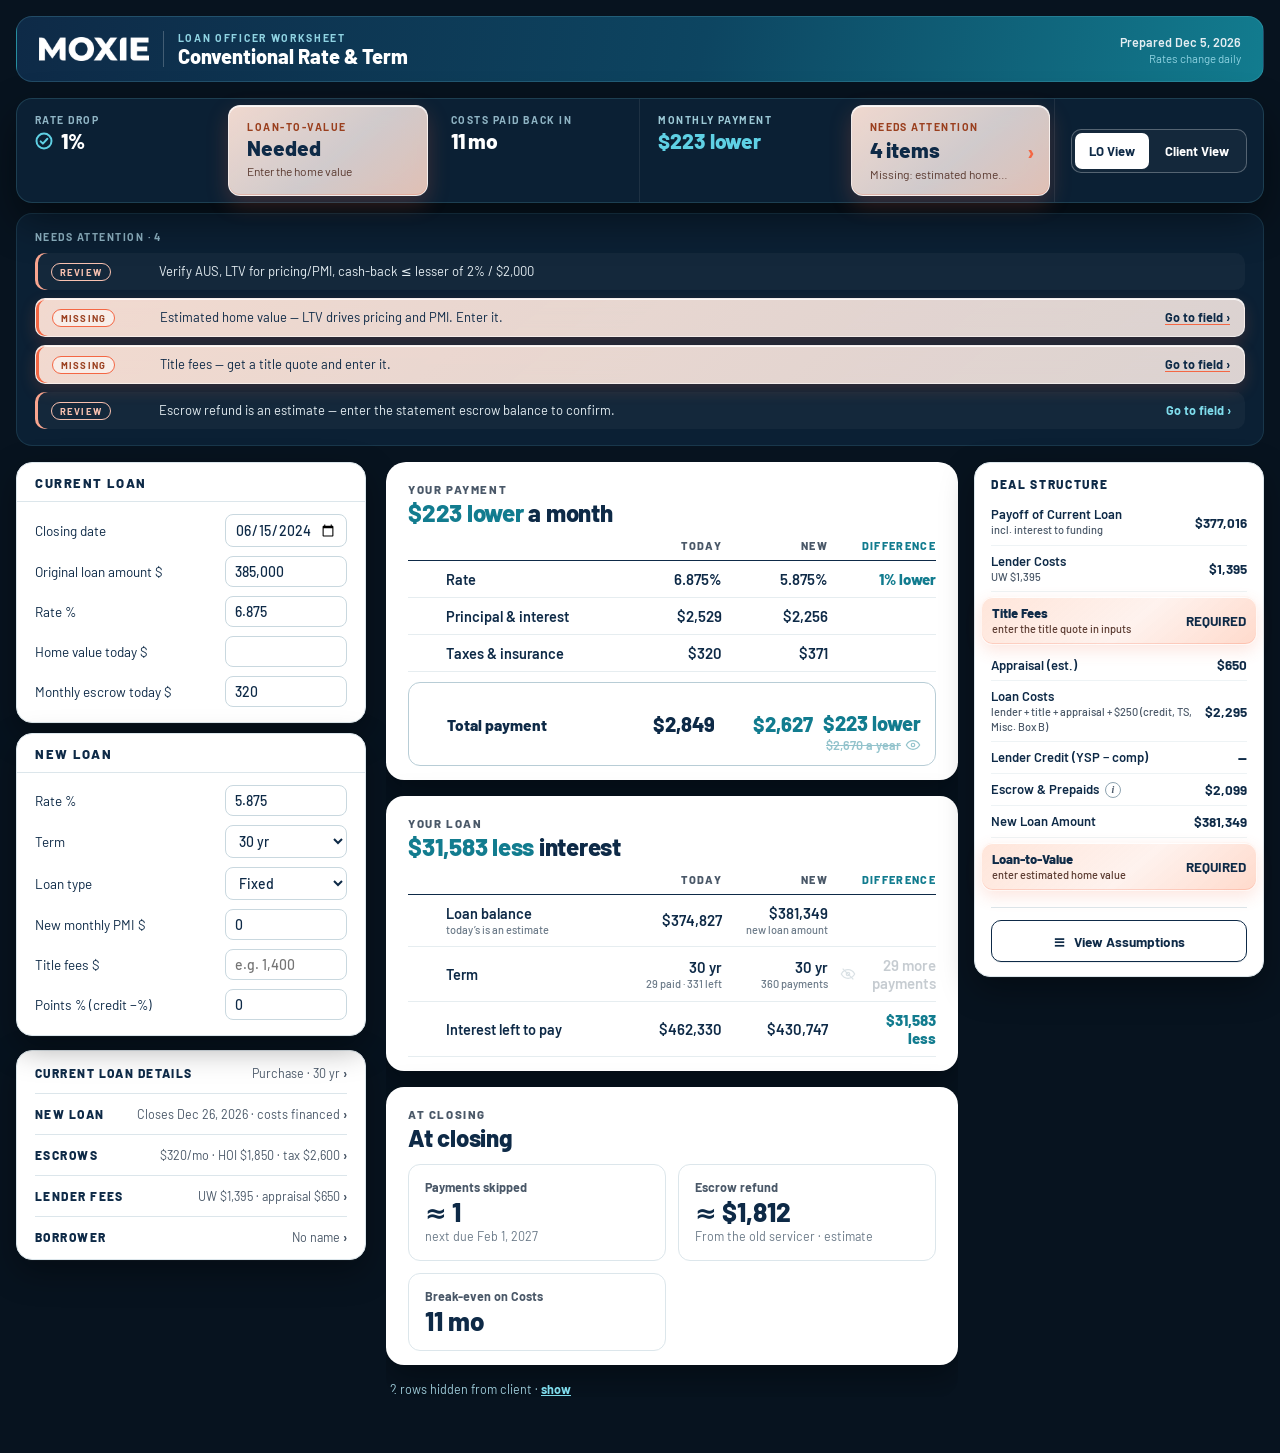
<file: conventional-rt/index.html>
<!doctype html>
<html lang="en">
<head>
<meta charset="utf-8">
<meta name="viewport" content="width=device-width, initial-scale=1">
<title>Moxie Conventional Rate & Term — LO Worksheet</title>
<meta name="claude:viewport-fit-sides" content="cover">
<style>
/* Layout: Moxie-style comparison sheet — gray label rail, boxed Current/New value columns, green savings. Input rail left (LO only). */
:root{
  --bg:#f3f5f6; --sheet:#ffffff; --ink:#111417; --muted:#6b7a82;
  --cell:#d9dde0; --cell-ink:#111417; --box:#ffffff; --box-line:#1c2327;
  --moxie:#19b8cc; --moxie-deep:#0e8c9c; --save:#1fa05a;
  --line:#dfe5e8; --bad:#c0392b; --warn-soft:#faf2dd; --warn:#8a6210;
  --ok-soft:#e4f4ec; --ok:#157a4a; --bad-soft:#fbeae8;
  --font-head:'Barlow Semi Condensed',system-ui,sans-serif;
  --font-body:'Public Sans',system-ui,sans-serif;
}
@media (prefers-color-scheme: dark){ :root:not([data-theme="light"]){
  --bg:#0f1719; --sheet:#151f23; --ink:#e8f1f3; --muted:#8aa0a8;
  --cell:#223034; --cell-ink:#dcebee; --box:#0f1719; --box-line:#49626b;
  --moxie:#2fd0e4; --moxie-deep:#8fe6f0; --save:#43cf85;
  --line:#243338; --bad:#f08a7d; --warn-soft:#332a12; --warn:#e3b65a;
  --ok-soft:#123327; --ok:#4cc98a; --bad-soft:#3a1b17;
  color-scheme:dark;
}}
:root[data-theme="dark"]{
  --bg:#0f1719; --sheet:#151f23; --ink:#e8f1f3; --muted:#8aa0a8;
  --cell:#223034; --cell-ink:#dcebee; --box:#0f1719; --box-line:#49626b;
  --moxie:#2fd0e4; --moxie-deep:#8fe6f0; --save:#43cf85;
  --line:#243338; --bad:#f08a7d; --warn-soft:#332a12; --warn:#e3b65a;
  --ok-soft:#123327; --ok:#4cc98a; --bad-soft:#3a1b17;
  color-scheme:dark;
}
*{box-sizing:border-box}
body{background:var(--bg); color:var(--ink); font-family:var(--font-body); font-size:14px; margin:0;
  padding-left:max(16px,env(safe-area-inset-left,0px)); padding-right:max(16px,env(safe-area-inset-right,0px)); padding-block:0 56px;}
.wrap{max-width:1560px; margin:0 auto}
header.app{display:flex; flex-wrap:wrap; gap:12px; align-items:center; justify-content:space-between; padding-block:16px 8px}
.brand h1{font-family:var(--font-head); font-weight:700; font-size:24px; margin:0}
.brand h1 b{color:var(--moxie)}
.mode{display:flex; border:1.5px solid var(--moxie); border-radius:999px; overflow:hidden}
.mode button{border:0; background:transparent; color:var(--moxie-deep); font:600 13px var(--font-body); padding:8px 16px; cursor:pointer}
.mode button.on{background:var(--moxie); color:#fff}
nav.tabs{display:flex; gap:8px; flex-wrap:wrap; margin-block:6px 16px}
nav.tabs button{font:600 13px var(--font-head); letter-spacing:.4px; text-transform:uppercase; border:1px solid var(--line);
  background:var(--sheet); color:var(--muted); padding:9px 14px; border-radius:8px; cursor:pointer}
nav.tabs button.on{background:var(--moxie); color:#fff; border-color:var(--moxie)}
.grid{display:grid; grid-template-columns:minmax(290px,350px) 1fr; gap:18px; align-items:start}
@media(max-width:880px){ .grid{grid-template-columns:1fr} }
.card{background:var(--sheet); border:1px solid var(--line); border-radius:10px}
.card h2{font:700 12.5px var(--font-head); letter-spacing:.8px; text-transform:uppercase; color:var(--muted); margin:0; padding:12px 16px 10px; border-bottom:1px solid var(--line)}
.card .body{padding:12px 16px}
fieldset{border:0; margin:0 0 12px; padding:0}
fieldset legend{font:700 11.5px var(--font-head); letter-spacing:.7px; text-transform:uppercase; color:var(--moxie-deep); margin-bottom:7px; padding:0}
.f{display:grid; grid-template-columns:1fr 122px; gap:5px 10px; align-items:center; margin-bottom:7px}
.f label{font-size:12.5px}
.f .hint{grid-column:1/-1; color:var(--muted); font-size:11px; margin-top:-3px}
input,select{font:500 13px var(--font-body); color:var(--ink); background:var(--bg); border:1px solid var(--line);
  border-radius:6px; padding:6px 8px; width:100%; font-variant-numeric:tabular-nums}
input:focus,select:focus{outline:2px solid var(--moxie); outline-offset:1px}
input[type=checkbox]{width:17px; height:17px; justify-self:end; accent-color:var(--moxie)}

/* ======= the sheet ======= */
.sheet{background:var(--sheet); border:1.5px solid var(--box-line); border-radius:6px; padding:18px 18px 22px; max-width:920px; min-width:0; overflow:hidden}
.srow>*{min-width:0}
body.client .sheet{margin:0 auto}
.srow{display:grid; grid-template-columns:26px minmax(130px,170px) 1fr 1fr minmax(96px,0.9fr); gap:6px 8px; align-items:stretch; margin-bottom:6px}
body.client .srow{grid-template-columns:minmax(130px,170px) 1fr 1fr minmax(96px,0.9fr)}
@media(max-width:560px){ .srow{grid-template-columns:22px 92px 1fr 1fr 86px} body.client .srow{grid-template-columns:88px 1fr 1fr 86px} }
.dcell{display:flex; gap:5px; align-items:center; justify-content:center; font-size:12.5px; padding:7px 6px}
.dcell span{overflow-wrap:anywhere}
.dcell .eye{flex:none}
.dcell.doff{opacity:.38}
body.client .dcell.doff{visibility:hidden}
body.client .srow>span:first-child{display:none}
body.client .cnote{grid-column:1/-1 !important}
body.client .rgrid{grid-template-columns:1fr; justify-items:center}
body.client .lblc .sub{display:none}
body.client .lblc .sub.subc{display:inline}
body.client .losub{display:none}
.morerow{display:none !important}
body.showmore:not(.client) .morerow{display:grid !important}
.showmore-row{padding:6px 0 0; display:flex; justify-content:center}
.shead{margin-bottom:12px}
.shead .logo{display:flex; flex-direction:column; justify-content:center; padding:4px 2px}
.logo .mm{font:800 30px/0.9 var(--font-head); color:var(--moxie); letter-spacing:1px}
.logo .m1{font:800 19px/1.1 var(--font-head); color:var(--moxie); letter-spacing:2.5px}
.logo .m2{font:600 9px var(--font-body); color:var(--moxie); letter-spacing:3.6px}
.logo .m3{font:500 6.6px var(--font-body); color:var(--muted); letter-spacing:1.4px; margin-top:2px}
.colhead{background:var(--cell); color:var(--cell-ink); font:700 13.5px var(--font-body); display:flex; align-items:center; justify-content:center; border-radius:3px; min-height:56px}
.lblc{background:var(--cell); color:var(--cell-ink); font:700 12.5px var(--font-body); display:flex; align-items:center; padding:7px 12px; border-radius:3px}
.lblc .sub{font-weight:500; color:var(--muted); font-size:10.5px; margin-left:6px}
.vbox{background:var(--box); border:1px solid var(--box-line); border-radius:3px; display:flex; align-items:center; justify-content:center;
  font:600 13.5px var(--font-body); font-variant-numeric:tabular-nums; padding:7px 10px; min-height:33px; text-align:center}
.vbox.dash{border-style:dashed}
.vbox.save{color:var(--save); font-weight:700}
.vbox.bad{color:var(--bad)}
.vbox.blank{border-color:transparent; background:transparent}
.vbox .mini{font-weight:500; font-size:10.5px; color:var(--muted); margin-left:6px}
.gap{height:12px}
.srow.off{opacity:.38}
body.client .srow.off{display:none}
body.client .lo-only{display:none !important}
.eye{border:0; background:transparent; cursor:pointer; color:var(--muted); padding:0; line-height:0; border-radius:5px; align-self:center; justify-self:center}
.eye:hover{color:var(--moxie-deep)}
.eye svg{width:16px; height:16px; stroke:currentColor; fill:none; stroke-width:1.8}
.srow.off .eye{color:var(--bad)}
body.client .eye{display:none}
.secttl{grid-column:2/-1; font:700 11px var(--font-head); letter-spacing:1px; text-transform:uppercase; color:var(--muted); padding:8px 2px 2px}
body.client .secttl{grid-column:1/-1}
.rgrid{display:grid; grid-template-columns:minmax(0,920px) minmax(230px,290px); gap:16px; align-items:start}
@media(max-width:1060px){ .rgrid{grid-template-columns:1fr} .lopanel{position:static} }
.lopanel{position:sticky; top:12px; background:var(--sheet); border:1px solid var(--line); border-radius:10px; padding:12px 14px; max-height:calc(100vh - 24px); overflow-y:auto}
.lopanel .lp-h{font:700 11px var(--font-head); letter-spacing:1px; text-transform:uppercase; color:var(--muted); margin-bottom:8px}
.lopanel .pills{flex-direction:column; align-items:stretch; padding:0 0 4px}
.lopanel .pill{border-radius:8px; padding:7px 10px; white-space:normal; line-height:1.35}
.lopanel .sugg{margin-top:10px; padding:8px 11px}
.pills{display:flex; flex-wrap:wrap; gap:7px; padding:12px 0 2px}
.pill{font:600 11.5px var(--font-body); border-radius:999px; padding:5px 11px 5px 9px; display:inline-flex; gap:6px; align-items:center}
.pill.ok{background:var(--ok-soft); color:var(--ok)} .pill.no{background:var(--bad-soft); color:var(--bad)} .pill.warn{background:var(--warn-soft); color:var(--warn)}
.note{color:var(--muted); font-size:11px; padding-top:8px}
.debts table{width:100%; border-collapse:collapse; font-variant-numeric:tabular-nums}
.debts th{font:700 10.5px var(--font-head); letter-spacing:.6px; text-transform:uppercase; color:var(--muted); text-align:left; padding:3px 5px}
.debts td{padding:2px 2px}
.debts td input{padding:5px 7px}
.debts td.n input{text-align:right}
.debts .del{border:0; background:transparent; color:var(--bad); font-size:16px; cursor:pointer; padding:2px 6px}
.addbtn{margin-top:7px; border:1.5px dashed var(--moxie); color:var(--moxie-deep); background:transparent; border-radius:7px; padding:6px 11px; font:600 12px var(--font-body); cursor:pointer}
.clientbar{display:none; color:var(--muted); font-size:11.5px; max-width:760px; margin:0 auto 12px}
body.client .clientbar{display:block}
body.client .inputs-col{display:none}
body.client .grid{grid-template-columns:1fr}
body.client nav.tabs{display:none}
.disc{display:none; color:var(--muted); font-size:10.5px; max-width:760px; margin:14px auto 0}
body.client .disc{display:block}
.forline{font:600 13px var(--font-body); color:var(--ink); padding:2px 2px 10px}
.forline .sub2{color:var(--muted); font-weight:500}
.sugg{margin-top:14px; border:1.5px dashed var(--moxie); border-radius:8px; padding:10px 14px}
.sugg .sugg-h{font:700 11px var(--font-head); letter-spacing:1px; text-transform:uppercase; color:var(--moxie-deep); margin-bottom:6px}
.sugg ul{margin:0; padding-left:18px}
.sugg li{font-size:12.5px; margin-bottom:5px}
.sugg li b{color:var(--moxie-deep)}
.togglebtn{cursor:pointer; border:1.5px solid var(--moxie); background:transparent; color:var(--moxie-deep); font:600 12.5px var(--font-body)}
.togglebtn.on{background:var(--moxie); color:#fff}
.ackbtn{border-color:var(--bad); color:var(--bad)}
.ackbtn.on{background:var(--bad); color:#fff; border-color:var(--bad)}
.missingrow .lblc{background:var(--bad); color:#fff; font-weight:800}
.missingrow .lblc .sub{color:#ffd9d4}
.missingrow .vbox{border-color:var(--bad); border-width:2px; color:var(--bad); font-weight:800}
.cnote{border:1.5px solid var(--moxie); background:var(--sheet); color:var(--moxie-deep); border-radius:6px; padding:9px 12px; font:600 13px var(--font-body)}
</style>
<style>@font-face{font-family:'Barlow';font-style:normal;font-weight:400;font-display:swap;src:url([data-uri]) format('woff2')}@font-face{font-family:'Barlow';font-style:normal;font-weight:500;font-display:swap;src:url([data-uri]) format('woff2')}@font-face{font-family:'Barlow';font-style:normal;font-weight:600;font-display:swap;src:url([data-uri]) format('woff2')}@font-face{font-family:'Barlow';font-style:normal;font-weight:700;font-display:swap;src:url([data-uri]) format('woff2')}@font-face{font-family:'Barlow';font-style:normal;font-weight:800;font-display:swap;src:url([data-uri]) format('woff2')}</style>
<style>
/* ===== Moxie brand skin — visual only. Loaded last; changes color, type and shape, never math or behavior. =====
   Tokens: Barlow, navy #0E2A47, blue #1C97AE, deep teal #127C8F, orange #F46744, teal→navy gradient. No green. */
:root, :root:not([data-theme="light"]), :root[data-theme="dark"]{
  --bg:#F4F8FA; --sheet:#ffffff; --ink:#0E2A47; --muted:#4A5868;
  --cell:#EAF3F6; --cell-ink:#0E2A47; --box:#ffffff; --box-line:#B8CDD6;
  --moxie:#1C97AE; --moxie-deep:#127C8F; --save:#127C8F; --orange:#F46744; --navy:#0E2A47;
  --line:#DCE6EB; --bad:#C2362B; --warn-soft:#FDF3E2; --warn:#8A5A0B;
  --ok-soft:#E8F5F8; --ok:#127C8F; --bad-soft:#FCEBE8; --blue-tint:#EEF8FA; --orange-tint:#FEF0EB;
  --font-head:'Barlow',system-ui,-apple-system,'Segoe UI',sans-serif;
  --font-body:'Barlow',system-ui,-apple-system,'Segoe UI',sans-serif;
  color-scheme:light;
}
body{font-size:14.5px; -webkit-font-smoothing:antialiased; padding-block:16px 56px}

/* ---- header: brand gradient band ---- */
header.app{background:linear-gradient(315deg,#1C97AE 0%,#0D4E66 42%,#0E2A47 100%); color:#fff; border-radius:20px;
  padding:18px 22px; margin-bottom:16px; gap:14px 18px; box-shadow:0 10px 30px rgba(14,42,71,.14)}
.brand{display:flex; align-items:center; gap:16px; min-width:0}
.brand .mx-wm{height:30px; width:auto; display:block}
.brand .mx-sep{width:1px; align-self:stretch; background:rgba(255,255,255,.28)}
.brand .mx-eb{margin:0 0 1px; font:700 11px var(--font-head); letter-spacing:.14em; text-transform:uppercase; color:#7FDCEC}
.brand h1{font:800 23px/1.1 var(--font-head); letter-spacing:-.01em; color:#fff; margin:0}
.mode{border:1.5px solid rgba(255,255,255,.7); border-radius:12px; background:rgba(255,255,255,.06)}
.mode button{color:#fff; font:700 13.5px var(--font-body); padding:8px 15px}
.mode button.on{background:#fff; color:var(--navy)}
.mode button:focus-visible{outline:3px solid #7FDCEC; outline-offset:2px}

/* ---- input rail ---- */
.grid{gap:20px}
.card{border-radius:16px; border-color:var(--line); box-shadow:0 1px 2px rgba(14,42,71,.04)}
.card h2{font:800 13px var(--font-head); letter-spacing:.12em; color:var(--navy); padding:14px 18px 12px}
.card .body{padding:14px 18px}
fieldset legend{font:700 11.5px var(--font-head); letter-spacing:.12em; color:var(--moxie-deep)}
.f label{font-size:13.5px; color:var(--ink)}
.f .hint{font-size:11.5px}
input,select{font:500 14px var(--font-body); color:var(--ink); background:#fff; border:1px solid #C9D8DF; border-radius:8px; padding:6px 9px}
input:hover,select:hover{border-color:#9FBAC5}
input:focus,select:focus{outline:2px solid var(--moxie); outline-offset:0; border-color:var(--moxie)}
input[type=checkbox]{accent-color:var(--moxie-deep)}
details summary{color:var(--moxie-deep) !important; letter-spacing:.1em !important}
.addbtn{border-radius:10px; font:700 12.5px var(--font-body); border-color:var(--moxie); color:var(--moxie-deep)}
.addbtn:hover{background:#EAF3F6}

/* ---- the sheet ---- */
.sheet{border:1px solid var(--line); border-radius:20px; padding:20px 20px 24px; box-shadow:0 10px 30px rgba(14,42,71,.07)}
.shead{margin-bottom:14px}
.shead .logo{gap:5px; padding:4px 2px}
.logo .mx-wm-n{width:100%; max-width:150px; height:auto; display:block}
.logo .m3{font:600 7px var(--font-body); letter-spacing:.16em; color:var(--muted); margin:0}
.colhead{background:var(--navy); color:#fff; font:700 14.5px var(--font-head); border-radius:10px; min-height:56px; padding:6px 8px; text-align:center; line-height:1.15}
.shead .colhead:last-child{background:var(--moxie-deep)}
.lblc{font:600 13px var(--font-body); border-radius:8px; padding:7px 12px; line-height:1.25}
.lblc .sub{font-size:11px}
.vbox{border-radius:8px; border-color:var(--box-line); font:600 14.5px var(--font-body); color:var(--ink)}
.vbox.save{color:#127C8F; font-weight:800; background:#F6FBFC; border-color:#9BD3DF}
.vbox.bad{color:var(--navy); background:var(--orange-tint); border-color:#F7A68F; font-weight:800}
.vbox.blank{background:transparent; border-color:transparent}
.vbox .mini{font-size:11px}
.dcell.save{color:#127C8F}
.secttl{display:flex; align-items:center; gap:8px; font:800 11.5px var(--font-head); letter-spacing:.14em; color:var(--moxie-deep); padding:10px 2px 3px}
.secttl::before{content:''; width:18px; height:3px; border-radius:2px; background:var(--orange); flex:none}
.eye:hover{color:var(--moxie-deep)}
.missingrow .lblc{background:var(--bad)}
.cnote{border-radius:10px; font:600 13.5px var(--font-body); background:#F2F9FB}
.forline{font:600 14px var(--font-body)}
.clientbar{font-size:12.5px}
.disc{font-size:11px; line-height:1.5}
.togglebtn{border-radius:8px; font:700 12.5px var(--font-body)}

/* ---- LO panel, checks & suggestions ---- */
.lopanel{border-radius:16px; border-color:var(--line); padding:14px 16px; box-shadow:0 1px 2px rgba(14,42,71,.04)}
.lopanel .lp-h{font:800 12px var(--font-head); letter-spacing:.14em; color:var(--navy)}
.pill{font:600 12px var(--font-body)}
.lopanel .pill{border-radius:10px}
.pill.ok{background:#E8F5F8; color:#127C8F}
.pill.no{background:var(--orange-tint); color:var(--navy); box-shadow:inset 3px 0 0 #F46744}
.pill.warn{background:#FFF6F2; color:var(--navy); box-shadow:inset 3px 0 0 #F9A58F}
.sugg{border-radius:12px; border-color:var(--moxie)}
.sugg .sugg-h{font:800 11.5px var(--font-head); letter-spacing:.12em}
.sugg li{font-size:13px}
.note{font-size:11.5px; line-height:1.45}

@media (max-width:640px){
  header.app{padding:16px; border-radius:16px}
  .brand .mx-wm{height:24px}
  .brand h1{font-size:20px}
}
@media print{
  *{-webkit-print-color-adjust:exact !important; print-color-adjust:exact !important}
  .sheet,.card,.lopanel,header.app{box-shadow:none !important}
}
/* labels: name on one line, the small note underneath (keeps long labels from stacking word by word) */
.lblc{flex-wrap:wrap; align-content:center; column-gap:6px}
.lblc .sub{flex-basis:100%; margin-left:0; margin-top:1px; line-height:1.3}

/* ===== Streamlined layout (Nov 14): verdict strip · essentials-first inputs · deal structure in the LO panel · three-block sheet.
   Layout only — every number still comes from the calculator's own code. ===== */
[hidden]{display:none !important}  /* fixes rows meant to hide (HOI month, 2nd tax month) showing anyway */

/* ---- 1. verdict strip ---- */
.mx-verdict{display:grid; grid-template-columns:repeat(auto-fit,minmax(min(100%,190px),1fr)); gap:12px; margin:0 0 16px}
body.client .mx-verdict{display:none}
.mx-vt{background:#fff; border:1px solid var(--line); border-radius:16px; padding:14px 16px; display:flex; flex-direction:column; gap:4px; min-width:0; text-align:left; font:inherit; color:var(--ink)}
.mx-vt .k{margin:0; font:800 11.5px var(--font-head); letter-spacing:.12em; text-transform:uppercase; color:var(--muted)}
.mx-vt .big{margin:0; display:flex; align-items:center; gap:8px; font:800 24px/1.1 var(--font-head); font-variant-numeric:tabular-nums}
.mx-vt .big svg{width:22px; height:22px; flex:none; fill:none; stroke:currentColor; stroke-width:2.6; stroke-linecap:round; stroke-linejoin:round}
.mx-vt .s{margin:0; font-size:12.5px; color:var(--muted); line-height:1.35}
.mx-vt.pass .big{color:#127C8F}
.mx-vt.fail{background:var(--orange-tint); border-color:#F7A68F} .mx-vt.fail .big{color:var(--navy)}
.mx-vt.hero{background:linear-gradient(315deg,#1C97AE 0%,#127C8F 100%); border-color:transparent; color:#fff}
.mx-vt.hero .k,.mx-vt.hero .s{color:#E3F5F9}
.mx-vt.hero.neg{background:#fff; color:var(--ink); border-color:#F7A68F} .mx-vt.hero.neg .k,.mx-vt.hero.neg .s{color:var(--muted)}
.mx-vt.rev{cursor:pointer}
.mx-vt.rev.fail .k{color:#B4532F}
.mx-vt.rev.warnonly{background:#FFF6F2; border-color:#F9C9B9}
.mx-vt.rev .big{font-size:15px; font-weight:700; line-height:1.3; font-family:var(--font-body)}
.mx-vt.rev .s b{color:var(--navy); text-decoration:underline; text-decoration-color:var(--orange)}
.mx-vt.rev:focus-visible{outline:3px solid var(--moxie); outline-offset:2px}

/* ---- 2. essentials-first inputs ---- */
.mx-ess h2{display:flex; justify-content:space-between; align-items:baseline}
.mx-ess h2 span{font:700 12px var(--font-body); letter-spacing:0; text-transform:none; color:#127C8F}
.mx-ess h2 span.miss{color:var(--bad)}
.mx-grp{margin:0 0 8px; font:700 11.5px var(--font-head); letter-spacing:.12em; text-transform:uppercase; color:var(--moxie-deep)}
.mx-grp.second{margin-top:12px}
.mx-essrow > .hint{display:none}
.mx-more{background:var(--sheet); border:1px solid var(--line); border-radius:16px; padding:2px 18px; margin-top:14px}
.mx-sec{border-top:1px solid var(--line)} .mx-sec:first-child{border-top:0}
.mx-sec > summary{cursor:pointer; list-style:none; display:flex; justify-content:space-between; align-items:center; gap:10px; padding:12px 0; color:var(--ink) !important; letter-spacing:0 !important}
.mx-sec > summary::-webkit-details-marker{display:none}
.mx-sec > summary b{font:800 12px var(--font-head); letter-spacing:.12em; text-transform:uppercase; color:var(--navy); white-space:nowrap}
.mx-sec > summary span{font-size:12.5px; color:var(--muted); text-align:right; overflow:hidden; text-overflow:ellipsis; white-space:nowrap; min-width:0}
.mx-sec > summary span::after{content:' ›'; color:var(--moxie-deep); font-weight:700}
.mx-sec[open] > summary span::after{content:' ⌄'}
.mx-sec-body{padding:2px 0 10px}

/* ---- 3. deal structure in the LO panel ---- */
.lopanel{display:flex; flex-direction:column; gap:0}
.mx-ack{margin:6px 0 2px}
.mx-ack .togglebtn{width:100%; min-height:44px; padding:8px 10px; border-radius:10px}
.mx-deal{margin-top:14px; padding-top:12px; border-top:1px solid var(--line)}
.mx-deal .srow{grid-template-columns:minmax(0,1fr) auto; gap:4px 10px; margin:0; padding:7px 0; border-bottom:1px solid #EEF3F5; align-items:center}
.mx-deal .srow > .eye, .mx-deal .srow > .vbox.blank, .mx-deal .srow > span:first-child{display:none !important}
.mx-deal .srow.off{opacity:1}
.mx-deal .lblc{background:transparent; padding:0; font:600 13px var(--font-body); border-radius:0; display:block}
.mx-deal .lblc .sub{display:block !important; margin:1px 0 0; font-size:11px}
.mx-deal .vbox{border:0; background:transparent; min-height:0; padding:0; font:700 13.5px var(--font-body); justify-content:flex-end; text-align:right}
.mx-deal .vbox.save{color:#127C8F; background:transparent}
.mx-deal .vbox.bad{background:transparent; color:var(--bad)}
.mx-deal .vbox.togglebtn{border:0; border-radius:999px; padding:6px 12px; background:var(--moxie); color:#fff; font:700 12.5px var(--font-body)}
.mx-deal .vbox.togglebtn:not(.on){background:#EAF3F6; color:var(--navy)}
.mx-deal .srow.mx-zero{display:none !important}
.mx-deal .showmore-row{padding:8px 0 0; border:0}
.mx-deal .showmore-row .addbtn{width:100%; min-height:40px; margin:0}
.mx-assume{margin-top:12px; border-top:1px solid var(--line)}
.mx-assume > summary{cursor:pointer; padding:10px 0 4px; font:800 12px var(--font-head) !important; letter-spacing:.12em !important; text-transform:uppercase; color:var(--navy) !important}
.mx-assume .note{padding-top:4px}

/* ---- 4. three-block sheet ---- */
.lblc.mx-totl{background:var(--navy); color:#fff}
.srow.mx-tot .vbox{font-size:16.5px; font-weight:800}
.vbox .mx-vs{display:block; font-size:11px; font-weight:500; color:var(--muted); margin-top:1px}
.vbox{flex-direction:column}
.dcell{flex-direction:row}
.mx-hidden-line{margin:12px 0 0 34px; font-size:12.5px; color:var(--muted)}
.mx-hidden-line button{border:0; background:none; padding:0; color:var(--moxie-deep); font:700 12.5px var(--font-body); text-decoration:underline; cursor:pointer}
body:not(.client):not(.mx-showhid) .sheet .srow.off:not(.missingrow){display:none}
body.client .mx-hidden-line{display:none}

.mx-deal .showmore-row{grid-column:1/-1 !important}
.mx-vt .s{display:-webkit-box; -webkit-line-clamp:3; -webkit-box-orient:vertical; overflow:hidden}

.lopanel{position:static; max-height:none; overflow:visible}
@media (max-width:560px){ .mx-verdict{grid-template-columns:1fr 1fr} .mx-vt.hero,.mx-vt.rev{grid-column:1/-1} .mx-vt .big{font-size:20px} }

/* ===================== Calmer color system (Nov 14, pass 2) =====================
   Navy = structure. Moxie blue/teal = the good news, used on the few numbers that matter.
   Orange = needs attention (missing, failing, costs more). Everything else stays neutral. */
.lblc{background:#F4F8FA}
.vbox{border-color:#DCE6EB}
.shead .colhead, .shead .colhead:last-child{background:transparent; color:var(--navy); border-radius:0; min-height:40px; border-bottom:2px solid var(--navy);
  font:800 12.5px var(--font-head); letter-spacing:.12em; text-transform:uppercase; align-self:end}
.shead .colhead:last-child{color:#127C8F; border-bottom-color:#1C97AE}
.secttl{color:var(--navy)} .secttl::before{background:#B8CDD6}
.vbox.save, .dcell.save{color:#127C8F; background:#fff; border-color:#DCE6EB; font-weight:800}
.vbox.bad, .dcell.bad{color:#9A3F1E; background:#FEF0EB; border-color:#F7A68F; font-weight:800}
.dcell.mx-trade{color:var(--muted); background:#fff; border-color:#DCE6EB; font-weight:600}
.lblc.mx-totl{background:#F4F8FA; color:var(--navy); font-weight:800}
.srow.mx-tot .vbox{border-color:#B8CDD6; border-width:1.5px}
.srow.mx-tot .vbox.save, .srow.mx-tot .dcell.save{background:#EEF8FA; border-color:#9BD3DF}
.missingrow .lblc{background:#FEF0EB; color:var(--navy); box-shadow:inset 3px 0 0 #F46744; font-weight:800}
.missingrow .lblc .sub{color:#9A3F1E}
.missingrow .vbox{border-color:#F46744; border-width:1.5px; color:#9A3F1E}
.cnote{background:#F4F8FA; border:0; color:var(--ink); font-weight:600}
.eye{color:#9FB2BC}
/* verdict */
.mx-vt.hero, .mx-vt.hero.neg{background:#fff; border-color:var(--line); color:var(--ink)}
.mx-vt.hero .k, .mx-vt.hero .s{color:var(--muted)}
.mx-vt.hero .big{color:#127C8F; font-size:28px}
.mx-vt.hero.neg{background:#FEF0EB; border-color:#F7A68F} .mx-vt.hero.neg .big{color:#9A3F1E}
.mx-vt.fail .big{color:#9A3F1E}
.mx-vt.rev.warnonly{background:#fff; border-color:var(--line); box-shadow:inset 4px 0 0 #F9A58F}
.mx-vt.rev.fail .k{color:#9A3F1E}
/* inputs */
.mx-grp{color:var(--muted)}
.mx-ess h2 span{color:var(--muted)} .mx-ess h2 span.miss{color:#9A3F1E}
.mx-sec > summary span::after{color:var(--muted)}
/* LO panel */
.pill.ok{background:transparent; color:#127C8F; padding-left:0; box-shadow:none}
.pill.warn{background:#fff; color:var(--navy); box-shadow:inset 3px 0 0 #F9A58F}
.pill.no{background:#FEF0EB; color:var(--navy); box-shadow:inset 3px 0 0 #F46744}
.ackbtn{border-color:#F46744; color:#9A3F1E; background:#fff}
.ackbtn.on{background:#F4F8FA; color:var(--navy); border-color:#DCE6EB}
.mx-deal .vbox.save{color:var(--ink)}
.mx-deal .vbox.togglebtn{background:var(--navy)}
.mx-deal .showmore-row .addbtn{border:1px solid var(--line); color:var(--navy)}
.sugg{border:0; border-top:1px solid var(--line); border-radius:0; padding:12px 0 0; margin-top:14px}
.sugg .sugg-h{color:var(--navy)} .sugg li b{color:var(--navy)}

/* ===================== Client view — designed like the Debt Consolidation client sheet ===================== */
.mx-cv{display:none}
body.client .mx-cv{display:block}
body.client .sheet > .srow:not(.shead), body.client .sheet > .gap, body.client .sheet > .mx-hidden-line{display:none !important}
body.client .shead .colhead{display:none}
body.client .clientbar, body.client .disc{display:none !important}
.mx-cvdate{display:none}
body.client .mx-cvdate{display:block; grid-column:-3/-1; align-self:end; justify-self:end; text-align:right; font-size:12px; color:var(--muted)}
.mx-cvdate span{display:block; font-size:11px; opacity:.85}
body.client .sheet{max-width:1100px}
.cv-card{border:1px solid var(--line); border-radius:16px; background:#fff}
.cv-snap{padding:18px 20px 16px; background:linear-gradient(135deg,#EEF8FA 0%,#fff 70%)}
.cv-snap.neg{background:#FEF0EB}
.cv-h{margin:0; font:800 24px/1.2 var(--font-head); color:var(--ink); letter-spacing:-.01em}
.cv-h b{color:#127C8F} .cv-snap.neg .cv-h b{color:var(--navy); text-decoration:underline; text-decoration-color:#F46744; text-decoration-thickness:3px}
.cv-s{margin:4px 0 14px; font-size:13.5px; color:var(--muted)} .cv-s b{color:var(--ink)}
.cv-bars .r{display:grid; grid-template-columns:76px 1fr 108px; align-items:center; gap:12px; margin-bottom:10px}
.cv-bars .l{font:700 13px var(--font-body)}
.cv-bars .bar{display:flex; gap:0; height:34px; min-width:0; border-radius:7px; overflow:hidden}
.cv-bars .bar i{display:flex; align-items:center; justify-content:center; height:100%; font-style:normal; min-width:6px; overflow:hidden}
.cv-bars .bar i span{font:700 12.5px var(--font-body); white-space:nowrap; overflow:hidden; text-overflow:ellipsis; padding:0 8px}
.cv-bars i.now{background:#F46744; color:var(--navy)}
.cv-bars i.new{background:#0E2A47; color:#fff}
.cv-bars i.keep{background:rgba(28,151,174,.16); border:1.5px dashed #1C97AE; border-radius:0 7px 7px 0; color:#127C8F; font-weight:800}
.cv-bars .v{font:800 17px var(--font-body); text-align:right; font-variant-numeric:tabular-nums} .cv-bars .v small{font-size:11px; font-weight:600; color:var(--muted); margin-left:2px}
.cv-bars .v.now{color:var(--navy)} .cv-bars .v.new{color:#127C8F}
.cv-loan{display:flex; align-items:center; gap:10px 16px; flex-wrap:wrap; margin-top:12px; padding-top:12px; border-top:1px solid var(--line)}
.cv-loan > p{margin:0; width:110px; font:800 11.5px var(--font-head); letter-spacing:.12em; text-transform:uppercase; color:#127C8F}
.cv-loan dl{margin:0; flex:1; display:grid; grid-template-columns:repeat(auto-fit,minmax(150px,1fr)); gap:10px}
.cv-loan dl > div{background:#fff; border:1px solid var(--line); border-radius:10px; padding:8px 12px}
.cv-loan dt{font-size:11.5px; color:var(--muted)}
.cv-loan dd{margin:1px 0 0; font:800 17px var(--font-head); color:var(--ink); font-variant-numeric:tabular-nums}
.cv-loan dd small{margin-left:6px; font:700 11.5px var(--font-body); color:#127C8F}
.cv-sect{display:flex; align-items:center; gap:8px; margin:24px 0 10px; font:800 11.5px var(--font-head); letter-spacing:.14em; text-transform:uppercase; color:#127C8F}
.cv-sect::before{content:''; width:18px; height:3px; border-radius:2px; background:#F46744}
.cv-two{display:grid; grid-template-columns:1fr 1fr; gap:16px}
.cv-pc{border-radius:16px; padding:20px 22px 18px; display:flex; flex-direction:column; -webkit-print-color-adjust:exact; print-color-adjust:exact}
.cv-pc.now{background:#fff; border:1px solid var(--line)} .cv-pc.new{background:#0E2A47; color:#fff}
.cv-pc h3{margin:0 0 12px; font:800 12px var(--font-head); letter-spacing:.12em; text-transform:uppercase}
.cv-pc.now h3{color:#C2362B} .cv-pc.new h3{color:#7FDCEC}
.cv-pc ul{list-style:none; margin:0 0 16px; padding:0; display:flex; flex-direction:column; gap:9px}
.cv-pc li{display:flex; justify-content:space-between; gap:10px; font-size:14px}
.cv-pc li b{font-weight:700; font-variant-numeric:tabular-nums}
.cv-pc.new li{color:#C9D6DF} .cv-pc.new li b{color:#fff}
.cv-tot{margin-top:auto; padding-top:14px; border-top:1px solid var(--line); display:flex; justify-content:space-between; align-items:baseline}
.cv-pc.new .cv-tot{border-top-color:rgba(255,255,255,.18)}
.cv-tot span{font-size:13px; color:var(--muted)} .cv-pc.new .cv-tot span{color:#C9D6DF}
.cv-tot b{font:800 30px/1 var(--font-head); font-variant-numeric:tabular-nums}
.cv-pc.now .cv-tot b{color:#C2362B} .cv-pc.new .cv-tot b{color:#7FDCEC}
.cv-int{overflow:hidden; border-color:#BFE3EB}
.cv-int-hero{display:flex; flex-wrap:wrap; gap:8px 28px; align-items:flex-end; justify-content:space-between; padding:14px 20px; background:linear-gradient(135deg,#E8F5F8 0%,#F4FAFC 60%,#fff 100%); border-bottom:1px solid #D2EBF1}
.cv-int-hero .k{margin:0; font:800 11.5px var(--font-head); letter-spacing:.14em; text-transform:uppercase; color:#127C8F}
.cv-int-hero .n{margin:2px 0 0; font:800 50px/1 var(--font-head); letter-spacing:-.02em; color:#127C8F; font-variant-numeric:tabular-nums}
.cv-int-hero .t{margin:0 0 4px; max-width:420px; text-align:right; font-size:13px; line-height:1.4; color:var(--ink)}
.cv-int-hero.plain{background:#fff} .cv-int-hero.plain .n,.cv-int-hero.plain .k{color:var(--navy)}
.cv-int-bars{padding:14px 20px 16px}
.cv-int-bars .r{display:grid; grid-template-columns:120px 1fr 110px; gap:12px; align-items:center; margin-bottom:10px; font-size:13px}
.cv-int-bars .l{font-weight:700} .cv-int-bars .l small{display:block; font-weight:400; color:var(--muted); font-size:11.5px}
.cv-int-bars .b{height:12px; background:#EEF3F5; border-radius:6px; overflow:hidden} .cv-int-bars .b i{display:block; height:100%; border-radius:6px}
.cv-int-bars b{text-align:right; font:800 15px var(--font-body); font-variant-numeric:tabular-nums}
.cv-three{display:grid; grid-template-columns:repeat(auto-fit,minmax(220px,1fr)); gap:12px}
.cv-tile{border:1px solid var(--line); border-radius:14px; padding:14px 16px; background:#fff}
.cv-tile .k{margin:0; font-size:12.5px; font-weight:700; color:var(--muted)}
.cv-tile .n{margin:2px 0 2px; font:800 26px/1.1 var(--font-head); color:var(--ink); font-variant-numeric:tabular-nums}
.cv-tile .s{margin:0; font-size:12.5px; color:var(--muted); line-height:1.4}
.cv-note{margin:12px 0 0; padding:10px 14px; border-radius:10px; background:#F4F8FA; font-size:14px; font-weight:600}
.cv-disc{margin-top:24px; padding-top:14px; border-top:1px solid var(--line); font-size:11px; line-height:1.5; color:var(--muted)}
.cv-disc p{margin:0 0 7px} .cv-disc b{color:var(--ink)}
.cv-disc .h{font:800 12px var(--font-head); letter-spacing:.12em; text-transform:uppercase; color:var(--ink); margin-bottom:8px}
.cv-disc .lic{display:flex; gap:10px; align-items:flex-start; margin-top:10px; padding-top:10px; border-top:1px solid var(--line)}
.cv-disc .lic svg{width:26px; height:26px; flex:none; color:var(--ink)}
@media (max-width:640px){ .cv-two{grid-template-columns:1fr} .cv-h{font-size:20px} .cv-bars .r{grid-template-columns:58px 1fr 88px; gap:8px} .cv-int-hero .t{text-align:left} .cv-int-bars .r{grid-template-columns:90px 1fr 90px} }

/* ===================== Dark workspace + sticky verdict (Nov 14, pass 3) =====================
   Page background goes dark; inputs, the sheet and the LO panel stay light so the work reads clearly.
   The verdict strip sticks to the top as its own dark navy band. */
:root, :root:not([data-theme="light"]), :root[data-theme="dark"]{ --bg:#07131F }
body{background:#07131F; color:var(--ink)}
header.app{box-shadow:none; border:1px solid rgba(255,255,255,.08)}
.card, .mx-more, .sheet, .lopanel{box-shadow:0 1px 0 rgba(255,255,255,.03), 0 12px 32px rgba(0,0,0,.35)}
.forline{color:#C9D6DF}
body.client .clientbar, body.client .disc{color:#C9D6DF}

.mx-verdict{position:sticky; top:10px; z-index:30; gap:0; padding:6px; border-radius:18px;
  background:#0E2A47; border:1px solid rgba(127,220,236,.28);
  box-shadow:0 14px 36px rgba(0,0,0,.55), inset 0 1px 0 rgba(255,255,255,.06)}
.mx-vt{background:transparent; border:0; border-radius:12px; color:#fff; padding:12px 16px}
.mx-vt + .mx-vt{box-shadow:inset 1px 0 0 rgba(255,255,255,.12)}
.mx-vt .k{color:#9CC9D6}
.mx-vt .s{color:#C9D6DF}
.mx-vt.pass .big{color:#7FDCEC}
.mx-vt.hero, .mx-vt.hero.neg{background:transparent; border:0; color:#fff}
.mx-vt.hero .k{color:#9CC9D6} .mx-vt.hero .s{color:#C9D6DF}
.mx-vt.hero .big{color:#7FDCEC}
/* needs attention: the only light tiles on the band, so they jump out */
.mx-vt.fail, .mx-vt.hero.neg{background:#FEF0EB; color:var(--navy); box-shadow:inset 0 0 0 1.5px #F46744 !important; margin:2px}
.mx-vt.fail .k, .mx-vt.hero.neg .k{color:#9A3F1E}
.mx-vt.fail .s, .mx-vt.hero.neg .s{color:var(--ink)}
.mx-vt.fail .big, .mx-vt.hero.neg .big{color:#9A3F1E}
.mx-vt.rev.warnonly{background:rgba(244,103,68,.12); border:0; box-shadow:inset 4px 0 0 #F9A58F !important; color:#fff; margin:2px}
.mx-vt.rev.warnonly .k{color:#F9C2B1} .mx-vt.rev.warnonly .s b{color:#fff}
.mx-vt.rev.fail .s b{color:var(--navy)}
.mx-vt.rev:focus-visible{outline:3px solid #7FDCEC}
@media (max-width:760px){ .mx-verdict{position:static} .mx-vt + .mx-vt{box-shadow:inset 0 1px 0 rgba(255,255,255,.12)} }
.lopanel, #inputs input, #inputs select{scroll-margin-top:140px}

/* ---- checks drawer under the verdict bar ---- */
.mx-verdict{margin-bottom:8px}
.mx-checks{margin:0 0 16px; padding:10px; border-radius:16px; background:#0B2238; border:1px solid rgba(127,220,236,.18)}
body.client .mx-checks{display:none}
.mx-checks ul{list-style:none; margin:0; padding:0; display:grid; grid-template-columns:repeat(auto-fit,minmax(min(100%,420px),1fr)); gap:8px}
.mx-ck{display:flex; flex-wrap:wrap; align-items:center; gap:6px 10px; padding:10px 12px; border-radius:10px; font-size:13.5px; line-height:1.4}
.mx-ck .tx{flex:1 1 240px; min-width:0}
.mx-ck .tag{flex:none; font:800 10.5px var(--font-head); letter-spacing:.12em; text-transform:uppercase; padding:3px 7px; border-radius:6px}
.mx-ck.fail{background:#FEF0EB; color:var(--navy); box-shadow:inset 0 0 0 1.5px #F46744}
.mx-ck.fail .tag{background:#F46744; color:var(--navy)}
.mx-ck.warn{background:rgba(255,255,255,.06); color:#E4EDF2; box-shadow:inset 4px 0 0 #F9A58F}
.mx-ck.warn .tag{background:rgba(249,165,143,.2); color:#F9C2B1}
.mx-ck .go{flex:none; border:0; background:none; padding:0; font:700 13px var(--font-body); color:#9A3F1E; text-decoration:underline; text-decoration-color:#F46744; cursor:pointer}
.mx-ck .ackbtn{flex:none; width:auto; min-height:36px; padding:6px 12px; border-radius:8px; background:#fff; border:1.5px solid #F46744; color:#9A3F1E; font:700 12.5px var(--font-body)}
.mx-ck .ackbtn.on{background:#EAF3F6; border-color:#B8CDD6; color:var(--navy)}
.mx-ck.warn .ackbtn{background:transparent; color:#fff; border-color:#F9A58F}

.lopanel > .mx-deal:first-child{margin-top:0; padding-top:0; border-top:0}
.mx-deal .missingrow .lblc{background:transparent; box-shadow:none; color:#9A3F1E}

/* ===================== Pass 4: right-sized verdict bar, checks + suggestions drawer, essentials as two cards ===================== */
.mx-verdict{grid-template-columns:repeat(auto-fit,minmax(min(100%,170px),1fr)); padding:4px}
.mx-vt{padding:10px 14px; gap:2px; justify-content:center}
.mx-vt .k{font-size:10.5px}
.mx-vt .big{font-size:20px} .mx-vt .big svg{width:19px; height:19px}
.mx-vt.hero .big{font-size:24px}
.mx-vt .s{font-size:12px; -webkit-line-clamp:2}
.mx-vt.rev .big{font-size:14px}
/* drawer: checks left, suggestions right */
.mx-checks{display:grid; grid-template-columns:minmax(0,1.45fr) minmax(0,1fr); gap:10px 14px; padding:12px 14px; align-items:start}
.mx-checks:not(:has(.mx-sg)){grid-template-columns:1fr}
.mx-grp-h{margin:0 0 8px; font:800 10.5px var(--font-head); letter-spacing:.14em; text-transform:uppercase; color:#9CC9D6}
.mx-cklist{list-style:none; margin:0; padding:0; display:flex; flex-direction:column; gap:6px}
.mx-checks ul.mx-cklist{display:flex}
.mx-ck{padding:8px 12px; font-size:13px; line-height:1.4; gap:4px 10px; flex-wrap:nowrap; align-items:flex-start}
.mx-ck .tag{width:82px; text-align:center; margin-top:1px; font-size:10px; padding:3px 0}
.mx-ck .tx{flex:1 1 auto}
.mx-ck .go{margin-top:1px; white-space:nowrap}
.mx-ck .ackbtn{min-height:30px; padding:4px 10px; font-size:12px; white-space:normal; max-width:240px}
.mx-ck:has(.ackbtn){flex-wrap:wrap} .mx-ck:has(.ackbtn) .ackbtn{margin-left:92px}
.mx-ck-none{margin:0; display:flex; gap:8px; align-items:center; color:#7FDCEC; font-weight:700; font-size:13.5px}
.mx-ck-none svg{width:18px; height:18px; fill:none; stroke:currentColor; stroke-width:2.6; stroke-linecap:round; stroke-linejoin:round}
.mx-sg{border-left:1px solid rgba(255,255,255,.1); padding-left:14px; color:#E4EDF2; min-width:0}
.mx-sgh{margin:0 0 6px; font:700 13px var(--font-body); color:#fff} .mx-sgh span{font-weight:400; color:#9CC9D6; font-size:12px; margin-left:4px}
.mx-term table{width:100%; border-collapse:collapse; font-size:13px; font-variant-numeric:tabular-nums}
.mx-term th{text-align:left; font:700 10.5px var(--font-head); letter-spacing:.1em; text-transform:uppercase; color:#9CC9D6; padding:0 8px 4px 0; border-bottom:1px solid rgba(255,255,255,.12)}
.mx-term td{padding:5px 8px 5px 0; border-bottom:1px solid rgba(255,255,255,.06)}
.mx-term td:nth-child(2){color:#7FDCEC; font-weight:700}
.mx-term td span{color:#9CC9D6; font-size:11.5px; margin-left:4px}
.mx-term th:not(:first-child), .mx-term td:not(:first-child){text-align:right; padding-right:0; padding-left:8px}
.mx-facts{list-style:none; margin:10px 0 0; padding:0; display:flex; flex-direction:column; gap:6px; font-size:12.5px; line-height:1.45; color:#C9D6DF}
.mx-facts li{padding-left:12px; position:relative} .mx-facts li::before{content:''; position:absolute; left:0; top:.6em; width:5px; height:5px; border-radius:50%; background:#1C97AE}
@media (max-width:900px){ .mx-checks{grid-template-columns:1fr} .mx-sg{border-left:0; padding-left:0; border-top:1px solid rgba(255,255,255,.1); padding-top:10px} .mx-ck:has(.ackbtn) .ackbtn{margin-left:0} }
/* essentials: section label + two cards */
.mx-ess{display:flex; flex-direction:column; gap:10px}
.mx-ess-h{margin:2px 4px 0; font:800 12px var(--font-head); letter-spacing:.14em; text-transform:uppercase; color:#9CC9D6}
.mx-esscard h2{padding:12px 18px 10px}
.mx-esscard .body{padding:12px 18px 6px}
.mx-esscard .f{margin-bottom:9px}

.mx-ck{display:grid; grid-template-columns:82px minmax(0,1fr) auto; align-items:start}
.mx-ck .ackbtn, .mx-ck:has(.ackbtn) .ackbtn{grid-column:2 / -1; justify-self:start; margin:4px 0 0; max-width:none}
.mx-ck:not(:has(.tag)) .ackbtn{grid-column:1 / -1}
@media (max-width:560px){ .mx-ck{grid-template-columns:1fr} .mx-ck .tag{justify-self:start; width:auto; padding:3px 7px} .mx-ck .ackbtn{grid-column:1} }
@media (max-width:560px){
  .mx-ck:has(.ackbtn) .ackbtn, .mx-ck .ackbtn{grid-column:1 / -1}
  .mx-ck .go{justify-self:start}
  .mx-verdict .mx-vt:nth-child(4){grid-column:1/-1}
}

/* ---- max loan calc pop-out ---- */
.mx-modal{position:fixed; inset:0; z-index:100; background:rgba(4,12,22,.72); backdrop-filter:blur(3px); display:flex; align-items:center; justify-content:center; padding:20px}
.mx-modal[hidden]{display:none !important}
body.mx-modal-open{overflow:hidden}
.mx-dlg{width:min(760px,100%); max-height:calc(100vh - 40px); overflow:auto; background:#fff; border-radius:20px; box-shadow:0 30px 80px rgba(0,0,0,.5); color:var(--ink)}
.mx-dlg-h{display:flex; justify-content:space-between; align-items:flex-start; gap:16px; padding:22px 26px 16px; border-bottom:1px solid var(--line); position:sticky; top:0; background:#fff; border-radius:20px 20px 0 0}
.mx-dlg-h .k{margin:0; font:800 11px var(--font-head); letter-spacing:.14em; text-transform:uppercase; color:var(--muted)}
.mx-dlg-h h2{margin:2px 0 0; font:800 26px/1.15 var(--font-head); color:var(--navy)}
.mx-dlg-h .s{margin:4px 0 0; font-size:14px; color:var(--muted)}
.mx-x{flex:none; width:44px; height:44px; border-radius:12px; border:1px solid var(--line); background:#fff; color:var(--navy); font-size:16px; cursor:pointer}
.mx-x:hover{background:#F4F8FA}
.mx-steps{list-style:none; margin:0; padding:8px 26px 4px; counter-reset:st}
.mx-steps li{counter-increment:st; display:grid; grid-template-columns:32px minmax(0,1fr) auto; gap:4px 14px; align-items:start; padding:14px 0; border-bottom:1px solid #EEF3F5}
.mx-steps li::before{content:counter(st); width:26px; height:26px; border-radius:50%; background:#EAF3F6; color:var(--navy); font:800 12.5px/26px var(--font-head); text-align:center}
.mx-steps li b{display:block; font:700 16px var(--font-body); color:var(--navy)}
.mx-steps li span{display:block; margin-top:3px; font-size:13.5px; line-height:1.45; color:var(--muted)}
.mx-steps li em{font-style:normal; font:800 19px var(--font-head); color:var(--navy); font-variant-numeric:tabular-nums; text-align:right; white-space:nowrap}
.mx-steps li em.good{color:#127C8F}
.mx-steps li.res{background:#EEF8FA; border-radius:12px; border-bottom:0; margin:6px -12px; padding:14px 12px}
.mx-steps li.res::before{background:#1C97AE; color:#fff}
.mx-steps li.res em{font-size:22px; color:#127C8F}
.mx-steps li.bad{background:#FEF0EB; border-radius:12px; margin:6px -12px; padding:14px 12px; box-shadow:inset 0 0 0 1.5px #F46744}
.mx-steps li.bad em{color:#9A3F1E}
.mx-dlg-f{display:flex; justify-content:flex-end; padding:14px 26px 22px}
.mx-done{min-height:44px; padding:0 22px; border:0; border-radius:12px; background:var(--navy); color:#fff; font:700 14px var(--font-body); cursor:pointer}
@media (max-width:560px){ .mx-dlg-h{padding:18px} .mx-steps{padding:6px 18px} .mx-steps li{grid-template-columns:28px 1fr} .mx-steps li em{grid-column:2; text-align:left} }

/* ===================== Pass 5: sheet as three cards (LO view) ===================== */
body:not(.client) .sheet{background:transparent; border:0; box-shadow:none; padding:0; display:flex; flex-direction:column; gap:16px}
body:not(.client) .sheet > .shead, body:not(.client) .sheet > .forline{display:none}
body.client .sheet > .mx-scard{display:none !important}
.mx-scard{background:#fff; border-radius:18px; padding:20px 22px 14px; box-shadow:0 12px 32px rgba(0,0,0,.35)}
.mx-sh{margin:0 0 12px}
.mx-sh .k{margin:0 0 3px; font:800 11.5px var(--font-head); letter-spacing:.14em; text-transform:uppercase; color:var(--muted)}
.mx-sh .h{margin:0; font:800 24px/1.15 var(--font-head); color:var(--navy); letter-spacing:-.01em}
.mx-sh .g{color:#127C8F} .mx-sh .b{color:#9A3F1E} .mx-sh .n{color:var(--navy)}
/* table rows: plain lines, numbers right-aligned */
.mx-scard .srow{margin:0; gap:0 12px; align-items:center}
.mx-scard .srow:not(.mx-th):not(.mx-tot){padding:9px 0; border-bottom:1px solid #E6EDF0}
.mx-scard .srow:last-child{border-bottom:0}
.mx-th{padding:0 0 8px !important; border-bottom:1.5px solid var(--navy) !important}
.mx-th span{font:800 11px var(--font-head); letter-spacing:.12em; text-transform:uppercase; color:var(--muted); text-align:right}
.mx-th span:last-child{color:#127C8F}
.mx-scard .lblc{background:transparent !important; padding:0; border-radius:0; font:600 14.5px var(--font-body); color:var(--navy); box-shadow:none}
.mx-scard .lblc .sub{color:#6B7A88}
.mx-scard .vbox{border:0; background:transparent; min-height:0; padding:0; align-items:flex-end; text-align:right; font:600 15px var(--font-body)}
.mx-scard .vbox.blank{visibility:hidden}
.mx-scard .vbox .mx-vs{color:#6B7A88}
.mx-scard .vbox.save, .mx-scard .dcell.save{color:#127C8F; background:transparent; font-weight:800}
.mx-scard .vbox.bad, .mx-scard .dcell.bad{color:#9A3F1E; background:transparent; font-weight:800}
.mx-scard .dcell{justify-content:flex-end; gap:6px}
.mx-scard .dcell.mx-trade{color:#6B7A88; font-weight:600}
.mx-scard .missingrow .lblc{color:#9A3F1E}
.mx-scard .missingrow .lblc .sub{color:#9A3F1E}
/* total payment: the one boxed row */
.mx-scard .srow.mx-tot{margin-top:10px; padding:12px 14px 12px 0; border:1.5px solid #B8CDD6; border-radius:12px}
.mx-scard .srow.mx-tot .lblc{font-weight:800; font-size:15.5px}
.mx-scard .srow.mx-tot .vbox{font-size:20px; font-weight:800; border:0}
.mx-scard .srow.mx-tot .vbox.save, .mx-scard .srow.mx-tot .dcell.save{background:transparent}
.mx-scard .srow.mx-tot.missingrow{border-color:#F46744}
.mx-yr{display:flex; align-items:center; justify-content:flex-end; gap:4px; font:600 12.5px var(--font-body); color:#127C8F; margin-top:2px}
.mx-yr.off{opacity:.45; text-decoration:line-through}
.mx-yr .eye{width:auto; padding:0; border:0; background:none; cursor:pointer; color:inherit}
.srow.mx-folded{display:none !important}
/* eye icons only on the row you point at (and on rows already hidden) */
body:not(.client) .mx-scard .eye{opacity:0; transition:opacity .12s}
body:not(.client) .mx-scard .srow:hover .eye, body:not(.client) .mx-scard .srow:focus-within .eye,
body:not(.client) .mx-scard .srow.off > .eye, body:not(.client) .mx-scard .dcell.doff .eye, body:not(.client) .mx-scard .mx-yr.off .eye{opacity:1}
body:not(.client) .mx-scard .srow:hover:not(.mx-th):not(.mx-tot){background:#F7FAFB}
/* at closing: tiles */
.mx-tiles{display:grid; grid-template-columns:repeat(auto-fit,minmax(min(100%,190px),1fr)); gap:12px}
.mx-tiles > .srow{position:relative; display:flex !important; flex-direction:column; align-items:flex-start; gap:2px; padding:14px 16px !important; border:1px solid var(--line) !important; border-radius:12px; background:#fff}
.mx-tiles > .srow > .vbox.blank{display:none}
.mx-tiles > .srow > .eye{position:absolute; top:10px; right:10px}
.mx-tiles .lblc{font:700 12.5px var(--font-body) !important; color:var(--muted) !important}
.mx-tiles .vbox{align-items:flex-start; text-align:left; font:800 26px/1.15 var(--font-head) !important; color:var(--navy)}
.mx-tiles .vbox.save{color:var(--navy) !important}
.mx-tiles .srow:has(.vbox.bad){background:#FEF0EB; border-color:#F46744 !important; box-shadow:inset 0 0 0 .5px #F46744}
.mx-tiles .srow:has(.vbox.bad) .lblc{color:#9A3F1E !important}
.mx-tiles .vbox.bad{color:var(--navy) !important}
.mx-tnote{display:block; font-size:12.5px; color:#6B7A88; line-height:1.4}
.mx-c-close > .srow{border:0 !important; padding:0 !important; margin-top:12px; grid-template-columns:28px 1fr !important}
.mx-c-close .cnote{grid-column:2 / -1 !important; background:#F4F8FA; border:0; border-radius:10px; padding:10px 14px}
.mx-hidden-line{margin:0 4px; color:#9CC9D6} .mx-hidden-line button{color:#7FDCEC}
.mx-scard .srow.mx-tot .dcell{flex-wrap:wrap; justify-content:flex-end; align-content:center; row-gap:0}
.mx-scard .srow.mx-tot .dcell > span:not(.mx-yr){white-space:nowrap}
.mx-yr{flex-basis:100%}
.cv-bars i.keep span{padding:0 4px}
@media (max-width:640px){
  .mx-scard{padding:16px 14px 10px}
  .mx-scard .srow{grid-template-columns:0 minmax(84px,1.1fr) repeat(3,minmax(0,1fr)) !important; column-gap:8px !important}
  .mx-scard .srow > .eye{display:none}
  .mx-scard .lblc{font-size:13px}
  .mx-scard .vbox{font-size:13.5px}
  .mx-scard .srow.mx-tot{padding:10px 10px 10px 0}
  .mx-scard .srow.mx-tot .vbox{font-size:15px}
  .mx-scard .srow.mx-tot .dcell > span:not(.mx-yr){white-space:normal; text-align:right}
  .mx-th span{font-size:10px; letter-spacing:.06em}
  .mx-sh .h{font-size:20px}
}
@media (max-width:640px){ .mx-scard .srow > .eye{display:flex; visibility:hidden; width:0; min-width:0; padding:0; overflow:hidden} }

/* ---- the LO/Client switch lives on the right end of the sticky bar ---- */
.mx-bar{position:sticky; top:10px; z-index:30; display:flex; align-items:stretch; gap:6px; margin:0 0 8px; padding:4px; border-radius:18px;
  background:#0E2A47; border:1px solid rgba(127,220,236,.28); box-shadow:0 14px 36px rgba(0,0,0,.55), inset 0 1px 0 rgba(255,255,255,.06)}
.mx-bar > .mx-verdict{position:static; flex:1 1 auto; min-width:0; margin:0; padding:0; background:transparent; border:0; border-radius:0; box-shadow:none}
.mx-modeslot{flex:none; display:flex; align-items:center; padding:0 10px 0 12px; box-shadow:inset 1px 0 0 rgba(255,255,255,.12)}
body.client .mx-bar{background:transparent; border:0; box-shadow:none; padding:0; justify-content:flex-end}
body.client .mx-modeslot{box-shadow:none; padding:0; background:#0E2A47; border:1px solid rgba(127,220,236,.28); border-radius:14px; padding:6px}
header.app{justify-content:flex-start}
@media (max-width:760px){ .mx-bar{position:static; flex-direction:column} .mx-modeslot{box-shadow:inset 0 1px 0 rgba(255,255,255,.12); padding:10px; justify-content:flex-end} .mx-bar > .mx-verdict{position:static} }

/* ---- embedded in a web page: the host scrolls, so the bar is pinned by script and the pop-out sits in the visible area ---- */
html.mx-embed body{padding-bottom:24px}
html.mx-hosted .mx-bar{position:relative; top:auto; will-change:transform}
html.mx-hosted .mx-modal{position:absolute; inset:auto 0 auto 0; top:var(--mx-vtop,0px); height:var(--mx-vh,100vh)}
html.mx-hosted .mx-dlg{max-height:calc(var(--mx-vh,100vh) - 40px)}
html.mx-hosted body.mx-modal-open{overflow:visible}

/* ===================== Pass 6 (Nov 15): refined top sections ===================== */
/* header: slimmer, calmer, with a quiet meta line on the right */
header.app{padding:14px 22px; border-radius:16px; justify-content:space-between; background:linear-gradient(100deg,#0E2A47 0%,#0D4561 55%,#127C8F 100%); border:1px solid rgba(127,220,236,.18)}
.brand{gap:14px} .brand .mx-wm{height:24px} .brand .mx-sep{background:rgba(255,255,255,.22)}
.brand .mx-eb{font-size:10.5px; letter-spacing:.16em; color:#8FD3E2}
.brand h1{font-size:20px; letter-spacing:0}
.mx-hmeta{margin:0; text-align:right; font:600 12.5px var(--font-body); color:#E4EDF2}
.mx-hmeta span{display:block; margin-top:1px; font-size:11.5px; font-weight:400; color:#8FD3E2}

/* verdict bar: one even row of tiles, same rhythm in every tile */
.mx-bar{border-radius:16px; padding:0; gap:0; background:#0B2034; border:1px solid rgba(127,220,236,.16); box-shadow:0 18px 40px rgba(0,0,0,.45)}
.mx-bar > .mx-verdict{grid-template-columns:repeat(5,minmax(0,1fr))}
.mx-vt{position:relative; margin:0 !important; padding:14px 18px 13px; border-radius:0; gap:3px; justify-content:flex-start; min-height:84px; box-shadow:none !important; background:transparent}
.mx-vt + .mx-vt{border-left:1px solid rgba(255,255,255,.08)}
.mx-vt:first-child{border-radius:15px 0 0 15px}
.mx-vt .k{font:700 10.5px var(--font-head); letter-spacing:.14em; color:#8FB4C4}
.mx-vt .big{font:800 21px/1.15 var(--font-head); color:#fff; letter-spacing:-.005em}
.mx-vt .big svg{width:18px; height:18px}
.mx-vt .s{font-size:12px; color:#9FB6C3; -webkit-line-clamp:1}
.mx-vt.pass .big{color:#fff} .mx-vt.pass .big svg{color:#5FD0E4}
.mx-vt.hero .big, .mx-vt.hero.neg .big{font-size:21px; color:#5FD0E4}
/* needs attention: tinted tile with an orange edge (no boxes inside the band) */
.mx-vt.fail, .mx-vt.hero.neg, .mx-vt.rev.fail{background:linear-gradient(180deg,rgba(244,103,68,.20),rgba(244,103,68,.10)) !important; color:#fff}
.mx-vt.fail::before, .mx-vt.hero.neg::before, .mx-vt.rev::before{content:''; position:absolute; left:0; right:0; top:0; height:3px; background:#F46744}
.mx-vt.rev.warnonly{background:rgba(249,165,143,.08) !important} .mx-vt.rev.warnonly::before{background:#F9A58F}
.mx-vt.fail .k, .mx-vt.hero.neg .k, .mx-vt.rev .k{color:#FFB39E}
.mx-vt.fail .big, .mx-vt.hero.neg .big, .mx-vt.rev .big{color:#fff; font-family:var(--font-head); font-size:21px; font-weight:800}
.mx-vt.fail .s, .mx-vt.hero.neg .s, .mx-vt.rev .s{color:#F3D3C8}
.mx-vt.rev{cursor:pointer; text-align:left; border:0; padding-right:34px}
.mx-vt.rev:hover{filter:brightness(1.08)}
.mx-chev{position:absolute; right:14px; top:50%; transform:translateY(-50%); font:700 22px var(--font-head); color:#FFB39E}
.mx-modeslot{padding:0 16px; border-left:1px solid rgba(255,255,255,.08); box-shadow:none}
.mode{border:1px solid rgba(255,255,255,.28); border-radius:10px; background:rgba(255,255,255,.04); padding:3px; gap:2px}
.mode button{border-radius:7px; padding:7px 14px; font-size:13px; min-height:36px}
.mode button.on{background:#fff; color:#0E2A47}
.mode button:not(.on):hover{background:rgba(255,255,255,.08)}

/* drawer: quiet rows on the dark panel, colour only in the left edge and tag */
.mx-checks{margin-top:10px; padding:16px 18px; border-radius:16px; background:#0B2034; border:1px solid rgba(127,220,236,.12); gap:12px 22px}
.mx-grp-h{display:flex; align-items:center; gap:8px; font:700 10.5px var(--font-head); letter-spacing:.14em; color:#8FB4C4; margin-bottom:10px}
.mx-cklist{gap:6px}
.mx-ck, .mx-ck.fail, .mx-ck.warn{background:rgba(255,255,255,.035); color:#E4EDF2; box-shadow:inset 3px 0 0 #F46744; border-radius:10px; padding:9px 14px 9px 16px; grid-template-columns:96px minmax(0,1fr) auto; column-gap:12px; font-size:13px; line-height:1.45}
.mx-ck.warn{box-shadow:inset 3px 0 0 #F9A58F}
.mx-ck .tag, .mx-ck.fail .tag, .mx-ck.warn .tag{width:auto; justify-self:start; background:transparent; border:1px solid currentColor; padding:2px 8px; border-radius:999px; font:700 9.5px var(--font-head); letter-spacing:.12em}
.mx-ck.fail .tag{color:#FF9C82} .mx-ck.warn .tag{color:#F9C2B1}
.mx-ck .go{color:#7FDCEC; text-decoration:none; font-weight:700; font-size:12.5px}
.mx-ck .go:hover{text-decoration:underline}
.mx-ck .ackbtn, .mx-ck.warn .ackbtn{background:transparent; border:1px solid #FF9C82; color:#FFD0C2; border-radius:8px; min-height:32px; padding:5px 12px; font:700 12px var(--font-body)}
.mx-ck .ackbtn:hover{background:rgba(244,103,68,.15)}
.mx-ck .ackbtn.on{background:rgba(127,220,236,.12); border-color:rgba(127,220,236,.5); color:#BFEFF7}
.mx-sg{border-left:1px solid rgba(255,255,255,.08); padding-left:22px}
.mx-sgh{font-size:13.5px} .mx-sgh span{color:#8FB4C4}
.mx-term th{color:#8FB4C4; border-bottom-color:rgba(255,255,255,.10)}
.mx-term td{border-bottom-color:rgba(255,255,255,.05); padding:7px 0} .mx-term td:not(:first-child){padding-left:8px}
.mx-term td:nth-child(2){color:#5FD0E4}
.mx-facts{color:#B9CCD6}
@media (max-width:1100px){ .mx-bar > .mx-verdict{grid-template-columns:repeat(auto-fit,minmax(min(100%,180px),1fr))} .mx-vt + .mx-vt{border-left:0; border-top:1px solid rgba(255,255,255,.08)} .mx-vt:first-child{border-radius:15px 15px 0 0} }
@media (max-width:640px){ header.app{padding:12px 16px} .mx-hmeta{display:none} .mx-ck, .mx-ck.fail, .mx-ck.warn{grid-template-columns:1fr} }
.mx-bar .mx-vt.fail, .mx-bar .mx-vt.hero.neg, .mx-bar .mx-vt.rev, .mx-bar .mx-vt.rev.warnonly{box-shadow:none !important; border-top:0; border-right:0; border-bottom:0}
.mx-ck .ackbtn, .mx-ck:has(.ackbtn) .ackbtn{width:auto !important; justify-self:start; margin-top:6px}
.mx-bar .mx-vt + .mx-vt.fail, .mx-bar .mx-vt + .mx-vt.rev, .mx-bar .mx-vt + .mx-vt.hero.neg{border-left:1px solid #0B2034}

/* ===================== Pass 7 (Nov 15) ===================== */
/* needs attention = peach glass (verdict tiles and the Missing / Restructure rows) */
.mx-bar .mx-vt.fail, .mx-bar .mx-vt.hero.neg, .mx-bar .mx-vt.rev.fail{
  background:linear-gradient(140deg,rgba(255,228,216,.94) 0%,rgba(254,240,235,.82) 55%,rgba(255,214,198,.88) 100%) !important;
  -webkit-backdrop-filter:blur(12px) saturate(160%); backdrop-filter:blur(12px) saturate(160%);
  border:1px solid rgba(255,255,255,.65) !important; border-radius:12px; margin:6px 4px !important;
  box-shadow:inset 0 1px 0 rgba(255,255,255,.85), inset 0 -1px 0 rgba(244,103,68,.25), 0 8px 22px rgba(244,103,68,.22) !important; color:var(--navy)}
.mx-bar .mx-vt.fail::before, .mx-bar .mx-vt.hero.neg::before, .mx-bar .mx-vt.rev.fail::before{display:none}
.mx-bar .mx-vt.fail .k, .mx-bar .mx-vt.hero.neg .k, .mx-bar .mx-vt.rev.fail .k{color:#9A3F1E}
.mx-bar .mx-vt.fail .big, .mx-bar .mx-vt.hero.neg .big, .mx-bar .mx-vt.rev.fail .big{color:#0E2A47}
.mx-bar .mx-vt.fail .s, .mx-bar .mx-vt.hero.neg .s, .mx-bar .mx-vt.rev.fail .s{color:#5A3A30}
.mx-bar .mx-vt.rev.fail .mx-chev{color:#F46744}
.mx-bar .mx-vt + .mx-vt.fail, .mx-bar .mx-vt + .mx-vt.rev.fail, .mx-bar .mx-vt + .mx-vt.hero.neg{border-left:1px solid rgba(255,255,255,.65) !important}
.mx-bar .mx-vt.fail + .mx-vt{border-left-color:transparent}
.mx-ck.fail{background:linear-gradient(140deg,rgba(255,228,216,.95),rgba(254,240,235,.86)) !important; -webkit-backdrop-filter:blur(10px); backdrop-filter:blur(10px);
  color:var(--navy) !important; box-shadow:inset 0 1px 0 rgba(255,255,255,.85), inset 3px 0 0 #F46744, 0 6px 16px rgba(244,103,68,.18) !important; border:1px solid rgba(255,255,255,.55)}
.mx-ck.fail .tag{color:#9A3F1E !important; border-color:#F46744 !important; background:rgba(255,255,255,.55) !important}
.mx-ck.fail .go{color:#0E2A47; text-decoration:underline; text-decoration-color:#F46744; text-underline-offset:2px}
/* acknowledge: a two-line button in the same column as "Go to field" */
.mx-ck .ackbtn.mx-ack2, .mx-ck:has(.ackbtn) .ackbtn.mx-ack2{grid-column:3 !important; grid-row:1; justify-self:end; align-self:start; margin:0 !important; width:auto !important;
  display:flex; flex-direction:column; align-items:center; gap:0; padding:6px 12px; min-height:0; border-radius:9px; line-height:1.2; text-align:center;
  background:#fff; border:1.5px solid #F46744; color:#9A3F1E; box-shadow:0 2px 6px rgba(244,103,68,.18)}
.mx-ack2 b{font:800 12.5px var(--font-body)} .mx-ack2 span{font:600 10.5px var(--font-body); color:#5A3A30}
.mx-ck .ackbtn.mx-ack2:hover{background:#FFF6F2}
.mx-ck .ackbtn.mx-ack2.on{background:#EAF3F6; border-color:#9BD3DF; color:#127C8F; box-shadow:none} .mx-ack2.on span{color:#4A5868}
.mx-ck.warn .ackbtn.mx-ack2{background:#fff}
/* deal panel: clear buttons + tooltips */
.mx-pbtn{display:inline-flex; align-items:center; justify-content:center; gap:8px; width:100%; min-height:42px; margin:0; padding:0 14px; border-radius:10px;
  border:1.5px solid #0E2A47 !important; background:#fff; color:#0E2A47 !important; font:700 13.5px var(--font-body) !important; cursor:pointer; box-shadow:0 1px 0 rgba(14,42,71,.08)}
.mx-pbtn:hover{background:#0E2A47; color:#fff !important} .mx-pbtn:focus-visible{outline:3px solid #1C97AE; outline-offset:2px}
.mx-bi{font-size:15px; line-height:1}
.mx-deal .showmore-row{padding-top:12px}
.mx-assume{margin-top:12px; padding-top:12px; border-top:1px solid var(--line)}
.mx-tip{position:relative; display:inline-flex; align-items:center; justify-content:center; width:16px; height:16px; margin-left:6px; vertical-align:1px; border-radius:50%;
  border:1.2px solid #8FA4B1; background:#fff; color:#4A5868; font:700 10px/1 Georgia,serif; font-style:italic; cursor:help; padding:0}
.mx-tip:hover, .mx-tip:focus-visible{border-color:#1C97AE; color:#127C8F; outline:none}
.mx-tip::after{content:attr(data-tip); position:absolute; z-index:50; right:-8px; bottom:calc(100% + 8px); width:240px; padding:9px 11px; border-radius:8px;
  background:#0E2A47; color:#fff; font:500 12px/1.45 var(--font-body); font-style:normal; text-align:left; box-shadow:0 10px 24px rgba(0,0,0,.25);
  opacity:0; visibility:hidden; transform:translateY(4px); transition:opacity .12s, transform .12s; pointer-events:none}
.mx-tip:hover::after, .mx-tip:focus-visible::after{opacity:1; visibility:visible; transform:none}
.mx-alist{margin:0; padding:10px 26px 6px 46px; display:flex; flex-direction:column; gap:10px; font-size:14.5px; line-height:1.5; color:var(--ink)}
.mx-alist li::marker{color:#1C97AE}

.mx-tip::after{display:none !important}
.mx-tipbox{position:absolute; z-index:120; max-width:260px; padding:9px 11px; border-radius:8px; background:#0E2A47; color:#fff; font:500 12px/1.45 var(--font-body); box-shadow:0 10px 24px rgba(0,0,0,.3); pointer-events:none}

/* ===================== Pass 8: concerns on the white cards use the same peach glass ===================== */
.mx-scard .srow.mx-tot.missingrow, .mx-scard .srow.missingrow:not(.mx-tot), .mx-deal .srow.missingrow,
.mx-tiles .srow:has(.vbox.bad){
  background:linear-gradient(140deg,rgba(255,228,216,.95) 0%,rgba(254,240,235,.86) 55%,rgba(255,214,198,.9) 100%) !important;
  -webkit-backdrop-filter:blur(10px) saturate(150%); backdrop-filter:blur(10px) saturate(150%);
  border:1px solid rgba(255,255,255,.7) !important; border-radius:12px;
  box-shadow:inset 0 1px 0 rgba(255,255,255,.9), inset 0 -1px 0 rgba(244,103,68,.22), 0 6px 16px rgba(244,103,68,.16) !important}
.mx-scard .srow.missingrow .lblc, .mx-scard .srow.missingrow .lblc .sub, .mx-scard .srow.missingrow .vbox,
.mx-deal .srow.missingrow .lblc, .mx-deal .srow.missingrow .lblc .sub, .mx-deal .srow.missingrow .vbox,
.mx-tiles .srow:has(.vbox.bad) .lblc, .mx-tiles .srow:has(.vbox.bad) .vbox{color:var(--navy) !important}
.mx-scard .srow.missingrow .lblc .sub, .mx-deal .srow.missingrow .lblc .sub{color:#5A3A30 !important}
.mx-scard .srow.mx-tot.missingrow .vbox.bad{color:var(--navy) !important}
.mx-deal .srow.missingrow{margin:4px -10px; padding:8px 10px !important; border-bottom:0}
.mx-scard .srow.missingrow:not(.mx-tot){margin:4px -10px; padding:9px 10px !important}
.mx-tiles .srow:has(.vbox.bad){border-color:rgba(255,255,255,.7) !important}
/* "$14,142 due" heading: the amount sits in a peach glass chip */
.mx-sh .b{display:inline-block; padding:1px 10px 3px; margin-right:2px; border-radius:10px; color:var(--navy);
  background:linear-gradient(140deg,rgba(255,228,216,.98),rgba(255,214,198,.92)); box-shadow:inset 0 1px 0 rgba(255,255,255,.9), 0 4px 12px rgba(244,103,68,.18)}
</style>
</head>
<body>

<div class="wrap">
<header class="app">
  <div class="brand"><img class="mx-wm" src="[data-uri]" alt="Moxie Mortgage" width="138" height="30"><span class="mx-sep" aria-hidden="true"></span><div><p class="mx-eb">Loan officer worksheet</p><h1>Conventional Rate &amp; Term</h1></div></div>
  <div class="mode" role="group" aria-label="View mode">
    <button id="loBtn" class="on" type="button">LO View</button>
    <button id="clBtn" type="button">Client View</button>
  </div>
</header>


<div class="grid">
  <div class="inputs-col" id="inputs"></div>
  <div>
    <div class="clientbar">Refinance comparison prepared by your Moxie Mortgage loan officer.</div>
    <div id="results"></div>
    <div class="disc">Estimates for discussion only — not a Loan Estimate, rate lock, or commitment to lend. Final figures subject to underwriting, payoff demand and final pricing. Moxie Mortgage, a division of NEXA Mortgage.</div>
  </div>
</div>
</div>

<script>
'use strict';
/* ---------- helpers ---------- */
const $=s=>document.querySelector(s);
const CUSHION=2; /* fixed per policy */
const fmt$=v=>isFinite(v)?(v<0?'−$':'$')+Math.abs(v).toLocaleString('en-US',{maximumFractionDigits:0}):'—';
const fmt$2=v=>fmt$(v); /* whole dollars everywhere per Drew */
const fmtPct=v=>isFinite(v)?v.toFixed(3).replace(/0+$/,'').replace(/\.$/,'')+'%':'—';
function pmt(P,rate,n){ if(!(P>0)||!(n>0)) return 0; const r=rate/1200; if(r===0) return P/n; return P*r/(1-Math.pow(1+r,-n)); }
function balAfter(P,rate,n,k){ if(!(P>0)) return 0; const r=rate/1200; k=Math.max(0,Math.min(k,n)); if(r===0) return P*(1-k/n);
  const m=pmt(P,rate,n); return P*Math.pow(1+r,k)-m*(Math.pow(1+r,k)-1)/r; }
function totInterest(P,rate,n){ return pmt(P,rate,n)*n-P; }
function monthsBetween(a,b){ return (b.getFullYear()-a.getFullYear())*12+(b.getMonth()-a.getMonth())+(b.getDate()>=a.getDate()?0:-1); }
function addMonths(d,m){ const x=new Date(d); x.setMonth(x.getMonth()+m); return x; }
function addDays(d,n){ const x=new Date(d); x.setDate(x.getDate()+n); return x; }
function parseDate(v){ if(!v) return null; const d=new Date(v+'T12:00:00'); return isNaN(d)?null:d; }
function iso(d){ return d.toISOString().slice(0,10); }
function fmtDate(d){ return d?d.toLocaleDateString('en-US',{month:'short',day:'numeric',year:'numeric'}):'—'; }
const TODAY=new Date(); TODAY.setHours(12,0,0,0);
/* federal holidays (actual dates) for rescission/funding math */
function fedHolidays(y){
  const d=(m,day)=>new Date(y,m,day,12);
  const nth=(m,dow,n)=>{const x=new Date(y,m,1,12);let c=0;for(;;){if(x.getDay()===dow){c++;if(c===n)return new Date(x);}x.setDate(x.getDate()+1);}};
  const last=(m,dow)=>{const x=new Date(y,m+1,0,12);while(x.getDay()!==dow)x.setDate(x.getDate()-1);return new Date(x);};
  return [d(0,1),nth(0,1,3),nth(1,1,3),last(4,1),d(5,19),d(6,4),nth(8,1,1),nth(9,1,2),d(10,11),nth(10,4,4),d(11,25)];
}
function isHoliday(dt){ return fedHolidays(dt.getFullYear()).some(h=>h.getMonth()===dt.getMonth()&&h.getDate()===dt.getDate()); }
/* Reg Z rescission: 3 business days after signing (Mon–Sat count; Sundays & federal holidays don't).
   Disbursement: next banking day (Mon–Fri, no holidays) after rescission expires. */
function fundingDate(close){
  let d=new Date(close), count=0;
  while(count<3){ d=addDays(d,1); if(d.getDay()!==0&&!isHoliday(d)) count++; }
  let f=addDays(d,1);
  while(f.getDay()===0||f.getDay()===6||isHoliday(f)) f=addDays(f,1);
  return f;
}
function firstOfNextMonth(d){ return new Date(d.getFullYear(), d.getMonth()+1, 1, 12); }
function firstPaymentFromClose(close){ return new Date(close.getFullYear(), close.getMonth()+2, 1, 12); }
function paymentsMadeBy(firstPay, asOf){ if(asOf<firstPay) return 0; return monthsBetween(firstPay, asOf)+1; }
/* lender-worksheet method: calendar months, open month -> FUNDING month (DATEDIF style), days ignored */
function ufmipRefundMonths(priorClose, fund){ return Math.max(1,(fund.getFullYear()-priorClose.getFullYear())*12+(fund.getMonth()-priorClose.getMonth())); }
function ufmipRefundPct(priorClose, fund){ const m=ufmipRefundMonths(priorClose,fund); if(m>36) return 0; return Math.max(10, 80-2*(m-1)); }
function escrowDeposit(items, firstPay){
  const monthly=items.reduce((s,i)=>s+i.annual/12,0); if(monthly<=0) return {deposit:0,monthly:0};
  let bal=0, minBal=0;
  for(let m=0;m<12;m++){ bal+=monthly;
    const mon=(firstPay.getMonth()+m)%12;
    items.forEach(i=>{ (i.dueMonths||[]).forEach(dm=>{ if(dm===mon) bal-=i.annual/(i.dueMonths.length); }); });
    minBal=Math.min(minBal,bal); }
  return {deposit:Math.max(0, CUSHION*monthly-minBal), monthly};
}
/* historical FHA annual MIP rate by case/closing era, term, orig LTV, loan size (30yr & 15yr tiers, simplified) */
function histMIPRate(close, base, ltv, termMonths){
  const d=iso(close), t15=termMonths<=180;
  const hbLimit=d>='2023-03-20'?726200:625500, hb=base>hbLimit;
  if(d>='2023-03-20'){ if(t15) return ltv<=90?(hb?0.40:0.15):(hb?0.65:0.40);
    return ltv<=95?(hb?0.70:0.50):(hb?0.75:0.55); }
  if(d>='2015-01-26'){ if(t15) return ltv<=90?(hb?0.70:0.45):(hb?0.95:0.70);
    return ltv<=95?(hb?1.00:0.80):(hb?1.05:0.85); }
  if(d>='2013-04-01'){ if(t15) return ltv<=90?0.45:0.70;
    return ltv<=95?(hb?1.50:1.30):(hb?1.55:1.35); }
  if(d>='2012-04-01') return ltv<=95?1.20:1.25;
  if(d>='2011-04-18') return ltv<=95?1.10:1.15;
  if(d>='2010-10-04') return ltv<=95?0.85:0.90;
  return 0.55;
}
/* current-era annual MIP tier (ML 2023-05) */
function newMIPTier(base,ltv,termMonths){ const t15=termMonths<=180, hb=base>726200;
  if(t15){ if(hb) return ltv<=78?0.15:(ltv<=90?0.40:0.65); return ltv<=90?0.15:0.40; }
  if(hb) return ltv<=95?0.70:0.75; return ltv<=95?0.50:0.55; }
const MONTHS=['Jan','Feb','Mar','Apr','May','Jun','Jul','Aug','Sep','Oct','Nov','Dec'];
const MONTHSF=['January','February','March','April','May','June','July','August','September','October','November','December'];
function monthSel(id,def){ return `<select id="${id}">${MONTHS.map((m,i)=>`<option value="${i}" ${i===def?'selected':''}>${m}</option>`).join('')}</select>`; }

/* ---------- state ---------- */
const S={ product:'conv', client:false, hidden:{}, dcType:'conv', borrower:{name:'',addr:'',zip:'',fico:''}, fhaBring:true, showMore:false, ackOver:false,
  debts:[ {name:'Visa',bal:8400,pay:260}, {name:'Capital One',bal:5200,pay:180}, {name:'Auto loan',bal:17500,pay:489} ] };
function gv(id,def){ const el=document.getElementById(id); if(!el) return def;
  if(el.type==='checkbox') return el.checked;
  if(el.type==='date'){ const d=parseDate(el.value); return d||def; }
  if(el.tagName==='SELECT') return el.value;
  const n=parseFloat(String(el.value).replace(/[,$%\s]/g,'')); return isFinite(n)?n:def; }

/* ---------- input builders ---------- */
function numF(id,label,val,hint,ph){ return `<div class="f"><label for="${id}">${label}</label><input id="${id}" inputmode="decimal" value="${val}" ${ph?`placeholder="${ph}"`:''}>${hint?`<div class="hint">${hint}</div>`:''}</div>`; }
function dateF(id,label,val,hint){ return `<div class="f"><label for="${id}">${label}</label><input type="date" id="${id}" value="${val}">${hint?`<div class="hint">${hint}</div>`:''}</div>`; }
function chkF(id,label,on,hint){ return `<div class="f"><label for="${id}">${label}</label><input type="checkbox" id="${id}" ${on?'checked':''}>${hint?`<div class="hint">${hint}</div>`:''}</div>`; }
function selF(id,label,opts,def,hint){ return `<div class="f"><label for="${id}">${label}</label><select id="${id}">${opts.map(o=>`<option value="${o[0]}" ${o[0]===def?'selected':''}>${o[1]}</option>`).join('')}</select>${hint?`<div class="hint">${hint}</div>`:''}</div>`; }

function currentLoanBlock(p){
  const d=addMonths(TODAY,-30);
  return `<fieldset><legend>Current loan</legend>
  ${dateF(p+'_close','Closing date of current loan', iso(new Date(d.getFullYear(),d.getMonth(),15,12)))}
  ${p==='fha'
    ? numF('fha_dp','Down payment % on purchase','3.5','Base loan = price − down payment; total = base + 1.75% UFMIP rolled in. All derived for you.')
      +numF('fha_oamt_ov','Original total loan (override) $','','From the statement if known. REQUIRED when last loan was a refinance.')
    : numF(p+'_oamt','Original loan amount','385,000')}
  ${numF(p+'_rate','Current rate %','6.875')}
  ${chkF(p+'_arm','Current loan is an ARM', false,'Rate resets — amortized estimates don’t work. Enter TODAY’s actual rate above and the statement balance below (required).')}
  ${selF(p+'_term','Original term',[['360','30 yr'],['300','25 yr'],['240','20 yr'],['180','15 yr'],['120','10 yr']],'360')}
  ${selF(p+'_ptype','Last loan was',[['purchase','Purchase'],['refi','Refinance']],'purchase')}
  ${numF(p+'_balov','Known balance (override)','','Optional — from credit or statement. Blank = amortized estimate.')}
  ${p==='va'?'':numF(p+'_mipnow','Current monthly MI'+(p==='fha'?'P':' / PMI')+' $', p==='fha'?'':'0', p==='fha'?'Blank = estimated from closing date, LTV & that era’s MIP table.':'')}
  ${numF(p+'_escnow','Current monthly escrow $','320','Taxes + insurance in today’s payment.')}
  ${numF(p+'_escbal','Current escrow balance $','','From the mortgage statement. Blank = ROUGH ESTIMATE only — confirm before quoting the refund.')}
  </fieldset>`;
}
function feeBlock(p, streamline){
  const fha=p==='fha';
  return `<fieldset><legend>Lender &amp; title fees</legend>
  ${numF(p+'_uw','Underwriting $', streamline?'595':'1,395', streamline?'Streamline default $595.':'Full doc default $1,395.')}
  ${chkF(p+'_proc','Add processor (+$'+(streamline?'599':'899')+')', false)}
  ${fha?'':((p==='conv'||p==='va')
    ? numF(p+'_pts','Points % (Lender Credit −%)','0','Positive = points charged. Negative = lender credit from pricing.')
    : numF(p+'_pts','Points %','0','Lender fee points, % of loan.'))}
  ${p==='conv'?numF('conv_appr','Appraisal (est.) $','650','Baseline estimate — adjust per AMC quote. Added to loan costs.'):''}
  ${numF(p+'_title','Title fees $','', 'Quote this per file.','e.g. 1,400')}
  ${p==='dc'
    ? numF('dc_creditflat','Lender credit $','0','Applied against costs if we have one.')
    : ''}
  </fieldset>`;
}
function newLoanBlock(p, opts={}){
  return `<fieldset><legend>New loan</legend>
  ${dateF(p+'_nclose','Estimated closing date', iso(addDays(TODAY,21)))}
  ${numF(p+'_nrate','New rate %', opts.nrate||'5.875')}
  ${selF(p+'_nterm','New term', Array.from({length:21},(_,i)=>{const y=30-i;return [String(y*12), y+' yr'];}), opts.nterm||'360','Flex terms — any year 10–30.')}
  ${opts.armOpts?selF(p+'_ntype','New loan type',[['fixed','Fixed']].concat(opts.armOpts.map(a=>[a,a+' ARM'])),'fixed','ARMs quote at the initial rate on a 30-yr amortization — the term select above is ignored.'):''}
  ${chkF(p+'_holding','Client holding payment until closing', false,'They’re skipping the payment due this month — adds last month’s full interest plus this month’s days to the payoff automatically.')}
  ${opts.extra||''}
  </fieldset>`;
}
function escrowBlock(p){
  const allowWaive=(p==='conv'||(p==='dc'&&S.dcType==='conv'));
  return `<fieldset><legend>Escrows <span style="text-transform:none;letter-spacing:0;color:var(--muted);font-weight:500">(2-mo cushion)</span></legend>
  ${allowWaive?chkF(p+'_waive','Waive escrows', false,'Client pays taxes & insurance directly — removed from both payments for apples-to-apples.'):''}
  ${numF(p+'_hoi','Homeowners insurance / yr $','1,850')}
  ${(p==='conv'||p==='va')
    ?`<div class="f" id="${p}_hoiauto"><label>HOI due month</label><div class="hint" style="grid-column:auto;margin:0">Auto — anniversary of closing date</div></div>
      <div class="f" id="${p}_hoimrow" hidden><label>HOI due month</label>${monthSel(p+'_hoim',TODAY.getMonth())}<div class="hint">Last loan was a refi — anniversary isn’t the renewal. Set the real month.</div></div>`
    :`<div class="f"><label>HOI due month</label>${monthSel(p+'_hoim',TODAY.getMonth())}</div>`}
  ${(p==='conv'||p==='va')
    ?`<details style="margin:2px 0 8px"><summary style="cursor:pointer; font:700 11.5px var(--font-head); letter-spacing:.7px; text-transform:uppercase; color:var(--moxie-deep)">Property taxes — show more</summary><div style="margin-top:8px">
      ${numF(p+'_tax','Property taxes / yr $','2,600','Auto tax backend coming — edit only if the default is off.')}
      ${selF(p+'_taxfreq','Tax billing',[['2','Semi-annual'],['1','Annual']],'2')}
      <div class="f"><label>1st tax due month</label>${monthSel(p+'_taxm',9)}</div>
      <div class="f" id="${p}_taxm2row"><label>2nd tax due month</label>${monthSel(p+'_taxm2',2)}<div class="hint">Set both actual months (e.g. AZ Oct/Mar, some counties Nov/Feb).</div></div>
      </div></details>`
    :`${numF(p+'_tax','Property taxes / yr $','2,600')}
      ${selF(p+'_taxfreq','Tax billing',[['2','Semi-annual'],['1','Annual']],'2')}
      <div class="f"><label>1st tax due month</label>${monthSel(p+'_taxm',9)}</div>
      <div class="f" id="${p}_taxm2row"><label>2nd tax due month</label>${monthSel(p+'_taxm2',2)}<div class="hint">Set both actual months (e.g. AZ Oct/Mar, some counties Nov/Feb).</div></div>`}
  ${chkF(p+'_netfund','Net fund escrows', false,'Old escrow balance credited against the payoff — usually same-servicer only. Lowers loan amount; escrow refund becomes $0.')}
  ${p==='conv'?'':chkF(p+'_escfin','Finance escrow deposit', p!=='fha', p==='fha'?'FHA Streamline can’t finance costs/prepaids — escrow rebuild is paid at closing or by credit.':'Rolls the Escrow Rebuild (the new escrow account’s starting deposit) into the loan so the borrower doesn’t pay it at closing. Raises the loan amount by that deposit.')}
  </fieldset>`;
}

/* ---------- product forms ---------- */
function renderInputs(){
  const p=S.product; let html='';
  if(p==='va') html=`<div class="card"><h2>VA IRRRL inputs</h2><div class="body">
    ${currentLoanBlock('va')}
    ${newLoanBlock('va',{extra:
      chkF('va_exempt','Veteran exempt — disability', false,'Service-connected disability waives the 0.5% funding fee. Always ask.')+
      chkF('va_finfee','Finance funding fee', true)+
      chkF('va_fincosts','Finance closing costs', true)})}
    ${feeBlock('va',true)}
    ${escrowBlock('va')}
  </div></div>`;
  if(p==='fha'){
    const d2=addMonths(TODAY,-30);
    html=`<div class="card"><h2>FHA Streamline — required</h2><div class="body">
    <fieldset><legend>Current loan</legend>
    ${dateF('fha_close','Closing date of current loan', iso(new Date(d2.getFullYear(),d2.getMonth(),15,12)))}
    ${numF('fha_rate','Current rate %','6.875')}
    ${chkF('fha_arm','Current loan is an ARM', false,'Rate resets — enter TODAY’s actual rate above and the statement balance (required, in overrides).')}
    ${selF('fha_term','Original term',[['360','30 yr'],['300','25 yr'],['240','20 yr'],['180','15 yr'],['120','10 yr']],'360')}
    ${selF('fha_ptype','Last loan was',[['purchase','Purchase'],['refi','Refinance']],'purchase')}
    ${numF('fha_price','Purchase price / value at last loan $','398,000','Purchase → price; refi → appraised value.')}
    ${numF('fha_dp','Down payment % on purchase','3.5','Base = price − down; total = base + 1.75% UFMIP. Derived for you.')}
    ${numF('fha_curpay','Current total payment $','','REQUIRED — from the mortgage statement or credit report. Catches escrow shortages being spread.')}
    <div id="fha_reqslot"></div>
    </fieldset>
    <fieldset><legend>New loan</legend>
    ${dateF('fha_nclose','Estimated closing date', iso(addDays(TODAY,21)))}
    ${numF('fha_nrate','New rate %','5.875')}
    ${selF('fha_nterm','New term', Array.from({length:21},(_,i)=>{const y=30-i;return [String(y*12), y+' yr'];}),'360','Flex terms — any year 10–30.')}
    ${chkF('fha_holding','Client holding payment until closing', false,'Skipping the payment due this month — adds last month’s interest + this month’s days to the payoff.')}
    </fieldset>
    <fieldset><legend>Fees &amp; pricing</legend>
    ${numF('fha_uw','Underwriting $','595','Streamline default $595.')}
    ${chkF('fha_proc','Add processor (+$599)', false)}
    ${numF('fha_title','Title fees $','','REQUIRED — quote this per file.','e.g. 1,400')}
    ${numF('fha_ysp','Pricing credit / YSP %','0','From the rate sheet at the chosen rate.')}
    ${numF('fha_comp','Target comp %','2.5','Borrower credit = YSP − comp.')}
    </fieldset>
    <fieldset><legend>Escrows <span style="text-transform:none;letter-spacing:0;color:var(--muted);font-weight:500">(2-mo cushion)</span></legend>
    ${numF('fha_escnow','Current monthly escrow $','320','Taxes + insurance in today’s payment.')}
    ${numF('fha_hoi','Homeowners insurance / yr $','1,850')}
    <div class="f" id="fha_hoiauto"><label>HOI due month</label><div class="hint" style="grid-column:auto;margin:0">Auto — anniversary of closing date</div></div>
    <div class="f" id="fha_hoimrow" hidden><label>HOI due month</label>${monthSel('fha_hoim',TODAY.getMonth())}<div class="hint">Last loan was a refi — the anniversary isn’t the renewal. Set the real month.</div></div>
    </fieldset>
    </div></div>
    <div class="card" style="margin-top:14px"><h2>Optional — overrides &amp; extras</h2><div class="body">
    <div id="fha_optslot"><div id="fha_f_oamt">${numF('fha_oamt_ov','Original total loan (override) $','','From the statement. REQUIRED when last loan was a refinance.')}</div>
    <div id="fha_f_balov">${numF('fha_balov','Known balance (override) $','','From credit or statement. Blank = amortized estimate.')}</div></div>
    ${numF('fha_mipnow','Current monthly MIP $','','Blank = estimated from closing date, LTV & that era’s MIP table.')}
    ${numF('fha_escbal','Current escrow balance $','','From the statement. Blank = ROUGH ESTIMATE only.')}
    ${numF('fha_val','Est. current home value $','','LO only — drives conventional-alternative suggestion.')}
    ${selF('fha_miprate','New annual MIP %',[['auto','Auto — from original value'],['0.55','0.55% (LTV > 95%)'],['0.50','0.50% (LTV ≤ 95%)'],['0.15','0.15% (15yr ≤ 90%)'],['0.40','0.40% (15yr > 90%)'],['0.70','0.70% high-bal'],['0.75','0.75% high-bal']],'auto','Auto tiers off the prior loan’s value — no appraisal on a streamline.')}
    ${chkF('fha_netfund','Net fund escrows', false,'Old escrow balance credited against payoff — usually same-servicer only. Escrow refund becomes $0.')}
    <details style="margin-top:6px"><summary style="cursor:pointer; font:700 11.5px var(--font-head); letter-spacing:.7px; text-transform:uppercase; color:var(--moxie-deep)">Property taxes — show more</summary>
    <div style="margin-top:8px">
    ${numF('fha_tax','Property taxes / yr $','2,600','Auto tax backend coming — edit only if the default is off.')}
    ${selF('fha_taxfreq','Tax billing',[['2','Semi-annual'],['1','Annual']],'2')}
    <div class="f"><label>1st tax due month</label>${monthSel('fha_taxm',9)}</div>
    <div class="f" id="fha_taxm2row"><label>2nd tax due month</label>${monthSel('fha_taxm2',2)}<div class="hint">Set both actual months (e.g. AZ Oct/Mar, some counties Nov/Feb).</div></div>
    </div></details>
    </div></div>
    <div class="card" style="margin-top:14px"><h2>One-off scenarios</h2><div class="body">
    ${chkF('fha_old','Endorsed on/before 5/31/2009', false,'Grandfathered: 0.01% UFMIP / 0.55% MIP.')}
    ${chkF('fha_inv','Investment property', false,'Max base = UPB only — no interest or MIP due allowed.')}
    </div></div>`;
  }
  if(p==='conv') html=`<div class="card"><h2>Conventional R/T inputs</h2><div class="body">
    ${currentLoanBlock('conv')}
    <fieldset><legend>Property</legend>
    ${numF('conv_value','Estimated home value $','','REQUIRED — sets LTV for pricing & PMI.')}
    </fieldset>
    ${newLoanBlock('conv',{armOpts:['5/1','7/1','10/1','5/6','7/6','10/6'],extra:
      numF('conv_pmi','New monthly PMI $','0')+
      chkF('conv_fincosts','Finance closing costs', true)})}
    ${feeBlock('conv',false)}
    ${escrowBlock('conv')}
  </div></div>`;
  if(p==='dc'){ const t=S.dcType;
    html=`<div class="card"><h2>Debt consolidation inputs</h2><div class="body">
    ${selF('dc_type','Loan program',[['conv','Conventional'],['va','VA'],['fha','FHA']],t)}
    ${currentLoanBlock('dc')}
    <fieldset><legend>Property & program</legend>
    ${numF('dc_value','Estimated home value $','560,000')}
    ${t==='conv'?numF('dc_maxltv','Max LTV %','80','No PMI on conventional cash-out — capped at 80% LTV.'):''}
    ${t==='va'?selF('dc_use','Funding fee',[['2.15','First use — 2.15%'],['3.30','Subsequent — 3.30%']],'2.15')+chkF('dc_exempt','Veteran exempt — disability',false,'Waives the fee. Always ask.')+numF('dc_maxltv','Max LTV %','90'):''}
    ${t==='fha'?numF('dc_maxltv','Max LTV %','80')+selF('dc_miprate','Annual MIP %',[['0.55','0.55%'],['0.50','0.50%'],['0.70','0.70% high-bal'],['0.75','0.75% high-bal']],'0.55'):''}
    </fieldset>
    <fieldset class="debts"><legend>Debts paid off</legend>
      <table><thead><tr><th>Name</th><th style="width:90px">Balance</th><th style="width:76px">Payment</th><th></th></tr></thead>
      <tbody>${S.debts.map((d,i)=>`<tr>
        <td><input data-d="name" data-i="${i}" value="${d.name}"></td>
        <td class="n"><input data-d="bal" data-i="${i}" inputmode="decimal" value="${d.bal.toLocaleString()}"></td>
        <td class="n"><input data-d="pay" data-i="${i}" inputmode="decimal" value="${d.pay.toLocaleString()}"></td>
        <td><button class="del" data-del="${i}" title="Remove">×</button></td></tr>`).join('')}</tbody></table>
      <button class="addbtn" id="addDebt" type="button">+ Add debt</button>
    </fieldset>
    ${newLoanBlock('dc',{nrate:'6.125',armOpts:t==='conv'?['5/1','7/1','10/1','5/6','7/6','10/6']:['3/1','5/1','7/1','10/1']})}
    ${feeBlock('dc',false)}
    ${escrowBlock('dc')}
  </div></div>`;
  }
  const b=S.borrower;
  const bcard=`<div class="card" style="margin-bottom:14px"><h2>Borrower</h2><div class="body">
    <div class="f"><label for="bor_name">Borrower name</label><input id="bor_name" value="${esc(b.name)}"></div>
    <div class="f"><label for="bor_addr">Street address</label><input id="bor_addr" value="${esc(b.addr)}"></div>
    <div class="f"><label for="bor_zip">ZIP code</label><input id="bor_zip" inputmode="numeric" value="${esc(b.zip)}"></div>
    <div class="f"><label for="bor_fico">FICO score</label><input id="bor_fico" inputmode="numeric" value="${esc(b.fico)}"><div class="hint">LO only — for pricing later. Never shown to the client.</div></div>
  </div></div>`;
  $('#inputs').innerHTML=bcard+html;
  syncTaxRows(); syncFhaRows();
}
function syncTaxRows(){ document.querySelectorAll('select[id$="_taxfreq"]').forEach(s=>{ const row=document.getElementById(s.id.replace('_taxfreq','_taxm2row')); if(row) row.hidden=s.value!=='2'; }); }
/* FHA: refi flips HOI month to manual and moves the override fields up to required */
function syncFhaRows(){
  ['fha','conv','va'].forEach(p=>{
    const pt=document.getElementById(p+'_ptype'); if(!pt) return;
    const refi=pt.value==='refi';
    const auto=document.getElementById(p+'_hoiauto'), man=document.getElementById(p+'_hoimrow');
    if(auto) auto.hidden=refi; if(man) man.hidden=!refi;
  });
  const pt=document.getElementById('fha_ptype'); if(!pt) return;
  const refi=pt.value==='refi';
  const req=document.getElementById('fha_reqslot'), opt=document.getElementById('fha_optslot');
  const f1=document.getElementById('fha_f_oamt'), f2=document.getElementById('fha_f_balov');
  if(req&&opt&&f1&&f2){ const tgt=refi?req:opt; if(f1.parentElement!==tgt){ tgt.appendChild(f1); tgt.appendChild(f2); } }
}
function esc(s){ return String(s||'').replace(/&/g,'&amp;').replace(/</g,'&lt;').replace(/"/g,'&quot;'); }

/* ---------- sheet rendering ---------- */
const EYE='<svg viewBox="0 0 24 24"><path d="M2 12s3.5-6.5 10-6.5S22 12 22 12s-3.5 6.5-10 6.5S2 12 2 12Z"/><circle cx="12" cy="12" r="2.6"/></svg>';
const EYEOFF='<svg viewBox="0 0 24 24"><path d="M2 12s3.5-6.5 10-6.5S22 12 22 12s-3.5 6.5-10 6.5S2 12 2 12Z"/><circle cx="12" cy="12" r="2.6"/><path d="M4 4l16 16"/></svg>';
const deltaSign={};
function dcell(d){
  if(!d) return `<div class="vbox blank"></div>`;
  const key=S.product+':'+d.id;
  if(!(key in S.hidden)) S.hidden[key]=d.good===false; /* bad numbers start hidden — LO can reveal */
  if(key in deltaSign && deltaSign[key]!==d.good) S.hidden[key]=d.good===false; /* sign flipped: good auto-shows, bad auto-hides */
  deltaSign[key]=d.good;
  const off=S.hidden[key];
  const cls=d.good===true?'save':d.good===false?'bad':'';
  return `<div class="vbox dcell ${cls} ${off?'doff':''}"><button class="eye" data-eye="${key}" title="${off?'Hidden from client — click to show':'Click to hide from client'}">${off?EYEOFF:EYE}</button><span>${d.val}</span></div>`;
}
function srow(id,label,cur,neu,{sub='',curCls='',neuCls='',defHide=false,loOnly=false,delta=null,more=false,missing=false,keepSub=false}={}){
  const key=S.product+':'+id;
  if(!(key in S.hidden)) S.hidden[key]=defHide;
  const off=S.hidden[key];
  const box=(v,cls)=> v===null?`<div class="vbox blank"></div>`:`<div class="vbox ${cls}">${v}</div>`;
  return `<div class="srow ${off?'off':''} ${loOnly?'lo-only':''} ${more?'morerow':''} ${missing?'missingrow':''}">
    <button class="eye" data-eye="${key}" title="${off?'Hidden from client — click to show':'Click to hide from client'}">${off?EYEOFF:EYE}</button>
    <div class="lblc">${label}${sub?`<span class="sub${keepSub?' subc':''}">${sub}</span>`:''}</div>
    ${box(cur,curCls)}${box(neu,neuCls)}${dcell(delta)}</div>`;
}
function sect(t){ return `<div class="srow"><span></span><div class="secttl">${t}</div></div>`.replace('<span></span>',S.client?'':'<span></span>'); }
function head(title){
  const b=S.borrower;
  const forline=(b.name||b.addr||b.zip)?`<div class="forline">Prepared for <b>${esc(b.name)}</b><span class="sub2">${b.addr?' — '+esc(b.addr):''}${b.zip?', '+esc(b.zip):''}</span></div>`:'';
  return forline+`<div class="srow shead"><span></span>
    <div class="logo"><img class="mx-wm-n" src="[data-uri]" alt="Moxie Mortgage"><span class="m3">DIVISION OF NEXA MORTGAGE</span></div>
    <div class="colhead">Current</div><div class="colhead">${title||'New'}</div><div class="colhead">Savings</div></div>`;
}
function pill(ok,txt){ return `<span class="pill ${ok===true?'ok':ok===false?'no':'warn'}">${ok===true?'✓':ok===false?'✕':'!'} <b>${txt}</b></span>`; }
function sheetOut(title, bodyHtml, checks, sugg, note){
  $('#results').innerHTML=`<div class="rgrid"><div class="sheet">${head(title)}${bodyHtml}</div>
    <aside class="lopanel lo-only"><div class="lp-h">LO Panel</div><div class="pills">${checks}</div>${sugg||''}<div class="note">${note}</div></aside></div>`;
}

/* ---------- core compute ---------- */
function fees(p, payoff){
  const uw=gv(p+'_uw',0), proc=gv(p+'_proc',false)?((p==='va'||p==='fha')?599:899):0, title=gv(p+'_title',0), other=250; /* streamline processor $599, full doc $899 */
  const pts=gv(p+'_pts',0);
  const appr=p==='conv'?gv('conv_appr',650):0;
  let ysp=0,comp=0,yspAmt=0,compAmt=0,credit=0,bpComp=0;
  if(p==='dc'){ credit=gv('dc_creditflat',0); } /* cash-out: flat credit only, no YSP structure */
  else if(p==='conv'||p==='va'){ /* negative points = lender credit; no YSP/comp structure */ }
  else { ysp=gv(p+'_ysp',0); comp=gv(p+'_comp',0); yspAmt=payoff*ysp/100; compAmt=payoff*comp/100;
    const net=yspAmt-compAmt; credit=Math.max(0,net); bpComp=Math.max(0,-net); }
  const flat=uw+proc+title+other+appr;
  const ptsAmt=(payoff+flat)*pts/100;
  return {uw,proc,title,other,appr,pts,ptsAmt,ysp,comp,yspAmt,compAmt,credit,bpComp,total:Math.max(0,flat+ptsAmt+bpComp-credit)};
}
function baseCalc(p){
  const close=gv(p+'_close',addMonths(TODAY,-30));
  let oamt=gv(p+'_oamt',0), obase=null, oamtMissing=false;
  if(p==='fha'){
    /* derive original total from price + down payment (purchase), or take the statement override */
    const oldL=gv('fha_old',false), price=gv('fha_price',0), dp=gv('fha_dp',3.5), ov=gv('fha_oamt_ov',NaN);
    const mult=oldL?1.0001:1.0175;
    if(isFinite(ov)&&ov>0){ oamt=ov; obase=ov/mult; }
    else if(gv('fha_ptype','purchase')==='purchase'&&price>0){ obase=price*(1-dp/100); oamt=obase*mult; }
    else { oamt=0; obase=0; oamtMissing=true; }
  }
  const rate=gv(p+'_rate',0), term=+gv(p+'_term','360');
  const nclose=gv(p+'_nclose',addDays(TODAY,21));
  const fund=fundingDate(nclose);
  const holding=gv(p+'_holding',false);
  const firstPay=firstPaymentFromClose(close);
  let made=paymentsMadeBy(firstPay,fund);
  if(holding&&made>0) made-=1; /* held payment = one fewer made, balance one payment behind */
  const estBal=balAfter(oamt,rate,term,made);
  const balov=gv(p+'_balov',NaN);
  const bal=isFinite(balov)&&balov>0?balov:estBal;
  const arm=gv(p+'_arm',false);
  const balMissing=arm&&!(isFinite(balov)&&balov>0);
  const curPI=pmt(oamt,rate,term);
  const curMI=gv(p+'_mipnow',0);
  const waive=gv(p+'_waive',false);
  const curEsc=waive?0:gv(p+'_escnow',0);
  const remaining=Math.max(0,term-made);
  const nrate=gv(p+'_nrate',0), nterm=+gv(p+'_nterm','360');
  /* payoff interest: 1st of funding month through funding day; holding a payment adds all of the prior month */
  const prevDim=new Date(fund.getFullYear(),fund.getMonth(),0).getDate();
  const pdays=fund.getDate()+(holding?prevDim:0);
  let payoff=bal+bal*(rate/100)/365*pdays;
  const nFirstPay=firstPaymentFromClose(nclose);
  /* FHA, VA & Conv: purchase → HOI renews on closing anniversary; refi → LO sets the real month */
  const hoiMonth = (p==='fha'||p==='conv'||p==='va')
    ? (gv(p+'_ptype','purchase')==='refi' ? +gv(p+'_hoim',TODAY.getMonth()) : close.getMonth())
    : +gv(p+'_hoim',0);
  const items=[{annual:gv(p+'_hoi',0),dueMonths:[hoiMonth]}];
  const taxA=gv(p+'_tax',0), taxM=+gv(p+'_taxm',9), taxM2=+gv(p+'_taxm2',2);
  if(gv(p+'_taxfreq','2')==='2') items.push({annual:taxA,dueMonths:taxM===taxM2?[taxM]:[taxM,taxM2]});
  else items.push({annual:taxA,dueMonths:[taxM]});
  let esc={deposit:0,monthly:0};
  if(!waive) esc=escrowDeposit(items,nFirstPay);
  /* estimate of old servicer's escrow refund: cushion + months accrued since each item's last due date */
  const curEscRaw=gv(p+'_escnow',0);
  let escRefund=0, escRefundEst=true;
  const escBal=gv(p+'_escbal',NaN);
  if(isFinite(escBal)&&escBal>0){ escRefund=escBal; escRefundEst=false; }
  else if(curEscRaw>0){
    const totA=items.reduce((s,i)=>s+i.annual,0), ncM=nclose.getMonth();
    const msW=totA>0?items.reduce((s,i)=>{ const ms=Math.min(...i.dueMonths.map(dm=>((ncM-dm)+12)%12)); return s+ms*i.annual; },0)/totA:0;
    escRefund=curEscRaw*(CUSHION+msW);
  }
  /* net-funded escrows: old balance credited against payoff, no refund */
  let netEsc=0;
  if(gv(p+'_netfund',false)&&escRefund>0){ netEsc=escRefund; escRefund=0; payoff-=netEsc; }
  const fee=fees(p,payoff);
  /* prepaid interest on new loan: funding day through end of closing month */
  const prepDays=new Date(fund.getFullYear(),fund.getMonth()+1,0).getDate()-fund.getDate()+1;
  return {close,oamt,obase,oamtMissing,rate,term,firstPay,made,estBal,bal,arm,balMissing,curPI,curMI,curEsc,curEscRaw,escRefund,escRefundEst,netEsc,prepDays,fund,holding,remaining,nrate,nterm,fee,costs:fee.total,payoff,pdays,nclose,esc,waive,
    skipped:Math.max(1,monthsBetween(firstOfNextMonth(nclose),nFirstPay))+(holding?1:0)};
}

/* comparison body shared by R/T products: returns rows html + totals */
function compareBody(c, newPI, newMI, miLbl, loan, buildRows, opts={}){
  const curTot=c.curPI+c.curMI+c.curEsc;
  const newTot=newPI+newMI+c.esc.monthly;
  const save=curTot-newTot;
  const oldRemInt=c.curPI*c.remaining-c.bal;
  const newInt=totInterest(loan,c.nrate,c.nterm);
  const intSaved=oldRemInt-newInt;
  const shaved=c.remaining-c.nterm;
  const be=save>0?Math.ceil(c.costs/save):null;
  let h='';
  h+=srow('bal','Starting Balance', c.oamt>0?fmt$(c.oamt):'REQUIRED', fmt$(loan), {missing:!(c.oamt>0), sub:c.oamtMissing?'refi w/o override — enter original total loan':''});
  h+=srow('curbal', c.arm?'Current Balance':'Current Balance (est.)', c.balMissing?'REQUIRED':fmt$(c.bal), null, {missing:!!c.balMissing, sub:c.balMissing?'ARM — enter the statement balance':''});
  h+=srow('rate','Rate', fmtPct(c.rate), fmtPct(c.nrate), {delta:{id:'d_rate',val:'−'+fmtPct(Math.abs(c.rate-c.nrate)),good:c.rate-c.nrate>0}});
  h+=srow('term','Term', (c.term/12)+' yr', c.newArm? c.newArm.label+' ARM' : (c.nterm/12)+' yr', {sub:c.newArm?'fixed '+c.newArm.years+' yrs · 30-yr amortization · adjusts after':''});
  h+=srow('pi','P & I', fmt$2(c.curPI), fmt$2(newPI));
  if(S.product!=='va') h+=srow('mi', miLbl, fmt$2(c.curMI), fmt$2(newMI), {defHide:c.curMI===0&&newMI===0});
  h+=srow('esc','Escrow (T&I)', c.waive?'waived':fmt$2(c.curEsc), c.waive?'waived':fmt$2(c.esc.monthly), {defHide:c.waive});
  h+=srow('tot','Total Payment', fmt$2(curTot), fmt$2(newTot), {neuCls:'save', missing:!!c.statedPayMissing, sub:c.statedPayMissing?'enter current total payment (statement / credit report)':'', delta:{id:'d_msave',val:fmt$2(save)+'/mo',good:save>=0}});
  h+=srow('ysave','Annual Savings', null, fmt$(save*12), {neuCls:save>=0?'save':'bad', defHide:true});
  h+=`<div class="gap"></div>`;
  h+=srow('pmade','Payments Made', c.made, null);
  h+=srow('pleft','Payments Left', c.remaining, c.nterm, {delta:{id:'d_shaved',val:shaved>=0?shaved+' fewer':Math.abs(shaved)+' added',good:shaved>=0}});
  h+=srow('intleft','Interest Left', fmt$(oldRemInt), fmt$(newInt), {sub:[c.arm?'current side assumes the ARM stays at '+fmtPct(c.rate):'', c.newArm?'new side assumes the initial rate holds — adjusts after '+c.newArm.years+' yrs':''].filter(Boolean).join(' · '), delta:{id:'d_isave',val:fmt$(Math.abs(intSaved))+(intSaved>=0?' saved':' added'),good:intSaved>=0}});
  h+=`<div class="gap"></div>`;
  h+=buildRows;
  h+=`<div class="gap"></div>`;
  h+=srow('x_skip','Payments Skipped', null, '≈ '+c.skipped, {sub:'next due '+fmtDate(firstPaymentFromClose(c.nclose)), neuCls:'save', keepSub:true});
  { /* client-facing heads-up about the held / brought payment */
    const held=MONTHSF[c.fund.getMonth()];
    let note='';
    if(c.holding&&opts.bring) note='Hold your '+held+' payment — you’ll bring it to closing as your new payment instead.';
    else if(c.holding){ const names=Array.from({length:c.skipped},(_,i)=>MONTHSF[(c.fund.getMonth()+i)%12]);
      note='Hold your '+held+' payment (set it aside — don’t spend it) — you’ll skip '+c.skipped+' payments ('+names.join(' & ')+').'; }
    else if(opts.bring) note='Bring your new payment amount to closing — that covers your funds due.';
    if(note){ const key=S.product+':x_cnote'; if(!(key in S.hidden)) S.hidden[key]=false; const off=S.hidden[key];
      h+=`<div class="srow ${off?'off':''}"><button class="eye" data-eye="${key}" title="${off?'Hidden from client':'Click to hide from client'}">${off?EYEOFF:EYE}</button><div class="cnote" style="grid-column:2/-1">${note}</div></div>`; }
  }
  h+=srow('x_escref','Escrow Refund (old servicer)', null, c.netEsc>0?'$0':(c.escRefundEst?'≈ ':'')+fmt$(c.escRefund), {sub:c.netEsc>0?'net-funded — balance applied to payoff':(c.escRefundEst?'⚠ ESTIMATE — enter statement balance to confirm':'from statement · mailed ~30 days after payoff'), defHide:c.escRefund<=0&&c.netEsc<=0, keepSub:true});
  if(!opts.noBE) h+=srow('x_be','Break-even on Costs', null, be?be+' mo':'—', {defHide:!be});
  return {h,save,curTot,newTot};
}
function feeRows(c, extra){ // build section rows (new column only)
  const f=c.fee;
  const lender=f.uw+f.proc+f.ptsAmt;
  let h=sect('New loan');
  h+=srow('b_payoff','Payoff of Current Loan', null, fmt$(c.payoff), {sub:c.netEsc>0?'net of '+fmt$(c.netEsc)+' escrow balance':'incl. interest to funding', more:S.product==='fha'});
  const fhaHide=S.product==='fha'; /* FHA SL: costs covered by credit — hidden from client by default */
  h+=srow('b_lender','Lender Costs', null, fmt$(lender), {defHide:fhaHide, sub:'UW '+fmt$(f.uw)+(f.proc?' + processor '+fmt$(f.proc):'')+(f.ptsAmt?(f.ptsAmt>0?' + points ':' − credit ')+fmt$(Math.abs(f.ptsAmt)):'')});
  h+=srow('b_title','Title Fees', null, f.title?fmt$(f.title):'REQUIRED', {missing:!f.title, defHide:fhaHide, sub:f.title?'':'enter the title quote in inputs'});
  if(f.appr) h+=srow('b_appr','Appraisal (est.)', null, fmt$(f.appr));
  h+=srow('b_loancosts','Loan Costs', null, fmt$(lender+f.title+f.other+(f.appr||0)), {defHide:fhaHide, sub:S.product==='conv'?'lender + title + appraisal + $'+f.other+' (credit, TS, Misc. Box B)':(S.product==='fha'||S.product==='va')?'lender + title + $'+f.other+' (credit, TS, Misc. Box B)':'lender + title + $'+f.other+' appraisal/other'});
  h+=srow('b_ysp','YSP '+f.ysp+'% / Comp '+f.comp+'%', null, fmt$(f.yspAmt)+' / '+fmt$(f.compAmt), {loOnly:true, defHide:f.yspAmt===0&&f.compAmt===0});
  h+=srow('b_credit','Lender Credit<span class="losub"> (YSP − comp)</span>', null, f.credit?('−'+fmt$(f.credit).slice(1)):'—', {neuCls:'save', defHide:f.credit===0});
  h+=srow('b_bpcomp','Borrower-Paid Comp', null, fmt$(f.bpComp), {neuCls:'bad', sub:'comp exceeds YSP', defHide:f.bpComp===0, more:S.product==='fha'});
  if(c.netEsc>0) h+=srow('b_netesc','Net-Funded Escrows', null, '−'+fmt$(c.netEsc).slice(1), {neuCls:'save', sub:'old escrow balance applied to payoff — same servicer'});
  h+=srow('b_escprep','Escrow & Prepaids', null, fmt$((c.waive?0:c.esc.deposit)+(c.prepaidInt||0)), {sub:'escrow rebuild '+fmt$(c.waive?0:c.esc.deposit)+' + prepaid interest '+fmt$(c.prepaidInt||0)+' — in the loan, but not controllable fees', defHide:(S.product==='fha')||(c.waive&&!(c.prepaidInt>0))});
  if(extra) h+=extra;
  return h;
}

/* ---------- products ---------- */
function renderVA(){
  const c=baseCalc('va');
  const exempt=gv('va_exempt',false), finFee=gv('va_finfee',true), finCosts=gv('va_fincosts',true), escFin=gv('va_escfin',true);
  const r=exempt?0:0.005;
  let loan=c.payoff+(finCosts?c.costs:0)+(escFin&&!c.waive?c.esc.deposit:0);
  const ffee=finFee? loan*r/(1-r) : loan*r;
  if(finFee) loan+=ffee;
  c.prepaidInt=loan*(c.nrate/100)/365*c.prepDays;
  const newPI=pmt(loan,c.nrate,c.nterm);
  const feeRow=srow('b_ff', exempt?'VA Funding Fee — WAIVED':'VA Funding Fee (0.5%)', null, fmt$(ffee), {neuCls:exempt?'save':''})
    +srow('b_loan','New Loan Amount', null, fmt$(loan), {defHide:true});
  const body=compareBody(c,newPI,0,'Mortgage Insurance',loan, feeRows(c,feeRow));
  const season210=addDays(c.firstPay,210);
  const eligible=new Date(Math.max(season210, addMonths(c.firstPay,6)));
  const seasonOK=c.nclose>=eligible;
  const drop=c.rate-c.nrate;
  const piSave=c.curPI+c.curMI-newPI;
  const recoup=piSave>0?Math.ceil(c.costs/piSave):Infinity;
  let checks=pill(seasonOK,'Seasoning '+(seasonOK?'met':'not until '+fmtDate(eligible)))
    +(c.arm
      ? pill(true,'ARM→fixed: no rate-reduction requirement (38 USC 3709). Recoupment & seasoning still apply.')
      : pill(drop>=0.5,'Rate drop '+fmtPct(drop)+' (≥0.5% req fixed→fixed)'))
    +pill(recoup<=36,'Recoupment '+(isFinite(recoup)?recoup+' mo':'—')+' (≤36 req)')
    +(exempt?pill(true,'Fee waived — disability'):pill(null,'Asked about VA disability?'));
  if(gv('va_pts',0)>0) checks+=pill(null,'Financed discount points: ≤1 pt needs LTV ≤ 100%, >1 pt needs LTV ≤ 90% (3709(b)(4)). Verify value.');
  if(c.balMissing) checks+=pill(false,'MISSING: statement balance — ARM, the amortized estimate is invalid.');
  sheetOut('New — VA IRRRL', body.h, checks, '',
    `Signs ${fmtDate(c.nclose)}, funds ${fmtDate(c.fund)} after rescission; payoff carries ${c.pdays} days interest${c.holding?' (held payment)':''}. Est. bal ${fmt$(c.estBal)} after ${c.made} pmts${gv('va_balov',0)>0?' (overridden)':''}. Note date ≥ later of 210 days after first pmt (${fmtDate(c.firstPay)}) & 6th pmt. Recoupment excludes funding fee, escrows, prepaids. Fixed→ARM needs ≥2% drop.`);
}
function renderFHA(){
  const c=baseCalc('fha');
  const old=gv('fha_old',false), inv=gv('fha_inv',false);
  const obase=c.obase||((c.oamt||0)/1.0175);
  /* estimate current monthly MIP when field is blank */
  const price=gv('fha_price',0);
  const origLTV=price>0?obase/price*100:96.5;
  const curMIPrate=old?0.55:histMIPRate(c.close,obase,origLTV,c.term);
  let mipEst=false;
  if(!isFinite(gv('fha_mipnow',NaN))){ c.curMI=c.bal*curMIPrate/100/12; mipEst=true; }
  /* statement payment override: true current total beats our computed one (escrow shortages etc.) */
  const statedPay=gv('fha_curpay',0);
  let impliedEsc=null;
  if(statedPay>0){ impliedEsc=statedPay-c.curPI-c.curMI; c.curEsc=Math.max(0,impliedEsc); }
  else c.statedPayMissing=true;
  const origUF=obase*(old?0.0001:0.0175);
  const refPct=ufmipRefundPct(c.close,c.fund); /* funding date, per lender worksheet */
  const refund=origUF*refPct/100;
  /* HUD 4000.1 max base: lesser of (A) UPB month prior + interest due + MIP due  (B) original principal incl. financed UFMIP; then minus UFMIP refund. Investment: A = UPB only. */
  /* interest due capped at 2 months of mortgage interest (lender worksheet limit) */
  const intDue=Math.min(c.bal*(c.rate/100)/365*c.pdays, c.bal*(c.rate/100)/12*2);
  const mipDue=c.curMI; /* always current MIP — no override to fat-finger */
  const balNet=c.bal-c.netEsc; /* net-funded escrows credit the payoff */
  /* lender worksheet: ROUNDDOWN each component; Calc1 = UPB+int+MIP−refund, Calc2 = orig−refund, lesser */
  const lineA=inv? Math.floor(balNet) : Math.floor(balNet)+Math.floor(intDue)+Math.floor(mipDue);
  const lineB=Math.floor(c.oamt);
  const lesser=Math.min(lineA,lineB);
  const base=Math.max(0, Math.floor(lesser-refund));
  const capped=lineB<lineA;
  const newUF=base*(old?0.0001:0.0175);
  const loan=Math.floor(base+newUF);
  /* new MIP tier: streamline w/o appraisal → LTV off the PRIOR loan's value (HUD), not a new estimate */
  const mipSel=gv('fha_miprate','auto');
  const mipLTV=price>0?base/price*100:96.5;
  const autoMIP=newMIPTier(base,mipLTV,c.nterm);
  const mipRate=old?0.55:(mipSel==='auto'?autoMIP:parseFloat(mipSel));
  const mMIP=loan*mipRate/100/12;
  const newPI=pmt(loan,c.nrate,c.nterm);
  /* sources & uses — the UFMIP refund is NETTED against the new UFMIP HUD collects,
     so loan proceeds still cover the full payoff demand; refund is never borrower cash.
     cash to close = payoff demand − (lesser of A/B) + flat fees + escrow deposit − lender credit */
  const payoffDemand=balNet+intDue+mipDue;          /* what the servicer actually collects, net of net-funded escrow */
  const trueShort=Math.max(0, payoffDemand-lesser); /* >0 only when capped at orig. balance (or investment) */
  const flatFees=c.fee.uw+c.fee.proc+c.fee.title+c.fee.other;
  const escDep=c.waive?0:c.esc.deposit;
  const prepaidInt=loan*(c.nrate/100)/365*c.prepDays; c.prepaidInt=prepaidInt;
  const cashRaw=trueShort+flatFees+escDep+prepaidInt-c.fee.credit+c.fee.bpComp;
  const cashDue=Math.max(0,cashRaw);
  const excessCredit=Math.max(0,-cashRaw);          /* credit beyond all costs — lost unless restructured */
  /* collect-1-payment structure (default ON): borrower brings one new payment; anything above actual cash due becomes comp */
  const newTotPay=newPI+mMIP+c.esc.monthly;
  const bringOn=S.fhaBring;
  const collect=bringOn?Math.max(cashDue,newTotPay):cashDue;
  const extraCash=collect-cashDue;
  const effCompAmt=c.fee.compAmt+excessCredit+extraCash;
  const effCompPct=c.payoff>0?effCompAmt/c.payoff*100:0;
  const fundsSub=(v,p)=>{ if(p<=0) return '';
    if(Math.abs(v-p)<=2) return 'New payment due at closing';
    if(v>p&&v<2*p-2) return 'New payment + '+fmt$(v-p)+' over new payment';
    if(Math.abs(v-2*p)<=2) return '2 payments';
    return ''; };
  const extra=srow('b_A','A: UPB + Interest'+(inv?'':' + MIP Due'), null, fmt$(lineA), {sub:inv?'investment: UPB only':fmt$(balNet)+' + '+fmt$(intDue)+' int + '+fmt$(mipDue)+' MIP', more:true})
    +srow('b_B','B: Original Principal Balance', null, fmt$(lineB), {sub:'incl. financed UFMIP', more:true})
    +srow('b_ref','UFMIP Refund — netted vs new UFMIP ('+refPct+'%)', null, '−'+fmt$(refund).slice(1), {neuCls:'save',sub:'off lesser of A/B · orig UFMIP '+fmt$(origUF)+' · not cash to borrower', more:true})
    +srow('b_base','Max Base Loan'+(capped?' (capped at orig.)':''), null, fmt$(base), {neuCls:capped?'bad':'', more:true})
    +srow('b_uf','New UFMIP ('+(old?'0.01':'1.75')+'% of base)', null, fmt$(newUF), {sub:'HUD collects this minus the '+fmt$(refund)+' refund', more:true})
    +srow('b_loan','New Loan Amount', null, fmt$(loan), {defHide:true})
    +srow('b_short','Payoff Shortfall (capped)', null, fmt$(trueShort), {neuCls:'bad', sub:'payoff demand exceeds max base calc', more:true})
    +srow('b_excess','Unused Lender Credit', null, fmt$(excessCredit), {neuCls:'bad', loOnly:true, sub:'credit exceeds all costs — restructure comp/rate', defHide:excessCredit<1&&!bringOn, more:true})
    +`<div class="srow lo-only"><span></span><div class="lblc">Collect 1 Payment at Close<span class="sub">auto-selected — toggles structure</span></div>
       <button type="button" class="vbox togglebtn ${bringOn?'on':''}" data-tgl="fhaBring">${bringOn?'✓ On — collect '+fmt$2(newTotPay):'Off'}</button><div class="vbox blank"></div><div class="vbox blank"></div></div>`
    +srow('b_prepaid','Prepaid Interest ('+c.prepDays+' days)', null, fmt$(prepaidInt), {sub:'new-loan interest from funding to month end', more:true})
    +srow('b_effcomp','Effective Comp @ this structure', null, effCompPct.toFixed(2)+'%', {loOnly:true, sub:fmt$(effCompAmt)+' = target '+c.fee.comp+'% + unused credit + extra collected', neuCls:'save'})
    +srow('b_cash','Funds Due at Closing', null, fmt$(collect), {sub:fundsSub(collect,newTotPay), neuCls:(cashDue>newTotPay+2&&!S.ackOver)?'bad':'', keepSub:true})
    +((cashDue>newTotPay+2)?`<div class="srow lo-only"><span></span><div class="showmore-row" style="grid-column:2/-1"><button type="button" class="vbox togglebtn ackbtn ${S.ackOver?'on':''}" data-tgl="ackOver" style="width:100%">${S.ackOver?'✓ Acknowledged — selling more than 1 payment to close':'⚠ Cash to close is MORE than 1 payment — click to acknowledge'}</button></div></div>`:'')
    +`<div class="srow lo-only"><span></span><div class="showmore-row" style="grid-column:2/-1"><button type="button" class="addbtn" data-tgl="showMore">${S.showMore?'Hide detail ▴':'Show more ▾'}</button></div></div>`;
  if(bringOn&&c.holding) c.skipped=Math.max(1,c.skipped-1); /* brought payment replaces the held one */
  const body=compareBody(c,newPI,mMIP,'Monthly MIP',loan, feeRows(c,extra), {noBE:true, bring:bringOn});
  /* ---- LO suggestions ---- */
  const sug=[];
  if(excessCredit>0){
    const absorbComp=(c.fee.compAmt+excessCredit)/c.payoff*100;
    sug.push('<b>'+fmt$(excessCredit)+' of lender credit is unused</b> — credit exceeds every cost on the file and can’t go to the borrower as cash. Raise comp to <b>'+absorbComp.toFixed(2)+'%</b> to absorb it, or take a lower rate / smaller YSP.');
  }
  if(bringOn&&extraCash>0) sug.push('Collect-1-payment is ON: borrower brings <b>'+fmt$2(collect)+'</b> (actual need '+fmt$(cashDue)+') — the extra '+fmt$(extraCash)+' lifts effective comp to <b>'+effCompPct.toFixed(2)+'%</b>.');
  if(bringOn&&extraCash<=0&&cashDue>0) sug.push('Cash to close '+fmt$(cashDue)+' already ≥ one payment ('+fmt$2(newTotPay)+') — no comp bump from collect-1-payment.');
  if(!bringOn&&newTotPay>cashDue) sug.push('Collect-1-payment is OFF. Turning it on collects '+fmt$2(newTotPay)+' and lifts comp to <b>'+((c.fee.compAmt+excessCredit+(newTotPay-cashDue))/c.payoff*100).toFixed(2)+'%</b>.');
  { /* smart term ladder: nearest whole year forward, max forward that still saves, and the middle */
    const totFor=y=>{ const r2=old?0.55:(mipSel==='auto'?newMIPTier(base,mipLTV,y*12):mipRate);
      return pmt(loan,c.nrate,y*12)+loan*r2/100/12+c.esc.monthly; };
    const remY=c.remaining/12;
    let near=Math.min(30, c.remaining%12===0 ? remY-1 : Math.floor(remY));
    let maxF=null;
    for(let y=near; y>=10; y--){ if(totFor(y)<=body.curTot) maxF=y; else break; }
    if(maxF!==null&&near>=10){
      const mid=Math.round((near+maxF)/2);
      const opts=[...new Set([near,mid,maxF])].filter(y=>y>=10&&totFor(y)<=body.curTot).sort((a,b)=>b-a);
      const lab=y=>y===maxF&&opts.length>1?'max forward':y===near&&opts.length>1?'nearest':'middle';
      const parts=opts.map(y=>'<b>'+y+'-yr</b> ('+lab(y)+') — saves '+fmt$(body.curTot-totFor(y))+'/mo, cuts '+(c.remaining-y*12)+' pmts');
      sug.push('Term options vs '+remY.toFixed(1)+' yrs left — every one still saves monthly: '+parts.join(' · ')+'. Judgement call.');
    }
  }
  const estVal=gv('fha_val',0);
  if(estVal>0){
    const realLTV=base/estVal*100;
    if(realLTV<=80) sug.push('Est. real LTV <b>'+realLTV.toFixed(1)+'%</b> — a conventional R/T could eliminate the '+fmt$2(mMIP)+'/mo MIP entirely. Worth pricing both.');
    else sug.push('Est. real LTV '+realLTV.toFixed(1)+'% — not conventional-no-MI territory yet. Streamline MIP stays tiered off original value ('+mipLTV.toFixed(1)+'% → '+mipRate+'%).');
  }
  sug.push('MIP duration at '+mipLTV.toFixed(1)+'% LTV (orig. value): <b>'+(mipLTV<=90?'cancels after 11 years':'life of loan')+'</b>.');
  const suggBox='<div class="sugg"><div class="sugg-h">LO Suggestions</div><ul>'+sug.map(s=>'<li>'+s+'</li>').join('')+'</ul></div>';
  const curComb=c.rate+(c.curMI>0&&c.bal>0?c.curMI*12/c.bal*100:0);
  const ntb=curComb-(c.nrate+mipRate);
  const eligible=new Date(Math.max(addDays(c.close,210), addMonths(c.firstPay,6)));
  const seasonOK=c.nclose>=eligible&&c.made>=6;
  const maxNTBRate=curComb-0.5-mipRate;
  let checks='';
  checks+= seasonOK? pill(true,'Seasoning passed')
    : pill(false,'Seasoning fails — earliest closing '+fmtDate(eligible)+'. Needs 210 days from prior closing + 6 payments made.');
  /* NTB: term cut ≥ 3 yrs uses the reduction-in-term test (ML — FHA cases on/after 1/24/2022);
     otherwise the standard 0.5% combined-rate drop applies */
  const termCut=c.remaining-c.nterm;
  const newComb=c.nrate+mipRate, newPmtPIM=newPI+mMIP, curPmtPIM=c.curPI+c.curMI;
  if(termCut>=36){
    /* reduction-in-term: fixed → combined must be BELOW current; ARM → up to 2% above allowed. $50 pmt rule both. */
    const okRate=c.arm? newComb<=curComb+2 : newComb<curComb;
    const okPay=newPmtPIM<=curPmtPIM+50;
    checks+= (okRate&&okPay)
      ? pill(true,'NTB passed — term reduction: '+(termCut/12).toFixed(1)+' yrs shorter, P&I+MIP within $50, combined rate '+(c.arm?'within 2% above (ARM)':'below current'))
      : pill(false,'NTB fails on term-reduction test — '+(!okPay?'P&I+MIP rises '+fmt$(newPmtPIM-curPmtPIM)+' (max allowed increase $50)':c.arm?'new combined rate is more than 2% above current ('+fmtPct(newComb)+' vs '+fmtPct(curComb)+')':'new combined rate must be below current ('+fmtPct(newComb)+' vs '+fmtPct(curComb)+')'));
  } else if(c.arm){
    /* ARM → fixed: new combined rate may be up to 2% ABOVE the current combined rate */
    checks+= newComb<=curComb+2
      ? pill(true,'NTB passed — ARM→fixed: combined rate '+fmtPct(newComb)+' is within 2% above current '+fmtPct(curComb))
      : pill(false,'NTB fails — ARM→fixed allows at most 2% above current combined rate ('+fmtPct(newComb)+' vs '+fmtPct(curComb)+').');
  } else {
    checks+= ntb>=0.5? pill(true,'NTB passed')
      : pill(false,'NTB fails — combined rate must drop ≥ 0.5%. New rate needs to be ≤ '+fmtPct(maxNTBRate)+'.'+(termCut>0?' (Term cut of '+(termCut/12).toFixed(1)+' yrs is under the 3-yr minimum for the term-reduction test.)':''));
  }
  if(c.balMissing) checks+=pill(false,'MISSING: statement balance — ARM, the amortized estimate is invalid.');
  if(capped) checks+=pill(false,'Capped at original balance — borrower covers '+fmt$(trueShort)+' payoff shortfall at closing.');
  if(statedPay>0) checks+= impliedEsc>=0
    ? pill(null,'Current payment set from statement ('+fmt$(statedPay)+'). Implied escrow '+fmt$(impliedEsc)+'/mo — includes any shortage spread.')
    : pill(false,'Statement payment '+fmt$(statedPay)+' is LESS than P&I + MIP ('+fmt$(c.curPI+c.curMI)+') — check rate, term or MIP inputs.');
  else checks+=pill(false,'MISSING: current total payment — pull it from the statement or credit report.');
  if(c.oamtMissing) checks+=pill(false,'MISSING: original loan amount. Last loan was a refi, so enter “Original total loan (override)” from the statement.');
  if(!c.fee.title) checks+=pill(false,'MISSING: title fees. Get a title quote and enter it — every number below it is off until you do.');
  if(cashDue>newTotPay+2){
    const needYSP=c.fee.ysp+(cashDue-newTotPay)/c.payoff*100;
    checks+=pill(false,'RESTRUCTURE: cash to close ('+fmt$(cashDue)+') is more than one payment ('+fmt$2(newTotPay)+'). Look for a higher rate with about '+needYSP.toFixed(2)+'% YSP (now '+c.fee.ysp+'%). If no rate works, click the acknowledge button under Funds Due.');
  }
  if(old) checks+=pill(true,'Pre-6/2009: 0.01% UF / 0.55% MIP');
  sheetOut('New — FHA Streamline', body.h, checks, suggBox,
    `Signs ${fmtDate(c.nclose)}, funds ${fmtDate(c.fund)} after rescission. Payoff carries ${c.pdays} days of interest${c.holding?' (incl. held payment month)':''}; prepaid interest ${c.prepDays} days. ${mipEst?'Current MIP estimated @ '+curMIPrate+'% ('+fmtDate(c.close).slice(-4)+' era, LTV '+origLTV.toFixed(1)+'%) = '+fmt$2(c.curMI)+' — confirm on statement. ':''}UFMIP refund: month ${ufmipRefundMonths(c.close,c.fund)} of 36 (calendar months to funding, per lender worksheet) → ${refPct}% = ${fmt$(refund)}, netted vs new UFMIP. Max base: lesser of [UPB + interest due (≤2 mo) + MIP due − refund] and [original loan − refund], rounded down; 1.75% UFMIP on that base. Costs never financeable. Late charges/escrow shortages assumed $0 — add to payoff if the statement shows any. Est. bal ${fmt$(c.estBal)} after ${c.made} pmts. MIP ${mipLTV<=90?'cancels after 11 yrs':'life of loan'} at this LTV.`);
}
function renderConv(){
  const c=baseCalc('conv');
  const finCosts=gv('conv_fincosts',true), escFin=finCosts; /* financing costs finances the escrow deposit too */
  const loan=c.payoff+(finCosts?c.costs:0)+(escFin&&!c.waive?c.esc.deposit:0);
  const pmi=gv('conv_pmi',0);
  const ntype=gv('conv_ntype','fixed');
  if(ntype!=='fixed'){ c.nterm=360; c.newArm={label:ntype, years:parseInt(ntype)}; }
  c.prepaidInt=loan*(c.nrate/100)/365*c.prepDays;
  const newPI=pmt(loan,c.nrate,c.nterm);
  const val=gv('conv_value',0);
  const ltv=val>0?loan/val*100:NaN;
  const extra=srow('b_loan','New Loan Amount', null, fmt$(loan), {defHide:true})
    +srow('b_ltv','Loan-to-Value', null, isFinite(ltv)?ltv.toFixed(1)+'%':'REQUIRED', {missing:!val, sub:val?'':'enter estimated home value'});
  const body=compareBody(c,newPI,pmi,'PMI',loan, feeRows(c,extra));
  const drop=c.rate-c.nrate;
  let checks=pill(drop>0,'Rate drop '+fmtPct(drop))
    +pill(null,'Verify AUS, LTV for pricing/PMI, cash-back ≤ lesser of 2% / $2,000');
  if(!val) checks+=pill(false,'MISSING: estimated home value — LTV drives pricing and PMI. Enter it.');
  if(c.balMissing) checks+=pill(false,'MISSING: statement balance — ARM, the amortized estimate is invalid.');
  if(c.arm&&!c.newArm) checks+=pill(null,'ARM exit — current side assumes today’s rate holds. Sell the certainty: their rate can move again, the new one can’t.');
  if(c.newArm) checks+=pill(null,'New loan is a '+c.newArm.label+' ARM — payment quoted at the initial rate, adjusts after '+c.newArm.years+' yrs. Confirm caps/margin from pricing before quoting.');
  window.MX_LAST={currentTotal:body.curTot, newTotal:body.newTot, monthlySavings:body.save, annualSavings:body.save*12,
    newRate:c.nrate, newTermMonths:c.nterm, newLoanType:ntype, newPI, newMonthlyPMI:pmi, newLoanAmount:loan, homeValue:val, ltv:isFinite(ltv)?ltv:null, closingCostsFinanced:finCosts,
    currentBalance:c.bal, currentBalanceEstimated:!(gv('conv_balov',0)>0), currentPI:c.curPI, currentPMI:c.curMI, currentEscrow:c.curEsc, escrowsWaived:c.waive,
    payoff:c.payoff, closingCosts:c.costs, prepaidInterest:c.prepaidInt, escrowDeposit:c.esc.deposit, newEscrow:c.esc.monthly,
    paymentsMade:c.made, paymentsLeft:c.remaining, interestLeftCurrent:c.curPI*c.remaining-c.bal, interestNew:totInterest(loan,c.nrate,c.nterm),
    rateDrop:drop, closingDate:iso(c.nclose), fundingDate:iso(c.fund), paymentsSkipped:c.skipped, escrowRefund:c.escRefund, escrowRefundEstimated:c.escRefundEst,
    suggestions:[]};
  sheetOut('New', body.h, checks, '',
    `Signs ${fmtDate(c.nclose)}, funds ${fmtDate(c.fund)} after rescission; payoff carries ${c.pdays} days interest${c.holding?' (held payment)':''}. Est. bal ${fmt$(c.estBal)} after ${c.made} pmts. If dropping PMI, confirm LTV with AVM/appraisal.`);
}
function renderDC(){
  const c=baseCalc('dc'); const t=S.dcType;
  const debts=S.debts.filter(d=>d.bal>0||d.pay>0);
  const debtBal=debts.reduce((s,d)=>s+d.bal,0), debtPay=debts.reduce((s,d)=>s+d.pay,0);
  const escFin=gv('dc_escfin',true);
  let loan=c.payoff+debtBal+c.costs+(escFin&&!c.waive?c.esc.deposit:0);
  let feeExtra='', mi=0, miLbl='Mortgage Insurance';
  if(t==='va'){ const ex=gv('dc_exempt',false); const fr=ex?0:parseFloat(gv('dc_use','2.15'))/100;
    const ff=loan*fr/(1-fr); loan+=ff;
    feeExtra=srow('b_ff', ex?'VA Funding Fee — WAIVED':'VA Funding Fee ('+gv('dc_use','2.15')+'%)', null, fmt$(ff), {neuCls:ex?'save':''});
  }
  if(t==='fha'){ const uf=loan*0.0175/(1-0.0175); loan+=uf;
    feeExtra=srow('b_uf','FHA UFMIP (1.75%)', null, fmt$(uf));
    mi=loan*parseFloat(gv('dc_miprate','0.55'))/100/12; miLbl='Monthly MIP'; }
  /* conventional cash-out: 80% LTV cap means no PMI */
  const value=gv('dc_value',0), maxLtv=gv('dc_maxltv',t==='va'?90:80);
  const ltv=value>0?loan/value*100:NaN, maxLoan=value*maxLtv/100;
  const ntype=gv('dc_ntype','fixed');
  if(ntype!=='fixed'){ c.nterm=360; c.newArm={label:ntype, years:parseInt(ntype)}; }
  c.prepaidInt=loan*(c.nrate/100)/365*c.prepDays;
  const newPI=pmt(loan,c.nrate,c.nterm);
  const newTot=newPI+mi+c.esc.monthly;
  const curMtg=c.curPI+c.curMI+c.curEsc;
  const oldTot=curMtg+debtPay;
  const save=oldTot-newTot;
  let h='';
  h+=sect('Debts being paid off');
  debts.forEach((d,i)=>{ h+=srow('d_'+i, d.name||('Debt '+(i+1)), fmt$2(d.pay)+'<span class="mini">/mo</span>', fmt$(d.bal), {sub:'payment · balance'}); });
  h+=srow('d_mtg','Current Mortgage (PITI)', fmt$2(curMtg), fmt$(c.payoff), {sub:'payment · payoff'});
  h+=srow('d_tot','Total Obligations Today', fmt$2(oldTot)+'<span class="mini">/mo</span>', fmt$(debtBal+c.payoff), {curCls:'bad'});
  h+=`<div class="gap"></div>`;
  h+=sect('One new payment');
  h+=srow('rate','Rate', fmtPct(c.rate), fmtPct(c.nrate));
  if(c.newArm) h+=srow('n_armtype','New Loan Type', null, c.newArm.label+' ARM', {sub:'fixed '+c.newArm.years+' yrs · 30-yr amortization · adjusts after'});
  h+=srow('pi','P & I', null, fmt$2(newPI));
  h+=srow('mi', miLbl, null, mi?fmt$2(mi):'—', {defHide:mi===0});
  h+=srow('esc','Escrow (T&I)', null, c.waive?'waived':fmt$2(c.esc.monthly), {defHide:c.waive});
  h+=srow('tot','New Total Payment', fmt$2(oldTot), fmt$2(newTot), {neuCls:'save', sub:'old vs new'});
  h+=srow('msave','Monthly Savings', null, fmt$2(save), {neuCls:save>=0?'save':'bad'});
  h+=srow('ysave','Annual Savings', null, fmt$(save*12), {neuCls:save>=0?'save':'bad'});
  h+=`<div class="gap"></div>`;
  h+=feeRows(c, feeExtra + srow('b_debts','Debts Paid at Closing', null, fmt$(debtBal))
    + srow('b_loan','New Loan Amount', null, fmt$(loan), {defHide:true})
    + srow('b_ltv','Loan-to-Value', null, isFinite(ltv)?ltv.toFixed(1)+'%':'—', {neuCls:isFinite(ltv)&&ltv<=maxLtv?'save':'bad', sub:'max '+maxLtv+'% → '+fmt$(maxLoan)}));
  let checks=pill(isFinite(ltv)&&ltv<=maxLtv,'LTV '+(isFinite(ltv)?ltv.toFixed(1):'—')+'% vs '+maxLtv+'% cap')
    +(t==='va'?pill(c.nclose>=addDays(c.firstPay,210),'VA seasoning 210d / 6 pmts')+pill(null,'Asked about disability exemption?'):'')
    +(t==='fha'?pill(c.made>=12,'FHA cash-out: 12-mo ownership & 0x30'):'')
    +pill(null,'Debts must pay at closing for DTI exclusion');
  if(c.balMissing) checks+=pill(false,'MISSING: statement balance — ARM, the amortized estimate is invalid.');
  if(c.newArm) checks+=pill(null,'New loan is a '+c.newArm.label+' ARM — quoted at initial rate, adjusts after '+c.newArm.years+' yrs. Confirm caps/margin from pricing.');
  sheetOut('New — '+t.toUpperCase()+' Cash-Out', h, checks, '',
    `Est. mortgage bal ${fmt$(c.estBal)} after ${c.made} pmts. ${t==='conv'?'Conv cash-out: 80% LTV primary, 6-mo seasoning (Fannie).':''}${t==='va'?'Full underwrite + NTB; fee financed on top.':''}${t==='fha'?'MIP life-of-loan if LTV>90%.':''}`);
}

/* ---------- render + events ---------- */
function render(){ document.body.classList.toggle('showmore',S.showMore); ({va:renderVA,fha:renderFHA,conv:renderConv,dc:renderDC})[S.product](); }
function full(){ renderInputs(); render(); }
document.addEventListener('input',e=>{
  const t=e.target;
  if(t.id==='bor_name'||t.id==='bor_addr'||t.id==='bor_zip'||t.id==='bor_fico'){
    S.borrower[{bor_name:'name',bor_addr:'addr',bor_zip:'zip',bor_fico:'fico'}[t.id]]=t.value; render(); return; }
  if(t.dataset.d!==undefined && t.dataset.i!==undefined){
    const d=S.debts[+t.dataset.i];
    if(t.dataset.d==='name') d.name=t.value; else d[t.dataset.d==='bal'?'bal':'pay']=parseFloat(t.value.replace(/[,$\s]/g,''))||0;
    render(); return; }
  if(t.id==='dc_type'){ S.dcType=t.value; full(); return; }
  if(t.id.endsWith('_taxfreq')) syncTaxRows();
  if(t.id==='fha_ptype'||t.id==='conv_ptype'||t.id==='va_ptype') syncFhaRows();
  if(t.closest('#inputs')) render();
});
/* pretty-format numbers when the LO leaves a field: commas on dollars, % on rates */
document.addEventListener('focusout',e=>{
  const t=e.target;
  if(!t||t.tagName!=='INPUT') return;
  if(t.type==='date'||t.type==='checkbox') return;
  if(t.id==='bor_name'||t.id==='bor_addr'||t.id==='bor_zip'||t.id==='bor_fico') return;
  if(t.dataset.d==='name') return;
  const raw=String(t.value).replace(/[,$%\s]/g,'');
  if(raw===''||!isFinite(parseFloat(raw))) return;
  const n=parseFloat(raw);
  if(/_(rate|nrate|pts|ysp|comp|dp|maxltv)$/.test(t.id)) t.value=n+'%';
  else if(/_pdays$/.test(t.id)) t.value=n;
  else t.value=n.toLocaleString('en-US',{maximumFractionDigits:2});
});
document.addEventListener('click',e=>{
  const tgl=e.target.closest('[data-tgl]');
  if(tgl){ S[tgl.dataset.tgl]=!S[tgl.dataset.tgl]; render(); return; }
  const eye=e.target.closest('[data-eye]');
  if(eye){ S.hidden[eye.dataset.eye]=!S.hidden[eye.dataset.eye]; render(); return; }
  const del=e.target.closest('[data-del]');
  if(del){ S.debts.splice(+del.dataset.del,1); full(); return; }
  if(e.target.id==='addDebt'){ S.debts.push({name:'',bal:0,pay:0}); full(); return; }
  const tab=e.target.closest('#tabs button');
  if(tab){ S.product=tab.dataset.p; document.querySelectorAll('#tabs button').forEach(b=>b.classList.toggle('on',b===tab)); full(); return; }
  if(e.target.id==='loBtn'||e.target.id==='clBtn'){
    S.client=e.target.id==='clBtn';
    document.body.classList.toggle('client',S.client);
    $('#loBtn').classList.toggle('on',!S.client); $('#clBtn').classList.toggle('on',S.client);
    render();
  }
});
full();
</script>
<script>
/* ================= Refi Engine API =================
   Lets the Refi Engine (or anyone in the browser console) run this calculator without clicking through it.
     MX_CONV.fields()          -> every input id with its current value
     MX_CONV.run({...})        -> set inputs by id (numbers, 'YYYY-MM-DD' dates, select values, true/false checkboxes),
                                 then recalculate and return the results (FHA also takes collectOnePayment:true|false)
     MX_CONV.result()          -> the latest results without changing anything
   Results include every headline number plus checks[] = {status:'pass'|'fail'|'review', text}. Uses the same
   calculations as the screen; nothing here does math of its own. */
(function(){
'use strict';
const PILLS=[];
const _pill=pill; pill=function(ok,txt){ PILLS.push({status:ok===true?'pass':ok===false?'fail':'review', text:String(txt).replace(/<[^>]+>/g,'')}); return _pill(ok,txt); };
const _render=render; render=function(){ PILLS.length=0; _render(); if(window.MX_LAST) window.MX_LAST.checks=PILLS.slice(); };
const fields=()=>{ const o={}; document.querySelectorAll('#inputs input[id], #inputs select[id]').forEach(el=>{ o[el.id]=el.type==='checkbox'?el.checked:el.value; }); return o; };
function run(vals){
  vals=vals||{}; const unknown=[];
  Object.keys(vals).forEach(k=>{
    if(k==='collectOnePayment'){ S.fhaBring=!!vals[k]; return; }
    const el=document.getElementById(k); if(!el){ unknown.push(k); return; }
    const v=vals[k];
    if(el.type==='checkbox') el.checked=!!v; else el.value=(v==null?'':String(v));
  });
  syncTaxRows(); syncFhaRows(); render();
  const r=JSON.parse(JSON.stringify(window.MX_LAST||{})); if(unknown.length) r.unknownFields=unknown; return r;
}
window.MX_CONV={fields, run, result:()=>JSON.parse(JSON.stringify(window.MX_LAST||{}))};
render();
})();
</script>
<script>
/* ================= Moxie calculator layout (shared by FHA Streamline, VA IRRRL, Conventional R&T) =================
   Re-arranges what the calculator already rendered: it moves existing rows and input fields, renames labels and
   adds a verdict strip that reads the calculator's own results (window.MX_LAST). It never computes a number,
   never changes an input id and never touches the formulas. Product differences live in CONF below. */
(function(){
'use strict';
const q=(s,r)=>(r||document).querySelector(s), qa=(s,r)=>[...(r||document).querySelectorAll(s)];
const rowOf=id=>{ const el=document.getElementById(id); return el?(el.closest('.f')||el):null; };
const ICON_OK='<svg viewBox="0 0 24 24" aria-hidden="true"><circle cx="12" cy="12" r="10"/><path d="M7.5 12.5l3 3 6-6.5"/></svg>';
const ICON_NO='<svg viewBox="0 0 24 24" aria-hidden="true"><circle cx="12" cy="12" r="10"/><path d="M8.5 8.5l7 7M15.5 8.5l-7 7"/></svg>';
const escT=s=>String(s==null?'':s).replace(/&/g,'&amp;').replace(/</g,'&lt;').replace(/>/g,'&gt;');

/* ---------- product setup ---------- */
const P=S.product;                       /* 'fha' | 'va' | 'conv' */
const BOR={key:'bor', title:'Borrower', ids:['bor_name','bor_addr','bor_zip','bor_fico']};
const TAXES=p=>[p+'_hoi','#'+p+'_hoiauto','#'+p+'_hoimrow',p+'_tax',p+'_taxfreq',p+'_taxm','#'+p+'_taxm2row'];
const CONF={
  fha:{ name:'FHA Streamline',
    essCur:[['fha_close','Closing date'],['fha_rate','Rate %'],['fha_price','Purchase price / value $'],['fha_dp','Down payment %'],['fha_curpay','Total payment today $']],
    essNew:[['fha_nrate','Rate %'],['fha_nterm','Term'],['fha_title','Title fees $'],['fha_ysp','YSP %']],
    sections:[
      {key:'cur', title:'Current loan details', ids:['fha_arm','fha_term','fha_ptype']},
      {key:'new', title:'New loan', ids:['fha_nclose','fha_holding']},
      {key:'esc', title:'Escrows', ids:['fha_escnow'].concat(TAXES('fha'))},
      {key:'fee', title:'Fees &amp; comp', ids:['fha_uw','fha_proc','fha_comp']},
      {key:'ovr', title:'Overrides', ids:['#fha_optslot','fha_mipnow','fha_escbal','fha_val','fha_miprate','fha_netfund']},
      BOR,
      {key:'one', title:'One-off scenarios', ids:['fha_old','fha_inv']}],
    fieldFor:[[/current total payment/i,'fha_curpay'],[/title fees/i,'fha_title'],[/original loan amount/i,'fha_oamt_ov'],[/statement balance/i,'fha_balov']],
    tiles:['ntb','season','pay','funds','rev'] },
  va:{ name:'VA IRRRL',
    essCur:[['va_close','Closing date'],['va_oamt','Original loan amount $'],['va_rate','Rate %'],['va_escnow','Monthly escrow today $']],
    essNew:[['va_nrate','Rate %'],['va_nterm','Term'],['va_title','Title fees $'],['va_pts','Points % (credit −%)'],['va_exempt','Veteran exempt — disability']],
    sections:[
      {key:'cur', title:'Current loan details', ids:['va_arm','va_term','va_ptype','va_balov']},
      {key:'new', title:'New loan', ids:['va_nclose','va_holding','va_finfee','va_fincosts']},
      {key:'esc', title:'Escrows', ids:TAXES('va').concat(['va_escbal','va_netfund','va_escfin'])},
      {key:'fee', title:'Lender fees', ids:['va_uw','va_proc']},
      BOR],
    fieldFor:[[/statement balance/i,'va_balov']],
    tiles:['season','vrate','recoup','pay','rev'] },
  conv:{ name:'Conventional Rate & Term',
    essCur:[['conv_close','Closing date'],['conv_oamt','Original loan amount $'],['conv_rate','Rate %'],['conv_value','Home value today $'],['conv_escnow','Monthly escrow today $']],
    essNew:[['conv_nrate','Rate %'],['conv_nterm','Term'],['conv_ntype','Loan type'],['conv_pmi','New monthly PMI $'],['conv_title','Title fees $'],['conv_pts','Points % (credit −%)']],
    sections:[
      {key:'cur', title:'Current loan details', ids:['conv_arm','conv_term','conv_ptype','conv_balov','conv_mipnow']},
      {key:'new', title:'New loan', ids:['conv_nclose','conv_holding','conv_fincosts']},
      {key:'esc', title:'Escrows', ids:['conv_waive'].concat(TAXES('conv'),['conv_escbal','conv_netfund'])},
      {key:'fee', title:'Lender fees', ids:['conv_uw','conv_proc','conv_appr']},
      BOR],
    fieldFor:[[/statement balance/i,'conv_balov'],[/estimated home value/i,'conv_value']],
    tiles:['crate','ltv','be','pay','rev'] }
}[P]||{name:'Calculator',essCur:[],essNew:[],sections:[BOR],fieldFor:[],tiles:['pay','rev']};
const SECTIONS=CONF.sections, ESS_CUR=CONF.essCur, ESS_NEW=CONF.essNew;

/* ---------- 2. inputs: essentials cards + collapsed sections ---------- */
const pick=sel=>sel[0]==='#'?document.getElementById(sel.slice(1)):rowOf(sel);
function arrange(){
  const box=document.getElementById('inputs'); if(!box||!document.getElementById(P+'_close')||q('.mx-ess',box)) return;
  const open={}; /* nothing to restore on first build */
  const ess=document.createElement('section'); ess.className='mx-ess'; ess.setAttribute('aria-label','Essentials');
  ess.innerHTML='<div class="card mx-esscard"><h2>Current loan</h2><div class="body" id="mxEssCur"></div></div><div class="card mx-esscard"><h2>New loan</h2><div class="body" id="mxEssNew"></div></div>';
  const fill=(list,dest)=>list.forEach(([id,lbl])=>{ const r=rowOf(id); if(!r) return; r.classList.add('mx-essrow'); const l=r.querySelector('label'); if(l) l.textContent=lbl; dest.appendChild(r);
    if(id==='fha_curpay'){ const slot=document.getElementById('fha_reqslot'); if(slot) dest.appendChild(slot); } });
  fill(ESS_CUR,q('#mxEssCur',ess)); fill(ESS_NEW,q('#mxEssNew',ess));
  const more=document.createElement('div'); more.className='mx-more';
  SECTIONS.forEach(s=>{
    const d=document.createElement('details'); d.className='mx-sec'; d.dataset.sec=s.key; if(open[s.key]) d.open=true;
    d.innerHTML=`<summary><b>${s.title}</b><span data-sum="${s.key}"></span></summary><div class="mx-sec-body"></div>`;
    const body=q('.mx-sec-body',d); s.ids.forEach(sel=>{ const n=pick(sel); if(n) body.appendChild(n); });
    more.appendChild(d);
  });
  /* the property-taxes "show more" wrapper is now empty: drop it, and drop the emptied original cards */
  qa('details',box).forEach(d=>{ if(!d.classList.contains('mx-sec')&&!d.querySelector('input,select')) d.remove(); });
  qa(':scope > .card',box).forEach(c=>c.remove());
  box.prepend(more); box.prepend(ess);
}
const v=id=>{ const el=document.getElementById(id); if(!el) return ''; return el.type==='checkbox'?el.checked:String(el.value||'').trim(); };
const selTxt=id=>{ const el=document.getElementById(id); return el&&el.selectedOptions&&el.selectedOptions[0]?el.selectedOptions[0].textContent:''; };
function summaries(){
  const set=(k,t)=>{ const el=q(`[data-sum="${k}"]`); if(el) el.textContent=t; };
  const money=id=>v(id)?'$'+v(id):'';
  const nc=parseDate(v(P+'_nclose'));
  const closes=(nc?'Closes '+fmtDate(nc):'No closing date')+' · '+(v(P+'_holding')?'holding payment':'not holding');
  const escTxt=[v(P+'_escnow')?'$'+v(P+'_escnow')+'/mo':'',v(P+'_hoi')?'HOI $'+v(P+'_hoi'):'',v(P+'_tax')?'tax $'+v(P+'_tax'):''].filter(Boolean).join(' · ');
  set('cur',[selTxt(P+'_ptype'),selTxt(P+'_term'),v(P+'_arm')?'ARM':'',P!=='fha'&&v(P+'_balov')?'balance '+money(P+'_balov'):'',P==='conv'&&parseFloat(v('conv_mipnow'))>0?'PMI '+money('conv_mipnow'):''].filter(Boolean).join(' · '));
  set('bor',v('bor_name')||'No name');
  if(P==='fha'){
    set('new',closes);
    set('esc',escTxt);
    set('fee','UW $'+(v('fha_uw')||'0')+(v('fha_proc')?' + processor':'')+' · comp '+(v('fha_comp')||'0').replace(/%?$/,'%'));
    const ov=['fha_oamt_ov','fha_balov','fha_mipnow','fha_escbal','fha_val'].filter(id=>v(id)!==''&&document.getElementById(id)&&document.getElementById(id).closest('#fha_reqslot')===null).length
      +(v('fha_miprate')&&v('fha_miprate')!=='auto'?1:0)+(v('fha_netfund')?1:0);
    set('ovr',ov?ov+' set':'None set');
    set('one',[v('fha_old')?'Pre-6/2009':'',v('fha_inv')?'Investment':''].filter(Boolean).join(' · ')||'None');
  } else if(P==='va'){
    set('new',[nc?'Closes '+fmtDate(nc):'No closing date', v('va_finfee')&&v('va_fincosts')?'all financed':v('va_finfee')?'fee financed':v('va_fincosts')?'costs financed':'paid at closing'].join(' · '));
    set('esc',escTxt);
    set('fee','UW $'+(v('va_uw')||'0')+(v('va_proc')?' + processor':''));
  } else if(P==='conv'){
    set('new',[nc?'Closes '+fmtDate(nc):'No closing date', v('conv_fincosts')?'costs financed':'costs paid'].join(' · '));
    set('esc',v('conv_waive')?'Escrows waived':escTxt);
    set('fee','UW $'+(v('conv_uw')||'0')+(v('conv_proc')?' + processor':'')+(v('conv_appr')?' · appraisal $'+v('conv_appr'):''));
  }
}

/* ---------- 4. sheet: three blocks, plain-word differences ---------- */
const keyRow=(sheet,id)=>{ const b=q(`.srow > .eye[data-eye="${P}:${id}"]`,sheet); return b?b.parentElement:null; };
function setLabel(row,txt){ const l=row&&q('.lblc',row); if(!l) return; const t=[...l.childNodes].find(n=>n.nodeType===3); if(t) t.textContent=txt; else l.insertBefore(document.createTextNode(txt),l.firstChild); }
function addSub(cell,txt){ if(!cell||!txt) return; const s=document.createElement('span'); s.className='mx-vs'; s.textContent=txt; cell.appendChild(s); }
function sect(t){ const d=document.createElement('div'); d.className='srow'; d.innerHTML=(S.client?'':'<span></span>')+'<div class="secttl">'+t+'</div>'; return d; }
function plainDelta(row,id){
  const sp=row&&q('.dcell > span',row); if(!sp) return; const cell=sp.parentElement, good=cell.classList.contains('save'), t=sp.textContent.trim();
  const amt=t.replace(/^[−-]/,'').replace(/\/mo$/,'').replace(/ (saved|added|fewer)$/,'');
  if(id==='d_rate') sp.textContent=amt+(good?' lower':' higher');
  else if(id==='d_msave') sp.textContent=amt+(good?' lower':' more');
  else if(id==='d_shaved'){ sp.textContent=amt+(good?' fewer payments':' more payments'); if(!good) cell.classList.add('mx-trade'); }
  else if(id==='d_isave') sp.textContent=amt+(good?' less':' more');
}
function restructureSheet(){
  const sheet=q('#results .sheet'); if(!sheet) return;
  const R=id=>keyRow(sheet,id);
  /* column headings */
  const ch=qa('.shead .colhead',sheet); if(ch.length===3){ ch[0].textContent='Today'; ch[1].textContent='New'; ch[2].textContent='Difference'; }
  /* labels */
  [['rate','Rate'],['pi','Principal & interest'],['mi','Mortgage insurance'],['esc','Taxes & insurance'],['tot','Total payment'],['ysave','Every year'],
   ['term','Term'],['intleft','Interest left to pay'],['b_cash','Funds due at closing'],['x_skip','Payments skipped'],['x_escref','Escrow refund']].forEach(([id,t])=>setLabel(R(id),t));
  const tot=R('tot'); if(tot){ tot.classList.add('mx-tot'); q('.lblc',tot).classList.add('mx-totl'); }
  /* loan balance: today's balance and the new loan amount on one row (unless the original amount is missing) */
  const bal=R('bal'), cb=R('curbal');
  if(bal&&cb&&!bal.classList.contains('missingrow')){
    const newCell=bal.children[3], blank=cb.children[3];
    if(newCell&&blank){ cb.replaceChild(newCell,blank); addSub(newCell,'new loan amount'); }
    setLabel(cb,'Loan balance');
    bal.remove();
  }
  if(cb&&!cb.classList.contains('missingrow')){ const l=q('.lblc',cb); if(l&&!q('.sub',l)){ const s=document.createElement('span'); s.className='sub subc'; s.textContent=gv(P+'_balov',0)>0?'today’s from the statement':'today’s is an estimate'; l.appendChild(s); } }
  /* term: fold payments made / left into it */
  const term=R('term'), pm=R('pmade'), pl=R('pleft');
  if(term&&pm&&pl){
    const made=pm.children[2].textContent.trim(), left=pl.children[2].textContent.trim(), nleft=pl.children[3].textContent.trim();
    addSub(term.children[2],made+' paid · '+left+' left'); addSub(term.children[3],nleft+' payments');
    const d=pl.children[4]; if(d&&term.children[4]) term.replaceChild(d,term.children[4]);
    pm.remove(); pl.remove();
  }
  [['rate','d_rate'],['tot','d_msave'],['term','d_shaved'],['intleft','d_isave']].forEach(([r,d])=>plainDelta(R(r),d));

  /* split: client sheet vs deal structure */
  const all=qa(':scope > .srow, :scope > .gap',sheet).filter(n=>!n.classList.contains('shead'));
  const pay=['rate','pi','mi','esc','tot','ysave'].map(R).filter(Boolean);
  const loan=['curbal','bal','term','intleft'].map(R).filter(Boolean);
  const cnote=all.find(n=>q('.cnote',n));
  const close=[R('b_cash'),R('x_skip'),cnote,R('x_escref'),R('x_be')].filter(Boolean);
  const ack=all.find(n=>q('[data-tgl="ackOver"]',n));
  const keep=new Set([...pay,...loan,...close]);
  const deal=all.filter(n=>!keep.has(n)&&n!==ack&&!n.classList.contains('gap')&&!q('.secttl',n));
  all.forEach(n=>{ if(!keep.has(n)) n.remove(); });
  const ys=R('ysave'), tr=R('tot');
  const frag=document.createDocumentFragment();
  /* three cards; each heading carries its answer (text taken from the cells already rendered) */
  const dTxt=row=>{ const sp=row&&q('.dcell > span',row); return sp?sp.textContent.trim():''; };
  const totD=dTxt(R('tot')), intD=dTxt(R('intleft')), cashRow=R('b_cash');
  const cashV=cashRow?(cashRow.children[3]||{}).textContent||'':'', cashBad=!!(cashRow&&q('.vbox.bad',cashRow));
  const head=(k,html)=>`<div class="mx-sh"><p class="k">${k}</p><p class="h">${html}</p></div>`;
  const big=(t,cls)=>`<span class="${cls||'g'}">${escT(t)}</span>`;
  const payH=/ lower$/.test(totD)?big(totD.replace(/ lower$/,' lower'))+' a month':/ more$/.test(totD)?big(totD,'b')+' a month':'Your payment';
  const loanH=/ less$/.test(intD)?big(intD)+' interest':/ more$/.test(intD)?big(intD,'b')+' interest':'Your loan';
  const beRow=R('x_be'), beV=beRow?((beRow.children[3]||{}).textContent||'').trim():'';
  const closeH=cashV.trim()&&cashV.trim()!=='—'?big(cashV.trim(),cashBad?'b':'n')+' due':'At closing';
  const th='<div class="srow mx-th"><span></span><span></span><span>Today</span><span>New</span><span>Difference</span></div>';
  const card=(cls,k,h,rows,withTh)=>{ const c=document.createElement('section'); c.className='mx-scard '+cls; c.innerHTML=head(k,h)+(withTh?th:''); rows.forEach(n=>c.appendChild(n)); return c; };
  frag.appendChild(card('mx-c-pay','Your payment',payH,pay,true));
  frag.appendChild(card('mx-c-loan','Your loan',loanH,loan,true));
  const cc=card('mx-c-close','At closing',closeH,[],false);
  const tiles=document.createElement('div'); tiles.className='mx-tiles';
  [R('b_cash'),R('x_skip'),R('x_escref'),R('x_be')].filter(Boolean).forEach(n=>tiles.appendChild(n));
  cc.appendChild(tiles); if(cnote) cc.appendChild(cnote);
  frag.appendChild(cc);
  /* "Every year" folds under the total's difference; its eye still controls the client sheet */
  if(ys&&tr&&tr.children[4]){ const vc=[...ys.children].filter(c=>c.classList.contains('vbox')&&!c.classList.contains('blank')).pop(); const v=vc?(vc.querySelector('span')||vc).textContent.replace(/\/yr$/,''):''; if(v.trim()){ const sp=document.createElement('span'); sp.className='mx-yr'+(ys.classList.contains('off')?' off':'');
    sp.innerHTML=`${escT(v.trim())} a year <button type="button" class="eye mx-yreye" data-eye="${P}:ysave" aria-label="Show or hide the yearly amount for the client" title="Show/hide for client"><svg width="13" height="13" viewBox="0 0 24 24" fill="none" stroke="currentColor" stroke-width="2" aria-hidden="true"><path d="M2 12s3.5-6.5 10-6.5S22 12 22 12s-3.5 6.5-10 6.5S2 12 2 12Z"></path><circle cx="12" cy="12" r="2.6"></circle></svg></button>`;
    tr.children[4].appendChild(sp); } ys.classList.add('mx-folded'); }
  const nHid=[...pay,...loan,...close].filter(n=>n.classList.contains('off')&&!n.classList.contains('missingrow')).length;
  if(nHid){ const p=document.createElement('p'); p.className='mx-hidden-line';
    p.innerHTML=nHid+' row'+(nHid===1?'':'s')+' hidden from client · <button type="button" data-mx-showhid>'+(document.body.classList.contains('mx-showhid')?'hide them':'show')+'</button>'; frag.appendChild(p); }
  sheet.appendChild(frag);

  /* ---------- 3. LO panel: checks · deal structure · suggestions · assumptions ---------- */
  const panel=q('#results .lopanel'); if(!panel) return;
  /* checks now live in the verdict bar: take them (and the acknowledge button) out of the panel */
  const h=q('.lp-h',panel); if(h) h.remove();
  const pills=q('.pills',panel); if(pills) pills.remove();
  window.__mxAckBtn=ack?q('[data-tgl="ackOver"]',ack):null;
  const ds=document.createElement('div'); ds.className='mx-deal'; ds.innerHTML='<div class="lp-h">Deal structure</div>';
  const ZERO=['b_bpcomp','b_excess','b_short','b_netesc','b_ysp'];
  deal.forEach(n=>{ const e=q(':scope > .eye',n), id=e?e.dataset.eye.split(':')[1]:'';
    if(ZERO.includes(id)&&n.classList.contains('off')) n.classList.add('mx-zero');
    if(id==='b_loan'){ n.classList.remove('off'); }
    ds.appendChild(n); });
  const sm=q('[data-tgl="showMore"]',ds); if(sm){ sm.innerHTML='<span class="mx-bi" aria-hidden="true">⤢</span>View Max Loan Calc'; sm.setAttribute('aria-haspopup','dialog'); sm.classList.add('mx-pbtn'); }
  /* long notes under a row become an ⓘ tooltip (same text) */
  ['b_escprep','b_effcomp'].forEach(id=>{ const b=q(`.srow > .eye[data-eye="${P}:${id}"]`,ds), sb=b&&q('.lblc .sub',b.parentElement);
    if(sb){ const t=sb.textContent.trim(); const tip=document.createElement('button'); tip.type='button'; tip.className='mx-tip'; tip.setAttribute('aria-label',t); tip.dataset.tip=t; tip.textContent='i'; sb.replaceWith(tip); } });
  const cr=q('[data-tgl="fhaBring"]',ds); if(cr){ const sb=q('.lblc .sub',cr.closest('.srow')); if(sb) sb.remove(); }
  panel.prepend(ds);
  /* assumptions: a button that opens the same pop-out window */
  const note=q('.note',panel); if(note){ window.__mxNote=note.textContent.trim(); const w=document.createElement('div'); w.className='mx-assume';
    w.innerHTML='<button type="button" class="mx-pbtn" data-mx-assume aria-haspopup="dialog"><span class="mx-bi" aria-hidden="true">≡</span>View Assumptions</button>'; note.replaceWith(w); }
}

/* ---------- 1. verdict strip ---------- */
const FIELD_FOR=CONF.fieldFor;
function verdict(){
  const r=window.MX_LAST; let el=document.getElementById('mxVerdict');
  if(!el){ el=document.createElement('section'); el.id='mxVerdict'; el.className='mx-verdict'; el.setAttribute('aria-label','Verdict'); const g=q('.wrap > .grid'); if(!g) return;
    /* sticky bar: verdict tiles on the left, the LO View / Client View switch on the right (same buttons, moved from the header) */
    const bar=document.createElement('div'); bar.className='mx-bar'; bar.id='mxBar'; const slot=document.createElement('div'); slot.className='mx-modeslot';
    const mode=q('header.app .mode'); if(mode) slot.appendChild(mode);
    bar.appendChild(el); bar.appendChild(slot); g.before(bar); }
  if(!r){ el.innerHTML=''; return; }
  const checks=r.checks||[];
  const sheetEl=q('#results .sheet')||document;
  const rowVal=id=>{ const rr=keyRow(sheetEl,id); return rr?((rr.children[3]||{}).textContent||'').trim():''; };
  const cTile=(label,c,ok,fail,sub)=>{ const pass=c&&c.status==='pass';
    return `<div class="mx-vt ${pass?'pass':'fail'}"><p class="k">${label}</p><p class="big">${pass?ICON_OK:ICON_NO}${escT(pass?ok:fail)}</p>${pass||!sub?'':`<p class="s">${escT(sub)}</p>`}</div>`; };
  const find=re=>checks.find(c=>re.test(c.text));
  const pct=(c,re)=>{ const m=c&&c.text.match(re); return m?m[1]:''; };
  const TILE_RE={ntb:/^NTB/, season:/^Seasoning/, vrate:/^(Rate drop|ARM→fixed)/, recoup:/^Recoupment/, crate:/^Rate drop/};
  const T={
    ntb:()=>{ const c=find(TILE_RE.ntb); return cTile('Net tangible benefit',c,'Passes','Fails',c&&c.text.replace(/^NTB (passed|fails)\s*(—|-)?\s*/i,'')); },
    season:()=>{ const c=find(TILE_RE.season); return cTile('Seasoning',c,'Met',P==='fha'?'Fails':'Not yet',c&&c.text.replace(/^Seasoning (passed|fails|met|not)?\s*(—|-)?\s*/i,'')); },
    vrate:()=>{ const c=find(TILE_RE.vrate); if(c&&/^ARM→fixed/.test(c.text)) return cTile('Rate drop',c,'ARM → fixed','ARM → fixed','');
      const d=pct(c,/Rate drop ([−\-]?[\d.]+%)/); return cTile('Rate drop',c,d,d||'—','needs 0.5% or more'); },
    recoup:()=>{ const c=find(TILE_RE.recoup); const m=pct(c,/Recoupment (\S+(?: mo)?)/); return cTile('Recoupment',c,m,m||'—','needs 36 months or less'); },
    crate:()=>{ const c=find(TILE_RE.crate); const d=pct(c,/Rate drop ([−\-]?[\d.]+%)/); return cTile('Rate drop',c,d,d||'—','new rate isn’t lower'); },
    ltv:()=>{ const v2=rowVal('b_ltv'); const miss=!v2||/REQUIRED/.test(v2);
      return `<div class="mx-vt ${miss?'fail':''}"><p class="k">Loan-to-value</p><p class="big">${miss?'Needed':escT(v2)}</p>${miss?'<p class="s">Enter the home value</p>':''}</div>`; },
    be:()=>{ const v2=rowVal('x_be'); return `<div class="mx-vt"><p class="k">Costs paid back in</p><p class="big">${escT(v2&&v2!=='—'?v2:'—')}</p>${v2&&v2!=='—'?'':'<p class="s">No monthly savings</p>'}</div>`; },
    pay:()=>{ const sv=r.monthlySavings, good=sv>=0; return `<div class="mx-vt hero ${good?'':'neg'}"><p class="k">Monthly payment</p><p class="big">${fmt$(Math.abs(sv))} ${good?'lower':'higher'}</p></div>`; },
    funds:()=>{ const b=keyRow(sheetEl,'b_cash'); const s2=b&&q('.lblc .sub',b); const bad=!!(b&&q('.vbox.bad',b));
      return `<div class="mx-vt ${bad?'fail':''}"><p class="k">Funds due at closing</p><p class="big">${fmt$(r.fundsDueAtClosing)}</p><p class="s">${escT(s2?s2.textContent:'')}</p></div>`; },
    rev:()=>rev
  };
  const tileRes=CONF.tiles.filter(k=>TILE_RE[k]).map(k=>TILE_RE[k]);
  const extra=[]; { const er=keyRow(q('#results .sheet')||document,'x_escref'), es=er&&q('.lblc .sub',er);
    if(es&&/ESTIMATE/i.test(es.textContent)) extra.push({status:'review', text:'Escrow refund is an estimate — enter the statement escrow balance to confirm.', field:P+'_escbal'});
    /* VA / Conventional show a missing title quote only as a REQUIRED row: list it here too (FHA already has a check for it) */
    const tr2=keyRow(document,'b_title'); if(P!=='fha'&&tr2&&tr2.classList.contains('missingrow')) extra.unshift({status:'fail', text:'MISSING: title fees — get a title quote and enter it.', field:P+'_title'}); }
  const items=checks.filter(c=>c.status!=='pass'&&!tileRes.some(re=>re.test(c.text))).concat(extra);
  const fails=items.filter(c=>c.status==='fail'), first=fails[0]||items[0];
  let rev;
  if(!items.length) rev=`<div class="mx-vt pass"><p class="k">Needs attention</p><p class="big">${ICON_OK}All clear</p><p class="s">Nothing to fix</p></div>`;
  else { const miss=/^MISSING:/.test(first.text);
    let short=first.text.replace(/^(RESTRUCTURE|MISSING):\s*/,'').split(/(?<=\.)\s/)[0].replace(/\.$/,'');
    if(miss) short='Missing: '+short.split(/\s[—-]\s/)[0]; short=short.charAt(0).toUpperCase()+short.slice(1);
    const f=first.field?[null,first.field]:FIELD_FOR.find(([re])=>/^MISSING/.test(first.text)&&re.test(first.text));
    rev=`<button type="button" class="mx-vt rev ${fails.length?'fail':'warnonly'}" data-mx-rev="${f?f[1]:''}" aria-label="${items.length} item${items.length===1?'':'s'} need attention. ${escT(short)}"><p class="k">Needs attention</p><p class="big">${items.length} item${items.length===1?'':'s'}</p><p class="s">${escT(short)}</p><span class="mx-chev" aria-hidden="true">›</span></button>`; }
  el.innerHTML=CONF.tiles.map(k=>T[k]()).join('');
  /* every open check, full text, attached under the bar (scrolls away; the tiles stay pinned) */
  let dr=document.getElementById('mxChecks');
  if(!dr){ dr=document.createElement('section'); dr.id='mxChecks'; dr.className='mx-checks'; dr.setAttribute('aria-label','Checks'); (document.getElementById('mxBar')||el).after(dr); }
  const open=checks.filter(c=>c.status!=='pass');
  open.push(...extra);
  const sugs=(r.suggestions||[]).filter(t=>!/no comp bump from collect-1-payment/.test(t));
  if(!open.length&&!sugs.length){ dr.innerHTML=''; dr.hidden=true; return; }
  dr.hidden=false;
  const tagOf=t=>/^MISSING:/.test(t)?'Missing':/^RESTRUCTURE:/.test(t)?'Restructure':/^(NTB|Seasoning|Recoupment)/.test(t)?t.split(' ')[0]:/^(Rate drop|ARM→fixed)/.test(t)?'Rate':'Review';
  const list=open.length?'<ul class="mx-cklist">'+open.map(c=>{ const tag=tagOf(c.text), tx0=c.text.replace(/^(MISSING|RESTRUCTURE):\s*/,'').replace(/ under Funds Due/,''), tx=tx0.charAt(0).toUpperCase()+tx0.slice(1);
    const f=c.field?[null,c.field]:(/^MISSING/.test(c.text)&&FIELD_FOR.find(([re])=>re.test(c.text)));
    return `<li class="mx-ck ${c.status==='fail'?'fail':'warn'}"><span class="tag">${tag}</span><span class="tx">${escT(tx)}</span>${f?`<button type="button" class="go" data-mx-rev="${f[1]}">Go to field ›</button>`:''}</li>`; }).join('')+'</ul>'
    :'<p class="mx-ck-none">'+ICON_OK+'No checks need attention.</p>';
  /* suggestions: the term ladder becomes a small table, the rest one line each */
  let term='', facts=[];
  sugs.forEach(t=>{ const m=t.match(/^Term options vs ([\d.]+) yrs left/);
    if(m){ const rows=[...t.matchAll(/(\d+)-yr \(([^)]+)\) — saves (\S+)\/mo, cuts (-?\d+) pmts/g)];
      if(rows.length){ term=`<div class="mx-term"><p class="mx-sgh">Term options <span>vs ${m[1]} yrs left · every one still saves</span></p><table><thead><tr><th>Term</th><th>Saves</th><th>Payments cut</th></tr></thead><tbody>${rows.map(x=>`<tr><td><b>${x[1]} yr</b> <span>${escT(x[2])}</span></td><td>${escT(x[3])}/mo</td><td>${x[4]}</td></tr>`).join('')}</tbody></table></div>`; return; } }
    facts.push(t); });
  const sg=(term||facts.length)?`<div class="mx-sg"><p class="mx-grp-h">LO suggestions</p>${term}${facts.length?`<ul class="mx-facts">${facts.map(t=>`<li>${escT(t)}</li>`).join('')}</ul>`:''}</div>`:'';
  dr.innerHTML=`<div class="mx-ckcol"><p class="mx-grp-h">Needs attention${open.length?' · '+open.length:''}</p>${list}</div>${sg}`;
  const ab=window.__mxAckBtn;
  if(ab){ const on=ab.classList.contains('on'); ab.innerHTML=on?'<b>✓ Acknowledged</b><span>More than 1 payment</span>':'<b>Acknowledge</b><span>More than 1 payment</span>'; ab.classList.add('mx-ack2'); ab.style.width='';
    const host=qa('.mx-ck',dr).find(li=>/Restructure/.test(li.textContent)); if(host) host.appendChild(ab); else { const ul=q('.mx-cklist',dr)||q('.mx-ckcol',dr); const li=document.createElement('li'); li.className='mx-ck warn'; li.appendChild(ab); ul.appendChild(li); } }
  /* the panel's own suggestions box is no longer needed */
  const sb=q('#results .lopanel .sugg'); if(sb) sb.remove();
}


/* ---------- max loan calc: pop-out breakdown ----------
   The "View max loan calc" button opens a full-size panel listing the same rows the calculator rendered
   (A, B, UFMIP refund, max base loan, new UFMIP, new loan amount…). Read-only: nothing is recalculated. */
function openMaxLoan(){
  const ds=q('#results .mx-deal'); if(!ds) return;
  const rows=qa(':scope > .srow',ds).filter(r=>{ const e=q(':scope > .eye',r), id=e?e.dataset.eye.split(':')[1]:''; return r.classList.contains('morerow')||id==='b_loan'; });
  const RESULT=['b_base','b_loan'];
  const items=rows.map(r=>{ const e=q(':scope > .eye',r), id=e?e.dataset.eye.split(':')[1]:'';
    const l=q('.lblc',r); const lab=l?[...l.childNodes].filter(n=>n.nodeType===3).map(n=>n.textContent).join('').trim():'';
    const sub=l&&q('.sub',l)?q('.sub',l).textContent.trim():'';
    const vb=[...r.children].filter(c=>c.classList.contains('vbox')&&!c.classList.contains('blank')&&!c.classList.contains('dcell')).pop();
    const val=vb?vb.textContent.trim():''; const bad=vb&&vb.classList.contains('bad'), good=vb&&vb.classList.contains('save');
    return {id,lab,sub,val,bad,good}; }).filter(x=>x.lab&&!((x.id==='b_short'||x.id==='b_excess'||x.id==='b_bpcomp')&&/^\$0$/.test(x.val)));
  openPop('Max loan calculation','How the new loan amount is built, step by step.',
    `<ol class="mx-steps">${items.map(x=>`<li class="${RESULT.includes(x.id)?'res':''} ${x.bad?'bad':''}"><div><b>${escT(x.lab)}</b>${x.sub?`<span>${escT(x.sub)}</span>`:''}</div><em class="${x.good?'good':''}">${escT(x.val)}</em></li>`).join('')}</ol>`);
}
function openAssumptions(){
  const t=window.__mxNote||''; if(!t) return;
  const parts=t.split(/(?<=\.)\s+(?=[A-Z])/).map(x=>x.trim()).filter(Boolean);
  openPop('Assumptions','What this worksheet assumes. Confirm these against the statement and the lender worksheet.',
    `<ul class="mx-alist">${parts.map(x=>`<li>${escT(x)}</li>`).join('')}</ul>`);
}
function openPop(title,sub,body){
  let ov=document.getElementById('mxModal');
  if(!ov){ ov=document.createElement('div'); ov.id='mxModal'; ov.className='mx-modal'; document.body.appendChild(ov);
    ov.addEventListener('click',e=>{ if(e.target===ov||e.target.closest('[data-mx-close]')) closeMaxLoan(); }); }
  ov.innerHTML=`<div class="mx-dlg" role="dialog" aria-modal="true" aria-labelledby="mxDlgT">
    <div class="mx-dlg-h"><div><p class="k">${escT(CONF.name)}</p><h2 id="mxDlgT">${escT(title)}</h2><p class="s">${escT(sub)}</p></div>
    <button type="button" class="mx-x" data-mx-close aria-label="Close">✕</button></div>
    ${body}
    <div class="mx-dlg-f"><button type="button" class="mx-done" data-mx-close>Done</button></div></div>`;
  ov.hidden=false; document.body.classList.add('mx-modal-open');
  window.__mxLastFocus=document.activeElement; q('.mx-x',ov).focus();
}
function closeMaxLoan(){ const ov=document.getElementById('mxModal'); if(!ov||ov.hidden) return; ov.hidden=true; document.body.classList.remove('mx-modal-open'); if(window.__mxLastFocus) window.__mxLastFocus.focus(); }
document.addEventListener('click',e=>{ const b=e.target.closest('[data-tgl="showMore"]'); if(!b) return; e.preventDefault(); e.stopImmediatePropagation(); openMaxLoan(); },true);
document.addEventListener('click',e=>{ if(e.target.closest('[data-mx-assume]')) openAssumptions(); });
/* ⓘ tooltips: drawn at page level so the panel edge never cuts them off */
function tipShow(t){ tipHide(); const b=document.createElement('div'); b.className='mx-tipbox'; b.id='mxTipBox'; b.setAttribute('role','tooltip'); b.textContent=t.dataset.tip; document.body.appendChild(b);
  const r=t.getBoundingClientRect(), w=b.offsetWidth, h=b.offsetHeight; let x=r.left+r.width/2-w/2; x=Math.max(8,Math.min(x,document.documentElement.clientWidth-w-8));
  let y=r.top-h-8; if(y<8) y=r.bottom+8; b.style.left=(x+window.scrollX)+'px'; b.style.top=(y+window.scrollY)+'px'; t.setAttribute('aria-describedby','mxTipBox'); }
function tipHide(){ const b=document.getElementById('mxTipBox'); if(b) b.remove(); }
document.addEventListener('mouseover',e=>{ const t=e.target.closest('.mx-tip'); if(t) tipShow(t); });
document.addEventListener('mouseout',e=>{ if(e.target.closest('.mx-tip')) tipHide(); });
document.addEventListener('focusin',e=>{ const t=e.target.closest('.mx-tip'); if(t) tipShow(t); });
document.addEventListener('focusout',e=>{ if(e.target.closest('.mx-tip')) tipHide(); });
document.addEventListener('keydown',e=>{ if(e.key==='Escape') tipHide(); });
document.addEventListener('keydown',e=>{ const ov=document.getElementById('mxModal'); if(!ov||ov.hidden) return;
  if(e.key==='Escape'){ e.preventDefault(); closeMaxLoan(); }
  if(e.key==='Tab'){ const f=qa('button',ov); if(!f.length) return; const i=f.indexOf(document.activeElement); if(e.shiftKey&&i<=0){ e.preventDefault(); f[f.length-1].focus(); } else if(!e.shiftKey&&i===f.length-1){ e.preventDefault(); f[0].focus(); } } });


/* ---------- embedded on a web page (sealed iframe, like the Debt Consolidation worksheet) ----------
   The host page sizes the frame to our height and tells us which part of the frame is on screen
   (two numbers: how far down it is scrolled, and the window height). We use that to keep the verdict bar
   pinned, to open the max loan pop-out where the LO is looking, and to scroll the page to a field.
   Only numbers cross the frame boundary — never any client or loan data. */
const EMB=window.parent!==window;
const VIEW={top:0,vh:window.innerHeight};
let HOST=false; /* true once a host page that sizes the frame (our embed snippet) starts talking to us */
function mxScrollTo(el){
  if(!EMB||!HOST){ if(el) el.scrollIntoView({block:'center',behavior:'smooth'}); else window.scrollTo({top:0,behavior:'smooth'}); return; }
  const y=el?Math.max(0,el.getBoundingClientRect().top+window.scrollY-Math.round(VIEW.vh*0.4)):0;
  window.parent.postMessage({mxLo:'scrollTo',y:y},'*');
}
function pinBar(){
  const bar=document.getElementById('mxBar'); if(!EMB||!HOST||!bar) return;
  if(window.matchMedia('(max-width:760px)').matches){ bar.style.transform=''; return; }
  bar.style.transform='';
  const natural=bar.getBoundingClientRect().top+window.scrollY;
  const end=(q('.wrap > .grid')||document.body).getBoundingClientRect().bottom+window.scrollY-bar.offsetHeight;
  const shift=Math.max(0,Math.min(VIEW.top+10-natural,end-natural));
  bar.style.transform=shift?`translateY(${Math.round(shift)}px)`:'';
  bar.classList.toggle('mx-pinned',shift>0);
}
function placeModal(){ const r=document.documentElement.style, avail=document.documentElement.scrollHeight-VIEW.top; r.setProperty('--mx-vtop',Math.round(VIEW.top)+'px'); r.setProperty('--mx-vh',Math.round(Math.max(320,Math.min(VIEW.vh,avail)))+'px'); }
if(EMB){
  document.documentElement.classList.add('mx-embed');
  let lastH=0;
  const send=()=>{ const h=Math.ceil(document.documentElement.getBoundingClientRect().height); if(h!==lastH){ lastH=h; window.parent.postMessage({mxLo:'height',h:h},'*'); } };
  new ResizeObserver(send).observe(document.documentElement); send();
  window.addEventListener('message',e=>{ if(e.source!==window.parent||!e.data||typeof e.data!=='object') return;
    const v=e.data.mxLoView; if(v&&typeof v.top==='number'&&typeof v.vh==='number'&&v.vh>200&&v.vh<5000&&v.top>=0&&v.top<50000){ if(!HOST){ HOST=true; document.documentElement.classList.add('mx-hosted'); } VIEW.top=v.top; VIEW.vh=v.vh; pinBar(); placeModal(); } });
  window.parent.postMessage({mxLo:'ready'},'*');
}

/* ---------- wiring ---------- */
document.addEventListener('click',e=>{
  const hb=e.target.closest('[data-mx-showhid]'); if(hb){ document.body.classList.toggle('mx-showhid'); render(); return; }
  const rv=e.target.closest('[data-mx-rev]');
  if(rv){ const id=rv.dataset.mxRev, f=id&&document.getElementById(id);
    if(f){ const sec=f.closest('details'); if(sec) sec.open=true; mxScrollTo(f); f.focus({preventScroll:true}); }
    else { mxScrollTo(null); } }
});
const _renderInputs=renderInputs; renderInputs=function(){ _renderInputs(); arrange(); };

/* ---------- client view: designed like the Debt Consolidation client sheet ----------
   Reads the numbers already shown on the sheet (same text, same rounding) and respects every eye toggle. */
const EHO='<svg viewBox="0 0 40 40" aria-hidden="true"><path d="M20 4 3 17h4v18h26V17h4z" fill="none" stroke="currentColor" stroke-width="3" stroke-linejoin="round"/><rect x="12" y="19" width="16" height="3.5" fill="currentColor"/><rect x="12" y="26" width="16" height="3.5" fill="currentColor"/></svg>';
function clientView(){
  const sheet=q('#results .sheet'); if(!sheet) return;
  const R=id=>keyRow(sheet,id), shown=id=>{ const r=R(id); return !!r&&!r.classList.contains('off'); };
  const txt=(row,i)=>{ const c=row&&row.children[i]; if(!c) return ''; return [...c.childNodes].filter(n=>n.nodeType===3||(n.tagName&&!n.classList.contains('mx-vs')&&!n.classList.contains('eye'))).map(n=>n.textContent).join('').trim(); };
  const sub=(row)=>{ const s=row&&q('.lblc .sub',row); return s?s.textContent.trim():''; };
  const dOn=k=>!S.hidden[P+':'+k];
  const r=window.MX_LAST||{}; const E=escT;
  /* date in the header row */
  const sh=q('.shead',sheet); if(sh&&!q('.mx-cvdate',sh)){ const d=document.createElement('div'); d.className='mx-cvdate'; d.innerHTML='Prepared '+new Date().toLocaleDateString('en-US',{month:'long',day:'numeric',year:'numeric'})+'<span>Rates change daily</span>'; sh.appendChild(d); }
  const tot=R('tot'), cur=txt(tot,2), neu=txt(tot,3), sv=r.monthlySavings, good=sv>=0, showSave=dOn('d_msave');
  const saveTxt=(q('.dcell > span',tot||document)||{}).textContent||'';
  const amt=saveTxt.replace(/ (lower|more)$/,'');
  /* 1. snapshot */
  let h='';
  if(tot&&shown('tot')){
    const flat=Math.abs(sv||0)<1;
    const head=flat?`Your payment stays about the same: <b>${E(neu)}</b> a month`:showSave?(good?`You’d pay <b>${E(amt)} less</b> every month`:`Your new payment would be <b>${E(amt)} more</b> a month`):`Your new payment would be <b>${E(neu)}</b> a month`;
    const yr=!flat&&good&&showSave&&shown('ysave')?` That’s <b>${E(txt(R('ysave'),3))}</b> a year.`:'';
    const mx=Math.max(r.currentTotal||0,r.newTotal||0)||1, w=v=>(Math.max(0,v)/mx*100).toFixed(2)+'%';
    const keep=good&&showSave&&sv>=1?`<i class="keep" style="width:${w(sv)}"><span data-short="▼ ${E(amt)}">▼ Yours to keep ${E(amt)}</span></i>`:'';
    h+=`<div class="cv-card cv-snap ${showSave&&!good&&!flat?'neg':''}"><p class="cv-h">${head}</p><p class="cv-s">Today you pay <b>${E(cur)}</b> a month. With your new loan, <b>${E(neu)}</b>.${yr}</p>
      <div class="cv-bars"><div class="r"><span class="l">Today</span><div class="bar"><i class="now" style="width:${w(r.currentTotal)}"><span>Mortgage ${E(cur)}</span></i></div><b class="v now">${E(cur)}<small>/mo</small></b></div>
      <div class="r"><span class="l">New loan</span><div class="bar"><i class="new" style="width:${w(r.newTotal)}"><span>New payment ${E(neu)}</span></i>${keep}</div><b class="v new">${E(neu)}<small>/mo</small></b></div></div>`;
    const tiles=[];
    if(shown('curbal')) tiles.push(['Loan amount',E(txt(R('curbal'),3)),'']);
    if(shown('rate')){ const ds=(q('.dcell > span',R('rate'))||{}).textContent||''; tiles.push(['Interest rate',E(txt(R('rate'),3)),dOn('d_rate')&&/lower/.test(ds)?E(ds):'']); }
    if(shown('term')) tiles.push(['Term',E(txt(R('term'),3).replace(/^(\d+) yr$/,'$1-year fixed')),'']);
    if(shown('b_cash')) tiles.push(['Due at closing',E(txt(R('b_cash'),3)),'est.']);
    if(tiles.length) h+=`<div class="cv-loan"><p>Your new loan</p><dl>${tiles.map(t=>`<div><dt>${t[0]}</dt><dd>${t[1]}${t[2]?`<small>${t[2]}</small>`:''}</dd></div>`).join('')}</dl></div>`;
    h+='</div>';
  }
  /* 2. what's in the payment */
  const lines=[['pi','Principal & interest'],['mi','Mortgage insurance'],['esc','Taxes & insurance']].filter(([id])=>shown(id));
  if(tot&&shown('tot')&&lines.length){
    const li=(i)=>lines.map(([id,l])=>`<li><span>${l}</span><b>${E(txt(R(id),i))}</b></li>`).join('');
    h+=`<p class="cv-sect">Your monthly payment</p><div class="cv-two">
      <div class="cv-pc now"><h3>Today</h3><ul>${li(2)}</ul><div class="cv-tot"><span>Every month</span><b>${E(cur)}</b></div></div>
      <div class="cv-pc new"><h3>After closing</h3><ul>${li(3)}</ul><div class="cv-tot"><span>Every month</span><b>${E(neu)}</b></div></div></div>`;
  }
  /* 3. interest */
  if(shown('intleft')){
    const ir=R('intleft'), a=txt(ir,2), b=txt(ir,3), ds=(q('.dcell > span',ir)||{}).textContent||'', igood=/less$/.test(ds)&&dOn('d_isave');
    const mx=Math.max(r.interestLeftCurrent||0,r.interestNew||0)||1, w=v=>(Math.max(0,v)/mx*100).toFixed(1)+'%';
    const tl=shown('term');
    h+=`<p class="cv-sect">Interest</p><div class="cv-card cv-int"><div class="cv-int-hero ${igood?'':'plain'}"><div><p class="k">${igood?'Interest you’d save':'Interest left to pay'}</p><p class="n">${E(igood?ds.replace(/ less$/,''):b)}</p></div>
      <p class="t">${igood?'Less interest over the life of the loan than you’d pay by keeping your current mortgage.':'Total interest left on the new loan, before any extra payments.'}</p></div>
      <div class="cv-int-bars"><div class="r"><span class="l">Current loan${tl&&r.paymentsLeft!=null?`<small>${r.paymentsLeft} payments left</small>`:''}</span><span class="b"><i style="width:${w(r.interestLeftCurrent)}; background:#F46744"></i></span><b>${E(a)}</b></div>
      <div class="r"><span class="l">New loan${tl&&r.newTermMonths?`<small>${r.newTermMonths} payments</small>`:''}</span><span class="b"><i style="width:${w(r.interestNew)}; background:#0E2A47"></i></span><b>${E(b)}</b></div></div></div>`;
  }
  /* 4. at closing */
  const tl2=[];
  if(shown('b_cash')) tl2.push(['Funds due at closing',txt(R('b_cash'),3),sub(R('b_cash'))]);
  if(shown('x_skip')) tl2.push(['Payments you skip',txt(R('x_skip'),3),sub(R('x_skip'))]);
  if(shown('x_escref')) tl2.push(['Escrow refund',txt(R('x_escref'),3),'From your current servicer'+(r.escrowRefundEstimated?' · estimate':' · about 30 days after payoff')]);
  if(shown('x_be')) tl2.push(['Closing costs paid back in',txt(R('x_be'),3),'From your monthly savings']);
  const cn=sheet.querySelector('.cnote'), cnRow=cn&&cn.closest('.srow'), cnOn=cn&&!cnRow.classList.contains('off');
  if(tl2.length||cnOn){ h+=`<p class="cv-sect">At closing</p>`+(tl2.length?`<div class="cv-three">${tl2.map(t=>`<div class="cv-tile"><p class="k">${E(t[0])}</p><p class="n">${E(t[1])}</p><p class="s">${E(t[2])}</p></div>`).join('')}</div>`:'')+(cnOn?`<p class="cv-note">${E(cn.textContent)}</p>`:''); }
  /* 5. disclosures */
  h+=`<div class="cv-disc"><p class="h">Important information</p>
    <p><b>Estimate only.</b> This worksheet is an estimate for discussion purposes. It is not a Loan Estimate, an offer or commitment to lend, or a rate lock. Rates, terms, payments and fees are subject to change and to credit approval, underwriting, payoff demand, final pricing, title and property and program eligibility. Your Loan Estimate will show the actual terms and costs.</p>
    <p><b>Rate and payment.</b> The interest rate shown is the note rate, not the annual percentage rate (APR); the APR, which includes certain loan costs, may be higher. The new payment includes estimated principal and interest, property taxes and homeowners insurance, and mortgage insurance where shown. Taxes and insurance are estimates and may change; escrow amounts are set at closing.</p>
    <p class="lic">${EHO}<span>Moxie Mortgage is a division of NEXA Mortgage, LLC (NEXA Lending). NMLS #1660690 · AZ Mortgage Banker License #0944059 · 5559 S Sossaman Rd, Bldg 1, Ste 101, Mesa, AZ 85212. Verify licensing at www.nmlsconsumeraccess.org. Equal Opportunity Lender.</span></p></div>`;
  let cv=q('.mx-cv',sheet); if(!cv){ cv=document.createElement('div'); cv.className='mx-cv'; sheet.appendChild(cv); }
  cv.innerHTML=h;
  fitBars();
}
/* bar labels: full text if it fits, else the short version, else nothing */
function fitBars(){ if(!document.body.classList.contains('client')) return;
  qa('.cv-bars .bar i span').forEach(sp=>{ if(sp.scrollWidth<=sp.clientWidth+1) return; if(sp.dataset.short){ sp.textContent=sp.dataset.short; if(sp.scrollWidth<=sp.clientWidth+1) return; } sp.textContent=''; }); }
window.addEventListener('resize',()=>{ clearTimeout(window.__mxFit); window.__mxFit=setTimeout(()=>{ if(document.body.classList.contains('client')) render(); },120); });

function tileNotes(){ qa('#results .mx-tiles > .srow').forEach(r=>{ const sb=q('.lblc .sub',r); if(sb){ const e=q(':scope > .eye',r)&&q(':scope > .eye',r).dataset.eye;
    if(/x_escref/.test(e||'')&&/ESTIMATE/i.test(sb.textContent)) sb.textContent='From the old servicer · estimate'; sb.classList.add('mx-tnote'); r.appendChild(sb); } }); }
(function(){ const b=q('header.app'); if(b&&!q('.mx-hmeta',b)){ const m=document.createElement('p'); m.className='mx-hmeta'; m.innerHTML='Prepared '+new Date().toLocaleDateString('en-US',{month:'short',day:'numeric',year:'numeric'})+'<span>Rates change daily</span>'; b.appendChild(m); } })();
const _render=render; render=function(){ _render(); restructureSheet(); verdict(); summaries(); clientView(); tileNotes(); pinBar(); };
arrange(); render();
})();
</script>
</body>
</html>
</file>
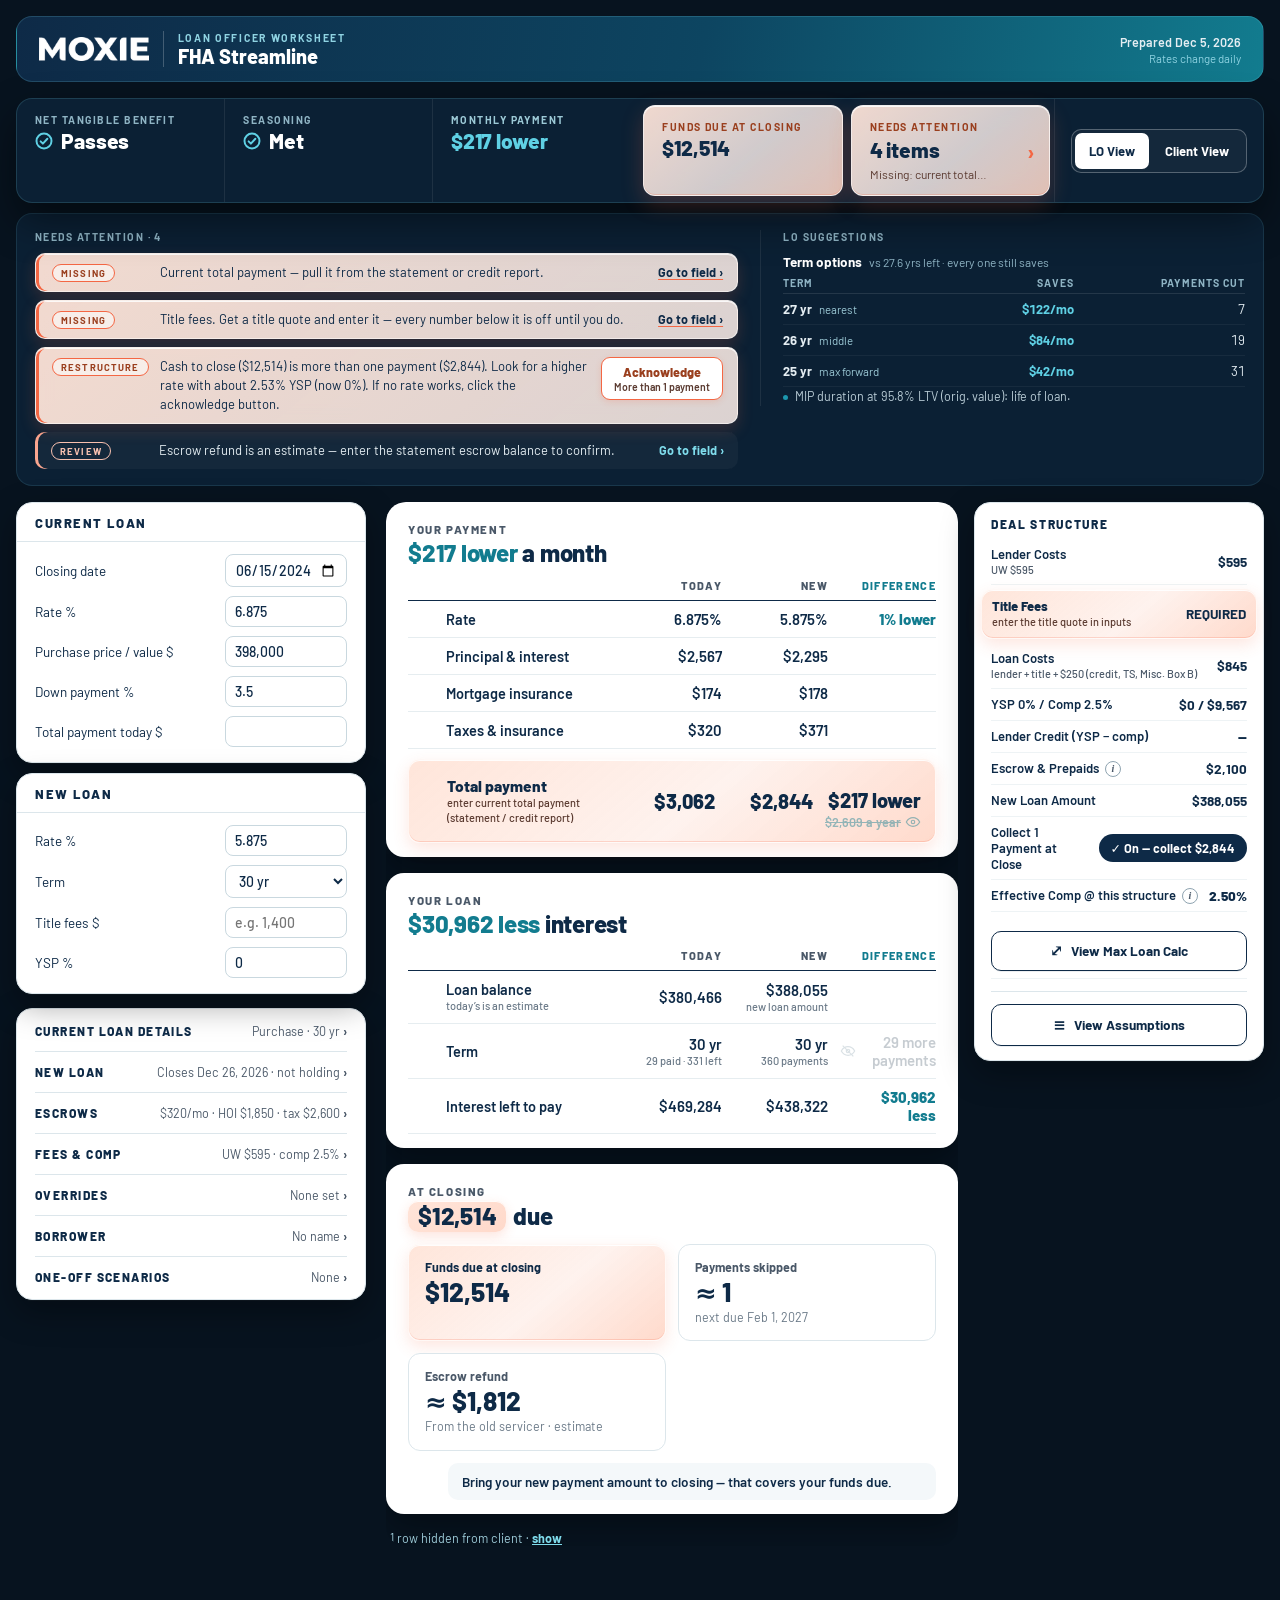
<file: fha-streamline/index.html>
<!doctype html>
<html lang="en">
<head>
<meta charset="utf-8">
<meta name="viewport" content="width=device-width, initial-scale=1">
<title>Moxie FHA Streamline — LO Worksheet</title>
<meta name="claude:viewport-fit-sides" content="cover">
<style>
/* Layout: Moxie-style comparison sheet — gray label rail, boxed Current/New value columns, green savings. Input rail left (LO only). */
:root{
  --bg:#f3f5f6; --sheet:#ffffff; --ink:#111417; --muted:#6b7a82;
  --cell:#d9dde0; --cell-ink:#111417; --box:#ffffff; --box-line:#1c2327;
  --moxie:#19b8cc; --moxie-deep:#0e8c9c; --save:#1fa05a;
  --line:#dfe5e8; --bad:#c0392b; --warn-soft:#faf2dd; --warn:#8a6210;
  --ok-soft:#e4f4ec; --ok:#157a4a; --bad-soft:#fbeae8;
  --font-head:'Barlow Semi Condensed',system-ui,sans-serif;
  --font-body:'Public Sans',system-ui,sans-serif;
}
@media (prefers-color-scheme: dark){ :root:not([data-theme="light"]){
  --bg:#0f1719; --sheet:#151f23; --ink:#e8f1f3; --muted:#8aa0a8;
  --cell:#223034; --cell-ink:#dcebee; --box:#0f1719; --box-line:#49626b;
  --moxie:#2fd0e4; --moxie-deep:#8fe6f0; --save:#43cf85;
  --line:#243338; --bad:#f08a7d; --warn-soft:#332a12; --warn:#e3b65a;
  --ok-soft:#123327; --ok:#4cc98a; --bad-soft:#3a1b17;
  color-scheme:dark;
}}
:root[data-theme="dark"]{
  --bg:#0f1719; --sheet:#151f23; --ink:#e8f1f3; --muted:#8aa0a8;
  --cell:#223034; --cell-ink:#dcebee; --box:#0f1719; --box-line:#49626b;
  --moxie:#2fd0e4; --moxie-deep:#8fe6f0; --save:#43cf85;
  --line:#243338; --bad:#f08a7d; --warn-soft:#332a12; --warn:#e3b65a;
  --ok-soft:#123327; --ok:#4cc98a; --bad-soft:#3a1b17;
  color-scheme:dark;
}
*{box-sizing:border-box}
body{background:var(--bg); color:var(--ink); font-family:var(--font-body); font-size:14px; margin:0;
  padding-left:max(16px,env(safe-area-inset-left,0px)); padding-right:max(16px,env(safe-area-inset-right,0px)); padding-block:0 56px;}
.wrap{max-width:1560px; margin:0 auto}
header.app{display:flex; flex-wrap:wrap; gap:12px; align-items:center; justify-content:space-between; padding-block:16px 8px}
.brand h1{font-family:var(--font-head); font-weight:700; font-size:24px; margin:0}
.brand h1 b{color:var(--moxie)}
.mode{display:flex; border:1.5px solid var(--moxie); border-radius:999px; overflow:hidden}
.mode button{border:0; background:transparent; color:var(--moxie-deep); font:600 13px var(--font-body); padding:8px 16px; cursor:pointer}
.mode button.on{background:var(--moxie); color:#fff}
nav.tabs{display:flex; gap:8px; flex-wrap:wrap; margin-block:6px 16px}
nav.tabs button{font:600 13px var(--font-head); letter-spacing:.4px; text-transform:uppercase; border:1px solid var(--line);
  background:var(--sheet); color:var(--muted); padding:9px 14px; border-radius:8px; cursor:pointer}
nav.tabs button.on{background:var(--moxie); color:#fff; border-color:var(--moxie)}
.grid{display:grid; grid-template-columns:minmax(290px,350px) 1fr; gap:18px; align-items:start}
@media(max-width:880px){ .grid{grid-template-columns:1fr} }
.card{background:var(--sheet); border:1px solid var(--line); border-radius:10px}
.card h2{font:700 12.5px var(--font-head); letter-spacing:.8px; text-transform:uppercase; color:var(--muted); margin:0; padding:12px 16px 10px; border-bottom:1px solid var(--line)}
.card .body{padding:12px 16px}
fieldset{border:0; margin:0 0 12px; padding:0}
fieldset legend{font:700 11.5px var(--font-head); letter-spacing:.7px; text-transform:uppercase; color:var(--moxie-deep); margin-bottom:7px; padding:0}
.f{display:grid; grid-template-columns:1fr 122px; gap:5px 10px; align-items:center; margin-bottom:7px}
.f label{font-size:12.5px}
.f .hint{grid-column:1/-1; color:var(--muted); font-size:11px; margin-top:-3px}
input,select{font:500 13px var(--font-body); color:var(--ink); background:var(--bg); border:1px solid var(--line);
  border-radius:6px; padding:6px 8px; width:100%; font-variant-numeric:tabular-nums}
input:focus,select:focus{outline:2px solid var(--moxie); outline-offset:1px}
input[type=checkbox]{width:17px; height:17px; justify-self:end; accent-color:var(--moxie)}

/* ======= the sheet ======= */
.sheet{background:var(--sheet); border:1.5px solid var(--box-line); border-radius:6px; padding:18px 18px 22px; max-width:920px; min-width:0; overflow:hidden}
.srow>*{min-width:0}
body.client .sheet{margin:0 auto}
.srow{display:grid; grid-template-columns:26px minmax(130px,170px) 1fr 1fr minmax(96px,0.9fr); gap:6px 8px; align-items:stretch; margin-bottom:6px}
body.client .srow{grid-template-columns:minmax(130px,170px) 1fr 1fr minmax(96px,0.9fr)}
@media(max-width:560px){ .srow{grid-template-columns:22px 92px 1fr 1fr 86px} body.client .srow{grid-template-columns:88px 1fr 1fr 86px} }
.dcell{display:flex; gap:5px; align-items:center; justify-content:center; font-size:12.5px; padding:7px 6px}
.dcell span{overflow-wrap:anywhere}
.dcell .eye{flex:none}
.dcell.doff{opacity:.38}
body.client .dcell.doff{visibility:hidden}
body.client .srow>span:first-child{display:none}
body.client .cnote{grid-column:1/-1 !important}
body.client .rgrid{grid-template-columns:1fr; justify-items:center}
body.client .lblc .sub{display:none}
body.client .lblc .sub.subc{display:inline}
body.client .losub{display:none}
.morerow{display:none !important}
body.showmore:not(.client) .morerow{display:grid !important}
.showmore-row{padding:6px 0 0; display:flex; justify-content:center}
.shead{margin-bottom:12px}
.shead .logo{display:flex; flex-direction:column; justify-content:center; padding:4px 2px}
.logo .mm{font:800 30px/0.9 var(--font-head); color:var(--moxie); letter-spacing:1px}
.logo .m1{font:800 19px/1.1 var(--font-head); color:var(--moxie); letter-spacing:2.5px}
.logo .m2{font:600 9px var(--font-body); color:var(--moxie); letter-spacing:3.6px}
.logo .m3{font:500 6.6px var(--font-body); color:var(--muted); letter-spacing:1.4px; margin-top:2px}
.colhead{background:var(--cell); color:var(--cell-ink); font:700 13.5px var(--font-body); display:flex; align-items:center; justify-content:center; border-radius:3px; min-height:56px}
.lblc{background:var(--cell); color:var(--cell-ink); font:700 12.5px var(--font-body); display:flex; align-items:center; padding:7px 12px; border-radius:3px}
.lblc .sub{font-weight:500; color:var(--muted); font-size:10.5px; margin-left:6px}
.vbox{background:var(--box); border:1px solid var(--box-line); border-radius:3px; display:flex; align-items:center; justify-content:center;
  font:600 13.5px var(--font-body); font-variant-numeric:tabular-nums; padding:7px 10px; min-height:33px; text-align:center}
.vbox.dash{border-style:dashed}
.vbox.save{color:var(--save); font-weight:700}
.vbox.bad{color:var(--bad)}
.vbox.blank{border-color:transparent; background:transparent}
.vbox .mini{font-weight:500; font-size:10.5px; color:var(--muted); margin-left:6px}
.gap{height:12px}
.srow.off{opacity:.38}
body.client .srow.off{display:none}
body.client .lo-only{display:none !important}
.eye{border:0; background:transparent; cursor:pointer; color:var(--muted); padding:0; line-height:0; border-radius:5px; align-self:center; justify-self:center}
.eye:hover{color:var(--moxie-deep)}
.eye svg{width:16px; height:16px; stroke:currentColor; fill:none; stroke-width:1.8}
.srow.off .eye{color:var(--bad)}
body.client .eye{display:none}
.secttl{grid-column:2/-1; font:700 11px var(--font-head); letter-spacing:1px; text-transform:uppercase; color:var(--muted); padding:8px 2px 2px}
body.client .secttl{grid-column:1/-1}
.rgrid{display:grid; grid-template-columns:minmax(0,920px) minmax(230px,290px); gap:16px; align-items:start}
@media(max-width:1060px){ .rgrid{grid-template-columns:1fr} .lopanel{position:static} }
.lopanel{position:sticky; top:12px; background:var(--sheet); border:1px solid var(--line); border-radius:10px; padding:12px 14px; max-height:calc(100vh - 24px); overflow-y:auto}
.lopanel .lp-h{font:700 11px var(--font-head); letter-spacing:1px; text-transform:uppercase; color:var(--muted); margin-bottom:8px}
.lopanel .pills{flex-direction:column; align-items:stretch; padding:0 0 4px}
.lopanel .pill{border-radius:8px; padding:7px 10px; white-space:normal; line-height:1.35}
.lopanel .sugg{margin-top:10px; padding:8px 11px}
.pills{display:flex; flex-wrap:wrap; gap:7px; padding:12px 0 2px}
.pill{font:600 11.5px var(--font-body); border-radius:999px; padding:5px 11px 5px 9px; display:inline-flex; gap:6px; align-items:center}
.pill.ok{background:var(--ok-soft); color:var(--ok)} .pill.no{background:var(--bad-soft); color:var(--bad)} .pill.warn{background:var(--warn-soft); color:var(--warn)}
.note{color:var(--muted); font-size:11px; padding-top:8px}
.debts table{width:100%; border-collapse:collapse; font-variant-numeric:tabular-nums}
.debts th{font:700 10.5px var(--font-head); letter-spacing:.6px; text-transform:uppercase; color:var(--muted); text-align:left; padding:3px 5px}
.debts td{padding:2px 2px}
.debts td input{padding:5px 7px}
.debts td.n input{text-align:right}
.debts .del{border:0; background:transparent; color:var(--bad); font-size:16px; cursor:pointer; padding:2px 6px}
.addbtn{margin-top:7px; border:1.5px dashed var(--moxie); color:var(--moxie-deep); background:transparent; border-radius:7px; padding:6px 11px; font:600 12px var(--font-body); cursor:pointer}
.clientbar{display:none; color:var(--muted); font-size:11.5px; max-width:760px; margin:0 auto 12px}
body.client .clientbar{display:block}
body.client .inputs-col{display:none}
body.client .grid{grid-template-columns:1fr}
body.client nav.tabs{display:none}
.disc{display:none; color:var(--muted); font-size:10.5px; max-width:760px; margin:14px auto 0}
body.client .disc{display:block}
.forline{font:600 13px var(--font-body); color:var(--ink); padding:2px 2px 10px}
.forline .sub2{color:var(--muted); font-weight:500}
.sugg{margin-top:14px; border:1.5px dashed var(--moxie); border-radius:8px; padding:10px 14px}
.sugg .sugg-h{font:700 11px var(--font-head); letter-spacing:1px; text-transform:uppercase; color:var(--moxie-deep); margin-bottom:6px}
.sugg ul{margin:0; padding-left:18px}
.sugg li{font-size:12.5px; margin-bottom:5px}
.sugg li b{color:var(--moxie-deep)}
.togglebtn{cursor:pointer; border:1.5px solid var(--moxie); background:transparent; color:var(--moxie-deep); font:600 12.5px var(--font-body)}
.togglebtn.on{background:var(--moxie); color:#fff}
.ackbtn{border-color:var(--bad); color:var(--bad)}
.ackbtn.on{background:var(--bad); color:#fff; border-color:var(--bad)}
.missingrow .lblc{background:var(--bad); color:#fff; font-weight:800}
.missingrow .lblc .sub{color:#ffd9d4}
.missingrow .vbox{border-color:var(--bad); border-width:2px; color:var(--bad); font-weight:800}
.cnote{border:1.5px solid var(--moxie); background:var(--sheet); color:var(--moxie-deep); border-radius:6px; padding:9px 12px; font:600 13px var(--font-body)}
</style>
<style>@font-face{font-family:'Barlow';font-style:normal;font-weight:400;font-display:swap;src:url([data-uri]) format('woff2')}@font-face{font-family:'Barlow';font-style:normal;font-weight:500;font-display:swap;src:url([data-uri]) format('woff2')}@font-face{font-family:'Barlow';font-style:normal;font-weight:600;font-display:swap;src:url([data-uri]) format('woff2')}@font-face{font-family:'Barlow';font-style:normal;font-weight:700;font-display:swap;src:url([data-uri]) format('woff2')}@font-face{font-family:'Barlow';font-style:normal;font-weight:800;font-display:swap;src:url([data-uri]) format('woff2')}</style>
<style>
/* ===== Moxie brand skin — visual only. Loaded last; changes color, type and shape, never math or behavior. =====
   Tokens: Barlow, navy #0E2A47, blue #1C97AE, deep teal #127C8F, orange #F46744, teal→navy gradient. No green. */
:root, :root:not([data-theme="light"]), :root[data-theme="dark"]{
  --bg:#F4F8FA; --sheet:#ffffff; --ink:#0E2A47; --muted:#4A5868;
  --cell:#EAF3F6; --cell-ink:#0E2A47; --box:#ffffff; --box-line:#B8CDD6;
  --moxie:#1C97AE; --moxie-deep:#127C8F; --save:#127C8F; --orange:#F46744; --navy:#0E2A47;
  --line:#DCE6EB; --bad:#C2362B; --warn-soft:#FDF3E2; --warn:#8A5A0B;
  --ok-soft:#E8F5F8; --ok:#127C8F; --bad-soft:#FCEBE8; --blue-tint:#EEF8FA; --orange-tint:#FEF0EB;
  --font-head:'Barlow',system-ui,-apple-system,'Segoe UI',sans-serif;
  --font-body:'Barlow',system-ui,-apple-system,'Segoe UI',sans-serif;
  color-scheme:light;
}
body{font-size:14.5px; -webkit-font-smoothing:antialiased; padding-block:16px 56px}

/* ---- header: brand gradient band ---- */
header.app{background:linear-gradient(315deg,#1C97AE 0%,#0D4E66 42%,#0E2A47 100%); color:#fff; border-radius:20px;
  padding:18px 22px; margin-bottom:16px; gap:14px 18px; box-shadow:0 10px 30px rgba(14,42,71,.14)}
.brand{display:flex; align-items:center; gap:16px; min-width:0}
.brand .mx-wm{height:30px; width:auto; display:block}
.brand .mx-sep{width:1px; align-self:stretch; background:rgba(255,255,255,.28)}
.brand .mx-eb{margin:0 0 1px; font:700 11px var(--font-head); letter-spacing:.14em; text-transform:uppercase; color:#7FDCEC}
.brand h1{font:800 23px/1.1 var(--font-head); letter-spacing:-.01em; color:#fff; margin:0}
.mode{border:1.5px solid rgba(255,255,255,.7); border-radius:12px; background:rgba(255,255,255,.06)}
.mode button{color:#fff; font:700 13.5px var(--font-body); padding:8px 15px}
.mode button.on{background:#fff; color:var(--navy)}
.mode button:focus-visible{outline:3px solid #7FDCEC; outline-offset:2px}

/* ---- input rail ---- */
.grid{gap:20px}
.card{border-radius:16px; border-color:var(--line); box-shadow:0 1px 2px rgba(14,42,71,.04)}
.card h2{font:800 13px var(--font-head); letter-spacing:.12em; color:var(--navy); padding:14px 18px 12px}
.card .body{padding:14px 18px}
fieldset legend{font:700 11.5px var(--font-head); letter-spacing:.12em; color:var(--moxie-deep)}
.f label{font-size:13.5px; color:var(--ink)}
.f .hint{font-size:11.5px}
input,select{font:500 14px var(--font-body); color:var(--ink); background:#fff; border:1px solid #C9D8DF; border-radius:8px; padding:6px 9px}
input:hover,select:hover{border-color:#9FBAC5}
input:focus,select:focus{outline:2px solid var(--moxie); outline-offset:0; border-color:var(--moxie)}
input[type=checkbox]{accent-color:var(--moxie-deep)}
details summary{color:var(--moxie-deep) !important; letter-spacing:.1em !important}
.addbtn{border-radius:10px; font:700 12.5px var(--font-body); border-color:var(--moxie); color:var(--moxie-deep)}
.addbtn:hover{background:#EAF3F6}

/* ---- the sheet ---- */
.sheet{border:1px solid var(--line); border-radius:20px; padding:20px 20px 24px; box-shadow:0 10px 30px rgba(14,42,71,.07)}
.shead{margin-bottom:14px}
.shead .logo{gap:5px; padding:4px 2px}
.logo .mx-wm-n{width:100%; max-width:150px; height:auto; display:block}
.logo .m3{font:600 7px var(--font-body); letter-spacing:.16em; color:var(--muted); margin:0}
.colhead{background:var(--navy); color:#fff; font:700 14.5px var(--font-head); border-radius:10px; min-height:56px; padding:6px 8px; text-align:center; line-height:1.15}
.shead .colhead:last-child{background:var(--moxie-deep)}
.lblc{font:600 13px var(--font-body); border-radius:8px; padding:7px 12px; line-height:1.25}
.lblc .sub{font-size:11px}
.vbox{border-radius:8px; border-color:var(--box-line); font:600 14.5px var(--font-body); color:var(--ink)}
.vbox.save{color:#127C8F; font-weight:800; background:#F6FBFC; border-color:#9BD3DF}
.vbox.bad{color:var(--navy); background:var(--orange-tint); border-color:#F7A68F; font-weight:800}
.vbox.blank{background:transparent; border-color:transparent}
.vbox .mini{font-size:11px}
.dcell.save{color:#127C8F}
.secttl{display:flex; align-items:center; gap:8px; font:800 11.5px var(--font-head); letter-spacing:.14em; color:var(--moxie-deep); padding:10px 2px 3px}
.secttl::before{content:''; width:18px; height:3px; border-radius:2px; background:var(--orange); flex:none}
.eye:hover{color:var(--moxie-deep)}
.missingrow .lblc{background:var(--bad)}
.cnote{border-radius:10px; font:600 13.5px var(--font-body); background:#F2F9FB}
.forline{font:600 14px var(--font-body)}
.clientbar{font-size:12.5px}
.disc{font-size:11px; line-height:1.5}
.togglebtn{border-radius:8px; font:700 12.5px var(--font-body)}

/* ---- LO panel, checks & suggestions ---- */
.lopanel{border-radius:16px; border-color:var(--line); padding:14px 16px; box-shadow:0 1px 2px rgba(14,42,71,.04)}
.lopanel .lp-h{font:800 12px var(--font-head); letter-spacing:.14em; color:var(--navy)}
.pill{font:600 12px var(--font-body)}
.lopanel .pill{border-radius:10px}
.pill.ok{background:#E8F5F8; color:#127C8F}
.pill.no{background:var(--orange-tint); color:var(--navy); box-shadow:inset 3px 0 0 #F46744}
.pill.warn{background:#FFF6F2; color:var(--navy); box-shadow:inset 3px 0 0 #F9A58F}
.sugg{border-radius:12px; border-color:var(--moxie)}
.sugg .sugg-h{font:800 11.5px var(--font-head); letter-spacing:.12em}
.sugg li{font-size:13px}
.note{font-size:11.5px; line-height:1.45}

@media (max-width:640px){
  header.app{padding:16px; border-radius:16px}
  .brand .mx-wm{height:24px}
  .brand h1{font-size:20px}
}
@media print{
  *{-webkit-print-color-adjust:exact !important; print-color-adjust:exact !important}
  .sheet,.card,.lopanel,header.app{box-shadow:none !important}
}
/* labels: name on one line, the small note underneath (keeps long labels from stacking word by word) */
.lblc{flex-wrap:wrap; align-content:center; column-gap:6px}
.lblc .sub{flex-basis:100%; margin-left:0; margin-top:1px; line-height:1.3}

/* ===== Streamlined layout (Nov 14): verdict strip · essentials-first inputs · deal structure in the LO panel · three-block sheet.
   Layout only — every number still comes from the calculator's own code. ===== */
[hidden]{display:none !important}  /* fixes rows meant to hide (HOI month, 2nd tax month) showing anyway */

/* ---- 1. verdict strip ---- */
.mx-verdict{display:grid; grid-template-columns:repeat(auto-fit,minmax(min(100%,190px),1fr)); gap:12px; margin:0 0 16px}
body.client .mx-verdict{display:none}
.mx-vt{background:#fff; border:1px solid var(--line); border-radius:16px; padding:14px 16px; display:flex; flex-direction:column; gap:4px; min-width:0; text-align:left; font:inherit; color:var(--ink)}
.mx-vt .k{margin:0; font:800 11.5px var(--font-head); letter-spacing:.12em; text-transform:uppercase; color:var(--muted)}
.mx-vt .big{margin:0; display:flex; align-items:center; gap:8px; font:800 24px/1.1 var(--font-head); font-variant-numeric:tabular-nums}
.mx-vt .big svg{width:22px; height:22px; flex:none; fill:none; stroke:currentColor; stroke-width:2.6; stroke-linecap:round; stroke-linejoin:round}
.mx-vt .s{margin:0; font-size:12.5px; color:var(--muted); line-height:1.35}
.mx-vt.pass .big{color:#127C8F}
.mx-vt.fail{background:var(--orange-tint); border-color:#F7A68F} .mx-vt.fail .big{color:var(--navy)}
.mx-vt.hero{background:linear-gradient(315deg,#1C97AE 0%,#127C8F 100%); border-color:transparent; color:#fff}
.mx-vt.hero .k,.mx-vt.hero .s{color:#E3F5F9}
.mx-vt.hero.neg{background:#fff; color:var(--ink); border-color:#F7A68F} .mx-vt.hero.neg .k,.mx-vt.hero.neg .s{color:var(--muted)}
.mx-vt.rev{cursor:pointer}
.mx-vt.rev.fail .k{color:#B4532F}
.mx-vt.rev.warnonly{background:#FFF6F2; border-color:#F9C9B9}
.mx-vt.rev .big{font-size:15px; font-weight:700; line-height:1.3; font-family:var(--font-body)}
.mx-vt.rev .s b{color:var(--navy); text-decoration:underline; text-decoration-color:var(--orange)}
.mx-vt.rev:focus-visible{outline:3px solid var(--moxie); outline-offset:2px}

/* ---- 2. essentials-first inputs ---- */
.mx-ess h2{display:flex; justify-content:space-between; align-items:baseline}
.mx-ess h2 span{font:700 12px var(--font-body); letter-spacing:0; text-transform:none; color:#127C8F}
.mx-ess h2 span.miss{color:var(--bad)}
.mx-grp{margin:0 0 8px; font:700 11.5px var(--font-head); letter-spacing:.12em; text-transform:uppercase; color:var(--moxie-deep)}
.mx-grp.second{margin-top:12px}
.mx-essrow > .hint{display:none}
.mx-more{background:var(--sheet); border:1px solid var(--line); border-radius:16px; padding:2px 18px; margin-top:14px}
.mx-sec{border-top:1px solid var(--line)} .mx-sec:first-child{border-top:0}
.mx-sec > summary{cursor:pointer; list-style:none; display:flex; justify-content:space-between; align-items:center; gap:10px; padding:12px 0; color:var(--ink) !important; letter-spacing:0 !important}
.mx-sec > summary::-webkit-details-marker{display:none}
.mx-sec > summary b{font:800 12px var(--font-head); letter-spacing:.12em; text-transform:uppercase; color:var(--navy); white-space:nowrap}
.mx-sec > summary span{font-size:12.5px; color:var(--muted); text-align:right; overflow:hidden; text-overflow:ellipsis; white-space:nowrap; min-width:0}
.mx-sec > summary span::after{content:' ›'; color:var(--moxie-deep); font-weight:700}
.mx-sec[open] > summary span::after{content:' ⌄'}
.mx-sec-body{padding:2px 0 10px}

/* ---- 3. deal structure in the LO panel ---- */
.lopanel{display:flex; flex-direction:column; gap:0}
.mx-ack{margin:6px 0 2px}
.mx-ack .togglebtn{width:100%; min-height:44px; padding:8px 10px; border-radius:10px}
.mx-deal{margin-top:14px; padding-top:12px; border-top:1px solid var(--line)}
.mx-deal .srow{grid-template-columns:minmax(0,1fr) auto; gap:4px 10px; margin:0; padding:7px 0; border-bottom:1px solid #EEF3F5; align-items:center}
.mx-deal .srow > .eye, .mx-deal .srow > .vbox.blank, .mx-deal .srow > span:first-child{display:none !important}
.mx-deal .srow.off{opacity:1}
.mx-deal .lblc{background:transparent; padding:0; font:600 13px var(--font-body); border-radius:0; display:block}
.mx-deal .lblc .sub{display:block !important; margin:1px 0 0; font-size:11px}
.mx-deal .vbox{border:0; background:transparent; min-height:0; padding:0; font:700 13.5px var(--font-body); justify-content:flex-end; text-align:right}
.mx-deal .vbox.save{color:#127C8F; background:transparent}
.mx-deal .vbox.bad{background:transparent; color:var(--bad)}
.mx-deal .vbox.togglebtn{border:0; border-radius:999px; padding:6px 12px; background:var(--moxie); color:#fff; font:700 12.5px var(--font-body)}
.mx-deal .vbox.togglebtn:not(.on){background:#EAF3F6; color:var(--navy)}
.mx-deal .srow.mx-zero{display:none !important}
.mx-deal .showmore-row{padding:8px 0 0; border:0}
.mx-deal .showmore-row .addbtn{width:100%; min-height:40px; margin:0}
.mx-assume{margin-top:12px; border-top:1px solid var(--line)}
.mx-assume > summary{cursor:pointer; padding:10px 0 4px; font:800 12px var(--font-head) !important; letter-spacing:.12em !important; text-transform:uppercase; color:var(--navy) !important}
.mx-assume .note{padding-top:4px}

/* ---- 4. three-block sheet ---- */
.lblc.mx-totl{background:var(--navy); color:#fff}
.srow.mx-tot .vbox{font-size:16.5px; font-weight:800}
.vbox .mx-vs{display:block; font-size:11px; font-weight:500; color:var(--muted); margin-top:1px}
.vbox{flex-direction:column}
.dcell{flex-direction:row}
.mx-hidden-line{margin:12px 0 0 34px; font-size:12.5px; color:var(--muted)}
.mx-hidden-line button{border:0; background:none; padding:0; color:var(--moxie-deep); font:700 12.5px var(--font-body); text-decoration:underline; cursor:pointer}
body:not(.client):not(.mx-showhid) .sheet .srow.off:not(.missingrow){display:none}
body.client .mx-hidden-line{display:none}

.mx-deal .showmore-row{grid-column:1/-1 !important}
.mx-vt .s{display:-webkit-box; -webkit-line-clamp:3; -webkit-box-orient:vertical; overflow:hidden}

.lopanel{position:static; max-height:none; overflow:visible}
@media (max-width:560px){ .mx-verdict{grid-template-columns:1fr 1fr} .mx-vt.hero,.mx-vt.rev{grid-column:1/-1} .mx-vt .big{font-size:20px} }

/* ===================== Calmer color system (Nov 14, pass 2) =====================
   Navy = structure. Moxie blue/teal = the good news, used on the few numbers that matter.
   Orange = needs attention (missing, failing, costs more). Everything else stays neutral. */
.lblc{background:#F4F8FA}
.vbox{border-color:#DCE6EB}
.shead .colhead, .shead .colhead:last-child{background:transparent; color:var(--navy); border-radius:0; min-height:40px; border-bottom:2px solid var(--navy);
  font:800 12.5px var(--font-head); letter-spacing:.12em; text-transform:uppercase; align-self:end}
.shead .colhead:last-child{color:#127C8F; border-bottom-color:#1C97AE}
.secttl{color:var(--navy)} .secttl::before{background:#B8CDD6}
.vbox.save, .dcell.save{color:#127C8F; background:#fff; border-color:#DCE6EB; font-weight:800}
.vbox.bad, .dcell.bad{color:#9A3F1E; background:#FEF0EB; border-color:#F7A68F; font-weight:800}
.dcell.mx-trade{color:var(--muted); background:#fff; border-color:#DCE6EB; font-weight:600}
.lblc.mx-totl{background:#F4F8FA; color:var(--navy); font-weight:800}
.srow.mx-tot .vbox{border-color:#B8CDD6; border-width:1.5px}
.srow.mx-tot .vbox.save, .srow.mx-tot .dcell.save{background:#EEF8FA; border-color:#9BD3DF}
.missingrow .lblc{background:#FEF0EB; color:var(--navy); box-shadow:inset 3px 0 0 #F46744; font-weight:800}
.missingrow .lblc .sub{color:#9A3F1E}
.missingrow .vbox{border-color:#F46744; border-width:1.5px; color:#9A3F1E}
.cnote{background:#F4F8FA; border:0; color:var(--ink); font-weight:600}
.eye{color:#9FB2BC}
/* verdict */
.mx-vt.hero, .mx-vt.hero.neg{background:#fff; border-color:var(--line); color:var(--ink)}
.mx-vt.hero .k, .mx-vt.hero .s{color:var(--muted)}
.mx-vt.hero .big{color:#127C8F; font-size:28px}
.mx-vt.hero.neg{background:#FEF0EB; border-color:#F7A68F} .mx-vt.hero.neg .big{color:#9A3F1E}
.mx-vt.fail .big{color:#9A3F1E}
.mx-vt.rev.warnonly{background:#fff; border-color:var(--line); box-shadow:inset 4px 0 0 #F9A58F}
.mx-vt.rev.fail .k{color:#9A3F1E}
/* inputs */
.mx-grp{color:var(--muted)}
.mx-ess h2 span{color:var(--muted)} .mx-ess h2 span.miss{color:#9A3F1E}
.mx-sec > summary span::after{color:var(--muted)}
/* LO panel */
.pill.ok{background:transparent; color:#127C8F; padding-left:0; box-shadow:none}
.pill.warn{background:#fff; color:var(--navy); box-shadow:inset 3px 0 0 #F9A58F}
.pill.no{background:#FEF0EB; color:var(--navy); box-shadow:inset 3px 0 0 #F46744}
.ackbtn{border-color:#F46744; color:#9A3F1E; background:#fff}
.ackbtn.on{background:#F4F8FA; color:var(--navy); border-color:#DCE6EB}
.mx-deal .vbox.save{color:var(--ink)}
.mx-deal .vbox.togglebtn{background:var(--navy)}
.mx-deal .showmore-row .addbtn{border:1px solid var(--line); color:var(--navy)}
.sugg{border:0; border-top:1px solid var(--line); border-radius:0; padding:12px 0 0; margin-top:14px}
.sugg .sugg-h{color:var(--navy)} .sugg li b{color:var(--navy)}

/* ===================== Client view — designed like the Debt Consolidation client sheet ===================== */
.mx-cv{display:none}
body.client .mx-cv{display:block}
body.client .sheet > .srow:not(.shead), body.client .sheet > .gap, body.client .sheet > .mx-hidden-line{display:none !important}
body.client .shead .colhead{display:none}
body.client .clientbar, body.client .disc{display:none !important}
.mx-cvdate{display:none}
body.client .mx-cvdate{display:block; grid-column:-3/-1; align-self:end; justify-self:end; text-align:right; font-size:12px; color:var(--muted)}
.mx-cvdate span{display:block; font-size:11px; opacity:.85}
body.client .sheet{max-width:1100px}
.cv-card{border:1px solid var(--line); border-radius:16px; background:#fff}
.cv-snap{padding:18px 20px 16px; background:linear-gradient(135deg,#EEF8FA 0%,#fff 70%)}
.cv-snap.neg{background:#FEF0EB}
.cv-h{margin:0; font:800 24px/1.2 var(--font-head); color:var(--ink); letter-spacing:-.01em}
.cv-h b{color:#127C8F} .cv-snap.neg .cv-h b{color:var(--navy); text-decoration:underline; text-decoration-color:#F46744; text-decoration-thickness:3px}
.cv-s{margin:4px 0 14px; font-size:13.5px; color:var(--muted)} .cv-s b{color:var(--ink)}
.cv-bars .r{display:grid; grid-template-columns:76px 1fr 108px; align-items:center; gap:12px; margin-bottom:10px}
.cv-bars .l{font:700 13px var(--font-body)}
.cv-bars .bar{display:flex; gap:0; height:34px; min-width:0; border-radius:7px; overflow:hidden}
.cv-bars .bar i{display:flex; align-items:center; justify-content:center; height:100%; font-style:normal; min-width:6px; overflow:hidden}
.cv-bars .bar i span{font:700 12.5px var(--font-body); white-space:nowrap; overflow:hidden; text-overflow:ellipsis; padding:0 8px}
.cv-bars i.now{background:#F46744; color:var(--navy)}
.cv-bars i.new{background:#0E2A47; color:#fff}
.cv-bars i.keep{background:rgba(28,151,174,.16); border:1.5px dashed #1C97AE; border-radius:0 7px 7px 0; color:#127C8F; font-weight:800}
.cv-bars .v{font:800 17px var(--font-body); text-align:right; font-variant-numeric:tabular-nums} .cv-bars .v small{font-size:11px; font-weight:600; color:var(--muted); margin-left:2px}
.cv-bars .v.now{color:var(--navy)} .cv-bars .v.new{color:#127C8F}
.cv-loan{display:flex; align-items:center; gap:10px 16px; flex-wrap:wrap; margin-top:12px; padding-top:12px; border-top:1px solid var(--line)}
.cv-loan > p{margin:0; width:110px; font:800 11.5px var(--font-head); letter-spacing:.12em; text-transform:uppercase; color:#127C8F}
.cv-loan dl{margin:0; flex:1; display:grid; grid-template-columns:repeat(auto-fit,minmax(150px,1fr)); gap:10px}
.cv-loan dl > div{background:#fff; border:1px solid var(--line); border-radius:10px; padding:8px 12px}
.cv-loan dt{font-size:11.5px; color:var(--muted)}
.cv-loan dd{margin:1px 0 0; font:800 17px var(--font-head); color:var(--ink); font-variant-numeric:tabular-nums}
.cv-loan dd small{margin-left:6px; font:700 11.5px var(--font-body); color:#127C8F}
.cv-sect{display:flex; align-items:center; gap:8px; margin:24px 0 10px; font:800 11.5px var(--font-head); letter-spacing:.14em; text-transform:uppercase; color:#127C8F}
.cv-sect::before{content:''; width:18px; height:3px; border-radius:2px; background:#F46744}
.cv-two{display:grid; grid-template-columns:1fr 1fr; gap:16px}
.cv-pc{border-radius:16px; padding:20px 22px 18px; display:flex; flex-direction:column; -webkit-print-color-adjust:exact; print-color-adjust:exact}
.cv-pc.now{background:#fff; border:1px solid var(--line)} .cv-pc.new{background:#0E2A47; color:#fff}
.cv-pc h3{margin:0 0 12px; font:800 12px var(--font-head); letter-spacing:.12em; text-transform:uppercase}
.cv-pc.now h3{color:#C2362B} .cv-pc.new h3{color:#7FDCEC}
.cv-pc ul{list-style:none; margin:0 0 16px; padding:0; display:flex; flex-direction:column; gap:9px}
.cv-pc li{display:flex; justify-content:space-between; gap:10px; font-size:14px}
.cv-pc li b{font-weight:700; font-variant-numeric:tabular-nums}
.cv-pc.new li{color:#C9D6DF} .cv-pc.new li b{color:#fff}
.cv-tot{margin-top:auto; padding-top:14px; border-top:1px solid var(--line); display:flex; justify-content:space-between; align-items:baseline}
.cv-pc.new .cv-tot{border-top-color:rgba(255,255,255,.18)}
.cv-tot span{font-size:13px; color:var(--muted)} .cv-pc.new .cv-tot span{color:#C9D6DF}
.cv-tot b{font:800 30px/1 var(--font-head); font-variant-numeric:tabular-nums}
.cv-pc.now .cv-tot b{color:#C2362B} .cv-pc.new .cv-tot b{color:#7FDCEC}
.cv-int{overflow:hidden; border-color:#BFE3EB}
.cv-int-hero{display:flex; flex-wrap:wrap; gap:8px 28px; align-items:flex-end; justify-content:space-between; padding:14px 20px; background:linear-gradient(135deg,#E8F5F8 0%,#F4FAFC 60%,#fff 100%); border-bottom:1px solid #D2EBF1}
.cv-int-hero .k{margin:0; font:800 11.5px var(--font-head); letter-spacing:.14em; text-transform:uppercase; color:#127C8F}
.cv-int-hero .n{margin:2px 0 0; font:800 50px/1 var(--font-head); letter-spacing:-.02em; color:#127C8F; font-variant-numeric:tabular-nums}
.cv-int-hero .t{margin:0 0 4px; max-width:420px; text-align:right; font-size:13px; line-height:1.4; color:var(--ink)}
.cv-int-hero.plain{background:#fff} .cv-int-hero.plain .n,.cv-int-hero.plain .k{color:var(--navy)}
.cv-int-bars{padding:14px 20px 16px}
.cv-int-bars .r{display:grid; grid-template-columns:120px 1fr 110px; gap:12px; align-items:center; margin-bottom:10px; font-size:13px}
.cv-int-bars .l{font-weight:700} .cv-int-bars .l small{display:block; font-weight:400; color:var(--muted); font-size:11.5px}
.cv-int-bars .b{height:12px; background:#EEF3F5; border-radius:6px; overflow:hidden} .cv-int-bars .b i{display:block; height:100%; border-radius:6px}
.cv-int-bars b{text-align:right; font:800 15px var(--font-body); font-variant-numeric:tabular-nums}
.cv-three{display:grid; grid-template-columns:repeat(auto-fit,minmax(220px,1fr)); gap:12px}
.cv-tile{border:1px solid var(--line); border-radius:14px; padding:14px 16px; background:#fff}
.cv-tile .k{margin:0; font-size:12.5px; font-weight:700; color:var(--muted)}
.cv-tile .n{margin:2px 0 2px; font:800 26px/1.1 var(--font-head); color:var(--ink); font-variant-numeric:tabular-nums}
.cv-tile .s{margin:0; font-size:12.5px; color:var(--muted); line-height:1.4}
.cv-note{margin:12px 0 0; padding:10px 14px; border-radius:10px; background:#F4F8FA; font-size:14px; font-weight:600}
.cv-disc{margin-top:24px; padding-top:14px; border-top:1px solid var(--line); font-size:11px; line-height:1.5; color:var(--muted)}
.cv-disc p{margin:0 0 7px} .cv-disc b{color:var(--ink)}
.cv-disc .h{font:800 12px var(--font-head); letter-spacing:.12em; text-transform:uppercase; color:var(--ink); margin-bottom:8px}
.cv-disc .lic{display:flex; gap:10px; align-items:flex-start; margin-top:10px; padding-top:10px; border-top:1px solid var(--line)}
.cv-disc .lic svg{width:26px; height:26px; flex:none; color:var(--ink)}
@media (max-width:640px){ .cv-two{grid-template-columns:1fr} .cv-h{font-size:20px} .cv-bars .r{grid-template-columns:58px 1fr 88px; gap:8px} .cv-int-hero .t{text-align:left} .cv-int-bars .r{grid-template-columns:90px 1fr 90px} }

/* ===================== Dark workspace + sticky verdict (Nov 14, pass 3) =====================
   Page background goes dark; inputs, the sheet and the LO panel stay light so the work reads clearly.
   The verdict strip sticks to the top as its own dark navy band. */
:root, :root:not([data-theme="light"]), :root[data-theme="dark"]{ --bg:#07131F }
body{background:#07131F; color:var(--ink)}
header.app{box-shadow:none; border:1px solid rgba(255,255,255,.08)}
.card, .mx-more, .sheet, .lopanel{box-shadow:0 1px 0 rgba(255,255,255,.03), 0 12px 32px rgba(0,0,0,.35)}
.forline{color:#C9D6DF}
body.client .clientbar, body.client .disc{color:#C9D6DF}

.mx-verdict{position:sticky; top:10px; z-index:30; gap:0; padding:6px; border-radius:18px;
  background:#0E2A47; border:1px solid rgba(127,220,236,.28);
  box-shadow:0 14px 36px rgba(0,0,0,.55), inset 0 1px 0 rgba(255,255,255,.06)}
.mx-vt{background:transparent; border:0; border-radius:12px; color:#fff; padding:12px 16px}
.mx-vt + .mx-vt{box-shadow:inset 1px 0 0 rgba(255,255,255,.12)}
.mx-vt .k{color:#9CC9D6}
.mx-vt .s{color:#C9D6DF}
.mx-vt.pass .big{color:#7FDCEC}
.mx-vt.hero, .mx-vt.hero.neg{background:transparent; border:0; color:#fff}
.mx-vt.hero .k{color:#9CC9D6} .mx-vt.hero .s{color:#C9D6DF}
.mx-vt.hero .big{color:#7FDCEC}
/* needs attention: the only light tiles on the band, so they jump out */
.mx-vt.fail, .mx-vt.hero.neg{background:#FEF0EB; color:var(--navy); box-shadow:inset 0 0 0 1.5px #F46744 !important; margin:2px}
.mx-vt.fail .k, .mx-vt.hero.neg .k{color:#9A3F1E}
.mx-vt.fail .s, .mx-vt.hero.neg .s{color:var(--ink)}
.mx-vt.fail .big, .mx-vt.hero.neg .big{color:#9A3F1E}
.mx-vt.rev.warnonly{background:rgba(244,103,68,.12); border:0; box-shadow:inset 4px 0 0 #F9A58F !important; color:#fff; margin:2px}
.mx-vt.rev.warnonly .k{color:#F9C2B1} .mx-vt.rev.warnonly .s b{color:#fff}
.mx-vt.rev.fail .s b{color:var(--navy)}
.mx-vt.rev:focus-visible{outline:3px solid #7FDCEC}
@media (max-width:760px){ .mx-verdict{position:static} .mx-vt + .mx-vt{box-shadow:inset 0 1px 0 rgba(255,255,255,.12)} }
.lopanel, #inputs input, #inputs select{scroll-margin-top:140px}

/* ---- checks drawer under the verdict bar ---- */
.mx-verdict{margin-bottom:8px}
.mx-checks{margin:0 0 16px; padding:10px; border-radius:16px; background:#0B2238; border:1px solid rgba(127,220,236,.18)}
body.client .mx-checks{display:none}
.mx-checks ul{list-style:none; margin:0; padding:0; display:grid; grid-template-columns:repeat(auto-fit,minmax(min(100%,420px),1fr)); gap:8px}
.mx-ck{display:flex; flex-wrap:wrap; align-items:center; gap:6px 10px; padding:10px 12px; border-radius:10px; font-size:13.5px; line-height:1.4}
.mx-ck .tx{flex:1 1 240px; min-width:0}
.mx-ck .tag{flex:none; font:800 10.5px var(--font-head); letter-spacing:.12em; text-transform:uppercase; padding:3px 7px; border-radius:6px}
.mx-ck.fail{background:#FEF0EB; color:var(--navy); box-shadow:inset 0 0 0 1.5px #F46744}
.mx-ck.fail .tag{background:#F46744; color:var(--navy)}
.mx-ck.warn{background:rgba(255,255,255,.06); color:#E4EDF2; box-shadow:inset 4px 0 0 #F9A58F}
.mx-ck.warn .tag{background:rgba(249,165,143,.2); color:#F9C2B1}
.mx-ck .go{flex:none; border:0; background:none; padding:0; font:700 13px var(--font-body); color:#9A3F1E; text-decoration:underline; text-decoration-color:#F46744; cursor:pointer}
.mx-ck .ackbtn{flex:none; width:auto; min-height:36px; padding:6px 12px; border-radius:8px; background:#fff; border:1.5px solid #F46744; color:#9A3F1E; font:700 12.5px var(--font-body)}
.mx-ck .ackbtn.on{background:#EAF3F6; border-color:#B8CDD6; color:var(--navy)}
.mx-ck.warn .ackbtn{background:transparent; color:#fff; border-color:#F9A58F}

.lopanel > .mx-deal:first-child{margin-top:0; padding-top:0; border-top:0}
.mx-deal .missingrow .lblc{background:transparent; box-shadow:none; color:#9A3F1E}

/* ===================== Pass 4: right-sized verdict bar, checks + suggestions drawer, essentials as two cards ===================== */
.mx-verdict{grid-template-columns:repeat(auto-fit,minmax(min(100%,170px),1fr)); padding:4px}
.mx-vt{padding:10px 14px; gap:2px; justify-content:center}
.mx-vt .k{font-size:10.5px}
.mx-vt .big{font-size:20px} .mx-vt .big svg{width:19px; height:19px}
.mx-vt.hero .big{font-size:24px}
.mx-vt .s{font-size:12px; -webkit-line-clamp:2}
.mx-vt.rev .big{font-size:14px}
/* drawer: checks left, suggestions right */
.mx-checks{display:grid; grid-template-columns:minmax(0,1.45fr) minmax(0,1fr); gap:10px 14px; padding:12px 14px; align-items:start}
.mx-checks:not(:has(.mx-sg)){grid-template-columns:1fr}
.mx-grp-h{margin:0 0 8px; font:800 10.5px var(--font-head); letter-spacing:.14em; text-transform:uppercase; color:#9CC9D6}
.mx-cklist{list-style:none; margin:0; padding:0; display:flex; flex-direction:column; gap:6px}
.mx-checks ul.mx-cklist{display:flex}
.mx-ck{padding:8px 12px; font-size:13px; line-height:1.4; gap:4px 10px; flex-wrap:nowrap; align-items:flex-start}
.mx-ck .tag{width:82px; text-align:center; margin-top:1px; font-size:10px; padding:3px 0}
.mx-ck .tx{flex:1 1 auto}
.mx-ck .go{margin-top:1px; white-space:nowrap}
.mx-ck .ackbtn{min-height:30px; padding:4px 10px; font-size:12px; white-space:normal; max-width:240px}
.mx-ck:has(.ackbtn){flex-wrap:wrap} .mx-ck:has(.ackbtn) .ackbtn{margin-left:92px}
.mx-ck-none{margin:0; display:flex; gap:8px; align-items:center; color:#7FDCEC; font-weight:700; font-size:13.5px}
.mx-ck-none svg{width:18px; height:18px; fill:none; stroke:currentColor; stroke-width:2.6; stroke-linecap:round; stroke-linejoin:round}
.mx-sg{border-left:1px solid rgba(255,255,255,.1); padding-left:14px; color:#E4EDF2; min-width:0}
.mx-sgh{margin:0 0 6px; font:700 13px var(--font-body); color:#fff} .mx-sgh span{font-weight:400; color:#9CC9D6; font-size:12px; margin-left:4px}
.mx-term table{width:100%; border-collapse:collapse; font-size:13px; font-variant-numeric:tabular-nums}
.mx-term th{text-align:left; font:700 10.5px var(--font-head); letter-spacing:.1em; text-transform:uppercase; color:#9CC9D6; padding:0 8px 4px 0; border-bottom:1px solid rgba(255,255,255,.12)}
.mx-term td{padding:5px 8px 5px 0; border-bottom:1px solid rgba(255,255,255,.06)}
.mx-term td:nth-child(2){color:#7FDCEC; font-weight:700}
.mx-term td span{color:#9CC9D6; font-size:11.5px; margin-left:4px}
.mx-term th:not(:first-child), .mx-term td:not(:first-child){text-align:right; padding-right:0; padding-left:8px}
.mx-facts{list-style:none; margin:10px 0 0; padding:0; display:flex; flex-direction:column; gap:6px; font-size:12.5px; line-height:1.45; color:#C9D6DF}
.mx-facts li{padding-left:12px; position:relative} .mx-facts li::before{content:''; position:absolute; left:0; top:.6em; width:5px; height:5px; border-radius:50%; background:#1C97AE}
@media (max-width:900px){ .mx-checks{grid-template-columns:1fr} .mx-sg{border-left:0; padding-left:0; border-top:1px solid rgba(255,255,255,.1); padding-top:10px} .mx-ck:has(.ackbtn) .ackbtn{margin-left:0} }
/* essentials: section label + two cards */
.mx-ess{display:flex; flex-direction:column; gap:10px}
.mx-ess-h{margin:2px 4px 0; font:800 12px var(--font-head); letter-spacing:.14em; text-transform:uppercase; color:#9CC9D6}
.mx-esscard h2{padding:12px 18px 10px}
.mx-esscard .body{padding:12px 18px 6px}
.mx-esscard .f{margin-bottom:9px}

.mx-ck{display:grid; grid-template-columns:82px minmax(0,1fr) auto; align-items:start}
.mx-ck .ackbtn, .mx-ck:has(.ackbtn) .ackbtn{grid-column:2 / -1; justify-self:start; margin:4px 0 0; max-width:none}
.mx-ck:not(:has(.tag)) .ackbtn{grid-column:1 / -1}
@media (max-width:560px){ .mx-ck{grid-template-columns:1fr} .mx-ck .tag{justify-self:start; width:auto; padding:3px 7px} .mx-ck .ackbtn{grid-column:1} }
@media (max-width:560px){
  .mx-ck:has(.ackbtn) .ackbtn, .mx-ck .ackbtn{grid-column:1 / -1}
  .mx-ck .go{justify-self:start}
  .mx-verdict .mx-vt:nth-child(4){grid-column:1/-1}
}

/* ---- max loan calc pop-out ---- */
.mx-modal{position:fixed; inset:0; z-index:100; background:rgba(4,12,22,.72); backdrop-filter:blur(3px); display:flex; align-items:center; justify-content:center; padding:20px}
.mx-modal[hidden]{display:none !important}
body.mx-modal-open{overflow:hidden}
.mx-dlg{width:min(760px,100%); max-height:calc(100vh - 40px); overflow:auto; background:#fff; border-radius:20px; box-shadow:0 30px 80px rgba(0,0,0,.5); color:var(--ink)}
.mx-dlg-h{display:flex; justify-content:space-between; align-items:flex-start; gap:16px; padding:22px 26px 16px; border-bottom:1px solid var(--line); position:sticky; top:0; background:#fff; border-radius:20px 20px 0 0}
.mx-dlg-h .k{margin:0; font:800 11px var(--font-head); letter-spacing:.14em; text-transform:uppercase; color:var(--muted)}
.mx-dlg-h h2{margin:2px 0 0; font:800 26px/1.15 var(--font-head); color:var(--navy)}
.mx-dlg-h .s{margin:4px 0 0; font-size:14px; color:var(--muted)}
.mx-x{flex:none; width:44px; height:44px; border-radius:12px; border:1px solid var(--line); background:#fff; color:var(--navy); font-size:16px; cursor:pointer}
.mx-x:hover{background:#F4F8FA}
.mx-steps{list-style:none; margin:0; padding:8px 26px 4px; counter-reset:st}
.mx-steps li{counter-increment:st; display:grid; grid-template-columns:32px minmax(0,1fr) auto; gap:4px 14px; align-items:start; padding:14px 0; border-bottom:1px solid #EEF3F5}
.mx-steps li::before{content:counter(st); width:26px; height:26px; border-radius:50%; background:#EAF3F6; color:var(--navy); font:800 12.5px/26px var(--font-head); text-align:center}
.mx-steps li b{display:block; font:700 16px var(--font-body); color:var(--navy)}
.mx-steps li span{display:block; margin-top:3px; font-size:13.5px; line-height:1.45; color:var(--muted)}
.mx-steps li em{font-style:normal; font:800 19px var(--font-head); color:var(--navy); font-variant-numeric:tabular-nums; text-align:right; white-space:nowrap}
.mx-steps li em.good{color:#127C8F}
.mx-steps li.res{background:#EEF8FA; border-radius:12px; border-bottom:0; margin:6px -12px; padding:14px 12px}
.mx-steps li.res::before{background:#1C97AE; color:#fff}
.mx-steps li.res em{font-size:22px; color:#127C8F}
.mx-steps li.bad{background:#FEF0EB; border-radius:12px; margin:6px -12px; padding:14px 12px; box-shadow:inset 0 0 0 1.5px #F46744}
.mx-steps li.bad em{color:#9A3F1E}
.mx-dlg-f{display:flex; justify-content:flex-end; padding:14px 26px 22px}
.mx-done{min-height:44px; padding:0 22px; border:0; border-radius:12px; background:var(--navy); color:#fff; font:700 14px var(--font-body); cursor:pointer}
@media (max-width:560px){ .mx-dlg-h{padding:18px} .mx-steps{padding:6px 18px} .mx-steps li{grid-template-columns:28px 1fr} .mx-steps li em{grid-column:2; text-align:left} }

/* ===================== Pass 5: sheet as three cards (LO view) ===================== */
body:not(.client) .sheet{background:transparent; border:0; box-shadow:none; padding:0; display:flex; flex-direction:column; gap:16px}
body:not(.client) .sheet > .shead, body:not(.client) .sheet > .forline{display:none}
body.client .sheet > .mx-scard{display:none !important}
.mx-scard{background:#fff; border-radius:18px; padding:20px 22px 14px; box-shadow:0 12px 32px rgba(0,0,0,.35)}
.mx-sh{margin:0 0 12px}
.mx-sh .k{margin:0 0 3px; font:800 11.5px var(--font-head); letter-spacing:.14em; text-transform:uppercase; color:var(--muted)}
.mx-sh .h{margin:0; font:800 24px/1.15 var(--font-head); color:var(--navy); letter-spacing:-.01em}
.mx-sh .g{color:#127C8F} .mx-sh .b{color:#9A3F1E} .mx-sh .n{color:var(--navy)}
/* table rows: plain lines, numbers right-aligned */
.mx-scard .srow{margin:0; gap:0 12px; align-items:center}
.mx-scard .srow:not(.mx-th):not(.mx-tot){padding:9px 0; border-bottom:1px solid #E6EDF0}
.mx-scard .srow:last-child{border-bottom:0}
.mx-th{padding:0 0 8px !important; border-bottom:1.5px solid var(--navy) !important}
.mx-th span{font:800 11px var(--font-head); letter-spacing:.12em; text-transform:uppercase; color:var(--muted); text-align:right}
.mx-th span:last-child{color:#127C8F}
.mx-scard .lblc{background:transparent !important; padding:0; border-radius:0; font:600 14.5px var(--font-body); color:var(--navy); box-shadow:none}
.mx-scard .lblc .sub{color:#6B7A88}
.mx-scard .vbox{border:0; background:transparent; min-height:0; padding:0; align-items:flex-end; text-align:right; font:600 15px var(--font-body)}
.mx-scard .vbox.blank{visibility:hidden}
.mx-scard .vbox .mx-vs{color:#6B7A88}
.mx-scard .vbox.save, .mx-scard .dcell.save{color:#127C8F; background:transparent; font-weight:800}
.mx-scard .vbox.bad, .mx-scard .dcell.bad{color:#9A3F1E; background:transparent; font-weight:800}
.mx-scard .dcell{justify-content:flex-end; gap:6px}
.mx-scard .dcell.mx-trade{color:#6B7A88; font-weight:600}
.mx-scard .missingrow .lblc{color:#9A3F1E}
.mx-scard .missingrow .lblc .sub{color:#9A3F1E}
/* total payment: the one boxed row */
.mx-scard .srow.mx-tot{margin-top:10px; padding:12px 14px 12px 0; border:1.5px solid #B8CDD6; border-radius:12px}
.mx-scard .srow.mx-tot .lblc{font-weight:800; font-size:15.5px}
.mx-scard .srow.mx-tot .vbox{font-size:20px; font-weight:800; border:0}
.mx-scard .srow.mx-tot .vbox.save, .mx-scard .srow.mx-tot .dcell.save{background:transparent}
.mx-scard .srow.mx-tot.missingrow{border-color:#F46744}
.mx-yr{display:flex; align-items:center; justify-content:flex-end; gap:4px; font:600 12.5px var(--font-body); color:#127C8F; margin-top:2px}
.mx-yr.off{opacity:.45; text-decoration:line-through}
.mx-yr .eye{width:auto; padding:0; border:0; background:none; cursor:pointer; color:inherit}
.srow.mx-folded{display:none !important}
/* eye icons only on the row you point at (and on rows already hidden) */
body:not(.client) .mx-scard .eye{opacity:0; transition:opacity .12s}
body:not(.client) .mx-scard .srow:hover .eye, body:not(.client) .mx-scard .srow:focus-within .eye,
body:not(.client) .mx-scard .srow.off > .eye, body:not(.client) .mx-scard .dcell.doff .eye, body:not(.client) .mx-scard .mx-yr.off .eye{opacity:1}
body:not(.client) .mx-scard .srow:hover:not(.mx-th):not(.mx-tot){background:#F7FAFB}
/* at closing: tiles */
.mx-tiles{display:grid; grid-template-columns:repeat(auto-fit,minmax(min(100%,190px),1fr)); gap:12px}
.mx-tiles > .srow{position:relative; display:flex !important; flex-direction:column; align-items:flex-start; gap:2px; padding:14px 16px !important; border:1px solid var(--line) !important; border-radius:12px; background:#fff}
.mx-tiles > .srow > .vbox.blank{display:none}
.mx-tiles > .srow > .eye{position:absolute; top:10px; right:10px}
.mx-tiles .lblc{font:700 12.5px var(--font-body) !important; color:var(--muted) !important}
.mx-tiles .vbox{align-items:flex-start; text-align:left; font:800 26px/1.15 var(--font-head) !important; color:var(--navy)}
.mx-tiles .vbox.save{color:var(--navy) !important}
.mx-tiles .srow:has(.vbox.bad){background:#FEF0EB; border-color:#F46744 !important; box-shadow:inset 0 0 0 .5px #F46744}
.mx-tiles .srow:has(.vbox.bad) .lblc{color:#9A3F1E !important}
.mx-tiles .vbox.bad{color:var(--navy) !important}
.mx-tnote{display:block; font-size:12.5px; color:#6B7A88; line-height:1.4}
.mx-c-close > .srow{border:0 !important; padding:0 !important; margin-top:12px; grid-template-columns:28px 1fr !important}
.mx-c-close .cnote{grid-column:2 / -1 !important; background:#F4F8FA; border:0; border-radius:10px; padding:10px 14px}
.mx-hidden-line{margin:0 4px; color:#9CC9D6} .mx-hidden-line button{color:#7FDCEC}
.mx-scard .srow.mx-tot .dcell{flex-wrap:wrap; justify-content:flex-end; align-content:center; row-gap:0}
.mx-scard .srow.mx-tot .dcell > span:not(.mx-yr){white-space:nowrap}
.mx-yr{flex-basis:100%}
.cv-bars i.keep span{padding:0 4px}
@media (max-width:640px){
  .mx-scard{padding:16px 14px 10px}
  .mx-scard .srow{grid-template-columns:0 minmax(84px,1.1fr) repeat(3,minmax(0,1fr)) !important; column-gap:8px !important}
  .mx-scard .srow > .eye{display:none}
  .mx-scard .lblc{font-size:13px}
  .mx-scard .vbox{font-size:13.5px}
  .mx-scard .srow.mx-tot{padding:10px 10px 10px 0}
  .mx-scard .srow.mx-tot .vbox{font-size:15px}
  .mx-scard .srow.mx-tot .dcell > span:not(.mx-yr){white-space:normal; text-align:right}
  .mx-th span{font-size:10px; letter-spacing:.06em}
  .mx-sh .h{font-size:20px}
}
@media (max-width:640px){ .mx-scard .srow > .eye{display:flex; visibility:hidden; width:0; min-width:0; padding:0; overflow:hidden} }

/* ---- the LO/Client switch lives on the right end of the sticky bar ---- */
.mx-bar{position:sticky; top:10px; z-index:30; display:flex; align-items:stretch; gap:6px; margin:0 0 8px; padding:4px; border-radius:18px;
  background:#0E2A47; border:1px solid rgba(127,220,236,.28); box-shadow:0 14px 36px rgba(0,0,0,.55), inset 0 1px 0 rgba(255,255,255,.06)}
.mx-bar > .mx-verdict{position:static; flex:1 1 auto; min-width:0; margin:0; padding:0; background:transparent; border:0; border-radius:0; box-shadow:none}
.mx-modeslot{flex:none; display:flex; align-items:center; padding:0 10px 0 12px; box-shadow:inset 1px 0 0 rgba(255,255,255,.12)}
body.client .mx-bar{background:transparent; border:0; box-shadow:none; padding:0; justify-content:flex-end}
body.client .mx-modeslot{box-shadow:none; padding:0; background:#0E2A47; border:1px solid rgba(127,220,236,.28); border-radius:14px; padding:6px}
header.app{justify-content:flex-start}
@media (max-width:760px){ .mx-bar{position:static; flex-direction:column} .mx-modeslot{box-shadow:inset 0 1px 0 rgba(255,255,255,.12); padding:10px; justify-content:flex-end} .mx-bar > .mx-verdict{position:static} }

/* ---- embedded in a web page: the host scrolls, so the bar is pinned by script and the pop-out sits in the visible area ---- */
html.mx-embed body{padding-bottom:24px}
html.mx-hosted .mx-bar{position:relative; top:auto; will-change:transform}
html.mx-hosted .mx-modal{position:absolute; inset:auto 0 auto 0; top:var(--mx-vtop,0px); height:var(--mx-vh,100vh)}
html.mx-hosted .mx-dlg{max-height:calc(var(--mx-vh,100vh) - 40px)}
html.mx-hosted body.mx-modal-open{overflow:visible}

/* ===================== Pass 6 (Nov 15): refined top sections ===================== */
/* header: slimmer, calmer, with a quiet meta line on the right */
header.app{padding:14px 22px; border-radius:16px; justify-content:space-between; background:linear-gradient(100deg,#0E2A47 0%,#0D4561 55%,#127C8F 100%); border:1px solid rgba(127,220,236,.18)}
.brand{gap:14px} .brand .mx-wm{height:24px} .brand .mx-sep{background:rgba(255,255,255,.22)}
.brand .mx-eb{font-size:10.5px; letter-spacing:.16em; color:#8FD3E2}
.brand h1{font-size:20px; letter-spacing:0}
.mx-hmeta{margin:0; text-align:right; font:600 12.5px var(--font-body); color:#E4EDF2}
.mx-hmeta span{display:block; margin-top:1px; font-size:11.5px; font-weight:400; color:#8FD3E2}

/* verdict bar: one even row of tiles, same rhythm in every tile */
.mx-bar{border-radius:16px; padding:0; gap:0; background:#0B2034; border:1px solid rgba(127,220,236,.16); box-shadow:0 18px 40px rgba(0,0,0,.45)}
.mx-bar > .mx-verdict{grid-template-columns:repeat(5,minmax(0,1fr))}
.mx-vt{position:relative; margin:0 !important; padding:14px 18px 13px; border-radius:0; gap:3px; justify-content:flex-start; min-height:84px; box-shadow:none !important; background:transparent}
.mx-vt + .mx-vt{border-left:1px solid rgba(255,255,255,.08)}
.mx-vt:first-child{border-radius:15px 0 0 15px}
.mx-vt .k{font:700 10.5px var(--font-head); letter-spacing:.14em; color:#8FB4C4}
.mx-vt .big{font:800 21px/1.15 var(--font-head); color:#fff; letter-spacing:-.005em}
.mx-vt .big svg{width:18px; height:18px}
.mx-vt .s{font-size:12px; color:#9FB6C3; -webkit-line-clamp:1}
.mx-vt.pass .big{color:#fff} .mx-vt.pass .big svg{color:#5FD0E4}
.mx-vt.hero .big, .mx-vt.hero.neg .big{font-size:21px; color:#5FD0E4}
/* needs attention: tinted tile with an orange edge (no boxes inside the band) */
.mx-vt.fail, .mx-vt.hero.neg, .mx-vt.rev.fail{background:linear-gradient(180deg,rgba(244,103,68,.20),rgba(244,103,68,.10)) !important; color:#fff}
.mx-vt.fail::before, .mx-vt.hero.neg::before, .mx-vt.rev::before{content:''; position:absolute; left:0; right:0; top:0; height:3px; background:#F46744}
.mx-vt.rev.warnonly{background:rgba(249,165,143,.08) !important} .mx-vt.rev.warnonly::before{background:#F9A58F}
.mx-vt.fail .k, .mx-vt.hero.neg .k, .mx-vt.rev .k{color:#FFB39E}
.mx-vt.fail .big, .mx-vt.hero.neg .big, .mx-vt.rev .big{color:#fff; font-family:var(--font-head); font-size:21px; font-weight:800}
.mx-vt.fail .s, .mx-vt.hero.neg .s, .mx-vt.rev .s{color:#F3D3C8}
.mx-vt.rev{cursor:pointer; text-align:left; border:0; padding-right:34px}
.mx-vt.rev:hover{filter:brightness(1.08)}
.mx-chev{position:absolute; right:14px; top:50%; transform:translateY(-50%); font:700 22px var(--font-head); color:#FFB39E}
.mx-modeslot{padding:0 16px; border-left:1px solid rgba(255,255,255,.08); box-shadow:none}
.mode{border:1px solid rgba(255,255,255,.28); border-radius:10px; background:rgba(255,255,255,.04); padding:3px; gap:2px}
.mode button{border-radius:7px; padding:7px 14px; font-size:13px; min-height:36px}
.mode button.on{background:#fff; color:#0E2A47}
.mode button:not(.on):hover{background:rgba(255,255,255,.08)}

/* drawer: quiet rows on the dark panel, colour only in the left edge and tag */
.mx-checks{margin-top:10px; padding:16px 18px; border-radius:16px; background:#0B2034; border:1px solid rgba(127,220,236,.12); gap:12px 22px}
.mx-grp-h{display:flex; align-items:center; gap:8px; font:700 10.5px var(--font-head); letter-spacing:.14em; color:#8FB4C4; margin-bottom:10px}
.mx-cklist{gap:6px}
.mx-ck, .mx-ck.fail, .mx-ck.warn{background:rgba(255,255,255,.035); color:#E4EDF2; box-shadow:inset 3px 0 0 #F46744; border-radius:10px; padding:9px 14px 9px 16px; grid-template-columns:96px minmax(0,1fr) auto; column-gap:12px; font-size:13px; line-height:1.45}
.mx-ck.warn{box-shadow:inset 3px 0 0 #F9A58F}
.mx-ck .tag, .mx-ck.fail .tag, .mx-ck.warn .tag{width:auto; justify-self:start; background:transparent; border:1px solid currentColor; padding:2px 8px; border-radius:999px; font:700 9.5px var(--font-head); letter-spacing:.12em}
.mx-ck.fail .tag{color:#FF9C82} .mx-ck.warn .tag{color:#F9C2B1}
.mx-ck .go{color:#7FDCEC; text-decoration:none; font-weight:700; font-size:12.5px}
.mx-ck .go:hover{text-decoration:underline}
.mx-ck .ackbtn, .mx-ck.warn .ackbtn{background:transparent; border:1px solid #FF9C82; color:#FFD0C2; border-radius:8px; min-height:32px; padding:5px 12px; font:700 12px var(--font-body)}
.mx-ck .ackbtn:hover{background:rgba(244,103,68,.15)}
.mx-ck .ackbtn.on{background:rgba(127,220,236,.12); border-color:rgba(127,220,236,.5); color:#BFEFF7}
.mx-sg{border-left:1px solid rgba(255,255,255,.08); padding-left:22px}
.mx-sgh{font-size:13.5px} .mx-sgh span{color:#8FB4C4}
.mx-term th{color:#8FB4C4; border-bottom-color:rgba(255,255,255,.10)}
.mx-term td{border-bottom-color:rgba(255,255,255,.05); padding:7px 0} .mx-term td:not(:first-child){padding-left:8px}
.mx-term td:nth-child(2){color:#5FD0E4}
.mx-facts{color:#B9CCD6}
@media (max-width:1100px){ .mx-bar > .mx-verdict{grid-template-columns:repeat(auto-fit,minmax(min(100%,180px),1fr))} .mx-vt + .mx-vt{border-left:0; border-top:1px solid rgba(255,255,255,.08)} .mx-vt:first-child{border-radius:15px 15px 0 0} }
@media (max-width:640px){ header.app{padding:12px 16px} .mx-hmeta{display:none} .mx-ck, .mx-ck.fail, .mx-ck.warn{grid-template-columns:1fr} }
.mx-bar .mx-vt.fail, .mx-bar .mx-vt.hero.neg, .mx-bar .mx-vt.rev, .mx-bar .mx-vt.rev.warnonly{box-shadow:none !important; border-top:0; border-right:0; border-bottom:0}
.mx-ck .ackbtn, .mx-ck:has(.ackbtn) .ackbtn{width:auto !important; justify-self:start; margin-top:6px}
.mx-bar .mx-vt + .mx-vt.fail, .mx-bar .mx-vt + .mx-vt.rev, .mx-bar .mx-vt + .mx-vt.hero.neg{border-left:1px solid #0B2034}

/* ===================== Pass 7 (Nov 15) ===================== */
/* needs attention = peach glass (verdict tiles and the Missing / Restructure rows) */
.mx-bar .mx-vt.fail, .mx-bar .mx-vt.hero.neg, .mx-bar .mx-vt.rev.fail{
  background:linear-gradient(140deg,rgba(255,228,216,.94) 0%,rgba(254,240,235,.82) 55%,rgba(255,214,198,.88) 100%) !important;
  -webkit-backdrop-filter:blur(12px) saturate(160%); backdrop-filter:blur(12px) saturate(160%);
  border:1px solid rgba(255,255,255,.65) !important; border-radius:12px; margin:6px 4px !important;
  box-shadow:inset 0 1px 0 rgba(255,255,255,.85), inset 0 -1px 0 rgba(244,103,68,.25), 0 8px 22px rgba(244,103,68,.22) !important; color:var(--navy)}
.mx-bar .mx-vt.fail::before, .mx-bar .mx-vt.hero.neg::before, .mx-bar .mx-vt.rev.fail::before{display:none}
.mx-bar .mx-vt.fail .k, .mx-bar .mx-vt.hero.neg .k, .mx-bar .mx-vt.rev.fail .k{color:#9A3F1E}
.mx-bar .mx-vt.fail .big, .mx-bar .mx-vt.hero.neg .big, .mx-bar .mx-vt.rev.fail .big{color:#0E2A47}
.mx-bar .mx-vt.fail .s, .mx-bar .mx-vt.hero.neg .s, .mx-bar .mx-vt.rev.fail .s{color:#5A3A30}
.mx-bar .mx-vt.rev.fail .mx-chev{color:#F46744}
.mx-bar .mx-vt + .mx-vt.fail, .mx-bar .mx-vt + .mx-vt.rev.fail, .mx-bar .mx-vt + .mx-vt.hero.neg{border-left:1px solid rgba(255,255,255,.65) !important}
.mx-bar .mx-vt.fail + .mx-vt{border-left-color:transparent}
.mx-ck.fail{background:linear-gradient(140deg,rgba(255,228,216,.95),rgba(254,240,235,.86)) !important; -webkit-backdrop-filter:blur(10px); backdrop-filter:blur(10px);
  color:var(--navy) !important; box-shadow:inset 0 1px 0 rgba(255,255,255,.85), inset 3px 0 0 #F46744, 0 6px 16px rgba(244,103,68,.18) !important; border:1px solid rgba(255,255,255,.55)}
.mx-ck.fail .tag{color:#9A3F1E !important; border-color:#F46744 !important; background:rgba(255,255,255,.55) !important}
.mx-ck.fail .go{color:#0E2A47; text-decoration:underline; text-decoration-color:#F46744; text-underline-offset:2px}
/* acknowledge: a two-line button in the same column as "Go to field" */
.mx-ck .ackbtn.mx-ack2, .mx-ck:has(.ackbtn) .ackbtn.mx-ack2{grid-column:3 !important; grid-row:1; justify-self:end; align-self:start; margin:0 !important; width:auto !important;
  display:flex; flex-direction:column; align-items:center; gap:0; padding:6px 12px; min-height:0; border-radius:9px; line-height:1.2; text-align:center;
  background:#fff; border:1.5px solid #F46744; color:#9A3F1E; box-shadow:0 2px 6px rgba(244,103,68,.18)}
.mx-ack2 b{font:800 12.5px var(--font-body)} .mx-ack2 span{font:600 10.5px var(--font-body); color:#5A3A30}
.mx-ck .ackbtn.mx-ack2:hover{background:#FFF6F2}
.mx-ck .ackbtn.mx-ack2.on{background:#EAF3F6; border-color:#9BD3DF; color:#127C8F; box-shadow:none} .mx-ack2.on span{color:#4A5868}
.mx-ck.warn .ackbtn.mx-ack2{background:#fff}
/* deal panel: clear buttons + tooltips */
.mx-pbtn{display:inline-flex; align-items:center; justify-content:center; gap:8px; width:100%; min-height:42px; margin:0; padding:0 14px; border-radius:10px;
  border:1.5px solid #0E2A47 !important; background:#fff; color:#0E2A47 !important; font:700 13.5px var(--font-body) !important; cursor:pointer; box-shadow:0 1px 0 rgba(14,42,71,.08)}
.mx-pbtn:hover{background:#0E2A47; color:#fff !important} .mx-pbtn:focus-visible{outline:3px solid #1C97AE; outline-offset:2px}
.mx-bi{font-size:15px; line-height:1}
.mx-deal .showmore-row{padding-top:12px}
.mx-assume{margin-top:12px; padding-top:12px; border-top:1px solid var(--line)}
.mx-tip{position:relative; display:inline-flex; align-items:center; justify-content:center; width:16px; height:16px; margin-left:6px; vertical-align:1px; border-radius:50%;
  border:1.2px solid #8FA4B1; background:#fff; color:#4A5868; font:700 10px/1 Georgia,serif; font-style:italic; cursor:help; padding:0}
.mx-tip:hover, .mx-tip:focus-visible{border-color:#1C97AE; color:#127C8F; outline:none}
.mx-tip::after{content:attr(data-tip); position:absolute; z-index:50; right:-8px; bottom:calc(100% + 8px); width:240px; padding:9px 11px; border-radius:8px;
  background:#0E2A47; color:#fff; font:500 12px/1.45 var(--font-body); font-style:normal; text-align:left; box-shadow:0 10px 24px rgba(0,0,0,.25);
  opacity:0; visibility:hidden; transform:translateY(4px); transition:opacity .12s, transform .12s; pointer-events:none}
.mx-tip:hover::after, .mx-tip:focus-visible::after{opacity:1; visibility:visible; transform:none}
.mx-alist{margin:0; padding:10px 26px 6px 46px; display:flex; flex-direction:column; gap:10px; font-size:14.5px; line-height:1.5; color:var(--ink)}
.mx-alist li::marker{color:#1C97AE}

.mx-tip::after{display:none !important}
.mx-tipbox{position:absolute; z-index:120; max-width:260px; padding:9px 11px; border-radius:8px; background:#0E2A47; color:#fff; font:500 12px/1.45 var(--font-body); box-shadow:0 10px 24px rgba(0,0,0,.3); pointer-events:none}

/* ===================== Pass 8: concerns on the white cards use the same peach glass ===================== */
.mx-scard .srow.mx-tot.missingrow, .mx-scard .srow.missingrow:not(.mx-tot), .mx-deal .srow.missingrow,
.mx-tiles .srow:has(.vbox.bad){
  background:linear-gradient(140deg,rgba(255,228,216,.95) 0%,rgba(254,240,235,.86) 55%,rgba(255,214,198,.9) 100%) !important;
  -webkit-backdrop-filter:blur(10px) saturate(150%); backdrop-filter:blur(10px) saturate(150%);
  border:1px solid rgba(255,255,255,.7) !important; border-radius:12px;
  box-shadow:inset 0 1px 0 rgba(255,255,255,.9), inset 0 -1px 0 rgba(244,103,68,.22), 0 6px 16px rgba(244,103,68,.16) !important}
.mx-scard .srow.missingrow .lblc, .mx-scard .srow.missingrow .lblc .sub, .mx-scard .srow.missingrow .vbox,
.mx-deal .srow.missingrow .lblc, .mx-deal .srow.missingrow .lblc .sub, .mx-deal .srow.missingrow .vbox,
.mx-tiles .srow:has(.vbox.bad) .lblc, .mx-tiles .srow:has(.vbox.bad) .vbox{color:var(--navy) !important}
.mx-scard .srow.missingrow .lblc .sub, .mx-deal .srow.missingrow .lblc .sub{color:#5A3A30 !important}
.mx-scard .srow.mx-tot.missingrow .vbox.bad{color:var(--navy) !important}
.mx-deal .srow.missingrow{margin:4px -10px; padding:8px 10px !important; border-bottom:0}
.mx-scard .srow.missingrow:not(.mx-tot){margin:4px -10px; padding:9px 10px !important}
.mx-tiles .srow:has(.vbox.bad){border-color:rgba(255,255,255,.7) !important}
/* "$14,142 due" heading: the amount sits in a peach glass chip */
.mx-sh .b{display:inline-block; padding:1px 10px 3px; margin-right:2px; border-radius:10px; color:var(--navy);
  background:linear-gradient(140deg,rgba(255,228,216,.98),rgba(255,214,198,.92)); box-shadow:inset 0 1px 0 rgba(255,255,255,.9), 0 4px 12px rgba(244,103,68,.18)}
</style>
</head>
<body>

<div class="wrap">
<header class="app">
  <div class="brand"><img class="mx-wm" src="[data-uri]" alt="Moxie Mortgage" width="138" height="30"><span class="mx-sep" aria-hidden="true"></span><div><p class="mx-eb">Loan officer worksheet</p><h1>FHA Streamline</h1></div></div>
  <div class="mode" role="group" aria-label="View mode">
    <button id="loBtn" class="on" type="button">LO View</button>
    <button id="clBtn" type="button">Client View</button>
  </div>
</header>


<div class="grid">
  <div class="inputs-col" id="inputs"></div>
  <div>
    <div class="clientbar">Refinance comparison prepared by your Moxie Mortgage loan officer.</div>
    <div id="results"></div>
    <div class="disc">Estimates for discussion only — not a Loan Estimate, rate lock, or commitment to lend. Final figures subject to underwriting, payoff demand and final pricing. Moxie Mortgage, a division of NEXA Mortgage.</div>
  </div>
</div>
</div>

<script>
'use strict';
/* ---------- helpers ---------- */
const $=s=>document.querySelector(s);
const CUSHION=2; /* fixed per policy */
const fmt$=v=>isFinite(v)?(v<0?'−$':'$')+Math.abs(v).toLocaleString('en-US',{maximumFractionDigits:0}):'—';
const fmt$2=v=>fmt$(v); /* whole dollars everywhere per Drew */
const fmtPct=v=>isFinite(v)?v.toFixed(3).replace(/0+$/,'').replace(/\.$/,'')+'%':'—';
function pmt(P,rate,n){ if(!(P>0)||!(n>0)) return 0; const r=rate/1200; if(r===0) return P/n; return P*r/(1-Math.pow(1+r,-n)); }
function balAfter(P,rate,n,k){ if(!(P>0)) return 0; const r=rate/1200; k=Math.max(0,Math.min(k,n)); if(r===0) return P*(1-k/n);
  const m=pmt(P,rate,n); return P*Math.pow(1+r,k)-m*(Math.pow(1+r,k)-1)/r; }
function totInterest(P,rate,n){ return pmt(P,rate,n)*n-P; }
function monthsBetween(a,b){ return (b.getFullYear()-a.getFullYear())*12+(b.getMonth()-a.getMonth())+(b.getDate()>=a.getDate()?0:-1); }
function addMonths(d,m){ const x=new Date(d); x.setMonth(x.getMonth()+m); return x; }
function addDays(d,n){ const x=new Date(d); x.setDate(x.getDate()+n); return x; }
function parseDate(v){ if(!v) return null; const d=new Date(v+'T12:00:00'); return isNaN(d)?null:d; }
function iso(d){ return d.toISOString().slice(0,10); }
function fmtDate(d){ return d?d.toLocaleDateString('en-US',{month:'short',day:'numeric',year:'numeric'}):'—'; }
const TODAY=new Date(); TODAY.setHours(12,0,0,0);
/* federal holidays (actual dates) for rescission/funding math */
function fedHolidays(y){
  const d=(m,day)=>new Date(y,m,day,12);
  const nth=(m,dow,n)=>{const x=new Date(y,m,1,12);let c=0;for(;;){if(x.getDay()===dow){c++;if(c===n)return new Date(x);}x.setDate(x.getDate()+1);}};
  const last=(m,dow)=>{const x=new Date(y,m+1,0,12);while(x.getDay()!==dow)x.setDate(x.getDate()-1);return new Date(x);};
  return [d(0,1),nth(0,1,3),nth(1,1,3),last(4,1),d(5,19),d(6,4),nth(8,1,1),nth(9,1,2),d(10,11),nth(10,4,4),d(11,25)];
}
function isHoliday(dt){ return fedHolidays(dt.getFullYear()).some(h=>h.getMonth()===dt.getMonth()&&h.getDate()===dt.getDate()); }
/* Reg Z rescission: 3 business days after signing (Mon–Sat count; Sundays & federal holidays don't).
   Disbursement: next banking day (Mon–Fri, no holidays) after rescission expires. */
function fundingDate(close){
  let d=new Date(close), count=0;
  while(count<3){ d=addDays(d,1); if(d.getDay()!==0&&!isHoliday(d)) count++; }
  let f=addDays(d,1);
  while(f.getDay()===0||f.getDay()===6||isHoliday(f)) f=addDays(f,1);
  return f;
}
function firstOfNextMonth(d){ return new Date(d.getFullYear(), d.getMonth()+1, 1, 12); }
function firstPaymentFromClose(close){ return new Date(close.getFullYear(), close.getMonth()+2, 1, 12); }
function paymentsMadeBy(firstPay, asOf){ if(asOf<firstPay) return 0; return monthsBetween(firstPay, asOf)+1; }
/* lender-worksheet method: calendar months, open month -> FUNDING month (DATEDIF style), days ignored */
function ufmipRefundMonths(priorClose, fund){ return Math.max(1,(fund.getFullYear()-priorClose.getFullYear())*12+(fund.getMonth()-priorClose.getMonth())); }
function ufmipRefundPct(priorClose, fund){ const m=ufmipRefundMonths(priorClose,fund); if(m>36) return 0; return Math.max(10, 80-2*(m-1)); }
function escrowDeposit(items, firstPay){
  const monthly=items.reduce((s,i)=>s+i.annual/12,0); if(monthly<=0) return {deposit:0,monthly:0};
  let bal=0, minBal=0;
  for(let m=0;m<12;m++){ bal+=monthly;
    const mon=(firstPay.getMonth()+m)%12;
    items.forEach(i=>{ (i.dueMonths||[]).forEach(dm=>{ if(dm===mon) bal-=i.annual/(i.dueMonths.length); }); });
    minBal=Math.min(minBal,bal); }
  return {deposit:Math.max(0, CUSHION*monthly-minBal), monthly};
}
/* historical FHA annual MIP rate by case/closing era, term, orig LTV, loan size (30yr & 15yr tiers, simplified) */
function histMIPRate(close, base, ltv, termMonths){
  const d=iso(close), t15=termMonths<=180;
  const hbLimit=d>='2023-03-20'?726200:625500, hb=base>hbLimit;
  if(d>='2023-03-20'){ if(t15) return ltv<=90?(hb?0.40:0.15):(hb?0.65:0.40);
    return ltv<=95?(hb?0.70:0.50):(hb?0.75:0.55); }
  if(d>='2015-01-26'){ if(t15) return ltv<=90?(hb?0.70:0.45):(hb?0.95:0.70);
    return ltv<=95?(hb?1.00:0.80):(hb?1.05:0.85); }
  if(d>='2013-04-01'){ if(t15) return ltv<=90?0.45:0.70;
    return ltv<=95?(hb?1.50:1.30):(hb?1.55:1.35); }
  if(d>='2012-04-01') return ltv<=95?1.20:1.25;
  if(d>='2011-04-18') return ltv<=95?1.10:1.15;
  if(d>='2010-10-04') return ltv<=95?0.85:0.90;
  return 0.55;
}
/* current-era annual MIP tier (ML 2023-05) */
function newMIPTier(base,ltv,termMonths){ const t15=termMonths<=180, hb=base>726200;
  if(t15){ if(hb) return ltv<=78?0.15:(ltv<=90?0.40:0.65); return ltv<=90?0.15:0.40; }
  if(hb) return ltv<=95?0.70:0.75; return ltv<=95?0.50:0.55; }
const MONTHS=['Jan','Feb','Mar','Apr','May','Jun','Jul','Aug','Sep','Oct','Nov','Dec'];
const MONTHSF=['January','February','March','April','May','June','July','August','September','October','November','December'];
function monthSel(id,def){ return `<select id="${id}">${MONTHS.map((m,i)=>`<option value="${i}" ${i===def?'selected':''}>${m}</option>`).join('')}</select>`; }

/* ---------- state ---------- */
const S={ product:'fha', client:false, hidden:{}, dcType:'conv', borrower:{name:'',addr:'',zip:'',fico:''}, fhaBring:true, showMore:false, ackOver:false,
  debts:[ {name:'Visa',bal:8400,pay:260}, {name:'Capital One',bal:5200,pay:180}, {name:'Auto loan',bal:17500,pay:489} ] };
function gv(id,def){ const el=document.getElementById(id); if(!el) return def;
  if(el.type==='checkbox') return el.checked;
  if(el.type==='date'){ const d=parseDate(el.value); return d||def; }
  if(el.tagName==='SELECT') return el.value;
  const n=parseFloat(String(el.value).replace(/[,$%\s]/g,'')); return isFinite(n)?n:def; }

/* ---------- input builders ---------- */
function numF(id,label,val,hint,ph){ return `<div class="f"><label for="${id}">${label}</label><input id="${id}" inputmode="decimal" value="${val}" ${ph?`placeholder="${ph}"`:''}>${hint?`<div class="hint">${hint}</div>`:''}</div>`; }
function dateF(id,label,val,hint){ return `<div class="f"><label for="${id}">${label}</label><input type="date" id="${id}" value="${val}">${hint?`<div class="hint">${hint}</div>`:''}</div>`; }
function chkF(id,label,on,hint){ return `<div class="f"><label for="${id}">${label}</label><input type="checkbox" id="${id}" ${on?'checked':''}>${hint?`<div class="hint">${hint}</div>`:''}</div>`; }
function selF(id,label,opts,def,hint){ return `<div class="f"><label for="${id}">${label}</label><select id="${id}">${opts.map(o=>`<option value="${o[0]}" ${o[0]===def?'selected':''}>${o[1]}</option>`).join('')}</select>${hint?`<div class="hint">${hint}</div>`:''}</div>`; }

function currentLoanBlock(p){
  const d=addMonths(TODAY,-30);
  return `<fieldset><legend>Current loan</legend>
  ${dateF(p+'_close','Closing date of current loan', iso(new Date(d.getFullYear(),d.getMonth(),15,12)))}
  ${p==='fha'
    ? numF('fha_dp','Down payment % on purchase','3.5','Base loan = price − down payment; total = base + 1.75% UFMIP rolled in. All derived for you.')
      +numF('fha_oamt_ov','Original total loan (override) $','','From the statement if known. REQUIRED when last loan was a refinance.')
    : numF(p+'_oamt','Original loan amount','385,000')}
  ${numF(p+'_rate','Current rate %','6.875')}
  ${chkF(p+'_arm','Current loan is an ARM', false,'Rate resets — amortized estimates don’t work. Enter TODAY’s actual rate above and the statement balance below (required).')}
  ${selF(p+'_term','Original term',[['360','30 yr'],['300','25 yr'],['240','20 yr'],['180','15 yr'],['120','10 yr']],'360')}
  ${selF(p+'_ptype','Last loan was',[['purchase','Purchase'],['refi','Refinance']],'purchase')}
  ${numF(p+'_balov','Known balance (override)','','Optional — from credit or statement. Blank = amortized estimate.')}
  ${p==='va'?'':numF(p+'_mipnow','Current monthly MI'+(p==='fha'?'P':' / PMI')+' $', p==='fha'?'':'0', p==='fha'?'Blank = estimated from closing date, LTV & that era’s MIP table.':'')}
  ${numF(p+'_escnow','Current monthly escrow $','320','Taxes + insurance in today’s payment.')}
  ${numF(p+'_escbal','Current escrow balance $','','From the mortgage statement. Blank = ROUGH ESTIMATE only — confirm before quoting the refund.')}
  </fieldset>`;
}
function feeBlock(p, streamline){
  const fha=p==='fha';
  return `<fieldset><legend>Lender &amp; title fees</legend>
  ${numF(p+'_uw','Underwriting $', streamline?'595':'1,395', streamline?'Streamline default $595.':'Full doc default $1,395.')}
  ${chkF(p+'_proc','Add processor (+$'+(streamline?'599':'899')+')', false)}
  ${fha?'':((p==='conv'||p==='va')
    ? numF(p+'_pts','Points % (Lender Credit −%)','0','Positive = points charged. Negative = lender credit from pricing.')
    : numF(p+'_pts','Points %','0','Lender fee points, % of loan.'))}
  ${p==='conv'?numF('conv_appr','Appraisal (est.) $','650','Baseline estimate — adjust per AMC quote. Added to loan costs.'):''}
  ${numF(p+'_title','Title fees $','', 'Quote this per file.','e.g. 1,400')}
  ${p==='dc'
    ? numF('dc_creditflat','Lender credit $','0','Applied against costs if we have one.')
    : ''}
  </fieldset>`;
}
function newLoanBlock(p, opts={}){
  return `<fieldset><legend>New loan</legend>
  ${dateF(p+'_nclose','Estimated closing date', iso(addDays(TODAY,21)))}
  ${numF(p+'_nrate','New rate %', opts.nrate||'5.875')}
  ${selF(p+'_nterm','New term', Array.from({length:21},(_,i)=>{const y=30-i;return [String(y*12), y+' yr'];}), opts.nterm||'360','Flex terms — any year 10–30.')}
  ${opts.armOpts?selF(p+'_ntype','New loan type',[['fixed','Fixed']].concat(opts.armOpts.map(a=>[a,a+' ARM'])),'fixed','ARMs quote at the initial rate on a 30-yr amortization — the term select above is ignored.'):''}
  ${chkF(p+'_holding','Client holding payment until closing', false,'They’re skipping the payment due this month — adds last month’s full interest plus this month’s days to the payoff automatically.')}
  ${opts.extra||''}
  </fieldset>`;
}
function escrowBlock(p){
  const allowWaive=(p==='conv'||(p==='dc'&&S.dcType==='conv'));
  return `<fieldset><legend>Escrows <span style="text-transform:none;letter-spacing:0;color:var(--muted);font-weight:500">(2-mo cushion)</span></legend>
  ${allowWaive?chkF(p+'_waive','Waive escrows', false,'Client pays taxes & insurance directly — removed from both payments for apples-to-apples.'):''}
  ${numF(p+'_hoi','Homeowners insurance / yr $','1,850')}
  ${(p==='conv'||p==='va')
    ?`<div class="f" id="${p}_hoiauto"><label>HOI due month</label><div class="hint" style="grid-column:auto;margin:0">Auto — anniversary of closing date</div></div>
      <div class="f" id="${p}_hoimrow" hidden><label>HOI due month</label>${monthSel(p+'_hoim',TODAY.getMonth())}<div class="hint">Last loan was a refi — anniversary isn’t the renewal. Set the real month.</div></div>`
    :`<div class="f"><label>HOI due month</label>${monthSel(p+'_hoim',TODAY.getMonth())}</div>`}
  ${(p==='conv'||p==='va')
    ?`<details style="margin:2px 0 8px"><summary style="cursor:pointer; font:700 11.5px var(--font-head); letter-spacing:.7px; text-transform:uppercase; color:var(--moxie-deep)">Property taxes — show more</summary><div style="margin-top:8px">
      ${numF(p+'_tax','Property taxes / yr $','2,600','Auto tax backend coming — edit only if the default is off.')}
      ${selF(p+'_taxfreq','Tax billing',[['2','Semi-annual'],['1','Annual']],'2')}
      <div class="f"><label>1st tax due month</label>${monthSel(p+'_taxm',9)}</div>
      <div class="f" id="${p}_taxm2row"><label>2nd tax due month</label>${monthSel(p+'_taxm2',2)}<div class="hint">Set both actual months (e.g. AZ Oct/Mar, some counties Nov/Feb).</div></div>
      </div></details>`
    :`${numF(p+'_tax','Property taxes / yr $','2,600')}
      ${selF(p+'_taxfreq','Tax billing',[['2','Semi-annual'],['1','Annual']],'2')}
      <div class="f"><label>1st tax due month</label>${monthSel(p+'_taxm',9)}</div>
      <div class="f" id="${p}_taxm2row"><label>2nd tax due month</label>${monthSel(p+'_taxm2',2)}<div class="hint">Set both actual months (e.g. AZ Oct/Mar, some counties Nov/Feb).</div></div>`}
  ${chkF(p+'_netfund','Net fund escrows', false,'Old escrow balance credited against the payoff — usually same-servicer only. Lowers loan amount; escrow refund becomes $0.')}
  ${p==='conv'?'':chkF(p+'_escfin','Finance escrow deposit', p!=='fha', p==='fha'?'FHA Streamline can’t finance costs/prepaids — escrow rebuild is paid at closing or by credit.':'Rolls the Escrow Rebuild (the new escrow account’s starting deposit) into the loan so the borrower doesn’t pay it at closing. Raises the loan amount by that deposit.')}
  </fieldset>`;
}

/* ---------- product forms ---------- */
function renderInputs(){
  const p=S.product; let html='';
  if(p==='va') html=`<div class="card"><h2>VA IRRRL inputs</h2><div class="body">
    ${currentLoanBlock('va')}
    ${newLoanBlock('va',{extra:
      chkF('va_exempt','Veteran exempt — disability', false,'Service-connected disability waives the 0.5% funding fee. Always ask.')+
      chkF('va_finfee','Finance funding fee', true)+
      chkF('va_fincosts','Finance closing costs', true)})}
    ${feeBlock('va',true)}
    ${escrowBlock('va')}
  </div></div>`;
  if(p==='fha'){
    const d2=addMonths(TODAY,-30);
    html=`<div class="card"><h2>FHA Streamline — required</h2><div class="body">
    <fieldset><legend>Current loan</legend>
    ${dateF('fha_close','Closing date of current loan', iso(new Date(d2.getFullYear(),d2.getMonth(),15,12)))}
    ${numF('fha_rate','Current rate %','6.875')}
    ${chkF('fha_arm','Current loan is an ARM', false,'Rate resets — enter TODAY’s actual rate above and the statement balance (required, in overrides).')}
    ${selF('fha_term','Original term',[['360','30 yr'],['300','25 yr'],['240','20 yr'],['180','15 yr'],['120','10 yr']],'360')}
    ${selF('fha_ptype','Last loan was',[['purchase','Purchase'],['refi','Refinance']],'purchase')}
    ${numF('fha_price','Purchase price / value at last loan $','398,000','Purchase → price; refi → appraised value.')}
    ${numF('fha_dp','Down payment % on purchase','3.5','Base = price − down; total = base + 1.75% UFMIP. Derived for you.')}
    ${numF('fha_curpay','Current total payment $','','REQUIRED — from the mortgage statement or credit report. Catches escrow shortages being spread.')}
    <div id="fha_reqslot"></div>
    </fieldset>
    <fieldset><legend>New loan</legend>
    ${dateF('fha_nclose','Estimated closing date', iso(addDays(TODAY,21)))}
    ${numF('fha_nrate','New rate %','5.875')}
    ${selF('fha_nterm','New term', Array.from({length:21},(_,i)=>{const y=30-i;return [String(y*12), y+' yr'];}),'360','Flex terms — any year 10–30.')}
    ${chkF('fha_holding','Client holding payment until closing', false,'Skipping the payment due this month — adds last month’s interest + this month’s days to the payoff.')}
    </fieldset>
    <fieldset><legend>Fees &amp; pricing</legend>
    ${numF('fha_uw','Underwriting $','595','Streamline default $595.')}
    ${chkF('fha_proc','Add processor (+$599)', false)}
    ${numF('fha_title','Title fees $','','REQUIRED — quote this per file.','e.g. 1,400')}
    ${numF('fha_ysp','Pricing credit / YSP %','0','From the rate sheet at the chosen rate.')}
    ${numF('fha_comp','Target comp %','2.5','Borrower credit = YSP − comp.')}
    </fieldset>
    <fieldset><legend>Escrows <span style="text-transform:none;letter-spacing:0;color:var(--muted);font-weight:500">(2-mo cushion)</span></legend>
    ${numF('fha_escnow','Current monthly escrow $','320','Taxes + insurance in today’s payment.')}
    ${numF('fha_hoi','Homeowners insurance / yr $','1,850')}
    <div class="f" id="fha_hoiauto"><label>HOI due month</label><div class="hint" style="grid-column:auto;margin:0">Auto — anniversary of closing date</div></div>
    <div class="f" id="fha_hoimrow" hidden><label>HOI due month</label>${monthSel('fha_hoim',TODAY.getMonth())}<div class="hint">Last loan was a refi — the anniversary isn’t the renewal. Set the real month.</div></div>
    </fieldset>
    </div></div>
    <div class="card" style="margin-top:14px"><h2>Optional — overrides &amp; extras</h2><div class="body">
    <div id="fha_optslot"><div id="fha_f_oamt">${numF('fha_oamt_ov','Original total loan (override) $','','From the statement. REQUIRED when last loan was a refinance.')}</div>
    <div id="fha_f_balov">${numF('fha_balov','Known balance (override) $','','From credit or statement. Blank = amortized estimate.')}</div></div>
    ${numF('fha_mipnow','Current monthly MIP $','','Blank = estimated from closing date, LTV & that era’s MIP table.')}
    ${numF('fha_escbal','Current escrow balance $','','From the statement. Blank = ROUGH ESTIMATE only.')}
    ${numF('fha_val','Est. current home value $','','LO only — drives conventional-alternative suggestion.')}
    ${selF('fha_miprate','New annual MIP %',[['auto','Auto — from original value'],['0.55','0.55% (LTV > 95%)'],['0.50','0.50% (LTV ≤ 95%)'],['0.15','0.15% (15yr ≤ 90%)'],['0.40','0.40% (15yr > 90%)'],['0.70','0.70% high-bal'],['0.75','0.75% high-bal']],'auto','Auto tiers off the prior loan’s value — no appraisal on a streamline.')}
    ${chkF('fha_netfund','Net fund escrows', false,'Old escrow balance credited against payoff — usually same-servicer only. Escrow refund becomes $0.')}
    <details style="margin-top:6px"><summary style="cursor:pointer; font:700 11.5px var(--font-head); letter-spacing:.7px; text-transform:uppercase; color:var(--moxie-deep)">Property taxes — show more</summary>
    <div style="margin-top:8px">
    ${numF('fha_tax','Property taxes / yr $','2,600','Auto tax backend coming — edit only if the default is off.')}
    ${selF('fha_taxfreq','Tax billing',[['2','Semi-annual'],['1','Annual']],'2')}
    <div class="f"><label>1st tax due month</label>${monthSel('fha_taxm',9)}</div>
    <div class="f" id="fha_taxm2row"><label>2nd tax due month</label>${monthSel('fha_taxm2',2)}<div class="hint">Set both actual months (e.g. AZ Oct/Mar, some counties Nov/Feb).</div></div>
    </div></details>
    </div></div>
    <div class="card" style="margin-top:14px"><h2>One-off scenarios</h2><div class="body">
    ${chkF('fha_old','Endorsed on/before 5/31/2009', false,'Grandfathered: 0.01% UFMIP / 0.55% MIP.')}
    ${chkF('fha_inv','Investment property', false,'Max base = UPB only — no interest or MIP due allowed.')}
    </div></div>`;
  }
  if(p==='conv') html=`<div class="card"><h2>Conventional R/T inputs</h2><div class="body">
    ${currentLoanBlock('conv')}
    <fieldset><legend>Property</legend>
    ${numF('conv_value','Estimated home value $','','REQUIRED — sets LTV for pricing & PMI.')}
    </fieldset>
    ${newLoanBlock('conv',{armOpts:['5/1','7/1','10/1','5/6','7/6','10/6'],extra:
      numF('conv_pmi','New monthly PMI $','0')+
      chkF('conv_fincosts','Finance closing costs', true)})}
    ${feeBlock('conv',false)}
    ${escrowBlock('conv')}
  </div></div>`;
  if(p==='dc'){ const t=S.dcType;
    html=`<div class="card"><h2>Debt consolidation inputs</h2><div class="body">
    ${selF('dc_type','Loan program',[['conv','Conventional'],['va','VA'],['fha','FHA']],t)}
    ${currentLoanBlock('dc')}
    <fieldset><legend>Property & program</legend>
    ${numF('dc_value','Estimated home value $','560,000')}
    ${t==='conv'?numF('dc_maxltv','Max LTV %','80','No PMI on conventional cash-out — capped at 80% LTV.'):''}
    ${t==='va'?selF('dc_use','Funding fee',[['2.15','First use — 2.15%'],['3.30','Subsequent — 3.30%']],'2.15')+chkF('dc_exempt','Veteran exempt — disability',false,'Waives the fee. Always ask.')+numF('dc_maxltv','Max LTV %','90'):''}
    ${t==='fha'?numF('dc_maxltv','Max LTV %','80')+selF('dc_miprate','Annual MIP %',[['0.55','0.55%'],['0.50','0.50%'],['0.70','0.70% high-bal'],['0.75','0.75% high-bal']],'0.55'):''}
    </fieldset>
    <fieldset class="debts"><legend>Debts paid off</legend>
      <table><thead><tr><th>Name</th><th style="width:90px">Balance</th><th style="width:76px">Payment</th><th></th></tr></thead>
      <tbody>${S.debts.map((d,i)=>`<tr>
        <td><input data-d="name" data-i="${i}" value="${d.name}"></td>
        <td class="n"><input data-d="bal" data-i="${i}" inputmode="decimal" value="${d.bal.toLocaleString()}"></td>
        <td class="n"><input data-d="pay" data-i="${i}" inputmode="decimal" value="${d.pay.toLocaleString()}"></td>
        <td><button class="del" data-del="${i}" title="Remove">×</button></td></tr>`).join('')}</tbody></table>
      <button class="addbtn" id="addDebt" type="button">+ Add debt</button>
    </fieldset>
    ${newLoanBlock('dc',{nrate:'6.125',armOpts:t==='conv'?['5/1','7/1','10/1','5/6','7/6','10/6']:['3/1','5/1','7/1','10/1']})}
    ${feeBlock('dc',false)}
    ${escrowBlock('dc')}
  </div></div>`;
  }
  const b=S.borrower;
  const bcard=`<div class="card" style="margin-bottom:14px"><h2>Borrower</h2><div class="body">
    <div class="f"><label for="bor_name">Borrower name</label><input id="bor_name" value="${esc(b.name)}"></div>
    <div class="f"><label for="bor_addr">Street address</label><input id="bor_addr" value="${esc(b.addr)}"></div>
    <div class="f"><label for="bor_zip">ZIP code</label><input id="bor_zip" inputmode="numeric" value="${esc(b.zip)}"></div>
    <div class="f"><label for="bor_fico">FICO score</label><input id="bor_fico" inputmode="numeric" value="${esc(b.fico)}"><div class="hint">LO only — for pricing later. Never shown to the client.</div></div>
  </div></div>`;
  $('#inputs').innerHTML=bcard+html;
  syncTaxRows(); syncFhaRows();
}
function syncTaxRows(){ document.querySelectorAll('select[id$="_taxfreq"]').forEach(s=>{ const row=document.getElementById(s.id.replace('_taxfreq','_taxm2row')); if(row) row.hidden=s.value!=='2'; }); }
/* FHA: refi flips HOI month to manual and moves the override fields up to required */
function syncFhaRows(){
  ['fha','conv','va'].forEach(p=>{
    const pt=document.getElementById(p+'_ptype'); if(!pt) return;
    const refi=pt.value==='refi';
    const auto=document.getElementById(p+'_hoiauto'), man=document.getElementById(p+'_hoimrow');
    if(auto) auto.hidden=refi; if(man) man.hidden=!refi;
  });
  const pt=document.getElementById('fha_ptype'); if(!pt) return;
  const refi=pt.value==='refi';
  const req=document.getElementById('fha_reqslot'), opt=document.getElementById('fha_optslot');
  const f1=document.getElementById('fha_f_oamt'), f2=document.getElementById('fha_f_balov');
  if(req&&opt&&f1&&f2){ const tgt=refi?req:opt; if(f1.parentElement!==tgt){ tgt.appendChild(f1); tgt.appendChild(f2); } }
}
function esc(s){ return String(s||'').replace(/&/g,'&amp;').replace(/</g,'&lt;').replace(/"/g,'&quot;'); }

/* ---------- sheet rendering ---------- */
const EYE='<svg viewBox="0 0 24 24"><path d="M2 12s3.5-6.5 10-6.5S22 12 22 12s-3.5 6.5-10 6.5S2 12 2 12Z"/><circle cx="12" cy="12" r="2.6"/></svg>';
const EYEOFF='<svg viewBox="0 0 24 24"><path d="M2 12s3.5-6.5 10-6.5S22 12 22 12s-3.5 6.5-10 6.5S2 12 2 12Z"/><circle cx="12" cy="12" r="2.6"/><path d="M4 4l16 16"/></svg>';
const deltaSign={};
function dcell(d){
  if(!d) return `<div class="vbox blank"></div>`;
  const key=S.product+':'+d.id;
  if(!(key in S.hidden)) S.hidden[key]=d.good===false; /* bad numbers start hidden — LO can reveal */
  if(key in deltaSign && deltaSign[key]!==d.good) S.hidden[key]=d.good===false; /* sign flipped: good auto-shows, bad auto-hides */
  deltaSign[key]=d.good;
  const off=S.hidden[key];
  const cls=d.good===true?'save':d.good===false?'bad':'';
  return `<div class="vbox dcell ${cls} ${off?'doff':''}"><button class="eye" data-eye="${key}" title="${off?'Hidden from client — click to show':'Click to hide from client'}">${off?EYEOFF:EYE}</button><span>${d.val}</span></div>`;
}
function srow(id,label,cur,neu,{sub='',curCls='',neuCls='',defHide=false,loOnly=false,delta=null,more=false,missing=false,keepSub=false}={}){
  const key=S.product+':'+id;
  if(!(key in S.hidden)) S.hidden[key]=defHide;
  const off=S.hidden[key];
  const box=(v,cls)=> v===null?`<div class="vbox blank"></div>`:`<div class="vbox ${cls}">${v}</div>`;
  return `<div class="srow ${off?'off':''} ${loOnly?'lo-only':''} ${more?'morerow':''} ${missing?'missingrow':''}">
    <button class="eye" data-eye="${key}" title="${off?'Hidden from client — click to show':'Click to hide from client'}">${off?EYEOFF:EYE}</button>
    <div class="lblc">${label}${sub?`<span class="sub${keepSub?' subc':''}">${sub}</span>`:''}</div>
    ${box(cur,curCls)}${box(neu,neuCls)}${dcell(delta)}</div>`;
}
function sect(t){ return `<div class="srow"><span></span><div class="secttl">${t}</div></div>`.replace('<span></span>',S.client?'':'<span></span>'); }
function head(title){
  const b=S.borrower;
  const forline=(b.name||b.addr||b.zip)?`<div class="forline">Prepared for <b>${esc(b.name)}</b><span class="sub2">${b.addr?' — '+esc(b.addr):''}${b.zip?', '+esc(b.zip):''}</span></div>`:'';
  return forline+`<div class="srow shead"><span></span>
    <div class="logo"><img class="mx-wm-n" src="[data-uri]" alt="Moxie Mortgage"><span class="m3">DIVISION OF NEXA MORTGAGE</span></div>
    <div class="colhead">Current</div><div class="colhead">${title||'New'}</div><div class="colhead">Savings</div></div>`;
}
function pill(ok,txt){ return `<span class="pill ${ok===true?'ok':ok===false?'no':'warn'}">${ok===true?'✓':ok===false?'✕':'!'} <b>${txt}</b></span>`; }
function sheetOut(title, bodyHtml, checks, sugg, note){
  $('#results').innerHTML=`<div class="rgrid"><div class="sheet">${head(title)}${bodyHtml}</div>
    <aside class="lopanel lo-only"><div class="lp-h">LO Panel</div><div class="pills">${checks}</div>${sugg||''}<div class="note">${note}</div></aside></div>`;
}

/* ---------- core compute ---------- */
function fees(p, payoff){
  const uw=gv(p+'_uw',0), proc=gv(p+'_proc',false)?((p==='va'||p==='fha')?599:899):0, title=gv(p+'_title',0), other=250; /* streamline processor $599, full doc $899 */
  const pts=gv(p+'_pts',0);
  const appr=p==='conv'?gv('conv_appr',650):0;
  let ysp=0,comp=0,yspAmt=0,compAmt=0,credit=0,bpComp=0;
  if(p==='dc'){ credit=gv('dc_creditflat',0); } /* cash-out: flat credit only, no YSP structure */
  else if(p==='conv'||p==='va'){ /* negative points = lender credit; no YSP/comp structure */ }
  else { ysp=gv(p+'_ysp',0); comp=gv(p+'_comp',0); yspAmt=payoff*ysp/100; compAmt=payoff*comp/100;
    const net=yspAmt-compAmt; credit=Math.max(0,net); bpComp=Math.max(0,-net); }
  const flat=uw+proc+title+other+appr;
  const ptsAmt=(payoff+flat)*pts/100;
  return {uw,proc,title,other,appr,pts,ptsAmt,ysp,comp,yspAmt,compAmt,credit,bpComp,total:Math.max(0,flat+ptsAmt+bpComp-credit)};
}
function baseCalc(p){
  const close=gv(p+'_close',addMonths(TODAY,-30));
  let oamt=gv(p+'_oamt',0), obase=null, oamtMissing=false;
  if(p==='fha'){
    /* derive original total from price + down payment (purchase), or take the statement override */
    const oldL=gv('fha_old',false), price=gv('fha_price',0), dp=gv('fha_dp',3.5), ov=gv('fha_oamt_ov',NaN);
    const mult=oldL?1.0001:1.0175;
    if(isFinite(ov)&&ov>0){ oamt=ov; obase=ov/mult; }
    else if(gv('fha_ptype','purchase')==='purchase'&&price>0){ obase=price*(1-dp/100); oamt=obase*mult; }
    else { oamt=0; obase=0; oamtMissing=true; }
  }
  const rate=gv(p+'_rate',0), term=+gv(p+'_term','360');
  const nclose=gv(p+'_nclose',addDays(TODAY,21));
  const fund=fundingDate(nclose);
  const holding=gv(p+'_holding',false);
  const firstPay=firstPaymentFromClose(close);
  let made=paymentsMadeBy(firstPay,fund);
  if(holding&&made>0) made-=1; /* held payment = one fewer made, balance one payment behind */
  const estBal=balAfter(oamt,rate,term,made);
  const balov=gv(p+'_balov',NaN);
  const bal=isFinite(balov)&&balov>0?balov:estBal;
  const arm=gv(p+'_arm',false);
  const balMissing=arm&&!(isFinite(balov)&&balov>0);
  const curPI=pmt(oamt,rate,term);
  const curMI=gv(p+'_mipnow',0);
  const waive=gv(p+'_waive',false);
  const curEsc=waive?0:gv(p+'_escnow',0);
  const remaining=Math.max(0,term-made);
  const nrate=gv(p+'_nrate',0), nterm=+gv(p+'_nterm','360');
  /* payoff interest: 1st of funding month through funding day; holding a payment adds all of the prior month */
  const prevDim=new Date(fund.getFullYear(),fund.getMonth(),0).getDate();
  const pdays=fund.getDate()+(holding?prevDim:0);
  let payoff=bal+bal*(rate/100)/365*pdays;
  const nFirstPay=firstPaymentFromClose(nclose);
  /* FHA, VA & Conv: purchase → HOI renews on closing anniversary; refi → LO sets the real month */
  const hoiMonth = (p==='fha'||p==='conv'||p==='va')
    ? (gv(p+'_ptype','purchase')==='refi' ? +gv(p+'_hoim',TODAY.getMonth()) : close.getMonth())
    : +gv(p+'_hoim',0);
  const items=[{annual:gv(p+'_hoi',0),dueMonths:[hoiMonth]}];
  const taxA=gv(p+'_tax',0), taxM=+gv(p+'_taxm',9), taxM2=+gv(p+'_taxm2',2);
  if(gv(p+'_taxfreq','2')==='2') items.push({annual:taxA,dueMonths:taxM===taxM2?[taxM]:[taxM,taxM2]});
  else items.push({annual:taxA,dueMonths:[taxM]});
  let esc={deposit:0,monthly:0};
  if(!waive) esc=escrowDeposit(items,nFirstPay);
  /* estimate of old servicer's escrow refund: cushion + months accrued since each item's last due date */
  const curEscRaw=gv(p+'_escnow',0);
  let escRefund=0, escRefundEst=true;
  const escBal=gv(p+'_escbal',NaN);
  if(isFinite(escBal)&&escBal>0){ escRefund=escBal; escRefundEst=false; }
  else if(curEscRaw>0){
    const totA=items.reduce((s,i)=>s+i.annual,0), ncM=nclose.getMonth();
    const msW=totA>0?items.reduce((s,i)=>{ const ms=Math.min(...i.dueMonths.map(dm=>((ncM-dm)+12)%12)); return s+ms*i.annual; },0)/totA:0;
    escRefund=curEscRaw*(CUSHION+msW);
  }
  /* net-funded escrows: old balance credited against payoff, no refund */
  let netEsc=0;
  if(gv(p+'_netfund',false)&&escRefund>0){ netEsc=escRefund; escRefund=0; payoff-=netEsc; }
  const fee=fees(p,payoff);
  /* prepaid interest on new loan: funding day through end of closing month */
  const prepDays=new Date(fund.getFullYear(),fund.getMonth()+1,0).getDate()-fund.getDate()+1;
  return {close,oamt,obase,oamtMissing,rate,term,firstPay,made,estBal,bal,arm,balMissing,curPI,curMI,curEsc,curEscRaw,escRefund,escRefundEst,netEsc,prepDays,fund,holding,remaining,nrate,nterm,fee,costs:fee.total,payoff,pdays,nclose,esc,waive,
    skipped:Math.max(1,monthsBetween(firstOfNextMonth(nclose),nFirstPay))+(holding?1:0)};
}

/* comparison body shared by R/T products: returns rows html + totals */
function compareBody(c, newPI, newMI, miLbl, loan, buildRows, opts={}){
  const curTot=c.curPI+c.curMI+c.curEsc;
  const newTot=newPI+newMI+c.esc.monthly;
  const save=curTot-newTot;
  const oldRemInt=c.curPI*c.remaining-c.bal;
  const newInt=totInterest(loan,c.nrate,c.nterm);
  const intSaved=oldRemInt-newInt;
  const shaved=c.remaining-c.nterm;
  const be=save>0?Math.ceil(c.costs/save):null;
  let h='';
  h+=srow('bal','Starting Balance', c.oamt>0?fmt$(c.oamt):'REQUIRED', fmt$(loan), {missing:!(c.oamt>0), sub:c.oamtMissing?'refi w/o override — enter original total loan':''});
  h+=srow('curbal', c.arm?'Current Balance':'Current Balance (est.)', c.balMissing?'REQUIRED':fmt$(c.bal), null, {missing:!!c.balMissing, sub:c.balMissing?'ARM — enter the statement balance':''});
  h+=srow('rate','Rate', fmtPct(c.rate), fmtPct(c.nrate), {delta:{id:'d_rate',val:'−'+fmtPct(Math.abs(c.rate-c.nrate)),good:c.rate-c.nrate>0}});
  h+=srow('term','Term', (c.term/12)+' yr', c.newArm? c.newArm.label+' ARM' : (c.nterm/12)+' yr', {sub:c.newArm?'fixed '+c.newArm.years+' yrs · 30-yr amortization · adjusts after':''});
  h+=srow('pi','P & I', fmt$2(c.curPI), fmt$2(newPI));
  if(S.product!=='va') h+=srow('mi', miLbl, fmt$2(c.curMI), fmt$2(newMI), {defHide:c.curMI===0&&newMI===0});
  h+=srow('esc','Escrow (T&I)', c.waive?'waived':fmt$2(c.curEsc), c.waive?'waived':fmt$2(c.esc.monthly), {defHide:c.waive});
  h+=srow('tot','Total Payment', fmt$2(curTot), fmt$2(newTot), {neuCls:'save', missing:!!c.statedPayMissing, sub:c.statedPayMissing?'enter current total payment (statement / credit report)':'', delta:{id:'d_msave',val:fmt$2(save)+'/mo',good:save>=0}});
  h+=srow('ysave','Annual Savings', null, fmt$(save*12), {neuCls:save>=0?'save':'bad', defHide:true});
  h+=`<div class="gap"></div>`;
  h+=srow('pmade','Payments Made', c.made, null);
  h+=srow('pleft','Payments Left', c.remaining, c.nterm, {delta:{id:'d_shaved',val:shaved>=0?shaved+' fewer':Math.abs(shaved)+' added',good:shaved>=0}});
  h+=srow('intleft','Interest Left', fmt$(oldRemInt), fmt$(newInt), {sub:[c.arm?'current side assumes the ARM stays at '+fmtPct(c.rate):'', c.newArm?'new side assumes the initial rate holds — adjusts after '+c.newArm.years+' yrs':''].filter(Boolean).join(' · '), delta:{id:'d_isave',val:fmt$(Math.abs(intSaved))+(intSaved>=0?' saved':' added'),good:intSaved>=0}});
  h+=`<div class="gap"></div>`;
  h+=buildRows;
  h+=`<div class="gap"></div>`;
  h+=srow('x_skip','Payments Skipped', null, '≈ '+c.skipped, {sub:'next due '+fmtDate(firstPaymentFromClose(c.nclose)), neuCls:'save', keepSub:true});
  { /* client-facing heads-up about the held / brought payment */
    const held=MONTHSF[c.fund.getMonth()];
    let note='';
    if(c.holding&&opts.bring) note='Hold your '+held+' payment — you’ll bring it to closing as your new payment instead.';
    else if(c.holding){ const names=Array.from({length:c.skipped},(_,i)=>MONTHSF[(c.fund.getMonth()+i)%12]);
      note='Hold your '+held+' payment (set it aside — don’t spend it) — you’ll skip '+c.skipped+' payments ('+names.join(' & ')+').'; }
    else if(opts.bring) note='Bring your new payment amount to closing — that covers your funds due.';
    if(note){ const key=S.product+':x_cnote'; if(!(key in S.hidden)) S.hidden[key]=false; const off=S.hidden[key];
      h+=`<div class="srow ${off?'off':''}"><button class="eye" data-eye="${key}" title="${off?'Hidden from client':'Click to hide from client'}">${off?EYEOFF:EYE}</button><div class="cnote" style="grid-column:2/-1">${note}</div></div>`; }
  }
  h+=srow('x_escref','Escrow Refund (old servicer)', null, c.netEsc>0?'$0':(c.escRefundEst?'≈ ':'')+fmt$(c.escRefund), {sub:c.netEsc>0?'net-funded — balance applied to payoff':(c.escRefundEst?'⚠ ESTIMATE — enter statement balance to confirm':'from statement · mailed ~30 days after payoff'), defHide:c.escRefund<=0&&c.netEsc<=0, keepSub:true});
  if(!opts.noBE) h+=srow('x_be','Break-even on Costs', null, be?be+' mo':'—', {defHide:!be});
  return {h,save,curTot,newTot};
}
function feeRows(c, extra){ // build section rows (new column only)
  const f=c.fee;
  const lender=f.uw+f.proc+f.ptsAmt;
  let h=sect('New loan');
  h+=srow('b_payoff','Payoff of Current Loan', null, fmt$(c.payoff), {sub:c.netEsc>0?'net of '+fmt$(c.netEsc)+' escrow balance':'incl. interest to funding', more:S.product==='fha'});
  const fhaHide=S.product==='fha'; /* FHA SL: costs covered by credit — hidden from client by default */
  h+=srow('b_lender','Lender Costs', null, fmt$(lender), {defHide:fhaHide, sub:'UW '+fmt$(f.uw)+(f.proc?' + processor '+fmt$(f.proc):'')+(f.ptsAmt?(f.ptsAmt>0?' + points ':' − credit ')+fmt$(Math.abs(f.ptsAmt)):'')});
  h+=srow('b_title','Title Fees', null, f.title?fmt$(f.title):'REQUIRED', {missing:!f.title, defHide:fhaHide, sub:f.title?'':'enter the title quote in inputs'});
  if(f.appr) h+=srow('b_appr','Appraisal (est.)', null, fmt$(f.appr));
  h+=srow('b_loancosts','Loan Costs', null, fmt$(lender+f.title+f.other+(f.appr||0)), {defHide:fhaHide, sub:S.product==='conv'?'lender + title + appraisal + $'+f.other+' (credit, TS, Misc. Box B)':(S.product==='fha'||S.product==='va')?'lender + title + $'+f.other+' (credit, TS, Misc. Box B)':'lender + title + $'+f.other+' appraisal/other'});
  h+=srow('b_ysp','YSP '+f.ysp+'% / Comp '+f.comp+'%', null, fmt$(f.yspAmt)+' / '+fmt$(f.compAmt), {loOnly:true, defHide:f.yspAmt===0&&f.compAmt===0});
  h+=srow('b_credit','Lender Credit<span class="losub"> (YSP − comp)</span>', null, f.credit?('−'+fmt$(f.credit).slice(1)):'—', {neuCls:'save', defHide:f.credit===0});
  h+=srow('b_bpcomp','Borrower-Paid Comp', null, fmt$(f.bpComp), {neuCls:'bad', sub:'comp exceeds YSP', defHide:f.bpComp===0, more:S.product==='fha'});
  if(c.netEsc>0) h+=srow('b_netesc','Net-Funded Escrows', null, '−'+fmt$(c.netEsc).slice(1), {neuCls:'save', sub:'old escrow balance applied to payoff — same servicer'});
  h+=srow('b_escprep','Escrow & Prepaids', null, fmt$((c.waive?0:c.esc.deposit)+(c.prepaidInt||0)), {sub:'escrow rebuild '+fmt$(c.waive?0:c.esc.deposit)+' + prepaid interest '+fmt$(c.prepaidInt||0)+' — in the loan, but not controllable fees', defHide:(S.product==='fha')||(c.waive&&!(c.prepaidInt>0))});
  if(extra) h+=extra;
  return h;
}

/* ---------- products ---------- */
function renderVA(){
  const c=baseCalc('va');
  const exempt=gv('va_exempt',false), finFee=gv('va_finfee',true), finCosts=gv('va_fincosts',true), escFin=gv('va_escfin',true);
  const r=exempt?0:0.005;
  let loan=c.payoff+(finCosts?c.costs:0)+(escFin&&!c.waive?c.esc.deposit:0);
  const ffee=finFee? loan*r/(1-r) : loan*r;
  if(finFee) loan+=ffee;
  c.prepaidInt=loan*(c.nrate/100)/365*c.prepDays;
  const newPI=pmt(loan,c.nrate,c.nterm);
  const feeRow=srow('b_ff', exempt?'VA Funding Fee — WAIVED':'VA Funding Fee (0.5%)', null, fmt$(ffee), {neuCls:exempt?'save':''})
    +srow('b_loan','New Loan Amount', null, fmt$(loan), {defHide:true});
  const body=compareBody(c,newPI,0,'Mortgage Insurance',loan, feeRows(c,feeRow));
  const season210=addDays(c.firstPay,210);
  const eligible=new Date(Math.max(season210, addMonths(c.firstPay,6)));
  const seasonOK=c.nclose>=eligible;
  const drop=c.rate-c.nrate;
  const piSave=c.curPI+c.curMI-newPI;
  const recoup=piSave>0?Math.ceil(c.costs/piSave):Infinity;
  let checks=pill(seasonOK,'Seasoning '+(seasonOK?'met':'not until '+fmtDate(eligible)))
    +(c.arm
      ? pill(true,'ARM→fixed: no rate-reduction requirement (38 USC 3709). Recoupment & seasoning still apply.')
      : pill(drop>=0.5,'Rate drop '+fmtPct(drop)+' (≥0.5% req fixed→fixed)'))
    +pill(recoup<=36,'Recoupment '+(isFinite(recoup)?recoup+' mo':'—')+' (≤36 req)')
    +(exempt?pill(true,'Fee waived — disability'):pill(null,'Asked about VA disability?'));
  if(gv('va_pts',0)>0) checks+=pill(null,'Financed discount points: ≤1 pt needs LTV ≤ 100%, >1 pt needs LTV ≤ 90% (3709(b)(4)). Verify value.');
  if(c.balMissing) checks+=pill(false,'MISSING: statement balance — ARM, the amortized estimate is invalid.');
  sheetOut('New — VA IRRRL', body.h, checks, '',
    `Signs ${fmtDate(c.nclose)}, funds ${fmtDate(c.fund)} after rescission; payoff carries ${c.pdays} days interest${c.holding?' (held payment)':''}. Est. bal ${fmt$(c.estBal)} after ${c.made} pmts${gv('va_balov',0)>0?' (overridden)':''}. Note date ≥ later of 210 days after first pmt (${fmtDate(c.firstPay)}) & 6th pmt. Recoupment excludes funding fee, escrows, prepaids. Fixed→ARM needs ≥2% drop.`);
}
function renderFHA(){
  const c=baseCalc('fha');
  const old=gv('fha_old',false), inv=gv('fha_inv',false);
  const obase=c.obase||((c.oamt||0)/1.0175);
  /* estimate current monthly MIP when field is blank */
  const price=gv('fha_price',0);
  const origLTV=price>0?obase/price*100:96.5;
  const curMIPrate=old?0.55:histMIPRate(c.close,obase,origLTV,c.term);
  let mipEst=false;
  if(!isFinite(gv('fha_mipnow',NaN))){ c.curMI=c.bal*curMIPrate/100/12; mipEst=true; }
  /* statement payment override: true current total beats our computed one (escrow shortages etc.) */
  const statedPay=gv('fha_curpay',0);
  let impliedEsc=null;
  if(statedPay>0){ impliedEsc=statedPay-c.curPI-c.curMI; c.curEsc=Math.max(0,impliedEsc); }
  else c.statedPayMissing=true;
  const origUF=obase*(old?0.0001:0.0175);
  const refPct=ufmipRefundPct(c.close,c.fund); /* funding date, per lender worksheet */
  const refund=origUF*refPct/100;
  /* HUD 4000.1 max base: lesser of (A) UPB month prior + interest due + MIP due  (B) original principal incl. financed UFMIP; then minus UFMIP refund. Investment: A = UPB only. */
  /* interest due capped at 2 months of mortgage interest (lender worksheet limit) */
  const intDue=Math.min(c.bal*(c.rate/100)/365*c.pdays, c.bal*(c.rate/100)/12*2);
  const mipDue=c.curMI; /* always current MIP — no override to fat-finger */
  const balNet=c.bal-c.netEsc; /* net-funded escrows credit the payoff */
  /* lender worksheet: ROUNDDOWN each component; Calc1 = UPB+int+MIP−refund, Calc2 = orig−refund, lesser */
  const lineA=inv? Math.floor(balNet) : Math.floor(balNet)+Math.floor(intDue)+Math.floor(mipDue);
  const lineB=Math.floor(c.oamt);
  const lesser=Math.min(lineA,lineB);
  const base=Math.max(0, Math.floor(lesser-refund));
  const capped=lineB<lineA;
  const newUF=base*(old?0.0001:0.0175);
  const loan=Math.floor(base+newUF);
  /* new MIP tier: streamline w/o appraisal → LTV off the PRIOR loan's value (HUD), not a new estimate */
  const mipSel=gv('fha_miprate','auto');
  const mipLTV=price>0?base/price*100:96.5;
  const autoMIP=newMIPTier(base,mipLTV,c.nterm);
  const mipRate=old?0.55:(mipSel==='auto'?autoMIP:parseFloat(mipSel));
  const mMIP=loan*mipRate/100/12;
  const newPI=pmt(loan,c.nrate,c.nterm);
  /* sources & uses — the UFMIP refund is NETTED against the new UFMIP HUD collects,
     so loan proceeds still cover the full payoff demand; refund is never borrower cash.
     cash to close = payoff demand − (lesser of A/B) + flat fees + escrow deposit − lender credit */
  const payoffDemand=balNet+intDue+mipDue;          /* what the servicer actually collects, net of net-funded escrow */
  const trueShort=Math.max(0, payoffDemand-lesser); /* >0 only when capped at orig. balance (or investment) */
  const flatFees=c.fee.uw+c.fee.proc+c.fee.title+c.fee.other;
  const escDep=c.waive?0:c.esc.deposit;
  const prepaidInt=loan*(c.nrate/100)/365*c.prepDays; c.prepaidInt=prepaidInt;
  const cashRaw=trueShort+flatFees+escDep+prepaidInt-c.fee.credit+c.fee.bpComp;
  const cashDue=Math.max(0,cashRaw);
  const excessCredit=Math.max(0,-cashRaw);          /* credit beyond all costs — lost unless restructured */
  /* collect-1-payment structure (default ON): borrower brings one new payment; anything above actual cash due becomes comp */
  const newTotPay=newPI+mMIP+c.esc.monthly;
  const bringOn=S.fhaBring;
  const collect=bringOn?Math.max(cashDue,newTotPay):cashDue;
  const extraCash=collect-cashDue;
  const effCompAmt=c.fee.compAmt+excessCredit+extraCash;
  const effCompPct=c.payoff>0?effCompAmt/c.payoff*100:0;
  const fundsSub=(v,p)=>{ if(p<=0) return '';
    if(Math.abs(v-p)<=2) return 'New payment due at closing';
    if(v>p&&v<2*p-2) return 'New payment + '+fmt$(v-p)+' over new payment';
    if(Math.abs(v-2*p)<=2) return '2 payments';
    return ''; };
  const extra=srow('b_A','A: UPB + Interest'+(inv?'':' + MIP Due'), null, fmt$(lineA), {sub:inv?'investment: UPB only':fmt$(balNet)+' + '+fmt$(intDue)+' int + '+fmt$(mipDue)+' MIP', more:true})
    +srow('b_B','B: Original Principal Balance', null, fmt$(lineB), {sub:'incl. financed UFMIP', more:true})
    +srow('b_ref','UFMIP Refund — netted vs new UFMIP ('+refPct+'%)', null, '−'+fmt$(refund).slice(1), {neuCls:'save',sub:'off lesser of A/B · orig UFMIP '+fmt$(origUF)+' · not cash to borrower', more:true})
    +srow('b_base','Max Base Loan'+(capped?' (capped at orig.)':''), null, fmt$(base), {neuCls:capped?'bad':'', more:true})
    +srow('b_uf','New UFMIP ('+(old?'0.01':'1.75')+'% of base)', null, fmt$(newUF), {sub:'HUD collects this minus the '+fmt$(refund)+' refund', more:true})
    +srow('b_loan','New Loan Amount', null, fmt$(loan), {defHide:true})
    +srow('b_short','Payoff Shortfall (capped)', null, fmt$(trueShort), {neuCls:'bad', sub:'payoff demand exceeds max base calc', more:true})
    +srow('b_excess','Unused Lender Credit', null, fmt$(excessCredit), {neuCls:'bad', loOnly:true, sub:'credit exceeds all costs — restructure comp/rate', defHide:excessCredit<1&&!bringOn, more:true})
    +`<div class="srow lo-only"><span></span><div class="lblc">Collect 1 Payment at Close<span class="sub">auto-selected — toggles structure</span></div>
       <button type="button" class="vbox togglebtn ${bringOn?'on':''}" data-tgl="fhaBring">${bringOn?'✓ On — collect '+fmt$2(newTotPay):'Off'}</button><div class="vbox blank"></div><div class="vbox blank"></div></div>`
    +srow('b_prepaid','Prepaid Interest ('+c.prepDays+' days)', null, fmt$(prepaidInt), {sub:'new-loan interest from funding to month end', more:true})
    +srow('b_effcomp','Effective Comp @ this structure', null, effCompPct.toFixed(2)+'%', {loOnly:true, sub:fmt$(effCompAmt)+' = target '+c.fee.comp+'% + unused credit + extra collected', neuCls:'save'})
    +srow('b_cash','Funds Due at Closing', null, fmt$(collect), {sub:fundsSub(collect,newTotPay), neuCls:(cashDue>newTotPay+2&&!S.ackOver)?'bad':'', keepSub:true})
    +((cashDue>newTotPay+2)?`<div class="srow lo-only"><span></span><div class="showmore-row" style="grid-column:2/-1"><button type="button" class="vbox togglebtn ackbtn ${S.ackOver?'on':''}" data-tgl="ackOver" style="width:100%">${S.ackOver?'✓ Acknowledged — selling more than 1 payment to close':'⚠ Cash to close is MORE than 1 payment — click to acknowledge'}</button></div></div>`:'')
    +`<div class="srow lo-only"><span></span><div class="showmore-row" style="grid-column:2/-1"><button type="button" class="addbtn" data-tgl="showMore">${S.showMore?'Hide detail ▴':'Show more ▾'}</button></div></div>`;
  if(bringOn&&c.holding) c.skipped=Math.max(1,c.skipped-1); /* brought payment replaces the held one */
  const body=compareBody(c,newPI,mMIP,'Monthly MIP',loan, feeRows(c,extra), {noBE:true, bring:bringOn});
  /* ---- LO suggestions ---- */
  const sug=[];
  if(excessCredit>0){
    const absorbComp=(c.fee.compAmt+excessCredit)/c.payoff*100;
    sug.push('<b>'+fmt$(excessCredit)+' of lender credit is unused</b> — credit exceeds every cost on the file and can’t go to the borrower as cash. Raise comp to <b>'+absorbComp.toFixed(2)+'%</b> to absorb it, or take a lower rate / smaller YSP.');
  }
  if(bringOn&&extraCash>0) sug.push('Collect-1-payment is ON: borrower brings <b>'+fmt$2(collect)+'</b> (actual need '+fmt$(cashDue)+') — the extra '+fmt$(extraCash)+' lifts effective comp to <b>'+effCompPct.toFixed(2)+'%</b>.');
  if(bringOn&&extraCash<=0&&cashDue>0) sug.push('Cash to close '+fmt$(cashDue)+' already ≥ one payment ('+fmt$2(newTotPay)+') — no comp bump from collect-1-payment.');
  if(!bringOn&&newTotPay>cashDue) sug.push('Collect-1-payment is OFF. Turning it on collects '+fmt$2(newTotPay)+' and lifts comp to <b>'+((c.fee.compAmt+excessCredit+(newTotPay-cashDue))/c.payoff*100).toFixed(2)+'%</b>.');
  { /* smart term ladder: nearest whole year forward, max forward that still saves, and the middle */
    const totFor=y=>{ const r2=old?0.55:(mipSel==='auto'?newMIPTier(base,mipLTV,y*12):mipRate);
      return pmt(loan,c.nrate,y*12)+loan*r2/100/12+c.esc.monthly; };
    const remY=c.remaining/12;
    let near=Math.min(30, c.remaining%12===0 ? remY-1 : Math.floor(remY));
    let maxF=null;
    for(let y=near; y>=10; y--){ if(totFor(y)<=body.curTot) maxF=y; else break; }
    if(maxF!==null&&near>=10){
      const mid=Math.round((near+maxF)/2);
      const opts=[...new Set([near,mid,maxF])].filter(y=>y>=10&&totFor(y)<=body.curTot).sort((a,b)=>b-a);
      const lab=y=>y===maxF&&opts.length>1?'max forward':y===near&&opts.length>1?'nearest':'middle';
      const parts=opts.map(y=>'<b>'+y+'-yr</b> ('+lab(y)+') — saves '+fmt$(body.curTot-totFor(y))+'/mo, cuts '+(c.remaining-y*12)+' pmts');
      sug.push('Term options vs '+remY.toFixed(1)+' yrs left — every one still saves monthly: '+parts.join(' · ')+'. Judgement call.');
    }
  }
  const estVal=gv('fha_val',0);
  if(estVal>0){
    const realLTV=base/estVal*100;
    if(realLTV<=80) sug.push('Est. real LTV <b>'+realLTV.toFixed(1)+'%</b> — a conventional R/T could eliminate the '+fmt$2(mMIP)+'/mo MIP entirely. Worth pricing both.');
    else sug.push('Est. real LTV '+realLTV.toFixed(1)+'% — not conventional-no-MI territory yet. Streamline MIP stays tiered off original value ('+mipLTV.toFixed(1)+'% → '+mipRate+'%).');
  }
  sug.push('MIP duration at '+mipLTV.toFixed(1)+'% LTV (orig. value): <b>'+(mipLTV<=90?'cancels after 11 years':'life of loan')+'</b>.');
  const suggBox='<div class="sugg"><div class="sugg-h">LO Suggestions</div><ul>'+sug.map(s=>'<li>'+s+'</li>').join('')+'</ul></div>';
  const curComb=c.rate+(c.curMI>0&&c.bal>0?c.curMI*12/c.bal*100:0);
  const ntb=curComb-(c.nrate+mipRate);
  const eligible=new Date(Math.max(addDays(c.close,210), addMonths(c.firstPay,6)));
  const seasonOK=c.nclose>=eligible&&c.made>=6;
  const maxNTBRate=curComb-0.5-mipRate;
  let checks='';
  checks+= seasonOK? pill(true,'Seasoning passed')
    : pill(false,'Seasoning fails — earliest closing '+fmtDate(eligible)+'. Needs 210 days from prior closing + 6 payments made.');
  /* NTB: term cut ≥ 3 yrs uses the reduction-in-term test (ML — FHA cases on/after 1/24/2022);
     otherwise the standard 0.5% combined-rate drop applies */
  const termCut=c.remaining-c.nterm;
  const newComb=c.nrate+mipRate, newPmtPIM=newPI+mMIP, curPmtPIM=c.curPI+c.curMI;
  if(termCut>=36){
    /* reduction-in-term: fixed → combined must be BELOW current; ARM → up to 2% above allowed. $50 pmt rule both. */
    const okRate=c.arm? newComb<=curComb+2 : newComb<curComb;
    const okPay=newPmtPIM<=curPmtPIM+50;
    checks+= (okRate&&okPay)
      ? pill(true,'NTB passed — term reduction: '+(termCut/12).toFixed(1)+' yrs shorter, P&I+MIP within $50, combined rate '+(c.arm?'within 2% above (ARM)':'below current'))
      : pill(false,'NTB fails on term-reduction test — '+(!okPay?'P&I+MIP rises '+fmt$(newPmtPIM-curPmtPIM)+' (max allowed increase $50)':c.arm?'new combined rate is more than 2% above current ('+fmtPct(newComb)+' vs '+fmtPct(curComb)+')':'new combined rate must be below current ('+fmtPct(newComb)+' vs '+fmtPct(curComb)+')'));
  } else if(c.arm){
    /* ARM → fixed: new combined rate may be up to 2% ABOVE the current combined rate */
    checks+= newComb<=curComb+2
      ? pill(true,'NTB passed — ARM→fixed: combined rate '+fmtPct(newComb)+' is within 2% above current '+fmtPct(curComb))
      : pill(false,'NTB fails — ARM→fixed allows at most 2% above current combined rate ('+fmtPct(newComb)+' vs '+fmtPct(curComb)+').');
  } else {
    checks+= ntb>=0.5? pill(true,'NTB passed')
      : pill(false,'NTB fails — combined rate must drop ≥ 0.5%. New rate needs to be ≤ '+fmtPct(maxNTBRate)+'.'+(termCut>0?' (Term cut of '+(termCut/12).toFixed(1)+' yrs is under the 3-yr minimum for the term-reduction test.)':''));
  }
  if(c.balMissing) checks+=pill(false,'MISSING: statement balance — ARM, the amortized estimate is invalid.');
  if(capped) checks+=pill(false,'Capped at original balance — borrower covers '+fmt$(trueShort)+' payoff shortfall at closing.');
  if(statedPay>0) checks+= impliedEsc>=0
    ? pill(null,'Current payment set from statement ('+fmt$(statedPay)+'). Implied escrow '+fmt$(impliedEsc)+'/mo — includes any shortage spread.')
    : pill(false,'Statement payment '+fmt$(statedPay)+' is LESS than P&I + MIP ('+fmt$(c.curPI+c.curMI)+') — check rate, term or MIP inputs.');
  else checks+=pill(false,'MISSING: current total payment — pull it from the statement or credit report.');
  if(c.oamtMissing) checks+=pill(false,'MISSING: original loan amount. Last loan was a refi, so enter “Original total loan (override)” from the statement.');
  if(!c.fee.title) checks+=pill(false,'MISSING: title fees. Get a title quote and enter it — every number below it is off until you do.');
  if(cashDue>newTotPay+2){
    const needYSP=c.fee.ysp+(cashDue-newTotPay)/c.payoff*100;
    checks+=pill(false,'RESTRUCTURE: cash to close ('+fmt$(cashDue)+') is more than one payment ('+fmt$2(newTotPay)+'). Look for a higher rate with about '+needYSP.toFixed(2)+'% YSP (now '+c.fee.ysp+'%). If no rate works, click the acknowledge button under Funds Due.');
  }
  if(old) checks+=pill(true,'Pre-6/2009: 0.01% UF / 0.55% MIP');
  window.MX_LAST={currentTotal:body.curTot, newTotal:newTotPay, monthlySavings:body.save, annualSavings:body.save*12,
    newRate:c.nrate, newTermMonths:c.nterm, newPI, newMonthlyMIP:mMIP, newMIPRate:mipRate, newLoanAmount:loan, maxBaseLoan:base, cappedAtOriginal:capped,
    currentBalance:c.bal, currentBalanceEstimated:!(gv('fha_balov',0)>0), currentPI:c.curPI, currentMIP:c.curMI, currentMIPEstimated:mipEst, currentEscrow:c.curEsc,
    payoff:c.payoff, ufmipRefund:refund, ufmipRefundPct:refPct, newUFMIP:newUF, prepaidInterest:prepaidInt, escrowDeposit:escDep, newEscrow:c.esc.monthly,
    cashToClose:cashDue, fundsDueAtClosing:collect, collectOnePayment:bringOn, unusedLenderCredit:excessCredit, payoffShortfall:trueShort, effectiveCompPct:effCompPct,
    paymentsMade:c.made, paymentsLeft:c.remaining, interestLeftCurrent:c.curPI*c.remaining-c.bal, interestNew:totInterest(loan,c.nrate,c.nterm),
    seasoningMet:seasonOK, seasoningEligibleDate:iso(eligible), closingDate:iso(c.nclose), fundingDate:iso(c.fund), paymentsSkipped:c.skipped,
    escrowRefund:c.escRefund, escrowRefundEstimated:c.escRefundEst,
    suggestions:sug.map(x=>x.replace(/<[^>]+>/g,''))};
  sheetOut('New', body.h, checks, suggBox,
    `Signs ${fmtDate(c.nclose)}, funds ${fmtDate(c.fund)} after rescission. Payoff carries ${c.pdays} days of interest${c.holding?' (incl. held payment month)':''}; prepaid interest ${c.prepDays} days. ${mipEst?'Current MIP estimated @ '+curMIPrate+'% ('+fmtDate(c.close).slice(-4)+' era, LTV '+origLTV.toFixed(1)+'%) = '+fmt$2(c.curMI)+' — confirm on statement. ':''}UFMIP refund: month ${ufmipRefundMonths(c.close,c.fund)} of 36 (calendar months to funding, per lender worksheet) → ${refPct}% = ${fmt$(refund)}, netted vs new UFMIP. Max base: lesser of [UPB + interest due (≤2 mo) + MIP due − refund] and [original loan − refund], rounded down; 1.75% UFMIP on that base. Costs never financeable. Late charges/escrow shortages assumed $0 — add to payoff if the statement shows any. Est. bal ${fmt$(c.estBal)} after ${c.made} pmts. MIP ${mipLTV<=90?'cancels after 11 yrs':'life of loan'} at this LTV.`);
}
function renderConv(){
  const c=baseCalc('conv');
  const finCosts=gv('conv_fincosts',true), escFin=finCosts; /* financing costs finances the escrow deposit too */
  const loan=c.payoff+(finCosts?c.costs:0)+(escFin&&!c.waive?c.esc.deposit:0);
  const pmi=gv('conv_pmi',0);
  const ntype=gv('conv_ntype','fixed');
  if(ntype!=='fixed'){ c.nterm=360; c.newArm={label:ntype, years:parseInt(ntype)}; }
  c.prepaidInt=loan*(c.nrate/100)/365*c.prepDays;
  const newPI=pmt(loan,c.nrate,c.nterm);
  const val=gv('conv_value',0);
  const ltv=val>0?loan/val*100:NaN;
  const extra=srow('b_loan','New Loan Amount', null, fmt$(loan), {defHide:true})
    +srow('b_ltv','Loan-to-Value', null, isFinite(ltv)?ltv.toFixed(1)+'%':'REQUIRED', {missing:!val, sub:val?'':'enter estimated home value'});
  const body=compareBody(c,newPI,pmi,'PMI',loan, feeRows(c,extra));
  const drop=c.rate-c.nrate;
  let checks=pill(drop>0,'Rate drop '+fmtPct(drop))
    +pill(null,'Verify AUS, LTV for pricing/PMI, cash-back ≤ lesser of 2% / $2,000');
  if(!val) checks+=pill(false,'MISSING: estimated home value — LTV drives pricing and PMI. Enter it.');
  if(c.balMissing) checks+=pill(false,'MISSING: statement balance — ARM, the amortized estimate is invalid.');
  if(c.arm&&!c.newArm) checks+=pill(null,'ARM exit — current side assumes today’s rate holds. Sell the certainty: their rate can move again, the new one can’t.');
  if(c.newArm) checks+=pill(null,'New loan is a '+c.newArm.label+' ARM — payment quoted at the initial rate, adjusts after '+c.newArm.years+' yrs. Confirm caps/margin from pricing before quoting.');
  sheetOut('New — Conventional', body.h, checks, '',
    `Signs ${fmtDate(c.nclose)}, funds ${fmtDate(c.fund)} after rescission; payoff carries ${c.pdays} days interest${c.holding?' (held payment)':''}. Est. bal ${fmt$(c.estBal)} after ${c.made} pmts. If dropping PMI, confirm LTV with AVM/appraisal.`);
}
function renderDC(){
  const c=baseCalc('dc'); const t=S.dcType;
  const debts=S.debts.filter(d=>d.bal>0||d.pay>0);
  const debtBal=debts.reduce((s,d)=>s+d.bal,0), debtPay=debts.reduce((s,d)=>s+d.pay,0);
  const escFin=gv('dc_escfin',true);
  let loan=c.payoff+debtBal+c.costs+(escFin&&!c.waive?c.esc.deposit:0);
  let feeExtra='', mi=0, miLbl='Mortgage Insurance';
  if(t==='va'){ const ex=gv('dc_exempt',false); const fr=ex?0:parseFloat(gv('dc_use','2.15'))/100;
    const ff=loan*fr/(1-fr); loan+=ff;
    feeExtra=srow('b_ff', ex?'VA Funding Fee — WAIVED':'VA Funding Fee ('+gv('dc_use','2.15')+'%)', null, fmt$(ff), {neuCls:ex?'save':''});
  }
  if(t==='fha'){ const uf=loan*0.0175/(1-0.0175); loan+=uf;
    feeExtra=srow('b_uf','FHA UFMIP (1.75%)', null, fmt$(uf));
    mi=loan*parseFloat(gv('dc_miprate','0.55'))/100/12; miLbl='Monthly MIP'; }
  /* conventional cash-out: 80% LTV cap means no PMI */
  const value=gv('dc_value',0), maxLtv=gv('dc_maxltv',t==='va'?90:80);
  const ltv=value>0?loan/value*100:NaN, maxLoan=value*maxLtv/100;
  const ntype=gv('dc_ntype','fixed');
  if(ntype!=='fixed'){ c.nterm=360; c.newArm={label:ntype, years:parseInt(ntype)}; }
  c.prepaidInt=loan*(c.nrate/100)/365*c.prepDays;
  const newPI=pmt(loan,c.nrate,c.nterm);
  const newTot=newPI+mi+c.esc.monthly;
  const curMtg=c.curPI+c.curMI+c.curEsc;
  const oldTot=curMtg+debtPay;
  const save=oldTot-newTot;
  let h='';
  h+=sect('Debts being paid off');
  debts.forEach((d,i)=>{ h+=srow('d_'+i, d.name||('Debt '+(i+1)), fmt$2(d.pay)+'<span class="mini">/mo</span>', fmt$(d.bal), {sub:'payment · balance'}); });
  h+=srow('d_mtg','Current Mortgage (PITI)', fmt$2(curMtg), fmt$(c.payoff), {sub:'payment · payoff'});
  h+=srow('d_tot','Total Obligations Today', fmt$2(oldTot)+'<span class="mini">/mo</span>', fmt$(debtBal+c.payoff), {curCls:'bad'});
  h+=`<div class="gap"></div>`;
  h+=sect('One new payment');
  h+=srow('rate','Rate', fmtPct(c.rate), fmtPct(c.nrate));
  if(c.newArm) h+=srow('n_armtype','New Loan Type', null, c.newArm.label+' ARM', {sub:'fixed '+c.newArm.years+' yrs · 30-yr amortization · adjusts after'});
  h+=srow('pi','P & I', null, fmt$2(newPI));
  h+=srow('mi', miLbl, null, mi?fmt$2(mi):'—', {defHide:mi===0});
  h+=srow('esc','Escrow (T&I)', null, c.waive?'waived':fmt$2(c.esc.monthly), {defHide:c.waive});
  h+=srow('tot','New Total Payment', fmt$2(oldTot), fmt$2(newTot), {neuCls:'save', sub:'old vs new'});
  h+=srow('msave','Monthly Savings', null, fmt$2(save), {neuCls:save>=0?'save':'bad'});
  h+=srow('ysave','Annual Savings', null, fmt$(save*12), {neuCls:save>=0?'save':'bad'});
  h+=`<div class="gap"></div>`;
  h+=feeRows(c, feeExtra + srow('b_debts','Debts Paid at Closing', null, fmt$(debtBal))
    + srow('b_loan','New Loan Amount', null, fmt$(loan), {defHide:true})
    + srow('b_ltv','Loan-to-Value', null, isFinite(ltv)?ltv.toFixed(1)+'%':'—', {neuCls:isFinite(ltv)&&ltv<=maxLtv?'save':'bad', sub:'max '+maxLtv+'% → '+fmt$(maxLoan)}));
  let checks=pill(isFinite(ltv)&&ltv<=maxLtv,'LTV '+(isFinite(ltv)?ltv.toFixed(1):'—')+'% vs '+maxLtv+'% cap')
    +(t==='va'?pill(c.nclose>=addDays(c.firstPay,210),'VA seasoning 210d / 6 pmts')+pill(null,'Asked about disability exemption?'):'')
    +(t==='fha'?pill(c.made>=12,'FHA cash-out: 12-mo ownership & 0x30'):'')
    +pill(null,'Debts must pay at closing for DTI exclusion');
  if(c.balMissing) checks+=pill(false,'MISSING: statement balance — ARM, the amortized estimate is invalid.');
  if(c.newArm) checks+=pill(null,'New loan is a '+c.newArm.label+' ARM — quoted at initial rate, adjusts after '+c.newArm.years+' yrs. Confirm caps/margin from pricing.');
  sheetOut('New — '+t.toUpperCase()+' Cash-Out', h, checks, '',
    `Est. mortgage bal ${fmt$(c.estBal)} after ${c.made} pmts. ${t==='conv'?'Conv cash-out: 80% LTV primary, 6-mo seasoning (Fannie).':''}${t==='va'?'Full underwrite + NTB; fee financed on top.':''}${t==='fha'?'MIP life-of-loan if LTV>90%.':''}`);
}

/* ---------- render + events ---------- */
function render(){ document.body.classList.toggle('showmore',S.showMore); ({va:renderVA,fha:renderFHA,conv:renderConv,dc:renderDC})[S.product](); }
function full(){ renderInputs(); render(); }
document.addEventListener('input',e=>{
  const t=e.target;
  if(t.id==='bor_name'||t.id==='bor_addr'||t.id==='bor_zip'||t.id==='bor_fico'){
    S.borrower[{bor_name:'name',bor_addr:'addr',bor_zip:'zip',bor_fico:'fico'}[t.id]]=t.value; render(); return; }
  if(t.dataset.d!==undefined && t.dataset.i!==undefined){
    const d=S.debts[+t.dataset.i];
    if(t.dataset.d==='name') d.name=t.value; else d[t.dataset.d==='bal'?'bal':'pay']=parseFloat(t.value.replace(/[,$\s]/g,''))||0;
    render(); return; }
  if(t.id==='dc_type'){ S.dcType=t.value; full(); return; }
  if(t.id.endsWith('_taxfreq')) syncTaxRows();
  if(t.id==='fha_ptype'||t.id==='conv_ptype'||t.id==='va_ptype') syncFhaRows();
  if(t.closest('#inputs')) render();
});
/* pretty-format numbers when the LO leaves a field: commas on dollars, % on rates */
document.addEventListener('focusout',e=>{
  const t=e.target;
  if(!t||t.tagName!=='INPUT') return;
  if(t.type==='date'||t.type==='checkbox') return;
  if(t.id==='bor_name'||t.id==='bor_addr'||t.id==='bor_zip'||t.id==='bor_fico') return;
  if(t.dataset.d==='name') return;
  const raw=String(t.value).replace(/[,$%\s]/g,'');
  if(raw===''||!isFinite(parseFloat(raw))) return;
  const n=parseFloat(raw);
  if(/_(rate|nrate|pts|ysp|comp|dp|maxltv)$/.test(t.id)) t.value=n+'%';
  else if(/_pdays$/.test(t.id)) t.value=n;
  else t.value=n.toLocaleString('en-US',{maximumFractionDigits:2});
});
document.addEventListener('click',e=>{
  const tgl=e.target.closest('[data-tgl]');
  if(tgl){ S[tgl.dataset.tgl]=!S[tgl.dataset.tgl]; render(); return; }
  const eye=e.target.closest('[data-eye]');
  if(eye){ S.hidden[eye.dataset.eye]=!S.hidden[eye.dataset.eye]; render(); return; }
  const del=e.target.closest('[data-del]');
  if(del){ S.debts.splice(+del.dataset.del,1); full(); return; }
  if(e.target.id==='addDebt'){ S.debts.push({name:'',bal:0,pay:0}); full(); return; }
  const tab=e.target.closest('#tabs button');
  if(tab){ S.product=tab.dataset.p; document.querySelectorAll('#tabs button').forEach(b=>b.classList.toggle('on',b===tab)); full(); return; }
  if(e.target.id==='loBtn'||e.target.id==='clBtn'){
    S.client=e.target.id==='clBtn';
    document.body.classList.toggle('client',S.client);
    $('#loBtn').classList.toggle('on',!S.client); $('#clBtn').classList.toggle('on',S.client);
    render();
  }
});
full();
</script>
<script>
/* ================= Refi Engine API =================
   Lets the Refi Engine (or anyone in the browser console) run this calculator without clicking through it.
     MX_FHA.fields()          -> every input id with its current value
     MX_FHA.run({...})        -> set inputs by id (numbers, 'YYYY-MM-DD' dates, select values, true/false checkboxes),
                                 then recalculate and return the results (FHA also takes collectOnePayment:true|false)
     MX_FHA.result()          -> the latest results without changing anything
   Results include every headline number plus checks[] = {status:'pass'|'fail'|'review', text}. Uses the same
   calculations as the screen; nothing here does math of its own. */
(function(){
'use strict';
const PILLS=[];
const _pill=pill; pill=function(ok,txt){ PILLS.push({status:ok===true?'pass':ok===false?'fail':'review', text:String(txt).replace(/<[^>]+>/g,'')}); return _pill(ok,txt); };
const _render=render; render=function(){ PILLS.length=0; _render(); if(window.MX_LAST) window.MX_LAST.checks=PILLS.slice(); };
const fields=()=>{ const o={}; document.querySelectorAll('#inputs input[id], #inputs select[id]').forEach(el=>{ o[el.id]=el.type==='checkbox'?el.checked:el.value; }); return o; };
function run(vals){
  vals=vals||{}; const unknown=[];
  Object.keys(vals).forEach(k=>{
    if(k==='collectOnePayment'){ S.fhaBring=!!vals[k]; return; }
    const el=document.getElementById(k); if(!el){ unknown.push(k); return; }
    const v=vals[k];
    if(el.type==='checkbox') el.checked=!!v; else el.value=(v==null?'':String(v));
  });
  syncTaxRows(); syncFhaRows(); render();
  const r=JSON.parse(JSON.stringify(window.MX_LAST||{})); if(unknown.length) r.unknownFields=unknown; return r;
}
window.MX_FHA={fields, run, result:()=>JSON.parse(JSON.stringify(window.MX_LAST||{}))};
render();
})();
</script>
<script>
/* ================= Moxie calculator layout (shared by FHA Streamline, VA IRRRL, Conventional R&T) =================
   Re-arranges what the calculator already rendered: it moves existing rows and input fields, renames labels and
   adds a verdict strip that reads the calculator's own results (window.MX_LAST). It never computes a number,
   never changes an input id and never touches the formulas. Product differences live in CONF below. */
(function(){
'use strict';
const q=(s,r)=>(r||document).querySelector(s), qa=(s,r)=>[...(r||document).querySelectorAll(s)];
const rowOf=id=>{ const el=document.getElementById(id); return el?(el.closest('.f')||el):null; };
const ICON_OK='<svg viewBox="0 0 24 24" aria-hidden="true"><circle cx="12" cy="12" r="10"/><path d="M7.5 12.5l3 3 6-6.5"/></svg>';
const ICON_NO='<svg viewBox="0 0 24 24" aria-hidden="true"><circle cx="12" cy="12" r="10"/><path d="M8.5 8.5l7 7M15.5 8.5l-7 7"/></svg>';
const escT=s=>String(s==null?'':s).replace(/&/g,'&amp;').replace(/</g,'&lt;').replace(/>/g,'&gt;');

/* ---------- product setup ---------- */
const P=S.product;                       /* 'fha' | 'va' | 'conv' */
const BOR={key:'bor', title:'Borrower', ids:['bor_name','bor_addr','bor_zip','bor_fico']};
const TAXES=p=>[p+'_hoi','#'+p+'_hoiauto','#'+p+'_hoimrow',p+'_tax',p+'_taxfreq',p+'_taxm','#'+p+'_taxm2row'];
const CONF={
  fha:{ name:'FHA Streamline',
    essCur:[['fha_close','Closing date'],['fha_rate','Rate %'],['fha_price','Purchase price / value $'],['fha_dp','Down payment %'],['fha_curpay','Total payment today $']],
    essNew:[['fha_nrate','Rate %'],['fha_nterm','Term'],['fha_title','Title fees $'],['fha_ysp','YSP %']],
    sections:[
      {key:'cur', title:'Current loan details', ids:['fha_arm','fha_term','fha_ptype']},
      {key:'new', title:'New loan', ids:['fha_nclose','fha_holding']},
      {key:'esc', title:'Escrows', ids:['fha_escnow'].concat(TAXES('fha'))},
      {key:'fee', title:'Fees &amp; comp', ids:['fha_uw','fha_proc','fha_comp']},
      {key:'ovr', title:'Overrides', ids:['#fha_optslot','fha_mipnow','fha_escbal','fha_val','fha_miprate','fha_netfund']},
      BOR,
      {key:'one', title:'One-off scenarios', ids:['fha_old','fha_inv']}],
    fieldFor:[[/current total payment/i,'fha_curpay'],[/title fees/i,'fha_title'],[/original loan amount/i,'fha_oamt_ov'],[/statement balance/i,'fha_balov']],
    tiles:['ntb','season','pay','funds','rev'] },
  va:{ name:'VA IRRRL',
    essCur:[['va_close','Closing date'],['va_oamt','Original loan amount $'],['va_rate','Rate %'],['va_escnow','Monthly escrow today $']],
    essNew:[['va_nrate','Rate %'],['va_nterm','Term'],['va_title','Title fees $'],['va_pts','Points % (credit −%)'],['va_exempt','Veteran exempt — disability']],
    sections:[
      {key:'cur', title:'Current loan details', ids:['va_arm','va_term','va_ptype','va_balov']},
      {key:'new', title:'New loan', ids:['va_nclose','va_holding','va_finfee','va_fincosts']},
      {key:'esc', title:'Escrows', ids:TAXES('va').concat(['va_escbal','va_netfund','va_escfin'])},
      {key:'fee', title:'Lender fees', ids:['va_uw','va_proc']},
      BOR],
    fieldFor:[[/statement balance/i,'va_balov']],
    tiles:['season','vrate','recoup','pay','rev'] },
  conv:{ name:'Conventional Rate & Term',
    essCur:[['conv_close','Closing date'],['conv_oamt','Original loan amount $'],['conv_rate','Rate %'],['conv_value','Home value today $'],['conv_escnow','Monthly escrow today $']],
    essNew:[['conv_nrate','Rate %'],['conv_nterm','Term'],['conv_ntype','Loan type'],['conv_pmi','New monthly PMI $'],['conv_title','Title fees $'],['conv_pts','Points % (credit −%)']],
    sections:[
      {key:'cur', title:'Current loan details', ids:['conv_arm','conv_term','conv_ptype','conv_balov','conv_mipnow']},
      {key:'new', title:'New loan', ids:['conv_nclose','conv_holding','conv_fincosts']},
      {key:'esc', title:'Escrows', ids:['conv_waive'].concat(TAXES('conv'),['conv_escbal','conv_netfund'])},
      {key:'fee', title:'Lender fees', ids:['conv_uw','conv_proc','conv_appr']},
      BOR],
    fieldFor:[[/statement balance/i,'conv_balov'],[/estimated home value/i,'conv_value']],
    tiles:['crate','ltv','be','pay','rev'] }
}[P]||{name:'Calculator',essCur:[],essNew:[],sections:[BOR],fieldFor:[],tiles:['pay','rev']};
const SECTIONS=CONF.sections, ESS_CUR=CONF.essCur, ESS_NEW=CONF.essNew;

/* ---------- 2. inputs: essentials cards + collapsed sections ---------- */
const pick=sel=>sel[0]==='#'?document.getElementById(sel.slice(1)):rowOf(sel);
function arrange(){
  const box=document.getElementById('inputs'); if(!box||!document.getElementById(P+'_close')||q('.mx-ess',box)) return;
  const open={}; /* nothing to restore on first build */
  const ess=document.createElement('section'); ess.className='mx-ess'; ess.setAttribute('aria-label','Essentials');
  ess.innerHTML='<div class="card mx-esscard"><h2>Current loan</h2><div class="body" id="mxEssCur"></div></div><div class="card mx-esscard"><h2>New loan</h2><div class="body" id="mxEssNew"></div></div>';
  const fill=(list,dest)=>list.forEach(([id,lbl])=>{ const r=rowOf(id); if(!r) return; r.classList.add('mx-essrow'); const l=r.querySelector('label'); if(l) l.textContent=lbl; dest.appendChild(r);
    if(id==='fha_curpay'){ const slot=document.getElementById('fha_reqslot'); if(slot) dest.appendChild(slot); } });
  fill(ESS_CUR,q('#mxEssCur',ess)); fill(ESS_NEW,q('#mxEssNew',ess));
  const more=document.createElement('div'); more.className='mx-more';
  SECTIONS.forEach(s=>{
    const d=document.createElement('details'); d.className='mx-sec'; d.dataset.sec=s.key; if(open[s.key]) d.open=true;
    d.innerHTML=`<summary><b>${s.title}</b><span data-sum="${s.key}"></span></summary><div class="mx-sec-body"></div>`;
    const body=q('.mx-sec-body',d); s.ids.forEach(sel=>{ const n=pick(sel); if(n) body.appendChild(n); });
    more.appendChild(d);
  });
  /* the property-taxes "show more" wrapper is now empty: drop it, and drop the emptied original cards */
  qa('details',box).forEach(d=>{ if(!d.classList.contains('mx-sec')&&!d.querySelector('input,select')) d.remove(); });
  qa(':scope > .card',box).forEach(c=>c.remove());
  box.prepend(more); box.prepend(ess);
}
const v=id=>{ const el=document.getElementById(id); if(!el) return ''; return el.type==='checkbox'?el.checked:String(el.value||'').trim(); };
const selTxt=id=>{ const el=document.getElementById(id); return el&&el.selectedOptions&&el.selectedOptions[0]?el.selectedOptions[0].textContent:''; };
function summaries(){
  const set=(k,t)=>{ const el=q(`[data-sum="${k}"]`); if(el) el.textContent=t; };
  const money=id=>v(id)?'$'+v(id):'';
  const nc=parseDate(v(P+'_nclose'));
  const closes=(nc?'Closes '+fmtDate(nc):'No closing date')+' · '+(v(P+'_holding')?'holding payment':'not holding');
  const escTxt=[v(P+'_escnow')?'$'+v(P+'_escnow')+'/mo':'',v(P+'_hoi')?'HOI $'+v(P+'_hoi'):'',v(P+'_tax')?'tax $'+v(P+'_tax'):''].filter(Boolean).join(' · ');
  set('cur',[selTxt(P+'_ptype'),selTxt(P+'_term'),v(P+'_arm')?'ARM':'',P!=='fha'&&v(P+'_balov')?'balance '+money(P+'_balov'):'',P==='conv'&&parseFloat(v('conv_mipnow'))>0?'PMI '+money('conv_mipnow'):''].filter(Boolean).join(' · '));
  set('bor',v('bor_name')||'No name');
  if(P==='fha'){
    set('new',closes);
    set('esc',escTxt);
    set('fee','UW $'+(v('fha_uw')||'0')+(v('fha_proc')?' + processor':'')+' · comp '+(v('fha_comp')||'0').replace(/%?$/,'%'));
    const ov=['fha_oamt_ov','fha_balov','fha_mipnow','fha_escbal','fha_val'].filter(id=>v(id)!==''&&document.getElementById(id)&&document.getElementById(id).closest('#fha_reqslot')===null).length
      +(v('fha_miprate')&&v('fha_miprate')!=='auto'?1:0)+(v('fha_netfund')?1:0);
    set('ovr',ov?ov+' set':'None set');
    set('one',[v('fha_old')?'Pre-6/2009':'',v('fha_inv')?'Investment':''].filter(Boolean).join(' · ')||'None');
  } else if(P==='va'){
    set('new',[nc?'Closes '+fmtDate(nc):'No closing date', v('va_finfee')&&v('va_fincosts')?'all financed':v('va_finfee')?'fee financed':v('va_fincosts')?'costs financed':'paid at closing'].join(' · '));
    set('esc',escTxt);
    set('fee','UW $'+(v('va_uw')||'0')+(v('va_proc')?' + processor':''));
  } else if(P==='conv'){
    set('new',[nc?'Closes '+fmtDate(nc):'No closing date', v('conv_fincosts')?'costs financed':'costs paid'].join(' · '));
    set('esc',v('conv_waive')?'Escrows waived':escTxt);
    set('fee','UW $'+(v('conv_uw')||'0')+(v('conv_proc')?' + processor':'')+(v('conv_appr')?' · appraisal $'+v('conv_appr'):''));
  }
}

/* ---------- 4. sheet: three blocks, plain-word differences ---------- */
const keyRow=(sheet,id)=>{ const b=q(`.srow > .eye[data-eye="${P}:${id}"]`,sheet); return b?b.parentElement:null; };
function setLabel(row,txt){ const l=row&&q('.lblc',row); if(!l) return; const t=[...l.childNodes].find(n=>n.nodeType===3); if(t) t.textContent=txt; else l.insertBefore(document.createTextNode(txt),l.firstChild); }
function addSub(cell,txt){ if(!cell||!txt) return; const s=document.createElement('span'); s.className='mx-vs'; s.textContent=txt; cell.appendChild(s); }
function sect(t){ const d=document.createElement('div'); d.className='srow'; d.innerHTML=(S.client?'':'<span></span>')+'<div class="secttl">'+t+'</div>'; return d; }
function plainDelta(row,id){
  const sp=row&&q('.dcell > span',row); if(!sp) return; const cell=sp.parentElement, good=cell.classList.contains('save'), t=sp.textContent.trim();
  const amt=t.replace(/^[−-]/,'').replace(/\/mo$/,'').replace(/ (saved|added|fewer)$/,'');
  if(id==='d_rate') sp.textContent=amt+(good?' lower':' higher');
  else if(id==='d_msave') sp.textContent=amt+(good?' lower':' more');
  else if(id==='d_shaved'){ sp.textContent=amt+(good?' fewer payments':' more payments'); if(!good) cell.classList.add('mx-trade'); }
  else if(id==='d_isave') sp.textContent=amt+(good?' less':' more');
}
function restructureSheet(){
  const sheet=q('#results .sheet'); if(!sheet) return;
  const R=id=>keyRow(sheet,id);
  /* column headings */
  const ch=qa('.shead .colhead',sheet); if(ch.length===3){ ch[0].textContent='Today'; ch[1].textContent='New'; ch[2].textContent='Difference'; }
  /* labels */
  [['rate','Rate'],['pi','Principal & interest'],['mi','Mortgage insurance'],['esc','Taxes & insurance'],['tot','Total payment'],['ysave','Every year'],
   ['term','Term'],['intleft','Interest left to pay'],['b_cash','Funds due at closing'],['x_skip','Payments skipped'],['x_escref','Escrow refund']].forEach(([id,t])=>setLabel(R(id),t));
  const tot=R('tot'); if(tot){ tot.classList.add('mx-tot'); q('.lblc',tot).classList.add('mx-totl'); }
  /* loan balance: today's balance and the new loan amount on one row (unless the original amount is missing) */
  const bal=R('bal'), cb=R('curbal');
  if(bal&&cb&&!bal.classList.contains('missingrow')){
    const newCell=bal.children[3], blank=cb.children[3];
    if(newCell&&blank){ cb.replaceChild(newCell,blank); addSub(newCell,'new loan amount'); }
    setLabel(cb,'Loan balance');
    bal.remove();
  }
  if(cb&&!cb.classList.contains('missingrow')){ const l=q('.lblc',cb); if(l&&!q('.sub',l)){ const s=document.createElement('span'); s.className='sub subc'; s.textContent=gv(P+'_balov',0)>0?'today’s from the statement':'today’s is an estimate'; l.appendChild(s); } }
  /* term: fold payments made / left into it */
  const term=R('term'), pm=R('pmade'), pl=R('pleft');
  if(term&&pm&&pl){
    const made=pm.children[2].textContent.trim(), left=pl.children[2].textContent.trim(), nleft=pl.children[3].textContent.trim();
    addSub(term.children[2],made+' paid · '+left+' left'); addSub(term.children[3],nleft+' payments');
    const d=pl.children[4]; if(d&&term.children[4]) term.replaceChild(d,term.children[4]);
    pm.remove(); pl.remove();
  }
  [['rate','d_rate'],['tot','d_msave'],['term','d_shaved'],['intleft','d_isave']].forEach(([r,d])=>plainDelta(R(r),d));

  /* split: client sheet vs deal structure */
  const all=qa(':scope > .srow, :scope > .gap',sheet).filter(n=>!n.classList.contains('shead'));
  const pay=['rate','pi','mi','esc','tot','ysave'].map(R).filter(Boolean);
  const loan=['curbal','bal','term','intleft'].map(R).filter(Boolean);
  const cnote=all.find(n=>q('.cnote',n));
  const close=[R('b_cash'),R('x_skip'),cnote,R('x_escref'),R('x_be')].filter(Boolean);
  const ack=all.find(n=>q('[data-tgl="ackOver"]',n));
  const keep=new Set([...pay,...loan,...close]);
  const deal=all.filter(n=>!keep.has(n)&&n!==ack&&!n.classList.contains('gap')&&!q('.secttl',n));
  all.forEach(n=>{ if(!keep.has(n)) n.remove(); });
  const ys=R('ysave'), tr=R('tot');
  const frag=document.createDocumentFragment();
  /* three cards; each heading carries its answer (text taken from the cells already rendered) */
  const dTxt=row=>{ const sp=row&&q('.dcell > span',row); return sp?sp.textContent.trim():''; };
  const totD=dTxt(R('tot')), intD=dTxt(R('intleft')), cashRow=R('b_cash');
  const cashV=cashRow?(cashRow.children[3]||{}).textContent||'':'', cashBad=!!(cashRow&&q('.vbox.bad',cashRow));
  const head=(k,html)=>`<div class="mx-sh"><p class="k">${k}</p><p class="h">${html}</p></div>`;
  const big=(t,cls)=>`<span class="${cls||'g'}">${escT(t)}</span>`;
  const payH=/ lower$/.test(totD)?big(totD.replace(/ lower$/,' lower'))+' a month':/ more$/.test(totD)?big(totD,'b')+' a month':'Your payment';
  const loanH=/ less$/.test(intD)?big(intD)+' interest':/ more$/.test(intD)?big(intD,'b')+' interest':'Your loan';
  const beRow=R('x_be'), beV=beRow?((beRow.children[3]||{}).textContent||'').trim():'';
  const closeH=cashV.trim()&&cashV.trim()!=='—'?big(cashV.trim(),cashBad?'b':'n')+' due':'At closing';
  const th='<div class="srow mx-th"><span></span><span></span><span>Today</span><span>New</span><span>Difference</span></div>';
  const card=(cls,k,h,rows,withTh)=>{ const c=document.createElement('section'); c.className='mx-scard '+cls; c.innerHTML=head(k,h)+(withTh?th:''); rows.forEach(n=>c.appendChild(n)); return c; };
  frag.appendChild(card('mx-c-pay','Your payment',payH,pay,true));
  frag.appendChild(card('mx-c-loan','Your loan',loanH,loan,true));
  const cc=card('mx-c-close','At closing',closeH,[],false);
  const tiles=document.createElement('div'); tiles.className='mx-tiles';
  [R('b_cash'),R('x_skip'),R('x_escref'),R('x_be')].filter(Boolean).forEach(n=>tiles.appendChild(n));
  cc.appendChild(tiles); if(cnote) cc.appendChild(cnote);
  frag.appendChild(cc);
  /* "Every year" folds under the total's difference; its eye still controls the client sheet */
  if(ys&&tr&&tr.children[4]){ const vc=[...ys.children].filter(c=>c.classList.contains('vbox')&&!c.classList.contains('blank')).pop(); const v=vc?(vc.querySelector('span')||vc).textContent.replace(/\/yr$/,''):''; if(v.trim()){ const sp=document.createElement('span'); sp.className='mx-yr'+(ys.classList.contains('off')?' off':'');
    sp.innerHTML=`${escT(v.trim())} a year <button type="button" class="eye mx-yreye" data-eye="${P}:ysave" aria-label="Show or hide the yearly amount for the client" title="Show/hide for client"><svg width="13" height="13" viewBox="0 0 24 24" fill="none" stroke="currentColor" stroke-width="2" aria-hidden="true"><path d="M2 12s3.5-6.5 10-6.5S22 12 22 12s-3.5 6.5-10 6.5S2 12 2 12Z"></path><circle cx="12" cy="12" r="2.6"></circle></svg></button>`;
    tr.children[4].appendChild(sp); } ys.classList.add('mx-folded'); }
  const nHid=[...pay,...loan,...close].filter(n=>n.classList.contains('off')&&!n.classList.contains('missingrow')).length;
  if(nHid){ const p=document.createElement('p'); p.className='mx-hidden-line';
    p.innerHTML=nHid+' row'+(nHid===1?'':'s')+' hidden from client · <button type="button" data-mx-showhid>'+(document.body.classList.contains('mx-showhid')?'hide them':'show')+'</button>'; frag.appendChild(p); }
  sheet.appendChild(frag);

  /* ---------- 3. LO panel: checks · deal structure · suggestions · assumptions ---------- */
  const panel=q('#results .lopanel'); if(!panel) return;
  /* checks now live in the verdict bar: take them (and the acknowledge button) out of the panel */
  const h=q('.lp-h',panel); if(h) h.remove();
  const pills=q('.pills',panel); if(pills) pills.remove();
  window.__mxAckBtn=ack?q('[data-tgl="ackOver"]',ack):null;
  const ds=document.createElement('div'); ds.className='mx-deal'; ds.innerHTML='<div class="lp-h">Deal structure</div>';
  const ZERO=['b_bpcomp','b_excess','b_short','b_netesc','b_ysp'];
  deal.forEach(n=>{ const e=q(':scope > .eye',n), id=e?e.dataset.eye.split(':')[1]:'';
    if(ZERO.includes(id)&&n.classList.contains('off')) n.classList.add('mx-zero');
    if(id==='b_loan'){ n.classList.remove('off'); }
    ds.appendChild(n); });
  const sm=q('[data-tgl="showMore"]',ds); if(sm){ sm.innerHTML='<span class="mx-bi" aria-hidden="true">⤢</span>View Max Loan Calc'; sm.setAttribute('aria-haspopup','dialog'); sm.classList.add('mx-pbtn'); }
  /* long notes under a row become an ⓘ tooltip (same text) */
  ['b_escprep','b_effcomp'].forEach(id=>{ const b=q(`.srow > .eye[data-eye="${P}:${id}"]`,ds), sb=b&&q('.lblc .sub',b.parentElement);
    if(sb){ const t=sb.textContent.trim(); const tip=document.createElement('button'); tip.type='button'; tip.className='mx-tip'; tip.setAttribute('aria-label',t); tip.dataset.tip=t; tip.textContent='i'; sb.replaceWith(tip); } });
  const cr=q('[data-tgl="fhaBring"]',ds); if(cr){ const sb=q('.lblc .sub',cr.closest('.srow')); if(sb) sb.remove(); }
  panel.prepend(ds);
  /* assumptions: a button that opens the same pop-out window */
  const note=q('.note',panel); if(note){ window.__mxNote=note.textContent.trim(); const w=document.createElement('div'); w.className='mx-assume';
    w.innerHTML='<button type="button" class="mx-pbtn" data-mx-assume aria-haspopup="dialog"><span class="mx-bi" aria-hidden="true">≡</span>View Assumptions</button>'; note.replaceWith(w); }
}

/* ---------- 1. verdict strip ---------- */
const FIELD_FOR=CONF.fieldFor;
function verdict(){
  const r=window.MX_LAST; let el=document.getElementById('mxVerdict');
  if(!el){ el=document.createElement('section'); el.id='mxVerdict'; el.className='mx-verdict'; el.setAttribute('aria-label','Verdict'); const g=q('.wrap > .grid'); if(!g) return;
    /* sticky bar: verdict tiles on the left, the LO View / Client View switch on the right (same buttons, moved from the header) */
    const bar=document.createElement('div'); bar.className='mx-bar'; bar.id='mxBar'; const slot=document.createElement('div'); slot.className='mx-modeslot';
    const mode=q('header.app .mode'); if(mode) slot.appendChild(mode);
    bar.appendChild(el); bar.appendChild(slot); g.before(bar); }
  if(!r){ el.innerHTML=''; return; }
  const checks=r.checks||[];
  const sheetEl=q('#results .sheet')||document;
  const rowVal=id=>{ const rr=keyRow(sheetEl,id); return rr?((rr.children[3]||{}).textContent||'').trim():''; };
  const cTile=(label,c,ok,fail,sub)=>{ const pass=c&&c.status==='pass';
    return `<div class="mx-vt ${pass?'pass':'fail'}"><p class="k">${label}</p><p class="big">${pass?ICON_OK:ICON_NO}${escT(pass?ok:fail)}</p>${pass||!sub?'':`<p class="s">${escT(sub)}</p>`}</div>`; };
  const find=re=>checks.find(c=>re.test(c.text));
  const pct=(c,re)=>{ const m=c&&c.text.match(re); return m?m[1]:''; };
  const TILE_RE={ntb:/^NTB/, season:/^Seasoning/, vrate:/^(Rate drop|ARM→fixed)/, recoup:/^Recoupment/, crate:/^Rate drop/};
  const T={
    ntb:()=>{ const c=find(TILE_RE.ntb); return cTile('Net tangible benefit',c,'Passes','Fails',c&&c.text.replace(/^NTB (passed|fails)\s*(—|-)?\s*/i,'')); },
    season:()=>{ const c=find(TILE_RE.season); return cTile('Seasoning',c,'Met',P==='fha'?'Fails':'Not yet',c&&c.text.replace(/^Seasoning (passed|fails|met|not)?\s*(—|-)?\s*/i,'')); },
    vrate:()=>{ const c=find(TILE_RE.vrate); if(c&&/^ARM→fixed/.test(c.text)) return cTile('Rate drop',c,'ARM → fixed','ARM → fixed','');
      const d=pct(c,/Rate drop ([−\-]?[\d.]+%)/); return cTile('Rate drop',c,d,d||'—','needs 0.5% or more'); },
    recoup:()=>{ const c=find(TILE_RE.recoup); const m=pct(c,/Recoupment (\S+(?: mo)?)/); return cTile('Recoupment',c,m,m||'—','needs 36 months or less'); },
    crate:()=>{ const c=find(TILE_RE.crate); const d=pct(c,/Rate drop ([−\-]?[\d.]+%)/); return cTile('Rate drop',c,d,d||'—','new rate isn’t lower'); },
    ltv:()=>{ const v2=rowVal('b_ltv'); const miss=!v2||/REQUIRED/.test(v2);
      return `<div class="mx-vt ${miss?'fail':''}"><p class="k">Loan-to-value</p><p class="big">${miss?'Needed':escT(v2)}</p>${miss?'<p class="s">Enter the home value</p>':''}</div>`; },
    be:()=>{ const v2=rowVal('x_be'); return `<div class="mx-vt"><p class="k">Costs paid back in</p><p class="big">${escT(v2&&v2!=='—'?v2:'—')}</p>${v2&&v2!=='—'?'':'<p class="s">No monthly savings</p>'}</div>`; },
    pay:()=>{ const sv=r.monthlySavings, good=sv>=0; return `<div class="mx-vt hero ${good?'':'neg'}"><p class="k">Monthly payment</p><p class="big">${fmt$(Math.abs(sv))} ${good?'lower':'higher'}</p></div>`; },
    funds:()=>{ const b=keyRow(sheetEl,'b_cash'); const s2=b&&q('.lblc .sub',b); const bad=!!(b&&q('.vbox.bad',b));
      return `<div class="mx-vt ${bad?'fail':''}"><p class="k">Funds due at closing</p><p class="big">${fmt$(r.fundsDueAtClosing)}</p><p class="s">${escT(s2?s2.textContent:'')}</p></div>`; },
    rev:()=>rev
  };
  const tileRes=CONF.tiles.filter(k=>TILE_RE[k]).map(k=>TILE_RE[k]);
  const extra=[]; { const er=keyRow(q('#results .sheet')||document,'x_escref'), es=er&&q('.lblc .sub',er);
    if(es&&/ESTIMATE/i.test(es.textContent)) extra.push({status:'review', text:'Escrow refund is an estimate — enter the statement escrow balance to confirm.', field:P+'_escbal'});
    /* VA / Conventional show a missing title quote only as a REQUIRED row: list it here too (FHA already has a check for it) */
    const tr2=keyRow(document,'b_title'); if(P!=='fha'&&tr2&&tr2.classList.contains('missingrow')) extra.unshift({status:'fail', text:'MISSING: title fees — get a title quote and enter it.', field:P+'_title'}); }
  const items=checks.filter(c=>c.status!=='pass'&&!tileRes.some(re=>re.test(c.text))).concat(extra);
  const fails=items.filter(c=>c.status==='fail'), first=fails[0]||items[0];
  let rev;
  if(!items.length) rev=`<div class="mx-vt pass"><p class="k">Needs attention</p><p class="big">${ICON_OK}All clear</p><p class="s">Nothing to fix</p></div>`;
  else { const miss=/^MISSING:/.test(first.text);
    let short=first.text.replace(/^(RESTRUCTURE|MISSING):\s*/,'').split(/(?<=\.)\s/)[0].replace(/\.$/,'');
    if(miss) short='Missing: '+short.split(/\s[—-]\s/)[0]; short=short.charAt(0).toUpperCase()+short.slice(1);
    const f=first.field?[null,first.field]:FIELD_FOR.find(([re])=>/^MISSING/.test(first.text)&&re.test(first.text));
    rev=`<button type="button" class="mx-vt rev ${fails.length?'fail':'warnonly'}" data-mx-rev="${f?f[1]:''}" aria-label="${items.length} item${items.length===1?'':'s'} need attention. ${escT(short)}"><p class="k">Needs attention</p><p class="big">${items.length} item${items.length===1?'':'s'}</p><p class="s">${escT(short)}</p><span class="mx-chev" aria-hidden="true">›</span></button>`; }
  el.innerHTML=CONF.tiles.map(k=>T[k]()).join('');
  /* every open check, full text, attached under the bar (scrolls away; the tiles stay pinned) */
  let dr=document.getElementById('mxChecks');
  if(!dr){ dr=document.createElement('section'); dr.id='mxChecks'; dr.className='mx-checks'; dr.setAttribute('aria-label','Checks'); (document.getElementById('mxBar')||el).after(dr); }
  const open=checks.filter(c=>c.status!=='pass');
  open.push(...extra);
  const sugs=(r.suggestions||[]).filter(t=>!/no comp bump from collect-1-payment/.test(t));
  if(!open.length&&!sugs.length){ dr.innerHTML=''; dr.hidden=true; return; }
  dr.hidden=false;
  const tagOf=t=>/^MISSING:/.test(t)?'Missing':/^RESTRUCTURE:/.test(t)?'Restructure':/^(NTB|Seasoning|Recoupment)/.test(t)?t.split(' ')[0]:/^(Rate drop|ARM→fixed)/.test(t)?'Rate':'Review';
  const list=open.length?'<ul class="mx-cklist">'+open.map(c=>{ const tag=tagOf(c.text), tx0=c.text.replace(/^(MISSING|RESTRUCTURE):\s*/,'').replace(/ under Funds Due/,''), tx=tx0.charAt(0).toUpperCase()+tx0.slice(1);
    const f=c.field?[null,c.field]:(/^MISSING/.test(c.text)&&FIELD_FOR.find(([re])=>re.test(c.text)));
    return `<li class="mx-ck ${c.status==='fail'?'fail':'warn'}"><span class="tag">${tag}</span><span class="tx">${escT(tx)}</span>${f?`<button type="button" class="go" data-mx-rev="${f[1]}">Go to field ›</button>`:''}</li>`; }).join('')+'</ul>'
    :'<p class="mx-ck-none">'+ICON_OK+'No checks need attention.</p>';
  /* suggestions: the term ladder becomes a small table, the rest one line each */
  let term='', facts=[];
  sugs.forEach(t=>{ const m=t.match(/^Term options vs ([\d.]+) yrs left/);
    if(m){ const rows=[...t.matchAll(/(\d+)-yr \(([^)]+)\) — saves (\S+)\/mo, cuts (-?\d+) pmts/g)];
      if(rows.length){ term=`<div class="mx-term"><p class="mx-sgh">Term options <span>vs ${m[1]} yrs left · every one still saves</span></p><table><thead><tr><th>Term</th><th>Saves</th><th>Payments cut</th></tr></thead><tbody>${rows.map(x=>`<tr><td><b>${x[1]} yr</b> <span>${escT(x[2])}</span></td><td>${escT(x[3])}/mo</td><td>${x[4]}</td></tr>`).join('')}</tbody></table></div>`; return; } }
    facts.push(t); });
  const sg=(term||facts.length)?`<div class="mx-sg"><p class="mx-grp-h">LO suggestions</p>${term}${facts.length?`<ul class="mx-facts">${facts.map(t=>`<li>${escT(t)}</li>`).join('')}</ul>`:''}</div>`:'';
  dr.innerHTML=`<div class="mx-ckcol"><p class="mx-grp-h">Needs attention${open.length?' · '+open.length:''}</p>${list}</div>${sg}`;
  const ab=window.__mxAckBtn;
  if(ab){ const on=ab.classList.contains('on'); ab.innerHTML=on?'<b>✓ Acknowledged</b><span>More than 1 payment</span>':'<b>Acknowledge</b><span>More than 1 payment</span>'; ab.classList.add('mx-ack2'); ab.style.width='';
    const host=qa('.mx-ck',dr).find(li=>/Restructure/.test(li.textContent)); if(host) host.appendChild(ab); else { const ul=q('.mx-cklist',dr)||q('.mx-ckcol',dr); const li=document.createElement('li'); li.className='mx-ck warn'; li.appendChild(ab); ul.appendChild(li); } }
  /* the panel's own suggestions box is no longer needed */
  const sb=q('#results .lopanel .sugg'); if(sb) sb.remove();
}


/* ---------- max loan calc: pop-out breakdown ----------
   The "View max loan calc" button opens a full-size panel listing the same rows the calculator rendered
   (A, B, UFMIP refund, max base loan, new UFMIP, new loan amount…). Read-only: nothing is recalculated. */
function openMaxLoan(){
  const ds=q('#results .mx-deal'); if(!ds) return;
  const rows=qa(':scope > .srow',ds).filter(r=>{ const e=q(':scope > .eye',r), id=e?e.dataset.eye.split(':')[1]:''; return r.classList.contains('morerow')||id==='b_loan'; });
  const RESULT=['b_base','b_loan'];
  const items=rows.map(r=>{ const e=q(':scope > .eye',r), id=e?e.dataset.eye.split(':')[1]:'';
    const l=q('.lblc',r); const lab=l?[...l.childNodes].filter(n=>n.nodeType===3).map(n=>n.textContent).join('').trim():'';
    const sub=l&&q('.sub',l)?q('.sub',l).textContent.trim():'';
    const vb=[...r.children].filter(c=>c.classList.contains('vbox')&&!c.classList.contains('blank')&&!c.classList.contains('dcell')).pop();
    const val=vb?vb.textContent.trim():''; const bad=vb&&vb.classList.contains('bad'), good=vb&&vb.classList.contains('save');
    return {id,lab,sub,val,bad,good}; }).filter(x=>x.lab&&!((x.id==='b_short'||x.id==='b_excess'||x.id==='b_bpcomp')&&/^\$0$/.test(x.val)));
  openPop('Max loan calculation','How the new loan amount is built, step by step.',
    `<ol class="mx-steps">${items.map(x=>`<li class="${RESULT.includes(x.id)?'res':''} ${x.bad?'bad':''}"><div><b>${escT(x.lab)}</b>${x.sub?`<span>${escT(x.sub)}</span>`:''}</div><em class="${x.good?'good':''}">${escT(x.val)}</em></li>`).join('')}</ol>`);
}
function openAssumptions(){
  const t=window.__mxNote||''; if(!t) return;
  const parts=t.split(/(?<=\.)\s+(?=[A-Z])/).map(x=>x.trim()).filter(Boolean);
  openPop('Assumptions','What this worksheet assumes. Confirm these against the statement and the lender worksheet.',
    `<ul class="mx-alist">${parts.map(x=>`<li>${escT(x)}</li>`).join('')}</ul>`);
}
function openPop(title,sub,body){
  let ov=document.getElementById('mxModal');
  if(!ov){ ov=document.createElement('div'); ov.id='mxModal'; ov.className='mx-modal'; document.body.appendChild(ov);
    ov.addEventListener('click',e=>{ if(e.target===ov||e.target.closest('[data-mx-close]')) closeMaxLoan(); }); }
  ov.innerHTML=`<div class="mx-dlg" role="dialog" aria-modal="true" aria-labelledby="mxDlgT">
    <div class="mx-dlg-h"><div><p class="k">${escT(CONF.name)}</p><h2 id="mxDlgT">${escT(title)}</h2><p class="s">${escT(sub)}</p></div>
    <button type="button" class="mx-x" data-mx-close aria-label="Close">✕</button></div>
    ${body}
    <div class="mx-dlg-f"><button type="button" class="mx-done" data-mx-close>Done</button></div></div>`;
  ov.hidden=false; document.body.classList.add('mx-modal-open');
  window.__mxLastFocus=document.activeElement; q('.mx-x',ov).focus();
}
function closeMaxLoan(){ const ov=document.getElementById('mxModal'); if(!ov||ov.hidden) return; ov.hidden=true; document.body.classList.remove('mx-modal-open'); if(window.__mxLastFocus) window.__mxLastFocus.focus(); }
document.addEventListener('click',e=>{ const b=e.target.closest('[data-tgl="showMore"]'); if(!b) return; e.preventDefault(); e.stopImmediatePropagation(); openMaxLoan(); },true);
document.addEventListener('click',e=>{ if(e.target.closest('[data-mx-assume]')) openAssumptions(); });
/* ⓘ tooltips: drawn at page level so the panel edge never cuts them off */
function tipShow(t){ tipHide(); const b=document.createElement('div'); b.className='mx-tipbox'; b.id='mxTipBox'; b.setAttribute('role','tooltip'); b.textContent=t.dataset.tip; document.body.appendChild(b);
  const r=t.getBoundingClientRect(), w=b.offsetWidth, h=b.offsetHeight; let x=r.left+r.width/2-w/2; x=Math.max(8,Math.min(x,document.documentElement.clientWidth-w-8));
  let y=r.top-h-8; if(y<8) y=r.bottom+8; b.style.left=(x+window.scrollX)+'px'; b.style.top=(y+window.scrollY)+'px'; t.setAttribute('aria-describedby','mxTipBox'); }
function tipHide(){ const b=document.getElementById('mxTipBox'); if(b) b.remove(); }
document.addEventListener('mouseover',e=>{ const t=e.target.closest('.mx-tip'); if(t) tipShow(t); });
document.addEventListener('mouseout',e=>{ if(e.target.closest('.mx-tip')) tipHide(); });
document.addEventListener('focusin',e=>{ const t=e.target.closest('.mx-tip'); if(t) tipShow(t); });
document.addEventListener('focusout',e=>{ if(e.target.closest('.mx-tip')) tipHide(); });
document.addEventListener('keydown',e=>{ if(e.key==='Escape') tipHide(); });
document.addEventListener('keydown',e=>{ const ov=document.getElementById('mxModal'); if(!ov||ov.hidden) return;
  if(e.key==='Escape'){ e.preventDefault(); closeMaxLoan(); }
  if(e.key==='Tab'){ const f=qa('button',ov); if(!f.length) return; const i=f.indexOf(document.activeElement); if(e.shiftKey&&i<=0){ e.preventDefault(); f[f.length-1].focus(); } else if(!e.shiftKey&&i===f.length-1){ e.preventDefault(); f[0].focus(); } } });


/* ---------- embedded on a web page (sealed iframe, like the Debt Consolidation worksheet) ----------
   The host page sizes the frame to our height and tells us which part of the frame is on screen
   (two numbers: how far down it is scrolled, and the window height). We use that to keep the verdict bar
   pinned, to open the max loan pop-out where the LO is looking, and to scroll the page to a field.
   Only numbers cross the frame boundary — never any client or loan data. */
const EMB=window.parent!==window;
const VIEW={top:0,vh:window.innerHeight};
let HOST=false; /* true once a host page that sizes the frame (our embed snippet) starts talking to us */
function mxScrollTo(el){
  if(!EMB||!HOST){ if(el) el.scrollIntoView({block:'center',behavior:'smooth'}); else window.scrollTo({top:0,behavior:'smooth'}); return; }
  const y=el?Math.max(0,el.getBoundingClientRect().top+window.scrollY-Math.round(VIEW.vh*0.4)):0;
  window.parent.postMessage({mxLo:'scrollTo',y:y},'*');
}
function pinBar(){
  const bar=document.getElementById('mxBar'); if(!EMB||!HOST||!bar) return;
  if(window.matchMedia('(max-width:760px)').matches){ bar.style.transform=''; return; }
  bar.style.transform='';
  const natural=bar.getBoundingClientRect().top+window.scrollY;
  const end=(q('.wrap > .grid')||document.body).getBoundingClientRect().bottom+window.scrollY-bar.offsetHeight;
  const shift=Math.max(0,Math.min(VIEW.top+10-natural,end-natural));
  bar.style.transform=shift?`translateY(${Math.round(shift)}px)`:'';
  bar.classList.toggle('mx-pinned',shift>0);
}
function placeModal(){ const r=document.documentElement.style, avail=document.documentElement.scrollHeight-VIEW.top; r.setProperty('--mx-vtop',Math.round(VIEW.top)+'px'); r.setProperty('--mx-vh',Math.round(Math.max(320,Math.min(VIEW.vh,avail)))+'px'); }
if(EMB){
  document.documentElement.classList.add('mx-embed');
  let lastH=0;
  const send=()=>{ const h=Math.ceil(document.documentElement.getBoundingClientRect().height); if(h!==lastH){ lastH=h; window.parent.postMessage({mxLo:'height',h:h},'*'); } };
  new ResizeObserver(send).observe(document.documentElement); send();
  window.addEventListener('message',e=>{ if(e.source!==window.parent||!e.data||typeof e.data!=='object') return;
    const v=e.data.mxLoView; if(v&&typeof v.top==='number'&&typeof v.vh==='number'&&v.vh>200&&v.vh<5000&&v.top>=0&&v.top<50000){ if(!HOST){ HOST=true; document.documentElement.classList.add('mx-hosted'); } VIEW.top=v.top; VIEW.vh=v.vh; pinBar(); placeModal(); } });
  window.parent.postMessage({mxLo:'ready'},'*');
}

/* ---------- wiring ---------- */
document.addEventListener('click',e=>{
  const hb=e.target.closest('[data-mx-showhid]'); if(hb){ document.body.classList.toggle('mx-showhid'); render(); return; }
  const rv=e.target.closest('[data-mx-rev]');
  if(rv){ const id=rv.dataset.mxRev, f=id&&document.getElementById(id);
    if(f){ const sec=f.closest('details'); if(sec) sec.open=true; mxScrollTo(f); f.focus({preventScroll:true}); }
    else { mxScrollTo(null); } }
});
const _renderInputs=renderInputs; renderInputs=function(){ _renderInputs(); arrange(); };

/* ---------- client view: designed like the Debt Consolidation client sheet ----------
   Reads the numbers already shown on the sheet (same text, same rounding) and respects every eye toggle. */
const EHO='<svg viewBox="0 0 40 40" aria-hidden="true"><path d="M20 4 3 17h4v18h26V17h4z" fill="none" stroke="currentColor" stroke-width="3" stroke-linejoin="round"/><rect x="12" y="19" width="16" height="3.5" fill="currentColor"/><rect x="12" y="26" width="16" height="3.5" fill="currentColor"/></svg>';
function clientView(){
  const sheet=q('#results .sheet'); if(!sheet) return;
  const R=id=>keyRow(sheet,id), shown=id=>{ const r=R(id); return !!r&&!r.classList.contains('off'); };
  const txt=(row,i)=>{ const c=row&&row.children[i]; if(!c) return ''; return [...c.childNodes].filter(n=>n.nodeType===3||(n.tagName&&!n.classList.contains('mx-vs')&&!n.classList.contains('eye'))).map(n=>n.textContent).join('').trim(); };
  const sub=(row)=>{ const s=row&&q('.lblc .sub',row); return s?s.textContent.trim():''; };
  const dOn=k=>!S.hidden[P+':'+k];
  const r=window.MX_LAST||{}; const E=escT;
  /* date in the header row */
  const sh=q('.shead',sheet); if(sh&&!q('.mx-cvdate',sh)){ const d=document.createElement('div'); d.className='mx-cvdate'; d.innerHTML='Prepared '+new Date().toLocaleDateString('en-US',{month:'long',day:'numeric',year:'numeric'})+'<span>Rates change daily</span>'; sh.appendChild(d); }
  const tot=R('tot'), cur=txt(tot,2), neu=txt(tot,3), sv=r.monthlySavings, good=sv>=0, showSave=dOn('d_msave');
  const saveTxt=(q('.dcell > span',tot||document)||{}).textContent||'';
  const amt=saveTxt.replace(/ (lower|more)$/,'');
  /* 1. snapshot */
  let h='';
  if(tot&&shown('tot')){
    const flat=Math.abs(sv||0)<1;
    const head=flat?`Your payment stays about the same: <b>${E(neu)}</b> a month`:showSave?(good?`You’d pay <b>${E(amt)} less</b> every month`:`Your new payment would be <b>${E(amt)} more</b> a month`):`Your new payment would be <b>${E(neu)}</b> a month`;
    const yr=!flat&&good&&showSave&&shown('ysave')?` That’s <b>${E(txt(R('ysave'),3))}</b> a year.`:'';
    const mx=Math.max(r.currentTotal||0,r.newTotal||0)||1, w=v=>(Math.max(0,v)/mx*100).toFixed(2)+'%';
    const keep=good&&showSave&&sv>=1?`<i class="keep" style="width:${w(sv)}"><span data-short="▼ ${E(amt)}">▼ Yours to keep ${E(amt)}</span></i>`:'';
    h+=`<div class="cv-card cv-snap ${showSave&&!good&&!flat?'neg':''}"><p class="cv-h">${head}</p><p class="cv-s">Today you pay <b>${E(cur)}</b> a month. With your new loan, <b>${E(neu)}</b>.${yr}</p>
      <div class="cv-bars"><div class="r"><span class="l">Today</span><div class="bar"><i class="now" style="width:${w(r.currentTotal)}"><span>Mortgage ${E(cur)}</span></i></div><b class="v now">${E(cur)}<small>/mo</small></b></div>
      <div class="r"><span class="l">New loan</span><div class="bar"><i class="new" style="width:${w(r.newTotal)}"><span>New payment ${E(neu)}</span></i>${keep}</div><b class="v new">${E(neu)}<small>/mo</small></b></div></div>`;
    const tiles=[];
    if(shown('curbal')) tiles.push(['Loan amount',E(txt(R('curbal'),3)),'']);
    if(shown('rate')){ const ds=(q('.dcell > span',R('rate'))||{}).textContent||''; tiles.push(['Interest rate',E(txt(R('rate'),3)),dOn('d_rate')&&/lower/.test(ds)?E(ds):'']); }
    if(shown('term')) tiles.push(['Term',E(txt(R('term'),3).replace(/^(\d+) yr$/,'$1-year fixed')),'']);
    if(shown('b_cash')) tiles.push(['Due at closing',E(txt(R('b_cash'),3)),'est.']);
    if(tiles.length) h+=`<div class="cv-loan"><p>Your new loan</p><dl>${tiles.map(t=>`<div><dt>${t[0]}</dt><dd>${t[1]}${t[2]?`<small>${t[2]}</small>`:''}</dd></div>`).join('')}</dl></div>`;
    h+='</div>';
  }
  /* 2. what's in the payment */
  const lines=[['pi','Principal & interest'],['mi','Mortgage insurance'],['esc','Taxes & insurance']].filter(([id])=>shown(id));
  if(tot&&shown('tot')&&lines.length){
    const li=(i)=>lines.map(([id,l])=>`<li><span>${l}</span><b>${E(txt(R(id),i))}</b></li>`).join('');
    h+=`<p class="cv-sect">Your monthly payment</p><div class="cv-two">
      <div class="cv-pc now"><h3>Today</h3><ul>${li(2)}</ul><div class="cv-tot"><span>Every month</span><b>${E(cur)}</b></div></div>
      <div class="cv-pc new"><h3>After closing</h3><ul>${li(3)}</ul><div class="cv-tot"><span>Every month</span><b>${E(neu)}</b></div></div></div>`;
  }
  /* 3. interest */
  if(shown('intleft')){
    const ir=R('intleft'), a=txt(ir,2), b=txt(ir,3), ds=(q('.dcell > span',ir)||{}).textContent||'', igood=/less$/.test(ds)&&dOn('d_isave');
    const mx=Math.max(r.interestLeftCurrent||0,r.interestNew||0)||1, w=v=>(Math.max(0,v)/mx*100).toFixed(1)+'%';
    const tl=shown('term');
    h+=`<p class="cv-sect">Interest</p><div class="cv-card cv-int"><div class="cv-int-hero ${igood?'':'plain'}"><div><p class="k">${igood?'Interest you’d save':'Interest left to pay'}</p><p class="n">${E(igood?ds.replace(/ less$/,''):b)}</p></div>
      <p class="t">${igood?'Less interest over the life of the loan than you’d pay by keeping your current mortgage.':'Total interest left on the new loan, before any extra payments.'}</p></div>
      <div class="cv-int-bars"><div class="r"><span class="l">Current loan${tl&&r.paymentsLeft!=null?`<small>${r.paymentsLeft} payments left</small>`:''}</span><span class="b"><i style="width:${w(r.interestLeftCurrent)}; background:#F46744"></i></span><b>${E(a)}</b></div>
      <div class="r"><span class="l">New loan${tl&&r.newTermMonths?`<small>${r.newTermMonths} payments</small>`:''}</span><span class="b"><i style="width:${w(r.interestNew)}; background:#0E2A47"></i></span><b>${E(b)}</b></div></div></div>`;
  }
  /* 4. at closing */
  const tl2=[];
  if(shown('b_cash')) tl2.push(['Funds due at closing',txt(R('b_cash'),3),sub(R('b_cash'))]);
  if(shown('x_skip')) tl2.push(['Payments you skip',txt(R('x_skip'),3),sub(R('x_skip'))]);
  if(shown('x_escref')) tl2.push(['Escrow refund',txt(R('x_escref'),3),'From your current servicer'+(r.escrowRefundEstimated?' · estimate':' · about 30 days after payoff')]);
  if(shown('x_be')) tl2.push(['Closing costs paid back in',txt(R('x_be'),3),'From your monthly savings']);
  const cn=sheet.querySelector('.cnote'), cnRow=cn&&cn.closest('.srow'), cnOn=cn&&!cnRow.classList.contains('off');
  if(tl2.length||cnOn){ h+=`<p class="cv-sect">At closing</p>`+(tl2.length?`<div class="cv-three">${tl2.map(t=>`<div class="cv-tile"><p class="k">${E(t[0])}</p><p class="n">${E(t[1])}</p><p class="s">${E(t[2])}</p></div>`).join('')}</div>`:'')+(cnOn?`<p class="cv-note">${E(cn.textContent)}</p>`:''); }
  /* 5. disclosures */
  h+=`<div class="cv-disc"><p class="h">Important information</p>
    <p><b>Estimate only.</b> This worksheet is an estimate for discussion purposes. It is not a Loan Estimate, an offer or commitment to lend, or a rate lock. Rates, terms, payments and fees are subject to change and to credit approval, underwriting, payoff demand, final pricing, title and property and program eligibility. Your Loan Estimate will show the actual terms and costs.</p>
    <p><b>Rate and payment.</b> The interest rate shown is the note rate, not the annual percentage rate (APR); the APR, which includes certain loan costs, may be higher. The new payment includes estimated principal and interest, property taxes and homeowners insurance, and mortgage insurance where shown. Taxes and insurance are estimates and may change; escrow amounts are set at closing.</p>
    <p class="lic">${EHO}<span>Moxie Mortgage is a division of NEXA Mortgage, LLC (NEXA Lending). NMLS #1660690 · AZ Mortgage Banker License #0944059 · 5559 S Sossaman Rd, Bldg 1, Ste 101, Mesa, AZ 85212. Verify licensing at www.nmlsconsumeraccess.org. Equal Opportunity Lender.</span></p></div>`;
  let cv=q('.mx-cv',sheet); if(!cv){ cv=document.createElement('div'); cv.className='mx-cv'; sheet.appendChild(cv); }
  cv.innerHTML=h;
  fitBars();
}
/* bar labels: full text if it fits, else the short version, else nothing */
function fitBars(){ if(!document.body.classList.contains('client')) return;
  qa('.cv-bars .bar i span').forEach(sp=>{ if(sp.scrollWidth<=sp.clientWidth+1) return; if(sp.dataset.short){ sp.textContent=sp.dataset.short; if(sp.scrollWidth<=sp.clientWidth+1) return; } sp.textContent=''; }); }
window.addEventListener('resize',()=>{ clearTimeout(window.__mxFit); window.__mxFit=setTimeout(()=>{ if(document.body.classList.contains('client')) render(); },120); });

function tileNotes(){ qa('#results .mx-tiles > .srow').forEach(r=>{ const sb=q('.lblc .sub',r); if(sb){ const e=q(':scope > .eye',r)&&q(':scope > .eye',r).dataset.eye;
    if(/x_escref/.test(e||'')&&/ESTIMATE/i.test(sb.textContent)) sb.textContent='From the old servicer · estimate'; sb.classList.add('mx-tnote'); r.appendChild(sb); } }); }
(function(){ const b=q('header.app'); if(b&&!q('.mx-hmeta',b)){ const m=document.createElement('p'); m.className='mx-hmeta'; m.innerHTML='Prepared '+new Date().toLocaleDateString('en-US',{month:'short',day:'numeric',year:'numeric'})+'<span>Rates change daily</span>'; b.appendChild(m); } })();
const _render=render; render=function(){ _render(); restructureSheet(); verdict(); summaries(); clientView(); tileNotes(); pinBar(); };
arrange(); render();
})();
</script>
</body>
</html>
</file>
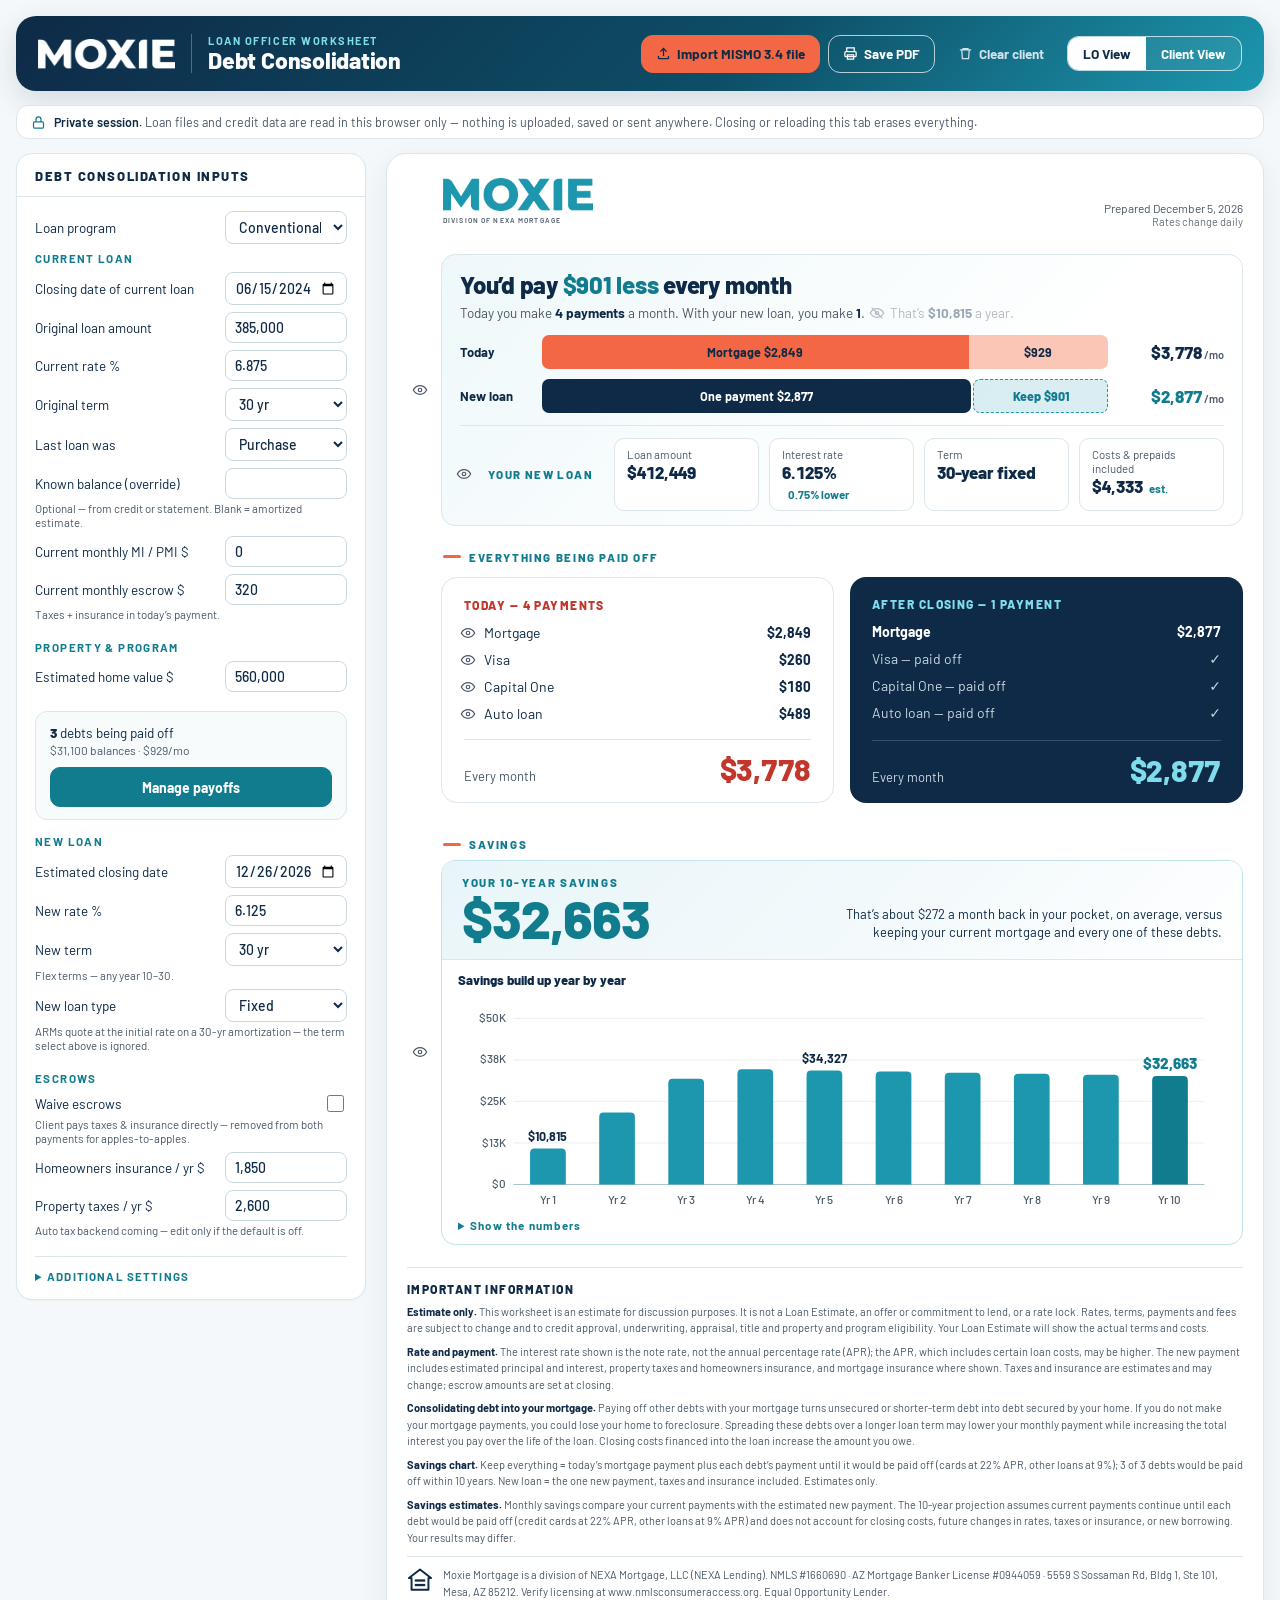
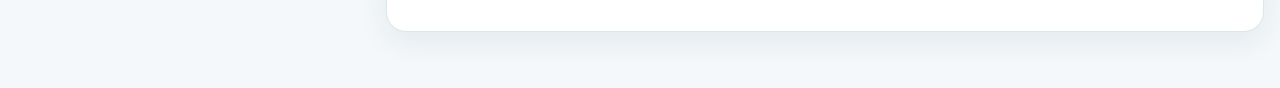
<file: lo-worksheet/index.html>
<!doctype html>
<html lang="en" translate="no">
<head>
<meta charset="utf-8">
<meta http-equiv="Content-Security-Policy" content="default-src 'none'; script-src 'unsafe-inline'; worker-src 'none'; style-src 'unsafe-inline'; font-src data:; img-src data:; connect-src 'none'; media-src 'none'; frame-src 'none'; object-src 'none'; form-action 'none'; base-uri 'none'; manifest-src 'none'">
<meta name="referrer" content="no-referrer">
<meta name="robots" content="noindex, nofollow, noarchive">
<meta name="google" content="notranslate">
<meta name="viewport" content="width=device-width, initial-scale=1">
<title>Moxie Debt Consolidation — LO Worksheet</title>
<meta name="claude:viewport-fit-sides" content="cover">
<style>
/* Layout: Moxie-style comparison sheet — gray label rail, boxed Current/New value columns, green savings. Input rail left (LO only). */
:root{
  --bg:#f3f5f6; --sheet:#ffffff; --ink:#111417; --muted:#6b7a82;
  --cell:#d9dde0; --cell-ink:#111417; --box:#ffffff; --box-line:#1c2327;
  --moxie:#19b8cc; --moxie-deep:#0e8c9c; --save:#1fa05a;
  --line:#dfe5e8; --bad:#c0392b; --warn-soft:#faf2dd; --warn:#8a6210;
  --ok-soft:#e4f4ec; --ok:#157a4a; --bad-soft:#fbeae8;
  --font-head:'Barlow Semi Condensed',system-ui,sans-serif;
  --font-body:'Public Sans',system-ui,sans-serif;
}
@media (prefers-color-scheme: dark){ :root:not([data-theme="light"]){
  --bg:#0f1719; --sheet:#151f23; --ink:#e8f1f3; --muted:#8aa0a8;
  --cell:#223034; --cell-ink:#dcebee; --box:#0f1719; --box-line:#49626b;
  --moxie:#2fd0e4; --moxie-deep:#8fe6f0; --save:#43cf85;
  --line:#243338; --bad:#f08a7d; --warn-soft:#332a12; --warn:#e3b65a;
  --ok-soft:#123327; --ok:#4cc98a; --bad-soft:#3a1b17;
  color-scheme:dark;
}}
:root[data-theme="dark"]{
  --bg:#0f1719; --sheet:#151f23; --ink:#e8f1f3; --muted:#8aa0a8;
  --cell:#223034; --cell-ink:#dcebee; --box:#0f1719; --box-line:#49626b;
  --moxie:#2fd0e4; --moxie-deep:#8fe6f0; --save:#43cf85;
  --line:#243338; --bad:#f08a7d; --warn-soft:#332a12; --warn:#e3b65a;
  --ok-soft:#123327; --ok:#4cc98a; --bad-soft:#3a1b17;
  color-scheme:dark;
}
*{box-sizing:border-box}
body{background:var(--bg); color:var(--ink); font-family:var(--font-body); font-size:14px; margin:0;
  padding-left:max(16px,env(safe-area-inset-left,0px)); padding-right:max(16px,env(safe-area-inset-right,0px)); padding-block:0 56px;}
.wrap{max-width:1560px; margin:0 auto}
header.app{display:flex; flex-wrap:wrap; gap:12px; align-items:center; justify-content:space-between; padding-block:16px 8px}
.brand h1{font-family:var(--font-head); font-weight:700; font-size:24px; margin:0}
.brand h1 b{color:var(--moxie)}
.mode{display:flex; border:1.5px solid var(--moxie); border-radius:999px; overflow:hidden}
.mode button{border:0; background:transparent; color:var(--moxie-deep); font:600 13px var(--font-body); padding:8px 16px; cursor:pointer}
.mode button.on{background:var(--moxie); color:#fff}
nav.tabs{display:flex; gap:8px; flex-wrap:wrap; margin-block:6px 16px}
nav.tabs button{font:600 13px var(--font-head); letter-spacing:.4px; text-transform:uppercase; border:1px solid var(--line);
  background:var(--sheet); color:var(--muted); padding:9px 14px; border-radius:8px; cursor:pointer}
nav.tabs button.on{background:var(--moxie); color:#fff; border-color:var(--moxie)}
.grid{display:grid; grid-template-columns:minmax(290px,350px) 1fr; gap:18px; align-items:start}
@media(max-width:880px){ .grid{grid-template-columns:1fr} }
.card{background:var(--sheet); border:1px solid var(--line); border-radius:10px}
.card h2{font:700 12.5px var(--font-head); letter-spacing:.8px; text-transform:uppercase; color:var(--muted); margin:0; padding:12px 16px 10px; border-bottom:1px solid var(--line)}
.card .body{padding:12px 16px}
fieldset{border:0; margin:0 0 12px; padding:0}
fieldset legend{font:700 11.5px var(--font-head); letter-spacing:.7px; text-transform:uppercase; color:var(--moxie-deep); margin-bottom:7px; padding:0}
.f{display:grid; grid-template-columns:1fr 122px; gap:5px 10px; align-items:center; margin-bottom:7px}
.f label{font-size:12.5px}
.f .hint{grid-column:1/-1; color:var(--muted); font-size:11px; margin-top:-3px}
input,select{font:500 13px var(--font-body); color:var(--ink); background:var(--bg); border:1px solid var(--line);
  border-radius:6px; padding:6px 8px; width:100%; font-variant-numeric:tabular-nums}
input:focus,select:focus{outline:2px solid var(--moxie); outline-offset:1px}
input[type=checkbox]{width:17px; height:17px; justify-self:end; accent-color:var(--moxie)}

/* ======= the sheet ======= */
.sheet{background:var(--sheet); border:1.5px solid var(--box-line); border-radius:6px; padding:18px 18px 22px; max-width:920px; min-width:0; overflow:hidden}
.srow>*{min-width:0}
body.client .sheet{margin:0 auto}
.srow{display:grid; grid-template-columns:26px minmax(130px,170px) 1fr 1fr minmax(96px,0.9fr); gap:6px 8px; align-items:stretch; margin-bottom:6px}
body.client .srow{grid-template-columns:minmax(130px,170px) 1fr 1fr minmax(96px,0.9fr)}
@media(max-width:560px){ .srow{grid-template-columns:22px 92px 1fr 1fr 86px} body.client .srow{grid-template-columns:88px 1fr 1fr 86px} }
.dcell{display:flex; gap:5px; align-items:center; justify-content:center; font-size:12.5px; padding:7px 6px}
.dcell span{overflow-wrap:anywhere}
.dcell .eye{flex:none}
.dcell.doff{opacity:.38}
body.client .dcell.doff{visibility:hidden}
body.client .srow>span:first-child{display:none}
body.client .cnote{grid-column:1/-1 !important}
body.client .rgrid{grid-template-columns:1fr; justify-items:center}
body.client .lblc .sub{display:none}
body.client .lblc .sub.subc{display:inline}
body.client .losub{display:none}
.morerow{display:none !important}
body.showmore:not(.client) .morerow{display:grid !important}
.showmore-row{padding:6px 0 0; display:flex; justify-content:center}
.shead{margin-bottom:12px}
.shead .logo{display:flex; flex-direction:column; justify-content:center; padding:4px 2px}
.logo .mm{font:800 30px/0.9 var(--font-head); color:var(--moxie); letter-spacing:1px}
.logo .m1{font:800 19px/1.1 var(--font-head); color:var(--moxie); letter-spacing:2.5px}
.logo .m2{font:600 9px var(--font-body); color:var(--moxie); letter-spacing:3.6px}
.logo .m3{font:500 6.6px var(--font-body); color:var(--muted); letter-spacing:1.4px; margin-top:2px}
.colhead{background:var(--cell); color:var(--cell-ink); font:700 13.5px var(--font-body); display:flex; align-items:center; justify-content:center; border-radius:3px; min-height:56px}
.lblc{background:var(--cell); color:var(--cell-ink); font:700 12.5px var(--font-body); display:flex; align-items:center; padding:7px 12px; border-radius:3px}
.lblc .sub{font-weight:500; color:var(--muted); font-size:10.5px; margin-left:6px}
.vbox{background:var(--box); border:1px solid var(--box-line); border-radius:3px; display:flex; align-items:center; justify-content:center;
  font:600 13.5px var(--font-body); font-variant-numeric:tabular-nums; padding:7px 10px; min-height:33px; text-align:center}
.vbox.dash{border-style:dashed}
.vbox.save{color:var(--save); font-weight:700}
.vbox.bad{color:var(--bad)}
.vbox.blank{border-color:transparent; background:transparent}
.vbox .mini{font-weight:500; font-size:10.5px; color:var(--muted); margin-left:6px}
.gap{height:12px}
.srow.off{opacity:.38}
body.client .srow.off{display:none}
body.client .lo-only{display:none !important}
.eye{border:0; background:transparent; cursor:pointer; color:var(--muted); padding:0; line-height:0; border-radius:5px; align-self:center; justify-self:center}
.eye:hover{color:var(--moxie-deep)}
.eye svg{width:16px; height:16px; stroke:currentColor; fill:none; stroke-width:1.8}
.srow.off .eye{color:var(--bad)}
body.client .eye{display:none}
.secttl{grid-column:2/-1; font:700 11px var(--font-head); letter-spacing:1px; text-transform:uppercase; color:var(--muted); padding:8px 2px 2px}
body.client .secttl{grid-column:1/-1}
.rgrid{display:grid; grid-template-columns:minmax(0,920px) minmax(230px,290px); gap:16px; align-items:start}
@media(max-width:1060px){ .rgrid{grid-template-columns:1fr} .lopanel{position:static} }
.lopanel{position:sticky; top:12px; background:var(--sheet); border:1px solid var(--line); border-radius:10px; padding:12px 14px; max-height:calc(100vh - 24px); overflow-y:auto}
.lopanel .lp-h{font:700 11px var(--font-head); letter-spacing:1px; text-transform:uppercase; color:var(--muted); margin-bottom:8px}
.lopanel .pills{flex-direction:column; align-items:stretch; padding:0 0 4px}
.lopanel .pill{border-radius:8px; padding:7px 10px; white-space:normal; line-height:1.35}
.lopanel .sugg{margin-top:10px; padding:8px 11px}
.pills{display:flex; flex-wrap:wrap; gap:7px; padding:12px 0 2px}
.pill{font:600 11.5px var(--font-body); border-radius:999px; padding:5px 11px 5px 9px; display:inline-flex; gap:6px; align-items:center}
.pill.ok{background:var(--ok-soft); color:var(--ok)} .pill.no{background:var(--bad-soft); color:var(--bad)} .pill.warn{background:var(--warn-soft); color:var(--warn)}
.note{color:var(--muted); font-size:11px; padding-top:8px}
.debts table{width:100%; border-collapse:collapse; font-variant-numeric:tabular-nums}
.debts th{font:700 10.5px var(--font-head); letter-spacing:.6px; text-transform:uppercase; color:var(--muted); text-align:left; padding:3px 5px}
.debts td{padding:2px 2px}
.debts td input{padding:5px 7px}
.debts td.n input{text-align:right}
.debts .del{border:0; background:transparent; color:var(--bad); font-size:16px; cursor:pointer; padding:2px 6px}
.addbtn{margin-top:7px; border:1.5px dashed var(--moxie); color:var(--moxie-deep); background:transparent; border-radius:7px; padding:6px 11px; font:600 12px var(--font-body); cursor:pointer}
.clientbar{display:none; color:var(--muted); font-size:11.5px; max-width:760px; margin:0 auto 12px}
body.client .clientbar{display:block}
body.client .inputs-col{display:none}
body.client .grid{grid-template-columns:1fr}
body.client nav.tabs{display:none}
.disc{display:none; color:var(--muted); font-size:10.5px; max-width:760px; margin:14px auto 0}
body.client .disc{display:block}
.forline{font:600 13px var(--font-body); color:var(--ink); padding:2px 2px 10px}
.forline .sub2{color:var(--muted); font-weight:500}
.sugg{margin-top:14px; border:1.5px dashed var(--moxie); border-radius:8px; padding:10px 14px}
.sugg .sugg-h{font:700 11px var(--font-head); letter-spacing:1px; text-transform:uppercase; color:var(--moxie-deep); margin-bottom:6px}
.sugg ul{margin:0; padding-left:18px}
.sugg li{font-size:12.5px; margin-bottom:5px}
.sugg li b{color:var(--moxie-deep)}
.togglebtn{cursor:pointer; border:1.5px solid var(--moxie); background:transparent; color:var(--moxie-deep); font:600 12.5px var(--font-body)}
.togglebtn.on{background:var(--moxie); color:#fff}
.ackbtn{border-color:var(--bad); color:var(--bad)}
.ackbtn.on{background:var(--bad); color:#fff; border-color:var(--bad)}
.missingrow .lblc{background:var(--bad); color:#fff; font-weight:800}
.missingrow .lblc .sub{color:#ffd9d4}
.missingrow .vbox{border-color:var(--bad); border-width:2px; color:var(--bad); font-weight:800}
.cnote{border:1.5px solid var(--moxie); background:var(--sheet); color:var(--moxie-deep); border-radius:6px; padding:9px 12px; font:600 13px var(--font-body)}
</style>
<style>@font-face{font-family:'Barlow';font-style:normal;font-weight:400;font-display:swap;src:url([data-uri]) format('woff2')}@font-face{font-family:'Barlow';font-style:normal;font-weight:500;font-display:swap;src:url([data-uri]) format('woff2')}@font-face{font-family:'Barlow';font-style:normal;font-weight:600;font-display:swap;src:url([data-uri]) format('woff2')}@font-face{font-family:'Barlow';font-style:normal;font-weight:700;font-display:swap;src:url([data-uri]) format('woff2')}@font-face{font-family:'Barlow';font-style:normal;font-weight:800;font-display:swap;src:url([data-uri]) format('woff2')}</style>
<style>/* ===== Moxie LO additions ===== */
.mx-actions{display:flex; flex-wrap:wrap; gap:8px; align-items:center}
.mx-act{display:inline-flex; align-items:center; gap:6px; border:1.5px solid var(--moxie); background:transparent; color:var(--moxie-deep);
  font:600 13px var(--font-body); padding:8px 14px; border-radius:999px; cursor:pointer; min-height:36px}
.mx-act svg{width:15px; height:15px; stroke:currentColor; fill:none; stroke-width:2}
.mx-act:hover{background:color-mix(in srgb, var(--moxie) 10%, transparent)}
.mx-act.pri{background:var(--moxie); color:#fff}
.mx-act.pri:hover{filter:brightness(.95); background:var(--moxie)}
.mx-act.warn{border-color:var(--line); color:var(--muted)}
.mx-act.warn:hover{border-color:var(--bad); color:var(--bad); background:transparent}
.mx-act:focus-visible,.mode button:focus-visible{outline:2px solid var(--moxie); outline-offset:2px}
.mx-privacy{display:flex; align-items:center; gap:8px; font-size:12px; color:var(--muted); background:var(--sheet); border:1px solid var(--line);
  border-radius:8px; padding:7px 12px; margin:0 0 14px}
.mx-privacy svg{width:15px; height:15px; flex:none; stroke:var(--ok); fill:none; stroke-width:2}
.mx-privacy b{color:var(--ink); font-weight:600}
body.client .mx-privacy{display:none}
body.client .mx-lo-act{display:none}
.mx-status{font-size:12.5px; min-height:0}
.mx-status:not(:empty){display:block; margin:-6px 0 12px; padding:8px 12px; border-radius:8px}
.mx-status.err{background:var(--bad-soft); color:var(--bad); font-weight:600}
.mx-status.ok{background:var(--ok-soft); color:var(--ok); font-weight:600}
.mx-status:not(.err):not(.ok):not(:empty){background:var(--warn-soft); color:var(--warn)}
.mx-import-hint{margin:6px 0 0; font-size:11px; color:var(--muted)}
.mx-import-hint button{border:0; background:none; padding:0; color:var(--moxie-deep); font:600 11px var(--font-body); text-decoration:underline; cursor:pointer}
/* review dialog */
#mxReview{border:0; border-radius:14px; padding:0; width:min(880px, calc(100vw - 32px)); max-height:calc(100vh - 48px); background:var(--sheet); color:var(--ink);
  box-shadow:0 24px 60px rgba(0,0,0,.35)}
#mxReview::backdrop{background:rgba(10,20,24,.55)}
.mx-rv-head{display:flex; justify-content:space-between; align-items:center; gap:12px; padding:16px 20px 12px; border-bottom:1px solid var(--line)}
.mx-rv-head h2{font:700 18px var(--font-head); margin:0}
.mx-rv-head .mx-lock{font-size:11.5px; color:var(--ok); font-weight:600}
#mxReviewBody{padding:14px 20px 4px}
.mx-rv-sum{margin:0 0 10px; font-size:13px}
.mx-rv-warn{margin:0 0 10px; font-size:12px; color:var(--warn)}
.mx-rv-scroll{max-height:min(46vh, 420px); overflow:auto; border:1px solid var(--line); border-radius:8px}
.mx-rv{width:100%; border-collapse:collapse; font-size:13px; font-variant-numeric:tabular-nums}
.mx-rv th{position:sticky; top:0; background:var(--cell); color:var(--cell-ink); font:700 11px var(--font-head); letter-spacing:.6px; text-transform:uppercase; text-align:left; padding:8px 10px}
.mx-rv td{padding:8px 10px; border-top:1px solid var(--line); vertical-align:top}
.mx-rv td:first-child,.mx-rv th:first-child{width:34px}
.mx-rv .n{text-align:right; white-space:nowrap}
.mx-rv input[type=checkbox]{width:17px; height:17px; accent-color:var(--moxie)}
.mx-rv .mx-k{font-size:11px; color:var(--muted)}
.mx-rv .mx-fl{font-size:11.5px; color:var(--warn); max-width:260px}
.mx-rv tr.mx-dim td:not(:first-child){opacity:.5}
.mx-rv-tot{margin:10px 0; font-weight:600; font-size:13px}
.mx-rv-opt{display:block; padding-left:26px; text-indent:-26px; font-size:13px; margin:8px 0; line-height:1.45}
.mx-rv-opt input{width:17px !important; height:17px; margin:0 9px 0 0; vertical-align:-3px; accent-color:var(--moxie)}
.mx-rv-opt span{color:var(--muted)}
.mx-rv-mode{display:flex; flex-wrap:wrap; gap:18px; margin:12px 0 4px; font-size:13px}
.mx-rv-mode label{display:inline-flex; align-items:center; gap:8px; cursor:pointer}
.mx-rv-mode input{width:16px !important; height:16px; margin:0; accent-color:var(--moxie)}
.mx-rv input[type=checkbox]{width:17px !important}
.mx-rv-foot{display:flex; justify-content:flex-end; gap:10px; padding:12px 20px 18px}
/* embedded in a page: the frame is as tall as the worksheet, so pin the dialog to the top (the host page scrolls there) */
html.mx-embed body{padding-bottom:24px}
html.mx-embed #mxReview{margin:16px auto auto; max-height:none}
html.mx-embed .lopanel{max-height:none}
/* drag & drop */
body.mx-drag::after{content:'Drop the MISMO 3.4 file to read it in this browser'; position:fixed; inset:12px; border:3px dashed var(--moxie); border-radius:16px;
  background:color-mix(in srgb, var(--bg) 88%, transparent); display:flex; align-items:center; justify-content:center; font:700 20px var(--font-head);
  color:var(--moxie-deep); z-index:50; pointer-events:none}

/* ===== Save PDF: US Letter, same look as the screen =====
   body.mx-printing is set just before the print dialog opens (button or Ctrl/Cmd+P): the worksheet is laid out at
   its on-screen width (920px) and scaled to the 7.7in printable width, so the PDF matches the page exactly. */
body.mx-printing header.app, body.mx-printing .mx-privacy, body.mx-printing .mx-status, body.mx-printing .inputs-col,
body.mx-printing nav.tabs, body.mx-printing dialog{display:none !important}
body.mx-printing .wrap{max-width:none}
body.mx-printing .grid{display:block}
body.mx-printing #mxPrintArea{width:920px; margin:0 auto}
body.mx-printing .rgrid{display:block}
body.mx-printing .sheet{max-width:none; margin:0 !important; -webkit-box-decoration-break:clone; box-decoration-break:clone}
body.mx-printing.client .rgrid{justify-items:stretch}
body.mx-printing .lopanel{position:static !important; max-height:none !important; overflow:visible !important; margin-top:14px}
body.mx-printing .lopanel .pills{flex-direction:row !important; flex-wrap:wrap}
body.mx-printing .eye{visibility:hidden}
body.mx-printing .clientbar, body.mx-printing .disc{max-width:none; margin-left:0; margin-right:0}
@media print{
  @page{size:letter portrait; margin:0.4in}
  :root, :root:not([data-theme="light"]), :root[data-theme="dark"]{
    --bg:#ffffff; --sheet:#ffffff; --ink:#111417; --muted:#5f6e76; --cell:#d9dde0; --cell-ink:#111417; --box:#ffffff; --box-line:#1c2327;
    --moxie:#19b8cc; --moxie-deep:#0e8c9c; --save:#1a8f50; --line:#dfe5e8; --bad:#c0392b; --warn-soft:#faf2dd; --warn:#8a6210;
    --ok-soft:#e4f4ec; --ok:#157a4a; --bad-soft:#fbeae8; color-scheme:light}
  *{-webkit-print-color-adjust:exact !important; print-color-adjust:exact !important}
  html,body{background:#fff !important}
  body{padding:0 !important; margin:0}
  header.app, .mx-privacy, .mx-status, .inputs-col, nav.tabs, dialog{display:none !important}
  .srow, .cnote, .forline, .shead, .lopanel .pill, .sugg li, .disc{break-inside:avoid; page-break-inside:avoid}
  a{color:inherit; text-decoration:none}
}
</style><style>/* ===== Moxie brand skin — visual only. Loaded last; changes color, type and shape, never layout logic or behavior. =====
   Tokens match moxiemortgage.com: Barlow, navy #0E2A47, blue #1C97AE, deep teal #127C8F, orange #F46744, teal→navy gradient. */
:root, :root:not([data-theme="light"]), :root[data-theme="dark"]{
  --bg:#F4F8FA; --sheet:#ffffff; --ink:#0E2A47; --muted:#4A5868;
  --cell:#EAF3F6; --cell-ink:#0E2A47; --box:#ffffff; --box-line:#B8CDD6;
  --moxie:#1C97AE; --moxie-deep:#127C8F; --save:#1C97AE; --orange:#F46744; --navy:#0E2A47;
  --line:#DCE6EB; --bad:#C2362B; --warn-soft:#FDF3E2; --warn:#8A5A0B;
  --ok-soft:#E8F5F8; --ok:#1C97AE; --bad-soft:#FCEBE8;
  --font-head:'Barlow',system-ui,-apple-system,'Segoe UI',sans-serif;
  --font-body:'Barlow',system-ui,-apple-system,'Segoe UI',sans-serif;
  color-scheme:light;
}
body{font-size:14.5px; -webkit-font-smoothing:antialiased; padding-block:16px 56px}

/* ---- header: brand gradient band ---- */
header.app{background:linear-gradient(315deg,#1C97AE 0%,#0D4E66 42%,#0E2A47 100%); color:#fff; border-radius:20px;
  padding:18px 22px; margin-bottom:14px; gap:14px 18px; box-shadow:0 10px 30px rgba(14,42,71,.14)}
.brand{display:flex; align-items:center; gap:16px; min-width:0}
.brand .mx-wm{height:30px; width:auto; display:block}
.brand .mx-sep{width:1px; align-self:stretch; background:rgba(255,255,255,.28)}
.brand .mx-eb{margin:0 0 1px; font:700 11px var(--font-head); letter-spacing:.14em; text-transform:uppercase; color:#7FDCEC}
.brand h1{font:800 23px/1.1 var(--font-head); letter-spacing:-.01em; color:#fff; margin:0}
.mx-actions{gap:8px}
.mx-act{border:1.5px solid rgba(255,255,255,.7); color:#fff; font:700 13.5px var(--font-body); border-radius:12px; padding:8px 14px; min-height:38px}
.mx-act:hover{background:rgba(255,255,255,.12)}
.mx-act.pri{background:var(--orange); border-color:var(--orange); color:var(--navy)}
.mx-act.pri:hover{background:#ff7a59; border-color:#ff7a59; filter:none}
header.app .mx-act.warn{border-color:transparent; color:#D3E3EC}
header.app .mx-act.warn:hover{border-color:#fff; color:#fff; background:transparent}
.mode{border:1.5px solid rgba(255,255,255,.7); border-radius:12px; background:rgba(255,255,255,.06)}
.mode button{color:#fff; font:700 13.5px var(--font-body); padding:8px 15px}
.mode button.on{background:#fff; color:var(--navy)}
.mx-act:focus-visible,.mode button:focus-visible{outline:3px solid #7FDCEC; outline-offset:2px}

/* ---- notices ---- */
.mx-privacy{border-radius:12px; border-color:var(--line); font-size:12.5px; padding:8px 14px}
.mx-status:not(:empty){border-radius:12px}

/* ---- input rail ---- */
.grid{gap:20px}
.card{border-radius:16px; border-color:var(--line); box-shadow:0 1px 2px rgba(14,42,71,.04)}
.card h2{font:800 13px var(--font-head); letter-spacing:.12em; color:var(--navy); padding:14px 18px 12px}
.card .body{padding:14px 18px}
fieldset legend{font:700 11.5px var(--font-head); letter-spacing:.12em; color:var(--moxie-deep)}
.f label{font-size:13.5px; color:var(--ink)}
.f .hint{font-size:11.5px}
input,select{font:500 14px var(--font-body); color:var(--ink); background:#fff; border:1px solid #C9D8DF; border-radius:8px; padding:6px 9px}
input:hover,select:hover{border-color:#9FBAC5}
input:focus,select:focus{outline:2px solid var(--moxie); outline-offset:0; border-color:var(--moxie)}
input[type=checkbox]{accent-color:var(--moxie-deep)}
details summary{color:var(--moxie-deep) !important; letter-spacing:.1em !important}
.debts th{font:700 10.5px var(--font-head); letter-spacing:.1em}
.addbtn{border-radius:10px; font:700 12.5px var(--font-body); border-color:var(--moxie); color:var(--moxie-deep)}
.addbtn:hover{background:#EAF3F6}
.mx-import-hint button{font:700 11.5px var(--font-body)}

/* ---- the sheet ---- */
.sheet{border:1px solid var(--line); border-radius:20px; padding:20px 20px 24px; box-shadow:0 10px 30px rgba(14,42,71,.07)}
.shead{margin-bottom:14px}
.shead .logo{gap:5px; padding:4px 2px}
.logo .mx-wm-n{width:100%; max-width:150px; height:auto; display:block}
.logo .m3{font:600 7px var(--font-body); letter-spacing:.16em; color:var(--muted); margin:0}
.colhead{background:var(--navy); color:#fff; font:700 14.5px var(--font-head); border-radius:10px; min-height:56px; padding:6px 8px; text-align:center; line-height:1.15}
.shead .colhead:last-child{background:var(--moxie-deep)}
.lblc{font:600 13px var(--font-body); border-radius:8px; padding:7px 12px; line-height:1.25}
.lblc .sub{font-size:11px}
.vbox{border-radius:8px; border-color:var(--box-line); font:600 14.5px var(--font-body); color:var(--ink)}
.vbox.save{color:var(--save); font-weight:800; background:#F6FBFC; border-color:#9BD3DF}
.vbox.bad{color:var(--bad)}
.vbox.blank{background:transparent; border-color:transparent}
.vbox .mini{font-size:11px}
.secttl{display:flex; align-items:center; gap:8px; font:800 11.5px var(--font-head); letter-spacing:.14em; color:var(--moxie-deep); padding:10px 2px 3px}
.secttl::before{content:''; width:18px; height:3px; border-radius:2px; background:var(--orange); flex:none}
.eye:hover{color:var(--moxie-deep)}
.missingrow .lblc{background:var(--bad)}
.cnote{border-radius:10px; font:600 13.5px var(--font-body); background:#F2F9FB}
.forline{font:600 14px var(--font-body)}
.clientbar{font-size:12.5px}
.disc{font-size:11px}

/* ---- LO panel & suggestions ---- */
.lopanel{border-radius:16px; border-color:var(--line); padding:14px 16px; box-shadow:0 1px 2px rgba(14,42,71,.04)}
.lopanel .lp-h{font:800 12px var(--font-head); letter-spacing:.14em; color:var(--navy)}
.pill{font:600 12px var(--font-body)}
.lopanel .pill{border-radius:10px}
.sugg{border-radius:12px; border-color:var(--moxie)}
.sugg .sugg-h{font:800 11.5px var(--font-head); letter-spacing:.12em}
.sugg li{font-size:13px}
.togglebtn{border-radius:10px; font:700 12.5px var(--font-body)}

/* ---- review dialog ---- */
.mx-rv-loan{margin:12px 0 4px; padding:10px 14px 4px; border:1px solid var(--line); border-radius:12px; background:#F7FBFC}
.mx-rv-sub{margin:0 0 4px; font:800 11.5px var(--font-head); letter-spacing:.12em; text-transform:uppercase; color:var(--moxie-deep)}
.mx-rv-sub b{color:var(--ink); letter-spacing:.06em}
.mx-rv-note{margin:6px 0 8px; font-size:12.5px; color:var(--muted); line-height:1.45}
.mx-rv-note b{color:var(--warn)}
#mxReview{border-radius:20px; box-shadow:0 24px 60px rgba(14,42,71,.35)}
#mxReview::backdrop{background:rgba(14,42,71,.55)}
.mx-rv-head{background:linear-gradient(315deg,#1C97AE 0%,#0D4E66 42%,#0E2A47 100%); color:#fff; border-bottom:0; padding:18px 22px 16px}
.mx-rv-head h2{font:800 19px var(--font-head); color:#fff}
.mx-rv-head .mx-lock{color:#7FDCEC}
.mx-rv th{background:var(--navy); color:#fff; letter-spacing:.1em}
.mx-rv-scroll{border-radius:12px}
.mx-rv-foot .mx-act{border-color:var(--line); color:var(--muted)}
.mx-rv-foot .mx-act:hover{border-color:var(--navy); color:var(--navy); background:transparent}
.mx-rv-foot .mx-act.pri{background:var(--orange); border-color:var(--orange); color:var(--navy)}
.mx-rv-foot .mx-act.pri:hover{background:#ff7a59; border-color:#ff7a59}
.mx-rv-foot .mx-act:focus-visible{outline-color:var(--moxie)}

@media (max-width:640px){
  header.app{padding:16px; border-radius:16px}
  .brand .mx-wm{height:24px}
  .brand h1{font-size:20px}
}

/* ---- Save PDF: same brand palette on paper ---- */
body.mx-printing .sheet{box-shadow:none}
@media print{
  :root, :root:not([data-theme="light"]), :root[data-theme="dark"]{
    --bg:#ffffff; --sheet:#ffffff; --ink:#0E2A47; --muted:#4A5868; --cell:#EAF3F6; --cell-ink:#0E2A47; --box:#ffffff; --box-line:#B8CDD6;
    --moxie:#1C97AE; --moxie-deep:#127C8F; --save:#1C97AE; --line:#DCE6EB; --bad:#C2362B; --warn-soft:#FDF3E2; --warn:#8A5A0B;
    --ok-soft:#E8F5F8; --ok:#1C97AE; --bad-soft:#FCEBE8; color-scheme:light}
  .sheet{box-shadow:none !important}
}

/* ---- import dialog: header and buttons always visible, middle scrolls (standalone, embedded and previews) ---- */
#mxReview[open]{display:flex; flex-direction:column; max-height:calc(100vh - 32px); overflow:hidden}
html.mx-embed #mxReview[open]{display:flex; flex-direction:column; max-height:calc(var(--mx-vh, 100vh) - 32px); margin:16px auto auto; overflow:hidden}
#mxReview .mx-rv-head, #mxReview .mx-rv-foot{flex:none}
#mxReviewBody{flex:1 1 auto; min-height:0; overflow-y:auto; overscroll-behavior:contain; padding-bottom:10px}
#mxReview .mx-rv-foot{border-top:1px solid var(--line); background:var(--sheet); padding-top:14px; border-radius:0 0 20px 20px}

/* ---- 10-year savings chart ---- */
.srow.mx-chrow{grid-template-columns:26px 1fr}
body.client .srow.mx-chrow{grid-template-columns:1fr}
.mx-ch{border:1px solid #9BD3DF; border-radius:14px; background:#fff; min-width:0; overflow:hidden}
.mx-ch-hero{display:flex; flex-wrap:wrap; gap:16px 28px; align-items:center; justify-content:space-between; padding:18px 20px 16px;
  background:linear-gradient(135deg,#E8F5F8 0%,#F4FAFC 60%,#fff 100%); border-bottom:1px solid #D2EBF1}
.mx-ch-hero>div:first-child{flex:1 1 300px; min-width:0}
.mx-ch-k{margin:0; font:800 11.5px var(--font-head); letter-spacing:.14em; text-transform:uppercase; color:#127C8F}
.mx-ch-num{margin:2px 0 4px; font:800 54px/1 var(--font-head); letter-spacing:-.02em; color:#127C8F; font-variant-numeric:tabular-nums}
.mx-ch-s{margin:0; font-size:13px; line-height:1.4; color:var(--ink); max-width:420px; text-wrap:pretty}
.mx-ch-hero.neg{background:var(--bad-soft); border-bottom-color:#F0C8C2}
.mx-ch-hero.neg .mx-ch-k,.mx-ch-hero.neg .mx-ch-num{color:var(--bad)}
.mx-ch-cmp{flex:0 1 330px; min-width:240px}
.mx-ch-cmp .r{display:grid; grid-template-columns:104px 1fr auto; align-items:center; gap:10px; margin-bottom:8px; font-size:12.5px}
.mx-ch-cmp .l{color:var(--muted); font-weight:600}
.mx-ch-cmp .b{height:10px; background:#EEF3F5; border-radius:5px; overflow:hidden}
.mx-ch-cmp .b i{display:block; height:100%; border-radius:5px}
.mx-ch-cmp b{font:800 14px var(--font-body); color:var(--ink); font-variant-numeric:tabular-nums; min-width:76px; text-align:right}
.mx-ch-cmp p{margin:0; font-size:11px; color:var(--muted)}
.mx-ch-plot{position:relative; padding:12px 16px 0}
.mx-ch-cap{margin:0; font:800 13px var(--font-head); color:var(--ink)}
.mx-ch svg{display:block; width:100%; height:auto; overflow:visible}
.mx-ch-grid line{stroke:#E6EDF0; stroke-width:1}
.mx-ch-grid line.z{stroke:#9FBAC5}
.mx-ch-hl{fill:rgba(14,42,71,.05)}
.mx-ch-ticks text{font:500 13px var(--font-body); fill:var(--muted)}
.mx-ch-lbl text{font:700 14px var(--font-body); fill:var(--ink)}
.mx-ch-lbl text.big{font:800 17px var(--font-body); fill:#127C8F}
.mx-ch-tip{position:absolute; top:30px; transform:translateX(-50%); background:var(--navy); color:#fff; border-radius:10px; padding:8px 10px; font-size:12px;
  pointer-events:none; box-shadow:0 8px 20px rgba(14,42,71,.25); white-space:nowrap; display:flex; flex-direction:column; gap:2px; z-index:2}
.mx-ch-tip[hidden]{display:none}
.mx-ch-tip i{display:inline-block; width:10px; height:3px; border-radius:2px; margin-right:6px; vertical-align:middle}
.mx-ch-tip .g{color:#7FDCEC; font-weight:800} .mx-ch-tip .r{color:#FFB4A8; font-weight:800}
.mx-ch-note{margin:4px 16px 0; font-size:11px; line-height:1.45; color:var(--muted)}
.mx-ch-table{margin:6px 16px 12px; font-size:12px}
.mx-ch-table summary{cursor:pointer; color:var(--moxie-deep); font-weight:700; font-size:11.5px}
.mx-ch-table table{border-collapse:collapse; margin-top:6px; font-variant-numeric:tabular-nums; width:100%}
.mx-ch-table th,.mx-ch-table td{padding:3px 8px; text-align:right; border-bottom:1px solid var(--line)}
.mx-ch-table th:first-child,.mx-ch-table td:first-child{text-align:left}
body.mx-printing .mx-ch-tip, body.mx-printing .mx-ch-table, body.mx-printing .mx-ch-hl{display:none !important}
body.mx-printing .mx-ch-note{margin-bottom:12px}
@media print{ .mx-ch-tip, .mx-ch-table{display:none !important} .srow.mx-chrow{break-inside:avoid} .mx-ch-note{margin-bottom:12px} }

/* ---- Manage payoffs ---- */
.mx-po{border:1px solid var(--line); border-radius:12px; background:#F7FBFC; padding:12px 14px; margin:0 0 14px}
.mx-po-sum{margin:0 0 10px; font-size:13.5px; color:var(--ink)}
.mx-po-sum b{font-weight:800}
.mx-po-sum span{display:block; margin-top:2px; font-size:12px; color:var(--muted)}
.mx-po-btn{width:100%; min-height:40px; border:1.5px solid var(--moxie-deep); background:var(--moxie-deep); color:#fff; border-radius:10px;
  font:700 14px var(--font-body); cursor:pointer}
.mx-po-btn:hover{background:#0F6A7A; border-color:#0F6A7A}
.mx-po-btn:focus-visible{outline:3px solid var(--moxie); outline-offset:2px}
.mx-rv .mx-rv-in{width:100% !important; min-width:0; padding:5px 7px; font:500 13px var(--font-body); border:1px solid #C9D8DF; border-radius:7px; background:#fff}
.mx-rv .mx-rv-in.n{text-align:right; max-width:110px; margin-left:auto; display:block}
.mx-rv td{vertical-align:middle}
.mx-rv td:nth-child(2){min-width:170px}
.mx-rv-totrow{display:flex; justify-content:space-between; align-items:center; gap:12px; margin:10px 0}
.mx-rv-totrow .mx-rv-tot{margin:0}
.mx-rv-add{border:1.5px dashed var(--moxie); background:transparent; color:var(--moxie-deep); border-radius:10px; padding:6px 12px; font:700 12.5px var(--font-body); cursor:pointer}
.mx-rv-add:hover{background:#EAF3F6}

/* ---- Additional settings (collapsed, bottom of the inputs) ---- */
.mx-adv{margin:6px 0 2px; border-top:1px solid var(--line); padding-top:12px}
.mx-adv summary{cursor:pointer; font:700 11.5px var(--font-head); letter-spacing:.12em; text-transform:uppercase; color:var(--muted); list-style-position:inside}
.mx-adv summary:hover{color:var(--moxie-deep)}
.mx-adv-body{margin-top:10px}
.mx-adv-h{margin:0 0 7px; font:700 11.5px var(--font-head); letter-spacing:.12em; text-transform:uppercase; color:var(--moxie-deep)}

/* ---- plain-language sheet: snapshot + paid-off markers ---- */
.srow.mx-snaprow{grid-template-columns:26px 1fr; margin-bottom:14px}
body.client .srow.mx-snaprow{grid-template-columns:1fr}
.mx-snap{border:1px solid var(--line); border-radius:14px; padding:16px 18px 14px; background:linear-gradient(135deg,#F6FBFC 0%,#fff 70%)}
.mx-snap.neg{background:var(--bad-soft)}
.mx-snap-h{margin:0; font:800 24px/1.2 var(--font-head); color:var(--ink); letter-spacing:-.01em}
.mx-snap-h b{color:#127C8F; font-weight:800}
.mx-snap.neg .mx-snap-h b{color:var(--bad)}
.mx-snap-s{margin:4px 0 14px; font-size:13.5px; color:var(--muted)}
.mx-snap-s b{color:var(--ink)}
.mx-snap-bars .r{display:grid; grid-template-columns:70px 1fr 104px; align-items:center; gap:12px; margin-bottom:10px}
.mx-snap-bars .l{font:700 13px var(--font-body); color:var(--ink)}
.mx-snap-bars .bar{display:flex; gap:2px; height:34px; min-width:0}
.mx-snap-bars .bar i{display:flex; align-items:center; justify-content:center; height:100%; border-radius:7px; min-width:6px; overflow:hidden; font-style:normal}
.mx-snap-bars .bar i span{font:700 12.5px var(--font-body); color:#fff; white-space:nowrap; padding:0 8px; overflow:hidden; text-overflow:ellipsis}
.mx-snap-bars .bar i.mtg{background:#0E2A47}
.mx-snap-bars .bar i.debt{background:#FBC6B6}
.mx-snap-bars .bar i.new{background:#1C97AE}
.mx-snap-bars .bar i.keep{background:#E8F5F8; border:1.5px dashed #1C97AE}
.mx-snap-bars .bar i.keep span{color:#127C8F; font-weight:800}
.mx-snap-bars .v{font:800 17px var(--font-body); text-align:right; font-variant-numeric:tabular-nums}
.mx-snap-bars .v small{font-size:11px; font-weight:600; color:var(--muted); margin-left:2px}
.mx-snap-bars .v.bad{color:var(--bad)} .mx-snap-bars .v.save{color:var(--save)}
.vbox.paid{background:#F6FBFC; border-color:#BFE3EB}
.mx-paid{font:700 13px var(--font-body); color:#127C8F}
.colhead{flex-direction:column; gap:1px}
.colhead small{display:block; font:600 11px var(--font-body); opacity:.75}
@media (max-width:560px){ .mx-snap-h{font-size:20px} .mx-snap-bars .r{grid-template-columns:56px 1fr 86px; gap:8px} }
.mx-keep{break-inside:avoid; page-break-inside:avoid}

/* ---- One new payment column headings ---- */
.srow.mx-colrow{margin:2px 0 4px; align-items:end}
.mx-colh{text-align:center; font:800 13px/1.2 var(--font-head); color:var(--ink); padding:0 4px 6px; border-bottom:3px solid var(--line)}
.mx-colh small{display:block; font:600 10.5px var(--font-body); color:var(--muted); margin-top:1px}
.mx-colh.now{border-bottom-color:#F46744} .mx-colh.new{border-bottom-color:#1C97AE} .mx-colh.sav{border-bottom-color:#1C97AE}
.shead{margin-bottom:6px}
.shead .logo{grid-column:2 / span 2}
body.client .shead .logo{grid-column:1 / span 2}

/* ===== Brand-only colors (Robert, Nov 9): good = Moxie blue, today's costs = brand orange, new loan = navy. No green. ===== */
:root, :root:not([data-theme="light"]), :root[data-theme="dark"]{ --save:#127C8F; --ok:#127C8F; --ok-soft:#E8F5F8; --blue-tint:#EEF8FA; --orange-tint:#FEF0EB }
@media print{ :root, :root:not([data-theme="light"]), :root[data-theme="dark"]{ --save:#127C8F; --ok:#127C8F; --ok-soft:#E8F5F8 } }
/* sheet boxes */
.vbox.save{color:#127C8F; background:#F6FBFC; border-color:#9BD3DF}
.vbox.bad{color:var(--navy); background:var(--orange-tint); border-color:#F7A68F; font-weight:800}
.vbox.paid{background:#F6FBFC; border-color:#BFE3EB}
.mx-paid{color:#127C8F}
.dcell.save{color:#127C8F}
/* section headings */
.mx-colh.now{border-bottom-color:#F46744} .mx-colh.new{border-bottom-color:#0E2A47} .mx-colh.sav{border-bottom-color:#1C97AE}
/* snapshot */
.mx-snap{background:linear-gradient(135deg,#EEF8FA 0%,#fff 70%)}
.mx-snap.neg{background:var(--orange-tint)}
.mx-snap-h b{color:#127C8F}
.mx-snap.neg .mx-snap-h b{color:var(--navy); text-decoration:underline; text-decoration-color:#F46744; text-decoration-thickness:3px}
.mx-snap-bars .bar i.mtg{background:#F46744} .mx-snap-bars .bar i.mtg span{color:var(--navy)}
.mx-snap-bars .bar i.debt{background:#FBC6B6} .mx-snap-bars .bar i.debt span{color:var(--navy)}
.mx-snap-bars .bar i.new{background:#0E2A47}
.mx-snap-bars .bar i.keep{background:#EEF8FA; border:1.5px dashed #1C97AE} .mx-snap-bars .bar i.keep span{color:#127C8F}
.mx-snap-bars .v.bad{color:var(--navy)} .mx-snap-bars .v.save{color:#127C8F}
/* 10-year chart */
.mx-ch{border-color:#BFE3EB}
.mx-ch-hero{background:linear-gradient(135deg,#E8F5F8 0%,#F4FAFC 60%,#fff 100%); border-bottom-color:#D2EBF1}
.mx-ch-k,.mx-ch-num,.mx-ch-lbl text.big{color:#127C8F; fill:#127C8F}
.mx-ch-hero.neg{background:var(--orange-tint)} .mx-ch-hero.neg .mx-ch-k,.mx-ch-hero.neg .mx-ch-num{color:var(--navy)}
.mx-ch-tip .g{color:#7FDCEC} .mx-ch-tip .r{color:#FBC6B6}
/* LO panel, status and notices */
.pill.ok{background:#E8F5F8; color:#127C8F}
.pill.no{background:var(--orange-tint); color:var(--navy); box-shadow:inset 3px 0 0 #F46744}
.pill.warn{background:#FFF6F2; color:var(--navy); box-shadow:inset 3px 0 0 #F9A58F}
.mx-status.ok{background:#E8F5F8; color:#127C8F}
.mx-status:not(.err):not(.ok):not(:empty){background:var(--orange-tint); color:var(--navy)}
.mx-privacy svg{stroke:#127C8F}
.mx-rv-head .mx-lock{color:#7FDCEC}
.mx-rv .mx-fl, .mx-rv-warn{color:#B4532F}
.mx-rv-note b{color:var(--navy)}

/* ---- sheet logo: Moxie blue wordmark with breathing room below ---- */
.shead{margin-bottom:26px}
.shead .logo{padding-bottom:4px}

/* ---- snapshot: savings segment reads as savings ---- */
.mx-snap-bars .bar i.keep{background:#127C8F; border:0; box-shadow:inset 0 0 0 2px rgba(255,255,255,.35)}
.mx-snap-bars .bar i.keep span{color:#fff; font-weight:800}
.mx-snap-bars .bar i.keep span b{font-size:10px; margin-right:3px; position:relative; top:-1px}
.mx-snap-key{display:flex; flex-wrap:wrap; gap:6px 16px; margin:2px 0 0 82px; font-size:12px; color:var(--muted)}
.mx-snap-key span{display:inline-flex; align-items:center; gap:6px}
.mx-snap-key i{width:12px; height:12px; border-radius:3px; display:inline-block}
.mx-snap-key i.mtg{background:#F46744} .mx-snap-key i.debt{background:#FBC6B6} .mx-snap-key i.new{background:#0E2A47} .mx-snap-key i.keep{background:#127C8F}
@media (max-width:560px){ .mx-snap-key{margin-left:0} }

/* ---- LO Panel removed: the sheet uses the full width of its column ---- */
.rgrid{grid-template-columns:minmax(0,920px) !important}

/* ---- on screen the sheet uses the available width (the PDF keeps its 920px Letter layout) ---- */
.rgrid{grid-template-columns:minmax(0,1180px) !important; justify-content:center}
.sheet{max-width:1180px}
body.client .rgrid{justify-items:stretch}

/* ---- disclosures ---- */
.mx-disc2{margin-top:22px; padding-top:14px; border-top:1px solid var(--line); font-size:11px; line-height:1.5; color:var(--muted)}
.mx-disc2 p{margin:0 0 7px}
.mx-disc2 b{color:var(--ink); font-weight:700}
.mx-disc-h{font:800 12px var(--font-head) !important; letter-spacing:.12em; text-transform:uppercase; color:var(--ink) !important; margin-bottom:8px !important}
.mx-disc-prep{color:var(--ink) !important; font-weight:600}
.mx-disc-lic{display:flex; gap:10px; align-items:flex-start; margin-top:10px !important; padding-top:10px; border-top:1px solid var(--line)}
.mx-eho{width:26px; height:26px; flex:none; color:var(--ink)}
@media print{ .mx-disc2 p{break-inside:avoid} }

/* ---- "Everything being paid off" two-card layout (Nov 10) ---- */
.mx-pocards-row .mx-pocards{grid-column:2/-1}
body.client .mx-pocards-row .mx-pocards{grid-column:1/-1}
.mx-pocards{display:grid; grid-template-columns:1fr 1fr; gap:16px; margin:4px 0 6px}
.mx-pc{border-radius:16px; padding:20px 22px 18px; display:flex; flex-direction:column; break-inside:avoid; page-break-inside:avoid}
.mx-pc.now{background:#fff; border:1px solid var(--line)}
.mx-pc.new{background:#0E2A47; color:#fff; -webkit-print-color-adjust:exact; print-color-adjust:exact}
.mx-pc-h{margin:0 0 12px; font:800 12px var(--font-head); letter-spacing:.12em; text-transform:uppercase}
.mx-pc.now .mx-pc-h{color:#C2362B} .mx-pc.new .mx-pc-h{color:#7FDCEC}
.mx-pc ul{list-style:none; margin:0; padding:0; display:flex; flex-direction:column; gap:9px}
.mx-pc li{display:flex; align-items:center; gap:8px; font-size:14px; line-height:1.3}
.mx-pc li .nm{flex:1; min-width:0}
.mx-pc li b{font-weight:700; font-variant-numeric:tabular-nums; white-space:nowrap}
.mx-pc li .eye{flex:none; margin-left:-4px}
.mx-pc li.off{opacity:.38} .mx-pc li.off .eye{color:var(--bad)}
body.client .mx-pc li.off{display:none}
.mx-pc.new li{color:#C9D6DF} .mx-pc.new li.one{color:#fff; font-weight:700}
.mx-pc.new li .ck{color:#C9D6DF; font-weight:700}
.mx-pc-tot{margin-top:auto; padding-top:14px; border-top:1px solid var(--line); display:flex; align-items:baseline; justify-content:space-between; gap:12px; margin-top:16px}
.mx-pc.new .mx-pc-tot{border-top-color:rgba(255,255,255,.18)}
.mx-pc-tot span{font-size:13px; color:var(--muted)} .mx-pc.new .mx-pc-tot span{color:#C9D6DF}
.mx-pc-tot b{font:800 30px/1 var(--font-head); letter-spacing:-.01em; font-variant-numeric:tabular-nums}
.mx-pc.now .mx-pc-tot b{color:#C2362B} .mx-pc.new .mx-pc-tot b{color:#7FDCEC}
@media (max-width:640px){.mx-pocards{grid-template-columns:1fr}}
/* (Nov 10) "Yours to keep" bar segment: see-through tint so it reads as money not spent */
.mx-snap-bars .bar i.keep{background:rgba(28,151,174,.16); border:1.5px dashed #1C97AE; box-shadow:none}
.mx-snap-bars .bar i.keep span{color:#127C8F; font-weight:800}

/* ---- "One new payment" three-card layout (Nov 10) ---- */
.mx-pocards-row .mx-npcards{grid-column:2/-1}
body.client .mx-pocards-row .mx-npcards{grid-column:1/-1}
.mx-npcards{display:grid; grid-template-columns:1fr 1fr 1fr; gap:16px; margin:4px 0 6px}
.mx-npcards.cols2{grid-template-columns:1fr 1fr} .mx-npcards.cols1{grid-template-columns:1fr}
body.client .mx-npcards .cardoff{display:none}
.mx-npcards .cardoff{opacity:.38}
.mx-pc-h .eye{margin-right:6px; vertical-align:-3px}
.mx-np{border-radius:16px; padding:20px 22px 18px; display:flex; flex-direction:column; break-inside:avoid; page-break-inside:avoid;
  background:linear-gradient(315deg,#1C97AE 0%,#127C8F 100%); color:#fff; -webkit-print-color-adjust:exact; print-color-adjust:exact}
.mx-np .mx-pc-h{color:#E3F5F9}
.mx-np-big{margin:4px 0 0; font:800 44px/1 var(--font-head); letter-spacing:-.02em; font-variant-numeric:tabular-nums}
.mx-np-big small{font:600 16px var(--font-head); margin-left:4px; color:#E3F5F9; letter-spacing:0}
.mx-np ul{list-style:none; margin:auto 0 0; padding:14px 0 0; border-top:1px solid rgba(255,255,255,.3); display:flex; flex-direction:column; gap:9px; margin-top:18px}
.mx-np li{display:flex; align-items:center; gap:8px; font-size:14px; color:#E3F5F9}
.mx-np li .nm{flex:1} .mx-np li b{color:#fff; font-weight:800; font-variant-numeric:tabular-nums}
.mx-np li.off{opacity:.45} body.client .mx-np li.off{display:none}
.mx-np .eye{color:#E3F5F9}
.mx-np.neg{background:#fff; color:var(--ink); border:1px solid var(--line)} .mx-np.neg .mx-pc-h{color:#C2362B} .mx-np.neg .mx-np-big small{color:var(--muted)} .mx-np.neg .eye{color:var(--muted)}
.mx-pc.new li .eye{color:#C9D6DF}
@media screen and (max-width:820px){.mx-npcards.cols3,.mx-npcards.cols2{grid-template-columns:1fr}}
.mx-pc ul{margin-bottom:16px} .mx-pc-tot{margin-top:auto}
/* (Nov 10) Today = one continuous bar, two colors */
.mx-snap-bars .bar.one{gap:0; border-radius:7px; overflow:hidden}
.mx-snap-bars .bar.one i{border-radius:0}
/* (Nov 10) savings hero: sentence on the number's line, right-aligned; tighter */
.mx-ch-hero{padding:14px 20px; align-items:flex-end}
.mx-ch-hero>div:first-child{flex:0 1 auto}
.mx-ch-sw{flex:1 1 280px; display:flex; justify-content:flex-end}
.mx-ch-sw .mx-ch-s{text-align:right; max-width:400px; margin-bottom:4px}
.mx-ch-num{margin-bottom:0}
@media screen and (max-width:560px){.mx-ch-sw{justify-content:flex-start} .mx-ch-sw .mx-ch-s{text-align:left}}

/* ---- (Nov 10) One new payment: two matched cards ---- */
.mx-npcards.cols2{grid-template-columns:1fr 1fr} .mx-npcards.cols1{grid-template-columns:minmax(0,560px)}
.mx-np2{border-radius:18px; padding:22px 26px 20px; display:flex; flex-direction:column; break-inside:avoid; page-break-inside:avoid; -webkit-print-color-adjust:exact; print-color-adjust:exact; color:#fff}
.mx-np2.new{background:#0E2A47}
.mx-np2.sav{background:linear-gradient(315deg,#1C97AE 0%,#127C8F 100%)}
.mx-np2 .mx-pc-h{margin:0 0 6px} .mx-np2.new .mx-pc-h{color:#7FDCEC} .mx-np2.sav .mx-pc-h{color:#E3F5F9}
.mx-np2 .mx-np-big{margin:0; font:800 46px/1 var(--font-head); letter-spacing:-.02em; font-variant-numeric:tabular-nums}
.mx-np2.new .mx-np-big{color:#fff}
.mx-np2 .mx-np-big small{font:600 16px var(--font-head); margin-left:4px; color:#C9D6DF; letter-spacing:0}
.mx-np2.sav .mx-np-big small{color:#E3F5F9}
.mx-np2 ul{list-style:none; margin:18px 0 0; padding:14px 0 0; border-top:1px solid rgba(255,255,255,.22); display:flex; flex-direction:column; gap:9px}
.mx-np2 li{display:flex; align-items:center; gap:8px; font-size:14px; color:#C9D6DF}
.mx-np2.sav li{color:#E3F5F9}
.mx-np2 li .nm{flex:1; min-width:0} .mx-np2 li b{color:#fff; font-weight:700; font-variant-numeric:tabular-nums; white-space:nowrap}
.mx-np2 .eye{color:#C9D6DF; flex:none} .mx-np2 .mx-pc-h .eye{margin-right:6px; vertical-align:-3px}
.mx-np2 li.off{opacity:.45} body.client .mx-np2 li.off{display:none}
.mx-np2.neg{background:#fff; color:var(--ink); border:1px solid var(--line)} .mx-np2.neg .mx-pc-h{color:#C2362B} .mx-np2.neg .mx-np-big small{color:var(--muted)} .mx-np2.neg .eye{color:var(--muted)}
@media screen and (max-width:700px){.mx-npcards.cols2{grid-template-columns:1fr}}
body.client .mx-keep:has(.mx-chrow.off){display:none}

/* ---- (Nov 10) snapshot: yearly savings + "Your new loan" line; date stamp ---- */
.mx-snap-yr{white-space:nowrap} .mx-snap-yr .eye{vertical-align:-3px; margin:0 2px 0 4px} .mx-snap-yr.off{opacity:.4} body.client .mx-snap-yr.off{display:none}
body.client .mx-snap-yr .eye{display:none}
.mx-snap-loan{display:flex; align-items:center; gap:10px 16px; flex-wrap:wrap; margin-top:12px; padding-top:12px; border-top:1px solid var(--line)}
.mx-snap-loan>p{margin:0; font:800 11.5px var(--font-head); letter-spacing:.12em; text-transform:uppercase; color:#127C8F; width:110px}
.mx-snap-loan dl{margin:0; flex:1; display:grid; grid-template-columns:repeat(4,minmax(0,1fr)); gap:10px}
.mx-snap-loan dl>div{background:#fff; border:1px solid var(--line); border-radius:10px; padding:8px 12px}
.mx-snap-loan dt{font-size:11.5px; color:var(--muted)}
.mx-snap-loan dd{margin:1px 0 0; font:800 17px var(--font-head); color:var(--ink); font-variant-numeric:tabular-nums}
.mx-snap-loan dd small{display:inline-block; margin-left:6px; font:700 11.5px var(--font-body); color:#127C8F}
.mx-snap-loan.off{opacity:.4} body.client .mx-snap-loan.off{display:none}
.mx-snap-loan>.eye{margin-left:-4px}
@media screen and (max-width:760px){.mx-snap-loan dl{grid-template-columns:repeat(2,minmax(0,1fr))} .mx-snap-loan>p{width:auto}}
.mx-date{align-self:end; justify-self:end; text-align:right; font-size:12px; color:var(--muted); grid-column:-3/-1}
.mx-date span{display:block; font-size:11px; opacity:.85}
</style>
</head>
<body>
<div class="wrap">
<header class="app">
  <div class="brand"><img class="mx-wm" src="[data-uri]" alt="Moxie Mortgage" width="138" height="30"><span class="mx-sep" aria-hidden="true"></span><div><p class="mx-eb">Loan officer worksheet</p><h1>Debt Consolidation</h1></div></div>
  <div class="mx-actions">
    <button type="button" class="mx-act pri mx-lo-act" id="mxImportBtn"><svg viewBox="0 0 24 24" aria-hidden="true"><path d="M12 16V4M7 9l5-5 5 5"/><path d="M4 16v3a1 1 0 0 0 1 1h14a1 1 0 0 0 1-1v-3"/></svg>Import MISMO 3.4 file</button>
    <input type="file" id="mxFile" title="MISMO 3.4 loan file (or a MISMO credit file)" hidden>
    <button type="button" class="mx-act" id="mxPrint"><svg viewBox="0 0 24 24" aria-hidden="true"><path d="M6 9V3h12v6"/><rect x="3" y="9" width="18" height="8" rx="1.5"/><path d="M7 14h10v7H7z"/></svg>Save PDF</button>
    <button type="button" class="mx-act warn mx-lo-act" id="mxClear"><svg viewBox="0 0 24 24" aria-hidden="true"><path d="M3 6h18M8 6V4h8v2M6 6l1 14h10l1-14"/></svg>Clear client</button>
  <div class="mode" role="group" aria-label="View mode">
    <button id="loBtn" class="on" type="button">LO View</button>
    <button id="clBtn" type="button">Client View</button>
  </div>
  </div>
</header>
<div class="mx-privacy" role="note"><svg viewBox="0 0 24 24" aria-hidden="true"><rect x="4" y="11" width="16" height="10" rx="2"/><path d="M8 11V7a4 4 0 0 1 8 0v4"/></svg><span><b>Private session.</b> Loan files and credit data are read in this browser only — nothing is uploaded, saved or sent anywhere. Closing or reloading this tab erases everything.</span></div>
<div class="mx-status" id="mxStatus" role="status" aria-live="polite"></div>


<div class="grid">
  <div class="inputs-col" id="inputs"></div>
  <div id="mxPrintArea">
    <div id="results"></div>
    
  </div>
</div>
</div>
<dialog id="mxReview" aria-labelledby="mxRvTitle"><div class="mx-rv-head"><h2 id="mxRvTitle">Import from the MISMO file</h2><span class="mx-lock">Read in this browser only</span></div><div id="mxReviewBody"></div><div class="mx-rv-foot"><button type="button" class="mx-act warn" id="mxCancel">Cancel</button><button type="button" class="mx-act pri" id="mxApply">Apply to worksheet</button></div></dialog>

<script>
'use strict';
/* ---------- helpers ---------- */
const $=s=>document.querySelector(s);
const CUSHION=2; /* fixed per policy */
const fmt$=v=>isFinite(v)?(v<0?'−$':'$')+Math.abs(v).toLocaleString('en-US',{maximumFractionDigits:0}):'—';
const fmt$2=v=>fmt$(v); /* whole dollars everywhere per Drew */
const fmtPct=v=>isFinite(v)?v.toFixed(3).replace(/0+$/,'').replace(/\.$/,'')+'%':'—';
function pmt(P,rate,n){ if(!(P>0)||!(n>0)) return 0; const r=rate/1200; if(r===0) return P/n; return P*r/(1-Math.pow(1+r,-n)); }
function balAfter(P,rate,n,k){ if(!(P>0)) return 0; const r=rate/1200; k=Math.max(0,Math.min(k,n)); if(r===0) return P*(1-k/n);
  const m=pmt(P,rate,n); return P*Math.pow(1+r,k)-m*(Math.pow(1+r,k)-1)/r; }
function totInterest(P,rate,n){ return pmt(P,rate,n)*n-P; }
function monthsBetween(a,b){ return (b.getFullYear()-a.getFullYear())*12+(b.getMonth()-a.getMonth())+(b.getDate()>=a.getDate()?0:-1); }
function addMonths(d,m){ const x=new Date(d); x.setMonth(x.getMonth()+m); return x; }
function addDays(d,n){ const x=new Date(d); x.setDate(x.getDate()+n); return x; }
function parseDate(v){ if(!v) return null; const d=new Date(v+'T12:00:00'); return isNaN(d)?null:d; }
function iso(d){ return d.toISOString().slice(0,10); }
function fmtDate(d){ return d?d.toLocaleDateString('en-US',{month:'short',day:'numeric',year:'numeric'}):'—'; }
const TODAY=new Date(); TODAY.setHours(12,0,0,0);
/* federal holidays (actual dates) for rescission/funding math */
function fedHolidays(y){
  const d=(m,day)=>new Date(y,m,day,12);
  const nth=(m,dow,n)=>{const x=new Date(y,m,1,12);let c=0;for(;;){if(x.getDay()===dow){c++;if(c===n)return new Date(x);}x.setDate(x.getDate()+1);}};
  const last=(m,dow)=>{const x=new Date(y,m+1,0,12);while(x.getDay()!==dow)x.setDate(x.getDate()-1);return new Date(x);};
  return [d(0,1),nth(0,1,3),nth(1,1,3),last(4,1),d(5,19),d(6,4),nth(8,1,1),nth(9,1,2),d(10,11),nth(10,4,4),d(11,25)];
}
function isHoliday(dt){ return fedHolidays(dt.getFullYear()).some(h=>h.getMonth()===dt.getMonth()&&h.getDate()===dt.getDate()); }
/* Reg Z rescission: 3 business days after signing (Mon–Sat count; Sundays & federal holidays don't).
   Disbursement: next banking day (Mon–Fri, no holidays) after rescission expires. */
function fundingDate(close){
  let d=new Date(close), count=0;
  while(count<3){ d=addDays(d,1); if(d.getDay()!==0&&!isHoliday(d)) count++; }
  let f=addDays(d,1);
  while(f.getDay()===0||f.getDay()===6||isHoliday(f)) f=addDays(f,1);
  return f;
}
function firstOfNextMonth(d){ return new Date(d.getFullYear(), d.getMonth()+1, 1, 12); }
function firstPaymentFromClose(close){ return new Date(close.getFullYear(), close.getMonth()+2, 1, 12); }
function paymentsMadeBy(firstPay, asOf){ if(asOf<firstPay) return 0; return monthsBetween(firstPay, asOf)+1; }
/* lender-worksheet method: calendar months, open month -> FUNDING month (DATEDIF style), days ignored */
function ufmipRefundMonths(priorClose, fund){ return Math.max(1,(fund.getFullYear()-priorClose.getFullYear())*12+(fund.getMonth()-priorClose.getMonth())); }
function ufmipRefundPct(priorClose, fund){ const m=ufmipRefundMonths(priorClose,fund); if(m>36) return 0; return Math.max(10, 80-2*(m-1)); }
function escrowDeposit(items, firstPay){
  const monthly=items.reduce((s,i)=>s+i.annual/12,0); if(monthly<=0) return {deposit:0,monthly:0};
  let bal=0, minBal=0;
  for(let m=0;m<12;m++){ bal+=monthly;
    const mon=(firstPay.getMonth()+m)%12;
    items.forEach(i=>{ (i.dueMonths||[]).forEach(dm=>{ if(dm===mon) bal-=i.annual/(i.dueMonths.length); }); });
    minBal=Math.min(minBal,bal); }
  return {deposit:Math.max(0, CUSHION*monthly-minBal), monthly};
}
/* historical FHA annual MIP rate by case/closing era, term, orig LTV, loan size (30yr & 15yr tiers, simplified) */
function histMIPRate(close, base, ltv, termMonths){
  const d=iso(close), t15=termMonths<=180;
  const hbLimit=d>='2023-03-20'?726200:625500, hb=base>hbLimit;
  if(d>='2023-03-20'){ if(t15) return ltv<=90?(hb?0.40:0.15):(hb?0.65:0.40);
    return ltv<=95?(hb?0.70:0.50):(hb?0.75:0.55); }
  if(d>='2015-01-26'){ if(t15) return ltv<=90?(hb?0.70:0.45):(hb?0.95:0.70);
    return ltv<=95?(hb?1.00:0.80):(hb?1.05:0.85); }
  if(d>='2013-04-01'){ if(t15) return ltv<=90?0.45:0.70;
    return ltv<=95?(hb?1.50:1.30):(hb?1.55:1.35); }
  if(d>='2012-04-01') return ltv<=95?1.20:1.25;
  if(d>='2011-04-18') return ltv<=95?1.10:1.15;
  if(d>='2010-10-04') return ltv<=95?0.85:0.90;
  return 0.55;
}
/* current-era annual MIP tier (ML 2023-05) */
function newMIPTier(base,ltv,termMonths){ const t15=termMonths<=180, hb=base>726200;
  if(t15){ if(hb) return ltv<=78?0.15:(ltv<=90?0.40:0.65); return ltv<=90?0.15:0.40; }
  if(hb) return ltv<=95?0.70:0.75; return ltv<=95?0.50:0.55; }
const MONTHS=['Jan','Feb','Mar','Apr','May','Jun','Jul','Aug','Sep','Oct','Nov','Dec'];
const MONTHSF=['January','February','March','April','May','June','July','August','September','October','November','December'];
function monthSel(id,def){ return `<select id="${id}">${MONTHS.map((m,i)=>`<option value="${i}" ${i===def?'selected':''}>${m}</option>`).join('')}</select>`; }

/* ---------- state ---------- */
const S={ product:'dc', client:false, hidden:{}, dcType:'conv', borrower:{name:'',addr:'',zip:'',fico:''}, fhaBring:true, showMore:false, ackOver:false,
  debts:[ {name:'Visa',bal:8400,pay:260}, {name:'Capital One',bal:5200,pay:180}, {name:'Auto loan',bal:17500,pay:489} ] };
function gv(id,def){ const el=document.getElementById(id); if(!el) return def;
  if(el.type==='checkbox') return el.checked;
  if(el.type==='date'){ const d=parseDate(el.value); return d||def; }
  if(el.tagName==='SELECT') return el.value;
  const n=parseFloat(String(el.value).replace(/[,$%\s]/g,'')); return isFinite(n)?n:def; }

/* ---------- input builders ---------- */
function numF(id,label,val,hint,ph){ return `<div class="f"><label for="${id}">${label}</label><input id="${id}" inputmode="decimal" value="${val}" ${ph?`placeholder="${ph}"`:''}>${hint?`<div class="hint">${hint}</div>`:''}</div>`; }
function dateF(id,label,val,hint){ return `<div class="f"><label for="${id}">${label}</label><input type="date" id="${id}" value="${val}">${hint?`<div class="hint">${hint}</div>`:''}</div>`; }
function chkF(id,label,on,hint){ return `<div class="f"><label for="${id}">${label}</label><input type="checkbox" id="${id}" ${on?'checked':''}>${hint?`<div class="hint">${hint}</div>`:''}</div>`; }
function selF(id,label,opts,def,hint){ return `<div class="f"><label for="${id}">${label}</label><select id="${id}">${opts.map(o=>`<option value="${o[0]}" ${o[0]===def?'selected':''}>${o[1]}</option>`).join('')}</select>${hint?`<div class="hint">${hint}</div>`:''}</div>`; }

function currentLoanBlock(p){
  const d=addMonths(TODAY,-30);
  return `<fieldset><legend>Current loan</legend>
  ${dateF(p+'_close','Closing date of current loan', iso(new Date(d.getFullYear(),d.getMonth(),15,12)))}
  ${p==='fha'
    ? numF('fha_dp','Down payment % on purchase','3.5','Base loan = price − down payment; total = base + 1.75% UFMIP rolled in. All derived for you.')
      +numF('fha_oamt_ov','Original total loan (override) $','','From the statement if known. REQUIRED when last loan was a refinance.')
    : numF(p+'_oamt','Original loan amount','385,000')}
  ${numF(p+'_rate','Current rate %','6.875')}
  ${chkF(p+'_arm','Current loan is an ARM', false,'Rate resets — amortized estimates don’t work. Enter TODAY’s actual rate above and the statement balance below (required).')}
  ${selF(p+'_term','Original term',[['360','30 yr'],['300','25 yr'],['240','20 yr'],['180','15 yr'],['120','10 yr']],'360')}
  ${selF(p+'_ptype','Last loan was',[['purchase','Purchase'],['refi','Refinance']],'purchase')}
  ${numF(p+'_balov','Known balance (override)','','Optional — from credit or statement. Blank = amortized estimate.')}
  ${p==='va'?'':numF(p+'_mipnow','Current monthly MI'+(p==='fha'?'P':' / PMI')+' $', p==='fha'?'':'0', p==='fha'?'Blank = estimated from closing date, LTV & that era’s MIP table.':'')}
  ${numF(p+'_escnow','Current monthly escrow $','320','Taxes + insurance in today’s payment.')}
  ${numF(p+'_escbal','Current escrow balance $','','From the mortgage statement. Blank = ROUGH ESTIMATE only — confirm before quoting the refund.')}
  </fieldset>`;
}
function feeBlock(p, streamline){
  const fha=p==='fha';
  return `<fieldset><legend>Lender &amp; title fees</legend>
  ${numF(p+'_uw','Underwriting $', streamline?'595':'1,395', streamline?'Streamline default $595.':'Full doc default $1,395.')}
  ${chkF(p+'_proc','Add processor (+$'+(streamline?'599':'899')+')', false)}
  ${fha?'':numF(p+'_pts','Points % (Lender Credit −%)','0','Positive = points charged. Negative = lender credit from pricing.')}
  ${(p==='conv'||p==='dc')?numF(p+'_appr','Appraisal (est.) $','650','Baseline estimate — adjust per AMC quote. Added to loan costs.'):''}
  ${numF(p+'_title','Title fees $','', 'Quote this per file.','e.g. 1,400')}
  </fieldset>`;
}
function newLoanBlock(p, opts={}){
  return `<fieldset><legend>New loan</legend>
  ${dateF(p+'_nclose','Estimated closing date', iso(addDays(TODAY,21)))}
  ${numF(p+'_nrate','New rate %', opts.nrate||'5.875')}
  ${selF(p+'_nterm','New term', Array.from({length:21},(_,i)=>{const y=30-i;return [String(y*12), y+' yr'];}), opts.nterm||'360','Flex terms — any year 10–30.')}
  ${opts.armOpts?selF(p+'_ntype','New loan type',[['fixed','Fixed']].concat(opts.armOpts.map(a=>[a,a+' ARM'])),'fixed','ARMs quote at the initial rate on a 30-yr amortization — the term select above is ignored.'):''}
  ${chkF(p+'_holding','Client holding payment until closing', false,'They’re skipping the payment due this month — adds last month’s full interest plus this month’s days to the payoff automatically.')}
  ${opts.extra||''}
  </fieldset>`;
}
function escrowBlock(p){
  const allowWaive=(p==='conv'||(p==='dc'&&S.dcType==='conv'));
  return `<fieldset><legend>Escrows</legend>
  ${allowWaive?chkF(p+'_waive','Waive escrows', false,'Client pays taxes & insurance directly — removed from both payments for apples-to-apples.'):''}
  ${numF(p+'_hoi','Homeowners insurance / yr $','1,850')}
  ${(p==='conv'||p==='va'||p==='dc')
    ?`<div class="f" id="${p}_hoiauto"><label>HOI due month</label><div class="hint" style="grid-column:auto;margin:0">Auto — anniversary of closing date</div></div>
      <div class="f" id="${p}_hoimrow" hidden><label>HOI due month</label>${monthSel(p+'_hoim',TODAY.getMonth())}<div class="hint">Last loan was a refi — anniversary isn’t the renewal. Set the real month.</div></div>`
    :`<div class="f"><label>HOI due month</label>${monthSel(p+'_hoim',TODAY.getMonth())}</div>`}
  ${(p==='conv'||p==='va'||p==='dc')
    ?`<details style="margin:2px 0 8px"><summary style="cursor:pointer; font:700 11.5px var(--font-head); letter-spacing:.7px; text-transform:uppercase; color:var(--moxie-deep)">Property taxes — show more</summary><div style="margin-top:8px">
      ${numF(p+'_tax','Property taxes / yr $','2,600','Auto tax backend coming — edit only if the default is off.')}
      ${selF(p+'_taxfreq','Tax billing',[['2','Semi-annual'],['1','Annual']],'2')}
      <div class="f"><label>1st tax due month</label>${monthSel(p+'_taxm',9)}</div>
      <div class="f" id="${p}_taxm2row"><label>2nd tax due month</label>${monthSel(p+'_taxm2',2)}<div class="hint">Set both actual months (e.g. AZ Oct/Mar, some counties Nov/Feb).</div></div>
      </div></details>`
    :`${numF(p+'_tax','Property taxes / yr $','2,600')}
      ${selF(p+'_taxfreq','Tax billing',[['2','Semi-annual'],['1','Annual']],'2')}
      <div class="f"><label>1st tax due month</label>${monthSel(p+'_taxm',9)}</div>
      <div class="f" id="${p}_taxm2row"><label>2nd tax due month</label>${monthSel(p+'_taxm2',2)}<div class="hint">Set both actual months (e.g. AZ Oct/Mar, some counties Nov/Feb).</div></div>`}
  ${chkF(p+'_netfund','Net fund escrows', false,'Old escrow balance credited against the payoff — usually same-servicer only. Lowers loan amount; escrow refund becomes $0.')}
  ${p==='conv'?'':chkF(p+'_escfin','Finance escrow deposit', p!=='fha', p==='fha'?'FHA Streamline can’t finance costs/prepaids — escrow rebuild is paid at closing or by credit.':'Rolls the Escrow Rebuild (the new escrow account’s starting deposit) into the loan so the borrower doesn’t pay it at closing. Raises the loan amount by that deposit.')}
  </fieldset>`;
}

/* ---------- product forms ---------- */
function renderInputs(){
  const p=S.product; let html='';
  if(p==='va') html=`<div class="card"><h2>VA IRRRL inputs</h2><div class="body">
    ${currentLoanBlock('va')}
    ${newLoanBlock('va',{extra:
      chkF('va_exempt','Veteran exempt — disability', false,'Service-connected disability waives the 0.5% funding fee. Always ask.')+
      chkF('va_finfee','Finance funding fee', true)+
      chkF('va_fincosts','Finance closing costs', true)})}
    ${feeBlock('va',true)}
    ${escrowBlock('va')}
  </div></div>`;
  if(p==='fha'){
    const d2=addMonths(TODAY,-30);
    html=`<div class="card"><h2>FHA Streamline — required</h2><div class="body">
    <fieldset><legend>Current loan</legend>
    ${dateF('fha_close','Closing date of current loan', iso(new Date(d2.getFullYear(),d2.getMonth(),15,12)))}
    ${numF('fha_rate','Current rate %','6.875')}
    ${chkF('fha_arm','Current loan is an ARM', false,'Rate resets — enter TODAY’s actual rate above and the statement balance (required, in overrides).')}
    ${selF('fha_term','Original term',[['360','30 yr'],['300','25 yr'],['240','20 yr'],['180','15 yr'],['120','10 yr']],'360')}
    ${selF('fha_ptype','Last loan was',[['purchase','Purchase'],['refi','Refinance']],'purchase')}
    ${numF('fha_price','Purchase price / value at last loan $','398,000','Purchase → price; refi → appraised value.')}
    ${numF('fha_dp','Down payment % on purchase','3.5','Base = price − down; total = base + 1.75% UFMIP. Derived for you.')}
    ${numF('fha_curpay','Current total payment $','','REQUIRED — from the mortgage statement or credit report. Catches escrow shortages being spread.')}
    <div id="fha_reqslot"></div>
    </fieldset>
    <fieldset><legend>New loan</legend>
    ${dateF('fha_nclose','Estimated closing date', iso(addDays(TODAY,21)))}
    ${numF('fha_nrate','New rate %','5.875')}
    ${selF('fha_nterm','New term', Array.from({length:21},(_,i)=>{const y=30-i;return [String(y*12), y+' yr'];}),'360','Flex terms — any year 10–30.')}
    ${chkF('fha_holding','Client holding payment until closing', false,'Skipping the payment due this month — adds last month’s interest + this month’s days to the payoff.')}
    </fieldset>
    <fieldset><legend>Fees &amp; pricing</legend>
    ${numF('fha_uw','Underwriting $','595','Streamline default $595.')}
    ${chkF('fha_proc','Add processor (+$599)', false)}
    ${numF('fha_title','Title fees $','','REQUIRED — quote this per file.','e.g. 1,400')}
    ${numF('fha_ysp','Pricing credit / YSP %','0','From the rate sheet at the chosen rate.')}
    ${numF('fha_comp','Target comp %','2.5','Borrower credit = YSP − comp.')}
    </fieldset>
    <fieldset><legend>Escrows</legend>
    ${numF('fha_escnow','Current monthly escrow $','320','Taxes + insurance in today’s payment.')}
    ${numF('fha_hoi','Homeowners insurance / yr $','1,850')}
    <div class="f" id="fha_hoiauto"><label>HOI due month</label><div class="hint" style="grid-column:auto;margin:0">Auto — anniversary of closing date</div></div>
    <div class="f" id="fha_hoimrow" hidden><label>HOI due month</label>${monthSel('fha_hoim',TODAY.getMonth())}<div class="hint">Last loan was a refi — the anniversary isn’t the renewal. Set the real month.</div></div>
    </fieldset>
    </div></div>
    <div class="card" style="margin-top:14px"><h2>Optional — overrides &amp; extras</h2><div class="body">
    <div id="fha_optslot"><div id="fha_f_oamt">${numF('fha_oamt_ov','Original total loan (override) $','','From the statement. REQUIRED when last loan was a refinance.')}</div>
    <div id="fha_f_balov">${numF('fha_balov','Known balance (override) $','','From credit or statement. Blank = amortized estimate.')}</div></div>
    ${numF('fha_mipnow','Current monthly MIP $','','Blank = estimated from closing date, LTV & that era’s MIP table.')}
    ${numF('fha_escbal','Current escrow balance $','','From the statement. Blank = ROUGH ESTIMATE only.')}
    ${numF('fha_val','Est. current home value $','','LO only — drives conventional-alternative suggestion.')}
    ${selF('fha_miprate','New annual MIP %',[['auto','Auto — from original value'],['0.55','0.55% (LTV > 95%)'],['0.50','0.50% (LTV ≤ 95%)'],['0.15','0.15% (15yr ≤ 90%)'],['0.40','0.40% (15yr > 90%)'],['0.70','0.70% high-bal'],['0.75','0.75% high-bal']],'auto','Auto tiers off the prior loan’s value — no appraisal on a streamline.')}
    ${chkF('fha_netfund','Net fund escrows', false,'Old escrow balance credited against payoff — usually same-servicer only. Escrow refund becomes $0.')}
    <details style="margin-top:6px"><summary style="cursor:pointer; font:700 11.5px var(--font-head); letter-spacing:.7px; text-transform:uppercase; color:var(--moxie-deep)">Property taxes — show more</summary>
    <div style="margin-top:8px">
    ${numF('fha_tax','Property taxes / yr $','2,600','Auto tax backend coming — edit only if the default is off.')}
    ${selF('fha_taxfreq','Tax billing',[['2','Semi-annual'],['1','Annual']],'2')}
    <div class="f"><label>1st tax due month</label>${monthSel('fha_taxm',9)}</div>
    <div class="f" id="fha_taxm2row"><label>2nd tax due month</label>${monthSel('fha_taxm2',2)}<div class="hint">Set both actual months (e.g. AZ Oct/Mar, some counties Nov/Feb).</div></div>
    </div></details>
    </div></div>
    <div class="card" style="margin-top:14px"><h2>One-off scenarios</h2><div class="body">
    ${chkF('fha_old','Endorsed on/before 5/31/2009', false,'Grandfathered: 0.01% UFMIP / 0.55% MIP.')}
    ${chkF('fha_inv','Investment property', false,'Max base = UPB only — no interest or MIP due allowed.')}
    </div></div>`;
  }
  if(p==='conv') html=`<div class="card"><h2>Conventional R/T inputs</h2><div class="body">
    ${currentLoanBlock('conv')}
    <fieldset><legend>Property</legend>
    ${numF('conv_value','Estimated home value $','','REQUIRED — sets LTV for pricing & PMI.')}
    </fieldset>
    ${newLoanBlock('conv',{armOpts:['5/1','7/1','10/1','5/6','7/6','10/6'],extra:
      numF('conv_pmi','New monthly PMI $','0')+
      chkF('conv_fincosts','Finance closing costs', true)})}
    ${feeBlock('conv',false)}
    ${escrowBlock('conv')}
  </div></div>`;
  if(p==='dc'){ const t=S.dcType;
    html=`<div class="card"><h2>Debt consolidation inputs</h2><div class="body">
    ${selF('dc_type','Loan program',[['conv','Conventional'],['va','VA'],['fha','FHA']],t)}
    ${currentLoanBlock('dc')}
    <fieldset><legend>Property & program</legend>
    ${numF('dc_value','Estimated home value $','560,000')}
    ${t==='va'?selF('dc_use','Funding fee',[['2.15','First use — 2.15%'],['3.30','Subsequent — 3.30%']],'2.15')+chkF('dc_exempt','Veteran exempt — disability',false,'Waives the fee. Always ask.'):''}
    ${t==='fha'?selF('dc_miprate','Annual MIP %',[['0.55','0.55%'],['0.50','0.50%'],['0.70','0.70% high-bal'],['0.75','0.75% high-bal']],'0.55'):''}
    </fieldset>
    <div class="mx-po">${(()=>{ const ds=S.debts.filter(d=>d.bal>0||d.pay>0), b=ds.reduce((s,d)=>s+d.bal,0), p=ds.reduce((s,d)=>s+d.pay,0);
      return ds.length?`<p class="mx-po-sum"><b>${ds.length}</b> debt${ds.length===1?'':'s'} being paid off<span>${fmt$(b)} balances · ${fmt$(p)}/mo</span></p>`:`<p class="mx-po-sum">No payoffs yet<span>Import the MISMO 3.4 file or add debts by hand.</span></p>`; })()}
      <button type="button" class="mx-po-btn" id="mxManage">Manage payoffs</button></div>
    ${newLoanBlock('dc',{nrate:'6.125',armOpts:t==='conv'?['5/1','7/1','10/1','5/6','7/6','10/6']:['3/1','5/1','7/1','10/1']})}
    <div hidden>${feeBlock('dc',false)}</div>
    ${escrowBlock('dc')}
    <details class="mx-adv"><summary>Additional settings</summary><div class="mx-adv-body"><p class="mx-adv-h">Homeowners insurance</p><div class="f"><label for="dc_hoim">HOI due month</label><select id="dc_hoim"><option value="auto" selected>Auto</option>${MONTHS.map((m,i)=>`<option value="${i}">${m}</option>`).join('')}</select></div><p class="mx-adv-h">Property taxes</p><div id="mxAdvTax"></div><p class="mx-adv-h">10-year savings chart</p>${numF('dc_cardapr','Credit card APR %','22','Used to estimate when each card would have been paid off.')}${numF('dc_loanapr','Other debt APR %','9','Auto, student, personal loans and HELOCs.')}</div></details>
  </div></div>`;
  }
  $('#inputs').innerHTML=html;
  syncTaxRows(); syncFhaRows();
}
function syncTaxRows(){ document.querySelectorAll('select[id$="_taxfreq"]').forEach(s=>{ const row=document.getElementById(s.id.replace('_taxfreq','_taxm2row')); if(row) row.hidden=s.value!=='2'; }); }
/* FHA: refi flips HOI month to manual and moves the override fields up to required */
function syncFhaRows(){
  ['fha','conv','va','dc'].forEach(p=>{
    const pt=document.getElementById(p+'_ptype'); if(!pt) return;
    const refi=pt.value==='refi';
    const auto=document.getElementById(p+'_hoiauto'), man=document.getElementById(p+'_hoimrow');
    if(auto) auto.hidden=refi; if(man) man.hidden=!refi;
  });
  const pt=document.getElementById('fha_ptype'); if(!pt) return;
  const refi=pt.value==='refi';
  const req=document.getElementById('fha_reqslot'), opt=document.getElementById('fha_optslot');
  const f1=document.getElementById('fha_f_oamt'), f2=document.getElementById('fha_f_balov');
  if(req&&opt&&f1&&f2){ const tgt=refi?req:opt; if(f1.parentElement!==tgt){ tgt.appendChild(f1); tgt.appendChild(f2); } }
}
function esc(s){ return String(s==null?'':s).replace(/&/g,'&amp;').replace(/</g,'&lt;').replace(/>/g,'&gt;').replace(/"/g,'&quot;').replace(/'/g,'&#39;'); }

/* ---------- sheet rendering ---------- */
const EYE='<svg viewBox="0 0 24 24"><path d="M2 12s3.5-6.5 10-6.5S22 12 22 12s-3.5 6.5-10 6.5S2 12 2 12Z"/><circle cx="12" cy="12" r="2.6"/></svg>';
const EYEOFF='<svg viewBox="0 0 24 24"><path d="M2 12s3.5-6.5 10-6.5S22 12 22 12s-3.5 6.5-10 6.5S2 12 2 12Z"/><circle cx="12" cy="12" r="2.6"/><path d="M4 4l16 16"/></svg>';
const deltaSign={};
function dcell(d){
  if(!d) return `<div class="vbox blank"></div>`;
  const key=S.product+':'+d.id;
  if(!(key in S.hidden)) S.hidden[key]=d.good===false; /* bad numbers start hidden — LO can reveal */
  if(key in deltaSign && deltaSign[key]!==d.good) S.hidden[key]=d.good===false; /* sign flipped: good auto-shows, bad auto-hides */
  deltaSign[key]=d.good;
  const off=S.hidden[key];
  const cls=d.good===true?'save':d.good===false?'bad':'';
  return `<div class="vbox dcell ${cls} ${off?'doff':''}"><button class="eye" data-eye="${key}" title="${off?'Hidden from client — click to show':'Click to hide from client'}">${off?EYEOFF:EYE}</button><span>${d.val}</span></div>`;
}
function srow(id,label,cur,neu,{sub='',curCls='',neuCls='',defHide=false,loOnly=false,delta=null,more=false,missing=false,keepSub=false}={}){
  const key=S.product+':'+id;
  if(!(key in S.hidden)) S.hidden[key]=defHide;
  const off=S.hidden[key];
  const box=(v,cls)=> v===null?`<div class="vbox blank"></div>`:`<div class="vbox ${cls}">${v}</div>`;
  return `<div class="srow ${off?'off':''} ${loOnly?'lo-only':''} ${more?'morerow':''} ${missing?'missingrow':''}">
    <button class="eye" data-eye="${key}" title="${off?'Hidden from client — click to show':'Click to hide from client'}">${off?EYEOFF:EYE}</button>
    <div class="lblc">${label}${sub?`<span class="sub${keepSub?' subc':''}">${sub}</span>`:''}</div>
    ${box(cur,curCls)}${box(neu,neuCls)}${dcell(delta)}</div>`;
}
function sect(t){ return `<div class="srow"><span></span><div class="secttl">${t}</div></div>`.replace('<span></span>',S.client?'':'<span></span>'); }
function head(title){
  const b=S.borrower;
  const forline=(b.name||b.addr||b.zip)?`<div class="forline">Prepared for <b>${esc(b.name)}</b><span class="sub2">${b.addr?' — '+esc(b.addr):''}${b.zip?', '+esc(b.zip):''}</span></div>`:'';
  return forline+`<div class="srow shead"><span></span>
    <div class="logo"><img class="mx-wm-n" src="[data-uri]" alt="Moxie Mortgage"><span class="m3">DIVISION OF NEXA MORTGAGE</span></div><div class="mx-date">Prepared ${mxToday()}<span>Rates change daily</span></div>
    </div>`;
}
function pill(ok,txt){ return `<span class="pill ${ok===true?'ok':ok===false?'no':'warn'}">${ok===true?'✓':ok===false?'✕':'!'} <b>${txt}</b></span>`; }
function sheetOut(title, bodyHtml, checks, sugg, note){
  $('#results').innerHTML=`<div class="rgrid"><div class="sheet">${head(title)}${bodyHtml}</div></div>`;
}

/* ---------- core compute ---------- */
function fees(p, payoff){
  const uw=gv(p+'_uw',0), proc=gv(p+'_proc',false)?((p==='va'||p==='fha')?599:899):0, title=gv(p+'_title',0), other=250; /* streamline processor $599, full doc $899 */
  const pts=gv(p+'_pts',0);
  const appr=(p==='conv'||p==='dc')?gv(p+'_appr',650):0;
  let ysp=0,comp=0,yspAmt=0,compAmt=0,credit=0,bpComp=0;
  if(p==='fha'){ ysp=gv(p+'_ysp',0); comp=gv(p+'_comp',0); yspAmt=payoff*ysp/100; compAmt=payoff*comp/100;
    const net=yspAmt-compAmt; credit=Math.max(0,net); bpComp=Math.max(0,-net); }
  /* va, conv, dc: negative points = lender credit; no YSP/comp structure */
  const flat=uw+proc+title+other+appr;
  const ptsAmt=(payoff+flat)*pts/100;
  return {uw,proc,title,other,appr,pts,ptsAmt,ysp,comp,yspAmt,compAmt,credit,bpComp,total:Math.max(0,flat+ptsAmt+bpComp-credit)};
}
function baseCalc(p){
  const close=gv(p+'_close',addMonths(TODAY,-30));
  let oamt=gv(p+'_oamt',0), obase=null, oamtMissing=false;
  if(p==='fha'){
    /* derive original total from price + down payment (purchase), or take the statement override */
    const oldL=gv('fha_old',false), price=gv('fha_price',0), dp=gv('fha_dp',3.5), ov=gv('fha_oamt_ov',NaN);
    const mult=oldL?1.0001:1.0175;
    if(isFinite(ov)&&ov>0){ oamt=ov; obase=ov/mult; }
    else if(gv('fha_ptype','purchase')==='purchase'&&price>0){ obase=price*(1-dp/100); oamt=obase*mult; }
    else { oamt=0; obase=0; oamtMissing=true; }
  }
  const rate=gv(p+'_rate',0), term=+gv(p+'_term','360');
  const nclose=gv(p+'_nclose',addDays(TODAY,21));
  const fund=fundingDate(nclose);
  const holding=gv(p+'_holding',false);
  const firstPay=firstPaymentFromClose(close);
  let made=paymentsMadeBy(firstPay,fund);
  if(holding&&made>0) made-=1; /* held payment = one fewer made, balance one payment behind */
  const estBal=balAfter(oamt,rate,term,made);
  const balov=gv(p+'_balov',NaN);
  const bal=isFinite(balov)&&balov>0?balov:estBal;
  const arm=gv(p+'_arm',false);
  const balMissing=arm&&!(isFinite(balov)&&balov>0);
  const curPI=pmt(oamt,rate,term);
  const curMI=gv(p+'_mipnow',0);
  const waive=gv(p+'_waive',false);
  const curEsc=waive?0:gv(p+'_escnow',0);
  const remaining=Math.max(0,term-made);
  const nrate=gv(p+'_nrate',0), nterm=+gv(p+'_nterm','360');
  /* payoff interest: 1st of funding month through funding day; holding a payment adds all of the prior month */
  const prevDim=new Date(fund.getFullYear(),fund.getMonth(),0).getDate();
  const pdays=fund.getDate()+(holding?prevDim:0);
  let payoff=bal+bal*(rate/100)/365*pdays;
  const nFirstPay=firstPaymentFromClose(nclose);
  /* FHA, VA & Conv: purchase → HOI renews on closing anniversary; refi → LO sets the real month */
  const hoiMonth = (p==='fha'||p==='conv'||p==='va'||p==='dc')
    ? (p==='dc' ? (gv('dc_hoim','auto')!=='auto' ? +gv('dc_hoim',0) : (gv(p+'_ptype','purchase')==='refi' ? TODAY.getMonth() : close.getMonth())) : (gv(p+'_ptype','purchase')==='refi' ? +gv(p+'_hoim',TODAY.getMonth()) : close.getMonth()))
    : +gv(p+'_hoim',0);
  const items=[{annual:gv(p+'_hoi',0),dueMonths:[hoiMonth]}];
  const taxA=gv(p+'_tax',0), taxM=+gv(p+'_taxm',9), taxM2=+gv(p+'_taxm2',2);
  if(gv(p+'_taxfreq','2')==='2') items.push({annual:taxA,dueMonths:taxM===taxM2?[taxM]:[taxM,taxM2]});
  else items.push({annual:taxA,dueMonths:[taxM]});
  let esc={deposit:0,monthly:0};
  if(!waive) esc=escrowDeposit(items,nFirstPay);
  /* estimate of old servicer's escrow refund: cushion + months accrued since each item's last due date */
  const curEscRaw=gv(p+'_escnow',0);
  let escRefund=0, escRefundEst=true;
  const escBal=gv(p+'_escbal',NaN);
  if(isFinite(escBal)&&escBal>0){ escRefund=escBal; escRefundEst=false; }
  else if(curEscRaw>0){
    const totA=items.reduce((s,i)=>s+i.annual,0), ncM=nclose.getMonth();
    const msW=totA>0?items.reduce((s,i)=>{ const ms=Math.min(...i.dueMonths.map(dm=>((ncM-dm)+12)%12)); return s+ms*i.annual; },0)/totA:0;
    escRefund=curEscRaw*(CUSHION+msW);
  }
  /* net-funded escrows: old balance credited against payoff, no refund */
  let netEsc=0;
  if(gv(p+'_netfund',false)&&escRefund>0){ netEsc=escRefund; escRefund=0; payoff-=netEsc; }
  const fee=fees(p,payoff);
  /* prepaid interest on new loan: funding day through end of closing month */
  const prepDays=new Date(fund.getFullYear(),fund.getMonth()+1,0).getDate()-fund.getDate()+1;
  return {close,oamt,obase,oamtMissing,rate,term,firstPay,made,estBal,bal,arm,balMissing,curPI,curMI,curEsc,curEscRaw,escRefund,escRefundEst,netEsc,prepDays,fund,holding,remaining,nrate,nterm,fee,costs:fee.total,payoff,pdays,nclose,esc,waive,
    skipped:Math.max(1,monthsBetween(firstOfNextMonth(nclose),nFirstPay))+(holding?1:0)};
}

/* comparison body shared by R/T products: returns rows html + totals */
function compareBody(c, newPI, newMI, miLbl, loan, buildRows, opts={}){
  const curTot=c.curPI+c.curMI+c.curEsc;
  const newTot=newPI+newMI+c.esc.monthly;
  const save=curTot-newTot;
  const oldRemInt=c.curPI*c.remaining-c.bal;
  const newInt=totInterest(loan,c.nrate,c.nterm);
  const intSaved=oldRemInt-newInt;
  const shaved=c.remaining-c.nterm;
  const be=save>0?Math.ceil(c.costs/save):null;
  let h='';
  h+=srow('bal','Starting Balance', c.oamt>0?fmt$(c.oamt):'REQUIRED', fmt$(loan), {missing:!(c.oamt>0), sub:c.oamtMissing?'refi w/o override — enter original total loan':''});
  h+=srow('curbal', c.arm?'Current Balance':'Current Balance (est.)', c.balMissing?'REQUIRED':fmt$(c.bal), null, {missing:!!c.balMissing, sub:c.balMissing?'ARM — enter the statement balance':''});
  h+=srow('rate','Rate', fmtPct(c.rate), fmtPct(c.nrate), {delta:{id:'d_rate',val:'−'+fmtPct(Math.abs(c.rate-c.nrate)),good:c.rate-c.nrate>0}});
  h+=srow('term','Term', (c.term/12)+' yr', c.newArm? c.newArm.label+' ARM' : (c.nterm/12)+' yr', {sub:c.newArm?'fixed '+c.newArm.years+' yrs · 30-yr amortization · adjusts after':''});
  h+=srow('pi','P & I', fmt$2(c.curPI), fmt$2(newPI));
  if(S.product!=='va') h+=srow('mi', miLbl, fmt$2(c.curMI), fmt$2(newMI), {defHide:c.curMI===0&&newMI===0});
  h+=srow('esc','Escrow (T&I)', c.waive?'waived':fmt$2(c.curEsc), c.waive?'waived':fmt$2(c.esc.monthly), {defHide:c.waive});
  h+=srow('tot','Total Payment', fmt$2(curTot), fmt$2(newTot), {neuCls:'save', missing:!!c.statedPayMissing, sub:c.statedPayMissing?'enter current total payment (statement / credit report)':'', delta:{id:'d_msave',val:fmt$2(save)+'/mo',good:save>=0}});
  h+=srow('ysave','Annual Savings', null, fmt$(save*12), {neuCls:save>=0?'save':'bad', defHide:true});
  h+=`<div class="gap"></div>`;
  h+=srow('pmade','Payments Made', c.made, null);
  h+=srow('pleft','Payments Left', c.remaining, c.nterm, {delta:{id:'d_shaved',val:shaved>=0?shaved+' fewer':Math.abs(shaved)+' added',good:shaved>=0}});
  h+=srow('intleft','Interest Left', fmt$(oldRemInt), fmt$(newInt), {sub:[c.arm?'current side assumes the ARM stays at '+fmtPct(c.rate):'', c.newArm?'new side assumes the initial rate holds — adjusts after '+c.newArm.years+' yrs':''].filter(Boolean).join(' · '), delta:{id:'d_isave',val:fmt$(Math.abs(intSaved))+(intSaved>=0?' saved':' added'),good:intSaved>=0}});
  h+=`<div class="gap"></div>`;
  h+=buildRows;
  h+=`<div class="gap"></div>`;
  h+=srow('x_skip','Payments Skipped', null, '~'+c.skipped, {sub:'next due '+fmtDate(firstPaymentFromClose(c.nclose)), neuCls:'save', keepSub:true});
  { /* client-facing heads-up about the held / brought payment */
    const held=MONTHSF[c.fund.getMonth()];
    let note='';
    if(c.holding&&opts.bring) note='Hold your '+held+' payment — you’ll bring it to closing as your new payment instead.';
    else if(c.holding){ const names=Array.from({length:c.skipped},(_,i)=>MONTHSF[(c.fund.getMonth()+i)%12]);
      note='Hold your '+held+' payment (set it aside — don’t spend it) — you’ll skip '+c.skipped+' payments ('+names.join(' & ')+').'; }
    else if(opts.bring) note='Bring your new payment amount to closing — that covers your funds due.';
    if(note){ const key=S.product+':x_cnote'; if(!(key in S.hidden)) S.hidden[key]=false; const off=S.hidden[key];
      h+=`<div class="srow ${off?'off':''}"><button class="eye" data-eye="${key}" title="${off?'Hidden from client':'Click to hide from client'}">${off?EYEOFF:EYE}</button><div class="cnote" style="grid-column:2/-1">${note}</div></div>`; }
  }
  h+=srow('x_escref','Escrow Refund (old servicer)', null, c.netEsc>0?'$0':(c.escRefundEst?'≈ ':'')+fmt$(c.escRefund), {sub:c.netEsc>0?'net-funded — balance applied to payoff':(c.escRefundEst?'⚠ ESTIMATE — enter statement balance to confirm':'from statement · mailed ~30 days after payoff'), defHide:c.escRefund<=0&&c.netEsc<=0, keepSub:true});
  if(!opts.noBE) h+=srow('x_be','Break-even on Costs', null, be?be+' mo':'—', {defHide:!be});
  return {h,save,curTot,newTot};
}
function feeRows(c, extra){ // build section rows (new column only)
  const f=c.fee;
  const lender=f.uw+f.proc+f.ptsAmt;
  let h=sect('New loan build');
  h+=srow('b_payoff','Payoff of Current Loan', null, fmt$(c.payoff), {sub:c.netEsc>0?'net of '+fmt$(c.netEsc)+' escrow balance':'incl. interest to funding', more:S.product==='fha'});
  const fhaHide=S.product==='fha'; /* FHA SL: costs covered by credit — hidden from client by default */
  h+=srow('b_lender','Lender Costs', null, fmt$(lender), {defHide:fhaHide, sub:'UW '+fmt$(f.uw)+(f.proc?' + processor '+fmt$(f.proc):'')+(f.ptsAmt?(f.ptsAmt>0?' + points ':' − credit ')+fmt$(Math.abs(f.ptsAmt)):'')});
  h+=srow('b_title','Title Fees', null, f.title?fmt$(f.title):'REQUIRED', {missing:!f.title, defHide:fhaHide, sub:f.title?'':'enter the title quote in inputs'});
  if(f.appr) h+=srow('b_appr','Appraisal (est.)', null, fmt$(f.appr));
  h+=srow('b_loancosts','Loan Costs', null, fmt$(lender+f.title+f.other+(f.appr||0)), {defHide:fhaHide, sub:(S.product==='conv'||S.product==='dc')?'lender + title + appraisal + $'+f.other+' (credit, TS, Misc. Box B)':'lender + title + $'+f.other+' (credit, TS, Misc. Box B)'});
  h+=srow('b_ysp','YSP '+f.ysp+'% / Comp '+f.comp+'%', null, fmt$(f.yspAmt)+' / '+fmt$(f.compAmt), {loOnly:true, defHide:f.yspAmt===0&&f.compAmt===0});
  h+=srow('b_credit','Lender Credit<span class="losub"> (YSP − comp)</span>', null, f.credit?('−'+fmt$(f.credit).slice(1)):'—', {neuCls:'save', defHide:f.credit===0});
  h+=srow('b_bpcomp','Borrower-Paid Comp', null, fmt$(f.bpComp), {neuCls:'bad', sub:'comp exceeds YSP', defHide:f.bpComp===0, more:S.product==='fha'});
  if(c.netEsc>0) h+=srow('b_netesc','Net-Funded Escrows', null, '−'+fmt$(c.netEsc).slice(1), {neuCls:'save', sub:'old escrow balance applied to payoff — same servicer'});
  h+=srow('b_escprep','Escrow & Prepaids', null, fmt$((c.waive?0:c.esc.deposit)+(c.prepaidInt||0)), {sub:'escrow rebuild '+fmt$(c.waive?0:c.esc.deposit)+' + prepaid interest '+fmt$(c.prepaidInt||0)+' — in the loan, but not controllable fees', defHide:(S.product==='fha')||(c.waive&&!(c.prepaidInt>0))});
  if(extra) h+=extra;
  return h;
}

/* ---------- products ---------- */
function renderVA(){
  const c=baseCalc('va');
  const exempt=gv('va_exempt',false), finFee=gv('va_finfee',true), finCosts=gv('va_fincosts',true), escFin=gv('va_escfin',true);
  const r=exempt?0:0.005;
  let loan=c.payoff+(finCosts?c.costs:0)+(escFin&&!c.waive?c.esc.deposit:0);
  const ffee=finFee? loan*r/(1-r) : loan*r;
  if(finFee) loan+=ffee;
  c.prepaidInt=loan*(c.nrate/100)/365*c.prepDays;
  const newPI=pmt(loan,c.nrate,c.nterm);
  const feeRow=srow('b_ff', exempt?'VA Funding Fee — WAIVED':'VA Funding Fee (0.5%)', null, fmt$(ffee), {neuCls:exempt?'save':''})
    +srow('b_loan','New Loan Amount', null, fmt$(loan), {defHide:true});
  const body=compareBody(c,newPI,0,'Mortgage Insurance',loan, feeRows(c,feeRow));
  const season210=addDays(c.firstPay,210);
  const eligible=new Date(Math.max(season210, addMonths(c.firstPay,6)));
  const seasonOK=c.nclose>=eligible;
  const drop=c.rate-c.nrate;
  const piSave=c.curPI+c.curMI-newPI;
  const recoup=piSave>0?Math.ceil(c.costs/piSave):Infinity;
  let checks=pill(seasonOK,'Seasoning '+(seasonOK?'met':'not until '+fmtDate(eligible)))
    +(c.arm
      ? pill(true,'ARM→fixed: no rate-reduction requirement (38 USC 3709). Recoupment & seasoning still apply.')
      : pill(drop>=0.5,'Rate drop '+fmtPct(drop)+' (≥0.5% req fixed→fixed)'))
    +pill(recoup<=36,'Recoupment '+(isFinite(recoup)?recoup+' mo':'—')+' (≤36 req)')
    +(exempt?pill(true,'Fee waived — disability'):pill(null,'Asked about VA disability?'));
  if(gv('va_pts',0)>0) checks+=pill(null,'Financed discount points: ≤1 pt needs LTV ≤ 100%, >1 pt needs LTV ≤ 90% (3709(b)(4)). Verify value.');
  if(c.balMissing) checks+=pill(false,'MISSING: statement balance — ARM, the amortized estimate is invalid.');
  sheetOut('New — VA IRRRL', body.h, checks, '',
    `Signs ${fmtDate(c.nclose)}, funds ${fmtDate(c.fund)} after rescission; payoff carries ${c.pdays} days interest${c.holding?' (held payment)':''}. Est. bal ${fmt$(c.estBal)} after ${c.made} pmts${gv('va_balov',0)>0?' (overridden)':''}. Note date ≥ later of 210 days after first pmt (${fmtDate(c.firstPay)}) & 6th pmt. Recoupment excludes funding fee, escrows, prepaids. Fixed→ARM needs ≥2% drop.`);
}
function renderFHA(){
  const c=baseCalc('fha');
  const old=gv('fha_old',false), inv=gv('fha_inv',false);
  const obase=c.obase||((c.oamt||0)/1.0175);
  /* estimate current monthly MIP when field is blank */
  const price=gv('fha_price',0);
  const origLTV=price>0?obase/price*100:96.5;
  const curMIPrate=old?0.55:histMIPRate(c.close,obase,origLTV,c.term);
  let mipEst=false;
  if(!isFinite(gv('fha_mipnow',NaN))){ c.curMI=c.bal*curMIPrate/100/12; mipEst=true; }
  /* statement payment override: true current total beats our computed one (escrow shortages etc.) */
  const statedPay=gv('fha_curpay',0);
  let impliedEsc=null;
  if(statedPay>0){ impliedEsc=statedPay-c.curPI-c.curMI; c.curEsc=Math.max(0,impliedEsc); }
  else c.statedPayMissing=true;
  const origUF=obase*(old?0.0001:0.0175);
  const refPct=ufmipRefundPct(c.close,c.fund); /* funding date, per lender worksheet */
  const refund=origUF*refPct/100;
  /* HUD 4000.1 max base: lesser of (A) UPB month prior + interest due + MIP due  (B) original principal incl. financed UFMIP; then minus UFMIP refund. Investment: A = UPB only. */
  /* interest due capped at 2 months of mortgage interest (lender worksheet limit) */
  const intDue=Math.min(c.bal*(c.rate/100)/365*c.pdays, c.bal*(c.rate/100)/12*2);
  const mipDue=c.curMI; /* always current MIP — no override to fat-finger */
  const balNet=c.bal-c.netEsc; /* net-funded escrows credit the payoff */
  /* lender worksheet: ROUNDDOWN each component; Calc1 = UPB+int+MIP−refund, Calc2 = orig−refund, lesser */
  const lineA=inv? Math.floor(balNet) : Math.floor(balNet)+Math.floor(intDue)+Math.floor(mipDue);
  const lineB=Math.floor(c.oamt);
  const lesser=Math.min(lineA,lineB);
  const base=Math.max(0, Math.floor(lesser-refund));
  const capped=lineB<lineA;
  const newUF=base*(old?0.0001:0.0175);
  const loan=Math.floor(base+newUF);
  /* new MIP tier: streamline w/o appraisal → LTV off the PRIOR loan's value (HUD), not a new estimate */
  const mipSel=gv('fha_miprate','auto');
  const mipLTV=price>0?base/price*100:96.5;
  const autoMIP=newMIPTier(base,mipLTV,c.nterm);
  const mipRate=old?0.55:(mipSel==='auto'?autoMIP:parseFloat(mipSel));
  const mMIP=loan*mipRate/100/12;
  const newPI=pmt(loan,c.nrate,c.nterm);
  /* sources & uses — the UFMIP refund is NETTED against the new UFMIP HUD collects,
     so loan proceeds still cover the full payoff demand; refund is never borrower cash.
     cash to close = payoff demand − (lesser of A/B) + flat fees + escrow deposit − lender credit */
  const payoffDemand=balNet+intDue+mipDue;          /* what the servicer actually collects, net of net-funded escrow */
  const trueShort=Math.max(0, payoffDemand-lesser); /* >0 only when capped at orig. balance (or investment) */
  const flatFees=c.fee.uw+c.fee.proc+c.fee.title+c.fee.other;
  const escDep=c.waive?0:c.esc.deposit;
  const prepaidInt=loan*(c.nrate/100)/365*c.prepDays; c.prepaidInt=prepaidInt;
  const cashRaw=trueShort+flatFees+escDep+prepaidInt-c.fee.credit+c.fee.bpComp;
  const cashDue=Math.max(0,cashRaw);
  const excessCredit=Math.max(0,-cashRaw);          /* credit beyond all costs — lost unless restructured */
  /* collect-1-payment structure (default ON): borrower brings one new payment; anything above actual cash due becomes comp */
  const newTotPay=newPI+mMIP+c.esc.monthly;
  const bringOn=S.fhaBring;
  const collect=bringOn?Math.max(cashDue,newTotPay):cashDue;
  const extraCash=collect-cashDue;
  const effCompAmt=c.fee.compAmt+excessCredit+extraCash;
  const effCompPct=c.payoff>0?effCompAmt/c.payoff*100:0;
  const fundsSub=(v,p)=>{ if(p<=0) return '';
    if(Math.abs(v-p)<=2) return 'New payment due at closing';
    if(v>p&&v<2*p-2) return 'New payment + '+fmt$(v-p)+' over new payment';
    if(Math.abs(v-2*p)<=2) return '2 payments';
    return ''; };
  const extra=srow('b_A','A: UPB + Interest'+(inv?'':' + MIP Due'), null, fmt$(lineA), {sub:inv?'investment: UPB only':fmt$(balNet)+' + '+fmt$(intDue)+' int + '+fmt$(mipDue)+' MIP', more:true})
    +srow('b_B','B: Original Principal Balance', null, fmt$(lineB), {sub:'incl. financed UFMIP', more:true})
    +srow('b_ref','UFMIP Refund — netted vs new UFMIP ('+refPct+'%)', null, '−'+fmt$(refund).slice(1), {neuCls:'save',sub:'off lesser of A/B · orig UFMIP '+fmt$(origUF)+' · not cash to borrower', more:true})
    +srow('b_base','Max Base Loan'+(capped?' (capped at orig.)':''), null, fmt$(base), {neuCls:capped?'bad':'', more:true})
    +srow('b_uf','New UFMIP ('+(old?'0.01':'1.75')+'% of base)', null, fmt$(newUF), {sub:'HUD collects this minus the '+fmt$(refund)+' refund', more:true})
    +srow('b_loan','New Loan Amount', null, fmt$(loan), {defHide:true})
    +srow('b_short','Payoff Shortfall (capped)', null, fmt$(trueShort), {neuCls:'bad', sub:'payoff demand exceeds max base calc', more:true})
    +srow('b_excess','Unused Lender Credit', null, fmt$(excessCredit), {neuCls:'bad', loOnly:true, sub:'credit exceeds all costs — restructure comp/rate', defHide:excessCredit<1&&!bringOn, more:true})
    +`<div class="srow lo-only"><span></span><div class="lblc">Collect 1 Payment at Close<span class="sub">auto-selected — toggles structure</span></div>
       <button type="button" class="vbox togglebtn ${bringOn?'on':''}" data-tgl="fhaBring">${bringOn?'✓ On — collect '+fmt$2(newTotPay):'Off'}</button><div class="vbox blank"></div><div class="vbox blank"></div></div>`
    +srow('b_prepaid','Prepaid Interest ('+c.prepDays+' days)', null, fmt$(prepaidInt), {sub:'new-loan interest from funding to month end', more:true})
    +srow('b_effcomp','Effective Comp @ this structure', null, effCompPct.toFixed(2)+'%', {loOnly:true, sub:fmt$(effCompAmt)+' = target '+c.fee.comp+'% + unused credit + extra collected', neuCls:'save'})
    +srow('b_cash','Funds Due at Closing', null, fmt$(collect), {sub:fundsSub(collect,newTotPay), neuCls:(cashDue>newTotPay+2&&!S.ackOver)?'bad':'', keepSub:true})
    +((cashDue>newTotPay+2)?`<div class="srow lo-only"><span></span><div class="showmore-row" style="grid-column:2/-1"><button type="button" class="vbox togglebtn ackbtn ${S.ackOver?'on':''}" data-tgl="ackOver" style="width:100%">${S.ackOver?'✓ Acknowledged — selling more than 1 payment to close':'⚠ Cash to close is MORE than 1 payment — click to acknowledge'}</button></div></div>`:'')
    +`<div class="srow lo-only"><span></span><div class="showmore-row" style="grid-column:2/-1"><button type="button" class="addbtn" data-tgl="showMore">${S.showMore?'Hide detail ▴':'Show more ▾'}</button></div></div>`;
  if(bringOn&&c.holding) c.skipped=Math.max(1,c.skipped-1); /* brought payment replaces the held one */
  const body=compareBody(c,newPI,mMIP,'Monthly MIP',loan, feeRows(c,extra), {noBE:true, bring:bringOn});
  /* ---- LO suggestions ---- */
  const sug=[];
  if(excessCredit>0){
    const absorbComp=(c.fee.compAmt+excessCredit)/c.payoff*100;
    sug.push('<b>'+fmt$(excessCredit)+' of lender credit is unused</b> — credit exceeds every cost on the file and can’t go to the borrower as cash. Raise comp to <b>'+absorbComp.toFixed(2)+'%</b> to absorb it, or take a lower rate / smaller YSP.');
  }
  if(bringOn&&extraCash>0) sug.push('Collect-1-payment is ON: borrower brings <b>'+fmt$2(collect)+'</b> (actual need '+fmt$(cashDue)+') — the extra '+fmt$(extraCash)+' lifts effective comp to <b>'+effCompPct.toFixed(2)+'%</b>.');
  if(bringOn&&extraCash<=0&&cashDue>0) sug.push('Cash to close '+fmt$(cashDue)+' already ≥ one payment ('+fmt$2(newTotPay)+') — no comp bump from collect-1-payment.');
  if(!bringOn&&newTotPay>cashDue) sug.push('Collect-1-payment is OFF. Turning it on collects '+fmt$2(newTotPay)+' and lifts comp to <b>'+((c.fee.compAmt+excessCredit+(newTotPay-cashDue))/c.payoff*100).toFixed(2)+'%</b>.');
  { /* smart term ladder: nearest whole year forward, max forward that still saves, and the middle */
    const totFor=y=>{ const r2=old?0.55:(mipSel==='auto'?newMIPTier(base,mipLTV,y*12):mipRate);
      return pmt(loan,c.nrate,y*12)+loan*r2/100/12+c.esc.monthly; };
    const remY=c.remaining/12;
    let near=Math.min(30, c.remaining%12===0 ? remY-1 : Math.floor(remY));
    let maxF=null;
    for(let y=near; y>=10; y--){ if(totFor(y)<=body.curTot) maxF=y; else break; }
    if(maxF!==null&&near>=10){
      const mid=Math.round((near+maxF)/2);
      const opts=[...new Set([near,mid,maxF])].filter(y=>y>=10&&totFor(y)<=body.curTot).sort((a,b)=>b-a);
      const lab=y=>y===maxF&&opts.length>1?'max forward':y===near&&opts.length>1?'nearest':'middle';
      const parts=opts.map(y=>'<b>'+y+'-yr</b> ('+lab(y)+') — saves '+fmt$(body.curTot-totFor(y))+'/mo, cuts '+(c.remaining-y*12)+' pmts');
      sug.push('Term options vs '+remY.toFixed(1)+' yrs left — every one still saves monthly: '+parts.join(' · ')+'. Judgement call.');
    }
  }
  const estVal=gv('fha_val',0);
  if(estVal>0){
    const realLTV=base/estVal*100;
    if(realLTV<=80) sug.push('Est. real LTV <b>'+realLTV.toFixed(1)+'%</b> — a conventional R/T could eliminate the '+fmt$2(mMIP)+'/mo MIP entirely. Worth pricing both.');
    else sug.push('Est. real LTV '+realLTV.toFixed(1)+'% — not conventional-no-MI territory yet. Streamline MIP stays tiered off original value ('+mipLTV.toFixed(1)+'% → '+mipRate+'%).');
  }
  sug.push('MIP duration at '+mipLTV.toFixed(1)+'% LTV (orig. value): <b>'+(mipLTV<=90?'cancels after 11 years':'life of loan')+'</b>.');
  const suggBox='<div class="sugg"><div class="sugg-h">LO Suggestions</div><ul>'+sug.map(s=>'<li>'+s+'</li>').join('')+'</ul></div>';
  const curComb=c.rate+(c.curMI>0&&c.bal>0?c.curMI*12/c.bal*100:0);
  const ntb=curComb-(c.nrate+mipRate);
  const eligible=new Date(Math.max(addDays(c.close,210), addMonths(c.firstPay,6)));
  const seasonOK=c.nclose>=eligible&&c.made>=6;
  const maxNTBRate=curComb-0.5-mipRate;
  let checks='';
  checks+= seasonOK? pill(true,'Seasoning passed')
    : pill(false,'Seasoning fails — earliest closing '+fmtDate(eligible)+'. Needs 210 days from prior closing + 6 payments made.');
  /* NTB: term cut ≥ 3 yrs uses the reduction-in-term test (ML — FHA cases on/after 1/24/2022);
     otherwise the standard 0.5% combined-rate drop applies */
  const termCut=c.remaining-c.nterm;
  const newComb=c.nrate+mipRate, newPmtPIM=newPI+mMIP, curPmtPIM=c.curPI+c.curMI;
  if(termCut>=36){
    /* reduction-in-term: fixed → combined must be BELOW current; ARM → up to 2% above allowed. $50 pmt rule both. */
    const okRate=c.arm? newComb<=curComb+2 : newComb<curComb;
    const okPay=newPmtPIM<=curPmtPIM+50;
    checks+= (okRate&&okPay)
      ? pill(true,'NTB passed — term reduction: '+(termCut/12).toFixed(1)+' yrs shorter, P&I+MIP within $50, combined rate '+(c.arm?'within 2% above (ARM)':'below current'))
      : pill(false,'NTB fails on term-reduction test — '+(!okPay?'P&I+MIP rises '+fmt$(newPmtPIM-curPmtPIM)+' (max allowed increase $50)':c.arm?'new combined rate is more than 2% above current ('+fmtPct(newComb)+' vs '+fmtPct(curComb)+')':'new combined rate must be below current ('+fmtPct(newComb)+' vs '+fmtPct(curComb)+')'));
  } else if(c.arm){
    /* ARM → fixed: new combined rate may be up to 2% ABOVE the current combined rate */
    checks+= newComb<=curComb+2
      ? pill(true,'NTB passed — ARM→fixed: combined rate '+fmtPct(newComb)+' is within 2% above current '+fmtPct(curComb))
      : pill(false,'NTB fails — ARM→fixed allows at most 2% above current combined rate ('+fmtPct(newComb)+' vs '+fmtPct(curComb)+').');
  } else {
    checks+= ntb>=0.5? pill(true,'NTB passed')
      : pill(false,'NTB fails — combined rate must drop ≥ 0.5%. New rate needs to be ≤ '+fmtPct(maxNTBRate)+'.'+(termCut>0?' (Term cut of '+(termCut/12).toFixed(1)+' yrs is under the 3-yr minimum for the term-reduction test.)':''));
  }
  if(c.balMissing) checks+=pill(false,'MISSING: statement balance — ARM, the amortized estimate is invalid.');
  if(capped) checks+=pill(false,'Capped at original balance — borrower covers '+fmt$(trueShort)+' payoff shortfall at closing.');
  if(statedPay>0) checks+= impliedEsc>=0
    ? pill(null,'Current payment set from statement ('+fmt$(statedPay)+'). Implied escrow '+fmt$(impliedEsc)+'/mo — includes any shortage spread.')
    : pill(false,'Statement payment '+fmt$(statedPay)+' is LESS than P&I + MIP ('+fmt$(c.curPI+c.curMI)+') — check rate, term or MIP inputs.');
  else checks+=pill(false,'MISSING: current total payment — pull it from the statement or credit report.');
  if(c.oamtMissing) checks+=pill(false,'MISSING: original loan amount. Last loan was a refi, so enter “Original total loan (override)” from the statement.');
  if(!c.fee.title) checks+=pill(false,'MISSING: title fees. Get a title quote and enter it — every number below it is off until you do.');
  if(cashDue>newTotPay+2){
    const needYSP=c.fee.ysp+(cashDue-newTotPay)/c.payoff*100;
    checks+=pill(false,'RESTRUCTURE: cash to close ('+fmt$(cashDue)+') is more than one payment ('+fmt$2(newTotPay)+'). Look for a higher rate with about '+needYSP.toFixed(2)+'% YSP (now '+c.fee.ysp+'%). If no rate works, click the acknowledge button under Funds Due.');
  }
  if(old) checks+=pill(true,'Pre-6/2009: 0.01% UF / 0.55% MIP');
  sheetOut('New — FHA Streamline', body.h, checks, suggBox,
    `Signs ${fmtDate(c.nclose)}, funds ${fmtDate(c.fund)} after rescission. Payoff carries ${c.pdays} days of interest${c.holding?' (incl. held payment month)':''}; prepaid interest ${c.prepDays} days. ${mipEst?'Current MIP estimated @ '+curMIPrate+'% ('+fmtDate(c.close).slice(-4)+' era, LTV '+origLTV.toFixed(1)+'%) = '+fmt$2(c.curMI)+' — confirm on statement. ':''}UFMIP refund: month ${ufmipRefundMonths(c.close,c.fund)} of 36 (calendar months to funding, per lender worksheet) → ${refPct}% = ${fmt$(refund)}, netted vs new UFMIP. Max base: lesser of [UPB + interest due (≤2 mo) + MIP due − refund] and [original loan − refund], rounded down; 1.75% UFMIP on that base. Costs never financeable. Late charges/escrow shortages assumed $0 — add to payoff if the statement shows any. Est. bal ${fmt$(c.estBal)} after ${c.made} pmts. MIP ${mipLTV<=90?'cancels after 11 yrs':'life of loan'} at this LTV.`);
}
function renderConv(){
  const c=baseCalc('conv');
  const finCosts=gv('conv_fincosts',true), escFin=finCosts; /* financing costs finances the escrow deposit too */
  const loan=c.payoff+(finCosts?c.costs:0)+(escFin&&!c.waive?c.esc.deposit:0);
  const pmi=gv('conv_pmi',0);
  const ntype=gv('conv_ntype','fixed');
  if(ntype!=='fixed'){ c.nterm=360; c.newArm={label:ntype, years:parseInt(ntype)}; }
  c.prepaidInt=loan*(c.nrate/100)/365*c.prepDays;
  const newPI=pmt(loan,c.nrate,c.nterm);
  const val=gv('conv_value',0);
  const ltv=val>0?loan/val*100:NaN;
  const extra=srow('b_loan','New Loan Amount', null, fmt$(loan), {defHide:true})
    +srow('b_ltv','Loan-to-Value', null, isFinite(ltv)?ltv.toFixed(1)+'%':'REQUIRED', {missing:!val, sub:val?'':'enter estimated home value'});
  const body=compareBody(c,newPI,pmi,'PMI',loan, feeRows(c,extra));
  const drop=c.rate-c.nrate;
  let checks=pill(drop>0,'Rate drop '+fmtPct(drop))
    +pill(null,'Verify AUS, LTV for pricing/PMI, cash-back ≤ lesser of 2% / $2,000');
  if(!val) checks+=pill(false,'MISSING: estimated home value — LTV drives pricing and PMI. Enter it.');
  if(c.balMissing) checks+=pill(false,'MISSING: statement balance — ARM, the amortized estimate is invalid.');
  if(c.arm&&!c.newArm) checks+=pill(null,'ARM exit — current side assumes today’s rate holds. Sell the certainty: their rate can move again, the new one can’t.');
  if(c.newArm) checks+=pill(null,'New loan is a '+c.newArm.label+' ARM — payment quoted at the initial rate, adjusts after '+c.newArm.years+' yrs. Confirm caps/margin from pricing before quoting.');
  sheetOut('New — Conventional', body.h, checks, '',
    `Signs ${fmtDate(c.nclose)}, funds ${fmtDate(c.fund)} after rescission; payoff carries ${c.pdays} days interest${c.holding?' (held payment)':''}. Est. bal ${fmt$(c.estBal)} after ${c.made} pmts. If dropping PMI, confirm LTV with AVM/appraisal.`);
}
function renderDC(){
  const c=baseCalc('dc'); const t=S.dcType;
  const debts=S.debts.filter(d=>d.bal>0||d.pay>0);
  const debtBal=debts.reduce((s,d)=>s+d.bal,0), debtPay=debts.reduce((s,d)=>s+d.pay,0);
  const escFin=gv('dc_escfin',true);
  let loan=c.payoff+debtBal+c.costs+(escFin&&!c.waive?c.esc.deposit:0);
  let feeExtra='', mi=0, miLbl='Mortgage Insurance';
  if(t==='va'){ const ex=gv('dc_exempt',false); const fr=ex?0:parseFloat(gv('dc_use','2.15'))/100;
    const ff=loan*fr/(1-fr); loan+=ff;
    feeExtra=srow('b_ff', ex?'VA Funding Fee — WAIVED':'VA Funding Fee ('+gv('dc_use','2.15')+'%)', null, fmt$(ff), {neuCls:ex?'save':''});
  }
  if(t==='fha'){ const uf=loan*0.0175/(1-0.0175); loan+=uf;
    feeExtra=srow('b_uf','FHA UFMIP (1.75%)', null, fmt$(uf));
    mi=loan*parseFloat(gv('dc_miprate','0.55'))/100/12; miLbl='Monthly MIP'; }
  /* conventional cash-out: 80% LTV cap means no PMI */
  const value=gv('dc_value',0), maxLtv=t==='va'?100:80; /* conv & FHA cash-out capped 80; VA to 100 */
  const ltv=value>0?loan/value*100:NaN, maxLoan=value*maxLtv/100;
  const ntype=gv('dc_ntype','fixed');
  if(ntype!=='fixed'){ c.nterm=360; c.newArm={label:ntype, years:parseInt(ntype)}; }
  c.prepaidInt=loan*(c.nrate/100)/365*c.prepDays;
  const newPI=pmt(loan,c.nrate,c.nterm);
  const newTot=newPI+mi+c.esc.monthly;
  const curMtg=c.curPI+c.curMI+c.curEsc;
  const tiDirect=(!c.waive && !(c.curEsc>0)) ? c.esc.monthly : 0; /* not escrowed today: T&I paid directly */
  const oldTot=curMtg+debtPay+tiDirect;
  const save=oldTot-newTot;
  let h='';
  h+=mxSnapshot({debts, curMtg, tiDirect, newTot, oldTot, save, rate:c.rate, nrate:c.nrate, nterm:c.nterm, arm:c.newArm, loan, costsIn:Math.max(0,loan-c.payoff-debtBal)});
  h+=sect('Everything being paid off');
  h+=mxPayoffCards({debts, curMtg, tiDirect, newTot, oldTot});
  h+=`<div class="gap"></div><div class="mx-keep">`+sect('Savings')+mxChartRow({debts, curMtg:curMtg+tiDirect, curEsc:c.curEsc+tiDirect, remMo:Math.max(0,gv('dc_term',360)-c.made), newTot, arm:!!c.newArm})+`</div>`+mxDisclosures();
  /* New loan build section removed from the LO worksheet; costs still roll into the loan amount */
  let checks=pill(isFinite(ltv)&&ltv<=maxLtv,'LTV '+(isFinite(ltv)?ltv.toFixed(1):'—')+'% vs '+maxLtv+'% cap')
    +(t==='va'?pill(c.nclose>=addDays(c.firstPay,210),'VA seasoning 210d / 6 pmts')+pill(null,'Asked about disability exemption?')+pill(null,'IMPORTANT: VA allows 100% LTV but PRICE THE LOAN to confirm — many lenders overlay at 90%.'):'')
    +(t==='fha'?pill(c.made>=12,'FHA cash-out: 12-mo ownership & 0x30'):'')
    +pill(null,'Debts must pay at closing for DTI exclusion');
  if(c.balMissing) checks+=pill(false,'MISSING: statement balance — ARM, the amortized estimate is invalid.');
  if(c.newArm) checks+=pill(null,'New loan is a '+c.newArm.label+' ARM — quoted at initial rate, adjusts after '+c.newArm.years+' yrs. Confirm caps/margin from pricing.');
  sheetOut('With your new loan<small>'+({conv:'Conventional',fha:'FHA',va:'VA'})[t]+' cash-out</small>', h, checks, '',
    `Est. mortgage bal ${fmt$(c.estBal)} after ${c.made} pmts. ${t==='conv'?'Conv cash-out: 80% LTV primary, 6-mo seasoning (Fannie).':''}${t==='va'?'Full underwrite + NTB; fee financed on top.':''}${t==='fha'?'MIP life-of-loan if LTV>90%.':''}`);
}

/* ---------- render + events ---------- */
function render(){ document.body.classList.toggle('showmore',S.showMore); ({va:renderVA,fha:renderFHA,conv:renderConv,dc:renderDC})[S.product](); }
function full(){ renderInputs(); render(); }
document.addEventListener('input',e=>{
  const t=e.target;
  if(t.id==='bor_name'||t.id==='bor_addr'||t.id==='bor_zip'||t.id==='bor_fico'){
    S.borrower[{bor_name:'name',bor_addr:'addr',bor_zip:'zip',bor_fico:'fico'}[t.id]]=t.value; render(); return; }
  if(t.dataset.d!==undefined && t.dataset.i!==undefined){
    const d=S.debts[+t.dataset.i];
    if(t.dataset.d==='name') d.name=t.value; else d[t.dataset.d==='bal'?'bal':'pay']=parseFloat(t.value.replace(/[,$\s]/g,''))||0;
    render(); return; }
  if(t.id==='dc_type'){ S.dcType=t.value; full(); return; }
  if(t.id.endsWith('_taxfreq')) syncTaxRows();
  if(t.id.endsWith('_ptype')) syncFhaRows();
  if(t.closest('#inputs')) render();
});
/* pretty-format numbers when the LO leaves a field: commas on dollars, % on rates */
document.addEventListener('focusout',e=>{
  const t=e.target;
  if(!t||t.tagName!=='INPUT') return;
  if(t.type==='date'||t.type==='checkbox') return;
  if(t.id==='bor_name'||t.id==='bor_addr'||t.id==='bor_zip'||t.id==='bor_fico') return;
  if(t.dataset.d==='name') return;
  const raw=String(t.value).replace(/[,$%\s]/g,'');
  if(raw===''||!isFinite(parseFloat(raw))) return;
  const n=parseFloat(raw);
  if(/_(rate|nrate|pts|ysp|comp|dp|maxltv)$/.test(t.id)) t.value=n+'%';
  else if(/_pdays$/.test(t.id)) t.value=n;
  else t.value=n.toLocaleString('en-US',{maximumFractionDigits:2});
});
document.addEventListener('click',e=>{
  const tgl=e.target.closest('[data-tgl]');
  if(tgl){ S[tgl.dataset.tgl]=!S[tgl.dataset.tgl]; render(); return; }
  const eye=e.target.closest('[data-eye]');
  if(eye){ S.hidden[eye.dataset.eye]=!S.hidden[eye.dataset.eye]; render(); return; }
  const del=e.target.closest('[data-del]');
  if(del){ S.debts.splice(+del.dataset.del,1); full(); return; }
  if(e.target.id==='addDebt'){ S.debts.push({name:'',bal:0,pay:0}); full(); return; }
  const tab=e.target.closest('#tabs button');
  if(tab){ S.product=tab.dataset.p; document.querySelectorAll('#tabs button').forEach(b=>b.classList.toggle('on',b===tab)); full(); return; }
  if(e.target.id==='loBtn'||e.target.id==='clBtn'){
    S.client=e.target.id==='clBtn';
    document.body.classList.toggle('client',S.client);
    $('#loBtn').classList.toggle('on',!S.client); $('#clBtn').classList.toggle('on',S.client);
    render();
  }
});
/* ---------- 10-year savings chart (Moxie LO worksheet) ----------
   Keep everything: current mortgage payment (P&I + MI + escrow; escrow continues if the loan would pay off) plus each
   debt's payment until its balance would be paid off at the assumed APR. New loan: the one new payment, every month.
   Cumulative dollars by year, shaded gap = savings. Numbers only, no client identifiers. */
function mxProject(o){
  const cardApr=gv('dc_cardapr',22), loanApr=gv('dc_loanapr',9);
  const ds=o.debts.filter(d=>d.bal>0&&d.pay>0).map(d=>({bal:d.bal, pay:d.pay, r:(d.kind==='revolving'?cardApr:loanApr)/1200, end:null}));
  let keep=0, neu=0; const K=[0], N=[0];
  for(let m=1;m<=120;m++){
    keep+= m<=o.remMo ? o.curMtg : o.curEsc;
    ds.forEach(d=>{ if(d.bal<=0) return; const due=d.bal*(1+d.r);
      if(d.pay>=due){ keep+=due; d.bal=0; d.end=m; } else { keep+=d.pay; d.bal=due-d.pay; } });
    neu+=o.newTot;
    if(m%12===0){ K.push(keep); N.push(neu); }
  }
  const ended=ds.filter(d=>d.end).length;
  return {K,N,cardApr,loanApr,ended,total:ds.length};
}
function mxNiceMax(v){ if(!(v>0)) return 1000; const p=Math.pow(10,Math.floor(Math.log10(v))); const f=v/p; return (f<=1?1:f<=2?2:f<=2.5?2.5:f<=5?5:10)*p; }
function mxK(v){ return v>=1e6?'$'+(v/1e6).toFixed(v%1e6?1:0)+'M':v>=1000?'$'+Math.round(v/1000)+'K':'$'+Math.round(v); }
function mxChartRow(o){
  const P=mxProject(o), K=P.K, N=P.N, Sv=K.map((v,i)=>v-N[i]);
  /* show only the years the new loan is ahead: stop before the first year cumulative savings go negative (Robert, Nov 10) */
  let Y=10; for(let i=1;i<=10;i++) if(Sv[i]<0){ Y=i-1; break; }
  const none=Y===0; if(none) Y=10;
  const save10=Sv[Y], good=save10>=0, yl=Y+'-year';
  /* cumulative savings columns, years 1-10, zero baseline */
  const W=860,H=250,L=62,R=24,T=34,B=30, pw=W-L-R, ph=H-T-B;
  const SvY=Sv.slice(0,Y+1), hi=Math.max(0,...SvY), lo=Math.min(0,...SvY), span=mxNiceMax((hi-lo)*1.08)||1000;
  const top=hi>0?Math.ceil(hi*1.12/(span/4))*(span/4):0, bot=lo<0?-Math.ceil(-lo*1.12/(span/4))*(span/4):0, rng=(top-bot)||1;
  const y=v=>T+ph*(top-v)/rng, slot=pw/Y, bw=Math.min(40,slot*0.62), mid=Y>=5?Math.round(Y/2):0;
  let grid='', ticks='', bars='', labels='';
  for(let v=bot; v<=top+1e-6; v+=span/4){ const yy=y(v).toFixed(1);
    grid+=`<line x1="${L}" x2="${L+pw}" y1="${yy}" y2="${yy}"${Math.abs(v)<1e-6?' class="z"':''}/>`;
    ticks+=`<text x="${L-8}" y="${(+yy+4).toFixed(1)}" text-anchor="end">${v<0?'−':''}${mxK(Math.abs(v))}</text>`; }
  for(let i=1;i<=Y;i++){
    const v=Sv[i], cx=L+slot*(i-0.5), x0=cx-bw/2, y0=y(Math.max(v,0)), y1=y(Math.min(v,0)), h=Math.max(1,y1-y0), r=Math.min(5,h/2);
    const pos=v>=0, col=pos?(i===Y?'#127C8F':'#1C97AE'):'#F46744';
    /* rounded data end, square at the baseline */
    const d=pos?`M${x0} ${y1} V${y0+r} Q${x0} ${y0} ${x0+r} ${y0} H${x0+bw-r} Q${x0+bw} ${y0} ${x0+bw} ${y0+r} V${y1} Z`
               :`M${x0} ${y0} V${y1-r} Q${x0} ${y1} ${x0+r} ${y1} H${x0+bw-r} Q${x0+bw} ${y1} ${x0+bw} ${y1-r} V${y0} Z`;
    bars+=`<path d="${d}" fill="${col}" data-i="${i}"/>`;
    ticks+=`<text x="${cx.toFixed(1)}" y="${H-8}" text-anchor="middle">Yr ${i}</text>`;
    if(i===1||i===mid||i===Y) labels+=`<text class="${i===Y?'big':''}" x="${cx.toFixed(1)}" y="${(pos?y0-8:y1+16).toFixed(1)}" text-anchor="middle">${v<0?'−':''}${fmt$(Math.abs(v)).replace('−','')}</text>`;
  }
  const data=JSON.stringify({K:K.map(Math.round),N:N.map(Math.round),Y});
  const key='dc:x_chart'; if(!(key in S.hidden)) S.hidden[key]=none;
  if(key in mxSign && mxSign[key]!==none) S.hidden[key]=none; /* no year ahead: hidden from the client until the LO shows it */
  mxSign[key]=none; const off=S.hidden[key];
  const mx=Math.max(K[Y],N[Y])||1, pct=v=>(v/mx*100).toFixed(1)+'%';
  const rows=K.map((v,i)=>i&&i<=Y?`<tr><td>Year ${i}</td><td>${fmt$(v)}</td><td>${fmt$(N[i])}</td><td>${fmt$(v-N[i])}</td></tr>`:'').join('');
  const perMo=Math.round(Math.abs(save10)/(12*Y));
  mxChartNote = off ? '' : `${Y<10&&!none?`Shown through year ${Y}, the last year the new loan comes out ahead. `:''}Keep everything = today’s mortgage payment plus each debt’s payment until it would be paid off (cards at ${P.cardApr}% APR, other loans at ${P.loanApr}%)${P.total?`; ${P.ended} of ${P.total} debts would be paid off within 10 years`:''}. New loan = the one new payment, taxes and insurance included${o.arm?', shown at the ARM’s initial rate':''}. Estimates only.`;
  return `<div class="srow mx-chrow ${off?'off':''}"><button class="eye" data-eye="${key}" title="${off?'Hidden from client — click to show':'Click to hide from client'}">${off?EYEOFF:EYE}</button>
  <div class="mx-ch">
    <div class="mx-ch-hero ${good?'':'neg'}">
      <div><p class="mx-ch-k">${good?'Your '+yl+' savings':yl+' difference'}</p><p class="mx-ch-num">${good?'':'−'}${fmt$(Math.abs(save10)).replace('−','')}</p></div>
      <div class="mx-ch-sw"><p class="mx-ch-s">${good?`That’s about ${fmt$(perMo)} a month back in your pocket, on average, versus keeping your current mortgage and every one of these debts.`:'Over '+Y+' years, keeping the current mortgage and debts would cost less than the new loan.'}</p></div>
    </div>
    <div class="mx-ch-plot">
    <p class="mx-ch-cap">Savings build up year by year</p>
    <svg viewBox="0 0 ${W} ${H}" role="img" aria-label="Cumulative savings: ${fmt$(Sv[1])} after year 1, ${fmt$(save10)} after year ${Y}." data-mx="${esc(data)}" data-geo="${[L,pw].join(',')}">
      <g class="mx-ch-grid">${grid}</g><rect class="mx-ch-hl" x="0" y="${T}" width="${slot.toFixed(1)}" height="${ph}" visibility="hidden"/>${bars}<g class="mx-ch-ticks">${ticks}</g><g class="mx-ch-lbl">${labels}</g>
    </svg><div class="mx-ch-tip" hidden></div></div>
    <details class="mx-ch-table"><summary>Show the numbers</summary><table><thead><tr><th>By</th><th>Keep everything</th><th>New loan</th><th>Savings</th></tr></thead><tbody>${rows}</tbody></table></details>
  </div></div>`;
}
/* hover: column highlight + tooltip (delegated; the sheet re-renders) */
document.addEventListener('mousemove',e=>{
  const svg=e.target.closest&&e.target.closest('.mx-ch svg');
  if(!svg){ document.querySelectorAll('.mx-ch-tip').forEach(t=>t.hidden=true); document.querySelectorAll('.mx-ch-hl').forEach(l=>l.setAttribute('visibility','hidden')); return; }
  const d=JSON.parse(svg.dataset.mx), g=svg.dataset.geo.split(',').map(Number), r=svg.getBoundingClientRect(), sc=r.width/860;
  const Yn=d.Y||10, px=(e.clientX-r.left)/sc, i=Math.max(1,Math.min(Yn,Math.floor((px-g[0])/(g[1]/Yn))+1)), slot=g[1]/Yn;
  const hl=svg.querySelector('.mx-ch-hl'); hl.setAttribute('x',g[0]+slot*(i-1)); hl.setAttribute('visibility','visible');
  const tip=svg.parentElement.querySelector('.mx-ch-tip'); const s=d.K[i]-d.N[i];
  tip.innerHTML=`<b>After year ${i}</b><span class="${s>=0?'g':'r'}">${s>=0?'Saved':'Difference'} ${fmt$(s)}</span><span><i style="background:#F46744"></i>Keep everything ${fmt$(d.K[i])}</span><span><i style="background:#7FDCEC"></i>New loan ${fmt$(d.N[i])}</span>`;
  tip.hidden=false; const left=(g[0]+slot*(i-0.5))*sc; tip.style.left=Math.min(Math.max(left,90),r.width-90)+'px';
});
/* ---------- monthly snapshot (top of the sheet): today's payments vs the one new payment ---------- */
function mxSnapshot(o){
  const key='dc:x_snap'; if(!(key in S.hidden)) S.hidden[key]=false; const off=S.hidden[key];
  const debtPay=o.debts.reduce((s,d)=>s+(d.pay||0),0), n=o.debts.filter(d=>d.pay>0).length+(o.curMtg>0?1:0);
  const max=Math.max(o.oldTot,o.newTot)||1, w=v=>(Math.max(0,v)/max*100).toFixed(2)+'%', good=o.save>=0;
  const seg=(v,cls,txt,short)=> v>0?`<i class="${cls}" style="width:${w(v)}" title="${txt.replace(/&amp;/g,'&')}"><span data-full="${txt}" data-short="${short||fmt$(v)}">${txt}</span></i>`:'';
  const tTxt=(lbl,v)=>lbl+' '+fmt$(v);
  /* yearly savings: shown when monthly savings top $1,000 (LO can show/hide with the eye) */
  const yk=S.product+':ysave'; if(o.save>1000) S.hidden[yk]=false; else if(!(yk in S.hidden)) S.hidden[yk]=true;
  const yOff=S.hidden[yk], yEye=`<button class="eye" data-eye="${yk}" title="${yOff?'Hidden from client — click to show':'Click to hide from client'}">${yOff?EYEOFF:EYE}</button>`;
  const yr=good?`<span class="mx-snap-yr ${yOff?'off':''}">${yEye} That’s <b>${fmt$(o.save*12)}</b> a year.</span>`:'';
  /* the new loan in one line: amount, rate, term, costs rolled in */
  const rd=+(o.rate-o.nrate).toFixed(3), lk=S.product+':x_loan'; if(!(lk in S.hidden)) S.hidden[lk]=false; const lOff=S.hidden[lk];
  const lEye=`<button class="eye" data-eye="${lk}" title="${lOff?'Hidden from client — click to show':'Click to hide from client'}">${lOff?EYEOFF:EYE}</button>`;
  const term=o.arm?o.arm.label+' ARM':Math.round(o.nterm/12)+'-year fixed';
  const tile=(l,v,sub)=>`<div><dt>${l}</dt><dd>${v}${sub?`<small>${sub}</small>`:''}</dd></div>`;
  const loanRow=o.loan>0?`<div class="mx-snap-loan ${lOff?'off':''}">${lEye}<p>Your new loan</p><dl>${tile('Loan amount',fmt$(o.loan))}${tile('Interest rate',fmtPct(o.nrate),rd>0?fmtPct(rd)+' lower':'')}${tile('Term',term)}${tile('Costs &amp; prepaids included',fmt$(o.costsIn),'est.')}</dl></div>`:'';
  return `<div class="srow mx-snaprow ${off?'off':''}"><button class="eye" data-eye="${key}" title="${off?'Hidden from client — click to show':'Click to hide from client'}">${off?EYEOFF:EYE}</button>
  <div class="mx-snap ${good?'':'neg'}">
    <p class="mx-snap-h">${good?`You’d pay <b>${fmt$(o.save)} less</b> every month`:`Your new payment would be <b>${fmt$(-o.save)} more</b> a month`}</p>
    <p class="mx-snap-s">Today you make <b>${n} payment${n===1?'':'s'}</b> a month. With your new loan, you make <b>1</b>.${yr}</p>
    <div class="mx-snap-bars">
      <div class="r"><span class="l">Today</span><div class="bar one">${seg(o.curMtg+(o.tiDirect||0),'mtg',tTxt(o.tiDirect>0?'Mortgage + taxes &amp; ins.':'Mortgage',o.curMtg+(o.tiDirect||0)))}${seg(debtPay,'debt',tTxt('Cards &amp; loans',debtPay))}</div><b class="v bad">${fmt$(o.oldTot)}<small>/mo</small></b></div>
      <div class="r"><span class="l">New loan</span><div class="bar">${seg(o.newTot,'new',tTxt('One payment',o.newTot))}${good?seg(o.save,'keep','<b>▼</b> Yours to keep '+fmt$(o.save),'Keep '+fmt$(o.save)):''}</div><b class="v save">${fmt$(o.newTot)}<small>/mo</small></b></div>
    </div>
    ${loanRow}
  </div></div>`;
}

/* fit snapshot bar labels to the space: full text, else the amount, else nothing (totals stay on the right) */
function mxFitSnap(){
  document.querySelectorAll('.mx-snap-bars .bar i span').forEach(sp=>{
    sp.innerHTML=sp.dataset.full; if(sp.scrollWidth<=sp.clientWidth+1) return;
    sp.textContent=sp.dataset.short; if(sp.scrollWidth<=sp.clientWidth+1) return;
    sp.textContent='';
  });
}
/* ---------- disclosures (bottom of the sheet, both views, printed) ---------- */
function mxDisclosures(){
  const card=gv('dc_cardapr',22), loan=gv('dc_loanapr',9);
  const eho='<svg class="mx-eho" viewBox="0 0 40 40" aria-hidden="true"><path d="M20 4 3 17h4v18h26V17h4z" fill="none" stroke="currentColor" stroke-width="3" stroke-linejoin="round"/><rect x="12" y="19" width="16" height="3.5" fill="currentColor"/><rect x="12" y="26" width="16" height="3.5" fill="currentColor"/></svg>';
  return `<div class="mx-disc2">
    <p class="mx-disc-h">Important information</p>
    <p><b>Estimate only.</b> This worksheet is an estimate for discussion purposes. It is not a Loan Estimate, an offer or commitment to lend, or a rate lock. Rates, terms, payments and fees are subject to change and to credit approval, underwriting, appraisal, title and property and program eligibility. Your Loan Estimate will show the actual terms and costs.</p>
    <p><b>Rate and payment.</b> The interest rate shown is the note rate, not the annual percentage rate (APR); the APR, which includes certain loan costs, may be higher. The new payment includes estimated principal and interest, property taxes and homeowners insurance, and mortgage insurance where shown. Taxes and insurance are estimates and may change; escrow amounts are set at closing.</p>
    <p><b>Consolidating debt into your mortgage.</b> Paying off other debts with your mortgage turns unsecured or shorter-term debt into debt secured by your home. If you do not make your mortgage payments, you could lose your home to foreclosure. Spreading these debts over a longer loan term may lower your monthly payment while increasing the total interest you pay over the life of the loan. Closing costs financed into the loan increase the amount you owe.</p>
    ${mxChartNote?`<p><b>Savings chart.</b> ${mxChartNote}</p>`:''}
    <p><b>Savings estimates.</b> Monthly savings compare your current payments with the estimated new payment. The 10-year projection assumes current payments continue until each debt would be paid off (credit cards at ${fmtPct(card)} APR, other loans at ${fmtPct(loan)} APR) and does not account for closing costs, future changes in rates, taxes or insurance, or new borrowing. Your results may differ.</p>
    <p class="mx-disc-lic">${eho}<span>Moxie Mortgage is a division of NEXA Mortgage, LLC (NEXA Lending). NMLS #1660690 · AZ Mortgage Banker License #0944059 · 5559 S Sossaman Rd, Bldg 1, Ste 101, Mesa, AZ 85212. Verify licensing at www.nmlsconsumeraccess.org. Equal Opportunity Lender.</span></p>
  </div>`;
}

/* ---------- "Everything being paid off" as two cards: today's payments vs the one new payment (Robert, Nov 10) ---------- */
function mxPayoffCards(o){
  const rows=[];
  if(o.curMtg>0) rows.push({id:'d_mtg', name:'Mortgage', pay:o.curMtg, mtg:true});
  o.debts.forEach((d,i)=>rows.push({id:'d_'+i, name:esc(d.name)||('Debt '+(i+1)), pay:d.pay||0}));
  if(o.tiDirect>0) rows.push({id:'d_ti', name:'Taxes &amp; insurance', pay:o.tiDirect, ti:true});
  const n=o.debts.filter(d=>d.pay>0).length+(o.curMtg>0?1:0);
  const st=r=>{ const key=S.product+':'+r.id; if(!(key in S.hidden)) S.hidden[key]=!(r.pay>0); return {key, off:S.hidden[key]}; };
  const eye=(s)=>`<button class="eye" data-eye="${s.key}" title="${s.off?'Hidden from client — click to show':'Click to hide from client'}">${s.off?EYEOFF:EYE}</button>`;
  let L='', R='';
  rows.forEach(r=>{ const s=st(r);
    L+=`<li class="${s.off?'off':''}">${eye(s)}<span class="nm">${r.name}</span><b>${fmt$(r.pay)}</b></li>`;
    if(!r.mtg) R+=`<li class="${s.off?'off':''}"><span class="nm">${r.ti?'Taxes &amp; insurance — included':r.name+' — paid off'}</span><b class="ck" aria-hidden="true">✓</b></li>`;
  });
  return `<div class="srow mx-pocards-row"><span></span><div class="mx-pocards">
    <div class="mx-pc now"><p class="mx-pc-h">Today — ${n} payment${n===1?'':'s'}</p><ul>${L}</ul>
      <div class="mx-pc-tot"><span>Every month</span><b>${fmt$(o.oldTot)}</b></div></div>
    <div class="mx-pc new"><p class="mx-pc-h">After closing — 1 payment</p><ul><li class="one"><span class="nm">Mortgage</span><b>${fmt$(o.newTot)}</b></li>${R}</ul>
      <div class="mx-pc-tot"><span>Every month</span><b>${fmt$(o.newTot)}</b></div></div>
  </div></div>`;
}

/* ---------- "One new payment" as three cards: today · after closing · what you save (Robert, Nov 10) ---------- */
const mxSign={};
let mxChartNote='';
function mxNewPayCards(o){
  const st=(id,def)=>{ const key=S.product+':'+id; if(!(key in S.hidden)) S.hidden[key]=!!def; return {key, off:S.hidden[key]}; };
  const eye=s=>`<button class="eye" data-eye="${s.key}" title="${s.off?'Hidden from client — click to show':'Click to hide from client'}">${s.off?EYEOFF:EYE}</button>`;
  const line=(s,lbl,val)=>`<li class="${s.off?'off':''}">${eye(s)}<span class="nm">${lbl}</span><b>${val}</b></li>`;
  /* after closing: the new payment, then what's in it */
  let M=line(st('rate',false),'Interest rate',fmtPct(o.nrate));
  if(o.arm) M+=line(st('n_armtype',false),'Loan type',o.arm.label+' ARM');
  M+=line(st('pi',true),'Principal &amp; interest',fmt$(o.pi));
  if(o.mi!=null) M+=line(st('mi',false),o.miLbl,fmt$(o.mi));
  M+=line(st('esc',true),'Taxes &amp; insurance',o.waive?'Paid on your own':fmt$(o.esc));
  /* what you save */
  const good=o.save>=0, kM=S.product+':d_msave';
  if(!(kM in S.hidden)) S.hidden[kM]=!good;
  if(kM in mxSign && mxSign[kM]!==good) S.hidden[kM]=!good;
  mxSign[kM]=good;
  const sSave={key:kM, off:S.hidden[kM]};
  const rd=+(o.rate-o.nrate).toFixed(3);
  const yk=S.product+':ysave'; if(o.save>1000) S.hidden[yk]=false; else if(!(yk in S.hidden)) S.hidden[yk]=true;
  let SV='';
  if(rd>0) SV+=line(st('d_rate',false),'Lower rate',fmtPct(rd));
  if(good) SV+=line({key:yk,off:S.hidden[yk]},'Every year',fmt$(o.save*12));
  const cols=(S.client&&sSave.off)?1:2;
  return `<div class="srow mx-pocards-row"><span></span><div class="mx-npcards cols${cols}">
    <div class="mx-np2 new"><p class="mx-pc-h">After closing</p>
      <p class="mx-np-big">${fmt$(o.newTot)}<small>/mo</small></p>
      <ul>${M}</ul></div>
    <div class="mx-np2 sav ${good?'':'neg'} ${sSave.off?'cardoff':''}"><p class="mx-pc-h">${eye(sSave)}${good?'What you save':'Payment change'}</p>
      <p class="mx-np-big">${good?fmt$(o.save):'+'+fmt$(-o.save)}<small>/mo</small></p>
      ${SV?`<ul>${SV}</ul>`:''}</div>
  </div></div>`;
}

function mxToday(){ return new Date().toLocaleDateString('en-US',{month:'long',day:'numeric',year:'numeric'}); }

full();
</script>
<script>
/* ================= Moxie LO additions: credit report import, privacy, PDF export =================
   Everything below runs in this browser tab only. The Content-Security-Policy in <head> blocks every
   network request (connect-src 'none', no external scripts, fonts, images or forms), so nothing read
   from a credit report can leave the page. Nothing is written to any browser storage (local or session
   storage, IDB, cookies or caches). Closing, reloading or navigating away erases it all. */
(function () {
'use strict';
const STATE = { parsed: [], mortgages: [], meta: {}, fileName: '', pool: [], mode: 'import' };
const money = v => { if (v == null) return NaN; const s = String(v).replace(/[^0-9.\-]/g, ''); if (!s || s === '-' || s === '.') return NaN; return parseFloat(s); };
const up = s => String(s || '').toUpperCase();
const clean = s => String(s || '').replace(/[\u0000-\u001f<>]/g, ' ').replace(/\s+/g, ' ').trim().slice(0, 60);
function titleCase(s) { s = clean(s); if (s && s === s.toUpperCase() && /[A-Z]{3}/.test(s)) s = s.toLowerCase().replace(/\b([a-z])/g, m => m.toUpperCase()).replace(/\b(Na|Fsb|Llc|Usa|Us|Hsbc|Td|Pnc|Bmw|Gm|Ge|Jpmcb|Synchrony|Amex)\b/gi, m => m.toUpperCase()); return s; }

/* ---------- classification ---------- */
function classify(t) {
  t.type = String(t.type || '').replace(/([a-z])([A-Z])/g, '$1 $2');
  t.status = String(t.status || '').replace(/([a-z])([A-Z])/g, '$1 $2');
  t.owner = String(t.owner || '').replace(/([a-z])([A-Z])/g, '$1 $2');
  const T = up(t.type + ' ' + (t.raw || ''));
  t.kind = /MORTGAGE|REAL ESTATE|\bCONV(ENTIONAL)? RE\b|\bFHA\b|\bVA REAL|\bHELOC\b|HOME EQUITY|1ST MTG|2ND MTG/.test(T) ? 'mortgage'
    : /REVOLV|CREDIT CARD|CHARGE ACCOUNT|\bLINE OF CREDIT\b/.test(T) ? 'revolving'
    : /AUTO|VEHICLE|STUDENT|EDUCATION|INSTALL|PERSONAL LOAN|LEASE/.test(T) ? 'installment'
    : /COLLECTION/.test(T) ? 'collection' : 'other';
  t.heloc = /HELOC|HOME EQUITY|LINE OF CREDIT.*(REAL|HOME)/.test(T) && t.kind === 'mortgage';
  const S = up(t.status + ' ' + (t.raw || ''));
  t.closed = /\bCLOSED\b|\bPAID\b|TRANSFER|REFINANCED|SOLD|PAID IN FULL|\bPIF\b/.test(S);
  t.derog = /CHARGE.?OFF|COLLECTION|REPOSS|FORECLOS|\bC\/O\b/.test(S + ' ' + T);
  t.au = /AUTHORIZED|\bAU\b|TERMINATED/.test(up(t.owner || '')) || /\bAUTHORIZED USER\b/.test(up(t.raw || ''));
  t.flags = [];
  if (t.au) t.flags.push('Authorized user — not the borrower’s debt');
  if (t.closed) t.flags.push('Closed / paid');
  if (t.derog) t.flags.push('Derogatory — confirm payoff at closing');
  if (t.bal > 0 && !(t.pay > 0) && !t.closed) t.flags.push(/STUDENT|EDUCATION/.test(T) ? 'Student loan, $0 reported — check deferment / qualifying payment' : 'No payment reported — confirm');
  if (t.heloc) t.flags.push('HELOC / 2nd lien — must be paid off in a cash-out');
  t.include = t.kind !== 'mortgage' && t.bal > 0 && !t.closed && !t.au && !t.derog;
  if (t.kind !== 'mortgage') t.name = niceName(t.name, t.kind, T);
  return t;
}
/* client-friendly creditor names (Nov 10): "Syncb/Amazon" -> "Amazon card", "Capital One Bank USA NA" -> "Capital One card",
   "Dept Of Ed/Nelnet" -> "Student loan (Nelnet)". Still editable in Manage payoffs. */
function niceName(n, kind, T) {
  const orig = clean(n || ''); let s = orig; if (!s) return s;
  const sl = s.split('/');
  if (sl.length === 2 && sl[1].trim().length >= 3 && /^(syncb|synchrony|sync|cbna|citi|thd\/cbna|td|comenity|dept\.? of ed(ucation)?|us dept of ed|cb)\b/i.test(sl[0].trim())) s = sl[1].trim();
  else if (sl.length === 2 && sl[0].trim().length >= 2 && /^(cbna|syncb|citi|td|comenity)$/i.test(sl[1].trim())) s = sl[0].trim();
  s = s.replace(/^thd\b/i, 'Home Depot').replace(/^jpmcb( card)?\b/i, 'Chase').replace(/^amex\b/i, 'American Express').replace(/^cap one\b/i, 'Capital One');
  const re = /\s+(bank\s+usa|bank\s+of\s+delaware|bank|usa|u\.?s\.?a\.?|n\.?\s?a|fsb|corp(oration)?|inc|llc|co|company|financial(\s+services)?|card\s+services|services|cbna|jpmcb)\.?$/i;
  for (let k = 0; k < 6; k++) { const t2 = s.replace(re, '').replace(/[\s,.&-]+$/, '').trim(); if (t2 === s || !t2) break; s = t2; }
  const U = up(orig + ' ' + (T || ''));
  if (/STUDENT|EDUCATION|DEPT OF ED|NELNET|NAVIENT|MOHELA|AIDVANTAGE|SALLIE/.test(U)) { if (!/student/i.test(s)) s = 'Student loan (' + s + ')'; }
  else if (kind === 'revolving' && !/card/i.test(s)) s += ' card';
  return s || orig;
}
function dedupe(list) {
  const seen = new Map();
  list.forEach(t => { const k = up(t.name).replace(/[^A-Z0-9]/g, '').slice(0, 10) + '|' + Math.round(t.bal) + '|' + Math.round(t.pay || 0);
    if (!seen.has(k)) seen.set(k, t); });
  return [...seen.values()];
}

/* ---------- MISMO XML (2.3.1 attributes or 3.x elements) ---------- */
function byLocal(root, name) { const out = []; const all = root.getElementsByTagName('*'); for (let i = 0; i < all.length; i++) if (all[i].localName === name) out.push(all[i]); return out; }
function attr(el, names) { for (const n of names) { const v = el.getAttribute(n); if (v != null && v !== '') return v; } return ''; }
function childText(el, names) { for (const n of names) { const c = byLocal(el, n)[0]; if (c && c.textContent.trim()) return c.textContent.trim(); } return ''; }
function parseXML(text) {
  if (/<!DOCTYPE|<!ENTITY/i.test(text)) throw new Error('This XML file contains a DOCTYPE/ENTITY declaration and was rejected for safety.');
  const doc = new DOMParser().parseFromString(text, 'application/xml');
  if (doc.getElementsByTagName('parsererror').length) throw new Error('Not a readable XML file.');
  const libs = byLocal(doc, 'CREDIT_LIABILITY');
  const loanLibs = byLocal(doc, 'LIABILITY');
  if (!libs.length && !loanLibs.length) throw new Error('No liabilities found in that file. Import the MISMO 3.4 loan file (or a MISMO credit file).');
  const out = libs.map(L => {
    const cred = byLocal(L, 'CREDITOR')[0] || byLocal(L, 'CREDIT_LIABILITY_CREDITOR')[0];
    const name = (cred && (attr(cred, ['_Name', 'Name']) || childText(cred, ['FullName', 'Name']))) || attr(L, ['_CreditorName']) || 'Creditor';
    const det = byLocal(L, 'CREDIT_LIABILITY_DETAIL')[0] || L;
    const g = (a2, e3) => attr(L, a2) || childText(det, e3);
    return {
      name: titleCase(name),
      type: g(['_AccountType', 'CreditLoanType'], ['CreditLiabilityAccountType', 'CreditLoanType']) + ' ' + g(['CreditLoanType'], ['CreditLoanType']),
      bal: money(g(['_UnpaidBalanceAmount'], ['CreditLiabilityUnpaidBalanceAmount'])) || 0,
      pay: money(g(['_MonthlyPaymentAmount'], ['CreditLiabilityMonthlyPaymentAmount'])) || 0,
      status: g(['_AccountStatusType'], ['CreditLiabilityAccountStatusType']) + ' ' + g(['_CurrentRatingType'], ['CreditLiabilityCurrentRatingType']),
      owner: g(['_AccountOwnershipType'], ['CreditLiabilityAccountOwnershipType']),
      high: money(g(['_HighBalanceAmount', '_HighCreditAmount', '_OriginalBalanceAmount'], ['CreditLiabilityHighBalanceAmount', 'CreditLiabilityHighCreditAmount', 'CreditLiabilityOriginalBalanceAmount'])) || 0,
      terms: parseInt(g(['_TermsMonthsCount'], ['CreditLiabilityTermsMonthsCount']), 10) || 0,
      opened: g(['_AccountOpenedDate'], ['CreditLiabilityAccountOpenedDate']),
      reported: g(['_AccountReportedDate', '_AccountStatusDate'], ['CreditLiabilityAccountReportedDate', 'CreditLiabilityAccountStatusDate']),
      loanType: g(['CreditLoanType'], ['CreditLoanType']),
      raw: '', src: 'xml'
    };
  });
  /* borrower name and scores are deliberately not read: the worksheet has no borrower section */
  const meta = {};
  /* loan file (ULAD MISMO 3.4): the LIABILITY list is the LO's working set, with pay-off decisions */
  const liab = loanLibs.map(L => {
    const det = byLocal(L, 'LIABILITY_DETAIL')[0] || L, holder = byLocal(L, 'LIABILITY_HOLDER')[0];
    const yes = n => /^(true|y|yes|1)$/i.test(childText(det, [n]));
    return { name: titleCase((holder && childText(holder, ['FullName', 'Name'])) || childText(det, ['LiabilityTypeOtherDescription']) || 'Creditor'),
      type: childText(det, ['LiabilityType']) + ' ' + childText(det, ['LiabilityTypeOtherDescription']),
      bal: money(childText(det, ['LiabilityUnpaidBalanceAmount'])) || 0, pay: money(childText(det, ['LiabilityMonthlyPaymentAmount'])) || 0,
      payoff: yes('LiabilityPayoffStatusIndicator'), excl: yes('LiabilityExclusionIndicator'), status: '', owner: '', raw: '', src: 'loan' };
  });
  return { list: liab.length ? liab : out, credit: out, loanFile: liab.length > 0, terms: liab.length ? readLoan(doc) : null, meta };
}
/* new-loan terms, property value and housing expenses from a MISMO 3.4 loan file */
function readLoan(doc) {
  const loans = byLocal(doc, 'LOAN');
  const subj = loans.find(l => /subject/i.test(l.getAttribute('LoanRoleType') || childText(l, ['LoanRoleType']))) || loans[0];
  const root = doc.documentElement, T = {};
  if (subj) {
    const ct = n => childText(subj, n);
    T.rate = parseFloat(ct(['NoteRatePercent'])) || null;
    T.mortgageType = ct(['MortgageType']); T.purpose = ct(['LoanPurposeType']); T.amort = ct(['AmortizationType']);
    let n = parseInt(ct(['LoanMaturityPeriodCount']), 10), u = ct(['LoanMaturityPeriodType']);
    if (!n) { n = parseInt(ct(['LoanAmortizationPeriodCount']), 10); u = ct(['LoanAmortizationPeriodType']); }
    if (n) T.months = /year/i.test(u) ? n * 12 : n;
    const fx = parseInt(ct(['FirstRateChangeMonthsCount', 'InitialFixedPeriodEffectiveMonthsCount']), 10),
      fq = parseInt(ct(['SubsequentRateAdjustmentMonthsCount', 'PerChangeRateAdjustmentFrequencyMonthsCount', 'RateAdjustmentFrequencyMonthsCount']), 10);
    if (/adjust/i.test(T.amort) && fx && fx % 12 === 0) T.arm = (fx / 12) + '/' + (fq === 6 ? '6' : '1');
  }
  T.closing = normDate(childText(root, ['EstimatedClosingDate', 'LoanEstimatedClosingDate', 'ClosingDate']), true);
  if (T.closing && parseDate(T.closing) < TODAY) T.closing = '';
  T.value = money(childText(root, ['PropertyEstimatedValueAmount', 'PropertyValuationAmount', 'PropertyAppraisedValueAmount'])) || null;
  const ex = {};
  byLocal(subj || root, 'HOUSING_EXPENSE').forEach(h => { const ty = childText(h, ['HousingExpenseType']), tm = /present/i.test(childText(h, ['HousingExpenseTimingType'])) ? 'now' : 'new';
    const v = money(childText(h, ['HousingExpensePaymentAmount'])); if (ty && v >= 0) (ex[ty] = ex[ty] || {})[tm] = v; });
  const pick = ty => ex[ty] ? (ex[ty].now != null ? ex[ty].now : ex[ty].new) : null;
  T.hoiM = pick('HomeownersInsurance'); T.taxM = pick('RealEstateTax');
  const mi = ex.MortgageInsurance || ex.MIPremium; T.miNow = mi && mi.now != null ? mi.now : null;
  return T;
}

/* ---------- current-loan details from the mortgage tradeline ---------- */
const TERMS = [360, 300, 240, 180, 120];
function normDate(v, future) {
  v = String(v || '').trim(); let y, m, d = 15, x;
  if ((x = v.match(/^(\d{4})-(\d{1,2})(?:-(\d{1,2}))?/))) { y = +x[1]; m = +x[2]; if (x[3]) d = +x[3]; }
  else if ((x = v.match(/^(\d{1,2})\/(?:(\d{1,2})\/)?(\d{4})$/))) { m = +x[1]; y = +x[3]; if (x[2]) d = +x[2]; }
  else return '';
  if (!(y >= 1980 && y <= TODAY.getFullYear() + (future ? 2 : 0) && m >= 1 && m <= 12 && d >= 1 && d <= 31)) return '';
  return y + '-' + String(m).padStart(2, '0') + '-' + String(d).padStart(2, '0');
}
function loanDetails(m) {
  if (!m) return null;
  const out = { close: normDate(m.opened), oamt: null, term: null, termNote: '', rate: null, rateWhy: '',
    fha: /FHA|FederalHousing/i.test(m.loanType), va: /Veteran|^VA|\bVA\b/i.test(m.loanType) };
  out.dayKnown = /^\d{4}-\d{1,2}-\d{1,2}|^\d{1,2}\/\d{1,2}\/\d{4}$/.test(String(m.opened || '').trim());
  if (m.high > 0 && m.high >= m.bal) out.oamt = Math.round(m.high);
  if (m.terms >= 96 && m.terms <= 480) {
    out.term = TERMS.reduce((a, b) => Math.abs(b - m.terms) < Math.abs(a - m.terms) ? b : a);
    if (out.term !== m.terms) out.termNote = 'report shows ' + m.terms + ' months';
  }
  /* rate isn't on credit reports: solve for the rate whose amortized balance matches today's reported balance */
  if (out.close && out.oamt && m.terms >= 96 && m.bal > 0 && m.bal < out.oamt) {
    const asOf = parseDate(normDate(m.reported)) || TODAY;
    const k = paymentsMadeBy(firstPaymentFromClose(parseDate(out.close)), asOf);
    const f = r => balAfter(out.oamt, r, m.terms, k) - m.bal;
    if (k < 6) out.rateWhy = 'loan is too new to estimate the rate';
    else if (f(0.25) > 0) out.rateWhy = 'balance is lower than any normal rate explains (extra payments or a modification)';
    else if (f(15) < 0) out.rateWhy = 'balance is higher than the amortization explains';
    else {
      let lo = 0.25, hi = 15; for (let i = 0; i < 60; i++) { const mid = (lo + hi) / 2; if (f(mid) > 0) hi = mid; else lo = mid; }
      out.rate = Math.round(((lo + hi) / 2) * 8) / 8;
      const pi = pmt(out.oamt, out.rate, m.terms);
      if (m.pay > 0 && pi > m.pay * 1.02) { out.rate = null; out.rateWhy = 'reported payment is lower than that rate’s P&I'; }
    }
  }
  return out;
}

/* ---------- review dialog ---------- */
const $$ = s => document.querySelector(s);
const escH = s => String(s == null ? '' : s).replace(/&/g, '&amp;').replace(/</g, '&lt;').replace(/>/g, '&gt;').replace(/"/g, '&quot;');
const f$ = v => isFinite(v) ? '$' + Math.round(v).toLocaleString('en-US') : '—';
function rowHtml(t, i) {
  const mtg = t.kind === 'mortgage', kindLbl = mtg ? 'Mortgage' : t.manual ? 'Added by LO' : t.kind[0].toUpperCase() + t.kind.slice(1);
  const num = v => v ? Math.round(v).toLocaleString('en-US') : '';
  const io = 'autocomplete="off" spellcheck="false" data-lpignore="true" data-1p-ignore';
  return `<tr class="${t.include ? '' : 'mx-dim'}">
    <td><input type="checkbox" data-pick="${i}" ${t.include ? 'checked' : ''} ${mtg ? 'disabled' : ''} aria-label="Pay off ${escH(t.name || 'debt')}"></td>
    <td>${mtg ? escH(t.name) : `<input class="mx-rv-in" data-d="name" data-ri="${i}" data-ed="name" value="${escH(t.name)}" placeholder="Creditor" ${io}>`}<div class="mx-k">${escH(kindLbl)}</div></td>
    <td class="n">${mtg ? f$(t.bal) : `<input class="mx-rv-in n" data-ri="${i}" data-ed="bal" inputmode="decimal" value="${num(t.bal)}" placeholder="0" ${io}>`}</td>
    <td class="n">${mtg ? (t.pay > 0 ? f$(t.pay) : '$0') : `<input class="mx-rv-in n" data-ri="${i}" data-ed="pay" inputmode="decimal" value="${num(t.pay)}" placeholder="0" ${io}>`}</td>
    <td class="mx-fl">${(t.flags || []).map(escH).join('<br>')}</td></tr>`;
}
function tableHtml() {
  return `<div class="mx-rv-scroll"><table class="mx-rv"><thead><tr><th></th><th>Creditor</th><th class="n">Balance</th><th class="n">Payment</th><th>Notes</th></tr></thead>
    <tbody id="mxRvRows">${STATE.parsed.map(rowHtml).join('')}</tbody></table></div>
    <div class="mx-rv-totrow"><p class="mx-rv-tot" id="mxRvTot"></p><button type="button" class="mx-rv-add" id="mxAddRow">+ Add a debt</button></div>`;
}
function showDialog(title) {
  const d = $$('#mxReview'); $$('#mxRvTitle').textContent = title; updateTot();
  if (!d.open) { if (typeof d.showModal === 'function') d.showModal(); else d.setAttribute('open', ''); }
  if (window.parent !== window) window.parent.postMessage({ mxLo: 'top' }, '*');
}
/* Manage payoffs: the debts on the worksheet (checked) plus anything left unchecked from the last import. Memory only. */
function openManage() {
  STATE.mode = 'manage';
  const cur = S.debts.filter(d => d.name || d.bal || d.pay).map(d => ({ name: d.name, bal: d.bal, pay: d.pay, kind: d.kind || 'other', manual: !d.kind, flags: (d.flags || []).slice(), include: true }));
  STATE.parsed = cur.concat(STATE.pool.map(t => Object.assign({}, t, { flags: (t.flags || []).slice() })));
  if (!STATE.parsed.length) STATE.parsed.push({ name: '', bal: 0, pay: 0, kind: 'other', manual: true, flags: [], include: true });
  $$('#mxReviewBody').innerHTML = `<p class="mx-rv-sum">Check every debt being paid off. Edit any creditor, balance or payment, or add a debt. Changes go into “Everything being paid off.”</p>${tableHtml()}`;
  showDialog('Manage payoffs');
}
function openReview() {
  STATE.mode = 'import';
  const d = $$('#mxReview'), all = STATE.parsed;
  const m = STATE.mortgages[0];
  const L = STATE.loan = loanDetails(m);
  const sel = all.filter(t => t.include);
  $$('#mxReviewBody').innerHTML = `
    <p class="mx-rv-sum"><b>${all.length}</b> ${STATE.loanFile ? 'liabilities found in the loan file' : 'accounts found in'} <b>${escH(STATE.fileName)}</b>. ${STATE.loanFile && STATE.anyPayoff ? 'Accounts marked to pay off in the loan file are checked. ' : ''}Checked accounts go into “Everything being paid off.” Edit any name, balance or payment afterward in the debts table.</p>
    ${STATE.meta.warn2 ? `<p class="mx-rv-warn">${escH(STATE.meta.warn2)}</p>` : ''}
    ${STATE.meta.warn ? `<p class="mx-rv-warn">${escH(STATE.meta.warn)}</p>` : ''}
    ${tableHtml()}
    ${m ? `<label class="mx-rv-opt"><input type="checkbox" id="mxUseMtg" checked> Use <b>${escH(m.name)}</b> mortgage balance <b>${f$(m.bal)}</b> as the current loan balance${m.pay > 0 ? ` <span>(reported payment ${f$(m.pay)}/mo — confirm escrow on the statement)</span>` : ''}</label>` : ''}
    ${L && STATE.loanFile && !(L.close || L.oamt || L.term) ? `<p class="mx-rv-note">This loan file doesn’t include the current loan’s original amount, term, closing date or rate. Enter them from the mortgage statement.</p>` : ''}
    ${L && (L.close || L.oamt || L.term || L.rate || L.rateWhy) ? `<div class="mx-rv-loan"><p class="mx-rv-sub">Current loan details from <b>${escH(m.name)}</b></p>
      ${L.close ? `<label class="mx-rv-opt"><input type="checkbox" id="mxUseClose" checked> Closing date of current loan: <b>${escH(L.dayKnown ? fmtDate(parseDate(L.close)) : MONTHSF[+L.close.slice(5, 7) - 1] + ' ' + L.close.slice(0, 4))}</b> <span>(date the account opened${L.dayKnown ? '' : '; day set to the 15th'})</span></label>` : ''}
      ${L.oamt ? `<label class="mx-rv-opt"><input type="checkbox" id="mxUseOamt" checked> Original loan amount: <b>${f$(L.oamt)}</b> <span>(high balance on the account)</span></label>` : ''}
      ${L.term ? `<label class="mx-rv-opt"><input type="checkbox" id="mxUseTerm" checked> Original term: <b>${L.term / 12} yr</b>${L.termNote ? ` <span>(${escH(L.termNote)})</span>` : ''}</label>` : ''}
      ${L.rate ? `<label class="mx-rv-opt"><input type="checkbox" id="mxUseRate" checked> Current rate: <b>≈ ${fmtPct(L.rate)}</b> <span>(estimate — not on credit reports. Worked out from the original amount, term, months paid and today’s balance. Confirm on the mortgage statement.)</span></label>`
        : L.rateWhy ? `<p class="mx-rv-note">Current rate isn’t on credit reports and couldn’t be estimated: ${escH(L.rateWhy)}. Enter it from the statement.</p>` : ''}
      <p class="mx-rv-note">${STATE.terms && STATE.terms.miNow != null ? '' : L.fha ? '<b>FHA loan:</b> credit reports don’t carry MIP. Enter the current monthly MIP from the statement.' : L.va ? 'VA loan: no monthly MI.' : 'Monthly MI/PMI isn’t on credit reports. Enter it from the statement if the loan has PMI.'} Set “Last loan was” (purchase or refinance) yourself.</p></div>` : ''}
    ${(() => { const T = STATE.terms; if (!T) return '';
      const prog = /FHA/i.test(T.mortgageType) ? 'fha' : /^VA$|Veteran/i.test(T.mortgageType) ? 'va' : /Conventional/i.test(T.mortgageType) ? 'conv' : '';
      const term = T.months >= 120 && T.months <= 360 ? Math.round(T.months / 12) * 12 : null;
      STATE.apply = { prog, term };
      const opt = (id, html, note) => `<label class="mx-rv-opt"><input type="checkbox" id="${id}" checked> ${html}${note ? ` <span>(${note})</span>` : ''}</label>`;
      const a = [], b = [];
      if (prog) a.push(opt('mxUseProg', `Loan program: <b>${({ conv: 'Conventional', fha: 'FHA', va: 'VA' })[prog]}</b>`));
      if (T.value) a.push(opt('mxUseValue', `Estimated home value: <b>${f$(T.value)}</b>`));
      if (T.rate) a.push(opt('mxUseNrate', `New rate: <b>${fmtPct(T.rate)}</b>`));
      if (term) a.push(opt('mxUseNterm', `New term: <b>${term / 12} yr</b>`, term !== T.months ? T.months + ' months in the file' : ''));
      if (/fixed/i.test(T.amort) || T.arm) a.push(opt('mxUseNtype', `New loan type: <b>${T.arm ? escH(T.arm) + ' ARM' : 'Fixed'}</b>`));
      else if (/adjust/i.test(T.amort)) a.push('<p class="mx-rv-note">The loan file shows an ARM. Set the ARM type in “New loan type.”</p>');
      if (T.closing) a.push(opt('mxUseNclose', `Estimated closing date: <b>${escH(fmtDate(parseDate(T.closing)))}</b>`));
      if (T.hoiM) b.push(opt('mxUseHoi', `Homeowners insurance: <b>${f$(T.hoiM * 12)}/yr</b>`, f$(T.hoiM) + '/mo in the file'));
      if (T.taxM) b.push(opt('mxUseTax', `Property taxes: <b>${f$(T.taxM * 12)}/yr</b>`, f$(T.taxM) + '/mo in the file'));
      if (T.hoiM || T.taxM) b.push(opt('mxUseEsc', `Current monthly escrow: <b>${f$((T.hoiM || 0) + (T.taxM || 0))}</b>`, 'taxes + insurance — untick if the current loan isn’t escrowed'));
      if (T.miNow != null) b.push(opt('mxUseMi', `Current monthly MI / PMI: <b>${f$(T.miNow)}</b>`, 'present housing expense'));
      return (a.length ? `<div class="mx-rv-loan"><p class="mx-rv-sub">New loan &amp; property</p>${a.join('')}</div>` : '')
        + (b.length ? `<div class="mx-rv-loan"><p class="mx-rv-sub">Taxes, insurance &amp; MI</p>${b.join('')}</div>` : '');
    })()}
    <div class="mx-rv-mode"><label><input type="radio" name="mxMode" value="replace" checked> Replace the current debts list</label><label><input type="radio" name="mxMode" value="add"> Add to it</label></div>`;
  showDialog('Import from the MISMO file');
}
function updateTot() { const sel = STATE.parsed.filter(t => t.include); const el = $$('#mxRvTot'); if (el) el.textContent = `${sel.length} selected · ${f$(sel.reduce((s, t) => s + t.bal, 0))} balances · ${f$(sel.reduce((s, t) => s + t.pay, 0))}/mo`; }
function applyImport() {
  const sel = STATE.parsed.filter(t => t.include && t.kind !== 'mortgage' && (t.name || t.bal > 0 || t.pay > 0));
  const rows = sel.map(t => ({ name: clean(t.name), bal: Math.round(t.bal || 0), pay: Math.round(t.pay || 0), kind: t.manual ? undefined : t.kind, flags: (t.flags || []).slice() }));
  const left = STATE.parsed.filter(t => (!t.include || t.kind === 'mortgage') && (t.name || t.bal > 0 || t.pay > 0)).map(t => Object.assign({}, t));
  if (STATE.mode === 'manage') { STATE.pool = left; window.MX_LO.applyDebts(rows, 'replace', { manage: true }); closeReview(true); return; }
  const mode = (document.querySelector('input[name="mxMode"]:checked') || {}).value || 'replace';
  STATE.pool = (mode === 'add' ? STATE.pool : []).concat(left);
  const useMtg = $$('#mxUseMtg') && $$('#mxUseMtg').checked;
  const L = STATE.loan || {}, on = id => !!($$(id) && $$(id).checked);
  window.MX_LO.applyDebts(rows, mode, { mtgBal: useMtg ? Math.round(STATE.mortgages[0].bal) : null,
    close: on('#mxUseClose') ? L.close : null, oamt: on('#mxUseOamt') ? L.oamt : null, term: on('#mxUseTerm') ? String(L.term) : null,
    rate: on('#mxUseRate') ? String(L.rate) : null,
    ...(() => { const T = STATE.terms || {}, A = STATE.apply || {}; return {
      dcType: on('#mxUseProg') ? A.prog : null, value: on('#mxUseValue') ? Math.round(T.value) : null,
      nrate: on('#mxUseNrate') ? String(T.rate) : null, nterm: on('#mxUseNterm') ? String(A.term) : null,
      ntype: on('#mxUseNtype') ? (T.arm || 'fixed') : null, nclose: on('#mxUseNclose') ? T.closing : null,
      hoi: on('#mxUseHoi') ? Math.round(T.hoiM * 12) : null, tax: on('#mxUseTax') ? Math.round(T.taxM * 12) : null,
      escnow: on('#mxUseEsc') ? Math.round((T.hoiM || 0) + (T.taxM || 0)) : null, mipnow: on('#mxUseMi') ? Math.round(T.miNow) : null }; })() });
  closeReview(true);
}
function closeReview(keep) { const d = $$('#mxReview'); if (d.close) d.close(); else d.removeAttribute('open'); $$('#mxReviewBody').innerHTML = ''; if (!keep) wipeParsed(); else wipeParsed(); }
function wipeAll() { wipeParsed(); STATE.pool = []; }
function wipeParsed() { STATE.parsed = []; STATE.mortgages = []; STATE.loan = null; STATE.terms = null; STATE.apply = null; STATE.loanFile = false; STATE.meta = {}; STATE.fileName = ''; const fi = $$('#mxFile'); if (fi) fi.value = ''; }

/* ---------- file handling ---------- */
function status(msg, kind) { const el = $$('#mxStatus'); el.textContent = msg || ''; el.className = 'mx-status ' + (kind || ''); if (msg && window.parent !== window) window.parent.postMessage({ mxLo: 'top' }, '*'); }
async function handleFile(file) {
  if (!file) return;
  if (file.size > 25 * 1024 * 1024) { status('That file is over 25 MB — export the MISMO 3.4 file again.', 'err'); return; }
  STATE.fileName = clean(file.name);
  status('Reading ' + STATE.fileName + ' in this browser…', '');
  try {
    let res;
    const head = new Uint8Array(await file.slice(0, 5).arrayBuffer());
    if (head[0] === 0x25 && head[1] === 0x50 && head[2] === 0x44 && head[3] === 0x46) throw new Error('That’s a PDF. Export the MISMO 3.4 file and import that.');
    if (head[0] === 0x50 && head[1] === 0x4B) throw new Error('That file is zipped. Unzip it first, then import the MISMO file inside.');
    /* read as text: honor UTF-16 byte-order marks (some vendor exports), otherwise UTF-8 */
    let text;
    if ((head[0] === 0xFF && head[1] === 0xFE) || (head[0] === 0xFE && head[1] === 0xFF)) text = new TextDecoder(head[0] === 0xFF ? 'utf-16le' : 'utf-16be').decode(await file.arrayBuffer());
    else text = await file.text();
    text = text.replace(/^\uFEFF/, '');
    if (!/^\s*</.test(text)) throw new Error('That isn’t a MISMO file. Import the MISMO 3.4 loan file.');
    res = parseXML(text); text = null;
    if (!res.list.length) throw new Error('No tradelines found in that file. Make sure it’s the credit report’s MISMO export (2.3.1 or 3.4), not a loan application file.');
    const list = dedupe(res.list.filter(t => t.bal > 0 || t.pay > 0)).map(classify);
    STATE.loanFile = res.loanFile; STATE.terms = res.terms;
    const anyPayoff = res.loanFile && list.some(t => t.payoff);
    STATE.mortgages = list.filter(t => t.kind === 'mortgage' && !t.closed && !t.heloc)
      .sort((a, b) => (res.loanFile ? (b.payoff - a.payoff) : 0) || (b.bal - a.bal));
    /* HELOCs must be paid in a cash-out: list them as debts, checked */
    list.forEach(t => { if (t.heloc && !t.closed) { t.kind = 'installment'; t.include = true; } });
    if (res.loanFile) list.forEach(t => {
      if (anyPayoff && t.kind !== 'mortgage') t.include = t.payoff;
      if (t.payoff) t.flags.unshift(t.kind === 'mortgage' ? 'Marked to pay off — current loan' : 'Marked to pay off in the loan file');
      if (t.excl) t.flags.push('Excluded from DTI in the loan file');
    });
    /* loan file + embedded credit data: borrow the mortgage tradeline's open date, high balance and term */
    const m0 = STATE.mortgages[0];
    if (m0 && res.loanFile && res.credit.length) {
      const tl = res.credit.filter(c => /MORTGAGE|REAL ESTATE|CONV|FHA|VA/i.test(c.type) && c.high > 0)
        .sort((a, b) => Math.abs(a.bal - m0.bal) - Math.abs(b.bal - m0.bal))[0];
      if (tl && Math.abs(tl.bal - m0.bal) <= Math.max(5000, m0.bal * 0.05)) Object.assign(m0, { high: tl.high, terms: tl.terms, opened: tl.opened, reported: tl.reported, loanType: tl.loanType || m0.loanType });
    }
    STATE.anyPayoff = anyPayoff;
    STATE.parsed = list.sort((a, b) => (b.include - a.include) || (b.pay - a.pay));
    STATE.meta = res.meta || {};
    if (STATE.loanFile && !STATE.anyPayoff) STATE.meta.warn2 = 'Nothing is marked to pay off in this loan file, so accounts were pre-checked by type. Review the list.';
    if (res.list.length && list.length < res.list.length) { const n = res.list.length - list.length; STATE.meta.warn = n + (n === 1 ? ' duplicate or $0 entry was' : ' duplicate or $0 entries were') + ' skipped.'; }
    status('', '');
    openReview();
  } catch (e) { status(e && e.message ? e.message : 'Couldn’t read that file.', 'err'); wipeParsed(); }
}

/* ---------- wiring ---------- */
document.addEventListener('click', e => {
  const t = e.target;
  if (t.closest('#mxImportBtn')) { $$('#mxFile').click(); return; }
  if (t.closest('#mxManage')) { openManage(); return; }
  if (t.closest('#mxAddRow')) { STATE.parsed.push({ name: '', bal: 0, pay: 0, kind: 'other', manual: true, flags: [], include: true });
    const tb = $$('#mxRvRows'); tb.insertAdjacentHTML('beforeend', rowHtml(STATE.parsed[STATE.parsed.length - 1], STATE.parsed.length - 1));
    const inp = tb.querySelector('tr:last-child input[data-ed="name"]'); if (inp) inp.focus(); updateTot(); return; }
  if (t.closest('#mxApply')) { applyImport(); return; }
  if (t.closest('#mxCancel')) { closeReview(false); return; }
  if (t.closest('#mxPrint')) { window.MX_LO.print(); return; }
  if (t.closest('#mxClear')) { if (confirm('Clear all client information from this worksheet?')) window.MX_LO.clearAll(); return; }
});
document.addEventListener('input', e => {
  const t = e.target; if (!t.dataset || t.dataset.ed == null) return;
  const x = STATE.parsed[+t.dataset.ri]; if (!x) return;
  if (t.dataset.ed === 'name') x.name = t.value.slice(0, 60); else x[t.dataset.ed] = parseFloat(String(t.value).replace(/[,$\s]/g, '')) || 0;
  updateTot();
});
document.addEventListener('change', e => {
  const t = e.target;
  if (t.id === 'mxFile') { handleFile(t.files && t.files[0]); return; }
  if (t.dataset && t.dataset.pick != null) { const x = STATE.parsed[+t.dataset.pick]; x.include = t.checked; t.closest('tr').classList.toggle('mx-dim', !t.checked); updateTot(); }
});
['dragenter', 'dragover'].forEach(ev => document.addEventListener(ev, e => { if (e.dataTransfer && [...(e.dataTransfer.types || [])].includes('Files')) { e.preventDefault(); document.body.classList.add('mx-drag'); } }));
['dragleave', 'drop'].forEach(ev => document.addEventListener(ev, e => { if (ev === 'dragleave' && e.relatedTarget) return; document.body.classList.remove('mx-drag'); }));
document.addEventListener('drop', e => { if (e.dataTransfer && e.dataTransfer.files && e.dataTransfer.files.length) { e.preventDefault(); handleFile(e.dataTransfer.files[0]); } });
$$('#mxReview').addEventListener('cancel', () => wipeParsed());
window.MX_IMPORT = { parseXML, classify, dedupe, wipe: wipeAll, openManage, revoke: () => {} };
})();

</script>
<script>
/* ================= glue between the import and Drew's calculator engine ================= */
(function () {
'use strict';
/* Keep browsers from storing or sending what LOs type: no autofill memory, no cloud spellcheck, no translate. */
function harden() {
  document.querySelectorAll('input, select, textarea').forEach(el => {
    el.setAttribute('autocomplete', 'off'); el.setAttribute('spellcheck', 'false');
    el.setAttribute('autocorrect', 'off'); el.setAttribute('autocapitalize', 'off');
    el.setAttribute('data-lpignore', 'true'); el.setAttribute('data-1p-ignore', ''); el.setAttribute('data-form-type', 'other');
  });
}
const _renderInputs = renderInputs;
renderInputs = function () { _renderInputs(); arrangeSettings(); harden(); };
/* Additional settings: holding, HOI month, property taxes live at the bottom; the auto/refi HOI rows are removed */
function arrangeSettings() {
  ['dc_hoiauto', 'dc_hoimrow'].forEach(id => { const el = document.getElementById(id); if (el) el.remove(); });
  /* removed for the LO worksheet (Robert, Nov 9); each falls back to its old default: ARM off, holding off, net fund off, finance escrow on */
  ['dc_arm', 'dc_holding', 'dc_netfund', 'dc_escfin', 'dc_escbal'].forEach(id => { const el = document.getElementById(id); if (el) (el.closest('.f') || el).remove(); });
  const tax = document.getElementById('dc_tax'), ts = document.getElementById('mxAdvTax');
  if (tax && ts) { const det = tax.closest('details'); const box = det ? det.querySelector('div') : null;
    if (box) { while (box.firstChild) ts.appendChild(box.firstChild); det.remove(); } }
  /* property taxes / yr sits right below homeowners insurance / yr in Escrows */
  const hoi = document.getElementById('dc_hoi'), taxRow = tax && tax.closest('.f');
  if (hoi && taxRow) hoi.closest('.f').after(taxRow);
}
const _render = render;
render = function () { _render(); mxFitSnap(); };
let mxRT; window.addEventListener('resize', () => { clearTimeout(mxRT); mxRT = setTimeout(mxFitSnap, 80); });
/* the calculator's first render happened before this script loaded: arrange + harden it now */
arrangeSettings(); harden(); syncTaxRows(); syncFhaRows(); render();

const DEFAULT_DEBTS = () => [{ name: '', bal: 0, pay: 0 }];
function setVal(id, v) { const el = document.getElementById(id); if (el && v != null) { el.value = typeof v === 'number' ? v.toLocaleString('en-US') : v; } }

window.MX_LO = {
  applyDebts(rows, mode, extra) {
    const keep = mode === 'add' ? S.debts.filter(d => d.name || d.bal || d.pay) : [];
    S.debts = keep.concat(rows);
    if (!S.debts.length) S.debts = DEFAULT_DEBTS();
    if (extra.fico) S.borrower.fico = String(extra.fico);
    if (extra.name) S.borrower.name = extra.name;
    /* re-render inputs but keep every value the LO already typed */
    const vals = {}; document.querySelectorAll('#inputs input, #inputs select').forEach(el => { if (el.id) vals[el.id] = el.type === 'checkbox' ? el.checked : el.value; });
    if (extra.dcType && extra.dcType !== S.dcType) S.dcType = extra.dcType;
    renderInputs();
    Object.keys(vals).forEach(id => { if (/^bor_/.test(id) || id === 'dc_type') return; const el = document.getElementById(id); if (!el) return; if (el.type === 'checkbox') el.checked = vals[id]; else el.value = vals[id]; });
    if (extra.mtgBal) setVal('dc_balov', extra.mtgBal);
    const P = S.product, filled = [];
    if (extra.close && document.getElementById(P + '_close')) { setVal(P + '_close', extra.close); filled.push('closing date'); }
    if (extra.oamt && document.getElementById(P + '_oamt')) { setVal(P + '_oamt', extra.oamt); filled.push('original amount'); }
    if (extra.term) { const t = document.getElementById(P + '_term'); if (t && [...t.options].some(o => o.value === extra.term)) { t.value = extra.term; filled.push('term'); } }
    if (extra.rate && document.getElementById(P + '_rate')) { setVal(P + '_rate', extra.rate); filled.push('estimated rate'); }
    const sel = (id, v) => { const t = document.getElementById(id); if (t && v != null && [...t.options].some(o => o.value === v)) { t.value = v; return true; } return false; };
    const nf = []; /* new loan / property / escrow from a loan file */
    if (extra.dcType) nf.push('program');
    if (extra.value && document.getElementById(P + '_value')) { setVal(P + '_value', extra.value); nf.push('home value'); }
    if (extra.nrate) { setVal(P + '_nrate', extra.nrate); nf.push('new rate'); }
    if (extra.nterm && sel(P + '_nterm', extra.nterm)) nf.push('new term');
    if (extra.ntype && sel(P + '_ntype', extra.ntype)) nf.push('loan type');
    if (extra.nclose) { setVal(P + '_nclose', extra.nclose); nf.push('closing date'); }
    if (extra.hoi != null && document.getElementById(P + '_hoi')) { setVal(P + '_hoi', extra.hoi); nf.push('insurance'); }
    if (extra.tax != null && document.getElementById(P + '_tax')) { setVal(P + '_tax', extra.tax); nf.push('taxes'); }
    if (extra.escnow != null && document.getElementById(P + '_escnow')) { setVal(P + '_escnow', extra.escnow); nf.push('escrow'); }
    if (extra.mipnow != null && document.getElementById(P + '_mipnow')) { setVal(P + '_mipnow', extra.mipnow); nf.push('MI'); }
    syncTaxRows(); syncFhaRows(); render();
    const n = rows.length;
    if (extra.manage) { flash('Payoffs updated: ' + n + ' debt' + (n === 1 ? '' : 's') + ' being paid off.'); return; }
    flash(n + ' debt' + (n === 1 ? '' : 's') + ' added' + (filled.length ? '; current loan ' + filled.join(', ') + ' filled' : '') + (nf.length ? '; ' + nf.join(', ') + ' filled' : '') + ' from the file.'
      + (extra.rate ? ' Confirm the rate on the mortgage statement.' : '') + ' The file itself was not kept.');
  },
  clearAll() {
    window.MX_IMPORT.wipe();
    S.borrower = { name: '', addr: '', zip: '', fico: '' };
    S.debts = DEFAULT_DEBTS(); S.hidden = {}; S.client = false; S.showMore = false; S.ackOver = false;
    Object.keys(deltaSign).forEach(k => delete deltaSign[k]);
    document.body.classList.remove('client'); document.getElementById('loBtn').classList.add('on'); document.getElementById('clBtn').classList.remove('on');
    full();
    flash('Worksheet cleared.');
  },
  print() {
    const prevTitle = document.title, b = S.borrower;
    const d = new Date(); const ds = d.getFullYear() + '-' + String(d.getMonth() + 1).padStart(2, '0') + '-' + String(d.getDate()).padStart(2, '0');
    document.title = 'Moxie Debt Consolidation' + (b.name ? ' - ' + b.name.replace(/[^\w .'-]/g, '') : '') + ' - ' + ds;
    fitToPage();
    const restore = () => { document.title = prevTitle; unfit(); window.removeEventListener('afterprint', restore); };
    window.addEventListener('afterprint', restore);
    window.print();
  }
};

/* ---------- US Letter fit: one page when it reasonably fits, otherwise clean breaks between rows ---------- */
const PRINT_W = 7.7 * 96, PAGE_H = 10.05 * 96, LAYOUT_W = 920;   /* Letter minus 0.4in margins, in CSS px */
function fitToPage() {
  document.body.classList.add('mx-printing');
  const el = document.getElementById('mxPrintArea');
  el.style.zoom = '';
  mxFitSnap();                                          /* bar labels at the 920px print layout */
  const h = el.getBoundingClientRect().height;          /* height at the on-screen layout width */
  const base = PRINT_W / LAYOUT_W;                      /* scale 920px layout to the printable width */
  const one = PAGE_H / h;                               /* scale that fits everything on one page */
  /* one page when it costs ≤ 12% extra shrink; otherwise keep full size and break cleanly between rows */
  const z = (one >= base) ? base : (one >= base * 0.88 ? one : base);
  el.style.zoom = String(Math.floor(z * 1000) / 1000);
}
function unfit() { const el = document.getElementById('mxPrintArea'); if (el) el.style.zoom = ''; document.body.classList.remove('mx-printing'); mxFitSnap(); }
window.addEventListener('beforeprint', () => { if (!document.body.classList.contains('mx-printing')) fitToPage(); });
window.addEventListener('afterprint', () => unfit());

/* ---------- privacy: wipe on leave so back/forward cache can't restore a client's data ---------- */
window.addEventListener('pagehide', () => { try { window.MX_IMPORT.wipe(); window.MX_IMPORT.revoke(); S.borrower = { name: '', addr: '', zip: '', fico: '' }; S.debts = DEFAULT_DEBTS(); } catch (e) {} });
window.addEventListener('pageshow', e => { if (e.persisted) location.reload(); });

let ft;
/* embedded: the host page tells us its visible height (a number only) so the import dialog fits the screen, not the tall frame */
window.addEventListener('message', e => { if (e.source !== window.parent || !e.data || typeof e.data !== 'object') return;
  const v = e.data.mxLoVh; if (typeof v === 'number' && v > 200 && v < 5000) document.documentElement.style.setProperty('--mx-vh', Math.round(v) + 'px'); });
function flash(msg) { const el = document.getElementById('mxStatus'); el.textContent = msg; el.className = 'mx-status ok'; clearTimeout(ft); ft = setTimeout(() => { el.textContent = ''; el.className = 'mx-status'; }, 6000); }

/* ---------- embedded in a webpage (sealed iframe): report height to the host page so it can size the frame.
   Only a number is sent, never any worksheet content. ---------- */
if (window.parent !== window) {
  document.documentElement.classList.add('mx-embed');
  let lastH = 0;
  const send = () => { const h = Math.ceil(document.documentElement.getBoundingClientRect().height); if (h !== lastH) { lastH = h; window.parent.postMessage({ mxLo: 'height', h }, '*'); } };
  new ResizeObserver(send).observe(document.documentElement); send();
}

harden();
})();

</script>
</body>
</html>
</file>
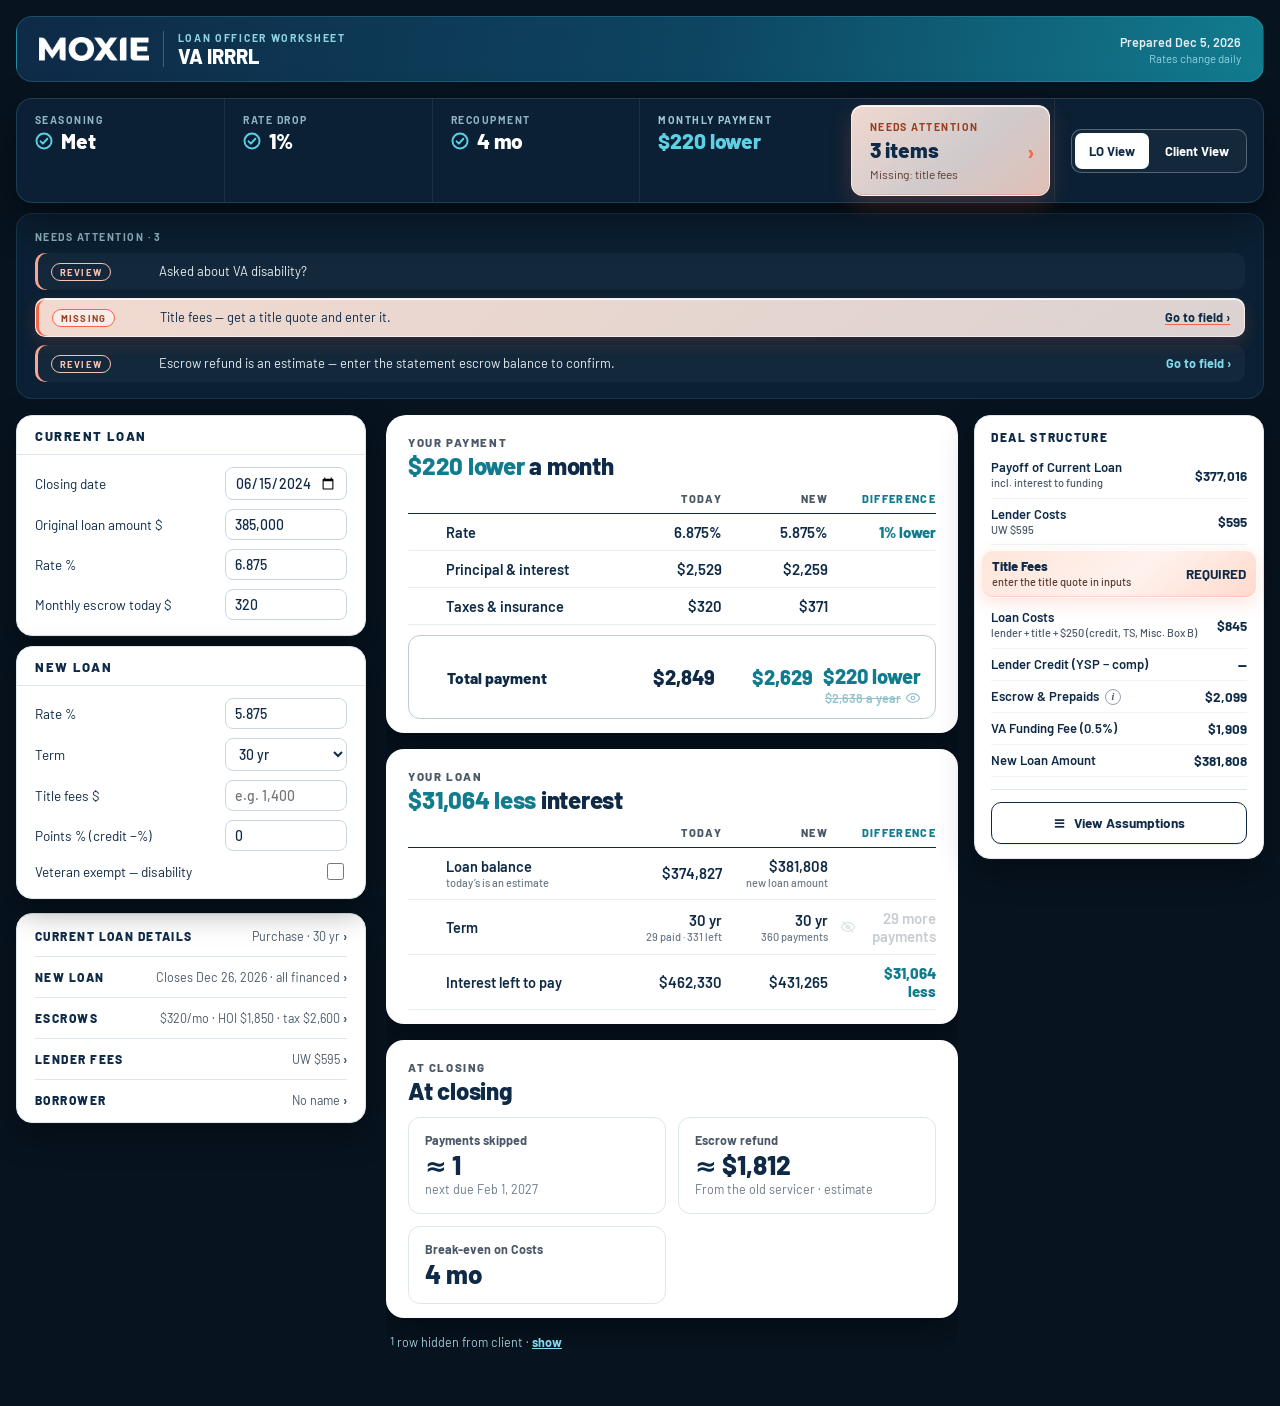
<file: va-irrrl/index.html>
<!doctype html>
<html lang="en">
<head>
<meta charset="utf-8">
<meta name="viewport" content="width=device-width, initial-scale=1">
<title>Moxie VA IRRRL — LO Worksheet</title>
<meta name="claude:viewport-fit-sides" content="cover">
<style>
/* Layout: Moxie-style comparison sheet — gray label rail, boxed Current/New value columns, green savings. Input rail left (LO only). */
:root{
  --bg:#f3f5f6; --sheet:#ffffff; --ink:#111417; --muted:#6b7a82;
  --cell:#d9dde0; --cell-ink:#111417; --box:#ffffff; --box-line:#1c2327;
  --moxie:#19b8cc; --moxie-deep:#0e8c9c; --save:#1fa05a;
  --line:#dfe5e8; --bad:#c0392b; --warn-soft:#faf2dd; --warn:#8a6210;
  --ok-soft:#e4f4ec; --ok:#157a4a; --bad-soft:#fbeae8;
  --font-head:'Barlow Semi Condensed',system-ui,sans-serif;
  --font-body:'Public Sans',system-ui,sans-serif;
}
@media (prefers-color-scheme: dark){ :root:not([data-theme="light"]){
  --bg:#0f1719; --sheet:#151f23; --ink:#e8f1f3; --muted:#8aa0a8;
  --cell:#223034; --cell-ink:#dcebee; --box:#0f1719; --box-line:#49626b;
  --moxie:#2fd0e4; --moxie-deep:#8fe6f0; --save:#43cf85;
  --line:#243338; --bad:#f08a7d; --warn-soft:#332a12; --warn:#e3b65a;
  --ok-soft:#123327; --ok:#4cc98a; --bad-soft:#3a1b17;
  color-scheme:dark;
}}
:root[data-theme="dark"]{
  --bg:#0f1719; --sheet:#151f23; --ink:#e8f1f3; --muted:#8aa0a8;
  --cell:#223034; --cell-ink:#dcebee; --box:#0f1719; --box-line:#49626b;
  --moxie:#2fd0e4; --moxie-deep:#8fe6f0; --save:#43cf85;
  --line:#243338; --bad:#f08a7d; --warn-soft:#332a12; --warn:#e3b65a;
  --ok-soft:#123327; --ok:#4cc98a; --bad-soft:#3a1b17;
  color-scheme:dark;
}
*{box-sizing:border-box}
body{background:var(--bg); color:var(--ink); font-family:var(--font-body); font-size:14px; margin:0;
  padding-left:max(16px,env(safe-area-inset-left,0px)); padding-right:max(16px,env(safe-area-inset-right,0px)); padding-block:0 56px;}
.wrap{max-width:1560px; margin:0 auto}
header.app{display:flex; flex-wrap:wrap; gap:12px; align-items:center; justify-content:space-between; padding-block:16px 8px}
.brand h1{font-family:var(--font-head); font-weight:700; font-size:24px; margin:0}
.brand h1 b{color:var(--moxie)}
.mode{display:flex; border:1.5px solid var(--moxie); border-radius:999px; overflow:hidden}
.mode button{border:0; background:transparent; color:var(--moxie-deep); font:600 13px var(--font-body); padding:8px 16px; cursor:pointer}
.mode button.on{background:var(--moxie); color:#fff}
nav.tabs{display:flex; gap:8px; flex-wrap:wrap; margin-block:6px 16px}
nav.tabs button{font:600 13px var(--font-head); letter-spacing:.4px; text-transform:uppercase; border:1px solid var(--line);
  background:var(--sheet); color:var(--muted); padding:9px 14px; border-radius:8px; cursor:pointer}
nav.tabs button.on{background:var(--moxie); color:#fff; border-color:var(--moxie)}
.grid{display:grid; grid-template-columns:minmax(290px,350px) 1fr; gap:18px; align-items:start}
@media(max-width:880px){ .grid{grid-template-columns:1fr} }
.card{background:var(--sheet); border:1px solid var(--line); border-radius:10px}
.card h2{font:700 12.5px var(--font-head); letter-spacing:.8px; text-transform:uppercase; color:var(--muted); margin:0; padding:12px 16px 10px; border-bottom:1px solid var(--line)}
.card .body{padding:12px 16px}
fieldset{border:0; margin:0 0 12px; padding:0}
fieldset legend{font:700 11.5px var(--font-head); letter-spacing:.7px; text-transform:uppercase; color:var(--moxie-deep); margin-bottom:7px; padding:0}
.f{display:grid; grid-template-columns:1fr 122px; gap:5px 10px; align-items:center; margin-bottom:7px}
.f label{font-size:12.5px}
.f .hint{grid-column:1/-1; color:var(--muted); font-size:11px; margin-top:-3px}
input,select{font:500 13px var(--font-body); color:var(--ink); background:var(--bg); border:1px solid var(--line);
  border-radius:6px; padding:6px 8px; width:100%; font-variant-numeric:tabular-nums}
input:focus,select:focus{outline:2px solid var(--moxie); outline-offset:1px}
input[type=checkbox]{width:17px; height:17px; justify-self:end; accent-color:var(--moxie)}

/* ======= the sheet ======= */
.sheet{background:var(--sheet); border:1.5px solid var(--box-line); border-radius:6px; padding:18px 18px 22px; max-width:920px; min-width:0; overflow:hidden}
.srow>*{min-width:0}
body.client .sheet{margin:0 auto}
.srow{display:grid; grid-template-columns:26px minmax(130px,170px) 1fr 1fr minmax(96px,0.9fr); gap:6px 8px; align-items:stretch; margin-bottom:6px}
body.client .srow{grid-template-columns:minmax(130px,170px) 1fr 1fr minmax(96px,0.9fr)}
@media(max-width:560px){ .srow{grid-template-columns:22px 92px 1fr 1fr 86px} body.client .srow{grid-template-columns:88px 1fr 1fr 86px} }
.dcell{display:flex; gap:5px; align-items:center; justify-content:center; font-size:12.5px; padding:7px 6px}
.dcell span{overflow-wrap:anywhere}
.dcell .eye{flex:none}
.dcell.doff{opacity:.38}
body.client .dcell.doff{visibility:hidden}
body.client .srow>span:first-child{display:none}
body.client .cnote{grid-column:1/-1 !important}
body.client .rgrid{grid-template-columns:1fr; justify-items:center}
body.client .lblc .sub{display:none}
body.client .lblc .sub.subc{display:inline}
body.client .losub{display:none}
.morerow{display:none !important}
body.showmore:not(.client) .morerow{display:grid !important}
.showmore-row{padding:6px 0 0; display:flex; justify-content:center}
.shead{margin-bottom:12px}
.shead .logo{display:flex; flex-direction:column; justify-content:center; padding:4px 2px}
.logo .mm{font:800 30px/0.9 var(--font-head); color:var(--moxie); letter-spacing:1px}
.logo .m1{font:800 19px/1.1 var(--font-head); color:var(--moxie); letter-spacing:2.5px}
.logo .m2{font:600 9px var(--font-body); color:var(--moxie); letter-spacing:3.6px}
.logo .m3{font:500 6.6px var(--font-body); color:var(--muted); letter-spacing:1.4px; margin-top:2px}
.colhead{background:var(--cell); color:var(--cell-ink); font:700 13.5px var(--font-body); display:flex; align-items:center; justify-content:center; border-radius:3px; min-height:56px}
.lblc{background:var(--cell); color:var(--cell-ink); font:700 12.5px var(--font-body); display:flex; align-items:center; padding:7px 12px; border-radius:3px}
.lblc .sub{font-weight:500; color:var(--muted); font-size:10.5px; margin-left:6px}
.vbox{background:var(--box); border:1px solid var(--box-line); border-radius:3px; display:flex; align-items:center; justify-content:center;
  font:600 13.5px var(--font-body); font-variant-numeric:tabular-nums; padding:7px 10px; min-height:33px; text-align:center}
.vbox.dash{border-style:dashed}
.vbox.save{color:var(--save); font-weight:700}
.vbox.bad{color:var(--bad)}
.vbox.blank{border-color:transparent; background:transparent}
.vbox .mini{font-weight:500; font-size:10.5px; color:var(--muted); margin-left:6px}
.gap{height:12px}
.srow.off{opacity:.38}
body.client .srow.off{display:none}
body.client .lo-only{display:none !important}
.eye{border:0; background:transparent; cursor:pointer; color:var(--muted); padding:0; line-height:0; border-radius:5px; align-self:center; justify-self:center}
.eye:hover{color:var(--moxie-deep)}
.eye svg{width:16px; height:16px; stroke:currentColor; fill:none; stroke-width:1.8}
.srow.off .eye{color:var(--bad)}
body.client .eye{display:none}
.secttl{grid-column:2/-1; font:700 11px var(--font-head); letter-spacing:1px; text-transform:uppercase; color:var(--muted); padding:8px 2px 2px}
body.client .secttl{grid-column:1/-1}
.rgrid{display:grid; grid-template-columns:minmax(0,920px) minmax(230px,290px); gap:16px; align-items:start}
@media(max-width:1060px){ .rgrid{grid-template-columns:1fr} .lopanel{position:static} }
.lopanel{position:sticky; top:12px; background:var(--sheet); border:1px solid var(--line); border-radius:10px; padding:12px 14px; max-height:calc(100vh - 24px); overflow-y:auto}
.lopanel .lp-h{font:700 11px var(--font-head); letter-spacing:1px; text-transform:uppercase; color:var(--muted); margin-bottom:8px}
.lopanel .pills{flex-direction:column; align-items:stretch; padding:0 0 4px}
.lopanel .pill{border-radius:8px; padding:7px 10px; white-space:normal; line-height:1.35}
.lopanel .sugg{margin-top:10px; padding:8px 11px}
.pills{display:flex; flex-wrap:wrap; gap:7px; padding:12px 0 2px}
.pill{font:600 11.5px var(--font-body); border-radius:999px; padding:5px 11px 5px 9px; display:inline-flex; gap:6px; align-items:center}
.pill.ok{background:var(--ok-soft); color:var(--ok)} .pill.no{background:var(--bad-soft); color:var(--bad)} .pill.warn{background:var(--warn-soft); color:var(--warn)}
.note{color:var(--muted); font-size:11px; padding-top:8px}
.debts table{width:100%; border-collapse:collapse; font-variant-numeric:tabular-nums}
.debts th{font:700 10.5px var(--font-head); letter-spacing:.6px; text-transform:uppercase; color:var(--muted); text-align:left; padding:3px 5px}
.debts td{padding:2px 2px}
.debts td input{padding:5px 7px}
.debts td.n input{text-align:right}
.debts .del{border:0; background:transparent; color:var(--bad); font-size:16px; cursor:pointer; padding:2px 6px}
.addbtn{margin-top:7px; border:1.5px dashed var(--moxie); color:var(--moxie-deep); background:transparent; border-radius:7px; padding:6px 11px; font:600 12px var(--font-body); cursor:pointer}
.clientbar{display:none; color:var(--muted); font-size:11.5px; max-width:760px; margin:0 auto 12px}
body.client .clientbar{display:block}
body.client .inputs-col{display:none}
body.client .grid{grid-template-columns:1fr}
body.client nav.tabs{display:none}
.disc{display:none; color:var(--muted); font-size:10.5px; max-width:760px; margin:14px auto 0}
body.client .disc{display:block}
.forline{font:600 13px var(--font-body); color:var(--ink); padding:2px 2px 10px}
.forline .sub2{color:var(--muted); font-weight:500}
.sugg{margin-top:14px; border:1.5px dashed var(--moxie); border-radius:8px; padding:10px 14px}
.sugg .sugg-h{font:700 11px var(--font-head); letter-spacing:1px; text-transform:uppercase; color:var(--moxie-deep); margin-bottom:6px}
.sugg ul{margin:0; padding-left:18px}
.sugg li{font-size:12.5px; margin-bottom:5px}
.sugg li b{color:var(--moxie-deep)}
.togglebtn{cursor:pointer; border:1.5px solid var(--moxie); background:transparent; color:var(--moxie-deep); font:600 12.5px var(--font-body)}
.togglebtn.on{background:var(--moxie); color:#fff}
.ackbtn{border-color:var(--bad); color:var(--bad)}
.ackbtn.on{background:var(--bad); color:#fff; border-color:var(--bad)}
.missingrow .lblc{background:var(--bad); color:#fff; font-weight:800}
.missingrow .lblc .sub{color:#ffd9d4}
.missingrow .vbox{border-color:var(--bad); border-width:2px; color:var(--bad); font-weight:800}
.cnote{border:1.5px solid var(--moxie); background:var(--sheet); color:var(--moxie-deep); border-radius:6px; padding:9px 12px; font:600 13px var(--font-body)}
</style>
<style>@font-face{font-family:'Barlow';font-style:normal;font-weight:400;font-display:swap;src:url([data-uri]) format('woff2')}@font-face{font-family:'Barlow';font-style:normal;font-weight:500;font-display:swap;src:url([data-uri]) format('woff2')}@font-face{font-family:'Barlow';font-style:normal;font-weight:600;font-display:swap;src:url([data-uri]) format('woff2')}@font-face{font-family:'Barlow';font-style:normal;font-weight:700;font-display:swap;src:url([data-uri]) format('woff2')}@font-face{font-family:'Barlow';font-style:normal;font-weight:800;font-display:swap;src:url([data-uri]) format('woff2')}</style>
<style>
/* ===== Moxie brand skin — visual only. Loaded last; changes color, type and shape, never math or behavior. =====
   Tokens: Barlow, navy #0E2A47, blue #1C97AE, deep teal #127C8F, orange #F46744, teal→navy gradient. No green. */
:root, :root:not([data-theme="light"]), :root[data-theme="dark"]{
  --bg:#F4F8FA; --sheet:#ffffff; --ink:#0E2A47; --muted:#4A5868;
  --cell:#EAF3F6; --cell-ink:#0E2A47; --box:#ffffff; --box-line:#B8CDD6;
  --moxie:#1C97AE; --moxie-deep:#127C8F; --save:#127C8F; --orange:#F46744; --navy:#0E2A47;
  --line:#DCE6EB; --bad:#C2362B; --warn-soft:#FDF3E2; --warn:#8A5A0B;
  --ok-soft:#E8F5F8; --ok:#127C8F; --bad-soft:#FCEBE8; --blue-tint:#EEF8FA; --orange-tint:#FEF0EB;
  --font-head:'Barlow',system-ui,-apple-system,'Segoe UI',sans-serif;
  --font-body:'Barlow',system-ui,-apple-system,'Segoe UI',sans-serif;
  color-scheme:light;
}
body{font-size:14.5px; -webkit-font-smoothing:antialiased; padding-block:16px 56px}

/* ---- header: brand gradient band ---- */
header.app{background:linear-gradient(315deg,#1C97AE 0%,#0D4E66 42%,#0E2A47 100%); color:#fff; border-radius:20px;
  padding:18px 22px; margin-bottom:16px; gap:14px 18px; box-shadow:0 10px 30px rgba(14,42,71,.14)}
.brand{display:flex; align-items:center; gap:16px; min-width:0}
.brand .mx-wm{height:30px; width:auto; display:block}
.brand .mx-sep{width:1px; align-self:stretch; background:rgba(255,255,255,.28)}
.brand .mx-eb{margin:0 0 1px; font:700 11px var(--font-head); letter-spacing:.14em; text-transform:uppercase; color:#7FDCEC}
.brand h1{font:800 23px/1.1 var(--font-head); letter-spacing:-.01em; color:#fff; margin:0}
.mode{border:1.5px solid rgba(255,255,255,.7); border-radius:12px; background:rgba(255,255,255,.06)}
.mode button{color:#fff; font:700 13.5px var(--font-body); padding:8px 15px}
.mode button.on{background:#fff; color:var(--navy)}
.mode button:focus-visible{outline:3px solid #7FDCEC; outline-offset:2px}

/* ---- input rail ---- */
.grid{gap:20px}
.card{border-radius:16px; border-color:var(--line); box-shadow:0 1px 2px rgba(14,42,71,.04)}
.card h2{font:800 13px var(--font-head); letter-spacing:.12em; color:var(--navy); padding:14px 18px 12px}
.card .body{padding:14px 18px}
fieldset legend{font:700 11.5px var(--font-head); letter-spacing:.12em; color:var(--moxie-deep)}
.f label{font-size:13.5px; color:var(--ink)}
.f .hint{font-size:11.5px}
input,select{font:500 14px var(--font-body); color:var(--ink); background:#fff; border:1px solid #C9D8DF; border-radius:8px; padding:6px 9px}
input:hover,select:hover{border-color:#9FBAC5}
input:focus,select:focus{outline:2px solid var(--moxie); outline-offset:0; border-color:var(--moxie)}
input[type=checkbox]{accent-color:var(--moxie-deep)}
details summary{color:var(--moxie-deep) !important; letter-spacing:.1em !important}
.addbtn{border-radius:10px; font:700 12.5px var(--font-body); border-color:var(--moxie); color:var(--moxie-deep)}
.addbtn:hover{background:#EAF3F6}

/* ---- the sheet ---- */
.sheet{border:1px solid var(--line); border-radius:20px; padding:20px 20px 24px; box-shadow:0 10px 30px rgba(14,42,71,.07)}
.shead{margin-bottom:14px}
.shead .logo{gap:5px; padding:4px 2px}
.logo .mx-wm-n{width:100%; max-width:150px; height:auto; display:block}
.logo .m3{font:600 7px var(--font-body); letter-spacing:.16em; color:var(--muted); margin:0}
.colhead{background:var(--navy); color:#fff; font:700 14.5px var(--font-head); border-radius:10px; min-height:56px; padding:6px 8px; text-align:center; line-height:1.15}
.shead .colhead:last-child{background:var(--moxie-deep)}
.lblc{font:600 13px var(--font-body); border-radius:8px; padding:7px 12px; line-height:1.25}
.lblc .sub{font-size:11px}
.vbox{border-radius:8px; border-color:var(--box-line); font:600 14.5px var(--font-body); color:var(--ink)}
.vbox.save{color:#127C8F; font-weight:800; background:#F6FBFC; border-color:#9BD3DF}
.vbox.bad{color:var(--navy); background:var(--orange-tint); border-color:#F7A68F; font-weight:800}
.vbox.blank{background:transparent; border-color:transparent}
.vbox .mini{font-size:11px}
.dcell.save{color:#127C8F}
.secttl{display:flex; align-items:center; gap:8px; font:800 11.5px var(--font-head); letter-spacing:.14em; color:var(--moxie-deep); padding:10px 2px 3px}
.secttl::before{content:''; width:18px; height:3px; border-radius:2px; background:var(--orange); flex:none}
.eye:hover{color:var(--moxie-deep)}
.missingrow .lblc{background:var(--bad)}
.cnote{border-radius:10px; font:600 13.5px var(--font-body); background:#F2F9FB}
.forline{font:600 14px var(--font-body)}
.clientbar{font-size:12.5px}
.disc{font-size:11px; line-height:1.5}
.togglebtn{border-radius:8px; font:700 12.5px var(--font-body)}

/* ---- LO panel, checks & suggestions ---- */
.lopanel{border-radius:16px; border-color:var(--line); padding:14px 16px; box-shadow:0 1px 2px rgba(14,42,71,.04)}
.lopanel .lp-h{font:800 12px var(--font-head); letter-spacing:.14em; color:var(--navy)}
.pill{font:600 12px var(--font-body)}
.lopanel .pill{border-radius:10px}
.pill.ok{background:#E8F5F8; color:#127C8F}
.pill.no{background:var(--orange-tint); color:var(--navy); box-shadow:inset 3px 0 0 #F46744}
.pill.warn{background:#FFF6F2; color:var(--navy); box-shadow:inset 3px 0 0 #F9A58F}
.sugg{border-radius:12px; border-color:var(--moxie)}
.sugg .sugg-h{font:800 11.5px var(--font-head); letter-spacing:.12em}
.sugg li{font-size:13px}
.note{font-size:11.5px; line-height:1.45}

@media (max-width:640px){
  header.app{padding:16px; border-radius:16px}
  .brand .mx-wm{height:24px}
  .brand h1{font-size:20px}
}
@media print{
  *{-webkit-print-color-adjust:exact !important; print-color-adjust:exact !important}
  .sheet,.card,.lopanel,header.app{box-shadow:none !important}
}
/* labels: name on one line, the small note underneath (keeps long labels from stacking word by word) */
.lblc{flex-wrap:wrap; align-content:center; column-gap:6px}
.lblc .sub{flex-basis:100%; margin-left:0; margin-top:1px; line-height:1.3}

/* ===== Streamlined layout (Nov 14): verdict strip · essentials-first inputs · deal structure in the LO panel · three-block sheet.
   Layout only — every number still comes from the calculator's own code. ===== */
[hidden]{display:none !important}  /* fixes rows meant to hide (HOI month, 2nd tax month) showing anyway */

/* ---- 1. verdict strip ---- */
.mx-verdict{display:grid; grid-template-columns:repeat(auto-fit,minmax(min(100%,190px),1fr)); gap:12px; margin:0 0 16px}
body.client .mx-verdict{display:none}
.mx-vt{background:#fff; border:1px solid var(--line); border-radius:16px; padding:14px 16px; display:flex; flex-direction:column; gap:4px; min-width:0; text-align:left; font:inherit; color:var(--ink)}
.mx-vt .k{margin:0; font:800 11.5px var(--font-head); letter-spacing:.12em; text-transform:uppercase; color:var(--muted)}
.mx-vt .big{margin:0; display:flex; align-items:center; gap:8px; font:800 24px/1.1 var(--font-head); font-variant-numeric:tabular-nums}
.mx-vt .big svg{width:22px; height:22px; flex:none; fill:none; stroke:currentColor; stroke-width:2.6; stroke-linecap:round; stroke-linejoin:round}
.mx-vt .s{margin:0; font-size:12.5px; color:var(--muted); line-height:1.35}
.mx-vt.pass .big{color:#127C8F}
.mx-vt.fail{background:var(--orange-tint); border-color:#F7A68F} .mx-vt.fail .big{color:var(--navy)}
.mx-vt.hero{background:linear-gradient(315deg,#1C97AE 0%,#127C8F 100%); border-color:transparent; color:#fff}
.mx-vt.hero .k,.mx-vt.hero .s{color:#E3F5F9}
.mx-vt.hero.neg{background:#fff; color:var(--ink); border-color:#F7A68F} .mx-vt.hero.neg .k,.mx-vt.hero.neg .s{color:var(--muted)}
.mx-vt.rev{cursor:pointer}
.mx-vt.rev.fail .k{color:#B4532F}
.mx-vt.rev.warnonly{background:#FFF6F2; border-color:#F9C9B9}
.mx-vt.rev .big{font-size:15px; font-weight:700; line-height:1.3; font-family:var(--font-body)}
.mx-vt.rev .s b{color:var(--navy); text-decoration:underline; text-decoration-color:var(--orange)}
.mx-vt.rev:focus-visible{outline:3px solid var(--moxie); outline-offset:2px}

/* ---- 2. essentials-first inputs ---- */
.mx-ess h2{display:flex; justify-content:space-between; align-items:baseline}
.mx-ess h2 span{font:700 12px var(--font-body); letter-spacing:0; text-transform:none; color:#127C8F}
.mx-ess h2 span.miss{color:var(--bad)}
.mx-grp{margin:0 0 8px; font:700 11.5px var(--font-head); letter-spacing:.12em; text-transform:uppercase; color:var(--moxie-deep)}
.mx-grp.second{margin-top:12px}
.mx-essrow > .hint{display:none}
.mx-more{background:var(--sheet); border:1px solid var(--line); border-radius:16px; padding:2px 18px; margin-top:14px}
.mx-sec{border-top:1px solid var(--line)} .mx-sec:first-child{border-top:0}
.mx-sec > summary{cursor:pointer; list-style:none; display:flex; justify-content:space-between; align-items:center; gap:10px; padding:12px 0; color:var(--ink) !important; letter-spacing:0 !important}
.mx-sec > summary::-webkit-details-marker{display:none}
.mx-sec > summary b{font:800 12px var(--font-head); letter-spacing:.12em; text-transform:uppercase; color:var(--navy); white-space:nowrap}
.mx-sec > summary span{font-size:12.5px; color:var(--muted); text-align:right; overflow:hidden; text-overflow:ellipsis; white-space:nowrap; min-width:0}
.mx-sec > summary span::after{content:' ›'; color:var(--moxie-deep); font-weight:700}
.mx-sec[open] > summary span::after{content:' ⌄'}
.mx-sec-body{padding:2px 0 10px}

/* ---- 3. deal structure in the LO panel ---- */
.lopanel{display:flex; flex-direction:column; gap:0}
.mx-ack{margin:6px 0 2px}
.mx-ack .togglebtn{width:100%; min-height:44px; padding:8px 10px; border-radius:10px}
.mx-deal{margin-top:14px; padding-top:12px; border-top:1px solid var(--line)}
.mx-deal .srow{grid-template-columns:minmax(0,1fr) auto; gap:4px 10px; margin:0; padding:7px 0; border-bottom:1px solid #EEF3F5; align-items:center}
.mx-deal .srow > .eye, .mx-deal .srow > .vbox.blank, .mx-deal .srow > span:first-child{display:none !important}
.mx-deal .srow.off{opacity:1}
.mx-deal .lblc{background:transparent; padding:0; font:600 13px var(--font-body); border-radius:0; display:block}
.mx-deal .lblc .sub{display:block !important; margin:1px 0 0; font-size:11px}
.mx-deal .vbox{border:0; background:transparent; min-height:0; padding:0; font:700 13.5px var(--font-body); justify-content:flex-end; text-align:right}
.mx-deal .vbox.save{color:#127C8F; background:transparent}
.mx-deal .vbox.bad{background:transparent; color:var(--bad)}
.mx-deal .vbox.togglebtn{border:0; border-radius:999px; padding:6px 12px; background:var(--moxie); color:#fff; font:700 12.5px var(--font-body)}
.mx-deal .vbox.togglebtn:not(.on){background:#EAF3F6; color:var(--navy)}
.mx-deal .srow.mx-zero{display:none !important}
.mx-deal .showmore-row{padding:8px 0 0; border:0}
.mx-deal .showmore-row .addbtn{width:100%; min-height:40px; margin:0}
.mx-assume{margin-top:12px; border-top:1px solid var(--line)}
.mx-assume > summary{cursor:pointer; padding:10px 0 4px; font:800 12px var(--font-head) !important; letter-spacing:.12em !important; text-transform:uppercase; color:var(--navy) !important}
.mx-assume .note{padding-top:4px}

/* ---- 4. three-block sheet ---- */
.lblc.mx-totl{background:var(--navy); color:#fff}
.srow.mx-tot .vbox{font-size:16.5px; font-weight:800}
.vbox .mx-vs{display:block; font-size:11px; font-weight:500; color:var(--muted); margin-top:1px}
.vbox{flex-direction:column}
.dcell{flex-direction:row}
.mx-hidden-line{margin:12px 0 0 34px; font-size:12.5px; color:var(--muted)}
.mx-hidden-line button{border:0; background:none; padding:0; color:var(--moxie-deep); font:700 12.5px var(--font-body); text-decoration:underline; cursor:pointer}
body:not(.client):not(.mx-showhid) .sheet .srow.off:not(.missingrow){display:none}
body.client .mx-hidden-line{display:none}

.mx-deal .showmore-row{grid-column:1/-1 !important}
.mx-vt .s{display:-webkit-box; -webkit-line-clamp:3; -webkit-box-orient:vertical; overflow:hidden}

.lopanel{position:static; max-height:none; overflow:visible}
@media (max-width:560px){ .mx-verdict{grid-template-columns:1fr 1fr} .mx-vt.hero,.mx-vt.rev{grid-column:1/-1} .mx-vt .big{font-size:20px} }

/* ===================== Calmer color system (Nov 14, pass 2) =====================
   Navy = structure. Moxie blue/teal = the good news, used on the few numbers that matter.
   Orange = needs attention (missing, failing, costs more). Everything else stays neutral. */
.lblc{background:#F4F8FA}
.vbox{border-color:#DCE6EB}
.shead .colhead, .shead .colhead:last-child{background:transparent; color:var(--navy); border-radius:0; min-height:40px; border-bottom:2px solid var(--navy);
  font:800 12.5px var(--font-head); letter-spacing:.12em; text-transform:uppercase; align-self:end}
.shead .colhead:last-child{color:#127C8F; border-bottom-color:#1C97AE}
.secttl{color:var(--navy)} .secttl::before{background:#B8CDD6}
.vbox.save, .dcell.save{color:#127C8F; background:#fff; border-color:#DCE6EB; font-weight:800}
.vbox.bad, .dcell.bad{color:#9A3F1E; background:#FEF0EB; border-color:#F7A68F; font-weight:800}
.dcell.mx-trade{color:var(--muted); background:#fff; border-color:#DCE6EB; font-weight:600}
.lblc.mx-totl{background:#F4F8FA; color:var(--navy); font-weight:800}
.srow.mx-tot .vbox{border-color:#B8CDD6; border-width:1.5px}
.srow.mx-tot .vbox.save, .srow.mx-tot .dcell.save{background:#EEF8FA; border-color:#9BD3DF}
.missingrow .lblc{background:#FEF0EB; color:var(--navy); box-shadow:inset 3px 0 0 #F46744; font-weight:800}
.missingrow .lblc .sub{color:#9A3F1E}
.missingrow .vbox{border-color:#F46744; border-width:1.5px; color:#9A3F1E}
.cnote{background:#F4F8FA; border:0; color:var(--ink); font-weight:600}
.eye{color:#9FB2BC}
/* verdict */
.mx-vt.hero, .mx-vt.hero.neg{background:#fff; border-color:var(--line); color:var(--ink)}
.mx-vt.hero .k, .mx-vt.hero .s{color:var(--muted)}
.mx-vt.hero .big{color:#127C8F; font-size:28px}
.mx-vt.hero.neg{background:#FEF0EB; border-color:#F7A68F} .mx-vt.hero.neg .big{color:#9A3F1E}
.mx-vt.fail .big{color:#9A3F1E}
.mx-vt.rev.warnonly{background:#fff; border-color:var(--line); box-shadow:inset 4px 0 0 #F9A58F}
.mx-vt.rev.fail .k{color:#9A3F1E}
/* inputs */
.mx-grp{color:var(--muted)}
.mx-ess h2 span{color:var(--muted)} .mx-ess h2 span.miss{color:#9A3F1E}
.mx-sec > summary span::after{color:var(--muted)}
/* LO panel */
.pill.ok{background:transparent; color:#127C8F; padding-left:0; box-shadow:none}
.pill.warn{background:#fff; color:var(--navy); box-shadow:inset 3px 0 0 #F9A58F}
.pill.no{background:#FEF0EB; color:var(--navy); box-shadow:inset 3px 0 0 #F46744}
.ackbtn{border-color:#F46744; color:#9A3F1E; background:#fff}
.ackbtn.on{background:#F4F8FA; color:var(--navy); border-color:#DCE6EB}
.mx-deal .vbox.save{color:var(--ink)}
.mx-deal .vbox.togglebtn{background:var(--navy)}
.mx-deal .showmore-row .addbtn{border:1px solid var(--line); color:var(--navy)}
.sugg{border:0; border-top:1px solid var(--line); border-radius:0; padding:12px 0 0; margin-top:14px}
.sugg .sugg-h{color:var(--navy)} .sugg li b{color:var(--navy)}

/* ===================== Client view — designed like the Debt Consolidation client sheet ===================== */
.mx-cv{display:none}
body.client .mx-cv{display:block}
body.client .sheet > .srow:not(.shead), body.client .sheet > .gap, body.client .sheet > .mx-hidden-line{display:none !important}
body.client .shead .colhead{display:none}
body.client .clientbar, body.client .disc{display:none !important}
.mx-cvdate{display:none}
body.client .mx-cvdate{display:block; grid-column:-3/-1; align-self:end; justify-self:end; text-align:right; font-size:12px; color:var(--muted)}
.mx-cvdate span{display:block; font-size:11px; opacity:.85}
body.client .sheet{max-width:1100px}
.cv-card{border:1px solid var(--line); border-radius:16px; background:#fff}
.cv-snap{padding:18px 20px 16px; background:linear-gradient(135deg,#EEF8FA 0%,#fff 70%)}
.cv-snap.neg{background:#FEF0EB}
.cv-h{margin:0; font:800 24px/1.2 var(--font-head); color:var(--ink); letter-spacing:-.01em}
.cv-h b{color:#127C8F} .cv-snap.neg .cv-h b{color:var(--navy); text-decoration:underline; text-decoration-color:#F46744; text-decoration-thickness:3px}
.cv-s{margin:4px 0 14px; font-size:13.5px; color:var(--muted)} .cv-s b{color:var(--ink)}
.cv-bars .r{display:grid; grid-template-columns:76px 1fr 108px; align-items:center; gap:12px; margin-bottom:10px}
.cv-bars .l{font:700 13px var(--font-body)}
.cv-bars .bar{display:flex; gap:0; height:34px; min-width:0; border-radius:7px; overflow:hidden}
.cv-bars .bar i{display:flex; align-items:center; justify-content:center; height:100%; font-style:normal; min-width:6px; overflow:hidden}
.cv-bars .bar i span{font:700 12.5px var(--font-body); white-space:nowrap; overflow:hidden; text-overflow:ellipsis; padding:0 8px}
.cv-bars i.now{background:#F46744; color:var(--navy)}
.cv-bars i.new{background:#0E2A47; color:#fff}
.cv-bars i.keep{background:rgba(28,151,174,.16); border:1.5px dashed #1C97AE; border-radius:0 7px 7px 0; color:#127C8F; font-weight:800}
.cv-bars .v{font:800 17px var(--font-body); text-align:right; font-variant-numeric:tabular-nums} .cv-bars .v small{font-size:11px; font-weight:600; color:var(--muted); margin-left:2px}
.cv-bars .v.now{color:var(--navy)} .cv-bars .v.new{color:#127C8F}
.cv-loan{display:flex; align-items:center; gap:10px 16px; flex-wrap:wrap; margin-top:12px; padding-top:12px; border-top:1px solid var(--line)}
.cv-loan > p{margin:0; width:110px; font:800 11.5px var(--font-head); letter-spacing:.12em; text-transform:uppercase; color:#127C8F}
.cv-loan dl{margin:0; flex:1; display:grid; grid-template-columns:repeat(auto-fit,minmax(150px,1fr)); gap:10px}
.cv-loan dl > div{background:#fff; border:1px solid var(--line); border-radius:10px; padding:8px 12px}
.cv-loan dt{font-size:11.5px; color:var(--muted)}
.cv-loan dd{margin:1px 0 0; font:800 17px var(--font-head); color:var(--ink); font-variant-numeric:tabular-nums}
.cv-loan dd small{margin-left:6px; font:700 11.5px var(--font-body); color:#127C8F}
.cv-sect{display:flex; align-items:center; gap:8px; margin:24px 0 10px; font:800 11.5px var(--font-head); letter-spacing:.14em; text-transform:uppercase; color:#127C8F}
.cv-sect::before{content:''; width:18px; height:3px; border-radius:2px; background:#F46744}
.cv-two{display:grid; grid-template-columns:1fr 1fr; gap:16px}
.cv-pc{border-radius:16px; padding:20px 22px 18px; display:flex; flex-direction:column; -webkit-print-color-adjust:exact; print-color-adjust:exact}
.cv-pc.now{background:#fff; border:1px solid var(--line)} .cv-pc.new{background:#0E2A47; color:#fff}
.cv-pc h3{margin:0 0 12px; font:800 12px var(--font-head); letter-spacing:.12em; text-transform:uppercase}
.cv-pc.now h3{color:#C2362B} .cv-pc.new h3{color:#7FDCEC}
.cv-pc ul{list-style:none; margin:0 0 16px; padding:0; display:flex; flex-direction:column; gap:9px}
.cv-pc li{display:flex; justify-content:space-between; gap:10px; font-size:14px}
.cv-pc li b{font-weight:700; font-variant-numeric:tabular-nums}
.cv-pc.new li{color:#C9D6DF} .cv-pc.new li b{color:#fff}
.cv-tot{margin-top:auto; padding-top:14px; border-top:1px solid var(--line); display:flex; justify-content:space-between; align-items:baseline}
.cv-pc.new .cv-tot{border-top-color:rgba(255,255,255,.18)}
.cv-tot span{font-size:13px; color:var(--muted)} .cv-pc.new .cv-tot span{color:#C9D6DF}
.cv-tot b{font:800 30px/1 var(--font-head); font-variant-numeric:tabular-nums}
.cv-pc.now .cv-tot b{color:#C2362B} .cv-pc.new .cv-tot b{color:#7FDCEC}
.cv-int{overflow:hidden; border-color:#BFE3EB}
.cv-int-hero{display:flex; flex-wrap:wrap; gap:8px 28px; align-items:flex-end; justify-content:space-between; padding:14px 20px; background:linear-gradient(135deg,#E8F5F8 0%,#F4FAFC 60%,#fff 100%); border-bottom:1px solid #D2EBF1}
.cv-int-hero .k{margin:0; font:800 11.5px var(--font-head); letter-spacing:.14em; text-transform:uppercase; color:#127C8F}
.cv-int-hero .n{margin:2px 0 0; font:800 50px/1 var(--font-head); letter-spacing:-.02em; color:#127C8F; font-variant-numeric:tabular-nums}
.cv-int-hero .t{margin:0 0 4px; max-width:420px; text-align:right; font-size:13px; line-height:1.4; color:var(--ink)}
.cv-int-hero.plain{background:#fff} .cv-int-hero.plain .n,.cv-int-hero.plain .k{color:var(--navy)}
.cv-int-bars{padding:14px 20px 16px}
.cv-int-bars .r{display:grid; grid-template-columns:120px 1fr 110px; gap:12px; align-items:center; margin-bottom:10px; font-size:13px}
.cv-int-bars .l{font-weight:700} .cv-int-bars .l small{display:block; font-weight:400; color:var(--muted); font-size:11.5px}
.cv-int-bars .b{height:12px; background:#EEF3F5; border-radius:6px; overflow:hidden} .cv-int-bars .b i{display:block; height:100%; border-radius:6px}
.cv-int-bars b{text-align:right; font:800 15px var(--font-body); font-variant-numeric:tabular-nums}
.cv-three{display:grid; grid-template-columns:repeat(auto-fit,minmax(220px,1fr)); gap:12px}
.cv-tile{border:1px solid var(--line); border-radius:14px; padding:14px 16px; background:#fff}
.cv-tile .k{margin:0; font-size:12.5px; font-weight:700; color:var(--muted)}
.cv-tile .n{margin:2px 0 2px; font:800 26px/1.1 var(--font-head); color:var(--ink); font-variant-numeric:tabular-nums}
.cv-tile .s{margin:0; font-size:12.5px; color:var(--muted); line-height:1.4}
.cv-note{margin:12px 0 0; padding:10px 14px; border-radius:10px; background:#F4F8FA; font-size:14px; font-weight:600}
.cv-disc{margin-top:24px; padding-top:14px; border-top:1px solid var(--line); font-size:11px; line-height:1.5; color:var(--muted)}
.cv-disc p{margin:0 0 7px} .cv-disc b{color:var(--ink)}
.cv-disc .h{font:800 12px var(--font-head); letter-spacing:.12em; text-transform:uppercase; color:var(--ink); margin-bottom:8px}
.cv-disc .lic{display:flex; gap:10px; align-items:flex-start; margin-top:10px; padding-top:10px; border-top:1px solid var(--line)}
.cv-disc .lic svg{width:26px; height:26px; flex:none; color:var(--ink)}
@media (max-width:640px){ .cv-two{grid-template-columns:1fr} .cv-h{font-size:20px} .cv-bars .r{grid-template-columns:58px 1fr 88px; gap:8px} .cv-int-hero .t{text-align:left} .cv-int-bars .r{grid-template-columns:90px 1fr 90px} }

/* ===================== Dark workspace + sticky verdict (Nov 14, pass 3) =====================
   Page background goes dark; inputs, the sheet and the LO panel stay light so the work reads clearly.
   The verdict strip sticks to the top as its own dark navy band. */
:root, :root:not([data-theme="light"]), :root[data-theme="dark"]{ --bg:#07131F }
body{background:#07131F; color:var(--ink)}
header.app{box-shadow:none; border:1px solid rgba(255,255,255,.08)}
.card, .mx-more, .sheet, .lopanel{box-shadow:0 1px 0 rgba(255,255,255,.03), 0 12px 32px rgba(0,0,0,.35)}
.forline{color:#C9D6DF}
body.client .clientbar, body.client .disc{color:#C9D6DF}

.mx-verdict{position:sticky; top:10px; z-index:30; gap:0; padding:6px; border-radius:18px;
  background:#0E2A47; border:1px solid rgba(127,220,236,.28);
  box-shadow:0 14px 36px rgba(0,0,0,.55), inset 0 1px 0 rgba(255,255,255,.06)}
.mx-vt{background:transparent; border:0; border-radius:12px; color:#fff; padding:12px 16px}
.mx-vt + .mx-vt{box-shadow:inset 1px 0 0 rgba(255,255,255,.12)}
.mx-vt .k{color:#9CC9D6}
.mx-vt .s{color:#C9D6DF}
.mx-vt.pass .big{color:#7FDCEC}
.mx-vt.hero, .mx-vt.hero.neg{background:transparent; border:0; color:#fff}
.mx-vt.hero .k{color:#9CC9D6} .mx-vt.hero .s{color:#C9D6DF}
.mx-vt.hero .big{color:#7FDCEC}
/* needs attention: the only light tiles on the band, so they jump out */
.mx-vt.fail, .mx-vt.hero.neg{background:#FEF0EB; color:var(--navy); box-shadow:inset 0 0 0 1.5px #F46744 !important; margin:2px}
.mx-vt.fail .k, .mx-vt.hero.neg .k{color:#9A3F1E}
.mx-vt.fail .s, .mx-vt.hero.neg .s{color:var(--ink)}
.mx-vt.fail .big, .mx-vt.hero.neg .big{color:#9A3F1E}
.mx-vt.rev.warnonly{background:rgba(244,103,68,.12); border:0; box-shadow:inset 4px 0 0 #F9A58F !important; color:#fff; margin:2px}
.mx-vt.rev.warnonly .k{color:#F9C2B1} .mx-vt.rev.warnonly .s b{color:#fff}
.mx-vt.rev.fail .s b{color:var(--navy)}
.mx-vt.rev:focus-visible{outline:3px solid #7FDCEC}
@media (max-width:760px){ .mx-verdict{position:static} .mx-vt + .mx-vt{box-shadow:inset 0 1px 0 rgba(255,255,255,.12)} }
.lopanel, #inputs input, #inputs select{scroll-margin-top:140px}

/* ---- checks drawer under the verdict bar ---- */
.mx-verdict{margin-bottom:8px}
.mx-checks{margin:0 0 16px; padding:10px; border-radius:16px; background:#0B2238; border:1px solid rgba(127,220,236,.18)}
body.client .mx-checks{display:none}
.mx-checks ul{list-style:none; margin:0; padding:0; display:grid; grid-template-columns:repeat(auto-fit,minmax(min(100%,420px),1fr)); gap:8px}
.mx-ck{display:flex; flex-wrap:wrap; align-items:center; gap:6px 10px; padding:10px 12px; border-radius:10px; font-size:13.5px; line-height:1.4}
.mx-ck .tx{flex:1 1 240px; min-width:0}
.mx-ck .tag{flex:none; font:800 10.5px var(--font-head); letter-spacing:.12em; text-transform:uppercase; padding:3px 7px; border-radius:6px}
.mx-ck.fail{background:#FEF0EB; color:var(--navy); box-shadow:inset 0 0 0 1.5px #F46744}
.mx-ck.fail .tag{background:#F46744; color:var(--navy)}
.mx-ck.warn{background:rgba(255,255,255,.06); color:#E4EDF2; box-shadow:inset 4px 0 0 #F9A58F}
.mx-ck.warn .tag{background:rgba(249,165,143,.2); color:#F9C2B1}
.mx-ck .go{flex:none; border:0; background:none; padding:0; font:700 13px var(--font-body); color:#9A3F1E; text-decoration:underline; text-decoration-color:#F46744; cursor:pointer}
.mx-ck .ackbtn{flex:none; width:auto; min-height:36px; padding:6px 12px; border-radius:8px; background:#fff; border:1.5px solid #F46744; color:#9A3F1E; font:700 12.5px var(--font-body)}
.mx-ck .ackbtn.on{background:#EAF3F6; border-color:#B8CDD6; color:var(--navy)}
.mx-ck.warn .ackbtn{background:transparent; color:#fff; border-color:#F9A58F}

.lopanel > .mx-deal:first-child{margin-top:0; padding-top:0; border-top:0}
.mx-deal .missingrow .lblc{background:transparent; box-shadow:none; color:#9A3F1E}

/* ===================== Pass 4: right-sized verdict bar, checks + suggestions drawer, essentials as two cards ===================== */
.mx-verdict{grid-template-columns:repeat(auto-fit,minmax(min(100%,170px),1fr)); padding:4px}
.mx-vt{padding:10px 14px; gap:2px; justify-content:center}
.mx-vt .k{font-size:10.5px}
.mx-vt .big{font-size:20px} .mx-vt .big svg{width:19px; height:19px}
.mx-vt.hero .big{font-size:24px}
.mx-vt .s{font-size:12px; -webkit-line-clamp:2}
.mx-vt.rev .big{font-size:14px}
/* drawer: checks left, suggestions right */
.mx-checks{display:grid; grid-template-columns:minmax(0,1.45fr) minmax(0,1fr); gap:10px 14px; padding:12px 14px; align-items:start}
.mx-checks:not(:has(.mx-sg)){grid-template-columns:1fr}
.mx-grp-h{margin:0 0 8px; font:800 10.5px var(--font-head); letter-spacing:.14em; text-transform:uppercase; color:#9CC9D6}
.mx-cklist{list-style:none; margin:0; padding:0; display:flex; flex-direction:column; gap:6px}
.mx-checks ul.mx-cklist{display:flex}
.mx-ck{padding:8px 12px; font-size:13px; line-height:1.4; gap:4px 10px; flex-wrap:nowrap; align-items:flex-start}
.mx-ck .tag{width:82px; text-align:center; margin-top:1px; font-size:10px; padding:3px 0}
.mx-ck .tx{flex:1 1 auto}
.mx-ck .go{margin-top:1px; white-space:nowrap}
.mx-ck .ackbtn{min-height:30px; padding:4px 10px; font-size:12px; white-space:normal; max-width:240px}
.mx-ck:has(.ackbtn){flex-wrap:wrap} .mx-ck:has(.ackbtn) .ackbtn{margin-left:92px}
.mx-ck-none{margin:0; display:flex; gap:8px; align-items:center; color:#7FDCEC; font-weight:700; font-size:13.5px}
.mx-ck-none svg{width:18px; height:18px; fill:none; stroke:currentColor; stroke-width:2.6; stroke-linecap:round; stroke-linejoin:round}
.mx-sg{border-left:1px solid rgba(255,255,255,.1); padding-left:14px; color:#E4EDF2; min-width:0}
.mx-sgh{margin:0 0 6px; font:700 13px var(--font-body); color:#fff} .mx-sgh span{font-weight:400; color:#9CC9D6; font-size:12px; margin-left:4px}
.mx-term table{width:100%; border-collapse:collapse; font-size:13px; font-variant-numeric:tabular-nums}
.mx-term th{text-align:left; font:700 10.5px var(--font-head); letter-spacing:.1em; text-transform:uppercase; color:#9CC9D6; padding:0 8px 4px 0; border-bottom:1px solid rgba(255,255,255,.12)}
.mx-term td{padding:5px 8px 5px 0; border-bottom:1px solid rgba(255,255,255,.06)}
.mx-term td:nth-child(2){color:#7FDCEC; font-weight:700}
.mx-term td span{color:#9CC9D6; font-size:11.5px; margin-left:4px}
.mx-term th:not(:first-child), .mx-term td:not(:first-child){text-align:right; padding-right:0; padding-left:8px}
.mx-facts{list-style:none; margin:10px 0 0; padding:0; display:flex; flex-direction:column; gap:6px; font-size:12.5px; line-height:1.45; color:#C9D6DF}
.mx-facts li{padding-left:12px; position:relative} .mx-facts li::before{content:''; position:absolute; left:0; top:.6em; width:5px; height:5px; border-radius:50%; background:#1C97AE}
@media (max-width:900px){ .mx-checks{grid-template-columns:1fr} .mx-sg{border-left:0; padding-left:0; border-top:1px solid rgba(255,255,255,.1); padding-top:10px} .mx-ck:has(.ackbtn) .ackbtn{margin-left:0} }
/* essentials: section label + two cards */
.mx-ess{display:flex; flex-direction:column; gap:10px}
.mx-ess-h{margin:2px 4px 0; font:800 12px var(--font-head); letter-spacing:.14em; text-transform:uppercase; color:#9CC9D6}
.mx-esscard h2{padding:12px 18px 10px}
.mx-esscard .body{padding:12px 18px 6px}
.mx-esscard .f{margin-bottom:9px}

.mx-ck{display:grid; grid-template-columns:82px minmax(0,1fr) auto; align-items:start}
.mx-ck .ackbtn, .mx-ck:has(.ackbtn) .ackbtn{grid-column:2 / -1; justify-self:start; margin:4px 0 0; max-width:none}
.mx-ck:not(:has(.tag)) .ackbtn{grid-column:1 / -1}
@media (max-width:560px){ .mx-ck{grid-template-columns:1fr} .mx-ck .tag{justify-self:start; width:auto; padding:3px 7px} .mx-ck .ackbtn{grid-column:1} }
@media (max-width:560px){
  .mx-ck:has(.ackbtn) .ackbtn, .mx-ck .ackbtn{grid-column:1 / -1}
  .mx-ck .go{justify-self:start}
  .mx-verdict .mx-vt:nth-child(4){grid-column:1/-1}
}

/* ---- max loan calc pop-out ---- */
.mx-modal{position:fixed; inset:0; z-index:100; background:rgba(4,12,22,.72); backdrop-filter:blur(3px); display:flex; align-items:center; justify-content:center; padding:20px}
.mx-modal[hidden]{display:none !important}
body.mx-modal-open{overflow:hidden}
.mx-dlg{width:min(760px,100%); max-height:calc(100vh - 40px); overflow:auto; background:#fff; border-radius:20px; box-shadow:0 30px 80px rgba(0,0,0,.5); color:var(--ink)}
.mx-dlg-h{display:flex; justify-content:space-between; align-items:flex-start; gap:16px; padding:22px 26px 16px; border-bottom:1px solid var(--line); position:sticky; top:0; background:#fff; border-radius:20px 20px 0 0}
.mx-dlg-h .k{margin:0; font:800 11px var(--font-head); letter-spacing:.14em; text-transform:uppercase; color:var(--muted)}
.mx-dlg-h h2{margin:2px 0 0; font:800 26px/1.15 var(--font-head); color:var(--navy)}
.mx-dlg-h .s{margin:4px 0 0; font-size:14px; color:var(--muted)}
.mx-x{flex:none; width:44px; height:44px; border-radius:12px; border:1px solid var(--line); background:#fff; color:var(--navy); font-size:16px; cursor:pointer}
.mx-x:hover{background:#F4F8FA}
.mx-steps{list-style:none; margin:0; padding:8px 26px 4px; counter-reset:st}
.mx-steps li{counter-increment:st; display:grid; grid-template-columns:32px minmax(0,1fr) auto; gap:4px 14px; align-items:start; padding:14px 0; border-bottom:1px solid #EEF3F5}
.mx-steps li::before{content:counter(st); width:26px; height:26px; border-radius:50%; background:#EAF3F6; color:var(--navy); font:800 12.5px/26px var(--font-head); text-align:center}
.mx-steps li b{display:block; font:700 16px var(--font-body); color:var(--navy)}
.mx-steps li span{display:block; margin-top:3px; font-size:13.5px; line-height:1.45; color:var(--muted)}
.mx-steps li em{font-style:normal; font:800 19px var(--font-head); color:var(--navy); font-variant-numeric:tabular-nums; text-align:right; white-space:nowrap}
.mx-steps li em.good{color:#127C8F}
.mx-steps li.res{background:#EEF8FA; border-radius:12px; border-bottom:0; margin:6px -12px; padding:14px 12px}
.mx-steps li.res::before{background:#1C97AE; color:#fff}
.mx-steps li.res em{font-size:22px; color:#127C8F}
.mx-steps li.bad{background:#FEF0EB; border-radius:12px; margin:6px -12px; padding:14px 12px; box-shadow:inset 0 0 0 1.5px #F46744}
.mx-steps li.bad em{color:#9A3F1E}
.mx-dlg-f{display:flex; justify-content:flex-end; padding:14px 26px 22px}
.mx-done{min-height:44px; padding:0 22px; border:0; border-radius:12px; background:var(--navy); color:#fff; font:700 14px var(--font-body); cursor:pointer}
@media (max-width:560px){ .mx-dlg-h{padding:18px} .mx-steps{padding:6px 18px} .mx-steps li{grid-template-columns:28px 1fr} .mx-steps li em{grid-column:2; text-align:left} }

/* ===================== Pass 5: sheet as three cards (LO view) ===================== */
body:not(.client) .sheet{background:transparent; border:0; box-shadow:none; padding:0; display:flex; flex-direction:column; gap:16px}
body:not(.client) .sheet > .shead, body:not(.client) .sheet > .forline{display:none}
body.client .sheet > .mx-scard{display:none !important}
.mx-scard{background:#fff; border-radius:18px; padding:20px 22px 14px; box-shadow:0 12px 32px rgba(0,0,0,.35)}
.mx-sh{margin:0 0 12px}
.mx-sh .k{margin:0 0 3px; font:800 11.5px var(--font-head); letter-spacing:.14em; text-transform:uppercase; color:var(--muted)}
.mx-sh .h{margin:0; font:800 24px/1.15 var(--font-head); color:var(--navy); letter-spacing:-.01em}
.mx-sh .g{color:#127C8F} .mx-sh .b{color:#9A3F1E} .mx-sh .n{color:var(--navy)}
/* table rows: plain lines, numbers right-aligned */
.mx-scard .srow{margin:0; gap:0 12px; align-items:center}
.mx-scard .srow:not(.mx-th):not(.mx-tot){padding:9px 0; border-bottom:1px solid #E6EDF0}
.mx-scard .srow:last-child{border-bottom:0}
.mx-th{padding:0 0 8px !important; border-bottom:1.5px solid var(--navy) !important}
.mx-th span{font:800 11px var(--font-head); letter-spacing:.12em; text-transform:uppercase; color:var(--muted); text-align:right}
.mx-th span:last-child{color:#127C8F}
.mx-scard .lblc{background:transparent !important; padding:0; border-radius:0; font:600 14.5px var(--font-body); color:var(--navy); box-shadow:none}
.mx-scard .lblc .sub{color:#6B7A88}
.mx-scard .vbox{border:0; background:transparent; min-height:0; padding:0; align-items:flex-end; text-align:right; font:600 15px var(--font-body)}
.mx-scard .vbox.blank{visibility:hidden}
.mx-scard .vbox .mx-vs{color:#6B7A88}
.mx-scard .vbox.save, .mx-scard .dcell.save{color:#127C8F; background:transparent; font-weight:800}
.mx-scard .vbox.bad, .mx-scard .dcell.bad{color:#9A3F1E; background:transparent; font-weight:800}
.mx-scard .dcell{justify-content:flex-end; gap:6px}
.mx-scard .dcell.mx-trade{color:#6B7A88; font-weight:600}
.mx-scard .missingrow .lblc{color:#9A3F1E}
.mx-scard .missingrow .lblc .sub{color:#9A3F1E}
/* total payment: the one boxed row */
.mx-scard .srow.mx-tot{margin-top:10px; padding:12px 14px 12px 0; border:1.5px solid #B8CDD6; border-radius:12px}
.mx-scard .srow.mx-tot .lblc{font-weight:800; font-size:15.5px}
.mx-scard .srow.mx-tot .vbox{font-size:20px; font-weight:800; border:0}
.mx-scard .srow.mx-tot .vbox.save, .mx-scard .srow.mx-tot .dcell.save{background:transparent}
.mx-scard .srow.mx-tot.missingrow{border-color:#F46744}
.mx-yr{display:flex; align-items:center; justify-content:flex-end; gap:4px; font:600 12.5px var(--font-body); color:#127C8F; margin-top:2px}
.mx-yr.off{opacity:.45; text-decoration:line-through}
.mx-yr .eye{width:auto; padding:0; border:0; background:none; cursor:pointer; color:inherit}
.srow.mx-folded{display:none !important}
/* eye icons only on the row you point at (and on rows already hidden) */
body:not(.client) .mx-scard .eye{opacity:0; transition:opacity .12s}
body:not(.client) .mx-scard .srow:hover .eye, body:not(.client) .mx-scard .srow:focus-within .eye,
body:not(.client) .mx-scard .srow.off > .eye, body:not(.client) .mx-scard .dcell.doff .eye, body:not(.client) .mx-scard .mx-yr.off .eye{opacity:1}
body:not(.client) .mx-scard .srow:hover:not(.mx-th):not(.mx-tot){background:#F7FAFB}
/* at closing: tiles */
.mx-tiles{display:grid; grid-template-columns:repeat(auto-fit,minmax(min(100%,190px),1fr)); gap:12px}
.mx-tiles > .srow{position:relative; display:flex !important; flex-direction:column; align-items:flex-start; gap:2px; padding:14px 16px !important; border:1px solid var(--line) !important; border-radius:12px; background:#fff}
.mx-tiles > .srow > .vbox.blank{display:none}
.mx-tiles > .srow > .eye{position:absolute; top:10px; right:10px}
.mx-tiles .lblc{font:700 12.5px var(--font-body) !important; color:var(--muted) !important}
.mx-tiles .vbox{align-items:flex-start; text-align:left; font:800 26px/1.15 var(--font-head) !important; color:var(--navy)}
.mx-tiles .vbox.save{color:var(--navy) !important}
.mx-tiles .srow:has(.vbox.bad){background:#FEF0EB; border-color:#F46744 !important; box-shadow:inset 0 0 0 .5px #F46744}
.mx-tiles .srow:has(.vbox.bad) .lblc{color:#9A3F1E !important}
.mx-tiles .vbox.bad{color:var(--navy) !important}
.mx-tnote{display:block; font-size:12.5px; color:#6B7A88; line-height:1.4}
.mx-c-close > .srow{border:0 !important; padding:0 !important; margin-top:12px; grid-template-columns:28px 1fr !important}
.mx-c-close .cnote{grid-column:2 / -1 !important; background:#F4F8FA; border:0; border-radius:10px; padding:10px 14px}
.mx-hidden-line{margin:0 4px; color:#9CC9D6} .mx-hidden-line button{color:#7FDCEC}
.mx-scard .srow.mx-tot .dcell{flex-wrap:wrap; justify-content:flex-end; align-content:center; row-gap:0}
.mx-scard .srow.mx-tot .dcell > span:not(.mx-yr){white-space:nowrap}
.mx-yr{flex-basis:100%}
.cv-bars i.keep span{padding:0 4px}
@media (max-width:640px){
  .mx-scard{padding:16px 14px 10px}
  .mx-scard .srow{grid-template-columns:0 minmax(84px,1.1fr) repeat(3,minmax(0,1fr)) !important; column-gap:8px !important}
  .mx-scard .srow > .eye{display:none}
  .mx-scard .lblc{font-size:13px}
  .mx-scard .vbox{font-size:13.5px}
  .mx-scard .srow.mx-tot{padding:10px 10px 10px 0}
  .mx-scard .srow.mx-tot .vbox{font-size:15px}
  .mx-scard .srow.mx-tot .dcell > span:not(.mx-yr){white-space:normal; text-align:right}
  .mx-th span{font-size:10px; letter-spacing:.06em}
  .mx-sh .h{font-size:20px}
}
@media (max-width:640px){ .mx-scard .srow > .eye{display:flex; visibility:hidden; width:0; min-width:0; padding:0; overflow:hidden} }

/* ---- the LO/Client switch lives on the right end of the sticky bar ---- */
.mx-bar{position:sticky; top:10px; z-index:30; display:flex; align-items:stretch; gap:6px; margin:0 0 8px; padding:4px; border-radius:18px;
  background:#0E2A47; border:1px solid rgba(127,220,236,.28); box-shadow:0 14px 36px rgba(0,0,0,.55), inset 0 1px 0 rgba(255,255,255,.06)}
.mx-bar > .mx-verdict{position:static; flex:1 1 auto; min-width:0; margin:0; padding:0; background:transparent; border:0; border-radius:0; box-shadow:none}
.mx-modeslot{flex:none; display:flex; align-items:center; padding:0 10px 0 12px; box-shadow:inset 1px 0 0 rgba(255,255,255,.12)}
body.client .mx-bar{background:transparent; border:0; box-shadow:none; padding:0; justify-content:flex-end}
body.client .mx-modeslot{box-shadow:none; padding:0; background:#0E2A47; border:1px solid rgba(127,220,236,.28); border-radius:14px; padding:6px}
header.app{justify-content:flex-start}
@media (max-width:760px){ .mx-bar{position:static; flex-direction:column} .mx-modeslot{box-shadow:inset 0 1px 0 rgba(255,255,255,.12); padding:10px; justify-content:flex-end} .mx-bar > .mx-verdict{position:static} }

/* ---- embedded in a web page: the host scrolls, so the bar is pinned by script and the pop-out sits in the visible area ---- */
html.mx-embed body{padding-bottom:24px}
html.mx-hosted .mx-bar{position:relative; top:auto; will-change:transform}
html.mx-hosted .mx-modal{position:absolute; inset:auto 0 auto 0; top:var(--mx-vtop,0px); height:var(--mx-vh,100vh)}
html.mx-hosted .mx-dlg{max-height:calc(var(--mx-vh,100vh) - 40px)}
html.mx-hosted body.mx-modal-open{overflow:visible}

/* ===================== Pass 6 (Nov 15): refined top sections ===================== */
/* header: slimmer, calmer, with a quiet meta line on the right */
header.app{padding:14px 22px; border-radius:16px; justify-content:space-between; background:linear-gradient(100deg,#0E2A47 0%,#0D4561 55%,#127C8F 100%); border:1px solid rgba(127,220,236,.18)}
.brand{gap:14px} .brand .mx-wm{height:24px} .brand .mx-sep{background:rgba(255,255,255,.22)}
.brand .mx-eb{font-size:10.5px; letter-spacing:.16em; color:#8FD3E2}
.brand h1{font-size:20px; letter-spacing:0}
.mx-hmeta{margin:0; text-align:right; font:600 12.5px var(--font-body); color:#E4EDF2}
.mx-hmeta span{display:block; margin-top:1px; font-size:11.5px; font-weight:400; color:#8FD3E2}

/* verdict bar: one even row of tiles, same rhythm in every tile */
.mx-bar{border-radius:16px; padding:0; gap:0; background:#0B2034; border:1px solid rgba(127,220,236,.16); box-shadow:0 18px 40px rgba(0,0,0,.45)}
.mx-bar > .mx-verdict{grid-template-columns:repeat(5,minmax(0,1fr))}
.mx-vt{position:relative; margin:0 !important; padding:14px 18px 13px; border-radius:0; gap:3px; justify-content:flex-start; min-height:84px; box-shadow:none !important; background:transparent}
.mx-vt + .mx-vt{border-left:1px solid rgba(255,255,255,.08)}
.mx-vt:first-child{border-radius:15px 0 0 15px}
.mx-vt .k{font:700 10.5px var(--font-head); letter-spacing:.14em; color:#8FB4C4}
.mx-vt .big{font:800 21px/1.15 var(--font-head); color:#fff; letter-spacing:-.005em}
.mx-vt .big svg{width:18px; height:18px}
.mx-vt .s{font-size:12px; color:#9FB6C3; -webkit-line-clamp:1}
.mx-vt.pass .big{color:#fff} .mx-vt.pass .big svg{color:#5FD0E4}
.mx-vt.hero .big, .mx-vt.hero.neg .big{font-size:21px; color:#5FD0E4}
/* needs attention: tinted tile with an orange edge (no boxes inside the band) */
.mx-vt.fail, .mx-vt.hero.neg, .mx-vt.rev.fail{background:linear-gradient(180deg,rgba(244,103,68,.20),rgba(244,103,68,.10)) !important; color:#fff}
.mx-vt.fail::before, .mx-vt.hero.neg::before, .mx-vt.rev::before{content:''; position:absolute; left:0; right:0; top:0; height:3px; background:#F46744}
.mx-vt.rev.warnonly{background:rgba(249,165,143,.08) !important} .mx-vt.rev.warnonly::before{background:#F9A58F}
.mx-vt.fail .k, .mx-vt.hero.neg .k, .mx-vt.rev .k{color:#FFB39E}
.mx-vt.fail .big, .mx-vt.hero.neg .big, .mx-vt.rev .big{color:#fff; font-family:var(--font-head); font-size:21px; font-weight:800}
.mx-vt.fail .s, .mx-vt.hero.neg .s, .mx-vt.rev .s{color:#F3D3C8}
.mx-vt.rev{cursor:pointer; text-align:left; border:0; padding-right:34px}
.mx-vt.rev:hover{filter:brightness(1.08)}
.mx-chev{position:absolute; right:14px; top:50%; transform:translateY(-50%); font:700 22px var(--font-head); color:#FFB39E}
.mx-modeslot{padding:0 16px; border-left:1px solid rgba(255,255,255,.08); box-shadow:none}
.mode{border:1px solid rgba(255,255,255,.28); border-radius:10px; background:rgba(255,255,255,.04); padding:3px; gap:2px}
.mode button{border-radius:7px; padding:7px 14px; font-size:13px; min-height:36px}
.mode button.on{background:#fff; color:#0E2A47}
.mode button:not(.on):hover{background:rgba(255,255,255,.08)}

/* drawer: quiet rows on the dark panel, colour only in the left edge and tag */
.mx-checks{margin-top:10px; padding:16px 18px; border-radius:16px; background:#0B2034; border:1px solid rgba(127,220,236,.12); gap:12px 22px}
.mx-grp-h{display:flex; align-items:center; gap:8px; font:700 10.5px var(--font-head); letter-spacing:.14em; color:#8FB4C4; margin-bottom:10px}
.mx-cklist{gap:6px}
.mx-ck, .mx-ck.fail, .mx-ck.warn{background:rgba(255,255,255,.035); color:#E4EDF2; box-shadow:inset 3px 0 0 #F46744; border-radius:10px; padding:9px 14px 9px 16px; grid-template-columns:96px minmax(0,1fr) auto; column-gap:12px; font-size:13px; line-height:1.45}
.mx-ck.warn{box-shadow:inset 3px 0 0 #F9A58F}
.mx-ck .tag, .mx-ck.fail .tag, .mx-ck.warn .tag{width:auto; justify-self:start; background:transparent; border:1px solid currentColor; padding:2px 8px; border-radius:999px; font:700 9.5px var(--font-head); letter-spacing:.12em}
.mx-ck.fail .tag{color:#FF9C82} .mx-ck.warn .tag{color:#F9C2B1}
.mx-ck .go{color:#7FDCEC; text-decoration:none; font-weight:700; font-size:12.5px}
.mx-ck .go:hover{text-decoration:underline}
.mx-ck .ackbtn, .mx-ck.warn .ackbtn{background:transparent; border:1px solid #FF9C82; color:#FFD0C2; border-radius:8px; min-height:32px; padding:5px 12px; font:700 12px var(--font-body)}
.mx-ck .ackbtn:hover{background:rgba(244,103,68,.15)}
.mx-ck .ackbtn.on{background:rgba(127,220,236,.12); border-color:rgba(127,220,236,.5); color:#BFEFF7}
.mx-sg{border-left:1px solid rgba(255,255,255,.08); padding-left:22px}
.mx-sgh{font-size:13.5px} .mx-sgh span{color:#8FB4C4}
.mx-term th{color:#8FB4C4; border-bottom-color:rgba(255,255,255,.10)}
.mx-term td{border-bottom-color:rgba(255,255,255,.05); padding:7px 0} .mx-term td:not(:first-child){padding-left:8px}
.mx-term td:nth-child(2){color:#5FD0E4}
.mx-facts{color:#B9CCD6}
@media (max-width:1100px){ .mx-bar > .mx-verdict{grid-template-columns:repeat(auto-fit,minmax(min(100%,180px),1fr))} .mx-vt + .mx-vt{border-left:0; border-top:1px solid rgba(255,255,255,.08)} .mx-vt:first-child{border-radius:15px 15px 0 0} }
@media (max-width:640px){ header.app{padding:12px 16px} .mx-hmeta{display:none} .mx-ck, .mx-ck.fail, .mx-ck.warn{grid-template-columns:1fr} }
.mx-bar .mx-vt.fail, .mx-bar .mx-vt.hero.neg, .mx-bar .mx-vt.rev, .mx-bar .mx-vt.rev.warnonly{box-shadow:none !important; border-top:0; border-right:0; border-bottom:0}
.mx-ck .ackbtn, .mx-ck:has(.ackbtn) .ackbtn{width:auto !important; justify-self:start; margin-top:6px}
.mx-bar .mx-vt + .mx-vt.fail, .mx-bar .mx-vt + .mx-vt.rev, .mx-bar .mx-vt + .mx-vt.hero.neg{border-left:1px solid #0B2034}

/* ===================== Pass 7 (Nov 15) ===================== */
/* needs attention = peach glass (verdict tiles and the Missing / Restructure rows) */
.mx-bar .mx-vt.fail, .mx-bar .mx-vt.hero.neg, .mx-bar .mx-vt.rev.fail{
  background:linear-gradient(140deg,rgba(255,228,216,.94) 0%,rgba(254,240,235,.82) 55%,rgba(255,214,198,.88) 100%) !important;
  -webkit-backdrop-filter:blur(12px) saturate(160%); backdrop-filter:blur(12px) saturate(160%);
  border:1px solid rgba(255,255,255,.65) !important; border-radius:12px; margin:6px 4px !important;
  box-shadow:inset 0 1px 0 rgba(255,255,255,.85), inset 0 -1px 0 rgba(244,103,68,.25), 0 8px 22px rgba(244,103,68,.22) !important; color:var(--navy)}
.mx-bar .mx-vt.fail::before, .mx-bar .mx-vt.hero.neg::before, .mx-bar .mx-vt.rev.fail::before{display:none}
.mx-bar .mx-vt.fail .k, .mx-bar .mx-vt.hero.neg .k, .mx-bar .mx-vt.rev.fail .k{color:#9A3F1E}
.mx-bar .mx-vt.fail .big, .mx-bar .mx-vt.hero.neg .big, .mx-bar .mx-vt.rev.fail .big{color:#0E2A47}
.mx-bar .mx-vt.fail .s, .mx-bar .mx-vt.hero.neg .s, .mx-bar .mx-vt.rev.fail .s{color:#5A3A30}
.mx-bar .mx-vt.rev.fail .mx-chev{color:#F46744}
.mx-bar .mx-vt + .mx-vt.fail, .mx-bar .mx-vt + .mx-vt.rev.fail, .mx-bar .mx-vt + .mx-vt.hero.neg{border-left:1px solid rgba(255,255,255,.65) !important}
.mx-bar .mx-vt.fail + .mx-vt{border-left-color:transparent}
.mx-ck.fail{background:linear-gradient(140deg,rgba(255,228,216,.95),rgba(254,240,235,.86)) !important; -webkit-backdrop-filter:blur(10px); backdrop-filter:blur(10px);
  color:var(--navy) !important; box-shadow:inset 0 1px 0 rgba(255,255,255,.85), inset 3px 0 0 #F46744, 0 6px 16px rgba(244,103,68,.18) !important; border:1px solid rgba(255,255,255,.55)}
.mx-ck.fail .tag{color:#9A3F1E !important; border-color:#F46744 !important; background:rgba(255,255,255,.55) !important}
.mx-ck.fail .go{color:#0E2A47; text-decoration:underline; text-decoration-color:#F46744; text-underline-offset:2px}
/* acknowledge: a two-line button in the same column as "Go to field" */
.mx-ck .ackbtn.mx-ack2, .mx-ck:has(.ackbtn) .ackbtn.mx-ack2{grid-column:3 !important; grid-row:1; justify-self:end; align-self:start; margin:0 !important; width:auto !important;
  display:flex; flex-direction:column; align-items:center; gap:0; padding:6px 12px; min-height:0; border-radius:9px; line-height:1.2; text-align:center;
  background:#fff; border:1.5px solid #F46744; color:#9A3F1E; box-shadow:0 2px 6px rgba(244,103,68,.18)}
.mx-ack2 b{font:800 12.5px var(--font-body)} .mx-ack2 span{font:600 10.5px var(--font-body); color:#5A3A30}
.mx-ck .ackbtn.mx-ack2:hover{background:#FFF6F2}
.mx-ck .ackbtn.mx-ack2.on{background:#EAF3F6; border-color:#9BD3DF; color:#127C8F; box-shadow:none} .mx-ack2.on span{color:#4A5868}
.mx-ck.warn .ackbtn.mx-ack2{background:#fff}
/* deal panel: clear buttons + tooltips */
.mx-pbtn{display:inline-flex; align-items:center; justify-content:center; gap:8px; width:100%; min-height:42px; margin:0; padding:0 14px; border-radius:10px;
  border:1.5px solid #0E2A47 !important; background:#fff; color:#0E2A47 !important; font:700 13.5px var(--font-body) !important; cursor:pointer; box-shadow:0 1px 0 rgba(14,42,71,.08)}
.mx-pbtn:hover{background:#0E2A47; color:#fff !important} .mx-pbtn:focus-visible{outline:3px solid #1C97AE; outline-offset:2px}
.mx-bi{font-size:15px; line-height:1}
.mx-deal .showmore-row{padding-top:12px}
.mx-assume{margin-top:12px; padding-top:12px; border-top:1px solid var(--line)}
.mx-tip{position:relative; display:inline-flex; align-items:center; justify-content:center; width:16px; height:16px; margin-left:6px; vertical-align:1px; border-radius:50%;
  border:1.2px solid #8FA4B1; background:#fff; color:#4A5868; font:700 10px/1 Georgia,serif; font-style:italic; cursor:help; padding:0}
.mx-tip:hover, .mx-tip:focus-visible{border-color:#1C97AE; color:#127C8F; outline:none}
.mx-tip::after{content:attr(data-tip); position:absolute; z-index:50; right:-8px; bottom:calc(100% + 8px); width:240px; padding:9px 11px; border-radius:8px;
  background:#0E2A47; color:#fff; font:500 12px/1.45 var(--font-body); font-style:normal; text-align:left; box-shadow:0 10px 24px rgba(0,0,0,.25);
  opacity:0; visibility:hidden; transform:translateY(4px); transition:opacity .12s, transform .12s; pointer-events:none}
.mx-tip:hover::after, .mx-tip:focus-visible::after{opacity:1; visibility:visible; transform:none}
.mx-alist{margin:0; padding:10px 26px 6px 46px; display:flex; flex-direction:column; gap:10px; font-size:14.5px; line-height:1.5; color:var(--ink)}
.mx-alist li::marker{color:#1C97AE}

.mx-tip::after{display:none !important}
.mx-tipbox{position:absolute; z-index:120; max-width:260px; padding:9px 11px; border-radius:8px; background:#0E2A47; color:#fff; font:500 12px/1.45 var(--font-body); box-shadow:0 10px 24px rgba(0,0,0,.3); pointer-events:none}

/* ===================== Pass 8: concerns on the white cards use the same peach glass ===================== */
.mx-scard .srow.mx-tot.missingrow, .mx-scard .srow.missingrow:not(.mx-tot), .mx-deal .srow.missingrow,
.mx-tiles .srow:has(.vbox.bad){
  background:linear-gradient(140deg,rgba(255,228,216,.95) 0%,rgba(254,240,235,.86) 55%,rgba(255,214,198,.9) 100%) !important;
  -webkit-backdrop-filter:blur(10px) saturate(150%); backdrop-filter:blur(10px) saturate(150%);
  border:1px solid rgba(255,255,255,.7) !important; border-radius:12px;
  box-shadow:inset 0 1px 0 rgba(255,255,255,.9), inset 0 -1px 0 rgba(244,103,68,.22), 0 6px 16px rgba(244,103,68,.16) !important}
.mx-scard .srow.missingrow .lblc, .mx-scard .srow.missingrow .lblc .sub, .mx-scard .srow.missingrow .vbox,
.mx-deal .srow.missingrow .lblc, .mx-deal .srow.missingrow .lblc .sub, .mx-deal .srow.missingrow .vbox,
.mx-tiles .srow:has(.vbox.bad) .lblc, .mx-tiles .srow:has(.vbox.bad) .vbox{color:var(--navy) !important}
.mx-scard .srow.missingrow .lblc .sub, .mx-deal .srow.missingrow .lblc .sub{color:#5A3A30 !important}
.mx-scard .srow.mx-tot.missingrow .vbox.bad{color:var(--navy) !important}
.mx-deal .srow.missingrow{margin:4px -10px; padding:8px 10px !important; border-bottom:0}
.mx-scard .srow.missingrow:not(.mx-tot){margin:4px -10px; padding:9px 10px !important}
.mx-tiles .srow:has(.vbox.bad){border-color:rgba(255,255,255,.7) !important}
/* "$14,142 due" heading: the amount sits in a peach glass chip */
.mx-sh .b{display:inline-block; padding:1px 10px 3px; margin-right:2px; border-radius:10px; color:var(--navy);
  background:linear-gradient(140deg,rgba(255,228,216,.98),rgba(255,214,198,.92)); box-shadow:inset 0 1px 0 rgba(255,255,255,.9), 0 4px 12px rgba(244,103,68,.18)}
</style>
</head>
<body>

<div class="wrap">
<header class="app">
  <div class="brand"><img class="mx-wm" src="[data-uri]" alt="Moxie Mortgage" width="138" height="30"><span class="mx-sep" aria-hidden="true"></span><div><p class="mx-eb">Loan officer worksheet</p><h1>VA IRRRL</h1></div></div>
  <div class="mode" role="group" aria-label="View mode">
    <button id="loBtn" class="on" type="button">LO View</button>
    <button id="clBtn" type="button">Client View</button>
  </div>
</header>


<div class="grid">
  <div class="inputs-col" id="inputs"></div>
  <div>
    <div class="clientbar">Refinance comparison prepared by your Moxie Mortgage loan officer.</div>
    <div id="results"></div>
    <div class="disc">Estimates for discussion only — not a Loan Estimate, rate lock, or commitment to lend. Final figures subject to underwriting, payoff demand and final pricing. Moxie Mortgage, a division of NEXA Mortgage.</div>
  </div>
</div>
</div>

<script>
'use strict';
/* ---------- helpers ---------- */
const $=s=>document.querySelector(s);
const CUSHION=2; /* fixed per policy */
const fmt$=v=>isFinite(v)?(v<0?'−$':'$')+Math.abs(v).toLocaleString('en-US',{maximumFractionDigits:0}):'—';
const fmt$2=v=>fmt$(v); /* whole dollars everywhere per Drew */
const fmtPct=v=>isFinite(v)?v.toFixed(3).replace(/0+$/,'').replace(/\.$/,'')+'%':'—';
function pmt(P,rate,n){ if(!(P>0)||!(n>0)) return 0; const r=rate/1200; if(r===0) return P/n; return P*r/(1-Math.pow(1+r,-n)); }
function balAfter(P,rate,n,k){ if(!(P>0)) return 0; const r=rate/1200; k=Math.max(0,Math.min(k,n)); if(r===0) return P*(1-k/n);
  const m=pmt(P,rate,n); return P*Math.pow(1+r,k)-m*(Math.pow(1+r,k)-1)/r; }
function totInterest(P,rate,n){ return pmt(P,rate,n)*n-P; }
function monthsBetween(a,b){ return (b.getFullYear()-a.getFullYear())*12+(b.getMonth()-a.getMonth())+(b.getDate()>=a.getDate()?0:-1); }
function addMonths(d,m){ const x=new Date(d); x.setMonth(x.getMonth()+m); return x; }
function addDays(d,n){ const x=new Date(d); x.setDate(x.getDate()+n); return x; }
function parseDate(v){ if(!v) return null; const d=new Date(v+'T12:00:00'); return isNaN(d)?null:d; }
function iso(d){ return d.toISOString().slice(0,10); }
function fmtDate(d){ return d?d.toLocaleDateString('en-US',{month:'short',day:'numeric',year:'numeric'}):'—'; }
const TODAY=new Date(); TODAY.setHours(12,0,0,0);
/* federal holidays (actual dates) for rescission/funding math */
function fedHolidays(y){
  const d=(m,day)=>new Date(y,m,day,12);
  const nth=(m,dow,n)=>{const x=new Date(y,m,1,12);let c=0;for(;;){if(x.getDay()===dow){c++;if(c===n)return new Date(x);}x.setDate(x.getDate()+1);}};
  const last=(m,dow)=>{const x=new Date(y,m+1,0,12);while(x.getDay()!==dow)x.setDate(x.getDate()-1);return new Date(x);};
  return [d(0,1),nth(0,1,3),nth(1,1,3),last(4,1),d(5,19),d(6,4),nth(8,1,1),nth(9,1,2),d(10,11),nth(10,4,4),d(11,25)];
}
function isHoliday(dt){ return fedHolidays(dt.getFullYear()).some(h=>h.getMonth()===dt.getMonth()&&h.getDate()===dt.getDate()); }
/* Reg Z rescission: 3 business days after signing (Mon–Sat count; Sundays & federal holidays don't).
   Disbursement: next banking day (Mon–Fri, no holidays) after rescission expires. */
function fundingDate(close){
  let d=new Date(close), count=0;
  while(count<3){ d=addDays(d,1); if(d.getDay()!==0&&!isHoliday(d)) count++; }
  let f=addDays(d,1);
  while(f.getDay()===0||f.getDay()===6||isHoliday(f)) f=addDays(f,1);
  return f;
}
function firstOfNextMonth(d){ return new Date(d.getFullYear(), d.getMonth()+1, 1, 12); }
function firstPaymentFromClose(close){ return new Date(close.getFullYear(), close.getMonth()+2, 1, 12); }
function paymentsMadeBy(firstPay, asOf){ if(asOf<firstPay) return 0; return monthsBetween(firstPay, asOf)+1; }
/* lender-worksheet method: calendar months, open month -> FUNDING month (DATEDIF style), days ignored */
function ufmipRefundMonths(priorClose, fund){ return Math.max(1,(fund.getFullYear()-priorClose.getFullYear())*12+(fund.getMonth()-priorClose.getMonth())); }
function ufmipRefundPct(priorClose, fund){ const m=ufmipRefundMonths(priorClose,fund); if(m>36) return 0; return Math.max(10, 80-2*(m-1)); }
function escrowDeposit(items, firstPay){
  const monthly=items.reduce((s,i)=>s+i.annual/12,0); if(monthly<=0) return {deposit:0,monthly:0};
  let bal=0, minBal=0;
  for(let m=0;m<12;m++){ bal+=monthly;
    const mon=(firstPay.getMonth()+m)%12;
    items.forEach(i=>{ (i.dueMonths||[]).forEach(dm=>{ if(dm===mon) bal-=i.annual/(i.dueMonths.length); }); });
    minBal=Math.min(minBal,bal); }
  return {deposit:Math.max(0, CUSHION*monthly-minBal), monthly};
}
/* historical FHA annual MIP rate by case/closing era, term, orig LTV, loan size (30yr & 15yr tiers, simplified) */
function histMIPRate(close, base, ltv, termMonths){
  const d=iso(close), t15=termMonths<=180;
  const hbLimit=d>='2023-03-20'?726200:625500, hb=base>hbLimit;
  if(d>='2023-03-20'){ if(t15) return ltv<=90?(hb?0.40:0.15):(hb?0.65:0.40);
    return ltv<=95?(hb?0.70:0.50):(hb?0.75:0.55); }
  if(d>='2015-01-26'){ if(t15) return ltv<=90?(hb?0.70:0.45):(hb?0.95:0.70);
    return ltv<=95?(hb?1.00:0.80):(hb?1.05:0.85); }
  if(d>='2013-04-01'){ if(t15) return ltv<=90?0.45:0.70;
    return ltv<=95?(hb?1.50:1.30):(hb?1.55:1.35); }
  if(d>='2012-04-01') return ltv<=95?1.20:1.25;
  if(d>='2011-04-18') return ltv<=95?1.10:1.15;
  if(d>='2010-10-04') return ltv<=95?0.85:0.90;
  return 0.55;
}
/* current-era annual MIP tier (ML 2023-05) */
function newMIPTier(base,ltv,termMonths){ const t15=termMonths<=180, hb=base>726200;
  if(t15){ if(hb) return ltv<=78?0.15:(ltv<=90?0.40:0.65); return ltv<=90?0.15:0.40; }
  if(hb) return ltv<=95?0.70:0.75; return ltv<=95?0.50:0.55; }
const MONTHS=['Jan','Feb','Mar','Apr','May','Jun','Jul','Aug','Sep','Oct','Nov','Dec'];
const MONTHSF=['January','February','March','April','May','June','July','August','September','October','November','December'];
function monthSel(id,def){ return `<select id="${id}">${MONTHS.map((m,i)=>`<option value="${i}" ${i===def?'selected':''}>${m}</option>`).join('')}</select>`; }

/* ---------- state ---------- */
const S={ product:'va', client:false, hidden:{}, dcType:'conv', borrower:{name:'',addr:'',zip:'',fico:''}, fhaBring:true, showMore:false, ackOver:false,
  debts:[ {name:'Visa',bal:8400,pay:260}, {name:'Capital One',bal:5200,pay:180}, {name:'Auto loan',bal:17500,pay:489} ] };
function gv(id,def){ const el=document.getElementById(id); if(!el) return def;
  if(el.type==='checkbox') return el.checked;
  if(el.type==='date'){ const d=parseDate(el.value); return d||def; }
  if(el.tagName==='SELECT') return el.value;
  const n=parseFloat(String(el.value).replace(/[,$%\s]/g,'')); return isFinite(n)?n:def; }

/* ---------- input builders ---------- */
function numF(id,label,val,hint,ph){ return `<div class="f"><label for="${id}">${label}</label><input id="${id}" inputmode="decimal" value="${val}" ${ph?`placeholder="${ph}"`:''}>${hint?`<div class="hint">${hint}</div>`:''}</div>`; }
function dateF(id,label,val,hint){ return `<div class="f"><label for="${id}">${label}</label><input type="date" id="${id}" value="${val}">${hint?`<div class="hint">${hint}</div>`:''}</div>`; }
function chkF(id,label,on,hint){ return `<div class="f"><label for="${id}">${label}</label><input type="checkbox" id="${id}" ${on?'checked':''}>${hint?`<div class="hint">${hint}</div>`:''}</div>`; }
function selF(id,label,opts,def,hint){ return `<div class="f"><label for="${id}">${label}</label><select id="${id}">${opts.map(o=>`<option value="${o[0]}" ${o[0]===def?'selected':''}>${o[1]}</option>`).join('')}</select>${hint?`<div class="hint">${hint}</div>`:''}</div>`; }

function currentLoanBlock(p){
  const d=addMonths(TODAY,-30);
  return `<fieldset><legend>Current loan</legend>
  ${dateF(p+'_close','Closing date of current loan', iso(new Date(d.getFullYear(),d.getMonth(),15,12)))}
  ${p==='fha'
    ? numF('fha_dp','Down payment % on purchase','3.5','Base loan = price − down payment; total = base + 1.75% UFMIP rolled in. All derived for you.')
      +numF('fha_oamt_ov','Original total loan (override) $','','From the statement if known. REQUIRED when last loan was a refinance.')
    : numF(p+'_oamt','Original loan amount','385,000')}
  ${numF(p+'_rate','Current rate %','6.875')}
  ${chkF(p+'_arm','Current loan is an ARM', false,'Rate resets — amortized estimates don’t work. Enter TODAY’s actual rate above and the statement balance below (required).')}
  ${selF(p+'_term','Original term',[['360','30 yr'],['300','25 yr'],['240','20 yr'],['180','15 yr'],['120','10 yr']],'360')}
  ${selF(p+'_ptype','Last loan was',[['purchase','Purchase'],['refi','Refinance']],'purchase')}
  ${numF(p+'_balov','Known balance (override)','','Optional — from credit or statement. Blank = amortized estimate.')}
  ${p==='va'?'':numF(p+'_mipnow','Current monthly MI'+(p==='fha'?'P':' / PMI')+' $', p==='fha'?'':'0', p==='fha'?'Blank = estimated from closing date, LTV & that era’s MIP table.':'')}
  ${numF(p+'_escnow','Current monthly escrow $','320','Taxes + insurance in today’s payment.')}
  ${numF(p+'_escbal','Current escrow balance $','','From the mortgage statement. Blank = ROUGH ESTIMATE only — confirm before quoting the refund.')}
  </fieldset>`;
}
function feeBlock(p, streamline){
  const fha=p==='fha';
  return `<fieldset><legend>Lender &amp; title fees</legend>
  ${numF(p+'_uw','Underwriting $', streamline?'595':'1,395', streamline?'Streamline default $595.':'Full doc default $1,395.')}
  ${chkF(p+'_proc','Add processor (+$'+(streamline?'599':'899')+')', false)}
  ${fha?'':((p==='conv'||p==='va')
    ? numF(p+'_pts','Points % (Lender Credit −%)','0','Positive = points charged. Negative = lender credit from pricing.')
    : numF(p+'_pts','Points %','0','Lender fee points, % of loan.'))}
  ${p==='conv'?numF('conv_appr','Appraisal (est.) $','650','Baseline estimate — adjust per AMC quote. Added to loan costs.'):''}
  ${numF(p+'_title','Title fees $','', 'Quote this per file.','e.g. 1,400')}
  ${p==='dc'
    ? numF('dc_creditflat','Lender credit $','0','Applied against costs if we have one.')
    : ''}
  </fieldset>`;
}
function newLoanBlock(p, opts={}){
  return `<fieldset><legend>New loan</legend>
  ${dateF(p+'_nclose','Estimated closing date', iso(addDays(TODAY,21)))}
  ${numF(p+'_nrate','New rate %', opts.nrate||'5.875')}
  ${selF(p+'_nterm','New term', Array.from({length:21},(_,i)=>{const y=30-i;return [String(y*12), y+' yr'];}), opts.nterm||'360','Flex terms — any year 10–30.')}
  ${opts.armOpts?selF(p+'_ntype','New loan type',[['fixed','Fixed']].concat(opts.armOpts.map(a=>[a,a+' ARM'])),'fixed','ARMs quote at the initial rate on a 30-yr amortization — the term select above is ignored.'):''}
  ${chkF(p+'_holding','Client holding payment until closing', false,'They’re skipping the payment due this month — adds last month’s full interest plus this month’s days to the payoff automatically.')}
  ${opts.extra||''}
  </fieldset>`;
}
function escrowBlock(p){
  const allowWaive=(p==='conv'||(p==='dc'&&S.dcType==='conv'));
  return `<fieldset><legend>Escrows <span style="text-transform:none;letter-spacing:0;color:var(--muted);font-weight:500">(2-mo cushion)</span></legend>
  ${allowWaive?chkF(p+'_waive','Waive escrows', false,'Client pays taxes & insurance directly — removed from both payments for apples-to-apples.'):''}
  ${numF(p+'_hoi','Homeowners insurance / yr $','1,850')}
  ${(p==='conv'||p==='va')
    ?`<div class="f" id="${p}_hoiauto"><label>HOI due month</label><div class="hint" style="grid-column:auto;margin:0">Auto — anniversary of closing date</div></div>
      <div class="f" id="${p}_hoimrow" hidden><label>HOI due month</label>${monthSel(p+'_hoim',TODAY.getMonth())}<div class="hint">Last loan was a refi — anniversary isn’t the renewal. Set the real month.</div></div>`
    :`<div class="f"><label>HOI due month</label>${monthSel(p+'_hoim',TODAY.getMonth())}</div>`}
  ${(p==='conv'||p==='va')
    ?`<details style="margin:2px 0 8px"><summary style="cursor:pointer; font:700 11.5px var(--font-head); letter-spacing:.7px; text-transform:uppercase; color:var(--moxie-deep)">Property taxes — show more</summary><div style="margin-top:8px">
      ${numF(p+'_tax','Property taxes / yr $','2,600','Auto tax backend coming — edit only if the default is off.')}
      ${selF(p+'_taxfreq','Tax billing',[['2','Semi-annual'],['1','Annual']],'2')}
      <div class="f"><label>1st tax due month</label>${monthSel(p+'_taxm',9)}</div>
      <div class="f" id="${p}_taxm2row"><label>2nd tax due month</label>${monthSel(p+'_taxm2',2)}<div class="hint">Set both actual months (e.g. AZ Oct/Mar, some counties Nov/Feb).</div></div>
      </div></details>`
    :`${numF(p+'_tax','Property taxes / yr $','2,600')}
      ${selF(p+'_taxfreq','Tax billing',[['2','Semi-annual'],['1','Annual']],'2')}
      <div class="f"><label>1st tax due month</label>${monthSel(p+'_taxm',9)}</div>
      <div class="f" id="${p}_taxm2row"><label>2nd tax due month</label>${monthSel(p+'_taxm2',2)}<div class="hint">Set both actual months (e.g. AZ Oct/Mar, some counties Nov/Feb).</div></div>`}
  ${chkF(p+'_netfund','Net fund escrows', false,'Old escrow balance credited against the payoff — usually same-servicer only. Lowers loan amount; escrow refund becomes $0.')}
  ${p==='conv'?'':chkF(p+'_escfin','Finance escrow deposit', p!=='fha', p==='fha'?'FHA Streamline can’t finance costs/prepaids — escrow rebuild is paid at closing or by credit.':'Rolls the Escrow Rebuild (the new escrow account’s starting deposit) into the loan so the borrower doesn’t pay it at closing. Raises the loan amount by that deposit.')}
  </fieldset>`;
}

/* ---------- product forms ---------- */
function renderInputs(){
  const p=S.product; let html='';
  if(p==='va') html=`<div class="card"><h2>VA IRRRL inputs</h2><div class="body">
    ${currentLoanBlock('va')}
    ${newLoanBlock('va',{extra:
      chkF('va_exempt','Veteran exempt — disability', false,'Service-connected disability waives the 0.5% funding fee. Always ask.')+
      chkF('va_finfee','Finance funding fee', true)+
      chkF('va_fincosts','Finance closing costs', true)})}
    ${feeBlock('va',true)}
    ${escrowBlock('va')}
  </div></div>`;
  if(p==='fha'){
    const d2=addMonths(TODAY,-30);
    html=`<div class="card"><h2>FHA Streamline — required</h2><div class="body">
    <fieldset><legend>Current loan</legend>
    ${dateF('fha_close','Closing date of current loan', iso(new Date(d2.getFullYear(),d2.getMonth(),15,12)))}
    ${numF('fha_rate','Current rate %','6.875')}
    ${chkF('fha_arm','Current loan is an ARM', false,'Rate resets — enter TODAY’s actual rate above and the statement balance (required, in overrides).')}
    ${selF('fha_term','Original term',[['360','30 yr'],['300','25 yr'],['240','20 yr'],['180','15 yr'],['120','10 yr']],'360')}
    ${selF('fha_ptype','Last loan was',[['purchase','Purchase'],['refi','Refinance']],'purchase')}
    ${numF('fha_price','Purchase price / value at last loan $','398,000','Purchase → price; refi → appraised value.')}
    ${numF('fha_dp','Down payment % on purchase','3.5','Base = price − down; total = base + 1.75% UFMIP. Derived for you.')}
    ${numF('fha_curpay','Current total payment $','','REQUIRED — from the mortgage statement or credit report. Catches escrow shortages being spread.')}
    <div id="fha_reqslot"></div>
    </fieldset>
    <fieldset><legend>New loan</legend>
    ${dateF('fha_nclose','Estimated closing date', iso(addDays(TODAY,21)))}
    ${numF('fha_nrate','New rate %','5.875')}
    ${selF('fha_nterm','New term', Array.from({length:21},(_,i)=>{const y=30-i;return [String(y*12), y+' yr'];}),'360','Flex terms — any year 10–30.')}
    ${chkF('fha_holding','Client holding payment until closing', false,'Skipping the payment due this month — adds last month’s interest + this month’s days to the payoff.')}
    </fieldset>
    <fieldset><legend>Fees &amp; pricing</legend>
    ${numF('fha_uw','Underwriting $','595','Streamline default $595.')}
    ${chkF('fha_proc','Add processor (+$599)', false)}
    ${numF('fha_title','Title fees $','','REQUIRED — quote this per file.','e.g. 1,400')}
    ${numF('fha_ysp','Pricing credit / YSP %','0','From the rate sheet at the chosen rate.')}
    ${numF('fha_comp','Target comp %','2.5','Borrower credit = YSP − comp.')}
    </fieldset>
    <fieldset><legend>Escrows <span style="text-transform:none;letter-spacing:0;color:var(--muted);font-weight:500">(2-mo cushion)</span></legend>
    ${numF('fha_escnow','Current monthly escrow $','320','Taxes + insurance in today’s payment.')}
    ${numF('fha_hoi','Homeowners insurance / yr $','1,850')}
    <div class="f" id="fha_hoiauto"><label>HOI due month</label><div class="hint" style="grid-column:auto;margin:0">Auto — anniversary of closing date</div></div>
    <div class="f" id="fha_hoimrow" hidden><label>HOI due month</label>${monthSel('fha_hoim',TODAY.getMonth())}<div class="hint">Last loan was a refi — the anniversary isn’t the renewal. Set the real month.</div></div>
    </fieldset>
    </div></div>
    <div class="card" style="margin-top:14px"><h2>Optional — overrides &amp; extras</h2><div class="body">
    <div id="fha_optslot"><div id="fha_f_oamt">${numF('fha_oamt_ov','Original total loan (override) $','','From the statement. REQUIRED when last loan was a refinance.')}</div>
    <div id="fha_f_balov">${numF('fha_balov','Known balance (override) $','','From credit or statement. Blank = amortized estimate.')}</div></div>
    ${numF('fha_mipnow','Current monthly MIP $','','Blank = estimated from closing date, LTV & that era’s MIP table.')}
    ${numF('fha_escbal','Current escrow balance $','','From the statement. Blank = ROUGH ESTIMATE only.')}
    ${numF('fha_val','Est. current home value $','','LO only — drives conventional-alternative suggestion.')}
    ${selF('fha_miprate','New annual MIP %',[['auto','Auto — from original value'],['0.55','0.55% (LTV > 95%)'],['0.50','0.50% (LTV ≤ 95%)'],['0.15','0.15% (15yr ≤ 90%)'],['0.40','0.40% (15yr > 90%)'],['0.70','0.70% high-bal'],['0.75','0.75% high-bal']],'auto','Auto tiers off the prior loan’s value — no appraisal on a streamline.')}
    ${chkF('fha_netfund','Net fund escrows', false,'Old escrow balance credited against payoff — usually same-servicer only. Escrow refund becomes $0.')}
    <details style="margin-top:6px"><summary style="cursor:pointer; font:700 11.5px var(--font-head); letter-spacing:.7px; text-transform:uppercase; color:var(--moxie-deep)">Property taxes — show more</summary>
    <div style="margin-top:8px">
    ${numF('fha_tax','Property taxes / yr $','2,600','Auto tax backend coming — edit only if the default is off.')}
    ${selF('fha_taxfreq','Tax billing',[['2','Semi-annual'],['1','Annual']],'2')}
    <div class="f"><label>1st tax due month</label>${monthSel('fha_taxm',9)}</div>
    <div class="f" id="fha_taxm2row"><label>2nd tax due month</label>${monthSel('fha_taxm2',2)}<div class="hint">Set both actual months (e.g. AZ Oct/Mar, some counties Nov/Feb).</div></div>
    </div></details>
    </div></div>
    <div class="card" style="margin-top:14px"><h2>One-off scenarios</h2><div class="body">
    ${chkF('fha_old','Endorsed on/before 5/31/2009', false,'Grandfathered: 0.01% UFMIP / 0.55% MIP.')}
    ${chkF('fha_inv','Investment property', false,'Max base = UPB only — no interest or MIP due allowed.')}
    </div></div>`;
  }
  if(p==='conv') html=`<div class="card"><h2>Conventional R/T inputs</h2><div class="body">
    ${currentLoanBlock('conv')}
    <fieldset><legend>Property</legend>
    ${numF('conv_value','Estimated home value $','','REQUIRED — sets LTV for pricing & PMI.')}
    </fieldset>
    ${newLoanBlock('conv',{armOpts:['5/1','7/1','10/1','5/6','7/6','10/6'],extra:
      numF('conv_pmi','New monthly PMI $','0')+
      chkF('conv_fincosts','Finance closing costs', true)})}
    ${feeBlock('conv',false)}
    ${escrowBlock('conv')}
  </div></div>`;
  if(p==='dc'){ const t=S.dcType;
    html=`<div class="card"><h2>Debt consolidation inputs</h2><div class="body">
    ${selF('dc_type','Loan program',[['conv','Conventional'],['va','VA'],['fha','FHA']],t)}
    ${currentLoanBlock('dc')}
    <fieldset><legend>Property & program</legend>
    ${numF('dc_value','Estimated home value $','560,000')}
    ${t==='conv'?numF('dc_maxltv','Max LTV %','80','No PMI on conventional cash-out — capped at 80% LTV.'):''}
    ${t==='va'?selF('dc_use','Funding fee',[['2.15','First use — 2.15%'],['3.30','Subsequent — 3.30%']],'2.15')+chkF('dc_exempt','Veteran exempt — disability',false,'Waives the fee. Always ask.')+numF('dc_maxltv','Max LTV %','90'):''}
    ${t==='fha'?numF('dc_maxltv','Max LTV %','80')+selF('dc_miprate','Annual MIP %',[['0.55','0.55%'],['0.50','0.50%'],['0.70','0.70% high-bal'],['0.75','0.75% high-bal']],'0.55'):''}
    </fieldset>
    <fieldset class="debts"><legend>Debts paid off</legend>
      <table><thead><tr><th>Name</th><th style="width:90px">Balance</th><th style="width:76px">Payment</th><th></th></tr></thead>
      <tbody>${S.debts.map((d,i)=>`<tr>
        <td><input data-d="name" data-i="${i}" value="${d.name}"></td>
        <td class="n"><input data-d="bal" data-i="${i}" inputmode="decimal" value="${d.bal.toLocaleString()}"></td>
        <td class="n"><input data-d="pay" data-i="${i}" inputmode="decimal" value="${d.pay.toLocaleString()}"></td>
        <td><button class="del" data-del="${i}" title="Remove">×</button></td></tr>`).join('')}</tbody></table>
      <button class="addbtn" id="addDebt" type="button">+ Add debt</button>
    </fieldset>
    ${newLoanBlock('dc',{nrate:'6.125',armOpts:t==='conv'?['5/1','7/1','10/1','5/6','7/6','10/6']:['3/1','5/1','7/1','10/1']})}
    ${feeBlock('dc',false)}
    ${escrowBlock('dc')}
  </div></div>`;
  }
  const b=S.borrower;
  const bcard=`<div class="card" style="margin-bottom:14px"><h2>Borrower</h2><div class="body">
    <div class="f"><label for="bor_name">Borrower name</label><input id="bor_name" value="${esc(b.name)}"></div>
    <div class="f"><label for="bor_addr">Street address</label><input id="bor_addr" value="${esc(b.addr)}"></div>
    <div class="f"><label for="bor_zip">ZIP code</label><input id="bor_zip" inputmode="numeric" value="${esc(b.zip)}"></div>
    <div class="f"><label for="bor_fico">FICO score</label><input id="bor_fico" inputmode="numeric" value="${esc(b.fico)}"><div class="hint">LO only — for pricing later. Never shown to the client.</div></div>
  </div></div>`;
  $('#inputs').innerHTML=bcard+html;
  syncTaxRows(); syncFhaRows();
}
function syncTaxRows(){ document.querySelectorAll('select[id$="_taxfreq"]').forEach(s=>{ const row=document.getElementById(s.id.replace('_taxfreq','_taxm2row')); if(row) row.hidden=s.value!=='2'; }); }
/* FHA: refi flips HOI month to manual and moves the override fields up to required */
function syncFhaRows(){
  ['fha','conv','va'].forEach(p=>{
    const pt=document.getElementById(p+'_ptype'); if(!pt) return;
    const refi=pt.value==='refi';
    const auto=document.getElementById(p+'_hoiauto'), man=document.getElementById(p+'_hoimrow');
    if(auto) auto.hidden=refi; if(man) man.hidden=!refi;
  });
  const pt=document.getElementById('fha_ptype'); if(!pt) return;
  const refi=pt.value==='refi';
  const req=document.getElementById('fha_reqslot'), opt=document.getElementById('fha_optslot');
  const f1=document.getElementById('fha_f_oamt'), f2=document.getElementById('fha_f_balov');
  if(req&&opt&&f1&&f2){ const tgt=refi?req:opt; if(f1.parentElement!==tgt){ tgt.appendChild(f1); tgt.appendChild(f2); } }
}
function esc(s){ return String(s||'').replace(/&/g,'&amp;').replace(/</g,'&lt;').replace(/"/g,'&quot;'); }

/* ---------- sheet rendering ---------- */
const EYE='<svg viewBox="0 0 24 24"><path d="M2 12s3.5-6.5 10-6.5S22 12 22 12s-3.5 6.5-10 6.5S2 12 2 12Z"/><circle cx="12" cy="12" r="2.6"/></svg>';
const EYEOFF='<svg viewBox="0 0 24 24"><path d="M2 12s3.5-6.5 10-6.5S22 12 22 12s-3.5 6.5-10 6.5S2 12 2 12Z"/><circle cx="12" cy="12" r="2.6"/><path d="M4 4l16 16"/></svg>';
const deltaSign={};
function dcell(d){
  if(!d) return `<div class="vbox blank"></div>`;
  const key=S.product+':'+d.id;
  if(!(key in S.hidden)) S.hidden[key]=d.good===false; /* bad numbers start hidden — LO can reveal */
  if(key in deltaSign && deltaSign[key]!==d.good) S.hidden[key]=d.good===false; /* sign flipped: good auto-shows, bad auto-hides */
  deltaSign[key]=d.good;
  const off=S.hidden[key];
  const cls=d.good===true?'save':d.good===false?'bad':'';
  return `<div class="vbox dcell ${cls} ${off?'doff':''}"><button class="eye" data-eye="${key}" title="${off?'Hidden from client — click to show':'Click to hide from client'}">${off?EYEOFF:EYE}</button><span>${d.val}</span></div>`;
}
function srow(id,label,cur,neu,{sub='',curCls='',neuCls='',defHide=false,loOnly=false,delta=null,more=false,missing=false,keepSub=false}={}){
  const key=S.product+':'+id;
  if(!(key in S.hidden)) S.hidden[key]=defHide;
  const off=S.hidden[key];
  const box=(v,cls)=> v===null?`<div class="vbox blank"></div>`:`<div class="vbox ${cls}">${v}</div>`;
  return `<div class="srow ${off?'off':''} ${loOnly?'lo-only':''} ${more?'morerow':''} ${missing?'missingrow':''}">
    <button class="eye" data-eye="${key}" title="${off?'Hidden from client — click to show':'Click to hide from client'}">${off?EYEOFF:EYE}</button>
    <div class="lblc">${label}${sub?`<span class="sub${keepSub?' subc':''}">${sub}</span>`:''}</div>
    ${box(cur,curCls)}${box(neu,neuCls)}${dcell(delta)}</div>`;
}
function sect(t){ return `<div class="srow"><span></span><div class="secttl">${t}</div></div>`.replace('<span></span>',S.client?'':'<span></span>'); }
function head(title){
  const b=S.borrower;
  const forline=(b.name||b.addr||b.zip)?`<div class="forline">Prepared for <b>${esc(b.name)}</b><span class="sub2">${b.addr?' — '+esc(b.addr):''}${b.zip?', '+esc(b.zip):''}</span></div>`:'';
  return forline+`<div class="srow shead"><span></span>
    <div class="logo"><img class="mx-wm-n" src="[data-uri]" alt="Moxie Mortgage"><span class="m3">DIVISION OF NEXA MORTGAGE</span></div>
    <div class="colhead">Current</div><div class="colhead">${title||'New'}</div><div class="colhead">Savings</div></div>`;
}
function pill(ok,txt){ return `<span class="pill ${ok===true?'ok':ok===false?'no':'warn'}">${ok===true?'✓':ok===false?'✕':'!'} <b>${txt}</b></span>`; }
function sheetOut(title, bodyHtml, checks, sugg, note){
  $('#results').innerHTML=`<div class="rgrid"><div class="sheet">${head(title)}${bodyHtml}</div>
    <aside class="lopanel lo-only"><div class="lp-h">LO Panel</div><div class="pills">${checks}</div>${sugg||''}<div class="note">${note}</div></aside></div>`;
}

/* ---------- core compute ---------- */
function fees(p, payoff){
  const uw=gv(p+'_uw',0), proc=gv(p+'_proc',false)?((p==='va'||p==='fha')?599:899):0, title=gv(p+'_title',0), other=250; /* streamline processor $599, full doc $899 */
  const pts=gv(p+'_pts',0);
  const appr=p==='conv'?gv('conv_appr',650):0;
  let ysp=0,comp=0,yspAmt=0,compAmt=0,credit=0,bpComp=0;
  if(p==='dc'){ credit=gv('dc_creditflat',0); } /* cash-out: flat credit only, no YSP structure */
  else if(p==='conv'||p==='va'){ /* negative points = lender credit; no YSP/comp structure */ }
  else { ysp=gv(p+'_ysp',0); comp=gv(p+'_comp',0); yspAmt=payoff*ysp/100; compAmt=payoff*comp/100;
    const net=yspAmt-compAmt; credit=Math.max(0,net); bpComp=Math.max(0,-net); }
  const flat=uw+proc+title+other+appr;
  const ptsAmt=(payoff+flat)*pts/100;
  return {uw,proc,title,other,appr,pts,ptsAmt,ysp,comp,yspAmt,compAmt,credit,bpComp,total:Math.max(0,flat+ptsAmt+bpComp-credit)};
}
function baseCalc(p){
  const close=gv(p+'_close',addMonths(TODAY,-30));
  let oamt=gv(p+'_oamt',0), obase=null, oamtMissing=false;
  if(p==='fha'){
    /* derive original total from price + down payment (purchase), or take the statement override */
    const oldL=gv('fha_old',false), price=gv('fha_price',0), dp=gv('fha_dp',3.5), ov=gv('fha_oamt_ov',NaN);
    const mult=oldL?1.0001:1.0175;
    if(isFinite(ov)&&ov>0){ oamt=ov; obase=ov/mult; }
    else if(gv('fha_ptype','purchase')==='purchase'&&price>0){ obase=price*(1-dp/100); oamt=obase*mult; }
    else { oamt=0; obase=0; oamtMissing=true; }
  }
  const rate=gv(p+'_rate',0), term=+gv(p+'_term','360');
  const nclose=gv(p+'_nclose',addDays(TODAY,21));
  const fund=fundingDate(nclose);
  const holding=gv(p+'_holding',false);
  const firstPay=firstPaymentFromClose(close);
  let made=paymentsMadeBy(firstPay,fund);
  if(holding&&made>0) made-=1; /* held payment = one fewer made, balance one payment behind */
  const estBal=balAfter(oamt,rate,term,made);
  const balov=gv(p+'_balov',NaN);
  const bal=isFinite(balov)&&balov>0?balov:estBal;
  const arm=gv(p+'_arm',false);
  const balMissing=arm&&!(isFinite(balov)&&balov>0);
  const curPI=pmt(oamt,rate,term);
  const curMI=gv(p+'_mipnow',0);
  const waive=gv(p+'_waive',false);
  const curEsc=waive?0:gv(p+'_escnow',0);
  const remaining=Math.max(0,term-made);
  const nrate=gv(p+'_nrate',0), nterm=+gv(p+'_nterm','360');
  /* payoff interest: 1st of funding month through funding day; holding a payment adds all of the prior month */
  const prevDim=new Date(fund.getFullYear(),fund.getMonth(),0).getDate();
  const pdays=fund.getDate()+(holding?prevDim:0);
  let payoff=bal+bal*(rate/100)/365*pdays;
  const nFirstPay=firstPaymentFromClose(nclose);
  /* FHA, VA & Conv: purchase → HOI renews on closing anniversary; refi → LO sets the real month */
  const hoiMonth = (p==='fha'||p==='conv'||p==='va')
    ? (gv(p+'_ptype','purchase')==='refi' ? +gv(p+'_hoim',TODAY.getMonth()) : close.getMonth())
    : +gv(p+'_hoim',0);
  const items=[{annual:gv(p+'_hoi',0),dueMonths:[hoiMonth]}];
  const taxA=gv(p+'_tax',0), taxM=+gv(p+'_taxm',9), taxM2=+gv(p+'_taxm2',2);
  if(gv(p+'_taxfreq','2')==='2') items.push({annual:taxA,dueMonths:taxM===taxM2?[taxM]:[taxM,taxM2]});
  else items.push({annual:taxA,dueMonths:[taxM]});
  let esc={deposit:0,monthly:0};
  if(!waive) esc=escrowDeposit(items,nFirstPay);
  /* estimate of old servicer's escrow refund: cushion + months accrued since each item's last due date */
  const curEscRaw=gv(p+'_escnow',0);
  let escRefund=0, escRefundEst=true;
  const escBal=gv(p+'_escbal',NaN);
  if(isFinite(escBal)&&escBal>0){ escRefund=escBal; escRefundEst=false; }
  else if(curEscRaw>0){
    const totA=items.reduce((s,i)=>s+i.annual,0), ncM=nclose.getMonth();
    const msW=totA>0?items.reduce((s,i)=>{ const ms=Math.min(...i.dueMonths.map(dm=>((ncM-dm)+12)%12)); return s+ms*i.annual; },0)/totA:0;
    escRefund=curEscRaw*(CUSHION+msW);
  }
  /* net-funded escrows: old balance credited against payoff, no refund */
  let netEsc=0;
  if(gv(p+'_netfund',false)&&escRefund>0){ netEsc=escRefund; escRefund=0; payoff-=netEsc; }
  const fee=fees(p,payoff);
  /* prepaid interest on new loan: funding day through end of closing month */
  const prepDays=new Date(fund.getFullYear(),fund.getMonth()+1,0).getDate()-fund.getDate()+1;
  return {close,oamt,obase,oamtMissing,rate,term,firstPay,made,estBal,bal,arm,balMissing,curPI,curMI,curEsc,curEscRaw,escRefund,escRefundEst,netEsc,prepDays,fund,holding,remaining,nrate,nterm,fee,costs:fee.total,payoff,pdays,nclose,esc,waive,
    skipped:Math.max(1,monthsBetween(firstOfNextMonth(nclose),nFirstPay))+(holding?1:0)};
}

/* comparison body shared by R/T products: returns rows html + totals */
function compareBody(c, newPI, newMI, miLbl, loan, buildRows, opts={}){
  const curTot=c.curPI+c.curMI+c.curEsc;
  const newTot=newPI+newMI+c.esc.monthly;
  const save=curTot-newTot;
  const oldRemInt=c.curPI*c.remaining-c.bal;
  const newInt=totInterest(loan,c.nrate,c.nterm);
  const intSaved=oldRemInt-newInt;
  const shaved=c.remaining-c.nterm;
  const be=save>0?Math.ceil(c.costs/save):null;
  let h='';
  h+=srow('bal','Starting Balance', c.oamt>0?fmt$(c.oamt):'REQUIRED', fmt$(loan), {missing:!(c.oamt>0), sub:c.oamtMissing?'refi w/o override — enter original total loan':''});
  h+=srow('curbal', c.arm?'Current Balance':'Current Balance (est.)', c.balMissing?'REQUIRED':fmt$(c.bal), null, {missing:!!c.balMissing, sub:c.balMissing?'ARM — enter the statement balance':''});
  h+=srow('rate','Rate', fmtPct(c.rate), fmtPct(c.nrate), {delta:{id:'d_rate',val:'−'+fmtPct(Math.abs(c.rate-c.nrate)),good:c.rate-c.nrate>0}});
  h+=srow('term','Term', (c.term/12)+' yr', c.newArm? c.newArm.label+' ARM' : (c.nterm/12)+' yr', {sub:c.newArm?'fixed '+c.newArm.years+' yrs · 30-yr amortization · adjusts after':''});
  h+=srow('pi','P & I', fmt$2(c.curPI), fmt$2(newPI));
  if(S.product!=='va') h+=srow('mi', miLbl, fmt$2(c.curMI), fmt$2(newMI), {defHide:c.curMI===0&&newMI===0});
  h+=srow('esc','Escrow (T&I)', c.waive?'waived':fmt$2(c.curEsc), c.waive?'waived':fmt$2(c.esc.monthly), {defHide:c.waive});
  h+=srow('tot','Total Payment', fmt$2(curTot), fmt$2(newTot), {neuCls:'save', missing:!!c.statedPayMissing, sub:c.statedPayMissing?'enter current total payment (statement / credit report)':'', delta:{id:'d_msave',val:fmt$2(save)+'/mo',good:save>=0}});
  h+=srow('ysave','Annual Savings', null, fmt$(save*12), {neuCls:save>=0?'save':'bad', defHide:true});
  h+=`<div class="gap"></div>`;
  h+=srow('pmade','Payments Made', c.made, null);
  h+=srow('pleft','Payments Left', c.remaining, c.nterm, {delta:{id:'d_shaved',val:shaved>=0?shaved+' fewer':Math.abs(shaved)+' added',good:shaved>=0}});
  h+=srow('intleft','Interest Left', fmt$(oldRemInt), fmt$(newInt), {sub:[c.arm?'current side assumes the ARM stays at '+fmtPct(c.rate):'', c.newArm?'new side assumes the initial rate holds — adjusts after '+c.newArm.years+' yrs':''].filter(Boolean).join(' · '), delta:{id:'d_isave',val:fmt$(Math.abs(intSaved))+(intSaved>=0?' saved':' added'),good:intSaved>=0}});
  h+=`<div class="gap"></div>`;
  h+=buildRows;
  h+=`<div class="gap"></div>`;
  h+=srow('x_skip','Payments Skipped', null, '≈ '+c.skipped, {sub:'next due '+fmtDate(firstPaymentFromClose(c.nclose)), neuCls:'save', keepSub:true});
  { /* client-facing heads-up about the held / brought payment */
    const held=MONTHSF[c.fund.getMonth()];
    let note='';
    if(c.holding&&opts.bring) note='Hold your '+held+' payment — you’ll bring it to closing as your new payment instead.';
    else if(c.holding){ const names=Array.from({length:c.skipped},(_,i)=>MONTHSF[(c.fund.getMonth()+i)%12]);
      note='Hold your '+held+' payment (set it aside — don’t spend it) — you’ll skip '+c.skipped+' payments ('+names.join(' & ')+').'; }
    else if(opts.bring) note='Bring your new payment amount to closing — that covers your funds due.';
    if(note){ const key=S.product+':x_cnote'; if(!(key in S.hidden)) S.hidden[key]=false; const off=S.hidden[key];
      h+=`<div class="srow ${off?'off':''}"><button class="eye" data-eye="${key}" title="${off?'Hidden from client':'Click to hide from client'}">${off?EYEOFF:EYE}</button><div class="cnote" style="grid-column:2/-1">${note}</div></div>`; }
  }
  h+=srow('x_escref','Escrow Refund (old servicer)', null, c.netEsc>0?'$0':(c.escRefundEst?'≈ ':'')+fmt$(c.escRefund), {sub:c.netEsc>0?'net-funded — balance applied to payoff':(c.escRefundEst?'⚠ ESTIMATE — enter statement balance to confirm':'from statement · mailed ~30 days after payoff'), defHide:c.escRefund<=0&&c.netEsc<=0, keepSub:true});
  if(!opts.noBE) h+=srow('x_be','Break-even on Costs', null, be?be+' mo':'—', {defHide:!be});
  return {h,save,curTot,newTot};
}
function feeRows(c, extra){ // build section rows (new column only)
  const f=c.fee;
  const lender=f.uw+f.proc+f.ptsAmt;
  let h=sect('New loan');
  h+=srow('b_payoff','Payoff of Current Loan', null, fmt$(c.payoff), {sub:c.netEsc>0?'net of '+fmt$(c.netEsc)+' escrow balance':'incl. interest to funding', more:S.product==='fha'});
  const fhaHide=S.product==='fha'; /* FHA SL: costs covered by credit — hidden from client by default */
  h+=srow('b_lender','Lender Costs', null, fmt$(lender), {defHide:fhaHide, sub:'UW '+fmt$(f.uw)+(f.proc?' + processor '+fmt$(f.proc):'')+(f.ptsAmt?(f.ptsAmt>0?' + points ':' − credit ')+fmt$(Math.abs(f.ptsAmt)):'')});
  h+=srow('b_title','Title Fees', null, f.title?fmt$(f.title):'REQUIRED', {missing:!f.title, defHide:fhaHide, sub:f.title?'':'enter the title quote in inputs'});
  if(f.appr) h+=srow('b_appr','Appraisal (est.)', null, fmt$(f.appr));
  h+=srow('b_loancosts','Loan Costs', null, fmt$(lender+f.title+f.other+(f.appr||0)), {defHide:fhaHide, sub:S.product==='conv'?'lender + title + appraisal + $'+f.other+' (credit, TS, Misc. Box B)':(S.product==='fha'||S.product==='va')?'lender + title + $'+f.other+' (credit, TS, Misc. Box B)':'lender + title + $'+f.other+' appraisal/other'});
  h+=srow('b_ysp','YSP '+f.ysp+'% / Comp '+f.comp+'%', null, fmt$(f.yspAmt)+' / '+fmt$(f.compAmt), {loOnly:true, defHide:f.yspAmt===0&&f.compAmt===0});
  h+=srow('b_credit','Lender Credit<span class="losub"> (YSP − comp)</span>', null, f.credit?('−'+fmt$(f.credit).slice(1)):'—', {neuCls:'save', defHide:f.credit===0});
  h+=srow('b_bpcomp','Borrower-Paid Comp', null, fmt$(f.bpComp), {neuCls:'bad', sub:'comp exceeds YSP', defHide:f.bpComp===0, more:S.product==='fha'});
  if(c.netEsc>0) h+=srow('b_netesc','Net-Funded Escrows', null, '−'+fmt$(c.netEsc).slice(1), {neuCls:'save', sub:'old escrow balance applied to payoff — same servicer'});
  h+=srow('b_escprep','Escrow & Prepaids', null, fmt$((c.waive?0:c.esc.deposit)+(c.prepaidInt||0)), {sub:'escrow rebuild '+fmt$(c.waive?0:c.esc.deposit)+' + prepaid interest '+fmt$(c.prepaidInt||0)+' — in the loan, but not controllable fees', defHide:(S.product==='fha')||(c.waive&&!(c.prepaidInt>0))});
  if(extra) h+=extra;
  return h;
}

/* ---------- products ---------- */
function renderVA(){
  const c=baseCalc('va');
  const exempt=gv('va_exempt',false), finFee=gv('va_finfee',true), finCosts=gv('va_fincosts',true), escFin=gv('va_escfin',true);
  const r=exempt?0:0.005;
  let loan=c.payoff+(finCosts?c.costs:0)+(escFin&&!c.waive?c.esc.deposit:0);
  const ffee=finFee? loan*r/(1-r) : loan*r;
  if(finFee) loan+=ffee;
  c.prepaidInt=loan*(c.nrate/100)/365*c.prepDays;
  const newPI=pmt(loan,c.nrate,c.nterm);
  const feeRow=srow('b_ff', exempt?'VA Funding Fee — WAIVED':'VA Funding Fee (0.5%)', null, fmt$(ffee), {neuCls:exempt?'save':''})
    +srow('b_loan','New Loan Amount', null, fmt$(loan), {defHide:true});
  const body=compareBody(c,newPI,0,'Mortgage Insurance',loan, feeRows(c,feeRow));
  const season210=addDays(c.firstPay,210);
  const eligible=new Date(Math.max(season210, addMonths(c.firstPay,6)));
  const seasonOK=c.nclose>=eligible;
  const drop=c.rate-c.nrate;
  const piSave=c.curPI+c.curMI-newPI;
  const recoup=piSave>0?Math.ceil(c.costs/piSave):Infinity;
  let checks=pill(seasonOK,'Seasoning '+(seasonOK?'met':'not until '+fmtDate(eligible)))
    +(c.arm
      ? pill(true,'ARM→fixed: no rate-reduction requirement (38 USC 3709). Recoupment & seasoning still apply.')
      : pill(drop>=0.5,'Rate drop '+fmtPct(drop)+' (≥0.5% req fixed→fixed)'))
    +pill(recoup<=36,'Recoupment '+(isFinite(recoup)?recoup+' mo':'—')+' (≤36 req)')
    +(exempt?pill(true,'Fee waived — disability'):pill(null,'Asked about VA disability?'));
  if(gv('va_pts',0)>0) checks+=pill(null,'Financed discount points: ≤1 pt needs LTV ≤ 100%, >1 pt needs LTV ≤ 90% (3709(b)(4)). Verify value.');
  if(c.balMissing) checks+=pill(false,'MISSING: statement balance — ARM, the amortized estimate is invalid.');
  window.MX_LAST={currentTotal:body.curTot, newTotal:body.newTot, monthlySavings:body.save, annualSavings:body.save*12,
    newRate:c.nrate, newTermMonths:c.nterm, newPI, newLoanAmount:loan, fundingFee:ffee, fundingFeeWaived:exempt, fundingFeeFinanced:finFee, closingCostsFinanced:finCosts,
    currentBalance:c.bal, currentBalanceEstimated:!(gv('va_balov',0)>0), currentPI:c.curPI, currentEscrow:c.curEsc,
    payoff:c.payoff, closingCosts:c.costs, prepaidInterest:c.prepaidInt, escrowDeposit:c.esc.deposit, newEscrow:c.esc.monthly,
    paymentsMade:c.made, paymentsLeft:c.remaining, interestLeftCurrent:c.curPI*c.remaining-c.bal, interestNew:totInterest(loan,c.nrate,c.nterm),
    rateDrop:drop, recoupMonths:isFinite(recoup)?recoup:null, seasoningMet:seasonOK, seasoningEligibleDate:iso(eligible),
    closingDate:iso(c.nclose), fundingDate:iso(c.fund), paymentsSkipped:c.skipped, escrowRefund:c.escRefund, escrowRefundEstimated:c.escRefundEst,
    suggestions:[]};
  sheetOut('New', body.h, checks, '',
    `Signs ${fmtDate(c.nclose)}, funds ${fmtDate(c.fund)} after rescission; payoff carries ${c.pdays} days interest${c.holding?' (held payment)':''}. Est. bal ${fmt$(c.estBal)} after ${c.made} pmts${gv('va_balov',0)>0?' (overridden)':''}. Note date ≥ later of 210 days after first pmt (${fmtDate(c.firstPay)}) & 6th pmt. Recoupment excludes funding fee, escrows, prepaids. Fixed→ARM needs ≥2% drop.`);
}
function renderFHA(){
  const c=baseCalc('fha');
  const old=gv('fha_old',false), inv=gv('fha_inv',false);
  const obase=c.obase||((c.oamt||0)/1.0175);
  /* estimate current monthly MIP when field is blank */
  const price=gv('fha_price',0);
  const origLTV=price>0?obase/price*100:96.5;
  const curMIPrate=old?0.55:histMIPRate(c.close,obase,origLTV,c.term);
  let mipEst=false;
  if(!isFinite(gv('fha_mipnow',NaN))){ c.curMI=c.bal*curMIPrate/100/12; mipEst=true; }
  /* statement payment override: true current total beats our computed one (escrow shortages etc.) */
  const statedPay=gv('fha_curpay',0);
  let impliedEsc=null;
  if(statedPay>0){ impliedEsc=statedPay-c.curPI-c.curMI; c.curEsc=Math.max(0,impliedEsc); }
  else c.statedPayMissing=true;
  const origUF=obase*(old?0.0001:0.0175);
  const refPct=ufmipRefundPct(c.close,c.fund); /* funding date, per lender worksheet */
  const refund=origUF*refPct/100;
  /* HUD 4000.1 max base: lesser of (A) UPB month prior + interest due + MIP due  (B) original principal incl. financed UFMIP; then minus UFMIP refund. Investment: A = UPB only. */
  /* interest due capped at 2 months of mortgage interest (lender worksheet limit) */
  const intDue=Math.min(c.bal*(c.rate/100)/365*c.pdays, c.bal*(c.rate/100)/12*2);
  const mipDue=c.curMI; /* always current MIP — no override to fat-finger */
  const balNet=c.bal-c.netEsc; /* net-funded escrows credit the payoff */
  /* lender worksheet: ROUNDDOWN each component; Calc1 = UPB+int+MIP−refund, Calc2 = orig−refund, lesser */
  const lineA=inv? Math.floor(balNet) : Math.floor(balNet)+Math.floor(intDue)+Math.floor(mipDue);
  const lineB=Math.floor(c.oamt);
  const lesser=Math.min(lineA,lineB);
  const base=Math.max(0, Math.floor(lesser-refund));
  const capped=lineB<lineA;
  const newUF=base*(old?0.0001:0.0175);
  const loan=Math.floor(base+newUF);
  /* new MIP tier: streamline w/o appraisal → LTV off the PRIOR loan's value (HUD), not a new estimate */
  const mipSel=gv('fha_miprate','auto');
  const mipLTV=price>0?base/price*100:96.5;
  const autoMIP=newMIPTier(base,mipLTV,c.nterm);
  const mipRate=old?0.55:(mipSel==='auto'?autoMIP:parseFloat(mipSel));
  const mMIP=loan*mipRate/100/12;
  const newPI=pmt(loan,c.nrate,c.nterm);
  /* sources & uses — the UFMIP refund is NETTED against the new UFMIP HUD collects,
     so loan proceeds still cover the full payoff demand; refund is never borrower cash.
     cash to close = payoff demand − (lesser of A/B) + flat fees + escrow deposit − lender credit */
  const payoffDemand=balNet+intDue+mipDue;          /* what the servicer actually collects, net of net-funded escrow */
  const trueShort=Math.max(0, payoffDemand-lesser); /* >0 only when capped at orig. balance (or investment) */
  const flatFees=c.fee.uw+c.fee.proc+c.fee.title+c.fee.other;
  const escDep=c.waive?0:c.esc.deposit;
  const prepaidInt=loan*(c.nrate/100)/365*c.prepDays; c.prepaidInt=prepaidInt;
  const cashRaw=trueShort+flatFees+escDep+prepaidInt-c.fee.credit+c.fee.bpComp;
  const cashDue=Math.max(0,cashRaw);
  const excessCredit=Math.max(0,-cashRaw);          /* credit beyond all costs — lost unless restructured */
  /* collect-1-payment structure (default ON): borrower brings one new payment; anything above actual cash due becomes comp */
  const newTotPay=newPI+mMIP+c.esc.monthly;
  const bringOn=S.fhaBring;
  const collect=bringOn?Math.max(cashDue,newTotPay):cashDue;
  const extraCash=collect-cashDue;
  const effCompAmt=c.fee.compAmt+excessCredit+extraCash;
  const effCompPct=c.payoff>0?effCompAmt/c.payoff*100:0;
  const fundsSub=(v,p)=>{ if(p<=0) return '';
    if(Math.abs(v-p)<=2) return 'New payment due at closing';
    if(v>p&&v<2*p-2) return 'New payment + '+fmt$(v-p)+' over new payment';
    if(Math.abs(v-2*p)<=2) return '2 payments';
    return ''; };
  const extra=srow('b_A','A: UPB + Interest'+(inv?'':' + MIP Due'), null, fmt$(lineA), {sub:inv?'investment: UPB only':fmt$(balNet)+' + '+fmt$(intDue)+' int + '+fmt$(mipDue)+' MIP', more:true})
    +srow('b_B','B: Original Principal Balance', null, fmt$(lineB), {sub:'incl. financed UFMIP', more:true})
    +srow('b_ref','UFMIP Refund — netted vs new UFMIP ('+refPct+'%)', null, '−'+fmt$(refund).slice(1), {neuCls:'save',sub:'off lesser of A/B · orig UFMIP '+fmt$(origUF)+' · not cash to borrower', more:true})
    +srow('b_base','Max Base Loan'+(capped?' (capped at orig.)':''), null, fmt$(base), {neuCls:capped?'bad':'', more:true})
    +srow('b_uf','New UFMIP ('+(old?'0.01':'1.75')+'% of base)', null, fmt$(newUF), {sub:'HUD collects this minus the '+fmt$(refund)+' refund', more:true})
    +srow('b_loan','New Loan Amount', null, fmt$(loan), {defHide:true})
    +srow('b_short','Payoff Shortfall (capped)', null, fmt$(trueShort), {neuCls:'bad', sub:'payoff demand exceeds max base calc', more:true})
    +srow('b_excess','Unused Lender Credit', null, fmt$(excessCredit), {neuCls:'bad', loOnly:true, sub:'credit exceeds all costs — restructure comp/rate', defHide:excessCredit<1&&!bringOn, more:true})
    +`<div class="srow lo-only"><span></span><div class="lblc">Collect 1 Payment at Close<span class="sub">auto-selected — toggles structure</span></div>
       <button type="button" class="vbox togglebtn ${bringOn?'on':''}" data-tgl="fhaBring">${bringOn?'✓ On — collect '+fmt$2(newTotPay):'Off'}</button><div class="vbox blank"></div><div class="vbox blank"></div></div>`
    +srow('b_prepaid','Prepaid Interest ('+c.prepDays+' days)', null, fmt$(prepaidInt), {sub:'new-loan interest from funding to month end', more:true})
    +srow('b_effcomp','Effective Comp @ this structure', null, effCompPct.toFixed(2)+'%', {loOnly:true, sub:fmt$(effCompAmt)+' = target '+c.fee.comp+'% + unused credit + extra collected', neuCls:'save'})
    +srow('b_cash','Funds Due at Closing', null, fmt$(collect), {sub:fundsSub(collect,newTotPay), neuCls:(cashDue>newTotPay+2&&!S.ackOver)?'bad':'', keepSub:true})
    +((cashDue>newTotPay+2)?`<div class="srow lo-only"><span></span><div class="showmore-row" style="grid-column:2/-1"><button type="button" class="vbox togglebtn ackbtn ${S.ackOver?'on':''}" data-tgl="ackOver" style="width:100%">${S.ackOver?'✓ Acknowledged — selling more than 1 payment to close':'⚠ Cash to close is MORE than 1 payment — click to acknowledge'}</button></div></div>`:'')
    +`<div class="srow lo-only"><span></span><div class="showmore-row" style="grid-column:2/-1"><button type="button" class="addbtn" data-tgl="showMore">${S.showMore?'Hide detail ▴':'Show more ▾'}</button></div></div>`;
  if(bringOn&&c.holding) c.skipped=Math.max(1,c.skipped-1); /* brought payment replaces the held one */
  const body=compareBody(c,newPI,mMIP,'Monthly MIP',loan, feeRows(c,extra), {noBE:true, bring:bringOn});
  /* ---- LO suggestions ---- */
  const sug=[];
  if(excessCredit>0){
    const absorbComp=(c.fee.compAmt+excessCredit)/c.payoff*100;
    sug.push('<b>'+fmt$(excessCredit)+' of lender credit is unused</b> — credit exceeds every cost on the file and can’t go to the borrower as cash. Raise comp to <b>'+absorbComp.toFixed(2)+'%</b> to absorb it, or take a lower rate / smaller YSP.');
  }
  if(bringOn&&extraCash>0) sug.push('Collect-1-payment is ON: borrower brings <b>'+fmt$2(collect)+'</b> (actual need '+fmt$(cashDue)+') — the extra '+fmt$(extraCash)+' lifts effective comp to <b>'+effCompPct.toFixed(2)+'%</b>.');
  if(bringOn&&extraCash<=0&&cashDue>0) sug.push('Cash to close '+fmt$(cashDue)+' already ≥ one payment ('+fmt$2(newTotPay)+') — no comp bump from collect-1-payment.');
  if(!bringOn&&newTotPay>cashDue) sug.push('Collect-1-payment is OFF. Turning it on collects '+fmt$2(newTotPay)+' and lifts comp to <b>'+((c.fee.compAmt+excessCredit+(newTotPay-cashDue))/c.payoff*100).toFixed(2)+'%</b>.');
  { /* smart term ladder: nearest whole year forward, max forward that still saves, and the middle */
    const totFor=y=>{ const r2=old?0.55:(mipSel==='auto'?newMIPTier(base,mipLTV,y*12):mipRate);
      return pmt(loan,c.nrate,y*12)+loan*r2/100/12+c.esc.monthly; };
    const remY=c.remaining/12;
    let near=Math.min(30, c.remaining%12===0 ? remY-1 : Math.floor(remY));
    let maxF=null;
    for(let y=near; y>=10; y--){ if(totFor(y)<=body.curTot) maxF=y; else break; }
    if(maxF!==null&&near>=10){
      const mid=Math.round((near+maxF)/2);
      const opts=[...new Set([near,mid,maxF])].filter(y=>y>=10&&totFor(y)<=body.curTot).sort((a,b)=>b-a);
      const lab=y=>y===maxF&&opts.length>1?'max forward':y===near&&opts.length>1?'nearest':'middle';
      const parts=opts.map(y=>'<b>'+y+'-yr</b> ('+lab(y)+') — saves '+fmt$(body.curTot-totFor(y))+'/mo, cuts '+(c.remaining-y*12)+' pmts');
      sug.push('Term options vs '+remY.toFixed(1)+' yrs left — every one still saves monthly: '+parts.join(' · ')+'. Judgement call.');
    }
  }
  const estVal=gv('fha_val',0);
  if(estVal>0){
    const realLTV=base/estVal*100;
    if(realLTV<=80) sug.push('Est. real LTV <b>'+realLTV.toFixed(1)+'%</b> — a conventional R/T could eliminate the '+fmt$2(mMIP)+'/mo MIP entirely. Worth pricing both.');
    else sug.push('Est. real LTV '+realLTV.toFixed(1)+'% — not conventional-no-MI territory yet. Streamline MIP stays tiered off original value ('+mipLTV.toFixed(1)+'% → '+mipRate+'%).');
  }
  sug.push('MIP duration at '+mipLTV.toFixed(1)+'% LTV (orig. value): <b>'+(mipLTV<=90?'cancels after 11 years':'life of loan')+'</b>.');
  const suggBox='<div class="sugg"><div class="sugg-h">LO Suggestions</div><ul>'+sug.map(s=>'<li>'+s+'</li>').join('')+'</ul></div>';
  const curComb=c.rate+(c.curMI>0&&c.bal>0?c.curMI*12/c.bal*100:0);
  const ntb=curComb-(c.nrate+mipRate);
  const eligible=new Date(Math.max(addDays(c.close,210), addMonths(c.firstPay,6)));
  const seasonOK=c.nclose>=eligible&&c.made>=6;
  const maxNTBRate=curComb-0.5-mipRate;
  let checks='';
  checks+= seasonOK? pill(true,'Seasoning passed')
    : pill(false,'Seasoning fails — earliest closing '+fmtDate(eligible)+'. Needs 210 days from prior closing + 6 payments made.');
  /* NTB: term cut ≥ 3 yrs uses the reduction-in-term test (ML — FHA cases on/after 1/24/2022);
     otherwise the standard 0.5% combined-rate drop applies */
  const termCut=c.remaining-c.nterm;
  const newComb=c.nrate+mipRate, newPmtPIM=newPI+mMIP, curPmtPIM=c.curPI+c.curMI;
  if(termCut>=36){
    /* reduction-in-term: fixed → combined must be BELOW current; ARM → up to 2% above allowed. $50 pmt rule both. */
    const okRate=c.arm? newComb<=curComb+2 : newComb<curComb;
    const okPay=newPmtPIM<=curPmtPIM+50;
    checks+= (okRate&&okPay)
      ? pill(true,'NTB passed — term reduction: '+(termCut/12).toFixed(1)+' yrs shorter, P&I+MIP within $50, combined rate '+(c.arm?'within 2% above (ARM)':'below current'))
      : pill(false,'NTB fails on term-reduction test — '+(!okPay?'P&I+MIP rises '+fmt$(newPmtPIM-curPmtPIM)+' (max allowed increase $50)':c.arm?'new combined rate is more than 2% above current ('+fmtPct(newComb)+' vs '+fmtPct(curComb)+')':'new combined rate must be below current ('+fmtPct(newComb)+' vs '+fmtPct(curComb)+')'));
  } else if(c.arm){
    /* ARM → fixed: new combined rate may be up to 2% ABOVE the current combined rate */
    checks+= newComb<=curComb+2
      ? pill(true,'NTB passed — ARM→fixed: combined rate '+fmtPct(newComb)+' is within 2% above current '+fmtPct(curComb))
      : pill(false,'NTB fails — ARM→fixed allows at most 2% above current combined rate ('+fmtPct(newComb)+' vs '+fmtPct(curComb)+').');
  } else {
    checks+= ntb>=0.5? pill(true,'NTB passed')
      : pill(false,'NTB fails — combined rate must drop ≥ 0.5%. New rate needs to be ≤ '+fmtPct(maxNTBRate)+'.'+(termCut>0?' (Term cut of '+(termCut/12).toFixed(1)+' yrs is under the 3-yr minimum for the term-reduction test.)':''));
  }
  if(c.balMissing) checks+=pill(false,'MISSING: statement balance — ARM, the amortized estimate is invalid.');
  if(capped) checks+=pill(false,'Capped at original balance — borrower covers '+fmt$(trueShort)+' payoff shortfall at closing.');
  if(statedPay>0) checks+= impliedEsc>=0
    ? pill(null,'Current payment set from statement ('+fmt$(statedPay)+'). Implied escrow '+fmt$(impliedEsc)+'/mo — includes any shortage spread.')
    : pill(false,'Statement payment '+fmt$(statedPay)+' is LESS than P&I + MIP ('+fmt$(c.curPI+c.curMI)+') — check rate, term or MIP inputs.');
  else checks+=pill(false,'MISSING: current total payment — pull it from the statement or credit report.');
  if(c.oamtMissing) checks+=pill(false,'MISSING: original loan amount. Last loan was a refi, so enter “Original total loan (override)” from the statement.');
  if(!c.fee.title) checks+=pill(false,'MISSING: title fees. Get a title quote and enter it — every number below it is off until you do.');
  if(cashDue>newTotPay+2){
    const needYSP=c.fee.ysp+(cashDue-newTotPay)/c.payoff*100;
    checks+=pill(false,'RESTRUCTURE: cash to close ('+fmt$(cashDue)+') is more than one payment ('+fmt$2(newTotPay)+'). Look for a higher rate with about '+needYSP.toFixed(2)+'% YSP (now '+c.fee.ysp+'%). If no rate works, click the acknowledge button under Funds Due.');
  }
  if(old) checks+=pill(true,'Pre-6/2009: 0.01% UF / 0.55% MIP');
  sheetOut('New — FHA Streamline', body.h, checks, suggBox,
    `Signs ${fmtDate(c.nclose)}, funds ${fmtDate(c.fund)} after rescission. Payoff carries ${c.pdays} days of interest${c.holding?' (incl. held payment month)':''}; prepaid interest ${c.prepDays} days. ${mipEst?'Current MIP estimated @ '+curMIPrate+'% ('+fmtDate(c.close).slice(-4)+' era, LTV '+origLTV.toFixed(1)+'%) = '+fmt$2(c.curMI)+' — confirm on statement. ':''}UFMIP refund: month ${ufmipRefundMonths(c.close,c.fund)} of 36 (calendar months to funding, per lender worksheet) → ${refPct}% = ${fmt$(refund)}, netted vs new UFMIP. Max base: lesser of [UPB + interest due (≤2 mo) + MIP due − refund] and [original loan − refund], rounded down; 1.75% UFMIP on that base. Costs never financeable. Late charges/escrow shortages assumed $0 — add to payoff if the statement shows any. Est. bal ${fmt$(c.estBal)} after ${c.made} pmts. MIP ${mipLTV<=90?'cancels after 11 yrs':'life of loan'} at this LTV.`);
}
function renderConv(){
  const c=baseCalc('conv');
  const finCosts=gv('conv_fincosts',true), escFin=finCosts; /* financing costs finances the escrow deposit too */
  const loan=c.payoff+(finCosts?c.costs:0)+(escFin&&!c.waive?c.esc.deposit:0);
  const pmi=gv('conv_pmi',0);
  const ntype=gv('conv_ntype','fixed');
  if(ntype!=='fixed'){ c.nterm=360; c.newArm={label:ntype, years:parseInt(ntype)}; }
  c.prepaidInt=loan*(c.nrate/100)/365*c.prepDays;
  const newPI=pmt(loan,c.nrate,c.nterm);
  const val=gv('conv_value',0);
  const ltv=val>0?loan/val*100:NaN;
  const extra=srow('b_loan','New Loan Amount', null, fmt$(loan), {defHide:true})
    +srow('b_ltv','Loan-to-Value', null, isFinite(ltv)?ltv.toFixed(1)+'%':'REQUIRED', {missing:!val, sub:val?'':'enter estimated home value'});
  const body=compareBody(c,newPI,pmi,'PMI',loan, feeRows(c,extra));
  const drop=c.rate-c.nrate;
  let checks=pill(drop>0,'Rate drop '+fmtPct(drop))
    +pill(null,'Verify AUS, LTV for pricing/PMI, cash-back ≤ lesser of 2% / $2,000');
  if(!val) checks+=pill(false,'MISSING: estimated home value — LTV drives pricing and PMI. Enter it.');
  if(c.balMissing) checks+=pill(false,'MISSING: statement balance — ARM, the amortized estimate is invalid.');
  if(c.arm&&!c.newArm) checks+=pill(null,'ARM exit — current side assumes today’s rate holds. Sell the certainty: their rate can move again, the new one can’t.');
  if(c.newArm) checks+=pill(null,'New loan is a '+c.newArm.label+' ARM — payment quoted at the initial rate, adjusts after '+c.newArm.years+' yrs. Confirm caps/margin from pricing before quoting.');
  sheetOut('New — Conventional', body.h, checks, '',
    `Signs ${fmtDate(c.nclose)}, funds ${fmtDate(c.fund)} after rescission; payoff carries ${c.pdays} days interest${c.holding?' (held payment)':''}. Est. bal ${fmt$(c.estBal)} after ${c.made} pmts. If dropping PMI, confirm LTV with AVM/appraisal.`);
}
function renderDC(){
  const c=baseCalc('dc'); const t=S.dcType;
  const debts=S.debts.filter(d=>d.bal>0||d.pay>0);
  const debtBal=debts.reduce((s,d)=>s+d.bal,0), debtPay=debts.reduce((s,d)=>s+d.pay,0);
  const escFin=gv('dc_escfin',true);
  let loan=c.payoff+debtBal+c.costs+(escFin&&!c.waive?c.esc.deposit:0);
  let feeExtra='', mi=0, miLbl='Mortgage Insurance';
  if(t==='va'){ const ex=gv('dc_exempt',false); const fr=ex?0:parseFloat(gv('dc_use','2.15'))/100;
    const ff=loan*fr/(1-fr); loan+=ff;
    feeExtra=srow('b_ff', ex?'VA Funding Fee — WAIVED':'VA Funding Fee ('+gv('dc_use','2.15')+'%)', null, fmt$(ff), {neuCls:ex?'save':''});
  }
  if(t==='fha'){ const uf=loan*0.0175/(1-0.0175); loan+=uf;
    feeExtra=srow('b_uf','FHA UFMIP (1.75%)', null, fmt$(uf));
    mi=loan*parseFloat(gv('dc_miprate','0.55'))/100/12; miLbl='Monthly MIP'; }
  /* conventional cash-out: 80% LTV cap means no PMI */
  const value=gv('dc_value',0), maxLtv=gv('dc_maxltv',t==='va'?90:80);
  const ltv=value>0?loan/value*100:NaN, maxLoan=value*maxLtv/100;
  const ntype=gv('dc_ntype','fixed');
  if(ntype!=='fixed'){ c.nterm=360; c.newArm={label:ntype, years:parseInt(ntype)}; }
  c.prepaidInt=loan*(c.nrate/100)/365*c.prepDays;
  const newPI=pmt(loan,c.nrate,c.nterm);
  const newTot=newPI+mi+c.esc.monthly;
  const curMtg=c.curPI+c.curMI+c.curEsc;
  const oldTot=curMtg+debtPay;
  const save=oldTot-newTot;
  let h='';
  h+=sect('Debts being paid off');
  debts.forEach((d,i)=>{ h+=srow('d_'+i, d.name||('Debt '+(i+1)), fmt$2(d.pay)+'<span class="mini">/mo</span>', fmt$(d.bal), {sub:'payment · balance'}); });
  h+=srow('d_mtg','Current Mortgage (PITI)', fmt$2(curMtg), fmt$(c.payoff), {sub:'payment · payoff'});
  h+=srow('d_tot','Total Obligations Today', fmt$2(oldTot)+'<span class="mini">/mo</span>', fmt$(debtBal+c.payoff), {curCls:'bad'});
  h+=`<div class="gap"></div>`;
  h+=sect('One new payment');
  h+=srow('rate','Rate', fmtPct(c.rate), fmtPct(c.nrate));
  if(c.newArm) h+=srow('n_armtype','New Loan Type', null, c.newArm.label+' ARM', {sub:'fixed '+c.newArm.years+' yrs · 30-yr amortization · adjusts after'});
  h+=srow('pi','P & I', null, fmt$2(newPI));
  h+=srow('mi', miLbl, null, mi?fmt$2(mi):'—', {defHide:mi===0});
  h+=srow('esc','Escrow (T&I)', null, c.waive?'waived':fmt$2(c.esc.monthly), {defHide:c.waive});
  h+=srow('tot','New Total Payment', fmt$2(oldTot), fmt$2(newTot), {neuCls:'save', sub:'old vs new'});
  h+=srow('msave','Monthly Savings', null, fmt$2(save), {neuCls:save>=0?'save':'bad'});
  h+=srow('ysave','Annual Savings', null, fmt$(save*12), {neuCls:save>=0?'save':'bad'});
  h+=`<div class="gap"></div>`;
  h+=feeRows(c, feeExtra + srow('b_debts','Debts Paid at Closing', null, fmt$(debtBal))
    + srow('b_loan','New Loan Amount', null, fmt$(loan), {defHide:true})
    + srow('b_ltv','Loan-to-Value', null, isFinite(ltv)?ltv.toFixed(1)+'%':'—', {neuCls:isFinite(ltv)&&ltv<=maxLtv?'save':'bad', sub:'max '+maxLtv+'% → '+fmt$(maxLoan)}));
  let checks=pill(isFinite(ltv)&&ltv<=maxLtv,'LTV '+(isFinite(ltv)?ltv.toFixed(1):'—')+'% vs '+maxLtv+'% cap')
    +(t==='va'?pill(c.nclose>=addDays(c.firstPay,210),'VA seasoning 210d / 6 pmts')+pill(null,'Asked about disability exemption?'):'')
    +(t==='fha'?pill(c.made>=12,'FHA cash-out: 12-mo ownership & 0x30'):'')
    +pill(null,'Debts must pay at closing for DTI exclusion');
  if(c.balMissing) checks+=pill(false,'MISSING: statement balance — ARM, the amortized estimate is invalid.');
  if(c.newArm) checks+=pill(null,'New loan is a '+c.newArm.label+' ARM — quoted at initial rate, adjusts after '+c.newArm.years+' yrs. Confirm caps/margin from pricing.');
  sheetOut('New — '+t.toUpperCase()+' Cash-Out', h, checks, '',
    `Est. mortgage bal ${fmt$(c.estBal)} after ${c.made} pmts. ${t==='conv'?'Conv cash-out: 80% LTV primary, 6-mo seasoning (Fannie).':''}${t==='va'?'Full underwrite + NTB; fee financed on top.':''}${t==='fha'?'MIP life-of-loan if LTV>90%.':''}`);
}

/* ---------- render + events ---------- */
function render(){ document.body.classList.toggle('showmore',S.showMore); ({va:renderVA,fha:renderFHA,conv:renderConv,dc:renderDC})[S.product](); }
function full(){ renderInputs(); render(); }
document.addEventListener('input',e=>{
  const t=e.target;
  if(t.id==='bor_name'||t.id==='bor_addr'||t.id==='bor_zip'||t.id==='bor_fico'){
    S.borrower[{bor_name:'name',bor_addr:'addr',bor_zip:'zip',bor_fico:'fico'}[t.id]]=t.value; render(); return; }
  if(t.dataset.d!==undefined && t.dataset.i!==undefined){
    const d=S.debts[+t.dataset.i];
    if(t.dataset.d==='name') d.name=t.value; else d[t.dataset.d==='bal'?'bal':'pay']=parseFloat(t.value.replace(/[,$\s]/g,''))||0;
    render(); return; }
  if(t.id==='dc_type'){ S.dcType=t.value; full(); return; }
  if(t.id.endsWith('_taxfreq')) syncTaxRows();
  if(t.id==='fha_ptype'||t.id==='conv_ptype'||t.id==='va_ptype') syncFhaRows();
  if(t.closest('#inputs')) render();
});
/* pretty-format numbers when the LO leaves a field: commas on dollars, % on rates */
document.addEventListener('focusout',e=>{
  const t=e.target;
  if(!t||t.tagName!=='INPUT') return;
  if(t.type==='date'||t.type==='checkbox') return;
  if(t.id==='bor_name'||t.id==='bor_addr'||t.id==='bor_zip'||t.id==='bor_fico') return;
  if(t.dataset.d==='name') return;
  const raw=String(t.value).replace(/[,$%\s]/g,'');
  if(raw===''||!isFinite(parseFloat(raw))) return;
  const n=parseFloat(raw);
  if(/_(rate|nrate|pts|ysp|comp|dp|maxltv)$/.test(t.id)) t.value=n+'%';
  else if(/_pdays$/.test(t.id)) t.value=n;
  else t.value=n.toLocaleString('en-US',{maximumFractionDigits:2});
});
document.addEventListener('click',e=>{
  const tgl=e.target.closest('[data-tgl]');
  if(tgl){ S[tgl.dataset.tgl]=!S[tgl.dataset.tgl]; render(); return; }
  const eye=e.target.closest('[data-eye]');
  if(eye){ S.hidden[eye.dataset.eye]=!S.hidden[eye.dataset.eye]; render(); return; }
  const del=e.target.closest('[data-del]');
  if(del){ S.debts.splice(+del.dataset.del,1); full(); return; }
  if(e.target.id==='addDebt'){ S.debts.push({name:'',bal:0,pay:0}); full(); return; }
  const tab=e.target.closest('#tabs button');
  if(tab){ S.product=tab.dataset.p; document.querySelectorAll('#tabs button').forEach(b=>b.classList.toggle('on',b===tab)); full(); return; }
  if(e.target.id==='loBtn'||e.target.id==='clBtn'){
    S.client=e.target.id==='clBtn';
    document.body.classList.toggle('client',S.client);
    $('#loBtn').classList.toggle('on',!S.client); $('#clBtn').classList.toggle('on',S.client);
    render();
  }
});
full();
</script>
<script>
/* ================= Refi Engine API =================
   Lets the Refi Engine (or anyone in the browser console) run this calculator without clicking through it.
     MX_VA.fields()          -> every input id with its current value
     MX_VA.run({...})        -> set inputs by id (numbers, 'YYYY-MM-DD' dates, select values, true/false checkboxes),
                                 then recalculate and return the results (FHA also takes collectOnePayment:true|false)
     MX_VA.result()          -> the latest results without changing anything
   Results include every headline number plus checks[] = {status:'pass'|'fail'|'review', text}. Uses the same
   calculations as the screen; nothing here does math of its own. */
(function(){
'use strict';
const PILLS=[];
const _pill=pill; pill=function(ok,txt){ PILLS.push({status:ok===true?'pass':ok===false?'fail':'review', text:String(txt).replace(/<[^>]+>/g,'')}); return _pill(ok,txt); };
const _render=render; render=function(){ PILLS.length=0; _render(); if(window.MX_LAST) window.MX_LAST.checks=PILLS.slice(); };
const fields=()=>{ const o={}; document.querySelectorAll('#inputs input[id], #inputs select[id]').forEach(el=>{ o[el.id]=el.type==='checkbox'?el.checked:el.value; }); return o; };
function run(vals){
  vals=vals||{}; const unknown=[];
  Object.keys(vals).forEach(k=>{
    if(k==='collectOnePayment'){ S.fhaBring=!!vals[k]; return; }
    const el=document.getElementById(k); if(!el){ unknown.push(k); return; }
    const v=vals[k];
    if(el.type==='checkbox') el.checked=!!v; else el.value=(v==null?'':String(v));
  });
  syncTaxRows(); syncFhaRows(); render();
  const r=JSON.parse(JSON.stringify(window.MX_LAST||{})); if(unknown.length) r.unknownFields=unknown; return r;
}
window.MX_VA={fields, run, result:()=>JSON.parse(JSON.stringify(window.MX_LAST||{}))};
render();
})();
</script>
<script>
/* ================= Moxie calculator layout (shared by FHA Streamline, VA IRRRL, Conventional R&T) =================
   Re-arranges what the calculator already rendered: it moves existing rows and input fields, renames labels and
   adds a verdict strip that reads the calculator's own results (window.MX_LAST). It never computes a number,
   never changes an input id and never touches the formulas. Product differences live in CONF below. */
(function(){
'use strict';
const q=(s,r)=>(r||document).querySelector(s), qa=(s,r)=>[...(r||document).querySelectorAll(s)];
const rowOf=id=>{ const el=document.getElementById(id); return el?(el.closest('.f')||el):null; };
const ICON_OK='<svg viewBox="0 0 24 24" aria-hidden="true"><circle cx="12" cy="12" r="10"/><path d="M7.5 12.5l3 3 6-6.5"/></svg>';
const ICON_NO='<svg viewBox="0 0 24 24" aria-hidden="true"><circle cx="12" cy="12" r="10"/><path d="M8.5 8.5l7 7M15.5 8.5l-7 7"/></svg>';
const escT=s=>String(s==null?'':s).replace(/&/g,'&amp;').replace(/</g,'&lt;').replace(/>/g,'&gt;');

/* ---------- product setup ---------- */
const P=S.product;                       /* 'fha' | 'va' | 'conv' */
const BOR={key:'bor', title:'Borrower', ids:['bor_name','bor_addr','bor_zip','bor_fico']};
const TAXES=p=>[p+'_hoi','#'+p+'_hoiauto','#'+p+'_hoimrow',p+'_tax',p+'_taxfreq',p+'_taxm','#'+p+'_taxm2row'];
const CONF={
  fha:{ name:'FHA Streamline',
    essCur:[['fha_close','Closing date'],['fha_rate','Rate %'],['fha_price','Purchase price / value $'],['fha_dp','Down payment %'],['fha_curpay','Total payment today $']],
    essNew:[['fha_nrate','Rate %'],['fha_nterm','Term'],['fha_title','Title fees $'],['fha_ysp','YSP %']],
    sections:[
      {key:'cur', title:'Current loan details', ids:['fha_arm','fha_term','fha_ptype']},
      {key:'new', title:'New loan', ids:['fha_nclose','fha_holding']},
      {key:'esc', title:'Escrows', ids:['fha_escnow'].concat(TAXES('fha'))},
      {key:'fee', title:'Fees &amp; comp', ids:['fha_uw','fha_proc','fha_comp']},
      {key:'ovr', title:'Overrides', ids:['#fha_optslot','fha_mipnow','fha_escbal','fha_val','fha_miprate','fha_netfund']},
      BOR,
      {key:'one', title:'One-off scenarios', ids:['fha_old','fha_inv']}],
    fieldFor:[[/current total payment/i,'fha_curpay'],[/title fees/i,'fha_title'],[/original loan amount/i,'fha_oamt_ov'],[/statement balance/i,'fha_balov']],
    tiles:['ntb','season','pay','funds','rev'] },
  va:{ name:'VA IRRRL',
    essCur:[['va_close','Closing date'],['va_oamt','Original loan amount $'],['va_rate','Rate %'],['va_escnow','Monthly escrow today $']],
    essNew:[['va_nrate','Rate %'],['va_nterm','Term'],['va_title','Title fees $'],['va_pts','Points % (credit −%)'],['va_exempt','Veteran exempt — disability']],
    sections:[
      {key:'cur', title:'Current loan details', ids:['va_arm','va_term','va_ptype','va_balov']},
      {key:'new', title:'New loan', ids:['va_nclose','va_holding','va_finfee','va_fincosts']},
      {key:'esc', title:'Escrows', ids:TAXES('va').concat(['va_escbal','va_netfund','va_escfin'])},
      {key:'fee', title:'Lender fees', ids:['va_uw','va_proc']},
      BOR],
    fieldFor:[[/statement balance/i,'va_balov']],
    tiles:['season','vrate','recoup','pay','rev'] },
  conv:{ name:'Conventional Rate & Term',
    essCur:[['conv_close','Closing date'],['conv_oamt','Original loan amount $'],['conv_rate','Rate %'],['conv_value','Home value today $'],['conv_escnow','Monthly escrow today $']],
    essNew:[['conv_nrate','Rate %'],['conv_nterm','Term'],['conv_ntype','Loan type'],['conv_pmi','New monthly PMI $'],['conv_title','Title fees $'],['conv_pts','Points % (credit −%)']],
    sections:[
      {key:'cur', title:'Current loan details', ids:['conv_arm','conv_term','conv_ptype','conv_balov','conv_mipnow']},
      {key:'new', title:'New loan', ids:['conv_nclose','conv_holding','conv_fincosts']},
      {key:'esc', title:'Escrows', ids:['conv_waive'].concat(TAXES('conv'),['conv_escbal','conv_netfund'])},
      {key:'fee', title:'Lender fees', ids:['conv_uw','conv_proc','conv_appr']},
      BOR],
    fieldFor:[[/statement balance/i,'conv_balov'],[/estimated home value/i,'conv_value']],
    tiles:['crate','ltv','be','pay','rev'] }
}[P]||{name:'Calculator',essCur:[],essNew:[],sections:[BOR],fieldFor:[],tiles:['pay','rev']};
const SECTIONS=CONF.sections, ESS_CUR=CONF.essCur, ESS_NEW=CONF.essNew;

/* ---------- 2. inputs: essentials cards + collapsed sections ---------- */
const pick=sel=>sel[0]==='#'?document.getElementById(sel.slice(1)):rowOf(sel);
function arrange(){
  const box=document.getElementById('inputs'); if(!box||!document.getElementById(P+'_close')||q('.mx-ess',box)) return;
  const open={}; /* nothing to restore on first build */
  const ess=document.createElement('section'); ess.className='mx-ess'; ess.setAttribute('aria-label','Essentials');
  ess.innerHTML='<div class="card mx-esscard"><h2>Current loan</h2><div class="body" id="mxEssCur"></div></div><div class="card mx-esscard"><h2>New loan</h2><div class="body" id="mxEssNew"></div></div>';
  const fill=(list,dest)=>list.forEach(([id,lbl])=>{ const r=rowOf(id); if(!r) return; r.classList.add('mx-essrow'); const l=r.querySelector('label'); if(l) l.textContent=lbl; dest.appendChild(r);
    if(id==='fha_curpay'){ const slot=document.getElementById('fha_reqslot'); if(slot) dest.appendChild(slot); } });
  fill(ESS_CUR,q('#mxEssCur',ess)); fill(ESS_NEW,q('#mxEssNew',ess));
  const more=document.createElement('div'); more.className='mx-more';
  SECTIONS.forEach(s=>{
    const d=document.createElement('details'); d.className='mx-sec'; d.dataset.sec=s.key; if(open[s.key]) d.open=true;
    d.innerHTML=`<summary><b>${s.title}</b><span data-sum="${s.key}"></span></summary><div class="mx-sec-body"></div>`;
    const body=q('.mx-sec-body',d); s.ids.forEach(sel=>{ const n=pick(sel); if(n) body.appendChild(n); });
    more.appendChild(d);
  });
  /* the property-taxes "show more" wrapper is now empty: drop it, and drop the emptied original cards */
  qa('details',box).forEach(d=>{ if(!d.classList.contains('mx-sec')&&!d.querySelector('input,select')) d.remove(); });
  qa(':scope > .card',box).forEach(c=>c.remove());
  box.prepend(more); box.prepend(ess);
}
const v=id=>{ const el=document.getElementById(id); if(!el) return ''; return el.type==='checkbox'?el.checked:String(el.value||'').trim(); };
const selTxt=id=>{ const el=document.getElementById(id); return el&&el.selectedOptions&&el.selectedOptions[0]?el.selectedOptions[0].textContent:''; };
function summaries(){
  const set=(k,t)=>{ const el=q(`[data-sum="${k}"]`); if(el) el.textContent=t; };
  const money=id=>v(id)?'$'+v(id):'';
  const nc=parseDate(v(P+'_nclose'));
  const closes=(nc?'Closes '+fmtDate(nc):'No closing date')+' · '+(v(P+'_holding')?'holding payment':'not holding');
  const escTxt=[v(P+'_escnow')?'$'+v(P+'_escnow')+'/mo':'',v(P+'_hoi')?'HOI $'+v(P+'_hoi'):'',v(P+'_tax')?'tax $'+v(P+'_tax'):''].filter(Boolean).join(' · ');
  set('cur',[selTxt(P+'_ptype'),selTxt(P+'_term'),v(P+'_arm')?'ARM':'',P!=='fha'&&v(P+'_balov')?'balance '+money(P+'_balov'):'',P==='conv'&&parseFloat(v('conv_mipnow'))>0?'PMI '+money('conv_mipnow'):''].filter(Boolean).join(' · '));
  set('bor',v('bor_name')||'No name');
  if(P==='fha'){
    set('new',closes);
    set('esc',escTxt);
    set('fee','UW $'+(v('fha_uw')||'0')+(v('fha_proc')?' + processor':'')+' · comp '+(v('fha_comp')||'0').replace(/%?$/,'%'));
    const ov=['fha_oamt_ov','fha_balov','fha_mipnow','fha_escbal','fha_val'].filter(id=>v(id)!==''&&document.getElementById(id)&&document.getElementById(id).closest('#fha_reqslot')===null).length
      +(v('fha_miprate')&&v('fha_miprate')!=='auto'?1:0)+(v('fha_netfund')?1:0);
    set('ovr',ov?ov+' set':'None set');
    set('one',[v('fha_old')?'Pre-6/2009':'',v('fha_inv')?'Investment':''].filter(Boolean).join(' · ')||'None');
  } else if(P==='va'){
    set('new',[nc?'Closes '+fmtDate(nc):'No closing date', v('va_finfee')&&v('va_fincosts')?'all financed':v('va_finfee')?'fee financed':v('va_fincosts')?'costs financed':'paid at closing'].join(' · '));
    set('esc',escTxt);
    set('fee','UW $'+(v('va_uw')||'0')+(v('va_proc')?' + processor':''));
  } else if(P==='conv'){
    set('new',[nc?'Closes '+fmtDate(nc):'No closing date', v('conv_fincosts')?'costs financed':'costs paid'].join(' · '));
    set('esc',v('conv_waive')?'Escrows waived':escTxt);
    set('fee','UW $'+(v('conv_uw')||'0')+(v('conv_proc')?' + processor':'')+(v('conv_appr')?' · appraisal $'+v('conv_appr'):''));
  }
}

/* ---------- 4. sheet: three blocks, plain-word differences ---------- */
const keyRow=(sheet,id)=>{ const b=q(`.srow > .eye[data-eye="${P}:${id}"]`,sheet); return b?b.parentElement:null; };
function setLabel(row,txt){ const l=row&&q('.lblc',row); if(!l) return; const t=[...l.childNodes].find(n=>n.nodeType===3); if(t) t.textContent=txt; else l.insertBefore(document.createTextNode(txt),l.firstChild); }
function addSub(cell,txt){ if(!cell||!txt) return; const s=document.createElement('span'); s.className='mx-vs'; s.textContent=txt; cell.appendChild(s); }
function sect(t){ const d=document.createElement('div'); d.className='srow'; d.innerHTML=(S.client?'':'<span></span>')+'<div class="secttl">'+t+'</div>'; return d; }
function plainDelta(row,id){
  const sp=row&&q('.dcell > span',row); if(!sp) return; const cell=sp.parentElement, good=cell.classList.contains('save'), t=sp.textContent.trim();
  const amt=t.replace(/^[−-]/,'').replace(/\/mo$/,'').replace(/ (saved|added|fewer)$/,'');
  if(id==='d_rate') sp.textContent=amt+(good?' lower':' higher');
  else if(id==='d_msave') sp.textContent=amt+(good?' lower':' more');
  else if(id==='d_shaved'){ sp.textContent=amt+(good?' fewer payments':' more payments'); if(!good) cell.classList.add('mx-trade'); }
  else if(id==='d_isave') sp.textContent=amt+(good?' less':' more');
}
function restructureSheet(){
  const sheet=q('#results .sheet'); if(!sheet) return;
  const R=id=>keyRow(sheet,id);
  /* column headings */
  const ch=qa('.shead .colhead',sheet); if(ch.length===3){ ch[0].textContent='Today'; ch[1].textContent='New'; ch[2].textContent='Difference'; }
  /* labels */
  [['rate','Rate'],['pi','Principal & interest'],['mi','Mortgage insurance'],['esc','Taxes & insurance'],['tot','Total payment'],['ysave','Every year'],
   ['term','Term'],['intleft','Interest left to pay'],['b_cash','Funds due at closing'],['x_skip','Payments skipped'],['x_escref','Escrow refund']].forEach(([id,t])=>setLabel(R(id),t));
  const tot=R('tot'); if(tot){ tot.classList.add('mx-tot'); q('.lblc',tot).classList.add('mx-totl'); }
  /* loan balance: today's balance and the new loan amount on one row (unless the original amount is missing) */
  const bal=R('bal'), cb=R('curbal');
  if(bal&&cb&&!bal.classList.contains('missingrow')){
    const newCell=bal.children[3], blank=cb.children[3];
    if(newCell&&blank){ cb.replaceChild(newCell,blank); addSub(newCell,'new loan amount'); }
    setLabel(cb,'Loan balance');
    bal.remove();
  }
  if(cb&&!cb.classList.contains('missingrow')){ const l=q('.lblc',cb); if(l&&!q('.sub',l)){ const s=document.createElement('span'); s.className='sub subc'; s.textContent=gv(P+'_balov',0)>0?'today’s from the statement':'today’s is an estimate'; l.appendChild(s); } }
  /* term: fold payments made / left into it */
  const term=R('term'), pm=R('pmade'), pl=R('pleft');
  if(term&&pm&&pl){
    const made=pm.children[2].textContent.trim(), left=pl.children[2].textContent.trim(), nleft=pl.children[3].textContent.trim();
    addSub(term.children[2],made+' paid · '+left+' left'); addSub(term.children[3],nleft+' payments');
    const d=pl.children[4]; if(d&&term.children[4]) term.replaceChild(d,term.children[4]);
    pm.remove(); pl.remove();
  }
  [['rate','d_rate'],['tot','d_msave'],['term','d_shaved'],['intleft','d_isave']].forEach(([r,d])=>plainDelta(R(r),d));

  /* split: client sheet vs deal structure */
  const all=qa(':scope > .srow, :scope > .gap',sheet).filter(n=>!n.classList.contains('shead'));
  const pay=['rate','pi','mi','esc','tot','ysave'].map(R).filter(Boolean);
  const loan=['curbal','bal','term','intleft'].map(R).filter(Boolean);
  const cnote=all.find(n=>q('.cnote',n));
  const close=[R('b_cash'),R('x_skip'),cnote,R('x_escref'),R('x_be')].filter(Boolean);
  const ack=all.find(n=>q('[data-tgl="ackOver"]',n));
  const keep=new Set([...pay,...loan,...close]);
  const deal=all.filter(n=>!keep.has(n)&&n!==ack&&!n.classList.contains('gap')&&!q('.secttl',n));
  all.forEach(n=>{ if(!keep.has(n)) n.remove(); });
  const ys=R('ysave'), tr=R('tot');
  const frag=document.createDocumentFragment();
  /* three cards; each heading carries its answer (text taken from the cells already rendered) */
  const dTxt=row=>{ const sp=row&&q('.dcell > span',row); return sp?sp.textContent.trim():''; };
  const totD=dTxt(R('tot')), intD=dTxt(R('intleft')), cashRow=R('b_cash');
  const cashV=cashRow?(cashRow.children[3]||{}).textContent||'':'', cashBad=!!(cashRow&&q('.vbox.bad',cashRow));
  const head=(k,html)=>`<div class="mx-sh"><p class="k">${k}</p><p class="h">${html}</p></div>`;
  const big=(t,cls)=>`<span class="${cls||'g'}">${escT(t)}</span>`;
  const payH=/ lower$/.test(totD)?big(totD.replace(/ lower$/,' lower'))+' a month':/ more$/.test(totD)?big(totD,'b')+' a month':'Your payment';
  const loanH=/ less$/.test(intD)?big(intD)+' interest':/ more$/.test(intD)?big(intD,'b')+' interest':'Your loan';
  const beRow=R('x_be'), beV=beRow?((beRow.children[3]||{}).textContent||'').trim():'';
  const closeH=cashV.trim()&&cashV.trim()!=='—'?big(cashV.trim(),cashBad?'b':'n')+' due':'At closing';
  const th='<div class="srow mx-th"><span></span><span></span><span>Today</span><span>New</span><span>Difference</span></div>';
  const card=(cls,k,h,rows,withTh)=>{ const c=document.createElement('section'); c.className='mx-scard '+cls; c.innerHTML=head(k,h)+(withTh?th:''); rows.forEach(n=>c.appendChild(n)); return c; };
  frag.appendChild(card('mx-c-pay','Your payment',payH,pay,true));
  frag.appendChild(card('mx-c-loan','Your loan',loanH,loan,true));
  const cc=card('mx-c-close','At closing',closeH,[],false);
  const tiles=document.createElement('div'); tiles.className='mx-tiles';
  [R('b_cash'),R('x_skip'),R('x_escref'),R('x_be')].filter(Boolean).forEach(n=>tiles.appendChild(n));
  cc.appendChild(tiles); if(cnote) cc.appendChild(cnote);
  frag.appendChild(cc);
  /* "Every year" folds under the total's difference; its eye still controls the client sheet */
  if(ys&&tr&&tr.children[4]){ const vc=[...ys.children].filter(c=>c.classList.contains('vbox')&&!c.classList.contains('blank')).pop(); const v=vc?(vc.querySelector('span')||vc).textContent.replace(/\/yr$/,''):''; if(v.trim()){ const sp=document.createElement('span'); sp.className='mx-yr'+(ys.classList.contains('off')?' off':'');
    sp.innerHTML=`${escT(v.trim())} a year <button type="button" class="eye mx-yreye" data-eye="${P}:ysave" aria-label="Show or hide the yearly amount for the client" title="Show/hide for client"><svg width="13" height="13" viewBox="0 0 24 24" fill="none" stroke="currentColor" stroke-width="2" aria-hidden="true"><path d="M2 12s3.5-6.5 10-6.5S22 12 22 12s-3.5 6.5-10 6.5S2 12 2 12Z"></path><circle cx="12" cy="12" r="2.6"></circle></svg></button>`;
    tr.children[4].appendChild(sp); } ys.classList.add('mx-folded'); }
  const nHid=[...pay,...loan,...close].filter(n=>n.classList.contains('off')&&!n.classList.contains('missingrow')).length;
  if(nHid){ const p=document.createElement('p'); p.className='mx-hidden-line';
    p.innerHTML=nHid+' row'+(nHid===1?'':'s')+' hidden from client · <button type="button" data-mx-showhid>'+(document.body.classList.contains('mx-showhid')?'hide them':'show')+'</button>'; frag.appendChild(p); }
  sheet.appendChild(frag);

  /* ---------- 3. LO panel: checks · deal structure · suggestions · assumptions ---------- */
  const panel=q('#results .lopanel'); if(!panel) return;
  /* checks now live in the verdict bar: take them (and the acknowledge button) out of the panel */
  const h=q('.lp-h',panel); if(h) h.remove();
  const pills=q('.pills',panel); if(pills) pills.remove();
  window.__mxAckBtn=ack?q('[data-tgl="ackOver"]',ack):null;
  const ds=document.createElement('div'); ds.className='mx-deal'; ds.innerHTML='<div class="lp-h">Deal structure</div>';
  const ZERO=['b_bpcomp','b_excess','b_short','b_netesc','b_ysp'];
  deal.forEach(n=>{ const e=q(':scope > .eye',n), id=e?e.dataset.eye.split(':')[1]:'';
    if(ZERO.includes(id)&&n.classList.contains('off')) n.classList.add('mx-zero');
    if(id==='b_loan'){ n.classList.remove('off'); }
    ds.appendChild(n); });
  const sm=q('[data-tgl="showMore"]',ds); if(sm){ sm.innerHTML='<span class="mx-bi" aria-hidden="true">⤢</span>View Max Loan Calc'; sm.setAttribute('aria-haspopup','dialog'); sm.classList.add('mx-pbtn'); }
  /* long notes under a row become an ⓘ tooltip (same text) */
  ['b_escprep','b_effcomp'].forEach(id=>{ const b=q(`.srow > .eye[data-eye="${P}:${id}"]`,ds), sb=b&&q('.lblc .sub',b.parentElement);
    if(sb){ const t=sb.textContent.trim(); const tip=document.createElement('button'); tip.type='button'; tip.className='mx-tip'; tip.setAttribute('aria-label',t); tip.dataset.tip=t; tip.textContent='i'; sb.replaceWith(tip); } });
  const cr=q('[data-tgl="fhaBring"]',ds); if(cr){ const sb=q('.lblc .sub',cr.closest('.srow')); if(sb) sb.remove(); }
  panel.prepend(ds);
  /* assumptions: a button that opens the same pop-out window */
  const note=q('.note',panel); if(note){ window.__mxNote=note.textContent.trim(); const w=document.createElement('div'); w.className='mx-assume';
    w.innerHTML='<button type="button" class="mx-pbtn" data-mx-assume aria-haspopup="dialog"><span class="mx-bi" aria-hidden="true">≡</span>View Assumptions</button>'; note.replaceWith(w); }
}

/* ---------- 1. verdict strip ---------- */
const FIELD_FOR=CONF.fieldFor;
function verdict(){
  const r=window.MX_LAST; let el=document.getElementById('mxVerdict');
  if(!el){ el=document.createElement('section'); el.id='mxVerdict'; el.className='mx-verdict'; el.setAttribute('aria-label','Verdict'); const g=q('.wrap > .grid'); if(!g) return;
    /* sticky bar: verdict tiles on the left, the LO View / Client View switch on the right (same buttons, moved from the header) */
    const bar=document.createElement('div'); bar.className='mx-bar'; bar.id='mxBar'; const slot=document.createElement('div'); slot.className='mx-modeslot';
    const mode=q('header.app .mode'); if(mode) slot.appendChild(mode);
    bar.appendChild(el); bar.appendChild(slot); g.before(bar); }
  if(!r){ el.innerHTML=''; return; }
  const checks=r.checks||[];
  const sheetEl=q('#results .sheet')||document;
  const rowVal=id=>{ const rr=keyRow(sheetEl,id); return rr?((rr.children[3]||{}).textContent||'').trim():''; };
  const cTile=(label,c,ok,fail,sub)=>{ const pass=c&&c.status==='pass';
    return `<div class="mx-vt ${pass?'pass':'fail'}"><p class="k">${label}</p><p class="big">${pass?ICON_OK:ICON_NO}${escT(pass?ok:fail)}</p>${pass||!sub?'':`<p class="s">${escT(sub)}</p>`}</div>`; };
  const find=re=>checks.find(c=>re.test(c.text));
  const pct=(c,re)=>{ const m=c&&c.text.match(re); return m?m[1]:''; };
  const TILE_RE={ntb:/^NTB/, season:/^Seasoning/, vrate:/^(Rate drop|ARM→fixed)/, recoup:/^Recoupment/, crate:/^Rate drop/};
  const T={
    ntb:()=>{ const c=find(TILE_RE.ntb); return cTile('Net tangible benefit',c,'Passes','Fails',c&&c.text.replace(/^NTB (passed|fails)\s*(—|-)?\s*/i,'')); },
    season:()=>{ const c=find(TILE_RE.season); return cTile('Seasoning',c,'Met',P==='fha'?'Fails':'Not yet',c&&c.text.replace(/^Seasoning (passed|fails|met|not)?\s*(—|-)?\s*/i,'')); },
    vrate:()=>{ const c=find(TILE_RE.vrate); if(c&&/^ARM→fixed/.test(c.text)) return cTile('Rate drop',c,'ARM → fixed','ARM → fixed','');
      const d=pct(c,/Rate drop ([−\-]?[\d.]+%)/); return cTile('Rate drop',c,d,d||'—','needs 0.5% or more'); },
    recoup:()=>{ const c=find(TILE_RE.recoup); const m=pct(c,/Recoupment (\S+(?: mo)?)/); return cTile('Recoupment',c,m,m||'—','needs 36 months or less'); },
    crate:()=>{ const c=find(TILE_RE.crate); const d=pct(c,/Rate drop ([−\-]?[\d.]+%)/); return cTile('Rate drop',c,d,d||'—','new rate isn’t lower'); },
    ltv:()=>{ const v2=rowVal('b_ltv'); const miss=!v2||/REQUIRED/.test(v2);
      return `<div class="mx-vt ${miss?'fail':''}"><p class="k">Loan-to-value</p><p class="big">${miss?'Needed':escT(v2)}</p>${miss?'<p class="s">Enter the home value</p>':''}</div>`; },
    be:()=>{ const v2=rowVal('x_be'); return `<div class="mx-vt"><p class="k">Costs paid back in</p><p class="big">${escT(v2&&v2!=='—'?v2:'—')}</p>${v2&&v2!=='—'?'':'<p class="s">No monthly savings</p>'}</div>`; },
    pay:()=>{ const sv=r.monthlySavings, good=sv>=0; return `<div class="mx-vt hero ${good?'':'neg'}"><p class="k">Monthly payment</p><p class="big">${fmt$(Math.abs(sv))} ${good?'lower':'higher'}</p></div>`; },
    funds:()=>{ const b=keyRow(sheetEl,'b_cash'); const s2=b&&q('.lblc .sub',b); const bad=!!(b&&q('.vbox.bad',b));
      return `<div class="mx-vt ${bad?'fail':''}"><p class="k">Funds due at closing</p><p class="big">${fmt$(r.fundsDueAtClosing)}</p><p class="s">${escT(s2?s2.textContent:'')}</p></div>`; },
    rev:()=>rev
  };
  const tileRes=CONF.tiles.filter(k=>TILE_RE[k]).map(k=>TILE_RE[k]);
  const extra=[]; { const er=keyRow(q('#results .sheet')||document,'x_escref'), es=er&&q('.lblc .sub',er);
    if(es&&/ESTIMATE/i.test(es.textContent)) extra.push({status:'review', text:'Escrow refund is an estimate — enter the statement escrow balance to confirm.', field:P+'_escbal'});
    /* VA / Conventional show a missing title quote only as a REQUIRED row: list it here too (FHA already has a check for it) */
    const tr2=keyRow(document,'b_title'); if(P!=='fha'&&tr2&&tr2.classList.contains('missingrow')) extra.unshift({status:'fail', text:'MISSING: title fees — get a title quote and enter it.', field:P+'_title'}); }
  const items=checks.filter(c=>c.status!=='pass'&&!tileRes.some(re=>re.test(c.text))).concat(extra);
  const fails=items.filter(c=>c.status==='fail'), first=fails[0]||items[0];
  let rev;
  if(!items.length) rev=`<div class="mx-vt pass"><p class="k">Needs attention</p><p class="big">${ICON_OK}All clear</p><p class="s">Nothing to fix</p></div>`;
  else { const miss=/^MISSING:/.test(first.text);
    let short=first.text.replace(/^(RESTRUCTURE|MISSING):\s*/,'').split(/(?<=\.)\s/)[0].replace(/\.$/,'');
    if(miss) short='Missing: '+short.split(/\s[—-]\s/)[0]; short=short.charAt(0).toUpperCase()+short.slice(1);
    const f=first.field?[null,first.field]:FIELD_FOR.find(([re])=>/^MISSING/.test(first.text)&&re.test(first.text));
    rev=`<button type="button" class="mx-vt rev ${fails.length?'fail':'warnonly'}" data-mx-rev="${f?f[1]:''}" aria-label="${items.length} item${items.length===1?'':'s'} need attention. ${escT(short)}"><p class="k">Needs attention</p><p class="big">${items.length} item${items.length===1?'':'s'}</p><p class="s">${escT(short)}</p><span class="mx-chev" aria-hidden="true">›</span></button>`; }
  el.innerHTML=CONF.tiles.map(k=>T[k]()).join('');
  /* every open check, full text, attached under the bar (scrolls away; the tiles stay pinned) */
  let dr=document.getElementById('mxChecks');
  if(!dr){ dr=document.createElement('section'); dr.id='mxChecks'; dr.className='mx-checks'; dr.setAttribute('aria-label','Checks'); (document.getElementById('mxBar')||el).after(dr); }
  const open=checks.filter(c=>c.status!=='pass');
  open.push(...extra);
  const sugs=(r.suggestions||[]).filter(t=>!/no comp bump from collect-1-payment/.test(t));
  if(!open.length&&!sugs.length){ dr.innerHTML=''; dr.hidden=true; return; }
  dr.hidden=false;
  const tagOf=t=>/^MISSING:/.test(t)?'Missing':/^RESTRUCTURE:/.test(t)?'Restructure':/^(NTB|Seasoning|Recoupment)/.test(t)?t.split(' ')[0]:/^(Rate drop|ARM→fixed)/.test(t)?'Rate':'Review';
  const list=open.length?'<ul class="mx-cklist">'+open.map(c=>{ const tag=tagOf(c.text), tx0=c.text.replace(/^(MISSING|RESTRUCTURE):\s*/,'').replace(/ under Funds Due/,''), tx=tx0.charAt(0).toUpperCase()+tx0.slice(1);
    const f=c.field?[null,c.field]:(/^MISSING/.test(c.text)&&FIELD_FOR.find(([re])=>re.test(c.text)));
    return `<li class="mx-ck ${c.status==='fail'?'fail':'warn'}"><span class="tag">${tag}</span><span class="tx">${escT(tx)}</span>${f?`<button type="button" class="go" data-mx-rev="${f[1]}">Go to field ›</button>`:''}</li>`; }).join('')+'</ul>'
    :'<p class="mx-ck-none">'+ICON_OK+'No checks need attention.</p>';
  /* suggestions: the term ladder becomes a small table, the rest one line each */
  let term='', facts=[];
  sugs.forEach(t=>{ const m=t.match(/^Term options vs ([\d.]+) yrs left/);
    if(m){ const rows=[...t.matchAll(/(\d+)-yr \(([^)]+)\) — saves (\S+)\/mo, cuts (-?\d+) pmts/g)];
      if(rows.length){ term=`<div class="mx-term"><p class="mx-sgh">Term options <span>vs ${m[1]} yrs left · every one still saves</span></p><table><thead><tr><th>Term</th><th>Saves</th><th>Payments cut</th></tr></thead><tbody>${rows.map(x=>`<tr><td><b>${x[1]} yr</b> <span>${escT(x[2])}</span></td><td>${escT(x[3])}/mo</td><td>${x[4]}</td></tr>`).join('')}</tbody></table></div>`; return; } }
    facts.push(t); });
  const sg=(term||facts.length)?`<div class="mx-sg"><p class="mx-grp-h">LO suggestions</p>${term}${facts.length?`<ul class="mx-facts">${facts.map(t=>`<li>${escT(t)}</li>`).join('')}</ul>`:''}</div>`:'';
  dr.innerHTML=`<div class="mx-ckcol"><p class="mx-grp-h">Needs attention${open.length?' · '+open.length:''}</p>${list}</div>${sg}`;
  const ab=window.__mxAckBtn;
  if(ab){ const on=ab.classList.contains('on'); ab.innerHTML=on?'<b>✓ Acknowledged</b><span>More than 1 payment</span>':'<b>Acknowledge</b><span>More than 1 payment</span>'; ab.classList.add('mx-ack2'); ab.style.width='';
    const host=qa('.mx-ck',dr).find(li=>/Restructure/.test(li.textContent)); if(host) host.appendChild(ab); else { const ul=q('.mx-cklist',dr)||q('.mx-ckcol',dr); const li=document.createElement('li'); li.className='mx-ck warn'; li.appendChild(ab); ul.appendChild(li); } }
  /* the panel's own suggestions box is no longer needed */
  const sb=q('#results .lopanel .sugg'); if(sb) sb.remove();
}


/* ---------- max loan calc: pop-out breakdown ----------
   The "View max loan calc" button opens a full-size panel listing the same rows the calculator rendered
   (A, B, UFMIP refund, max base loan, new UFMIP, new loan amount…). Read-only: nothing is recalculated. */
function openMaxLoan(){
  const ds=q('#results .mx-deal'); if(!ds) return;
  const rows=qa(':scope > .srow',ds).filter(r=>{ const e=q(':scope > .eye',r), id=e?e.dataset.eye.split(':')[1]:''; return r.classList.contains('morerow')||id==='b_loan'; });
  const RESULT=['b_base','b_loan'];
  const items=rows.map(r=>{ const e=q(':scope > .eye',r), id=e?e.dataset.eye.split(':')[1]:'';
    const l=q('.lblc',r); const lab=l?[...l.childNodes].filter(n=>n.nodeType===3).map(n=>n.textContent).join('').trim():'';
    const sub=l&&q('.sub',l)?q('.sub',l).textContent.trim():'';
    const vb=[...r.children].filter(c=>c.classList.contains('vbox')&&!c.classList.contains('blank')&&!c.classList.contains('dcell')).pop();
    const val=vb?vb.textContent.trim():''; const bad=vb&&vb.classList.contains('bad'), good=vb&&vb.classList.contains('save');
    return {id,lab,sub,val,bad,good}; }).filter(x=>x.lab&&!((x.id==='b_short'||x.id==='b_excess'||x.id==='b_bpcomp')&&/^\$0$/.test(x.val)));
  openPop('Max loan calculation','How the new loan amount is built, step by step.',
    `<ol class="mx-steps">${items.map(x=>`<li class="${RESULT.includes(x.id)?'res':''} ${x.bad?'bad':''}"><div><b>${escT(x.lab)}</b>${x.sub?`<span>${escT(x.sub)}</span>`:''}</div><em class="${x.good?'good':''}">${escT(x.val)}</em></li>`).join('')}</ol>`);
}
function openAssumptions(){
  const t=window.__mxNote||''; if(!t) return;
  const parts=t.split(/(?<=\.)\s+(?=[A-Z])/).map(x=>x.trim()).filter(Boolean);
  openPop('Assumptions','What this worksheet assumes. Confirm these against the statement and the lender worksheet.',
    `<ul class="mx-alist">${parts.map(x=>`<li>${escT(x)}</li>`).join('')}</ul>`);
}
function openPop(title,sub,body){
  let ov=document.getElementById('mxModal');
  if(!ov){ ov=document.createElement('div'); ov.id='mxModal'; ov.className='mx-modal'; document.body.appendChild(ov);
    ov.addEventListener('click',e=>{ if(e.target===ov||e.target.closest('[data-mx-close]')) closeMaxLoan(); }); }
  ov.innerHTML=`<div class="mx-dlg" role="dialog" aria-modal="true" aria-labelledby="mxDlgT">
    <div class="mx-dlg-h"><div><p class="k">${escT(CONF.name)}</p><h2 id="mxDlgT">${escT(title)}</h2><p class="s">${escT(sub)}</p></div>
    <button type="button" class="mx-x" data-mx-close aria-label="Close">✕</button></div>
    ${body}
    <div class="mx-dlg-f"><button type="button" class="mx-done" data-mx-close>Done</button></div></div>`;
  ov.hidden=false; document.body.classList.add('mx-modal-open');
  window.__mxLastFocus=document.activeElement; q('.mx-x',ov).focus();
}
function closeMaxLoan(){ const ov=document.getElementById('mxModal'); if(!ov||ov.hidden) return; ov.hidden=true; document.body.classList.remove('mx-modal-open'); if(window.__mxLastFocus) window.__mxLastFocus.focus(); }
document.addEventListener('click',e=>{ const b=e.target.closest('[data-tgl="showMore"]'); if(!b) return; e.preventDefault(); e.stopImmediatePropagation(); openMaxLoan(); },true);
document.addEventListener('click',e=>{ if(e.target.closest('[data-mx-assume]')) openAssumptions(); });
/* ⓘ tooltips: drawn at page level so the panel edge never cuts them off */
function tipShow(t){ tipHide(); const b=document.createElement('div'); b.className='mx-tipbox'; b.id='mxTipBox'; b.setAttribute('role','tooltip'); b.textContent=t.dataset.tip; document.body.appendChild(b);
  const r=t.getBoundingClientRect(), w=b.offsetWidth, h=b.offsetHeight; let x=r.left+r.width/2-w/2; x=Math.max(8,Math.min(x,document.documentElement.clientWidth-w-8));
  let y=r.top-h-8; if(y<8) y=r.bottom+8; b.style.left=(x+window.scrollX)+'px'; b.style.top=(y+window.scrollY)+'px'; t.setAttribute('aria-describedby','mxTipBox'); }
function tipHide(){ const b=document.getElementById('mxTipBox'); if(b) b.remove(); }
document.addEventListener('mouseover',e=>{ const t=e.target.closest('.mx-tip'); if(t) tipShow(t); });
document.addEventListener('mouseout',e=>{ if(e.target.closest('.mx-tip')) tipHide(); });
document.addEventListener('focusin',e=>{ const t=e.target.closest('.mx-tip'); if(t) tipShow(t); });
document.addEventListener('focusout',e=>{ if(e.target.closest('.mx-tip')) tipHide(); });
document.addEventListener('keydown',e=>{ if(e.key==='Escape') tipHide(); });
document.addEventListener('keydown',e=>{ const ov=document.getElementById('mxModal'); if(!ov||ov.hidden) return;
  if(e.key==='Escape'){ e.preventDefault(); closeMaxLoan(); }
  if(e.key==='Tab'){ const f=qa('button',ov); if(!f.length) return; const i=f.indexOf(document.activeElement); if(e.shiftKey&&i<=0){ e.preventDefault(); f[f.length-1].focus(); } else if(!e.shiftKey&&i===f.length-1){ e.preventDefault(); f[0].focus(); } } });


/* ---------- embedded on a web page (sealed iframe, like the Debt Consolidation worksheet) ----------
   The host page sizes the frame to our height and tells us which part of the frame is on screen
   (two numbers: how far down it is scrolled, and the window height). We use that to keep the verdict bar
   pinned, to open the max loan pop-out where the LO is looking, and to scroll the page to a field.
   Only numbers cross the frame boundary — never any client or loan data. */
const EMB=window.parent!==window;
const VIEW={top:0,vh:window.innerHeight};
let HOST=false; /* true once a host page that sizes the frame (our embed snippet) starts talking to us */
function mxScrollTo(el){
  if(!EMB||!HOST){ if(el) el.scrollIntoView({block:'center',behavior:'smooth'}); else window.scrollTo({top:0,behavior:'smooth'}); return; }
  const y=el?Math.max(0,el.getBoundingClientRect().top+window.scrollY-Math.round(VIEW.vh*0.4)):0;
  window.parent.postMessage({mxLo:'scrollTo',y:y},'*');
}
function pinBar(){
  const bar=document.getElementById('mxBar'); if(!EMB||!HOST||!bar) return;
  if(window.matchMedia('(max-width:760px)').matches){ bar.style.transform=''; return; }
  bar.style.transform='';
  const natural=bar.getBoundingClientRect().top+window.scrollY;
  const end=(q('.wrap > .grid')||document.body).getBoundingClientRect().bottom+window.scrollY-bar.offsetHeight;
  const shift=Math.max(0,Math.min(VIEW.top+10-natural,end-natural));
  bar.style.transform=shift?`translateY(${Math.round(shift)}px)`:'';
  bar.classList.toggle('mx-pinned',shift>0);
}
function placeModal(){ const r=document.documentElement.style, avail=document.documentElement.scrollHeight-VIEW.top; r.setProperty('--mx-vtop',Math.round(VIEW.top)+'px'); r.setProperty('--mx-vh',Math.round(Math.max(320,Math.min(VIEW.vh,avail)))+'px'); }
if(EMB){
  document.documentElement.classList.add('mx-embed');
  let lastH=0;
  const send=()=>{ const h=Math.ceil(document.documentElement.getBoundingClientRect().height); if(h!==lastH){ lastH=h; window.parent.postMessage({mxLo:'height',h:h},'*'); } };
  new ResizeObserver(send).observe(document.documentElement); send();
  window.addEventListener('message',e=>{ if(e.source!==window.parent||!e.data||typeof e.data!=='object') return;
    const v=e.data.mxLoView; if(v&&typeof v.top==='number'&&typeof v.vh==='number'&&v.vh>200&&v.vh<5000&&v.top>=0&&v.top<50000){ if(!HOST){ HOST=true; document.documentElement.classList.add('mx-hosted'); } VIEW.top=v.top; VIEW.vh=v.vh; pinBar(); placeModal(); } });
  window.parent.postMessage({mxLo:'ready'},'*');
}

/* ---------- wiring ---------- */
document.addEventListener('click',e=>{
  const hb=e.target.closest('[data-mx-showhid]'); if(hb){ document.body.classList.toggle('mx-showhid'); render(); return; }
  const rv=e.target.closest('[data-mx-rev]');
  if(rv){ const id=rv.dataset.mxRev, f=id&&document.getElementById(id);
    if(f){ const sec=f.closest('details'); if(sec) sec.open=true; mxScrollTo(f); f.focus({preventScroll:true}); }
    else { mxScrollTo(null); } }
});
const _renderInputs=renderInputs; renderInputs=function(){ _renderInputs(); arrange(); };

/* ---------- client view: designed like the Debt Consolidation client sheet ----------
   Reads the numbers already shown on the sheet (same text, same rounding) and respects every eye toggle. */
const EHO='<svg viewBox="0 0 40 40" aria-hidden="true"><path d="M20 4 3 17h4v18h26V17h4z" fill="none" stroke="currentColor" stroke-width="3" stroke-linejoin="round"/><rect x="12" y="19" width="16" height="3.5" fill="currentColor"/><rect x="12" y="26" width="16" height="3.5" fill="currentColor"/></svg>';
function clientView(){
  const sheet=q('#results .sheet'); if(!sheet) return;
  const R=id=>keyRow(sheet,id), shown=id=>{ const r=R(id); return !!r&&!r.classList.contains('off'); };
  const txt=(row,i)=>{ const c=row&&row.children[i]; if(!c) return ''; return [...c.childNodes].filter(n=>n.nodeType===3||(n.tagName&&!n.classList.contains('mx-vs')&&!n.classList.contains('eye'))).map(n=>n.textContent).join('').trim(); };
  const sub=(row)=>{ const s=row&&q('.lblc .sub',row); return s?s.textContent.trim():''; };
  const dOn=k=>!S.hidden[P+':'+k];
  const r=window.MX_LAST||{}; const E=escT;
  /* date in the header row */
  const sh=q('.shead',sheet); if(sh&&!q('.mx-cvdate',sh)){ const d=document.createElement('div'); d.className='mx-cvdate'; d.innerHTML='Prepared '+new Date().toLocaleDateString('en-US',{month:'long',day:'numeric',year:'numeric'})+'<span>Rates change daily</span>'; sh.appendChild(d); }
  const tot=R('tot'), cur=txt(tot,2), neu=txt(tot,3), sv=r.monthlySavings, good=sv>=0, showSave=dOn('d_msave');
  const saveTxt=(q('.dcell > span',tot||document)||{}).textContent||'';
  const amt=saveTxt.replace(/ (lower|more)$/,'');
  /* 1. snapshot */
  let h='';
  if(tot&&shown('tot')){
    const flat=Math.abs(sv||0)<1;
    const head=flat?`Your payment stays about the same: <b>${E(neu)}</b> a month`:showSave?(good?`You’d pay <b>${E(amt)} less</b> every month`:`Your new payment would be <b>${E(amt)} more</b> a month`):`Your new payment would be <b>${E(neu)}</b> a month`;
    const yr=!flat&&good&&showSave&&shown('ysave')?` That’s <b>${E(txt(R('ysave'),3))}</b> a year.`:'';
    const mx=Math.max(r.currentTotal||0,r.newTotal||0)||1, w=v=>(Math.max(0,v)/mx*100).toFixed(2)+'%';
    const keep=good&&showSave&&sv>=1?`<i class="keep" style="width:${w(sv)}"><span data-short="▼ ${E(amt)}">▼ Yours to keep ${E(amt)}</span></i>`:'';
    h+=`<div class="cv-card cv-snap ${showSave&&!good&&!flat?'neg':''}"><p class="cv-h">${head}</p><p class="cv-s">Today you pay <b>${E(cur)}</b> a month. With your new loan, <b>${E(neu)}</b>.${yr}</p>
      <div class="cv-bars"><div class="r"><span class="l">Today</span><div class="bar"><i class="now" style="width:${w(r.currentTotal)}"><span>Mortgage ${E(cur)}</span></i></div><b class="v now">${E(cur)}<small>/mo</small></b></div>
      <div class="r"><span class="l">New loan</span><div class="bar"><i class="new" style="width:${w(r.newTotal)}"><span>New payment ${E(neu)}</span></i>${keep}</div><b class="v new">${E(neu)}<small>/mo</small></b></div></div>`;
    const tiles=[];
    if(shown('curbal')) tiles.push(['Loan amount',E(txt(R('curbal'),3)),'']);
    if(shown('rate')){ const ds=(q('.dcell > span',R('rate'))||{}).textContent||''; tiles.push(['Interest rate',E(txt(R('rate'),3)),dOn('d_rate')&&/lower/.test(ds)?E(ds):'']); }
    if(shown('term')) tiles.push(['Term',E(txt(R('term'),3).replace(/^(\d+) yr$/,'$1-year fixed')),'']);
    if(shown('b_cash')) tiles.push(['Due at closing',E(txt(R('b_cash'),3)),'est.']);
    if(tiles.length) h+=`<div class="cv-loan"><p>Your new loan</p><dl>${tiles.map(t=>`<div><dt>${t[0]}</dt><dd>${t[1]}${t[2]?`<small>${t[2]}</small>`:''}</dd></div>`).join('')}</dl></div>`;
    h+='</div>';
  }
  /* 2. what's in the payment */
  const lines=[['pi','Principal & interest'],['mi','Mortgage insurance'],['esc','Taxes & insurance']].filter(([id])=>shown(id));
  if(tot&&shown('tot')&&lines.length){
    const li=(i)=>lines.map(([id,l])=>`<li><span>${l}</span><b>${E(txt(R(id),i))}</b></li>`).join('');
    h+=`<p class="cv-sect">Your monthly payment</p><div class="cv-two">
      <div class="cv-pc now"><h3>Today</h3><ul>${li(2)}</ul><div class="cv-tot"><span>Every month</span><b>${E(cur)}</b></div></div>
      <div class="cv-pc new"><h3>After closing</h3><ul>${li(3)}</ul><div class="cv-tot"><span>Every month</span><b>${E(neu)}</b></div></div></div>`;
  }
  /* 3. interest */
  if(shown('intleft')){
    const ir=R('intleft'), a=txt(ir,2), b=txt(ir,3), ds=(q('.dcell > span',ir)||{}).textContent||'', igood=/less$/.test(ds)&&dOn('d_isave');
    const mx=Math.max(r.interestLeftCurrent||0,r.interestNew||0)||1, w=v=>(Math.max(0,v)/mx*100).toFixed(1)+'%';
    const tl=shown('term');
    h+=`<p class="cv-sect">Interest</p><div class="cv-card cv-int"><div class="cv-int-hero ${igood?'':'plain'}"><div><p class="k">${igood?'Interest you’d save':'Interest left to pay'}</p><p class="n">${E(igood?ds.replace(/ less$/,''):b)}</p></div>
      <p class="t">${igood?'Less interest over the life of the loan than you’d pay by keeping your current mortgage.':'Total interest left on the new loan, before any extra payments.'}</p></div>
      <div class="cv-int-bars"><div class="r"><span class="l">Current loan${tl&&r.paymentsLeft!=null?`<small>${r.paymentsLeft} payments left</small>`:''}</span><span class="b"><i style="width:${w(r.interestLeftCurrent)}; background:#F46744"></i></span><b>${E(a)}</b></div>
      <div class="r"><span class="l">New loan${tl&&r.newTermMonths?`<small>${r.newTermMonths} payments</small>`:''}</span><span class="b"><i style="width:${w(r.interestNew)}; background:#0E2A47"></i></span><b>${E(b)}</b></div></div></div>`;
  }
  /* 4. at closing */
  const tl2=[];
  if(shown('b_cash')) tl2.push(['Funds due at closing',txt(R('b_cash'),3),sub(R('b_cash'))]);
  if(shown('x_skip')) tl2.push(['Payments you skip',txt(R('x_skip'),3),sub(R('x_skip'))]);
  if(shown('x_escref')) tl2.push(['Escrow refund',txt(R('x_escref'),3),'From your current servicer'+(r.escrowRefundEstimated?' · estimate':' · about 30 days after payoff')]);
  if(shown('x_be')) tl2.push(['Closing costs paid back in',txt(R('x_be'),3),'From your monthly savings']);
  const cn=sheet.querySelector('.cnote'), cnRow=cn&&cn.closest('.srow'), cnOn=cn&&!cnRow.classList.contains('off');
  if(tl2.length||cnOn){ h+=`<p class="cv-sect">At closing</p>`+(tl2.length?`<div class="cv-three">${tl2.map(t=>`<div class="cv-tile"><p class="k">${E(t[0])}</p><p class="n">${E(t[1])}</p><p class="s">${E(t[2])}</p></div>`).join('')}</div>`:'')+(cnOn?`<p class="cv-note">${E(cn.textContent)}</p>`:''); }
  /* 5. disclosures */
  h+=`<div class="cv-disc"><p class="h">Important information</p>
    <p><b>Estimate only.</b> This worksheet is an estimate for discussion purposes. It is not a Loan Estimate, an offer or commitment to lend, or a rate lock. Rates, terms, payments and fees are subject to change and to credit approval, underwriting, payoff demand, final pricing, title and property and program eligibility. Your Loan Estimate will show the actual terms and costs.</p>
    <p><b>Rate and payment.</b> The interest rate shown is the note rate, not the annual percentage rate (APR); the APR, which includes certain loan costs, may be higher. The new payment includes estimated principal and interest, property taxes and homeowners insurance, and mortgage insurance where shown. Taxes and insurance are estimates and may change; escrow amounts are set at closing.</p>
    <p class="lic">${EHO}<span>Moxie Mortgage is a division of NEXA Mortgage, LLC (NEXA Lending). NMLS #1660690 · AZ Mortgage Banker License #0944059 · 5559 S Sossaman Rd, Bldg 1, Ste 101, Mesa, AZ 85212. Verify licensing at www.nmlsconsumeraccess.org. Equal Opportunity Lender.</span></p></div>`;
  let cv=q('.mx-cv',sheet); if(!cv){ cv=document.createElement('div'); cv.className='mx-cv'; sheet.appendChild(cv); }
  cv.innerHTML=h;
  fitBars();
}
/* bar labels: full text if it fits, else the short version, else nothing */
function fitBars(){ if(!document.body.classList.contains('client')) return;
  qa('.cv-bars .bar i span').forEach(sp=>{ if(sp.scrollWidth<=sp.clientWidth+1) return; if(sp.dataset.short){ sp.textContent=sp.dataset.short; if(sp.scrollWidth<=sp.clientWidth+1) return; } sp.textContent=''; }); }
window.addEventListener('resize',()=>{ clearTimeout(window.__mxFit); window.__mxFit=setTimeout(()=>{ if(document.body.classList.contains('client')) render(); },120); });

function tileNotes(){ qa('#results .mx-tiles > .srow').forEach(r=>{ const sb=q('.lblc .sub',r); if(sb){ const e=q(':scope > .eye',r)&&q(':scope > .eye',r).dataset.eye;
    if(/x_escref/.test(e||'')&&/ESTIMATE/i.test(sb.textContent)) sb.textContent='From the old servicer · estimate'; sb.classList.add('mx-tnote'); r.appendChild(sb); } }); }
(function(){ const b=q('header.app'); if(b&&!q('.mx-hmeta',b)){ const m=document.createElement('p'); m.className='mx-hmeta'; m.innerHTML='Prepared '+new Date().toLocaleDateString('en-US',{month:'short',day:'numeric',year:'numeric'})+'<span>Rates change daily</span>'; b.appendChild(m); } })();
const _render=render; render=function(){ _render(); restructureSheet(); verdict(); summaries(); clientView(); tileNotes(); pinBar(); };
arrange(); render();
})();
</script>
</body>
</html>
</file>
